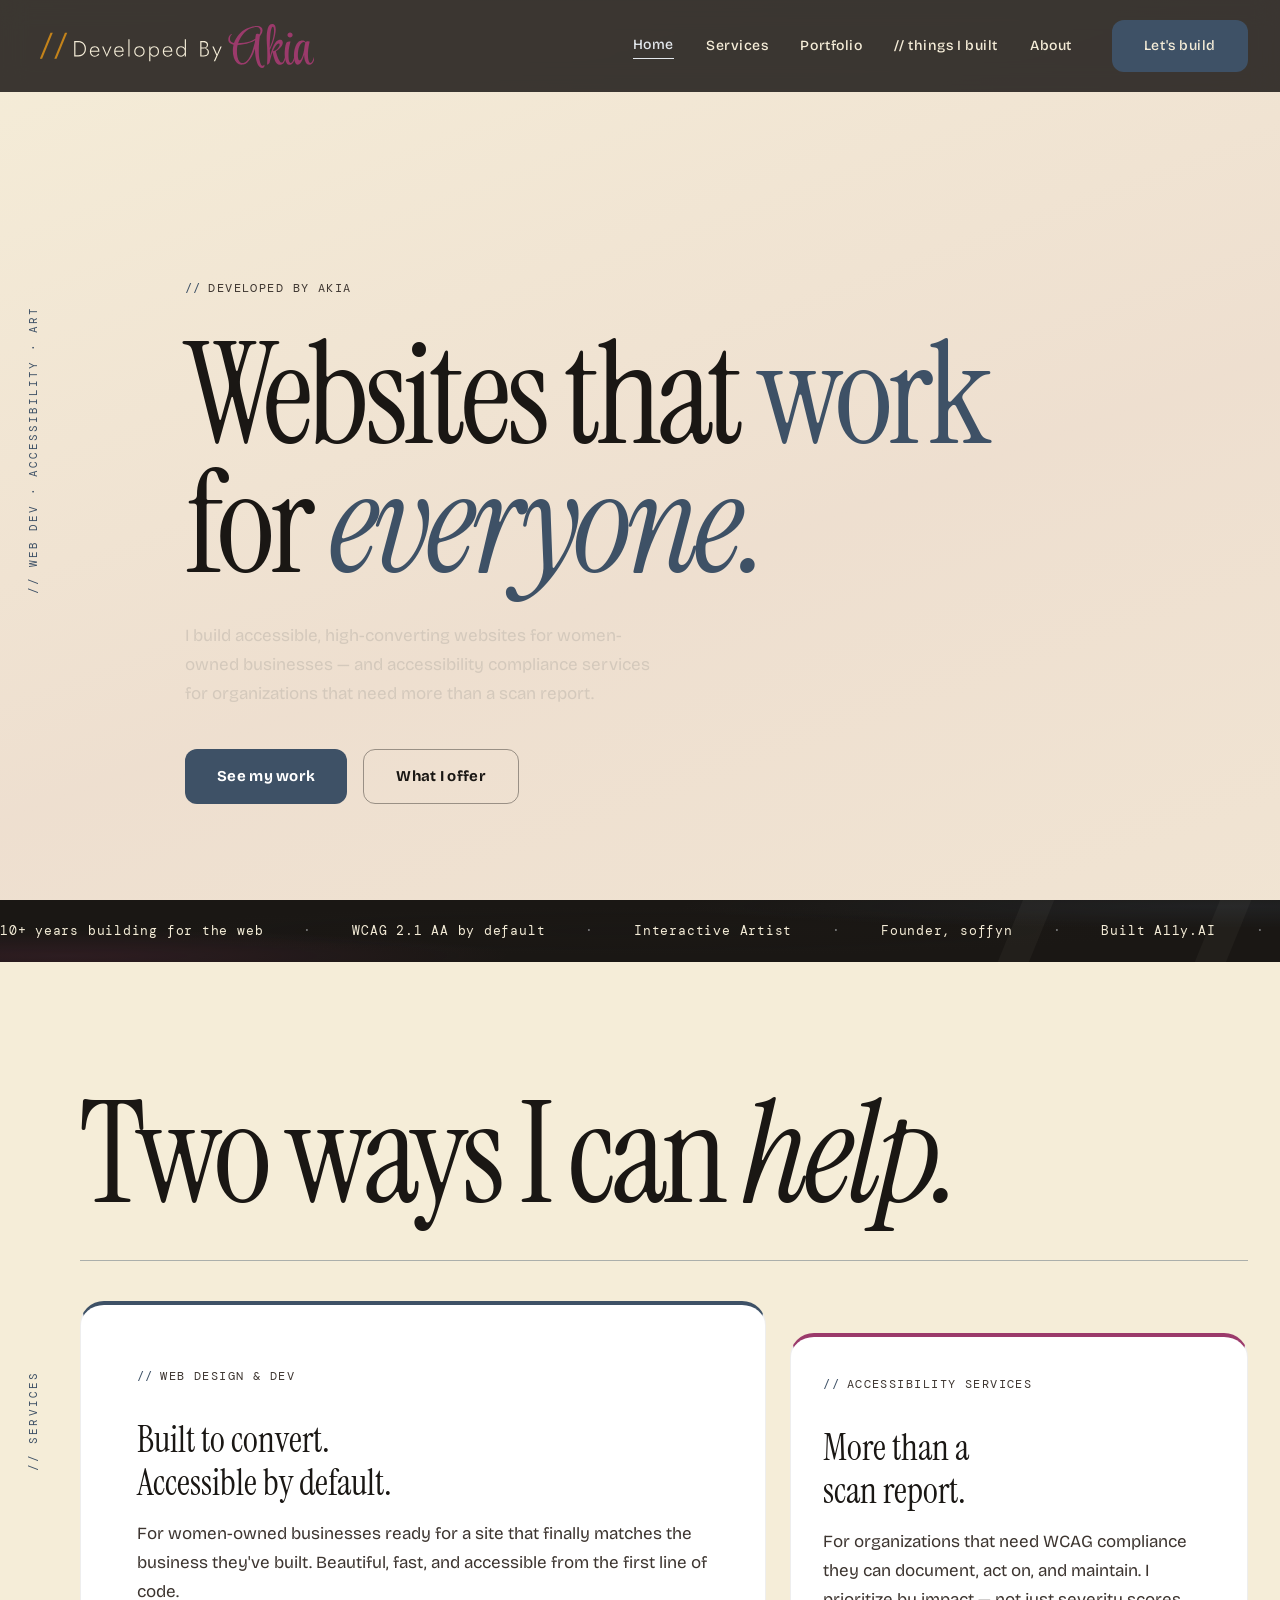
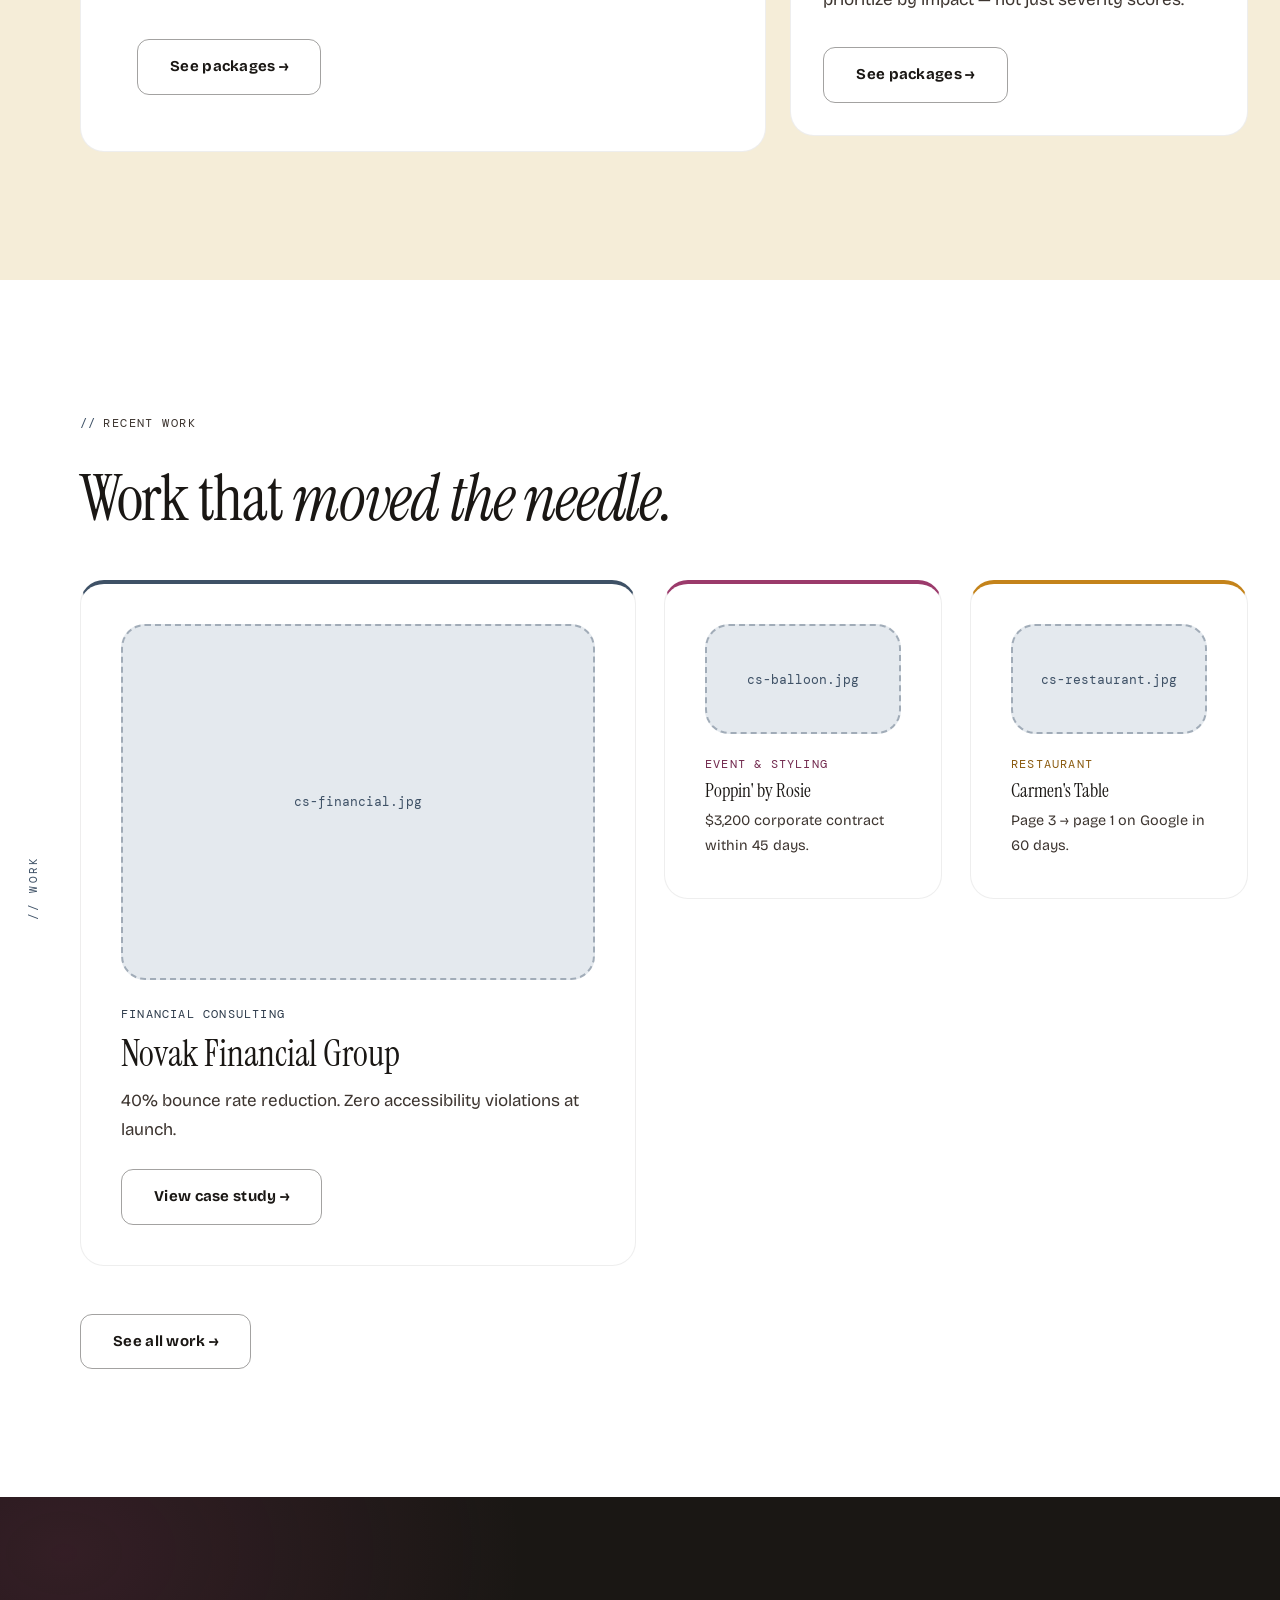
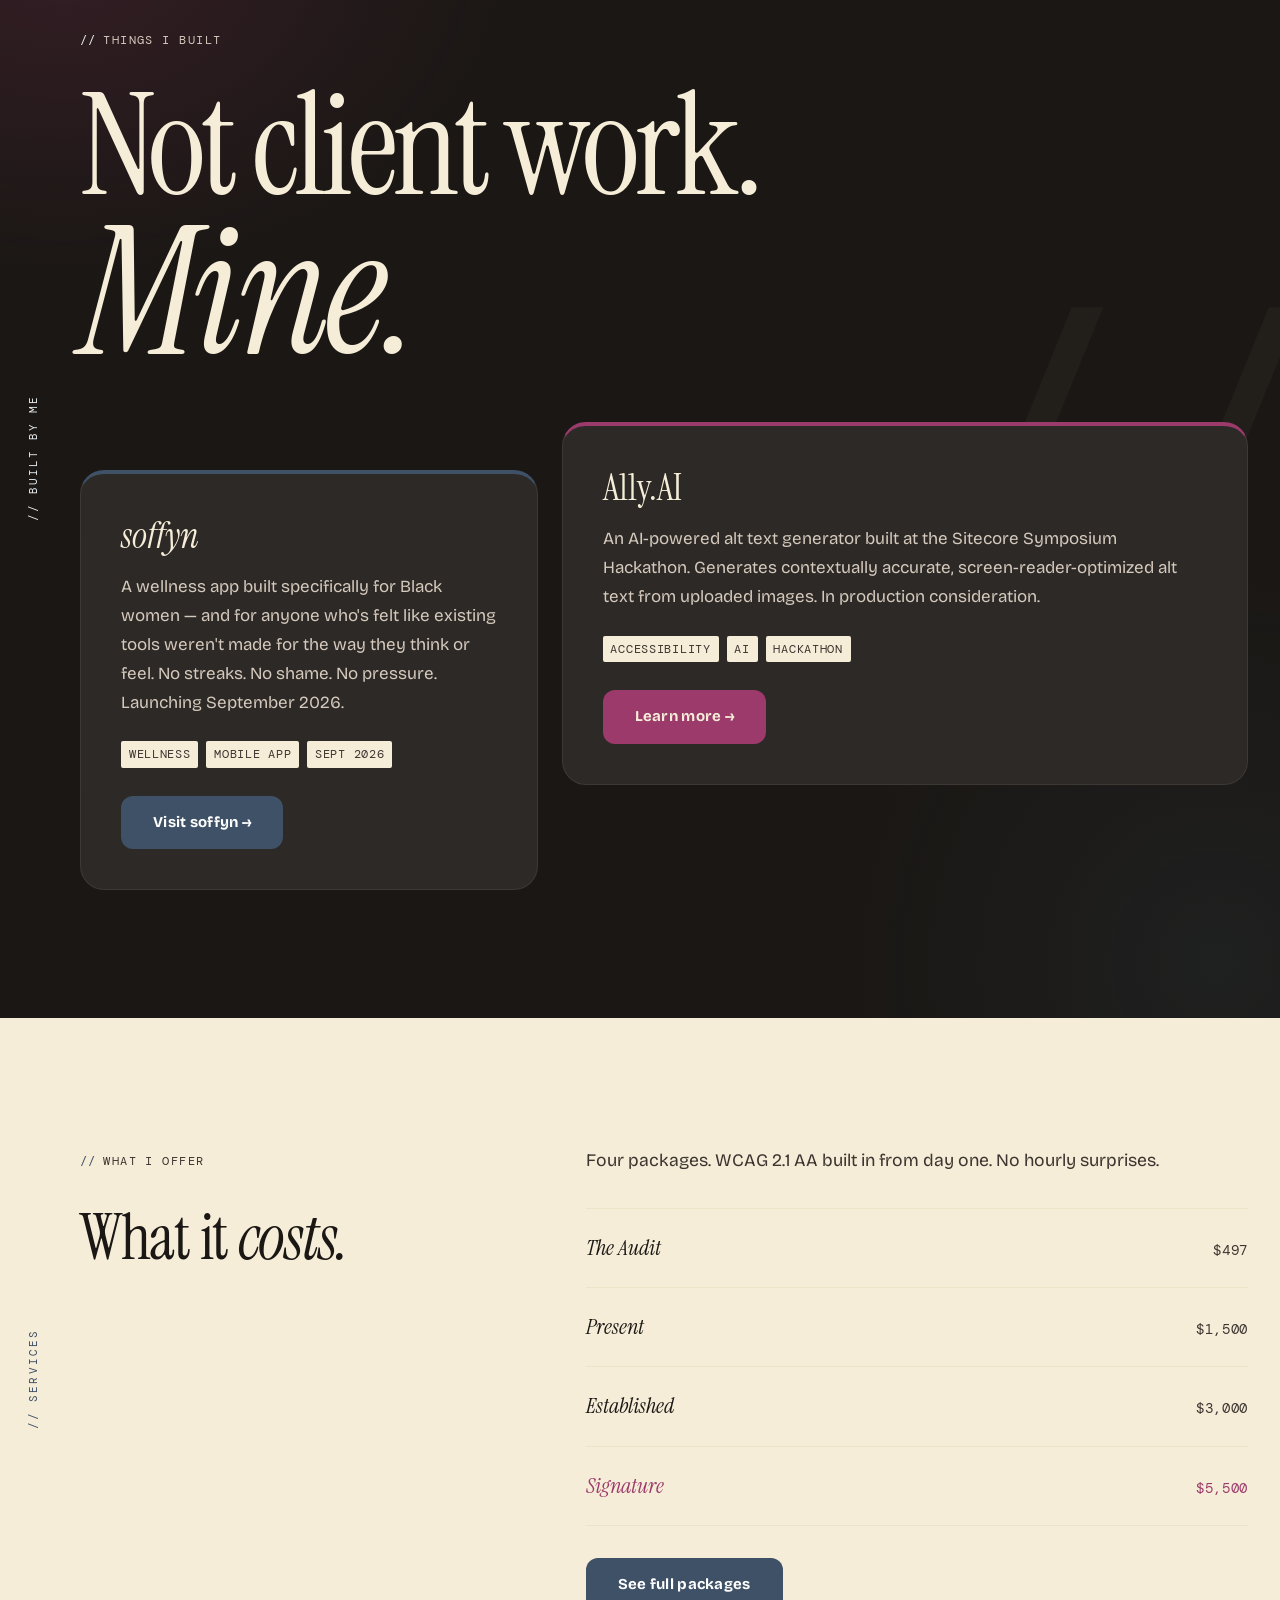
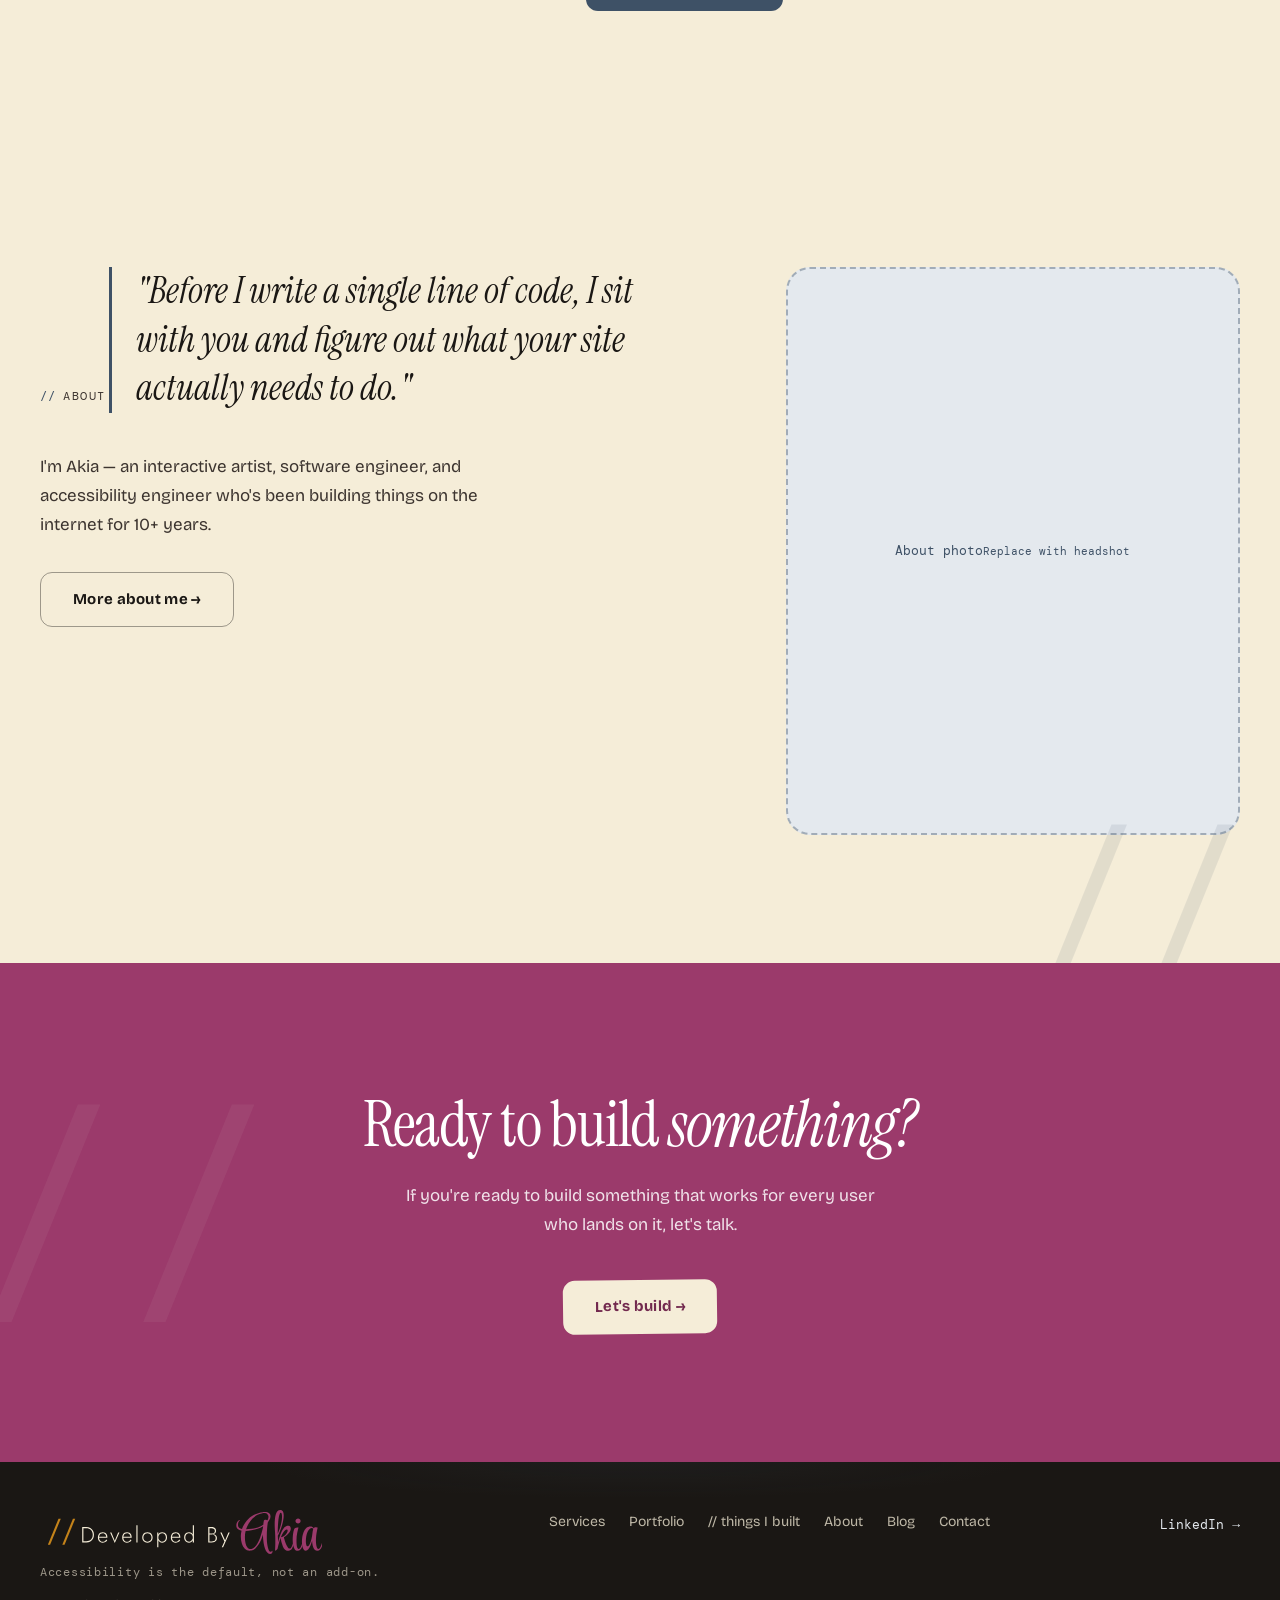
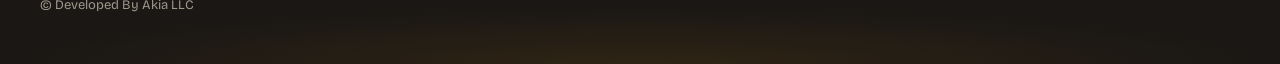
<file: index.html>
<!doctype html>
<html lang="en">
  <head>
    <meta charset="UTF-8" />
    <meta name="viewport" content="width=device-width, initial-scale=1.0" />
    <title>
      Developed By Akia — Accessible Web Design for Women-Owned Businesses
    </title>
    <meta
      name="description"
      content="I build accessible, high-converting websites for women-owned businesses and accessibility compliance services for organizations. WCAG 2.1 AA by default."
    />
    <meta property="og:title" content="Developed By Akia" />
    <meta
      property="og:description"
      content="Accessible web design for women-owned businesses. WCAG 2.1 AA by default."
    />
    <meta property="og:url" content="https://developedbyakia.com" />
    <link rel="canonical" href="https://developedbyakia.com" />
    <link rel="preconnect" href="https://fonts.googleapis.com" />
    <link rel="preconnect" href="https://fonts.gstatic.com" crossorigin />
    <link
      href="https://fonts.googleapis.com/css2?family=Bricolage+Grotesque:opsz,wght@12..96,400;12..96,500;12..96,700&family=DM+Mono:wght@400&family=Instrument+Serif:ital@0;1&display=swap"
      rel="stylesheet"
    />
    <link rel="stylesheet" href="/css/reset.css" />
    <link rel="stylesheet" href="/css/tokens.css" />
    <link rel="stylesheet" href="/css/main.css" />
    <script type="application/ld+json">
      {
        "@context": "https://schema.org",
        "@type": "LocalBusiness",
        "name": "Developed By Akia LLC",
        "url": "https://developedbyakia.com",
        "description": "Web development and accessibility consultancy for women-owned businesses.",
        "founder": { "@type": "Person", "name": "Akia Young" },
        "serviceType": [
          "Web Design",
          "Web Development",
          "Accessibility Engineering"
        ]
      }
    </script>
  </head>
  <body>
    <a href="#main" class="skip-nav">Skip to main content</a>

    <header class="site-header" id="site-header" style="background: rgba(26,23,20,0.85); backdrop-filter: blur(12px);">
      <a href="/" class="logo" aria-label="Developed By Akia — home">
        <svg xmlns="http://www.w3.org/2000/svg" xmlns:xlink="http://www.w3.org/1999/xlink" viewBox="402 375 642 100" height="44" aria-hidden="true" focusable="false" style="display:block;"><defs><g/><clipPath id="clip-logo-h-a"><rect x="0" width="43" y="0" height="91"/></clipPath><clipPath id="clip-logo-h-b"><rect x="0" width="43" y="0" height="91"/></clipPath></defs><g fill="#f5edd8" fill-opacity="1"><g transform="translate(493.718206, 448.883641)"><g><path d="M 4.203125 -35 L 4.203125 0 L 6.953125 0 L 6.953125 -35 Z M 13.703125 0 C 17.097656 0 20.085938 -0.734375 22.671875 -2.203125 C 25.253906 -3.671875 27.269531 -5.710938 28.71875 -8.328125 C 30.175781 -10.941406 30.90625 -14 30.90625 -17.5 C 30.90625 -21 30.175781 -24.054688 28.71875 -26.671875 C 27.269531 -29.285156 25.253906 -31.328125 22.671875 -32.796875 C 20.085938 -34.265625 17.097656 -35 13.703125 -35 L 5.703125 -35 L 5.703125 -32.25 L 13.703125 -32.25 C 15.867188 -32.25 17.84375 -31.898438 19.625 -31.203125 C 21.40625 -30.503906 22.925781 -29.507812 24.1875 -28.21875 C 25.457031 -26.9375 26.4375 -25.382812 27.125 -23.5625 C 27.8125 -21.75 28.15625 -19.726562 28.15625 -17.5 C 28.15625 -15.269531 27.8125 -13.242188 27.125 -11.421875 C 26.4375 -9.609375 25.457031 -8.054688 24.1875 -6.765625 C 22.925781 -5.484375 21.40625 -4.492188 19.625 -3.796875 C 17.84375 -3.097656 15.867188 -2.75 13.703125 -2.75 L 5.703125 -2.75 L 5.703125 0 Z M 13.703125 0 "/></g></g></g><g fill="#f5edd8" fill-opacity="1"><g transform="translate(531.613035, 448.883641)"><g><path d="M 12.59375 0.5 C 14.894531 0.5 16.90625 0.0234375 18.625 -0.921875 C 20.34375 -1.867188 21.851562 -3.34375 23.15625 -5.34375 L 21.046875 -6.703125 C 20.015625 -5.066406 18.835938 -3.863281 17.515625 -3.09375 C 16.203125 -2.332031 14.664062 -1.953125 12.90625 -1.953125 C 11.238281 -1.953125 9.78125 -2.347656 8.53125 -3.140625 C 7.28125 -3.941406 6.3125 -5.078125 5.625 -6.546875 C 4.9375 -8.015625 4.59375 -9.734375 4.59375 -11.703125 C 4.59375 -13.628906 4.941406 -15.300781 5.640625 -16.71875 C 6.347656 -18.132812 7.328125 -19.234375 8.578125 -20.015625 C 9.828125 -20.804688 11.300781 -21.203125 13 -21.203125 C 14.46875 -21.203125 15.785156 -20.847656 16.953125 -20.140625 C 18.117188 -19.441406 19.039062 -18.476562 19.71875 -17.25 C 20.40625 -16.019531 20.75 -14.617188 20.75 -13.046875 C 20.75 -12.785156 20.707031 -12.507812 20.625 -12.21875 C 20.539062 -11.9375 20.46875 -11.710938 20.40625 -11.546875 L 21.5 -13.09375 L 3.59375 -13.09375 L 3.59375 -10.84375 L 23.453125 -10.84375 C 23.484375 -11.007812 23.503906 -11.207031 23.515625 -11.4375 C 23.535156 -11.675781 23.546875 -11.894531 23.546875 -12.09375 C 23.546875 -14.332031 23.101562 -16.304688 22.21875 -18.015625 C 21.34375 -19.734375 20.113281 -21.078125 18.53125 -22.046875 C 16.945312 -23.015625 15.101562 -23.5 13 -23.5 C 10.832031 -23.5 8.914062 -22.988281 7.25 -21.96875 C 5.582031 -20.957031 4.28125 -19.550781 3.34375 -17.75 C 2.414062 -15.945312 1.953125 -13.878906 1.953125 -11.546875 C 1.953125 -9.210938 2.410156 -7.132812 3.328125 -5.3125 C 4.242188 -3.5 5.5 -2.078125 7.09375 -1.046875 C 8.695312 -0.015625 10.53125 0.5 12.59375 0.5 Z M 12.59375 0.5 "/></g></g></g><g fill="#f5edd8" fill-opacity="1"><g transform="translate(561.159113, 448.883641)"><g><path d="M 0.203125 -23 L 10.796875 1.34375 L 21.40625 -23 L 18.453125 -23 L 10.796875 -4.25 L 3.15625 -23 Z M 0.203125 -23 "/></g></g></g><g fill="#f5edd8" fill-opacity="1"><g transform="translate(586.805801, 448.883641)"><g><path d="M 12.59375 0.5 C 14.894531 0.5 16.90625 0.0234375 18.625 -0.921875 C 20.34375 -1.867188 21.851562 -3.34375 23.15625 -5.34375 L 21.046875 -6.703125 C 20.015625 -5.066406 18.835938 -3.863281 17.515625 -3.09375 C 16.203125 -2.332031 14.664062 -1.953125 12.90625 -1.953125 C 11.238281 -1.953125 9.78125 -2.347656 8.53125 -3.140625 C 7.28125 -3.941406 6.3125 -5.078125 5.625 -6.546875 C 4.9375 -8.015625 4.59375 -9.734375 4.59375 -11.703125 C 4.59375 -13.628906 4.941406 -15.300781 5.640625 -16.71875 C 6.347656 -18.132812 7.328125 -19.234375 8.578125 -20.015625 C 9.828125 -20.804688 11.300781 -21.203125 13 -21.203125 C 14.46875 -21.203125 15.785156 -20.847656 16.953125 -20.140625 C 18.117188 -19.441406 19.039062 -18.476562 19.71875 -17.25 C 20.40625 -16.019531 20.75 -14.617188 20.75 -13.046875 C 20.75 -12.785156 20.707031 -12.507812 20.625 -12.21875 C 20.539062 -11.9375 20.46875 -11.710938 20.40625 -11.546875 L 21.5 -13.09375 L 3.59375 -13.09375 L 3.59375 -10.84375 L 23.453125 -10.84375 C 23.484375 -11.007812 23.503906 -11.207031 23.515625 -11.4375 C 23.535156 -11.675781 23.546875 -11.894531 23.546875 -12.09375 C 23.546875 -14.332031 23.101562 -16.304688 22.21875 -18.015625 C 21.34375 -19.734375 20.113281 -21.078125 18.53125 -22.046875 C 16.945312 -23.015625 15.101562 -23.5 13 -23.5 C 10.832031 -23.5 8.914062 -22.988281 7.25 -21.96875 C 5.582031 -20.957031 4.28125 -19.550781 3.34375 -17.75 C 2.414062 -15.945312 1.953125 -13.878906 1.953125 -11.546875 C 1.953125 -9.210938 2.410156 -7.132812 3.328125 -5.3125 C 4.242188 -3.5 5.5 -2.078125 7.09375 -1.046875 C 8.695312 -0.015625 10.53125 0.5 12.59375 0.5 Z M 12.59375 0.5 "/></g></g></g><g fill="#f5edd8" fill-opacity="1"><g transform="translate(617.1018, 448.883641)"><g><path d="M 3.953125 -39 L 3.953125 0 L 6.546875 0 L 6.546875 -39 Z M 3.953125 -39 "/></g></g></g><g fill="#f5edd8" fill-opacity="1"><g transform="translate(632.400124, 448.883641)"><g><path d="M 1.953125 -11.5 C 1.953125 -9.195312 2.46875 -7.132812 3.5 -5.3125 C 4.53125 -3.5 5.9375 -2.078125 7.71875 -1.046875 C 9.507812 -0.015625 11.519531 0.5 13.75 0.5 C 15.976562 0.5 17.984375 -0.015625 19.765625 -1.046875 C 21.554688 -2.078125 22.96875 -3.5 24 -5.3125 C 25.03125 -7.132812 25.546875 -9.195312 25.546875 -11.5 C 25.546875 -13.832031 25.03125 -15.898438 24 -17.703125 C 22.96875 -19.503906 21.554688 -20.921875 19.765625 -21.953125 C 17.984375 -22.984375 15.976562 -23.5 13.75 -23.5 C 11.519531 -23.5 9.507812 -22.984375 7.71875 -21.953125 C 5.9375 -20.921875 4.53125 -19.503906 3.5 -17.703125 C 2.46875 -15.898438 1.953125 -13.832031 1.953125 -11.5 Z M 4.59375 -11.5 C 4.59375 -13.363281 4.992188 -15.007812 5.796875 -16.4375 C 6.597656 -17.875 7.691406 -19 9.078125 -19.8125 C 10.460938 -20.632812 12.019531 -21.046875 13.75 -21.046875 C 15.476562 -21.046875 17.035156 -20.632812 18.421875 -19.8125 C 19.804688 -19 20.898438 -17.867188 21.703125 -16.421875 C 22.503906 -14.972656 22.90625 -13.332031 22.90625 -11.5 C 22.90625 -9.632812 22.503906 -7.984375 21.703125 -6.546875 C 20.898438 -5.117188 19.804688 -3.992188 18.421875 -3.171875 C 17.035156 -2.359375 15.476562 -1.953125 13.75 -1.953125 C 12.019531 -1.953125 10.460938 -2.359375 9.078125 -3.171875 C 7.691406 -3.992188 6.597656 -5.117188 5.796875 -6.546875 C 4.992188 -7.984375 4.59375 -9.632812 4.59375 -11.5 Z M 4.59375 -11.5 "/></g></g></g><g fill="#f5edd8" fill-opacity="1"><g transform="translate(664.695817, 448.883641)"><g><path d="M 6.296875 11 L 6.296875 -23 L 3.703125 -23 L 3.703125 11 Z M 25.953125 -11.5 C 25.953125 -14 25.457031 -16.140625 24.46875 -17.921875 C 23.488281 -19.703125 22.15625 -21.078125 20.46875 -22.046875 C 18.789062 -23.015625 16.914062 -23.5 14.84375 -23.5 C 12.914062 -23.5 11.21875 -22.972656 9.75 -21.921875 C 8.28125 -20.867188 7.132812 -19.441406 6.3125 -17.640625 C 5.5 -15.847656 5.09375 -13.800781 5.09375 -11.5 C 5.09375 -9.226562 5.5 -7.1875 6.3125 -5.375 C 7.132812 -3.5625 8.28125 -2.128906 9.75 -1.078125 C 11.21875 -0.0234375 12.914062 0.5 14.84375 0.5 C 16.914062 0.5 18.789062 0.015625 20.46875 -0.953125 C 22.15625 -1.921875 23.488281 -3.300781 24.46875 -5.09375 C 25.457031 -6.894531 25.953125 -9.03125 25.953125 -11.5 Z M 23.34375 -11.5 C 23.34375 -9.5 22.941406 -7.78125 22.140625 -6.34375 C 21.347656 -4.914062 20.285156 -3.828125 18.953125 -3.078125 C 17.617188 -2.328125 16.132812 -1.953125 14.5 -1.953125 C 13.101562 -1.953125 11.769531 -2.367188 10.5 -3.203125 C 9.226562 -4.035156 8.207031 -5.164062 7.4375 -6.59375 C 6.675781 -8.03125 6.296875 -9.664062 6.296875 -11.5 C 6.296875 -13.332031 6.675781 -14.960938 7.4375 -16.390625 C 8.207031 -17.828125 9.226562 -18.960938 10.5 -19.796875 C 11.769531 -20.628906 13.101562 -21.046875 14.5 -21.046875 C 16.132812 -21.046875 17.617188 -20.671875 18.953125 -19.921875 C 20.285156 -19.171875 21.347656 -18.078125 22.140625 -16.640625 C 22.941406 -15.210938 23.34375 -13.5 23.34375 -11.5 Z M 23.34375 -11.5 "/></g></g></g><g fill="#f5edd8" fill-opacity="1"><g transform="translate(697.391436, 448.883641)"><g><path d="M 12.59375 0.5 C 14.894531 0.5 16.90625 0.0234375 18.625 -0.921875 C 20.34375 -1.867188 21.851562 -3.34375 23.15625 -5.34375 L 21.046875 -6.703125 C 20.015625 -5.066406 18.835938 -3.863281 17.515625 -3.09375 C 16.203125 -2.332031 14.664062 -1.953125 12.90625 -1.953125 C 11.238281 -1.953125 9.78125 -2.347656 8.53125 -3.140625 C 7.28125 -3.941406 6.3125 -5.078125 5.625 -6.546875 C 4.9375 -8.015625 4.59375 -9.734375 4.59375 -11.703125 C 4.59375 -13.628906 4.941406 -15.300781 5.640625 -16.71875 C 6.347656 -18.132812 7.328125 -19.234375 8.578125 -20.015625 C 9.828125 -20.804688 11.300781 -21.203125 13 -21.203125 C 14.46875 -21.203125 15.785156 -20.847656 16.953125 -20.140625 C 18.117188 -19.441406 19.039062 -18.476562 19.71875 -17.25 C 20.40625 -16.019531 20.75 -14.617188 20.75 -13.046875 C 20.75 -12.785156 20.707031 -12.507812 20.625 -12.21875 C 20.539062 -11.9375 20.46875 -11.710938 20.40625 -11.546875 L 21.5 -13.09375 L 3.59375 -13.09375 L 3.59375 -10.84375 L 23.453125 -10.84375 C 23.484375 -11.007812 23.503906 -11.207031 23.515625 -11.4375 C 23.535156 -11.675781 23.546875 -11.894531 23.546875 -12.09375 C 23.546875 -14.332031 23.101562 -16.304688 22.21875 -18.015625 C 21.34375 -19.734375 20.113281 -21.078125 18.53125 -22.046875 C 16.945312 -23.015625 15.101562 -23.5 13 -23.5 C 10.832031 -23.5 8.914062 -22.988281 7.25 -21.96875 C 5.582031 -20.957031 4.28125 -19.550781 3.34375 -17.75 C 2.414062 -15.945312 1.953125 -13.878906 1.953125 -11.546875 C 1.953125 -9.210938 2.410156 -7.132812 3.328125 -5.3125 C 4.242188 -3.5 5.5 -2.078125 7.09375 -1.046875 C 8.695312 -0.015625 10.53125 0.5 12.59375 0.5 Z M 12.59375 0.5 "/></g></g></g><g fill="#f5edd8" fill-opacity="1"><g transform="translate(727.687446, 448.883641)"><g><path d="M 21.59375 -39 L 21.59375 0 L 24.203125 0 L 24.203125 -39 Z M 1.953125 -11.5 C 1.953125 -9.03125 2.453125 -6.894531 3.453125 -5.09375 C 4.453125 -3.300781 5.789062 -1.921875 7.46875 -0.953125 C 9.15625 0.015625 11.015625 0.5 13.046875 0.5 C 15.046875 0.5 16.757812 -0.0234375 18.1875 -1.078125 C 19.625 -2.128906 20.75 -3.5625 21.5625 -5.375 C 22.382812 -7.1875 22.796875 -9.226562 22.796875 -11.5 C 22.796875 -13.800781 22.382812 -15.847656 21.5625 -17.640625 C 20.75 -19.441406 19.625 -20.867188 18.1875 -21.921875 C 16.757812 -22.972656 15.046875 -23.5 13.046875 -23.5 C 11.015625 -23.5 9.15625 -23.015625 7.46875 -22.046875 C 5.789062 -21.078125 4.453125 -19.703125 3.453125 -17.921875 C 2.453125 -16.140625 1.953125 -14 1.953125 -11.5 Z M 4.59375 -11.5 C 4.59375 -13.5 4.984375 -15.210938 5.765625 -16.640625 C 6.554688 -18.078125 7.625 -19.171875 8.96875 -19.921875 C 10.320312 -20.671875 11.800781 -21.046875 13.40625 -21.046875 C 14.832031 -21.046875 16.171875 -20.628906 17.421875 -19.796875 C 18.671875 -18.960938 19.675781 -17.828125 20.4375 -16.390625 C 21.207031 -14.960938 21.59375 -13.332031 21.59375 -11.5 C 21.59375 -9.664062 21.207031 -8.03125 20.4375 -6.59375 C 19.675781 -5.164062 18.671875 -4.035156 17.421875 -3.203125 C 16.171875 -2.367188 14.832031 -1.953125 13.40625 -1.953125 C 11.800781 -1.953125 10.320312 -2.328125 8.96875 -3.078125 C 7.625 -3.828125 6.554688 -4.914062 5.765625 -6.34375 C 4.984375 -7.78125 4.59375 -9.5 4.59375 -11.5 Z M 4.59375 -11.5 "/></g></g></g><g fill="#f5edd8" fill-opacity="1"><g transform="translate(760.383076, 448.883641)"><g/></g></g><g fill="#f5edd8" fill-opacity="1"><g transform="translate(780.180689, 448.883641)"><g><path d="M 6.34375 -18.796875 L 12 -18.796875 C 13.96875 -18.796875 15.703125 -19.085938 17.203125 -19.671875 C 18.703125 -20.253906 19.875 -21.117188 20.71875 -22.265625 C 21.570312 -23.421875 22 -24.847656 22 -26.546875 C 22 -28.410156 21.582031 -29.96875 20.75 -31.21875 C 19.914062 -32.46875 18.738281 -33.410156 17.21875 -34.046875 C 15.707031 -34.679688 13.898438 -35 11.796875 -35 L 4.203125 -35 L 4.203125 0 L 12.296875 0 C 14.566406 0 16.578125 -0.363281 18.328125 -1.09375 C 20.078125 -1.832031 21.453125 -2.953125 22.453125 -4.453125 C 23.453125 -5.953125 23.953125 -7.851562 23.953125 -10.15625 C 23.953125 -11.75 23.625 -13.132812 22.96875 -14.3125 C 22.320312 -15.5 21.457031 -16.476562 20.375 -17.25 C 19.289062 -18.019531 18.066406 -18.59375 16.703125 -18.96875 C 15.335938 -19.351562 13.9375 -19.546875 12.5 -19.546875 L 6.34375 -19.546875 L 6.34375 -17.953125 L 12.296875 -17.953125 C 13.492188 -17.953125 14.617188 -17.785156 15.671875 -17.453125 C 16.722656 -17.117188 17.664062 -16.625 18.5 -15.96875 C 19.332031 -15.320312 19.984375 -14.523438 20.453125 -13.578125 C 20.921875 -12.628906 21.15625 -11.535156 21.15625 -10.296875 C 21.15625 -8.566406 20.785156 -7.125 20.046875 -5.96875 C 19.316406 -4.820312 18.285156 -3.945312 16.953125 -3.34375 C 15.617188 -2.75 14.066406 -2.453125 12.296875 -2.453125 L 6.953125 -2.453125 L 6.953125 -32.546875 L 11.796875 -32.546875 C 14.066406 -32.546875 15.875 -32.003906 17.21875 -30.921875 C 18.570312 -29.835938 19.25 -28.332031 19.25 -26.40625 C 19.25 -25.03125 18.914062 -23.898438 18.25 -23.015625 C 17.582031 -22.140625 16.679688 -21.484375 15.546875 -21.046875 C 14.410156 -20.617188 13.160156 -20.40625 11.796875 -20.40625 L 6.34375 -20.40625 Z M 6.34375 -18.796875 "/></g></g></g><g fill="#f5edd8" fill-opacity="1"><g transform="translate(811.626533, 448.883641)"><g><path d="M 21.5 -23 L 18.59375 -23 L 10.453125 -3.5 L 11.65625 -3.40625 L 3.296875 -23 L 0.203125 -23 L 9.5 -2.34375 L 3.59375 11 L 6.5 11 Z M 21.5 -23 "/></g></g></g><g fill="#9b3a6b" fill-opacity="1"><g transform="translate(850.336839, 467.009969)"><g><path d="M 80.09375 1.6875 L 80.09375 2.546875 C 80.09375 6.171875 78.359375 7.984375 74.890625 7.984375 L 74.15625 7.984375 C 71.65625 7.742188 69.476562 6.515625 67.625 4.296875 C 65.769531 2.078125 64.21875 -0.863281 62.96875 -4.53125 C 61.71875 -8.207031 60.734375 -12.265625 60.015625 -16.703125 C 59.523438 -19.765625 59.140625 -22.925781 58.859375 -26.1875 C 58.578125 -29.457031 58.394531 -32.742188 58.3125 -36.046875 C 57.1875 -32.015625 55.753906 -27.984375 54.015625 -23.953125 C 52.285156 -19.921875 50.289062 -16.191406 48.03125 -12.765625 C 45.769531 -9.335938 43.285156 -6.472656 40.578125 -4.171875 C 37.878906 -1.867188 34.957031 -0.4375 31.8125 0.125 C 30.601562 0.363281 29.394531 0.484375 28.1875 0.484375 C 23.832031 0.484375 20.160156 -0.984375 17.171875 -3.921875 C 14.191406 -6.867188 11.9375 -10.78125 10.40625 -15.65625 C 8.875 -20.539062 8.109375 -25.847656 8.109375 -31.578125 C 8.109375 -32.140625 8.128906 -32.703125 8.171875 -33.265625 C 8.210938 -33.835938 8.234375 -34.40625 8.234375 -34.96875 C 8.472656 -38.507812 8.953125 -41.894531 9.671875 -45.125 C 6.203125 -45.769531 3.359375 -47.0625 1.140625 -49 C -1.066406 -50.9375 -2.171875 -53.757812 -2.171875 -57.46875 C -2.171875 -59.726562 -1.609375 -61.925781 -0.484375 -64.0625 C 0.640625 -66.195312 2.332031 -67.867188 4.59375 -69.078125 C 4.757812 -69.160156 4.921875 -69.203125 5.078125 -69.203125 C 5.566406 -69.203125 5.8125 -68.960938 5.8125 -68.484375 C 5.8125 -67.992188 5.609375 -67.628906 5.203125 -67.390625 C 3.910156 -66.503906 2.984375 -65.171875 2.421875 -63.390625 C 1.859375 -61.617188 1.578125 -59.847656 1.578125 -58.078125 C 1.578125 -55.410156 2.398438 -53.3125 4.046875 -51.78125 C 5.703125 -50.25 7.941406 -49.203125 10.765625 -48.640625 C 13.109375 -55.816406 16.675781 -62.144531 21.46875 -67.625 C 26.269531 -73.113281 31.851562 -77.550781 38.21875 -80.9375 C 44.59375 -84.320312 51.171875 -86.378906 57.953125 -87.109375 C 58.753906 -87.191406 59.519531 -87.25 60.25 -87.28125 C 60.976562 -87.320312 61.664062 -87.34375 62.3125 -87.34375 C 67.0625 -87.34375 70.460938 -86.4375 72.515625 -84.625 C 74.578125 -82.8125 75.609375 -80.570312 75.609375 -77.90625 C 75.609375 -75.164062 74.722656 -72.222656 72.953125 -69.078125 C 72.390625 -68.191406 71.804688 -67.304688 71.203125 -66.421875 C 70.597656 -65.535156 69.972656 -64.6875 69.328125 -63.875 C 68.921875 -60.726562 68.453125 -56.269531 67.921875 -50.5 C 67.398438 -44.738281 67.140625 -38.59375 67.140625 -32.0625 C 67.140625 -29.476562 67.179688 -26.894531 67.265625 -24.3125 C 67.347656 -21.738281 67.550781 -19.160156 67.875 -16.578125 C 68.195312 -13.910156 68.679688 -11.066406 69.328125 -8.046875 C 69.972656 -5.023438 70.816406 -2.421875 71.859375 -0.234375 C 72.910156 1.941406 74.160156 3.066406 75.609375 3.140625 L 75.859375 3.140625 C 76.503906 3.222656 77.085938 3.039062 77.609375 2.59375 C 78.128906 2.15625 78.429688 1.691406 78.515625 1.203125 C 78.597656 0.640625 78.84375 0.359375 79.25 0.359375 C 79.8125 0.359375 80.09375 0.800781 80.09375 1.6875 Z M 58.671875 -53.359375 L 58.796875 -55.171875 C 54.921875 -52.828125 50.6875 -50.890625 46.09375 -49.359375 C 41.5 -47.828125 36.898438 -46.675781 32.296875 -45.90625 C 27.703125 -45.144531 23.304688 -44.679688 19.109375 -44.515625 C 18.390625 -41.773438 17.90625 -38.992188 17.65625 -36.171875 C 17.582031 -35.046875 17.523438 -33.9375 17.484375 -32.84375 C 17.441406 -31.757812 17.421875 -30.648438 17.421875 -29.515625 C 17.421875 -24.753906 17.882812 -20.359375 18.8125 -16.328125 C 19.738281 -12.296875 21.171875 -9.085938 23.109375 -6.703125 C 25.046875 -4.328125 27.460938 -3.140625 30.359375 -3.140625 C 30.679688 -3.140625 31.003906 -3.160156 31.328125 -3.203125 C 31.648438 -3.242188 31.972656 -3.304688 32.296875 -3.390625 C 34.960938 -3.867188 37.484375 -5.335938 39.859375 -7.796875 C 42.242188 -10.265625 44.441406 -13.375 46.453125 -17.125 C 48.472656 -20.875 50.289062 -24.90625 51.90625 -29.21875 C 53.519531 -33.53125 54.847656 -37.828125 55.890625 -42.109375 C 56.378906 -44.117188 56.882812 -46.070312 57.40625 -47.96875 C 57.925781 -49.863281 58.347656 -51.660156 58.671875 -53.359375 Z M 59.15625 -58.4375 C 59.320312 -60.445312 59.546875 -62.316406 59.828125 -64.046875 C 60.109375 -65.785156 60.410156 -67.34375 60.734375 -68.71875 C 60.816406 -68.957031 61.195312 -69.175781 61.875 -69.375 C 62.5625 -69.582031 63.351562 -69.6875 64.25 -69.6875 C 64.96875 -69.6875 65.707031 -69.601562 66.46875 -69.4375 C 67.238281 -69.28125 67.945312 -68.960938 68.59375 -68.484375 L 69.078125 -69.4375 C 70.367188 -72.019531 71.015625 -74.398438 71.015625 -76.578125 C 71.015625 -79.003906 70.1875 -81.019531 68.53125 -82.625 C 66.882812 -84.238281 64.242188 -85.046875 60.609375 -85.046875 C 60.128906 -85.046875 59.625 -85.023438 59.09375 -84.984375 C 58.570312 -84.953125 58.03125 -84.894531 57.46875 -84.8125 C 52.945312 -84.25 48.726562 -82.835938 44.8125 -80.578125 C 40.90625 -78.316406 37.335938 -75.472656 34.109375 -72.046875 C 30.890625 -68.617188 28.085938 -64.847656 25.703125 -60.734375 C 23.328125 -56.617188 21.453125 -52.382812 20.078125 -48.03125 C 24.191406 -48.1875 28.566406 -48.585938 33.203125 -49.234375 C 37.847656 -49.878906 42.425781 -50.945312 46.9375 -52.4375 C 51.457031 -53.9375 55.53125 -55.9375 59.15625 -58.4375 Z M 59.15625 -58.4375 "/></g></g></g><g fill="#9b3a6b" fill-opacity="1"><g transform="translate(933.686979, 467.009969)"><g><path d="M 8.828125 -33.640625 C 8.992188 -31.453125 9.113281 -29.085938 9.1875 -26.546875 C 9.269531 -24.015625 9.351562 -21.457031 9.4375 -18.875 C 10.320312 -22.5 11.429688 -26.445312 12.765625 -30.71875 C 14.097656 -35 15.691406 -39.09375 17.546875 -43 C 19.398438 -46.914062 21.535156 -50.125 23.953125 -52.625 C 26.367188 -55.125 29.070312 -56.375 32.0625 -56.375 C 34.644531 -56.375 36.335938 -55.609375 37.140625 -54.078125 C 37.953125 -52.546875 38.359375 -50.929688 38.359375 -49.234375 C 38.359375 -47.054688 37.507812 -44.695312 35.8125 -42.15625 C 34.113281 -39.625 32.070312 -37.285156 29.6875 -35.140625 C 27.3125 -33.003906 25 -31.375 22.75 -30.25 C 22.90625 -29.113281 23.265625 -27.5 23.828125 -25.40625 C 24.398438 -23.3125 25.085938 -21.050781 25.890625 -18.625 C 26.691406 -16.207031 27.632812 -13.910156 28.71875 -11.734375 C 29.8125 -9.554688 30.941406 -7.78125 32.109375 -6.40625 C 33.285156 -5.039062 34.519531 -4.359375 35.8125 -4.359375 C 36.9375 -4.359375 37.863281 -4.859375 38.59375 -5.859375 C 39.320312 -6.867188 39.882812 -7.78125 40.28125 -8.59375 C 41.332031 -10.851562 42.382812 -13.71875 43.4375 -17.1875 C 43.757812 -17.90625 44.082031 -18.265625 44.40625 -18.265625 C 44.800781 -18.265625 45 -17.78125 45 -16.8125 L 45 -16.328125 C 44.925781 -14.640625 44.546875 -12.722656 43.859375 -10.578125 C 43.171875 -8.441406 42.265625 -6.488281 41.140625 -4.71875 C 40.171875 -3.1875 39 -1.9375 37.625 -0.96875 C 36.25 0 34.71875 0.523438 33.03125 0.609375 L 32.296875 0.609375 C 29.078125 0.609375 26.578125 -0.316406 24.796875 -2.171875 C 23.023438 -4.023438 21.535156 -6.40625 20.328125 -9.3125 C 19.441406 -11.414062 18.632812 -13.71875 17.90625 -16.21875 C 17.175781 -18.71875 16.585938 -21.054688 16.140625 -23.234375 C 15.703125 -25.410156 15.40625 -27.101562 15.25 -28.3125 C 15.25 -28.46875 15.265625 -28.566406 15.296875 -28.609375 C 15.335938 -28.648438 15.359375 -28.710938 15.359375 -28.796875 L 15.25 -28.796875 C 13.71875 -24.597656 12.40625 -20.503906 11.3125 -16.515625 C 10.21875 -12.523438 9.472656 -9.476562 9.078125 -7.375 C 9.078125 -7.21875 8.992188 -7.054688 8.828125 -6.890625 C 8.585938 -4.878906 8.144531 -3.429688 7.5 -2.546875 C 6.125 -0.523438 4.390625 0.484375 2.296875 0.484375 C 2.460938 -0.160156 2.582031 -1.328125 2.65625 -3.015625 C 2.738281 -4.710938 2.820312 -6.734375 2.90625 -9.078125 C 2.988281 -10.691406 3.046875 -12.320312 3.078125 -13.96875 C 3.117188 -15.625 3.140625 -17.300781 3.140625 -19 L 3.140625 -20.328125 C 3.140625 -25.085938 3.054688 -29.644531 2.890625 -34 C 2.734375 -38.351562 2.492188 -42.546875 2.171875 -46.578125 C 2.097656 -47.953125 2 -49.828125 1.875 -52.203125 C 1.75 -54.585938 1.6875 -57.191406 1.6875 -60.015625 C 1.6875 -63.472656 1.847656 -67.078125 2.171875 -70.828125 C 2.492188 -74.585938 3.097656 -78.054688 3.984375 -81.234375 C 4.878906 -84.421875 6.171875 -87.003906 7.859375 -88.984375 C 9.554688 -90.960938 11.734375 -91.953125 14.390625 -91.953125 C 17.378906 -91.953125 19.4375 -90.757812 20.5625 -88.375 C 21.695312 -86 22.265625 -83.117188 22.265625 -79.734375 C 22.265625 -76.265625 21.878906 -72.59375 21.109375 -68.71875 C 20.347656 -64.84375 19.503906 -61.3125 18.578125 -58.125 C 17.648438 -54.945312 16.941406 -52.671875 16.453125 -51.296875 C 15.398438 -48.316406 14.207031 -45.289062 12.875 -42.21875 C 11.550781 -39.15625 10.203125 -36.296875 8.828125 -33.640625 Z M 18.390625 -76.09375 L 18.390625 -77.4375 C 18.304688 -79.769531 18.039062 -81.703125 17.59375 -83.234375 C 17.15625 -84.765625 16.453125 -85.53125 15.484375 -85.53125 C 14.515625 -85.53125 13.644531 -84.5625 12.875 -82.625 C 12.113281 -80.695312 11.453125 -78.035156 10.890625 -74.640625 C 10.398438 -71.660156 10.015625 -68.4375 9.734375 -64.96875 C 9.453125 -61.5 9.226562 -58.109375 9.0625 -54.796875 C 8.90625 -51.492188 8.785156 -48.570312 8.703125 -46.03125 C 8.628906 -43.488281 8.59375 -41.695312 8.59375 -40.65625 C 8.59375 -40.332031 8.59375 -39.945312 8.59375 -39.5 C 8.59375 -39.0625 8.628906 -38.597656 8.703125 -38.109375 C 10.484375 -42.140625 12.097656 -46.375 13.546875 -50.8125 C 15.003906 -55.25 16.175781 -59.644531 17.0625 -64 C 17.945312 -68.351562 18.390625 -72.382812 18.390625 -76.09375 Z M 15.734375 -30 C 18.796875 -30.488281 21.472656 -31.679688 23.765625 -33.578125 C 26.066406 -35.472656 27.882812 -37.546875 29.21875 -39.796875 C 30.550781 -42.054688 31.21875 -43.953125 31.21875 -45.484375 C 31.21875 -47.015625 30.53125 -47.78125 29.15625 -47.78125 C 27.707031 -47.78125 26.273438 -47.070312 24.859375 -45.65625 C 23.453125 -44.25 22.140625 -42.535156 20.921875 -40.515625 C 19.710938 -38.503906 18.664062 -36.53125 17.78125 -34.59375 C 16.894531 -32.664062 16.210938 -31.132812 15.734375 -30 Z M 15.734375 -30 "/></g></g></g><g fill="#9b3a6b" fill-opacity="1"><g transform="translate(974.091841, 467.009969)"><g><path d="M 25.53125 -16.8125 L 25.53125 -16.328125 C 25.363281 -14.234375 24.796875 -11.851562 23.828125 -9.1875 C 22.859375 -6.53125 21.507812 -4.234375 19.78125 -2.296875 C 18.050781 -0.359375 15.972656 0.609375 13.546875 0.609375 C 10.640625 0.609375 8.359375 -0.617188 6.703125 -3.078125 C 5.054688 -5.546875 3.890625 -8.691406 3.203125 -12.515625 C 2.515625 -16.347656 2.171875 -20.363281 2.171875 -24.5625 C 2.171875 -28.03125 2.351562 -31.394531 2.71875 -34.65625 C 3.082031 -37.925781 3.523438 -40.789062 4.046875 -43.25 C 4.578125 -45.707031 5.082031 -47.460938 5.5625 -48.515625 C 6.050781 -49.484375 6.835938 -50.390625 7.921875 -51.234375 C 9.015625 -52.078125 10.488281 -52.5 12.34375 -52.5 C 13.382812 -52.5 14.429688 -52.378906 15.484375 -52.140625 C 14.679688 -49.316406 13.710938 -45.40625 12.578125 -40.40625 C 11.453125 -35.40625 10.890625 -29.878906 10.890625 -23.828125 C 10.890625 -21.734375 10.925781 -19.492188 11 -17.109375 C 11.082031 -14.734375 11.285156 -12.515625 11.609375 -10.453125 C 11.929688 -8.398438 12.4375 -6.726562 13.125 -5.4375 C 13.8125 -4.15625 14.71875 -3.515625 15.84375 -3.515625 L 15.96875 -3.515625 C 16.613281 -3.515625 17.316406 -3.832031 18.078125 -4.46875 C 18.847656 -5.113281 19.675781 -6.328125 20.5625 -8.109375 C 21.769531 -10.441406 22.898438 -13.46875 23.953125 -17.1875 C 24.117188 -17.90625 24.441406 -18.265625 24.921875 -18.265625 C 25.328125 -18.265625 25.53125 -17.78125 25.53125 -16.8125 Z M 20.203125 -67.03125 C 20.203125 -65.414062 19.632812 -64.039062 18.5 -62.90625 C 17.375 -61.78125 16.003906 -61.21875 14.390625 -61.21875 C 12.859375 -61.21875 11.507812 -61.78125 10.34375 -62.90625 C 9.175781 -64.039062 8.59375 -65.414062 8.59375 -67.03125 C 8.59375 -68.632812 9.175781 -70 10.34375 -71.125 C 11.507812 -72.257812 12.859375 -72.828125 14.390625 -72.828125 C 16.003906 -72.828125 17.375 -72.257812 18.5 -71.125 C 19.632812 -70 20.203125 -68.632812 20.203125 -67.03125 Z M 20.203125 -67.03125 "/></g></g></g><g fill="#9b3a6b" fill-opacity="1"><g transform="translate(995.020108, 467.009969)"><g><path d="M 49.359375 -16.8125 L 49.359375 -16.328125 C 49.203125 -14.234375 48.640625 -11.851562 47.671875 -9.1875 C 46.703125 -6.53125 45.347656 -4.234375 43.609375 -2.296875 C 41.878906 -0.359375 39.804688 0.609375 37.390625 0.609375 C 34.890625 0.609375 32.867188 -0.175781 31.328125 -1.75 C 29.796875 -3.320312 28.609375 -5.335938 27.765625 -7.796875 C 26.921875 -10.265625 26.335938 -12.765625 26.015625 -15.296875 C 25.691406 -17.835938 25.53125 -20.078125 25.53125 -22.015625 C 24.5625 -18.390625 23.328125 -14.863281 21.828125 -11.4375 C 20.335938 -8.007812 18.707031 -5.1875 16.9375 -2.96875 C 15.164062 -0.75 13.226562 0.398438 11.125 0.484375 L 11.015625 0.484375 C 9.078125 0.484375 7.460938 -0.421875 6.171875 -2.234375 C 4.878906 -4.046875 3.929688 -6.441406 3.328125 -9.421875 C 2.722656 -12.410156 2.378906 -15.640625 2.296875 -19.109375 L 2.296875 -20.328125 C 2.296875 -23.554688 2.578125 -27.125 3.140625 -31.03125 C 3.710938 -34.945312 4.722656 -38.675781 6.171875 -42.21875 C 7.617188 -45.769531 9.613281 -48.691406 12.15625 -50.984375 C 14.695312 -53.285156 17.941406 -54.4375 21.890625 -54.4375 C 23.429688 -54.4375 24.828125 -54.09375 26.078125 -53.40625 C 27.328125 -52.726562 28.234375 -51.742188 28.796875 -50.453125 C 29.359375 -51.097656 30.125 -51.617188 31.09375 -52.015625 C 32.0625 -52.421875 33.226562 -52.625 34.59375 -52.625 C 35.082031 -52.625 35.628906 -52.582031 36.234375 -52.5 C 36.835938 -52.425781 37.460938 -52.304688 38.109375 -52.140625 C 37.628906 -50.285156 37.066406 -47.742188 36.421875 -44.515625 C 35.773438 -41.296875 35.226562 -37.769531 34.78125 -33.9375 C 34.34375 -30.101562 34.125 -26.375 34.125 -22.75 L 34.125 -22.265625 C 34.125 -20.734375 34.203125 -18.914062 34.359375 -16.8125 C 34.515625 -14.71875 34.796875 -12.640625 35.203125 -10.578125 C 35.609375 -8.523438 36.171875 -6.832031 36.890625 -5.5 C 37.617188 -4.175781 38.550781 -3.515625 39.6875 -3.515625 L 39.796875 -3.515625 C 40.441406 -3.515625 41.148438 -3.832031 41.921875 -4.46875 C 42.691406 -5.113281 43.519531 -6.328125 44.40625 -8.109375 C 45.613281 -10.441406 46.738281 -13.46875 47.78125 -17.1875 C 47.945312 -17.90625 48.269531 -18.265625 48.75 -18.265625 C 49.15625 -18.265625 49.359375 -17.78125 49.359375 -16.8125 Z M 28.0625 -49.359375 C 27.09375 -50.410156 26.003906 -50.9375 24.796875 -50.9375 C 23.023438 -50.9375 21.210938 -50.046875 19.359375 -48.265625 C 17.503906 -46.492188 16.050781 -44.476562 15 -42.21875 C 13.707031 -39.394531 12.757812 -36.085938 12.15625 -32.296875 C 11.550781 -28.503906 11.25 -24.878906 11.25 -21.421875 C 11.25 -20.523438 11.269531 -19.632812 11.3125 -18.75 C 11.351562 -17.863281 11.414062 -17.019531 11.5 -16.21875 C 11.65625 -13.789062 12.113281 -12.050781 12.875 -11 C 13.644531 -9.957031 14.4375 -9.4375 15.25 -9.4375 C 16.539062 -9.4375 17.726562 -10.363281 18.8125 -12.21875 C 19.90625 -14.070312 20.894531 -16.328125 21.78125 -18.984375 C 22.664062 -21.648438 23.429688 -24.234375 24.078125 -26.734375 C 25.046875 -30.441406 25.691406 -34.210938 26.015625 -38.046875 C 26.335938 -41.878906 27.019531 -45.648438 28.0625 -49.359375 Z M 28.0625 -49.359375 "/></g></g></g><g transform="matrix(1, 0, 0, 1, 446, 379)"><g clip-path="url(#clip-logo-h-a)"><g fill="#c4831a" fill-opacity="1"><g transform="translate(0.396538, 68.72644)"><g><path d="M 6.28125 6.28125 L 30.453125 -53.078125 L 35.625 -53.078125 L 11.390625 6.28125 Z M 6.28125 6.28125 "/></g></g></g></g></g><g transform="matrix(1, 0, 0, 1, 413, 379)"><g clip-path="url(#clip-logo-h-b)"><g fill="#c4831a" fill-opacity="1"><g transform="translate(0.576189, 68.72644)"><g><path d="M 6.28125 6.28125 L 30.453125 -53.078125 L 35.625 -53.078125 L 11.390625 6.28125 Z M 6.28125 6.28125 "/></g></g></g></g></g></svg>
      </a>
      <nav class="site-nav" aria-label="Main navigation">
        <a href="/" aria-current="page">Home</a>
        <a href="/services.html">Services</a>
        <a href="/portfolio.html">Portfolio</a>
        <a href="/built.html">// things I built</a>
        <a href="/about.html">About</a>
        <a href="/contact.html" class="btn btn-primary nav-cta">Let's build</a>
      </nav>
      <button
        class="hamburger"
        aria-label="Open menu"
        aria-expanded="false"
        aria-controls="mobile-nav"
      >
        <span></span><span></span><span></span>
      </button>
    </header>

    <div
      class="mobile-nav-overlay"
      id="mobile-nav"
      role="dialog"
      aria-label="Mobile navigation"
      aria-modal="true"
    >
      <button class="mobile-nav-close" aria-label="Close menu">✕</button>
      <a href="/">Home</a>
      <a href="/services.html">Services</a>
      <a href="/portfolio.html">Portfolio</a>
      <a href="/built.html">// things I built</a>
      <a href="/about.html">About</a>
      <a href="/contact.html">Let's build</a>
    </div>

    <main id="main">
      <!-- HERO -->
      <section
        class="section section--parchment hero-section"
        style="background: linear-gradient(160deg, #F5EDD8 0%, rgba(155,58,107,0.08) 60%, rgba(155,58,107,0.05) 100%);"
        aria-label="Introduction"
      >
        <span class="section-label-vertical" aria-hidden="true"
          >// Web Dev · Accessibility · Art</span
        >
        <div class="section-inner">
          <p class="section-label">
            <span class="slash">//</span> Developed By Akia
          </p>
          <h1
            class="display-hero"
            style="color: var(--color-dark); max-width: 14ch"
          >
            Websites that <span style="color: var(--color-primary);">work</span> for <span style="color: var(--color-primary);"><em>everyone.</em></span>
          </h1>
          <p class="hero-subtext">
            I build accessible, high-converting websites for women-owned
            businesses — and accessibility compliance services for organizations
            that need more than a scan report.
          </p>
          <div class="hero-ctas">
            <a href="/portfolio.html" class="btn btn-primary">See my work</a>
            <a href="/services.html" class="btn btn-ghost-dark"
              >What I offer</a
            >
          </div>
        </div>
      </section>

      <!-- TRUST BAR -->
      <section
        class="section section--dark"
        style="padding: 0"
        aria-label="Credentials"
      >
        <div class="marquee-wrapper">
          <div class="marquee-track" aria-hidden="true">
            <span>10+ years building for the web</span>
            <span class="marquee-dot">·</span>
            <span>WCAG 2.1 AA by default</span>
            <span class="marquee-dot">·</span>
            <span>Interactive Artist</span>
            <span class="marquee-dot">·</span>
            <span>Founder, soffyn</span>
            <span class="marquee-dot">·</span>
            <span>Built A11y.AI</span>
            <span class="marquee-dot">·</span>
            <span>Senior Full Stack Developer</span>
            <span class="marquee-dot">·</span>
            <span>Accessibility Engineering</span>
            <span class="marquee-dot">·</span>
            <span>Women-Owned Business Specialist</span>
            <span class="marquee-dot">·</span>
            <span>10+ years building for the web</span>
            <span class="marquee-dot">·</span>
            <span>WCAG 2.1 AA by default</span>
            <span class="marquee-dot">·</span>
            <span>Interactive Artist</span>
            <span class="marquee-dot">·</span>
            <span>Founder, soffyn</span>
            <span class="marquee-dot">·</span>
            <span>Built A11y.AI</span>
            <span class="marquee-dot">·</span>
            <span>Senior Full Stack Developer</span>
            <span class="marquee-dot">·</span>
            <span>Accessibility Engineering</span>
            <span class="marquee-dot">·</span>
            <span>Women-Owned Business Specialist</span>
            <span class="marquee-dot">·</span>
          </div>
        </div>
      </section>

      <!-- SERVICES -->
      <section class="section section--parchment section--has-label">
        <span class="section-label-vertical" aria-hidden="true"
          >// Services</span
        >
        <div class="section-inner">
          <h2 class="display-hero" style="margin-bottom: 0.25em">
            Two ways I can <em>help.</em>
          </h2>
          <hr class="divider-steel" />
          <div class="grid-services">
            <div class="card card--steel">
              <p class="section-label">
                <span class="slash">//</span> Web Design & Dev
              </p>
              <h3 class="display-md" style="margin-bottom: 1rem">
                Built to convert.<br />Accessible by default.
              </h3>
              <p
                style="
                  color: var(--color-text-muted-light);
                  margin-bottom: 2rem;
                "
              >
                For women-owned businesses ready for a site that finally matches
                the business they've built. Beautiful, fast, and accessible from
                the first line of code.
              </p>
              <a href="/services.html" class="btn btn-ghost-dark"
                >See packages →</a
              >
            </div>
            <div class="card card--berry">
              <p class="section-label">
                <span class="slash">//</span> Accessibility Services
              </p>
              <h3 class="display-md" style="margin-bottom: 1rem">
                More than a<br />scan report.
              </h3>
              <p
                style="
                  color: var(--color-text-muted-light);
                  margin-bottom: 2rem;
                "
              >
                For organizations that need WCAG compliance they can document,
                act on, and maintain. I prioritize by impact — not just severity
                scores.
              </p>
              <a href="/services.html#accessibility" class="btn btn-ghost-dark"
                >See packages →</a
              >
            </div>
          </div>
        </div>
      </section>

      <!-- PORTFOLIO PREVIEW -->
      <section class="section section--white section--has-label">
        <span class="section-label-vertical" aria-hidden="true">// Work</span>
        <div class="section-inner">
          <p class="section-label"><span class="slash">//</span> Recent work</p>
          <h2 class="display-lg" style="margin-bottom: 3rem">
            Work that <em>moved the needle.</em>
          </h2>
          <div class="grid-asymmetric">
            <article class="card card--steel" data-category="web-design">
              <div
                class="img-placeholder img-placeholder--wide"
                role="img"
                aria-label="Novak Financial Group website project — replace with cs-financial.jpg"
              >
                cs-financial.jpg
              </div>
              <p
                style="
                  font-family: var(--font-mono);
                  font-size: 0.75rem;
                  color: var(--color-primary-text);
                  margin-top: 1.5rem;
                  letter-spacing: 0.1em;
                  text-transform: uppercase;
                "
              >
                Financial Consulting
              </p>
              <h3 class="display-md" style="margin: 0.5rem 0 0.75rem">
                Novak Financial Group
              </h3>
              <p
                style="
                  color: var(--color-text-muted-light);
                  margin-bottom: 1.5rem;
                "
              >
                40% bounce rate reduction. Zero accessibility violations at
                launch.
              </p>
              <a href="/portfolio.html#novak" class="btn btn-ghost-dark"
                >View case study →</a
              >
            </article>
            <article class="card card--berry" data-category="web-design">
              <div
                class="img-placeholder img-placeholder--landscape"
                role="img"
                aria-label="Poppin by Rosie website project — replace with cs-balloon.jpg"
              >
                cs-balloon.jpg
              </div>
              <p
                style="
                  font-family: var(--font-mono);
                  font-size: 0.75rem;
                  color: var(--color-berry-text);
                  margin-top: 1.25rem;
                  letter-spacing: 0.1em;
                  text-transform: uppercase;
                "
              >
                Event & Styling
              </p>
              <h3 style="font-size: 1.2rem; margin: 0.4rem 0 0.5rem">
                Poppin' by Rosie
              </h3>
              <p
                style="color: var(--color-text-muted-light); font-size: 0.9rem"
              >
                $3,200 corporate contract within 45 days.
              </p>
            </article>
            <article class="card card--amber" data-category="web-design">
              <div
                class="img-placeholder img-placeholder--landscape"
                role="img"
                aria-label="Carmens Table website project — replace with cs-restaurant.jpg"
              >
                cs-restaurant.jpg
              </div>
              <p
                style="
                  font-family: var(--font-mono);
                  font-size: 0.75rem;
                  color: var(--color-amber-text);
                  margin-top: 1.25rem;
                  letter-spacing: 0.1em;
                  text-transform: uppercase;
                "
              >
                Restaurant
              </p>
              <h3 style="font-size: 1.2rem; margin: 0.4rem 0 0.5rem">
                Carmen's Table
              </h3>
              <p
                style="color: var(--color-text-muted-light); font-size: 0.9rem"
              >
                Page 3 → page 1 on Google in 60 days.
              </p>
            </article>
          </div>
          <div style="margin-top: 3rem">
            <a href="/portfolio.html" class="btn btn-ghost-dark"
              >See all work →</a
            >
          </div>
        </div>
      </section>

      <!-- THINGS I BUILT -->
      <section class="section section--dark section--has-label" id="built">
        <span class="section-label-vertical" aria-hidden="true"
          >// Built by me</span
        >
        <div class="section-inner">
          <p class="section-label">
            <span class="slash">//</span> things I built
          </p>
          <h2
            class="display-hero"
            style="color: var(--color-parchment); margin-bottom: 3rem"
          >
            Not client work.<br /><em style="font-size: 1.25em">Mine.</em>
          </h2>
          <div class="grid-ventures">
            <div class="card card--dark card--steel">
              <h3
                class="display-md"
                style="
                  color: var(--color-parchment);
                  margin-bottom: 1rem;
                  font-style: italic;
                "
              >
                soffyn
              </h3>
              <p
                style="
                  color: var(--color-text-muted-dark);
                  margin-bottom: 1.5rem;
                "
              >
                A wellness app built specifically for Black women — and for
                anyone who's felt like existing tools weren't made for the way
                they think or feel. No streaks. No shame. No pressure. Launching
                September 2026.
              </p>
              <div
                style="
                  display: flex;
                  gap: 0.5rem;
                  flex-wrap: wrap;
                  margin-bottom: 1.75rem;
                "
              >
                <span class="tag tag--teal">Wellness</span>
                <span class="tag tag--teal">Mobile App</span>
                <span class="tag tag--teal">Sept 2026</span>
              </div>
              <a
                href="https://soffyn.com"
                class="btn btn-primary"
                target="_blank"
                rel="noopener"
                >Visit soffyn →</a
              >
            </div>
            <div class="card card--dark card--berry">
              <h3
                class="display-md"
                style="color: var(--color-parchment); margin-bottom: 1rem"
              >
                A11y.AI
              </h3>
              <p
                style="
                  color: var(--color-text-muted-dark);
                  margin-bottom: 1.5rem;
                "
              >
                An AI-powered alt text generator built at the Sitecore Symposium
                Hackathon. Generates contextually accurate,
                screen-reader-optimized alt text from uploaded images. In
                production consideration.
              </p>
              <div
                style="
                  display: flex;
                  gap: 0.5rem;
                  flex-wrap: wrap;
                  margin-bottom: 1.75rem;
                "
              >
                <span class="tag tag--berry">Accessibility</span>
                <span class="tag tag--berry">AI</span>
                <span class="tag tag--berry">Hackathon</span>
              </div>
              <a href="#" class="btn btn-berry">Learn more →</a>
            </div>
          </div>
        </div>
      </section>

      <section class="section section--parchment section--has-label" id="services-teaser">
  <span class="section-label-vertical" aria-hidden="true">// Services</span>
  <div class="section-inner">
    <div class="services-teaser-layout">
      <div class="services-teaser-left">
        <p class="section-label"><span class="slash">//</span> What I offer</p>
        <h2 class="display-lg">What it <em>costs.</em></h2>
      </div>
      <div class="services-teaser-right">
        <p style="font-size:1.1rem;line-height:1.7;color:var(--color-text-muted-light);margin-bottom:2rem;">Four packages. WCAG 2.1 AA built in from day one. No hourly surprises.</p>
        <div class="teaser-packages">
          <div class="teaser-package-row">
            <span class="teaser-package-name">The Audit</span>
            <span class="teaser-package-price">$497</span>
          </div>
          <div class="teaser-package-row">
            <span class="teaser-package-name">Present</span>
            <span class="teaser-package-price">$1,500</span>
          </div>
          <div class="teaser-package-row">
            <span class="teaser-package-name">Established</span>
            <span class="teaser-package-price">$3,000</span>
          </div>
          <div class="teaser-package-row teaser-package-row--featured">
            <span class="teaser-package-name">Signature</span>
            <span class="teaser-package-price">$5,500</span>
          </div>
        </div>
        <a href="/services.html" class="btn btn-primary" style="margin-top:2rem;">See full packages</a>
      </div>
    </div>
  </div>
</section>

      <!-- ABOUT STRIP -->
      <section
        class="section section--parchment"
        style="position: relative; overflow: hidden"
      >
        <span class="slash-accent" aria-hidden="true">//</span>
        <div class="section-inner">
          <div class="split--offset">
            <div>
              <p class="section-label"><span class="slash">//</span> About</p>
              <blockquote class="pull-quote" style="margin-bottom: 2.5rem">
                "Before I write a single line of code, I sit with you and figure
                out what your site actually needs to do."
              </blockquote>
              <p
                style="
                  color: var(--color-text-muted-light);
                  margin-bottom: 2rem;
                  max-width: 480px;
                "
              >
                I'm Akia — an interactive artist, software engineer, and
                accessibility engineer who's been building things on the
                internet for 10+ years.
              </p>
              <a href="/about.html" class="btn btn-ghost-dark"
                >More about me →</a
              >
            </div>
            <div>
              <div
                class="img-placeholder"
                style="aspect-ratio: 4/5"
                role="img"
                aria-label="Photo of Akia Young — replace with headshot"
              >
                About photo<br /><small>Replace with headshot</small>
              </div>
            </div>
          </div>
        </div>
      </section>

      <!-- CONTACT CTA -->
      <section
        class="section section--berry"
        style="position: relative; overflow: hidden"
      >
        <span
          aria-hidden="true"
          style="
            font-family: var(--font-mono);
            font-size: clamp(8rem, 20vw, 18rem);
            color: rgba(245, 237, 216, 0.06);
            position: absolute;
            top: 50%;
            left: -2rem;
            transform: translateY(-50%);
            line-height: 1;
            pointer-events: none;
            user-select: none;
          "
          >//</span
        >
        <div class="section-inner" style="text-align: center; position: relative; z-index: 1;">
          <h2 class="display-lg" style="color: #FFFFFF; margin-bottom: 1.5rem;">
            Ready to build <em>something?</em>
          </h2>
          <p style="color: rgba(255,255,255,0.85); max-width: 480px; margin: 0 auto 2.5rem; font-size: 1.0625rem; display: block;">
            If you're ready to build something that works for every user who lands on it, let's talk.
          </p>
          <div style="display: block;">
            <a href="/contact.html" class="btn btn-parchment" style="transform: rotate(-0.75deg); display: inline-flex;">Let's build →</a>
          </div>
        </div>
      </section>
    </main>

    <footer class="site-footer" role="contentinfo">
      <div class="footer-inner">
        <div class="footer-left">
          <a href="/" class="logo" aria-label="Developed By Akia home">
            <svg xmlns="http://www.w3.org/2000/svg" xmlns:xlink="http://www.w3.org/1999/xlink" viewBox="402 375 642 100" height="44" aria-hidden="true" focusable="false" style="display:block;"><defs><g/><clipPath id="clip-logo-f-a"><rect x="0" width="43" y="0" height="91"/></clipPath><clipPath id="clip-logo-f-b"><rect x="0" width="43" y="0" height="91"/></clipPath></defs><g fill="#f5edd8" fill-opacity="1"><g transform="translate(493.718206, 448.883641)"><g><path d="M 4.203125 -35 L 4.203125 0 L 6.953125 0 L 6.953125 -35 Z M 13.703125 0 C 17.097656 0 20.085938 -0.734375 22.671875 -2.203125 C 25.253906 -3.671875 27.269531 -5.710938 28.71875 -8.328125 C 30.175781 -10.941406 30.90625 -14 30.90625 -17.5 C 30.90625 -21 30.175781 -24.054688 28.71875 -26.671875 C 27.269531 -29.285156 25.253906 -31.328125 22.671875 -32.796875 C 20.085938 -34.265625 17.097656 -35 13.703125 -35 L 5.703125 -35 L 5.703125 -32.25 L 13.703125 -32.25 C 15.867188 -32.25 17.84375 -31.898438 19.625 -31.203125 C 21.40625 -30.503906 22.925781 -29.507812 24.1875 -28.21875 C 25.457031 -26.9375 26.4375 -25.382812 27.125 -23.5625 C 27.8125 -21.75 28.15625 -19.726562 28.15625 -17.5 C 28.15625 -15.269531 27.8125 -13.242188 27.125 -11.421875 C 26.4375 -9.609375 25.457031 -8.054688 24.1875 -6.765625 C 22.925781 -5.484375 21.40625 -4.492188 19.625 -3.796875 C 17.84375 -3.097656 15.867188 -2.75 13.703125 -2.75 L 5.703125 -2.75 L 5.703125 0 Z M 13.703125 0 "/></g></g></g><g fill="#f5edd8" fill-opacity="1"><g transform="translate(531.613035, 448.883641)"><g><path d="M 12.59375 0.5 C 14.894531 0.5 16.90625 0.0234375 18.625 -0.921875 C 20.34375 -1.867188 21.851562 -3.34375 23.15625 -5.34375 L 21.046875 -6.703125 C 20.015625 -5.066406 18.835938 -3.863281 17.515625 -3.09375 C 16.203125 -2.332031 14.664062 -1.953125 12.90625 -1.953125 C 11.238281 -1.953125 9.78125 -2.347656 8.53125 -3.140625 C 7.28125 -3.941406 6.3125 -5.078125 5.625 -6.546875 C 4.9375 -8.015625 4.59375 -9.734375 4.59375 -11.703125 C 4.59375 -13.628906 4.941406 -15.300781 5.640625 -16.71875 C 6.347656 -18.132812 7.328125 -19.234375 8.578125 -20.015625 C 9.828125 -20.804688 11.300781 -21.203125 13 -21.203125 C 14.46875 -21.203125 15.785156 -20.847656 16.953125 -20.140625 C 18.117188 -19.441406 19.039062 -18.476562 19.71875 -17.25 C 20.40625 -16.019531 20.75 -14.617188 20.75 -13.046875 C 20.75 -12.785156 20.707031 -12.507812 20.625 -12.21875 C 20.539062 -11.9375 20.46875 -11.710938 20.40625 -11.546875 L 21.5 -13.09375 L 3.59375 -13.09375 L 3.59375 -10.84375 L 23.453125 -10.84375 C 23.484375 -11.007812 23.503906 -11.207031 23.515625 -11.4375 C 23.535156 -11.675781 23.546875 -11.894531 23.546875 -12.09375 C 23.546875 -14.332031 23.101562 -16.304688 22.21875 -18.015625 C 21.34375 -19.734375 20.113281 -21.078125 18.53125 -22.046875 C 16.945312 -23.015625 15.101562 -23.5 13 -23.5 C 10.832031 -23.5 8.914062 -22.988281 7.25 -21.96875 C 5.582031 -20.957031 4.28125 -19.550781 3.34375 -17.75 C 2.414062 -15.945312 1.953125 -13.878906 1.953125 -11.546875 C 1.953125 -9.210938 2.410156 -7.132812 3.328125 -5.3125 C 4.242188 -3.5 5.5 -2.078125 7.09375 -1.046875 C 8.695312 -0.015625 10.53125 0.5 12.59375 0.5 Z M 12.59375 0.5 "/></g></g></g><g fill="#f5edd8" fill-opacity="1"><g transform="translate(561.159113, 448.883641)"><g><path d="M 0.203125 -23 L 10.796875 1.34375 L 21.40625 -23 L 18.453125 -23 L 10.796875 -4.25 L 3.15625 -23 Z M 0.203125 -23 "/></g></g></g><g fill="#f5edd8" fill-opacity="1"><g transform="translate(586.805801, 448.883641)"><g><path d="M 12.59375 0.5 C 14.894531 0.5 16.90625 0.0234375 18.625 -0.921875 C 20.34375 -1.867188 21.851562 -3.34375 23.15625 -5.34375 L 21.046875 -6.703125 C 20.015625 -5.066406 18.835938 -3.863281 17.515625 -3.09375 C 16.203125 -2.332031 14.664062 -1.953125 12.90625 -1.953125 C 11.238281 -1.953125 9.78125 -2.347656 8.53125 -3.140625 C 7.28125 -3.941406 6.3125 -5.078125 5.625 -6.546875 C 4.9375 -8.015625 4.59375 -9.734375 4.59375 -11.703125 C 4.59375 -13.628906 4.941406 -15.300781 5.640625 -16.71875 C 6.347656 -18.132812 7.328125 -19.234375 8.578125 -20.015625 C 9.828125 -20.804688 11.300781 -21.203125 13 -21.203125 C 14.46875 -21.203125 15.785156 -20.847656 16.953125 -20.140625 C 18.117188 -19.441406 19.039062 -18.476562 19.71875 -17.25 C 20.40625 -16.019531 20.75 -14.617188 20.75 -13.046875 C 20.75 -12.785156 20.707031 -12.507812 20.625 -12.21875 C 20.539062 -11.9375 20.46875 -11.710938 20.40625 -11.546875 L 21.5 -13.09375 L 3.59375 -13.09375 L 3.59375 -10.84375 L 23.453125 -10.84375 C 23.484375 -11.007812 23.503906 -11.207031 23.515625 -11.4375 C 23.535156 -11.675781 23.546875 -11.894531 23.546875 -12.09375 C 23.546875 -14.332031 23.101562 -16.304688 22.21875 -18.015625 C 21.34375 -19.734375 20.113281 -21.078125 18.53125 -22.046875 C 16.945312 -23.015625 15.101562 -23.5 13 -23.5 C 10.832031 -23.5 8.914062 -22.988281 7.25 -21.96875 C 5.582031 -20.957031 4.28125 -19.550781 3.34375 -17.75 C 2.414062 -15.945312 1.953125 -13.878906 1.953125 -11.546875 C 1.953125 -9.210938 2.410156 -7.132812 3.328125 -5.3125 C 4.242188 -3.5 5.5 -2.078125 7.09375 -1.046875 C 8.695312 -0.015625 10.53125 0.5 12.59375 0.5 Z M 12.59375 0.5 "/></g></g></g><g fill="#f5edd8" fill-opacity="1"><g transform="translate(617.1018, 448.883641)"><g><path d="M 3.953125 -39 L 3.953125 0 L 6.546875 0 L 6.546875 -39 Z M 3.953125 -39 "/></g></g></g><g fill="#f5edd8" fill-opacity="1"><g transform="translate(632.400124, 448.883641)"><g><path d="M 1.953125 -11.5 C 1.953125 -9.195312 2.46875 -7.132812 3.5 -5.3125 C 4.53125 -3.5 5.9375 -2.078125 7.71875 -1.046875 C 9.507812 -0.015625 11.519531 0.5 13.75 0.5 C 15.976562 0.5 17.984375 -0.015625 19.765625 -1.046875 C 21.554688 -2.078125 22.96875 -3.5 24 -5.3125 C 25.03125 -7.132812 25.546875 -9.195312 25.546875 -11.5 C 25.546875 -13.832031 25.03125 -15.898438 24 -17.703125 C 22.96875 -19.503906 21.554688 -20.921875 19.765625 -21.953125 C 17.984375 -22.984375 15.976562 -23.5 13.75 -23.5 C 11.519531 -23.5 9.507812 -22.984375 7.71875 -21.953125 C 5.9375 -20.921875 4.53125 -19.503906 3.5 -17.703125 C 2.46875 -15.898438 1.953125 -13.832031 1.953125 -11.5 Z M 4.59375 -11.5 C 4.59375 -13.363281 4.992188 -15.007812 5.796875 -16.4375 C 6.597656 -17.875 7.691406 -19 9.078125 -19.8125 C 10.460938 -20.632812 12.019531 -21.046875 13.75 -21.046875 C 15.476562 -21.046875 17.035156 -20.632812 18.421875 -19.8125 C 19.804688 -19 20.898438 -17.867188 21.703125 -16.421875 C 22.503906 -14.972656 22.90625 -13.332031 22.90625 -11.5 C 22.90625 -9.632812 22.503906 -7.984375 21.703125 -6.546875 C 20.898438 -5.117188 19.804688 -3.992188 18.421875 -3.171875 C 17.035156 -2.359375 15.476562 -1.953125 13.75 -1.953125 C 12.019531 -1.953125 10.460938 -2.359375 9.078125 -3.171875 C 7.691406 -3.992188 6.597656 -5.117188 5.796875 -6.546875 C 4.992188 -7.984375 4.59375 -9.632812 4.59375 -11.5 Z M 4.59375 -11.5 "/></g></g></g><g fill="#f5edd8" fill-opacity="1"><g transform="translate(664.695817, 448.883641)"><g><path d="M 6.296875 11 L 6.296875 -23 L 3.703125 -23 L 3.703125 11 Z M 25.953125 -11.5 C 25.953125 -14 25.457031 -16.140625 24.46875 -17.921875 C 23.488281 -19.703125 22.15625 -21.078125 20.46875 -22.046875 C 18.789062 -23.015625 16.914062 -23.5 14.84375 -23.5 C 12.914062 -23.5 11.21875 -22.972656 9.75 -21.921875 C 8.28125 -20.867188 7.132812 -19.441406 6.3125 -17.640625 C 5.5 -15.847656 5.09375 -13.800781 5.09375 -11.5 C 5.09375 -9.226562 5.5 -7.1875 6.3125 -5.375 C 7.132812 -3.5625 8.28125 -2.128906 9.75 -1.078125 C 11.21875 -0.0234375 12.914062 0.5 14.84375 0.5 C 16.914062 0.5 18.789062 0.015625 20.46875 -0.953125 C 22.15625 -1.921875 23.488281 -3.300781 24.46875 -5.09375 C 25.457031 -6.894531 25.953125 -9.03125 25.953125 -11.5 Z M 23.34375 -11.5 C 23.34375 -9.5 22.941406 -7.78125 22.140625 -6.34375 C 21.347656 -4.914062 20.285156 -3.828125 18.953125 -3.078125 C 17.617188 -2.328125 16.132812 -1.953125 14.5 -1.953125 C 13.101562 -1.953125 11.769531 -2.367188 10.5 -3.203125 C 9.226562 -4.035156 8.207031 -5.164062 7.4375 -6.59375 C 6.675781 -8.03125 6.296875 -9.664062 6.296875 -11.5 C 6.296875 -13.332031 6.675781 -14.960938 7.4375 -16.390625 C 8.207031 -17.828125 9.226562 -18.960938 10.5 -19.796875 C 11.769531 -20.628906 13.101562 -21.046875 14.5 -21.046875 C 16.132812 -21.046875 17.617188 -20.671875 18.953125 -19.921875 C 20.285156 -19.171875 21.347656 -18.078125 22.140625 -16.640625 C 22.941406 -15.210938 23.34375 -13.5 23.34375 -11.5 Z M 23.34375 -11.5 "/></g></g></g><g fill="#f5edd8" fill-opacity="1"><g transform="translate(697.391436, 448.883641)"><g><path d="M 12.59375 0.5 C 14.894531 0.5 16.90625 0.0234375 18.625 -0.921875 C 20.34375 -1.867188 21.851562 -3.34375 23.15625 -5.34375 L 21.046875 -6.703125 C 20.015625 -5.066406 18.835938 -3.863281 17.515625 -3.09375 C 16.203125 -2.332031 14.664062 -1.953125 12.90625 -1.953125 C 11.238281 -1.953125 9.78125 -2.347656 8.53125 -3.140625 C 7.28125 -3.941406 6.3125 -5.078125 5.625 -6.546875 C 4.9375 -8.015625 4.59375 -9.734375 4.59375 -11.703125 C 4.59375 -13.628906 4.941406 -15.300781 5.640625 -16.71875 C 6.347656 -18.132812 7.328125 -19.234375 8.578125 -20.015625 C 9.828125 -20.804688 11.300781 -21.203125 13 -21.203125 C 14.46875 -21.203125 15.785156 -20.847656 16.953125 -20.140625 C 18.117188 -19.441406 19.039062 -18.476562 19.71875 -17.25 C 20.40625 -16.019531 20.75 -14.617188 20.75 -13.046875 C 20.75 -12.785156 20.707031 -12.507812 20.625 -12.21875 C 20.539062 -11.9375 20.46875 -11.710938 20.40625 -11.546875 L 21.5 -13.09375 L 3.59375 -13.09375 L 3.59375 -10.84375 L 23.453125 -10.84375 C 23.484375 -11.007812 23.503906 -11.207031 23.515625 -11.4375 C 23.535156 -11.675781 23.546875 -11.894531 23.546875 -12.09375 C 23.546875 -14.332031 23.101562 -16.304688 22.21875 -18.015625 C 21.34375 -19.734375 20.113281 -21.078125 18.53125 -22.046875 C 16.945312 -23.015625 15.101562 -23.5 13 -23.5 C 10.832031 -23.5 8.914062 -22.988281 7.25 -21.96875 C 5.582031 -20.957031 4.28125 -19.550781 3.34375 -17.75 C 2.414062 -15.945312 1.953125 -13.878906 1.953125 -11.546875 C 1.953125 -9.210938 2.410156 -7.132812 3.328125 -5.3125 C 4.242188 -3.5 5.5 -2.078125 7.09375 -1.046875 C 8.695312 -0.015625 10.53125 0.5 12.59375 0.5 Z M 12.59375 0.5 "/></g></g></g><g fill="#f5edd8" fill-opacity="1"><g transform="translate(727.687446, 448.883641)"><g><path d="M 21.59375 -39 L 21.59375 0 L 24.203125 0 L 24.203125 -39 Z M 1.953125 -11.5 C 1.953125 -9.03125 2.453125 -6.894531 3.453125 -5.09375 C 4.453125 -3.300781 5.789062 -1.921875 7.46875 -0.953125 C 9.15625 0.015625 11.015625 0.5 13.046875 0.5 C 15.046875 0.5 16.757812 -0.0234375 18.1875 -1.078125 C 19.625 -2.128906 20.75 -3.5625 21.5625 -5.375 C 22.382812 -7.1875 22.796875 -9.226562 22.796875 -11.5 C 22.796875 -13.800781 22.382812 -15.847656 21.5625 -17.640625 C 20.75 -19.441406 19.625 -20.867188 18.1875 -21.921875 C 16.757812 -22.972656 15.046875 -23.5 13.046875 -23.5 C 11.015625 -23.5 9.15625 -23.015625 7.46875 -22.046875 C 5.789062 -21.078125 4.453125 -19.703125 3.453125 -17.921875 C 2.453125 -16.140625 1.953125 -14 1.953125 -11.5 Z M 4.59375 -11.5 C 4.59375 -13.5 4.984375 -15.210938 5.765625 -16.640625 C 6.554688 -18.078125 7.625 -19.171875 8.96875 -19.921875 C 10.320312 -20.671875 11.800781 -21.046875 13.40625 -21.046875 C 14.832031 -21.046875 16.171875 -20.628906 17.421875 -19.796875 C 18.671875 -18.960938 19.675781 -17.828125 20.4375 -16.390625 C 21.207031 -14.960938 21.59375 -13.332031 21.59375 -11.5 C 21.59375 -9.664062 21.207031 -8.03125 20.4375 -6.59375 C 19.675781 -5.164062 18.671875 -4.035156 17.421875 -3.203125 C 16.171875 -2.367188 14.832031 -1.953125 13.40625 -1.953125 C 11.800781 -1.953125 10.320312 -2.328125 8.96875 -3.078125 C 7.625 -3.828125 6.554688 -4.914062 5.765625 -6.34375 C 4.984375 -7.78125 4.59375 -9.5 4.59375 -11.5 Z M 4.59375 -11.5 "/></g></g></g><g fill="#f5edd8" fill-opacity="1"><g transform="translate(760.383076, 448.883641)"><g/></g></g><g fill="#f5edd8" fill-opacity="1"><g transform="translate(780.180689, 448.883641)"><g><path d="M 6.34375 -18.796875 L 12 -18.796875 C 13.96875 -18.796875 15.703125 -19.085938 17.203125 -19.671875 C 18.703125 -20.253906 19.875 -21.117188 20.71875 -22.265625 C 21.570312 -23.421875 22 -24.847656 22 -26.546875 C 22 -28.410156 21.582031 -29.96875 20.75 -31.21875 C 19.914062 -32.46875 18.738281 -33.410156 17.21875 -34.046875 C 15.707031 -34.679688 13.898438 -35 11.796875 -35 L 4.203125 -35 L 4.203125 0 L 12.296875 0 C 14.566406 0 16.578125 -0.363281 18.328125 -1.09375 C 20.078125 -1.832031 21.453125 -2.953125 22.453125 -4.453125 C 23.453125 -5.953125 23.953125 -7.851562 23.953125 -10.15625 C 23.953125 -11.75 23.625 -13.132812 22.96875 -14.3125 C 22.320312 -15.5 21.457031 -16.476562 20.375 -17.25 C 19.289062 -18.019531 18.066406 -18.59375 16.703125 -18.96875 C 15.335938 -19.351562 13.9375 -19.546875 12.5 -19.546875 L 6.34375 -19.546875 L 6.34375 -17.953125 L 12.296875 -17.953125 C 13.492188 -17.953125 14.617188 -17.785156 15.671875 -17.453125 C 16.722656 -17.117188 17.664062 -16.625 18.5 -15.96875 C 19.332031 -15.320312 19.984375 -14.523438 20.453125 -13.578125 C 20.921875 -12.628906 21.15625 -11.535156 21.15625 -10.296875 C 21.15625 -8.566406 20.785156 -7.125 20.046875 -5.96875 C 19.316406 -4.820312 18.285156 -3.945312 16.953125 -3.34375 C 15.617188 -2.75 14.066406 -2.453125 12.296875 -2.453125 L 6.953125 -2.453125 L 6.953125 -32.546875 L 11.796875 -32.546875 C 14.066406 -32.546875 15.875 -32.003906 17.21875 -30.921875 C 18.570312 -29.835938 19.25 -28.332031 19.25 -26.40625 C 19.25 -25.03125 18.914062 -23.898438 18.25 -23.015625 C 17.582031 -22.140625 16.679688 -21.484375 15.546875 -21.046875 C 14.410156 -20.617188 13.160156 -20.40625 11.796875 -20.40625 L 6.34375 -20.40625 Z M 6.34375 -18.796875 "/></g></g></g><g fill="#f5edd8" fill-opacity="1"><g transform="translate(811.626533, 448.883641)"><g><path d="M 21.5 -23 L 18.59375 -23 L 10.453125 -3.5 L 11.65625 -3.40625 L 3.296875 -23 L 0.203125 -23 L 9.5 -2.34375 L 3.59375 11 L 6.5 11 Z M 21.5 -23 "/></g></g></g><g fill="#9b3a6b" fill-opacity="1"><g transform="translate(850.336839, 467.009969)"><g><path d="M 80.09375 1.6875 L 80.09375 2.546875 C 80.09375 6.171875 78.359375 7.984375 74.890625 7.984375 L 74.15625 7.984375 C 71.65625 7.742188 69.476562 6.515625 67.625 4.296875 C 65.769531 2.078125 64.21875 -0.863281 62.96875 -4.53125 C 61.71875 -8.207031 60.734375 -12.265625 60.015625 -16.703125 C 59.523438 -19.765625 59.140625 -22.925781 58.859375 -26.1875 C 58.578125 -29.457031 58.394531 -32.742188 58.3125 -36.046875 C 57.1875 -32.015625 55.753906 -27.984375 54.015625 -23.953125 C 52.285156 -19.921875 50.289062 -16.191406 48.03125 -12.765625 C 45.769531 -9.335938 43.285156 -6.472656 40.578125 -4.171875 C 37.878906 -1.867188 34.957031 -0.4375 31.8125 0.125 C 30.601562 0.363281 29.394531 0.484375 28.1875 0.484375 C 23.832031 0.484375 20.160156 -0.984375 17.171875 -3.921875 C 14.191406 -6.867188 11.9375 -10.78125 10.40625 -15.65625 C 8.875 -20.539062 8.109375 -25.847656 8.109375 -31.578125 C 8.109375 -32.140625 8.128906 -32.703125 8.171875 -33.265625 C 8.210938 -33.835938 8.234375 -34.40625 8.234375 -34.96875 C 8.472656 -38.507812 8.953125 -41.894531 9.671875 -45.125 C 6.203125 -45.769531 3.359375 -47.0625 1.140625 -49 C -1.066406 -50.9375 -2.171875 -53.757812 -2.171875 -57.46875 C -2.171875 -59.726562 -1.609375 -61.925781 -0.484375 -64.0625 C 0.640625 -66.195312 2.332031 -67.867188 4.59375 -69.078125 C 4.757812 -69.160156 4.921875 -69.203125 5.078125 -69.203125 C 5.566406 -69.203125 5.8125 -68.960938 5.8125 -68.484375 C 5.8125 -67.992188 5.609375 -67.628906 5.203125 -67.390625 C 3.910156 -66.503906 2.984375 -65.171875 2.421875 -63.390625 C 1.859375 -61.617188 1.578125 -59.847656 1.578125 -58.078125 C 1.578125 -55.410156 2.398438 -53.3125 4.046875 -51.78125 C 5.703125 -50.25 7.941406 -49.203125 10.765625 -48.640625 C 13.109375 -55.816406 16.675781 -62.144531 21.46875 -67.625 C 26.269531 -73.113281 31.851562 -77.550781 38.21875 -80.9375 C 44.59375 -84.320312 51.171875 -86.378906 57.953125 -87.109375 C 58.753906 -87.191406 59.519531 -87.25 60.25 -87.28125 C 60.976562 -87.320312 61.664062 -87.34375 62.3125 -87.34375 C 67.0625 -87.34375 70.460938 -86.4375 72.515625 -84.625 C 74.578125 -82.8125 75.609375 -80.570312 75.609375 -77.90625 C 75.609375 -75.164062 74.722656 -72.222656 72.953125 -69.078125 C 72.390625 -68.191406 71.804688 -67.304688 71.203125 -66.421875 C 70.597656 -65.535156 69.972656 -64.6875 69.328125 -63.875 C 68.921875 -60.726562 68.453125 -56.269531 67.921875 -50.5 C 67.398438 -44.738281 67.140625 -38.59375 67.140625 -32.0625 C 67.140625 -29.476562 67.179688 -26.894531 67.265625 -24.3125 C 67.347656 -21.738281 67.550781 -19.160156 67.875 -16.578125 C 68.195312 -13.910156 68.679688 -11.066406 69.328125 -8.046875 C 69.972656 -5.023438 70.816406 -2.421875 71.859375 -0.234375 C 72.910156 1.941406 74.160156 3.066406 75.609375 3.140625 L 75.859375 3.140625 C 76.503906 3.222656 77.085938 3.039062 77.609375 2.59375 C 78.128906 2.15625 78.429688 1.691406 78.515625 1.203125 C 78.597656 0.640625 78.84375 0.359375 79.25 0.359375 C 79.8125 0.359375 80.09375 0.800781 80.09375 1.6875 Z M 58.671875 -53.359375 L 58.796875 -55.171875 C 54.921875 -52.828125 50.6875 -50.890625 46.09375 -49.359375 C 41.5 -47.828125 36.898438 -46.675781 32.296875 -45.90625 C 27.703125 -45.144531 23.304688 -44.679688 19.109375 -44.515625 C 18.390625 -41.773438 17.90625 -38.992188 17.65625 -36.171875 C 17.582031 -35.046875 17.523438 -33.9375 17.484375 -32.84375 C 17.441406 -31.757812 17.421875 -30.648438 17.421875 -29.515625 C 17.421875 -24.753906 17.882812 -20.359375 18.8125 -16.328125 C 19.738281 -12.296875 21.171875 -9.085938 23.109375 -6.703125 C 25.046875 -4.328125 27.460938 -3.140625 30.359375 -3.140625 C 30.679688 -3.140625 31.003906 -3.160156 31.328125 -3.203125 C 31.648438 -3.242188 31.972656 -3.304688 32.296875 -3.390625 C 34.960938 -3.867188 37.484375 -5.335938 39.859375 -7.796875 C 42.242188 -10.265625 44.441406 -13.375 46.453125 -17.125 C 48.472656 -20.875 50.289062 -24.90625 51.90625 -29.21875 C 53.519531 -33.53125 54.847656 -37.828125 55.890625 -42.109375 C 56.378906 -44.117188 56.882812 -46.070312 57.40625 -47.96875 C 57.925781 -49.863281 58.347656 -51.660156 58.671875 -53.359375 Z M 59.15625 -58.4375 C 59.320312 -60.445312 59.546875 -62.316406 59.828125 -64.046875 C 60.109375 -65.785156 60.410156 -67.34375 60.734375 -68.71875 C 60.816406 -68.957031 61.195312 -69.175781 61.875 -69.375 C 62.5625 -69.582031 63.351562 -69.6875 64.25 -69.6875 C 64.96875 -69.6875 65.707031 -69.601562 66.46875 -69.4375 C 67.238281 -69.28125 67.945312 -68.960938 68.59375 -68.484375 L 69.078125 -69.4375 C 70.367188 -72.019531 71.015625 -74.398438 71.015625 -76.578125 C 71.015625 -79.003906 70.1875 -81.019531 68.53125 -82.625 C 66.882812 -84.238281 64.242188 -85.046875 60.609375 -85.046875 C 60.128906 -85.046875 59.625 -85.023438 59.09375 -84.984375 C 58.570312 -84.953125 58.03125 -84.894531 57.46875 -84.8125 C 52.945312 -84.25 48.726562 -82.835938 44.8125 -80.578125 C 40.90625 -78.316406 37.335938 -75.472656 34.109375 -72.046875 C 30.890625 -68.617188 28.085938 -64.847656 25.703125 -60.734375 C 23.328125 -56.617188 21.453125 -52.382812 20.078125 -48.03125 C 24.191406 -48.1875 28.566406 -48.585938 33.203125 -49.234375 C 37.847656 -49.878906 42.425781 -50.945312 46.9375 -52.4375 C 51.457031 -53.9375 55.53125 -55.9375 59.15625 -58.4375 Z M 59.15625 -58.4375 "/></g></g></g><g fill="#9b3a6b" fill-opacity="1"><g transform="translate(933.686979, 467.009969)"><g><path d="M 8.828125 -33.640625 C 8.992188 -31.453125 9.113281 -29.085938 9.1875 -26.546875 C 9.269531 -24.015625 9.351562 -21.457031 9.4375 -18.875 C 10.320312 -22.5 11.429688 -26.445312 12.765625 -30.71875 C 14.097656 -35 15.691406 -39.09375 17.546875 -43 C 19.398438 -46.914062 21.535156 -50.125 23.953125 -52.625 C 26.367188 -55.125 29.070312 -56.375 32.0625 -56.375 C 34.644531 -56.375 36.335938 -55.609375 37.140625 -54.078125 C 37.953125 -52.546875 38.359375 -50.929688 38.359375 -49.234375 C 38.359375 -47.054688 37.507812 -44.695312 35.8125 -42.15625 C 34.113281 -39.625 32.070312 -37.285156 29.6875 -35.140625 C 27.3125 -33.003906 25 -31.375 22.75 -30.25 C 22.90625 -29.113281 23.265625 -27.5 23.828125 -25.40625 C 24.398438 -23.3125 25.085938 -21.050781 25.890625 -18.625 C 26.691406 -16.207031 27.632812 -13.910156 28.71875 -11.734375 C 29.8125 -9.554688 30.941406 -7.78125 32.109375 -6.40625 C 33.285156 -5.039062 34.519531 -4.359375 35.8125 -4.359375 C 36.9375 -4.359375 37.863281 -4.859375 38.59375 -5.859375 C 39.320312 -6.867188 39.882812 -7.78125 40.28125 -8.59375 C 41.332031 -10.851562 42.382812 -13.71875 43.4375 -17.1875 C 43.757812 -17.90625 44.082031 -18.265625 44.40625 -18.265625 C 44.800781 -18.265625 45 -17.78125 45 -16.8125 L 45 -16.328125 C 44.925781 -14.640625 44.546875 -12.722656 43.859375 -10.578125 C 43.171875 -8.441406 42.265625 -6.488281 41.140625 -4.71875 C 40.171875 -3.1875 39 -1.9375 37.625 -0.96875 C 36.25 0 34.71875 0.523438 33.03125 0.609375 L 32.296875 0.609375 C 29.078125 0.609375 26.578125 -0.316406 24.796875 -2.171875 C 23.023438 -4.023438 21.535156 -6.40625 20.328125 -9.3125 C 19.441406 -11.414062 18.632812 -13.71875 17.90625 -16.21875 C 17.175781 -18.71875 16.585938 -21.054688 16.140625 -23.234375 C 15.703125 -25.410156 15.40625 -27.101562 15.25 -28.3125 C 15.25 -28.46875 15.265625 -28.566406 15.296875 -28.609375 C 15.335938 -28.648438 15.359375 -28.710938 15.359375 -28.796875 L 15.25 -28.796875 C 13.71875 -24.597656 12.40625 -20.503906 11.3125 -16.515625 C 10.21875 -12.523438 9.472656 -9.476562 9.078125 -7.375 C 9.078125 -7.21875 8.992188 -7.054688 8.828125 -6.890625 C 8.585938 -4.878906 8.144531 -3.429688 7.5 -2.546875 C 6.125 -0.523438 4.390625 0.484375 2.296875 0.484375 C 2.460938 -0.160156 2.582031 -1.328125 2.65625 -3.015625 C 2.738281 -4.710938 2.820312 -6.734375 2.90625 -9.078125 C 2.988281 -10.691406 3.046875 -12.320312 3.078125 -13.96875 C 3.117188 -15.625 3.140625 -17.300781 3.140625 -19 L 3.140625 -20.328125 C 3.140625 -25.085938 3.054688 -29.644531 2.890625 -34 C 2.734375 -38.351562 2.492188 -42.546875 2.171875 -46.578125 C 2.097656 -47.953125 2 -49.828125 1.875 -52.203125 C 1.75 -54.585938 1.6875 -57.191406 1.6875 -60.015625 C 1.6875 -63.472656 1.847656 -67.078125 2.171875 -70.828125 C 2.492188 -74.585938 3.097656 -78.054688 3.984375 -81.234375 C 4.878906 -84.421875 6.171875 -87.003906 7.859375 -88.984375 C 9.554688 -90.960938 11.734375 -91.953125 14.390625 -91.953125 C 17.378906 -91.953125 19.4375 -90.757812 20.5625 -88.375 C 21.695312 -86 22.265625 -83.117188 22.265625 -79.734375 C 22.265625 -76.265625 21.878906 -72.59375 21.109375 -68.71875 C 20.347656 -64.84375 19.503906 -61.3125 18.578125 -58.125 C 17.648438 -54.945312 16.941406 -52.671875 16.453125 -51.296875 C 15.398438 -48.316406 14.207031 -45.289062 12.875 -42.21875 C 11.550781 -39.15625 10.203125 -36.296875 8.828125 -33.640625 Z M 18.390625 -76.09375 L 18.390625 -77.4375 C 18.304688 -79.769531 18.039062 -81.703125 17.59375 -83.234375 C 17.15625 -84.765625 16.453125 -85.53125 15.484375 -85.53125 C 14.515625 -85.53125 13.644531 -84.5625 12.875 -82.625 C 12.113281 -80.695312 11.453125 -78.035156 10.890625 -74.640625 C 10.398438 -71.660156 10.015625 -68.4375 9.734375 -64.96875 C 9.453125 -61.5 9.226562 -58.109375 9.0625 -54.796875 C 8.90625 -51.492188 8.785156 -48.570312 8.703125 -46.03125 C 8.628906 -43.488281 8.59375 -41.695312 8.59375 -40.65625 C 8.59375 -40.332031 8.59375 -39.945312 8.59375 -39.5 C 8.59375 -39.0625 8.628906 -38.597656 8.703125 -38.109375 C 10.484375 -42.140625 12.097656 -46.375 13.546875 -50.8125 C 15.003906 -55.25 16.175781 -59.644531 17.0625 -64 C 17.945312 -68.351562 18.390625 -72.382812 18.390625 -76.09375 Z M 15.734375 -30 C 18.796875 -30.488281 21.472656 -31.679688 23.765625 -33.578125 C 26.066406 -35.472656 27.882812 -37.546875 29.21875 -39.796875 C 30.550781 -42.054688 31.21875 -43.953125 31.21875 -45.484375 C 31.21875 -47.015625 30.53125 -47.78125 29.15625 -47.78125 C 27.707031 -47.78125 26.273438 -47.070312 24.859375 -45.65625 C 23.453125 -44.25 22.140625 -42.535156 20.921875 -40.515625 C 19.710938 -38.503906 18.664062 -36.53125 17.78125 -34.59375 C 16.894531 -32.664062 16.210938 -31.132812 15.734375 -30 Z M 15.734375 -30 "/></g></g></g><g fill="#9b3a6b" fill-opacity="1"><g transform="translate(974.091841, 467.009969)"><g><path d="M 25.53125 -16.8125 L 25.53125 -16.328125 C 25.363281 -14.234375 24.796875 -11.851562 23.828125 -9.1875 C 22.859375 -6.53125 21.507812 -4.234375 19.78125 -2.296875 C 18.050781 -0.359375 15.972656 0.609375 13.546875 0.609375 C 10.640625 0.609375 8.359375 -0.617188 6.703125 -3.078125 C 5.054688 -5.546875 3.890625 -8.691406 3.203125 -12.515625 C 2.515625 -16.347656 2.171875 -20.363281 2.171875 -24.5625 C 2.171875 -28.03125 2.351562 -31.394531 2.71875 -34.65625 C 3.082031 -37.925781 3.523438 -40.789062 4.046875 -43.25 C 4.578125 -45.707031 5.082031 -47.460938 5.5625 -48.515625 C 6.050781 -49.484375 6.835938 -50.390625 7.921875 -51.234375 C 9.015625 -52.078125 10.488281 -52.5 12.34375 -52.5 C 13.382812 -52.5 14.429688 -52.378906 15.484375 -52.140625 C 14.679688 -49.316406 13.710938 -45.40625 12.578125 -40.40625 C 11.453125 -35.40625 10.890625 -29.878906 10.890625 -23.828125 C 10.890625 -21.734375 10.925781 -19.492188 11 -17.109375 C 11.082031 -14.734375 11.285156 -12.515625 11.609375 -10.453125 C 11.929688 -8.398438 12.4375 -6.726562 13.125 -5.4375 C 13.8125 -4.15625 14.71875 -3.515625 15.84375 -3.515625 L 15.96875 -3.515625 C 16.613281 -3.515625 17.316406 -3.832031 18.078125 -4.46875 C 18.847656 -5.113281 19.675781 -6.328125 20.5625 -8.109375 C 21.769531 -10.441406 22.898438 -13.46875 23.953125 -17.1875 C 24.117188 -17.90625 24.441406 -18.265625 24.921875 -18.265625 C 25.328125 -18.265625 25.53125 -17.78125 25.53125 -16.8125 Z M 20.203125 -67.03125 C 20.203125 -65.414062 19.632812 -64.039062 18.5 -62.90625 C 17.375 -61.78125 16.003906 -61.21875 14.390625 -61.21875 C 12.859375 -61.21875 11.507812 -61.78125 10.34375 -62.90625 C 9.175781 -64.039062 8.59375 -65.414062 8.59375 -67.03125 C 8.59375 -68.632812 9.175781 -70 10.34375 -71.125 C 11.507812 -72.257812 12.859375 -72.828125 14.390625 -72.828125 C 16.003906 -72.828125 17.375 -72.257812 18.5 -71.125 C 19.632812 -70 20.203125 -68.632812 20.203125 -67.03125 Z M 20.203125 -67.03125 "/></g></g></g><g fill="#9b3a6b" fill-opacity="1"><g transform="translate(995.020108, 467.009969)"><g><path d="M 49.359375 -16.8125 L 49.359375 -16.328125 C 49.203125 -14.234375 48.640625 -11.851562 47.671875 -9.1875 C 46.703125 -6.53125 45.347656 -4.234375 43.609375 -2.296875 C 41.878906 -0.359375 39.804688 0.609375 37.390625 0.609375 C 34.890625 0.609375 32.867188 -0.175781 31.328125 -1.75 C 29.796875 -3.320312 28.609375 -5.335938 27.765625 -7.796875 C 26.921875 -10.265625 26.335938 -12.765625 26.015625 -15.296875 C 25.691406 -17.835938 25.53125 -20.078125 25.53125 -22.015625 C 24.5625 -18.390625 23.328125 -14.863281 21.828125 -11.4375 C 20.335938 -8.007812 18.707031 -5.1875 16.9375 -2.96875 C 15.164062 -0.75 13.226562 0.398438 11.125 0.484375 L 11.015625 0.484375 C 9.078125 0.484375 7.460938 -0.421875 6.171875 -2.234375 C 4.878906 -4.046875 3.929688 -6.441406 3.328125 -9.421875 C 2.722656 -12.410156 2.378906 -15.640625 2.296875 -19.109375 L 2.296875 -20.328125 C 2.296875 -23.554688 2.578125 -27.125 3.140625 -31.03125 C 3.710938 -34.945312 4.722656 -38.675781 6.171875 -42.21875 C 7.617188 -45.769531 9.613281 -48.691406 12.15625 -50.984375 C 14.695312 -53.285156 17.941406 -54.4375 21.890625 -54.4375 C 23.429688 -54.4375 24.828125 -54.09375 26.078125 -53.40625 C 27.328125 -52.726562 28.234375 -51.742188 28.796875 -50.453125 C 29.359375 -51.097656 30.125 -51.617188 31.09375 -52.015625 C 32.0625 -52.421875 33.226562 -52.625 34.59375 -52.625 C 35.082031 -52.625 35.628906 -52.582031 36.234375 -52.5 C 36.835938 -52.425781 37.460938 -52.304688 38.109375 -52.140625 C 37.628906 -50.285156 37.066406 -47.742188 36.421875 -44.515625 C 35.773438 -41.296875 35.226562 -37.769531 34.78125 -33.9375 C 34.34375 -30.101562 34.125 -26.375 34.125 -22.75 L 34.125 -22.265625 C 34.125 -20.734375 34.203125 -18.914062 34.359375 -16.8125 C 34.515625 -14.71875 34.796875 -12.640625 35.203125 -10.578125 C 35.609375 -8.523438 36.171875 -6.832031 36.890625 -5.5 C 37.617188 -4.175781 38.550781 -3.515625 39.6875 -3.515625 L 39.796875 -3.515625 C 40.441406 -3.515625 41.148438 -3.832031 41.921875 -4.46875 C 42.691406 -5.113281 43.519531 -6.328125 44.40625 -8.109375 C 45.613281 -10.441406 46.738281 -13.46875 47.78125 -17.1875 C 47.945312 -17.90625 48.269531 -18.265625 48.75 -18.265625 C 49.15625 -18.265625 49.359375 -17.78125 49.359375 -16.8125 Z M 28.0625 -49.359375 C 27.09375 -50.410156 26.003906 -50.9375 24.796875 -50.9375 C 23.023438 -50.9375 21.210938 -50.046875 19.359375 -48.265625 C 17.503906 -46.492188 16.050781 -44.476562 15 -42.21875 C 13.707031 -39.394531 12.757812 -36.085938 12.15625 -32.296875 C 11.550781 -28.503906 11.25 -24.878906 11.25 -21.421875 C 11.25 -20.523438 11.269531 -19.632812 11.3125 -18.75 C 11.351562 -17.863281 11.414062 -17.019531 11.5 -16.21875 C 11.65625 -13.789062 12.113281 -12.050781 12.875 -11 C 13.644531 -9.957031 14.4375 -9.4375 15.25 -9.4375 C 16.539062 -9.4375 17.726562 -10.363281 18.8125 -12.21875 C 19.90625 -14.070312 20.894531 -16.328125 21.78125 -18.984375 C 22.664062 -21.648438 23.429688 -24.234375 24.078125 -26.734375 C 25.046875 -30.441406 25.691406 -34.210938 26.015625 -38.046875 C 26.335938 -41.878906 27.019531 -45.648438 28.0625 -49.359375 Z M 28.0625 -49.359375 "/></g></g></g><g transform="matrix(1, 0, 0, 1, 446, 379)"><g clip-path="url(#clip-logo-f-a)"><g fill="#c4831a" fill-opacity="1"><g transform="translate(0.396538, 68.72644)"><g><path d="M 6.28125 6.28125 L 30.453125 -53.078125 L 35.625 -53.078125 L 11.390625 6.28125 Z M 6.28125 6.28125 "/></g></g></g></g></g><g transform="matrix(1, 0, 0, 1, 413, 379)"><g clip-path="url(#clip-logo-f-b)"><g fill="#c4831a" fill-opacity="1"><g transform="translate(0.576189, 68.72644)"><g><path d="M 6.28125 6.28125 L 30.453125 -53.078125 L 35.625 -53.078125 L 11.390625 6.28125 Z M 6.28125 6.28125 "/></g></g></g></g></g></svg>
          </a>
          <p class="footer-tagline">
            Accessibility is the default, not an add-on.
          </p>
          <p class="footer-copy">© Developed By Akia LLC</p>
        </div>
        <nav class="footer-nav" aria-label="Footer navigation">
          <a href="/services.html">Services</a>
          <a href="/portfolio.html">Portfolio</a>
          <a href="/built.html">// things I built</a>
          <a href="/about.html">About</a>
          <a href="/blog/">Blog</a>
          <a href="/contact.html">Contact</a>
        </nav>
        <div class="footer-social">
          <a
            href="https://www.linkedin.com/in/akiayoung"
            target="_blank"
            rel="noopener"
            aria-label="Akia Young on LinkedIn"
            >LinkedIn →</a
          >
        </div>
      </div>
    </footer>

    <script src="/js/main.js"></script>
  </body>
</html>
</file>
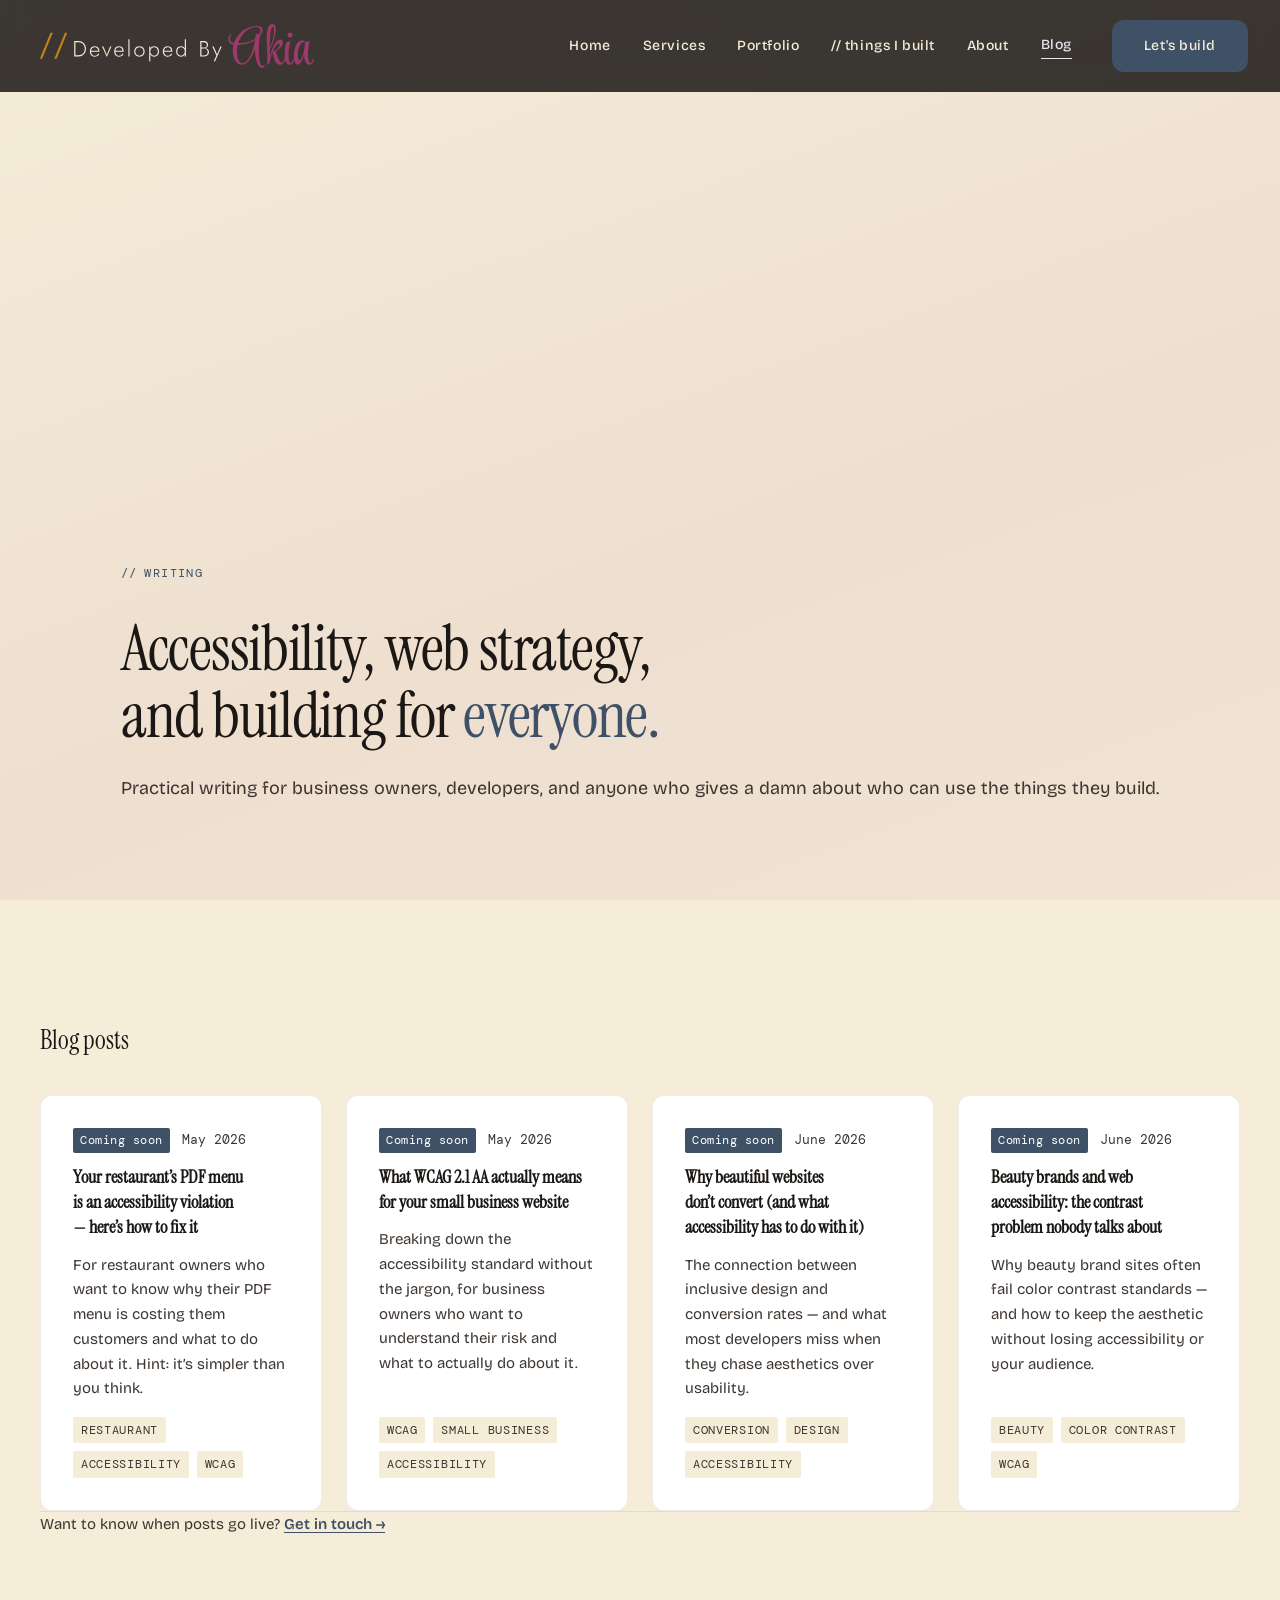
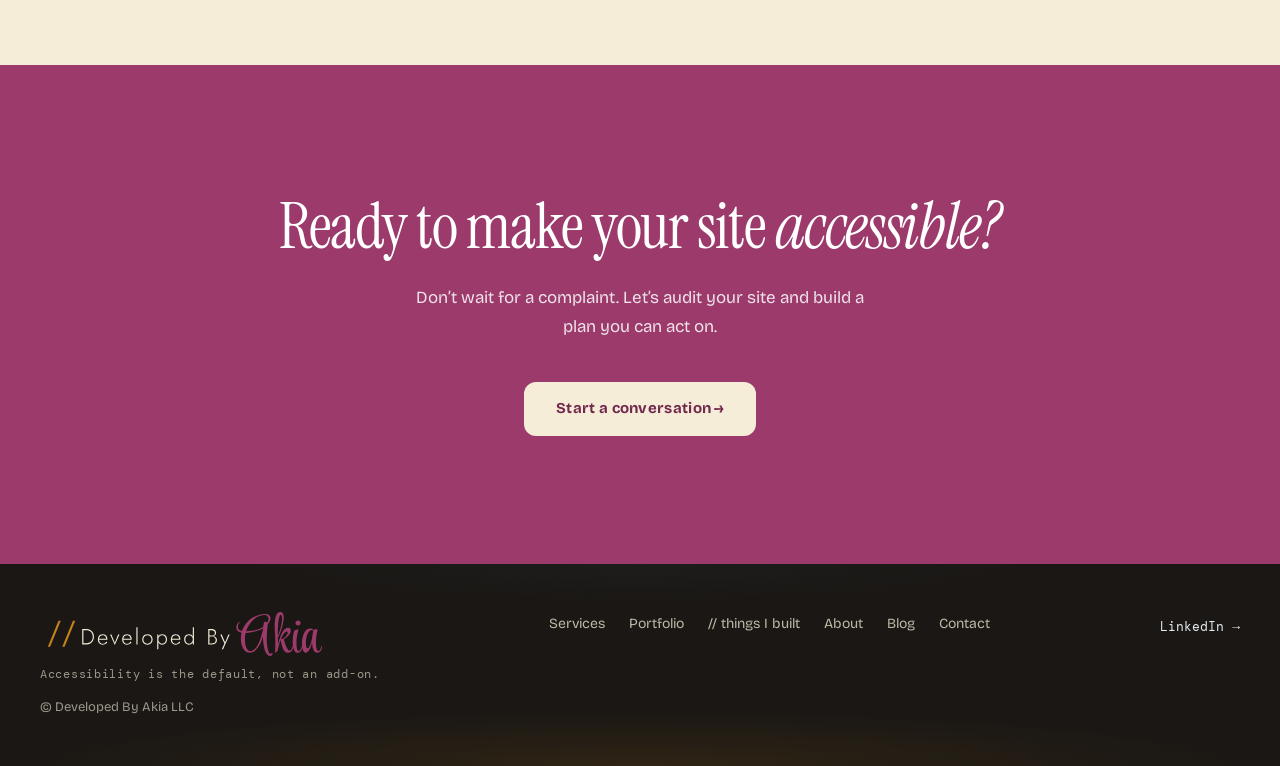
<file: blog/index.html>
<!DOCTYPE html>
<html lang="en">
<head>
  <meta charset="UTF-8" />
  <meta name="viewport" content="width=device-width, initial-scale=1.0" />
  <title>Blog — Developed By Akia</title>
  <meta name="description" content="Accessibility, web strategy, and building for everyone." />
  <meta property="og:title" content="Blog — Developed By Akia" />
  <meta property="og:description" content="Accessibility, web strategy, and building for everyone." />
  <meta property="og:type" content="website" />
  <meta property="og:url" content="https://developedbyakia.com/blog/" />
  <link rel="canonical" href="https://developedbyakia.com/blog/" />
  <link rel="preconnect" href="https://fonts.googleapis.com">
  <link rel="preconnect" href="https://fonts.gstatic.com" crossorigin>
  <link href="https://fonts.googleapis.com/css2?family=Bricolage+Grotesque:opsz,wght@12..96,400;12..96,500;12..96,700&family=DM+Mono:wght@400&family=Instrument+Serif:ital@0;1&display=swap" rel="stylesheet">
  <link rel="stylesheet" href="../css/reset.css" />
  <link rel="stylesheet" href="../css/tokens.css" />
  <link rel="stylesheet" href="../css/main.css" />
</head>
<body>
  <a href="#main" class="skip-nav">Skip to main content</a>

  <header class="site-header" id="site-header" style="background: rgba(26,23,20,0.85); backdrop-filter: blur(12px);">
    <a href="/" class="logo" aria-label="Developed By Akia — home">
  <svg xmlns="http://www.w3.org/2000/svg" xmlns:xlink="http://www.w3.org/1999/xlink" viewBox="402 375 642 100" height="44" aria-hidden="true" focusable="false" style="display:block;"><defs><g/><clipPath id="clip-logo-h-a"><rect x="0" width="43" y="0" height="91"/></clipPath><clipPath id="clip-logo-h-b"><rect x="0" width="43" y="0" height="91"/></clipPath></defs><g fill="#f5edd8" fill-opacity="1"><g transform="translate(493.718206, 448.883641)"><g><path d="M 4.203125 -35 L 4.203125 0 L 6.953125 0 L 6.953125 -35 Z M 13.703125 0 C 17.097656 0 20.085938 -0.734375 22.671875 -2.203125 C 25.253906 -3.671875 27.269531 -5.710938 28.71875 -8.328125 C 30.175781 -10.941406 30.90625 -14 30.90625 -17.5 C 30.90625 -21 30.175781 -24.054688 28.71875 -26.671875 C 27.269531 -29.285156 25.253906 -31.328125 22.671875 -32.796875 C 20.085938 -34.265625 17.097656 -35 13.703125 -35 L 5.703125 -35 L 5.703125 -32.25 L 13.703125 -32.25 C 15.867188 -32.25 17.84375 -31.898438 19.625 -31.203125 C 21.40625 -30.503906 22.925781 -29.507812 24.1875 -28.21875 C 25.457031 -26.9375 26.4375 -25.382812 27.125 -23.5625 C 27.8125 -21.75 28.15625 -19.726562 28.15625 -17.5 C 28.15625 -15.269531 27.8125 -13.242188 27.125 -11.421875 C 26.4375 -9.609375 25.457031 -8.054688 24.1875 -6.765625 C 22.925781 -5.484375 21.40625 -4.492188 19.625 -3.796875 C 17.84375 -3.097656 15.867188 -2.75 13.703125 -2.75 L 5.703125 -2.75 L 5.703125 0 Z M 13.703125 0 "/></g></g></g><g fill="#f5edd8" fill-opacity="1"><g transform="translate(531.613035, 448.883641)"><g><path d="M 12.59375 0.5 C 14.894531 0.5 16.90625 0.0234375 18.625 -0.921875 C 20.34375 -1.867188 21.851562 -3.34375 23.15625 -5.34375 L 21.046875 -6.703125 C 20.015625 -5.066406 18.835938 -3.863281 17.515625 -3.09375 C 16.203125 -2.332031 14.664062 -1.953125 12.90625 -1.953125 C 11.238281 -1.953125 9.78125 -2.347656 8.53125 -3.140625 C 7.28125 -3.941406 6.3125 -5.078125 5.625 -6.546875 C 4.9375 -8.015625 4.59375 -9.734375 4.59375 -11.703125 C 4.59375 -13.628906 4.941406 -15.300781 5.640625 -16.71875 C 6.347656 -18.132812 7.328125 -19.234375 8.578125 -20.015625 C 9.828125 -20.804688 11.300781 -21.203125 13 -21.203125 C 14.46875 -21.203125 15.785156 -20.847656 16.953125 -20.140625 C 18.117188 -19.441406 19.039062 -18.476562 19.71875 -17.25 C 20.40625 -16.019531 20.75 -14.617188 20.75 -13.046875 C 20.75 -12.785156 20.707031 -12.507812 20.625 -12.21875 C 20.539062 -11.9375 20.46875 -11.710938 20.40625 -11.546875 L 21.5 -13.09375 L 3.59375 -13.09375 L 3.59375 -10.84375 L 23.453125 -10.84375 C 23.484375 -11.007812 23.503906 -11.207031 23.515625 -11.4375 C 23.535156 -11.675781 23.546875 -11.894531 23.546875 -12.09375 C 23.546875 -14.332031 23.101562 -16.304688 22.21875 -18.015625 C 21.34375 -19.734375 20.113281 -21.078125 18.53125 -22.046875 C 16.945312 -23.015625 15.101562 -23.5 13 -23.5 C 10.832031 -23.5 8.914062 -22.988281 7.25 -21.96875 C 5.582031 -20.957031 4.28125 -19.550781 3.34375 -17.75 C 2.414062 -15.945312 1.953125 -13.878906 1.953125 -11.546875 C 1.953125 -9.210938 2.410156 -7.132812 3.328125 -5.3125 C 4.242188 -3.5 5.5 -2.078125 7.09375 -1.046875 C 8.695312 -0.015625 10.53125 0.5 12.59375 0.5 Z M 12.59375 0.5 "/></g></g></g><g fill="#f5edd8" fill-opacity="1"><g transform="translate(561.159113, 448.883641)"><g><path d="M 0.203125 -23 L 10.796875 1.34375 L 21.40625 -23 L 18.453125 -23 L 10.796875 -4.25 L 3.15625 -23 Z M 0.203125 -23 "/></g></g></g><g fill="#f5edd8" fill-opacity="1"><g transform="translate(586.805801, 448.883641)"><g><path d="M 12.59375 0.5 C 14.894531 0.5 16.90625 0.0234375 18.625 -0.921875 C 20.34375 -1.867188 21.851562 -3.34375 23.15625 -5.34375 L 21.046875 -6.703125 C 20.015625 -5.066406 18.835938 -3.863281 17.515625 -3.09375 C 16.203125 -2.332031 14.664062 -1.953125 12.90625 -1.953125 C 11.238281 -1.953125 9.78125 -2.347656 8.53125 -3.140625 C 7.28125 -3.941406 6.3125 -5.078125 5.625 -6.546875 C 4.9375 -8.015625 4.59375 -9.734375 4.59375 -11.703125 C 4.59375 -13.628906 4.941406 -15.300781 5.640625 -16.71875 C 6.347656 -18.132812 7.328125 -19.234375 8.578125 -20.015625 C 9.828125 -20.804688 11.300781 -21.203125 13 -21.203125 C 14.46875 -21.203125 15.785156 -20.847656 16.953125 -20.140625 C 18.117188 -19.441406 19.039062 -18.476562 19.71875 -17.25 C 20.40625 -16.019531 20.75 -14.617188 20.75 -13.046875 C 20.75 -12.785156 20.707031 -12.507812 20.625 -12.21875 C 20.539062 -11.9375 20.46875 -11.710938 20.40625 -11.546875 L 21.5 -13.09375 L 3.59375 -13.09375 L 3.59375 -10.84375 L 23.453125 -10.84375 C 23.484375 -11.007812 23.503906 -11.207031 23.515625 -11.4375 C 23.535156 -11.675781 23.546875 -11.894531 23.546875 -12.09375 C 23.546875 -14.332031 23.101562 -16.304688 22.21875 -18.015625 C 21.34375 -19.734375 20.113281 -21.078125 18.53125 -22.046875 C 16.945312 -23.015625 15.101562 -23.5 13 -23.5 C 10.832031 -23.5 8.914062 -22.988281 7.25 -21.96875 C 5.582031 -20.957031 4.28125 -19.550781 3.34375 -17.75 C 2.414062 -15.945312 1.953125 -13.878906 1.953125 -11.546875 C 1.953125 -9.210938 2.410156 -7.132812 3.328125 -5.3125 C 4.242188 -3.5 5.5 -2.078125 7.09375 -1.046875 C 8.695312 -0.015625 10.53125 0.5 12.59375 0.5 Z M 12.59375 0.5 "/></g></g></g><g fill="#f5edd8" fill-opacity="1"><g transform="translate(617.1018, 448.883641)"><g><path d="M 3.953125 -39 L 3.953125 0 L 6.546875 0 L 6.546875 -39 Z M 3.953125 -39 "/></g></g></g><g fill="#f5edd8" fill-opacity="1"><g transform="translate(632.400124, 448.883641)"><g><path d="M 1.953125 -11.5 C 1.953125 -9.195312 2.46875 -7.132812 3.5 -5.3125 C 4.53125 -3.5 5.9375 -2.078125 7.71875 -1.046875 C 9.507812 -0.015625 11.519531 0.5 13.75 0.5 C 15.976562 0.5 17.984375 -0.015625 19.765625 -1.046875 C 21.554688 -2.078125 22.96875 -3.5 24 -5.3125 C 25.03125 -7.132812 25.546875 -9.195312 25.546875 -11.5 C 25.546875 -13.832031 25.03125 -15.898438 24 -17.703125 C 22.96875 -19.503906 21.554688 -20.921875 19.765625 -21.953125 C 17.984375 -22.984375 15.976562 -23.5 13.75 -23.5 C 11.519531 -23.5 9.507812 -22.984375 7.71875 -21.953125 C 5.9375 -20.921875 4.53125 -19.503906 3.5 -17.703125 C 2.46875 -15.898438 1.953125 -13.832031 1.953125 -11.5 Z M 4.59375 -11.5 C 4.59375 -13.363281 4.992188 -15.007812 5.796875 -16.4375 C 6.597656 -17.875 7.691406 -19 9.078125 -19.8125 C 10.460938 -20.632812 12.019531 -21.046875 13.75 -21.046875 C 15.476562 -21.046875 17.035156 -20.632812 18.421875 -19.8125 C 19.804688 -19 20.898438 -17.867188 21.703125 -16.421875 C 22.503906 -14.972656 22.90625 -13.332031 22.90625 -11.5 C 22.90625 -9.632812 22.503906 -7.984375 21.703125 -6.546875 C 20.898438 -5.117188 19.804688 -3.992188 18.421875 -3.171875 C 17.035156 -2.359375 15.476562 -1.953125 13.75 -1.953125 C 12.019531 -1.953125 10.460938 -2.359375 9.078125 -3.171875 C 7.691406 -3.992188 6.597656 -5.117188 5.796875 -6.546875 C 4.992188 -7.984375 4.59375 -9.632812 4.59375 -11.5 Z M 4.59375 -11.5 "/></g></g></g><g fill="#f5edd8" fill-opacity="1"><g transform="translate(664.695817, 448.883641)"><g><path d="M 6.296875 11 L 6.296875 -23 L 3.703125 -23 L 3.703125 11 Z M 25.953125 -11.5 C 25.953125 -14 25.457031 -16.140625 24.46875 -17.921875 C 23.488281 -19.703125 22.15625 -21.078125 20.46875 -22.046875 C 18.789062 -23.015625 16.914062 -23.5 14.84375 -23.5 C 12.914062 -23.5 11.21875 -22.972656 9.75 -21.921875 C 8.28125 -20.867188 7.132812 -19.441406 6.3125 -17.640625 C 5.5 -15.847656 5.09375 -13.800781 5.09375 -11.5 C 5.09375 -9.226562 5.5 -7.1875 6.3125 -5.375 C 7.132812 -3.5625 8.28125 -2.128906 9.75 -1.078125 C 11.21875 -0.0234375 12.914062 0.5 14.84375 0.5 C 16.914062 0.5 18.789062 0.015625 20.46875 -0.953125 C 22.15625 -1.921875 23.488281 -3.300781 24.46875 -5.09375 C 25.457031 -6.894531 25.953125 -9.03125 25.953125 -11.5 Z M 23.34375 -11.5 C 23.34375 -9.5 22.941406 -7.78125 22.140625 -6.34375 C 21.347656 -4.914062 20.285156 -3.828125 18.953125 -3.078125 C 17.617188 -2.328125 16.132812 -1.953125 14.5 -1.953125 C 13.101562 -1.953125 11.769531 -2.367188 10.5 -3.203125 C 9.226562 -4.035156 8.207031 -5.164062 7.4375 -6.59375 C 6.675781 -8.03125 6.296875 -9.664062 6.296875 -11.5 C 6.296875 -13.332031 6.675781 -14.960938 7.4375 -16.390625 C 8.207031 -17.828125 9.226562 -18.960938 10.5 -19.796875 C 11.769531 -20.628906 13.101562 -21.046875 14.5 -21.046875 C 16.132812 -21.046875 17.617188 -20.671875 18.953125 -19.921875 C 20.285156 -19.171875 21.347656 -18.078125 22.140625 -16.640625 C 22.941406 -15.210938 23.34375 -13.5 23.34375 -11.5 Z M 23.34375 -11.5 "/></g></g></g><g fill="#f5edd8" fill-opacity="1"><g transform="translate(697.391436, 448.883641)"><g><path d="M 12.59375 0.5 C 14.894531 0.5 16.90625 0.0234375 18.625 -0.921875 C 20.34375 -1.867188 21.851562 -3.34375 23.15625 -5.34375 L 21.046875 -6.703125 C 20.015625 -5.066406 18.835938 -3.863281 17.515625 -3.09375 C 16.203125 -2.332031 14.664062 -1.953125 12.90625 -1.953125 C 11.238281 -1.953125 9.78125 -2.347656 8.53125 -3.140625 C 7.28125 -3.941406 6.3125 -5.078125 5.625 -6.546875 C 4.9375 -8.015625 4.59375 -9.734375 4.59375 -11.703125 C 4.59375 -13.628906 4.941406 -15.300781 5.640625 -16.71875 C 6.347656 -18.132812 7.328125 -19.234375 8.578125 -20.015625 C 9.828125 -20.804688 11.300781 -21.203125 13 -21.203125 C 14.46875 -21.203125 15.785156 -20.847656 16.953125 -20.140625 C 18.117188 -19.441406 19.039062 -18.476562 19.71875 -17.25 C 20.40625 -16.019531 20.75 -14.617188 20.75 -13.046875 C 20.75 -12.785156 20.707031 -12.507812 20.625 -12.21875 C 20.539062 -11.9375 20.46875 -11.710938 20.40625 -11.546875 L 21.5 -13.09375 L 3.59375 -13.09375 L 3.59375 -10.84375 L 23.453125 -10.84375 C 23.484375 -11.007812 23.503906 -11.207031 23.515625 -11.4375 C 23.535156 -11.675781 23.546875 -11.894531 23.546875 -12.09375 C 23.546875 -14.332031 23.101562 -16.304688 22.21875 -18.015625 C 21.34375 -19.734375 20.113281 -21.078125 18.53125 -22.046875 C 16.945312 -23.015625 15.101562 -23.5 13 -23.5 C 10.832031 -23.5 8.914062 -22.988281 7.25 -21.96875 C 5.582031 -20.957031 4.28125 -19.550781 3.34375 -17.75 C 2.414062 -15.945312 1.953125 -13.878906 1.953125 -11.546875 C 1.953125 -9.210938 2.410156 -7.132812 3.328125 -5.3125 C 4.242188 -3.5 5.5 -2.078125 7.09375 -1.046875 C 8.695312 -0.015625 10.53125 0.5 12.59375 0.5 Z M 12.59375 0.5 "/></g></g></g><g fill="#f5edd8" fill-opacity="1"><g transform="translate(727.687446, 448.883641)"><g><path d="M 21.59375 -39 L 21.59375 0 L 24.203125 0 L 24.203125 -39 Z M 1.953125 -11.5 C 1.953125 -9.03125 2.453125 -6.894531 3.453125 -5.09375 C 4.453125 -3.300781 5.789062 -1.921875 7.46875 -0.953125 C 9.15625 0.015625 11.015625 0.5 13.046875 0.5 C 15.046875 0.5 16.757812 -0.0234375 18.1875 -1.078125 C 19.625 -2.128906 20.75 -3.5625 21.5625 -5.375 C 22.382812 -7.1875 22.796875 -9.226562 22.796875 -11.5 C 22.796875 -13.800781 22.382812 -15.847656 21.5625 -17.640625 C 20.75 -19.441406 19.625 -20.867188 18.1875 -21.921875 C 16.757812 -22.972656 15.046875 -23.5 13.046875 -23.5 C 11.015625 -23.5 9.15625 -23.015625 7.46875 -22.046875 C 5.789062 -21.078125 4.453125 -19.703125 3.453125 -17.921875 C 2.453125 -16.140625 1.953125 -14 1.953125 -11.5 Z M 4.59375 -11.5 C 4.59375 -13.5 4.984375 -15.210938 5.765625 -16.640625 C 6.554688 -18.078125 7.625 -19.171875 8.96875 -19.921875 C 10.320312 -20.671875 11.800781 -21.046875 13.40625 -21.046875 C 14.832031 -21.046875 16.171875 -20.628906 17.421875 -19.796875 C 18.671875 -18.960938 19.675781 -17.828125 20.4375 -16.390625 C 21.207031 -14.960938 21.59375 -13.332031 21.59375 -11.5 C 21.59375 -9.664062 21.207031 -8.03125 20.4375 -6.59375 C 19.675781 -5.164062 18.671875 -4.035156 17.421875 -3.203125 C 16.171875 -2.367188 14.832031 -1.953125 13.40625 -1.953125 C 11.800781 -1.953125 10.320312 -2.328125 8.96875 -3.078125 C 7.625 -3.828125 6.554688 -4.914062 5.765625 -6.34375 C 4.984375 -7.78125 4.59375 -9.5 4.59375 -11.5 Z M 4.59375 -11.5 "/></g></g></g><g fill="#f5edd8" fill-opacity="1"><g transform="translate(760.383076, 448.883641)"><g/></g></g><g fill="#f5edd8" fill-opacity="1"><g transform="translate(780.180689, 448.883641)"><g><path d="M 6.34375 -18.796875 L 12 -18.796875 C 13.96875 -18.796875 15.703125 -19.085938 17.203125 -19.671875 C 18.703125 -20.253906 19.875 -21.117188 20.71875 -22.265625 C 21.570312 -23.421875 22 -24.847656 22 -26.546875 C 22 -28.410156 21.582031 -29.96875 20.75 -31.21875 C 19.914062 -32.46875 18.738281 -33.410156 17.21875 -34.046875 C 15.707031 -34.679688 13.898438 -35 11.796875 -35 L 4.203125 -35 L 4.203125 0 L 12.296875 0 C 14.566406 0 16.578125 -0.363281 18.328125 -1.09375 C 20.078125 -1.832031 21.453125 -2.953125 22.453125 -4.453125 C 23.453125 -5.953125 23.953125 -7.851562 23.953125 -10.15625 C 23.953125 -11.75 23.625 -13.132812 22.96875 -14.3125 C 22.320312 -15.5 21.457031 -16.476562 20.375 -17.25 C 19.289062 -18.019531 18.066406 -18.59375 16.703125 -18.96875 C 15.335938 -19.351562 13.9375 -19.546875 12.5 -19.546875 L 6.34375 -19.546875 L 6.34375 -17.953125 L 12.296875 -17.953125 C 13.492188 -17.953125 14.617188 -17.785156 15.671875 -17.453125 C 16.722656 -17.117188 17.664062 -16.625 18.5 -15.96875 C 19.332031 -15.320312 19.984375 -14.523438 20.453125 -13.578125 C 20.921875 -12.628906 21.15625 -11.535156 21.15625 -10.296875 C 21.15625 -8.566406 20.785156 -7.125 20.046875 -5.96875 C 19.316406 -4.820312 18.285156 -3.945312 16.953125 -3.34375 C 15.617188 -2.75 14.066406 -2.453125 12.296875 -2.453125 L 6.953125 -2.453125 L 6.953125 -32.546875 L 11.796875 -32.546875 C 14.066406 -32.546875 15.875 -32.003906 17.21875 -30.921875 C 18.570312 -29.835938 19.25 -28.332031 19.25 -26.40625 C 19.25 -25.03125 18.914062 -23.898438 18.25 -23.015625 C 17.582031 -22.140625 16.679688 -21.484375 15.546875 -21.046875 C 14.410156 -20.617188 13.160156 -20.40625 11.796875 -20.40625 L 6.34375 -20.40625 Z M 6.34375 -18.796875 "/></g></g></g><g fill="#f5edd8" fill-opacity="1"><g transform="translate(811.626533, 448.883641)"><g><path d="M 21.5 -23 L 18.59375 -23 L 10.453125 -3.5 L 11.65625 -3.40625 L 3.296875 -23 L 0.203125 -23 L 9.5 -2.34375 L 3.59375 11 L 6.5 11 Z M 21.5 -23 "/></g></g></g><g fill="#9b3a6b" fill-opacity="1"><g transform="translate(850.336839, 467.009969)"><g><path d="M 80.09375 1.6875 L 80.09375 2.546875 C 80.09375 6.171875 78.359375 7.984375 74.890625 7.984375 L 74.15625 7.984375 C 71.65625 7.742188 69.476562 6.515625 67.625 4.296875 C 65.769531 2.078125 64.21875 -0.863281 62.96875 -4.53125 C 61.71875 -8.207031 60.734375 -12.265625 60.015625 -16.703125 C 59.523438 -19.765625 59.140625 -22.925781 58.859375 -26.1875 C 58.578125 -29.457031 58.394531 -32.742188 58.3125 -36.046875 C 57.1875 -32.015625 55.753906 -27.984375 54.015625 -23.953125 C 52.285156 -19.921875 50.289062 -16.191406 48.03125 -12.765625 C 45.769531 -9.335938 43.285156 -6.472656 40.578125 -4.171875 C 37.878906 -1.867188 34.957031 -0.4375 31.8125 0.125 C 30.601562 0.363281 29.394531 0.484375 28.1875 0.484375 C 23.832031 0.484375 20.160156 -0.984375 17.171875 -3.921875 C 14.191406 -6.867188 11.9375 -10.78125 10.40625 -15.65625 C 8.875 -20.539062 8.109375 -25.847656 8.109375 -31.578125 C 8.109375 -32.140625 8.128906 -32.703125 8.171875 -33.265625 C 8.210938 -33.835938 8.234375 -34.40625 8.234375 -34.96875 C 8.472656 -38.507812 8.953125 -41.894531 9.671875 -45.125 C 6.203125 -45.769531 3.359375 -47.0625 1.140625 -49 C -1.066406 -50.9375 -2.171875 -53.757812 -2.171875 -57.46875 C -2.171875 -59.726562 -1.609375 -61.925781 -0.484375 -64.0625 C 0.640625 -66.195312 2.332031 -67.867188 4.59375 -69.078125 C 4.757812 -69.160156 4.921875 -69.203125 5.078125 -69.203125 C 5.566406 -69.203125 5.8125 -68.960938 5.8125 -68.484375 C 5.8125 -67.992188 5.609375 -67.628906 5.203125 -67.390625 C 3.910156 -66.503906 2.984375 -65.171875 2.421875 -63.390625 C 1.859375 -61.617188 1.578125 -59.847656 1.578125 -58.078125 C 1.578125 -55.410156 2.398438 -53.3125 4.046875 -51.78125 C 5.703125 -50.25 7.941406 -49.203125 10.765625 -48.640625 C 13.109375 -55.816406 16.675781 -62.144531 21.46875 -67.625 C 26.269531 -73.113281 31.851562 -77.550781 38.21875 -80.9375 C 44.59375 -84.320312 51.171875 -86.378906 57.953125 -87.109375 C 58.753906 -87.191406 59.519531 -87.25 60.25 -87.28125 C 60.976562 -87.320312 61.664062 -87.34375 62.3125 -87.34375 C 67.0625 -87.34375 70.460938 -86.4375 72.515625 -84.625 C 74.578125 -82.8125 75.609375 -80.570312 75.609375 -77.90625 C 75.609375 -75.164062 74.722656 -72.222656 72.953125 -69.078125 C 72.390625 -68.191406 71.804688 -67.304688 71.203125 -66.421875 C 70.597656 -65.535156 69.972656 -64.6875 69.328125 -63.875 C 68.921875 -60.726562 68.453125 -56.269531 67.921875 -50.5 C 67.398438 -44.738281 67.140625 -38.59375 67.140625 -32.0625 C 67.140625 -29.476562 67.179688 -26.894531 67.265625 -24.3125 C 67.347656 -21.738281 67.550781 -19.160156 67.875 -16.578125 C 68.195312 -13.910156 68.679688 -11.066406 69.328125 -8.046875 C 69.972656 -5.023438 70.816406 -2.421875 71.859375 -0.234375 C 72.910156 1.941406 74.160156 3.066406 75.609375 3.140625 L 75.859375 3.140625 C 76.503906 3.222656 77.085938 3.039062 77.609375 2.59375 C 78.128906 2.15625 78.429688 1.691406 78.515625 1.203125 C 78.597656 0.640625 78.84375 0.359375 79.25 0.359375 C 79.8125 0.359375 80.09375 0.800781 80.09375 1.6875 Z M 58.671875 -53.359375 L 58.796875 -55.171875 C 54.921875 -52.828125 50.6875 -50.890625 46.09375 -49.359375 C 41.5 -47.828125 36.898438 -46.675781 32.296875 -45.90625 C 27.703125 -45.144531 23.304688 -44.679688 19.109375 -44.515625 C 18.390625 -41.773438 17.90625 -38.992188 17.65625 -36.171875 C 17.582031 -35.046875 17.523438 -33.9375 17.484375 -32.84375 C 17.441406 -31.757812 17.421875 -30.648438 17.421875 -29.515625 C 17.421875 -24.753906 17.882812 -20.359375 18.8125 -16.328125 C 19.738281 -12.296875 21.171875 -9.085938 23.109375 -6.703125 C 25.046875 -4.328125 27.460938 -3.140625 30.359375 -3.140625 C 30.679688 -3.140625 31.003906 -3.160156 31.328125 -3.203125 C 31.648438 -3.242188 31.972656 -3.304688 32.296875 -3.390625 C 34.960938 -3.867188 37.484375 -5.335938 39.859375 -7.796875 C 42.242188 -10.265625 44.441406 -13.375 46.453125 -17.125 C 48.472656 -20.875 50.289062 -24.90625 51.90625 -29.21875 C 53.519531 -33.53125 54.847656 -37.828125 55.890625 -42.109375 C 56.378906 -44.117188 56.882812 -46.070312 57.40625 -47.96875 C 57.925781 -49.863281 58.347656 -51.660156 58.671875 -53.359375 Z M 59.15625 -58.4375 C 59.320312 -60.445312 59.546875 -62.316406 59.828125 -64.046875 C 60.109375 -65.785156 60.410156 -67.34375 60.734375 -68.71875 C 60.816406 -68.957031 61.195312 -69.175781 61.875 -69.375 C 62.5625 -69.582031 63.351562 -69.6875 64.25 -69.6875 C 64.96875 -69.6875 65.707031 -69.601562 66.46875 -69.4375 C 67.238281 -69.28125 67.945312 -68.960938 68.59375 -68.484375 L 69.078125 -69.4375 C 70.367188 -72.019531 71.015625 -74.398438 71.015625 -76.578125 C 71.015625 -79.003906 70.1875 -81.019531 68.53125 -82.625 C 66.882812 -84.238281 64.242188 -85.046875 60.609375 -85.046875 C 60.128906 -85.046875 59.625 -85.023438 59.09375 -84.984375 C 58.570312 -84.953125 58.03125 -84.894531 57.46875 -84.8125 C 52.945312 -84.25 48.726562 -82.835938 44.8125 -80.578125 C 40.90625 -78.316406 37.335938 -75.472656 34.109375 -72.046875 C 30.890625 -68.617188 28.085938 -64.847656 25.703125 -60.734375 C 23.328125 -56.617188 21.453125 -52.382812 20.078125 -48.03125 C 24.191406 -48.1875 28.566406 -48.585938 33.203125 -49.234375 C 37.847656 -49.878906 42.425781 -50.945312 46.9375 -52.4375 C 51.457031 -53.9375 55.53125 -55.9375 59.15625 -58.4375 Z M 59.15625 -58.4375 "/></g></g></g><g fill="#9b3a6b" fill-opacity="1"><g transform="translate(933.686979, 467.009969)"><g><path d="M 8.828125 -33.640625 C 8.992188 -31.453125 9.113281 -29.085938 9.1875 -26.546875 C 9.269531 -24.015625 9.351562 -21.457031 9.4375 -18.875 C 10.320312 -22.5 11.429688 -26.445312 12.765625 -30.71875 C 14.097656 -35 15.691406 -39.09375 17.546875 -43 C 19.398438 -46.914062 21.535156 -50.125 23.953125 -52.625 C 26.367188 -55.125 29.070312 -56.375 32.0625 -56.375 C 34.644531 -56.375 36.335938 -55.609375 37.140625 -54.078125 C 37.953125 -52.546875 38.359375 -50.929688 38.359375 -49.234375 C 38.359375 -47.054688 37.507812 -44.695312 35.8125 -42.15625 C 34.113281 -39.625 32.070312 -37.285156 29.6875 -35.140625 C 27.3125 -33.003906 25 -31.375 22.75 -30.25 C 22.90625 -29.113281 23.265625 -27.5 23.828125 -25.40625 C 24.398438 -23.3125 25.085938 -21.050781 25.890625 -18.625 C 26.691406 -16.207031 27.632812 -13.910156 28.71875 -11.734375 C 29.8125 -9.554688 30.941406 -7.78125 32.109375 -6.40625 C 33.285156 -5.039062 34.519531 -4.359375 35.8125 -4.359375 C 36.9375 -4.359375 37.863281 -4.859375 38.59375 -5.859375 C 39.320312 -6.867188 39.882812 -7.78125 40.28125 -8.59375 C 41.332031 -10.851562 42.382812 -13.71875 43.4375 -17.1875 C 43.757812 -17.90625 44.082031 -18.265625 44.40625 -18.265625 C 44.800781 -18.265625 45 -17.78125 45 -16.8125 L 45 -16.328125 C 44.925781 -14.640625 44.546875 -12.722656 43.859375 -10.578125 C 43.171875 -8.441406 42.265625 -6.488281 41.140625 -4.71875 C 40.171875 -3.1875 39 -1.9375 37.625 -0.96875 C 36.25 0 34.71875 0.523438 33.03125 0.609375 L 32.296875 0.609375 C 29.078125 0.609375 26.578125 -0.316406 24.796875 -2.171875 C 23.023438 -4.023438 21.535156 -6.40625 20.328125 -9.3125 C 19.441406 -11.414062 18.632812 -13.71875 17.90625 -16.21875 C 17.175781 -18.71875 16.585938 -21.054688 16.140625 -23.234375 C 15.703125 -25.410156 15.40625 -27.101562 15.25 -28.3125 C 15.25 -28.46875 15.265625 -28.566406 15.296875 -28.609375 C 15.335938 -28.648438 15.359375 -28.710938 15.359375 -28.796875 L 15.25 -28.796875 C 13.71875 -24.597656 12.40625 -20.503906 11.3125 -16.515625 C 10.21875 -12.523438 9.472656 -9.476562 9.078125 -7.375 C 9.078125 -7.21875 8.992188 -7.054688 8.828125 -6.890625 C 8.585938 -4.878906 8.144531 -3.429688 7.5 -2.546875 C 6.125 -0.523438 4.390625 0.484375 2.296875 0.484375 C 2.460938 -0.160156 2.582031 -1.328125 2.65625 -3.015625 C 2.738281 -4.710938 2.820312 -6.734375 2.90625 -9.078125 C 2.988281 -10.691406 3.046875 -12.320312 3.078125 -13.96875 C 3.117188 -15.625 3.140625 -17.300781 3.140625 -19 L 3.140625 -20.328125 C 3.140625 -25.085938 3.054688 -29.644531 2.890625 -34 C 2.734375 -38.351562 2.492188 -42.546875 2.171875 -46.578125 C 2.097656 -47.953125 2 -49.828125 1.875 -52.203125 C 1.75 -54.585938 1.6875 -57.191406 1.6875 -60.015625 C 1.6875 -63.472656 1.847656 -67.078125 2.171875 -70.828125 C 2.492188 -74.585938 3.097656 -78.054688 3.984375 -81.234375 C 4.878906 -84.421875 6.171875 -87.003906 7.859375 -88.984375 C 9.554688 -90.960938 11.734375 -91.953125 14.390625 -91.953125 C 17.378906 -91.953125 19.4375 -90.757812 20.5625 -88.375 C 21.695312 -86 22.265625 -83.117188 22.265625 -79.734375 C 22.265625 -76.265625 21.878906 -72.59375 21.109375 -68.71875 C 20.347656 -64.84375 19.503906 -61.3125 18.578125 -58.125 C 17.648438 -54.945312 16.941406 -52.671875 16.453125 -51.296875 C 15.398438 -48.316406 14.207031 -45.289062 12.875 -42.21875 C 11.550781 -39.15625 10.203125 -36.296875 8.828125 -33.640625 Z M 18.390625 -76.09375 L 18.390625 -77.4375 C 18.304688 -79.769531 18.039062 -81.703125 17.59375 -83.234375 C 17.15625 -84.765625 16.453125 -85.53125 15.484375 -85.53125 C 14.515625 -85.53125 13.644531 -84.5625 12.875 -82.625 C 12.113281 -80.695312 11.453125 -78.035156 10.890625 -74.640625 C 10.398438 -71.660156 10.015625 -68.4375 9.734375 -64.96875 C 9.453125 -61.5 9.226562 -58.109375 9.0625 -54.796875 C 8.90625 -51.492188 8.785156 -48.570312 8.703125 -46.03125 C 8.628906 -43.488281 8.59375 -41.695312 8.59375 -40.65625 C 8.59375 -40.332031 8.59375 -39.945312 8.59375 -39.5 C 8.59375 -39.0625 8.628906 -38.597656 8.703125 -38.109375 C 10.484375 -42.140625 12.097656 -46.375 13.546875 -50.8125 C 15.003906 -55.25 16.175781 -59.644531 17.0625 -64 C 17.945312 -68.351562 18.390625 -72.382812 18.390625 -76.09375 Z M 15.734375 -30 C 18.796875 -30.488281 21.472656 -31.679688 23.765625 -33.578125 C 26.066406 -35.472656 27.882812 -37.546875 29.21875 -39.796875 C 30.550781 -42.054688 31.21875 -43.953125 31.21875 -45.484375 C 31.21875 -47.015625 30.53125 -47.78125 29.15625 -47.78125 C 27.707031 -47.78125 26.273438 -47.070312 24.859375 -45.65625 C 23.453125 -44.25 22.140625 -42.535156 20.921875 -40.515625 C 19.710938 -38.503906 18.664062 -36.53125 17.78125 -34.59375 C 16.894531 -32.664062 16.210938 -31.132812 15.734375 -30 Z M 15.734375 -30 "/></g></g></g><g fill="#9b3a6b" fill-opacity="1"><g transform="translate(974.091841, 467.009969)"><g><path d="M 25.53125 -16.8125 L 25.53125 -16.328125 C 25.363281 -14.234375 24.796875 -11.851562 23.828125 -9.1875 C 22.859375 -6.53125 21.507812 -4.234375 19.78125 -2.296875 C 18.050781 -0.359375 15.972656 0.609375 13.546875 0.609375 C 10.640625 0.609375 8.359375 -0.617188 6.703125 -3.078125 C 5.054688 -5.546875 3.890625 -8.691406 3.203125 -12.515625 C 2.515625 -16.347656 2.171875 -20.363281 2.171875 -24.5625 C 2.171875 -28.03125 2.351562 -31.394531 2.71875 -34.65625 C 3.082031 -37.925781 3.523438 -40.789062 4.046875 -43.25 C 4.578125 -45.707031 5.082031 -47.460938 5.5625 -48.515625 C 6.050781 -49.484375 6.835938 -50.390625 7.921875 -51.234375 C 9.015625 -52.078125 10.488281 -52.5 12.34375 -52.5 C 13.382812 -52.5 14.429688 -52.378906 15.484375 -52.140625 C 14.679688 -49.316406 13.710938 -45.40625 12.578125 -40.40625 C 11.453125 -35.40625 10.890625 -29.878906 10.890625 -23.828125 C 10.890625 -21.734375 10.925781 -19.492188 11 -17.109375 C 11.082031 -14.734375 11.285156 -12.515625 11.609375 -10.453125 C 11.929688 -8.398438 12.4375 -6.726562 13.125 -5.4375 C 13.8125 -4.15625 14.71875 -3.515625 15.84375 -3.515625 L 15.96875 -3.515625 C 16.613281 -3.515625 17.316406 -3.832031 18.078125 -4.46875 C 18.847656 -5.113281 19.675781 -6.328125 20.5625 -8.109375 C 21.769531 -10.441406 22.898438 -13.46875 23.953125 -17.1875 C 24.117188 -17.90625 24.441406 -18.265625 24.921875 -18.265625 C 25.328125 -18.265625 25.53125 -17.78125 25.53125 -16.8125 Z M 20.203125 -67.03125 C 20.203125 -65.414062 19.632812 -64.039062 18.5 -62.90625 C 17.375 -61.78125 16.003906 -61.21875 14.390625 -61.21875 C 12.859375 -61.21875 11.507812 -61.78125 10.34375 -62.90625 C 9.175781 -64.039062 8.59375 -65.414062 8.59375 -67.03125 C 8.59375 -68.632812 9.175781 -70 10.34375 -71.125 C 11.507812 -72.257812 12.859375 -72.828125 14.390625 -72.828125 C 16.003906 -72.828125 17.375 -72.257812 18.5 -71.125 C 19.632812 -70 20.203125 -68.632812 20.203125 -67.03125 Z M 20.203125 -67.03125 "/></g></g></g><g fill="#9b3a6b" fill-opacity="1"><g transform="translate(995.020108, 467.009969)"><g><path d="M 49.359375 -16.8125 L 49.359375 -16.328125 C 49.203125 -14.234375 48.640625 -11.851562 47.671875 -9.1875 C 46.703125 -6.53125 45.347656 -4.234375 43.609375 -2.296875 C 41.878906 -0.359375 39.804688 0.609375 37.390625 0.609375 C 34.890625 0.609375 32.867188 -0.175781 31.328125 -1.75 C 29.796875 -3.320312 28.609375 -5.335938 27.765625 -7.796875 C 26.921875 -10.265625 26.335938 -12.765625 26.015625 -15.296875 C 25.691406 -17.835938 25.53125 -20.078125 25.53125 -22.015625 C 24.5625 -18.390625 23.328125 -14.863281 21.828125 -11.4375 C 20.335938 -8.007812 18.707031 -5.1875 16.9375 -2.96875 C 15.164062 -0.75 13.226562 0.398438 11.125 0.484375 L 11.015625 0.484375 C 9.078125 0.484375 7.460938 -0.421875 6.171875 -2.234375 C 4.878906 -4.046875 3.929688 -6.441406 3.328125 -9.421875 C 2.722656 -12.410156 2.378906 -15.640625 2.296875 -19.109375 L 2.296875 -20.328125 C 2.296875 -23.554688 2.578125 -27.125 3.140625 -31.03125 C 3.710938 -34.945312 4.722656 -38.675781 6.171875 -42.21875 C 7.617188 -45.769531 9.613281 -48.691406 12.15625 -50.984375 C 14.695312 -53.285156 17.941406 -54.4375 21.890625 -54.4375 C 23.429688 -54.4375 24.828125 -54.09375 26.078125 -53.40625 C 27.328125 -52.726562 28.234375 -51.742188 28.796875 -50.453125 C 29.359375 -51.097656 30.125 -51.617188 31.09375 -52.015625 C 32.0625 -52.421875 33.226562 -52.625 34.59375 -52.625 C 35.082031 -52.625 35.628906 -52.582031 36.234375 -52.5 C 36.835938 -52.425781 37.460938 -52.304688 38.109375 -52.140625 C 37.628906 -50.285156 37.066406 -47.742188 36.421875 -44.515625 C 35.773438 -41.296875 35.226562 -37.769531 34.78125 -33.9375 C 34.34375 -30.101562 34.125 -26.375 34.125 -22.75 L 34.125 -22.265625 C 34.125 -20.734375 34.203125 -18.914062 34.359375 -16.8125 C 34.515625 -14.71875 34.796875 -12.640625 35.203125 -10.578125 C 35.609375 -8.523438 36.171875 -6.832031 36.890625 -5.5 C 37.617188 -4.175781 38.550781 -3.515625 39.6875 -3.515625 L 39.796875 -3.515625 C 40.441406 -3.515625 41.148438 -3.832031 41.921875 -4.46875 C 42.691406 -5.113281 43.519531 -6.328125 44.40625 -8.109375 C 45.613281 -10.441406 46.738281 -13.46875 47.78125 -17.1875 C 47.945312 -17.90625 48.269531 -18.265625 48.75 -18.265625 C 49.15625 -18.265625 49.359375 -17.78125 49.359375 -16.8125 Z M 28.0625 -49.359375 C 27.09375 -50.410156 26.003906 -50.9375 24.796875 -50.9375 C 23.023438 -50.9375 21.210938 -50.046875 19.359375 -48.265625 C 17.503906 -46.492188 16.050781 -44.476562 15 -42.21875 C 13.707031 -39.394531 12.757812 -36.085938 12.15625 -32.296875 C 11.550781 -28.503906 11.25 -24.878906 11.25 -21.421875 C 11.25 -20.523438 11.269531 -19.632812 11.3125 -18.75 C 11.351562 -17.863281 11.414062 -17.019531 11.5 -16.21875 C 11.65625 -13.789062 12.113281 -12.050781 12.875 -11 C 13.644531 -9.957031 14.4375 -9.4375 15.25 -9.4375 C 16.539062 -9.4375 17.726562 -10.363281 18.8125 -12.21875 C 19.90625 -14.070312 20.894531 -16.328125 21.78125 -18.984375 C 22.664062 -21.648438 23.429688 -24.234375 24.078125 -26.734375 C 25.046875 -30.441406 25.691406 -34.210938 26.015625 -38.046875 C 26.335938 -41.878906 27.019531 -45.648438 28.0625 -49.359375 Z M 28.0625 -49.359375 "/></g></g></g><g transform="matrix(1, 0, 0, 1, 446, 379)"><g clip-path="url(#clip-logo-h-a)"><g fill="#c4831a" fill-opacity="1"><g transform="translate(0.396538, 68.72644)"><g><path d="M 6.28125 6.28125 L 30.453125 -53.078125 L 35.625 -53.078125 L 11.390625 6.28125 Z M 6.28125 6.28125 "/></g></g></g></g></g><g transform="matrix(1, 0, 0, 1, 413, 379)"><g clip-path="url(#clip-logo-h-b)"><g fill="#c4831a" fill-opacity="1"><g transform="translate(0.576189, 68.72644)"><g><path d="M 6.28125 6.28125 L 30.453125 -53.078125 L 35.625 -53.078125 L 11.390625 6.28125 Z M 6.28125 6.28125 "/></g></g></g></g></g></svg>
</a>
    <nav class="site-nav" aria-label="Main navigation">
      <a href="/">Home</a>
      <a href="/services.html">Services</a>
      <a href="/portfolio.html">Portfolio</a>
      <a href="/built.html">// things I built</a>
      <a href="/about.html">About</a>
      <a href="/blog/" aria-current="page">Blog</a>
      <a href="/contact.html" class="btn btn-primary nav-cta">Let's build</a>
    </nav>
    <button class="hamburger" aria-label="Open menu" aria-expanded="false" aria-controls="mobile-nav">
      <span></span><span></span><span></span>
    </button>
  </header>

  <div class="mobile-nav-overlay" id="mobile-nav" role="dialog" aria-label="Mobile navigation" aria-modal="true">
    <button class="mobile-nav-close" aria-label="Close menu">✕</button>
    <a href="/">Home</a>
    <a href="/services.html">Services</a>
    <a href="/portfolio.html">Portfolio</a>
    <a href="/built.html">// things I built</a>
    <a href="/about.html">About</a>
    <a href="/blog/" aria-current="page">Blog</a>
    <a href="/contact.html">Let's build</a>
  </div>

  <main id="main">

    <!-- Blog Hero -->
    <section class="section section--parchment hero-section" style="background: linear-gradient(160deg, #F5EDD8 0%, rgba(155,58,107,0.08) 60%, rgba(155,58,107,0.05) 100%);" aria-labelledby="blog-title">
      <div class="section-inner">
        <p class="section-label" style="color:var(--color-primary)"><span class="slash">//</span> Writing</p>
        <h1 class="display-lg" id="blog-title" style="color:var(--color-dark)">Accessibility, web strategy,<br />and building for <span style="color: var(--color-primary);">everyone.</span></h1>
        <p style="color:var(--color-text-muted-light);font-size:1.125rem;margin-top:1.5rem">Practical writing for business owners, developers, and anyone who gives a damn about who can use the things they build.</p>
      </div>
    </section>

    <!-- Blog Grid -->
    <section class="section section--parchment" aria-labelledby="posts-heading">
      <div class="section-inner">
        <h2 class="visually-hidden" id="posts-heading">Blog posts</h2>
        <div class="blog-grid">

          <article class="blog-card">
            <div class="blog-card__meta">
              <span class="blog-card__badge">Coming soon</span>
              <span class="blog-card__month">May 2026</span>
            </div>
            <h3 class="blog-card__title">
              Your restaurant&#8217;s PDF menu is an accessibility violation &#8212; here&#8217;s how to fix it
            </h3>
            <p class="blog-card__desc">
              For restaurant owners who want to know why their PDF menu is costing them customers and what to do about it. Hint: it&#8217;s simpler than you think.
            </p>
            <div class="blog-card__tags">
              <span class="tag">Restaurant</span>
              <span class="tag">Accessibility</span>
              <span class="tag">WCAG</span>
            </div>
          </article>

          <article class="blog-card">
            <div class="blog-card__meta">
              <span class="blog-card__badge">Coming soon</span>
              <span class="blog-card__month">May 2026</span>
            </div>
            <h3 class="blog-card__title">
              What WCAG 2.1 AA actually means for your small business website
            </h3>
            <p class="blog-card__desc">
              Breaking down the accessibility standard without the jargon, for business owners who want to understand their risk and what to actually do about it.
            </p>
            <div class="blog-card__tags">
              <span class="tag">WCAG</span>
              <span class="tag">Small Business</span>
              <span class="tag">Accessibility</span>
            </div>
          </article>

          <article class="blog-card">
            <div class="blog-card__meta">
              <span class="blog-card__badge">Coming soon</span>
              <span class="blog-card__month">June 2026</span>
            </div>
            <h3 class="blog-card__title">
              Why beautiful websites don&#8217;t convert (and what accessibility has to do with it)
            </h3>
            <p class="blog-card__desc">
              The connection between inclusive design and conversion rates &#8212; and what most developers miss when they chase aesthetics over usability.
            </p>
            <div class="blog-card__tags">
              <span class="tag">Conversion</span>
              <span class="tag">Design</span>
              <span class="tag">Accessibility</span>
            </div>
          </article>

          <article class="blog-card">
            <div class="blog-card__meta">
              <span class="blog-card__badge">Coming soon</span>
              <span class="blog-card__month">June 2026</span>
            </div>
            <h3 class="blog-card__title">
              Beauty brands and web accessibility: the contrast problem nobody talks about
            </h3>
            <p class="blog-card__desc">
              Why beauty brand sites often fail color contrast standards &#8212; and how to keep the aesthetic without losing accessibility or your audience.
            </p>
            <div class="blog-card__tags">
              <span class="tag">Beauty</span>
              <span class="tag">Color Contrast</span>
              <span class="tag">WCAG</span>
            </div>
          </article>

        </div>

        <div style="margin-top:var(--space-xl);padding-top:var(--space-lg);border-top:1px solid rgba(26,23,20,0.08)">
          <p style="color:var(--color-text-muted-light);font-size:0.9375rem">
            Want to know when posts go live?
            <a href="/contact.html" style="color:var(--color-primary);font-weight:600;text-decoration:underline;text-underline-offset:3px">Get in touch &#8594;</a>
          </p>
        </div>
      </div>
    </section>

    <!-- CTA -->
    <section class="section section--berry" aria-labelledby="blog-cta-heading" style="position:relative;overflow:hidden">
      <div class="section-inner" style="text-align: center; position: relative; z-index: 1;">
        <h2 class="display-lg" id="blog-cta-heading" style="color: #FFFFFF; margin-bottom: 1.5rem;">
          Ready to make your site <em>accessible?</em>
        </h2>
        <p style="color: rgba(255,255,255,0.85); max-width: 480px; margin: 0 auto 2.5rem; font-size: 1.0625rem; display: block;">
          Don&#8217;t wait for a complaint. Let&#8217;s audit your site and build a plan you can act on.
        </p>
        <div style="display: block;">
          <a href="/contact.html" class="btn btn-parchment">Start a conversation &#8594;</a>
        </div>
      </div>
    </section>

  </main>

  <footer class="site-footer" role="contentinfo">
    <div class="footer-inner">
      <div class="footer-left">
        <a href="/" class="logo" aria-label="Developed By Akia home">
  <svg xmlns="http://www.w3.org/2000/svg" xmlns:xlink="http://www.w3.org/1999/xlink" viewBox="402 375 642 100" height="44" aria-hidden="true" focusable="false" style="display:block;"><defs><g/><clipPath id="clip-logo-f-a"><rect x="0" width="43" y="0" height="91"/></clipPath><clipPath id="clip-logo-f-b"><rect x="0" width="43" y="0" height="91"/></clipPath></defs><g fill="#f5edd8" fill-opacity="1"><g transform="translate(493.718206, 448.883641)"><g><path d="M 4.203125 -35 L 4.203125 0 L 6.953125 0 L 6.953125 -35 Z M 13.703125 0 C 17.097656 0 20.085938 -0.734375 22.671875 -2.203125 C 25.253906 -3.671875 27.269531 -5.710938 28.71875 -8.328125 C 30.175781 -10.941406 30.90625 -14 30.90625 -17.5 C 30.90625 -21 30.175781 -24.054688 28.71875 -26.671875 C 27.269531 -29.285156 25.253906 -31.328125 22.671875 -32.796875 C 20.085938 -34.265625 17.097656 -35 13.703125 -35 L 5.703125 -35 L 5.703125 -32.25 L 13.703125 -32.25 C 15.867188 -32.25 17.84375 -31.898438 19.625 -31.203125 C 21.40625 -30.503906 22.925781 -29.507812 24.1875 -28.21875 C 25.457031 -26.9375 26.4375 -25.382812 27.125 -23.5625 C 27.8125 -21.75 28.15625 -19.726562 28.15625 -17.5 C 28.15625 -15.269531 27.8125 -13.242188 27.125 -11.421875 C 26.4375 -9.609375 25.457031 -8.054688 24.1875 -6.765625 C 22.925781 -5.484375 21.40625 -4.492188 19.625 -3.796875 C 17.84375 -3.097656 15.867188 -2.75 13.703125 -2.75 L 5.703125 -2.75 L 5.703125 0 Z M 13.703125 0 "/></g></g></g><g fill="#f5edd8" fill-opacity="1"><g transform="translate(531.613035, 448.883641)"><g><path d="M 12.59375 0.5 C 14.894531 0.5 16.90625 0.0234375 18.625 -0.921875 C 20.34375 -1.867188 21.851562 -3.34375 23.15625 -5.34375 L 21.046875 -6.703125 C 20.015625 -5.066406 18.835938 -3.863281 17.515625 -3.09375 C 16.203125 -2.332031 14.664062 -1.953125 12.90625 -1.953125 C 11.238281 -1.953125 9.78125 -2.347656 8.53125 -3.140625 C 7.28125 -3.941406 6.3125 -5.078125 5.625 -6.546875 C 4.9375 -8.015625 4.59375 -9.734375 4.59375 -11.703125 C 4.59375 -13.628906 4.941406 -15.300781 5.640625 -16.71875 C 6.347656 -18.132812 7.328125 -19.234375 8.578125 -20.015625 C 9.828125 -20.804688 11.300781 -21.203125 13 -21.203125 C 14.46875 -21.203125 15.785156 -20.847656 16.953125 -20.140625 C 18.117188 -19.441406 19.039062 -18.476562 19.71875 -17.25 C 20.40625 -16.019531 20.75 -14.617188 20.75 -13.046875 C 20.75 -12.785156 20.707031 -12.507812 20.625 -12.21875 C 20.539062 -11.9375 20.46875 -11.710938 20.40625 -11.546875 L 21.5 -13.09375 L 3.59375 -13.09375 L 3.59375 -10.84375 L 23.453125 -10.84375 C 23.484375 -11.007812 23.503906 -11.207031 23.515625 -11.4375 C 23.535156 -11.675781 23.546875 -11.894531 23.546875 -12.09375 C 23.546875 -14.332031 23.101562 -16.304688 22.21875 -18.015625 C 21.34375 -19.734375 20.113281 -21.078125 18.53125 -22.046875 C 16.945312 -23.015625 15.101562 -23.5 13 -23.5 C 10.832031 -23.5 8.914062 -22.988281 7.25 -21.96875 C 5.582031 -20.957031 4.28125 -19.550781 3.34375 -17.75 C 2.414062 -15.945312 1.953125 -13.878906 1.953125 -11.546875 C 1.953125 -9.210938 2.410156 -7.132812 3.328125 -5.3125 C 4.242188 -3.5 5.5 -2.078125 7.09375 -1.046875 C 8.695312 -0.015625 10.53125 0.5 12.59375 0.5 Z M 12.59375 0.5 "/></g></g></g><g fill="#f5edd8" fill-opacity="1"><g transform="translate(561.159113, 448.883641)"><g><path d="M 0.203125 -23 L 10.796875 1.34375 L 21.40625 -23 L 18.453125 -23 L 10.796875 -4.25 L 3.15625 -23 Z M 0.203125 -23 "/></g></g></g><g fill="#f5edd8" fill-opacity="1"><g transform="translate(586.805801, 448.883641)"><g><path d="M 12.59375 0.5 C 14.894531 0.5 16.90625 0.0234375 18.625 -0.921875 C 20.34375 -1.867188 21.851562 -3.34375 23.15625 -5.34375 L 21.046875 -6.703125 C 20.015625 -5.066406 18.835938 -3.863281 17.515625 -3.09375 C 16.203125 -2.332031 14.664062 -1.953125 12.90625 -1.953125 C 11.238281 -1.953125 9.78125 -2.347656 8.53125 -3.140625 C 7.28125 -3.941406 6.3125 -5.078125 5.625 -6.546875 C 4.9375 -8.015625 4.59375 -9.734375 4.59375 -11.703125 C 4.59375 -13.628906 4.941406 -15.300781 5.640625 -16.71875 C 6.347656 -18.132812 7.328125 -19.234375 8.578125 -20.015625 C 9.828125 -20.804688 11.300781 -21.203125 13 -21.203125 C 14.46875 -21.203125 15.785156 -20.847656 16.953125 -20.140625 C 18.117188 -19.441406 19.039062 -18.476562 19.71875 -17.25 C 20.40625 -16.019531 20.75 -14.617188 20.75 -13.046875 C 20.75 -12.785156 20.707031 -12.507812 20.625 -12.21875 C 20.539062 -11.9375 20.46875 -11.710938 20.40625 -11.546875 L 21.5 -13.09375 L 3.59375 -13.09375 L 3.59375 -10.84375 L 23.453125 -10.84375 C 23.484375 -11.007812 23.503906 -11.207031 23.515625 -11.4375 C 23.535156 -11.675781 23.546875 -11.894531 23.546875 -12.09375 C 23.546875 -14.332031 23.101562 -16.304688 22.21875 -18.015625 C 21.34375 -19.734375 20.113281 -21.078125 18.53125 -22.046875 C 16.945312 -23.015625 15.101562 -23.5 13 -23.5 C 10.832031 -23.5 8.914062 -22.988281 7.25 -21.96875 C 5.582031 -20.957031 4.28125 -19.550781 3.34375 -17.75 C 2.414062 -15.945312 1.953125 -13.878906 1.953125 -11.546875 C 1.953125 -9.210938 2.410156 -7.132812 3.328125 -5.3125 C 4.242188 -3.5 5.5 -2.078125 7.09375 -1.046875 C 8.695312 -0.015625 10.53125 0.5 12.59375 0.5 Z M 12.59375 0.5 "/></g></g></g><g fill="#f5edd8" fill-opacity="1"><g transform="translate(617.1018, 448.883641)"><g><path d="M 3.953125 -39 L 3.953125 0 L 6.546875 0 L 6.546875 -39 Z M 3.953125 -39 "/></g></g></g><g fill="#f5edd8" fill-opacity="1"><g transform="translate(632.400124, 448.883641)"><g><path d="M 1.953125 -11.5 C 1.953125 -9.195312 2.46875 -7.132812 3.5 -5.3125 C 4.53125 -3.5 5.9375 -2.078125 7.71875 -1.046875 C 9.507812 -0.015625 11.519531 0.5 13.75 0.5 C 15.976562 0.5 17.984375 -0.015625 19.765625 -1.046875 C 21.554688 -2.078125 22.96875 -3.5 24 -5.3125 C 25.03125 -7.132812 25.546875 -9.195312 25.546875 -11.5 C 25.546875 -13.832031 25.03125 -15.898438 24 -17.703125 C 22.96875 -19.503906 21.554688 -20.921875 19.765625 -21.953125 C 17.984375 -22.984375 15.976562 -23.5 13.75 -23.5 C 11.519531 -23.5 9.507812 -22.984375 7.71875 -21.953125 C 5.9375 -20.921875 4.53125 -19.503906 3.5 -17.703125 C 2.46875 -15.898438 1.953125 -13.832031 1.953125 -11.5 Z M 4.59375 -11.5 C 4.59375 -13.363281 4.992188 -15.007812 5.796875 -16.4375 C 6.597656 -17.875 7.691406 -19 9.078125 -19.8125 C 10.460938 -20.632812 12.019531 -21.046875 13.75 -21.046875 C 15.476562 -21.046875 17.035156 -20.632812 18.421875 -19.8125 C 19.804688 -19 20.898438 -17.867188 21.703125 -16.421875 C 22.503906 -14.972656 22.90625 -13.332031 22.90625 -11.5 C 22.90625 -9.632812 22.503906 -7.984375 21.703125 -6.546875 C 20.898438 -5.117188 19.804688 -3.992188 18.421875 -3.171875 C 17.035156 -2.359375 15.476562 -1.953125 13.75 -1.953125 C 12.019531 -1.953125 10.460938 -2.359375 9.078125 -3.171875 C 7.691406 -3.992188 6.597656 -5.117188 5.796875 -6.546875 C 4.992188 -7.984375 4.59375 -9.632812 4.59375 -11.5 Z M 4.59375 -11.5 "/></g></g></g><g fill="#f5edd8" fill-opacity="1"><g transform="translate(664.695817, 448.883641)"><g><path d="M 6.296875 11 L 6.296875 -23 L 3.703125 -23 L 3.703125 11 Z M 25.953125 -11.5 C 25.953125 -14 25.457031 -16.140625 24.46875 -17.921875 C 23.488281 -19.703125 22.15625 -21.078125 20.46875 -22.046875 C 18.789062 -23.015625 16.914062 -23.5 14.84375 -23.5 C 12.914062 -23.5 11.21875 -22.972656 9.75 -21.921875 C 8.28125 -20.867188 7.132812 -19.441406 6.3125 -17.640625 C 5.5 -15.847656 5.09375 -13.800781 5.09375 -11.5 C 5.09375 -9.226562 5.5 -7.1875 6.3125 -5.375 C 7.132812 -3.5625 8.28125 -2.128906 9.75 -1.078125 C 11.21875 -0.0234375 12.914062 0.5 14.84375 0.5 C 16.914062 0.5 18.789062 0.015625 20.46875 -0.953125 C 22.15625 -1.921875 23.488281 -3.300781 24.46875 -5.09375 C 25.457031 -6.894531 25.953125 -9.03125 25.953125 -11.5 Z M 23.34375 -11.5 C 23.34375 -9.5 22.941406 -7.78125 22.140625 -6.34375 C 21.347656 -4.914062 20.285156 -3.828125 18.953125 -3.078125 C 17.617188 -2.328125 16.132812 -1.953125 14.5 -1.953125 C 13.101562 -1.953125 11.769531 -2.367188 10.5 -3.203125 C 9.226562 -4.035156 8.207031 -5.164062 7.4375 -6.59375 C 6.675781 -8.03125 6.296875 -9.664062 6.296875 -11.5 C 6.296875 -13.332031 6.675781 -14.960938 7.4375 -16.390625 C 8.207031 -17.828125 9.226562 -18.960938 10.5 -19.796875 C 11.769531 -20.628906 13.101562 -21.046875 14.5 -21.046875 C 16.132812 -21.046875 17.617188 -20.671875 18.953125 -19.921875 C 20.285156 -19.171875 21.347656 -18.078125 22.140625 -16.640625 C 22.941406 -15.210938 23.34375 -13.5 23.34375 -11.5 Z M 23.34375 -11.5 "/></g></g></g><g fill="#f5edd8" fill-opacity="1"><g transform="translate(697.391436, 448.883641)"><g><path d="M 12.59375 0.5 C 14.894531 0.5 16.90625 0.0234375 18.625 -0.921875 C 20.34375 -1.867188 21.851562 -3.34375 23.15625 -5.34375 L 21.046875 -6.703125 C 20.015625 -5.066406 18.835938 -3.863281 17.515625 -3.09375 C 16.203125 -2.332031 14.664062 -1.953125 12.90625 -1.953125 C 11.238281 -1.953125 9.78125 -2.347656 8.53125 -3.140625 C 7.28125 -3.941406 6.3125 -5.078125 5.625 -6.546875 C 4.9375 -8.015625 4.59375 -9.734375 4.59375 -11.703125 C 4.59375 -13.628906 4.941406 -15.300781 5.640625 -16.71875 C 6.347656 -18.132812 7.328125 -19.234375 8.578125 -20.015625 C 9.828125 -20.804688 11.300781 -21.203125 13 -21.203125 C 14.46875 -21.203125 15.785156 -20.847656 16.953125 -20.140625 C 18.117188 -19.441406 19.039062 -18.476562 19.71875 -17.25 C 20.40625 -16.019531 20.75 -14.617188 20.75 -13.046875 C 20.75 -12.785156 20.707031 -12.507812 20.625 -12.21875 C 20.539062 -11.9375 20.46875 -11.710938 20.40625 -11.546875 L 21.5 -13.09375 L 3.59375 -13.09375 L 3.59375 -10.84375 L 23.453125 -10.84375 C 23.484375 -11.007812 23.503906 -11.207031 23.515625 -11.4375 C 23.535156 -11.675781 23.546875 -11.894531 23.546875 -12.09375 C 23.546875 -14.332031 23.101562 -16.304688 22.21875 -18.015625 C 21.34375 -19.734375 20.113281 -21.078125 18.53125 -22.046875 C 16.945312 -23.015625 15.101562 -23.5 13 -23.5 C 10.832031 -23.5 8.914062 -22.988281 7.25 -21.96875 C 5.582031 -20.957031 4.28125 -19.550781 3.34375 -17.75 C 2.414062 -15.945312 1.953125 -13.878906 1.953125 -11.546875 C 1.953125 -9.210938 2.410156 -7.132812 3.328125 -5.3125 C 4.242188 -3.5 5.5 -2.078125 7.09375 -1.046875 C 8.695312 -0.015625 10.53125 0.5 12.59375 0.5 Z M 12.59375 0.5 "/></g></g></g><g fill="#f5edd8" fill-opacity="1"><g transform="translate(727.687446, 448.883641)"><g><path d="M 21.59375 -39 L 21.59375 0 L 24.203125 0 L 24.203125 -39 Z M 1.953125 -11.5 C 1.953125 -9.03125 2.453125 -6.894531 3.453125 -5.09375 C 4.453125 -3.300781 5.789062 -1.921875 7.46875 -0.953125 C 9.15625 0.015625 11.015625 0.5 13.046875 0.5 C 15.046875 0.5 16.757812 -0.0234375 18.1875 -1.078125 C 19.625 -2.128906 20.75 -3.5625 21.5625 -5.375 C 22.382812 -7.1875 22.796875 -9.226562 22.796875 -11.5 C 22.796875 -13.800781 22.382812 -15.847656 21.5625 -17.640625 C 20.75 -19.441406 19.625 -20.867188 18.1875 -21.921875 C 16.757812 -22.972656 15.046875 -23.5 13.046875 -23.5 C 11.015625 -23.5 9.15625 -23.015625 7.46875 -22.046875 C 5.789062 -21.078125 4.453125 -19.703125 3.453125 -17.921875 C 2.453125 -16.140625 1.953125 -14 1.953125 -11.5 Z M 4.59375 -11.5 C 4.59375 -13.5 4.984375 -15.210938 5.765625 -16.640625 C 6.554688 -18.078125 7.625 -19.171875 8.96875 -19.921875 C 10.320312 -20.671875 11.800781 -21.046875 13.40625 -21.046875 C 14.832031 -21.046875 16.171875 -20.628906 17.421875 -19.796875 C 18.671875 -18.960938 19.675781 -17.828125 20.4375 -16.390625 C 21.207031 -14.960938 21.59375 -13.332031 21.59375 -11.5 C 21.59375 -9.664062 21.207031 -8.03125 20.4375 -6.59375 C 19.675781 -5.164062 18.671875 -4.035156 17.421875 -3.203125 C 16.171875 -2.367188 14.832031 -1.953125 13.40625 -1.953125 C 11.800781 -1.953125 10.320312 -2.328125 8.96875 -3.078125 C 7.625 -3.828125 6.554688 -4.914062 5.765625 -6.34375 C 4.984375 -7.78125 4.59375 -9.5 4.59375 -11.5 Z M 4.59375 -11.5 "/></g></g></g><g fill="#f5edd8" fill-opacity="1"><g transform="translate(760.383076, 448.883641)"><g/></g></g><g fill="#f5edd8" fill-opacity="1"><g transform="translate(780.180689, 448.883641)"><g><path d="M 6.34375 -18.796875 L 12 -18.796875 C 13.96875 -18.796875 15.703125 -19.085938 17.203125 -19.671875 C 18.703125 -20.253906 19.875 -21.117188 20.71875 -22.265625 C 21.570312 -23.421875 22 -24.847656 22 -26.546875 C 22 -28.410156 21.582031 -29.96875 20.75 -31.21875 C 19.914062 -32.46875 18.738281 -33.410156 17.21875 -34.046875 C 15.707031 -34.679688 13.898438 -35 11.796875 -35 L 4.203125 -35 L 4.203125 0 L 12.296875 0 C 14.566406 0 16.578125 -0.363281 18.328125 -1.09375 C 20.078125 -1.832031 21.453125 -2.953125 22.453125 -4.453125 C 23.453125 -5.953125 23.953125 -7.851562 23.953125 -10.15625 C 23.953125 -11.75 23.625 -13.132812 22.96875 -14.3125 C 22.320312 -15.5 21.457031 -16.476562 20.375 -17.25 C 19.289062 -18.019531 18.066406 -18.59375 16.703125 -18.96875 C 15.335938 -19.351562 13.9375 -19.546875 12.5 -19.546875 L 6.34375 -19.546875 L 6.34375 -17.953125 L 12.296875 -17.953125 C 13.492188 -17.953125 14.617188 -17.785156 15.671875 -17.453125 C 16.722656 -17.117188 17.664062 -16.625 18.5 -15.96875 C 19.332031 -15.320312 19.984375 -14.523438 20.453125 -13.578125 C 20.921875 -12.628906 21.15625 -11.535156 21.15625 -10.296875 C 21.15625 -8.566406 20.785156 -7.125 20.046875 -5.96875 C 19.316406 -4.820312 18.285156 -3.945312 16.953125 -3.34375 C 15.617188 -2.75 14.066406 -2.453125 12.296875 -2.453125 L 6.953125 -2.453125 L 6.953125 -32.546875 L 11.796875 -32.546875 C 14.066406 -32.546875 15.875 -32.003906 17.21875 -30.921875 C 18.570312 -29.835938 19.25 -28.332031 19.25 -26.40625 C 19.25 -25.03125 18.914062 -23.898438 18.25 -23.015625 C 17.582031 -22.140625 16.679688 -21.484375 15.546875 -21.046875 C 14.410156 -20.617188 13.160156 -20.40625 11.796875 -20.40625 L 6.34375 -20.40625 Z M 6.34375 -18.796875 "/></g></g></g><g fill="#f5edd8" fill-opacity="1"><g transform="translate(811.626533, 448.883641)"><g><path d="M 21.5 -23 L 18.59375 -23 L 10.453125 -3.5 L 11.65625 -3.40625 L 3.296875 -23 L 0.203125 -23 L 9.5 -2.34375 L 3.59375 11 L 6.5 11 Z M 21.5 -23 "/></g></g></g><g fill="#9b3a6b" fill-opacity="1"><g transform="translate(850.336839, 467.009969)"><g><path d="M 80.09375 1.6875 L 80.09375 2.546875 C 80.09375 6.171875 78.359375 7.984375 74.890625 7.984375 L 74.15625 7.984375 C 71.65625 7.742188 69.476562 6.515625 67.625 4.296875 C 65.769531 2.078125 64.21875 -0.863281 62.96875 -4.53125 C 61.71875 -8.207031 60.734375 -12.265625 60.015625 -16.703125 C 59.523438 -19.765625 59.140625 -22.925781 58.859375 -26.1875 C 58.578125 -29.457031 58.394531 -32.742188 58.3125 -36.046875 C 57.1875 -32.015625 55.753906 -27.984375 54.015625 -23.953125 C 52.285156 -19.921875 50.289062 -16.191406 48.03125 -12.765625 C 45.769531 -9.335938 43.285156 -6.472656 40.578125 -4.171875 C 37.878906 -1.867188 34.957031 -0.4375 31.8125 0.125 C 30.601562 0.363281 29.394531 0.484375 28.1875 0.484375 C 23.832031 0.484375 20.160156 -0.984375 17.171875 -3.921875 C 14.191406 -6.867188 11.9375 -10.78125 10.40625 -15.65625 C 8.875 -20.539062 8.109375 -25.847656 8.109375 -31.578125 C 8.109375 -32.140625 8.128906 -32.703125 8.171875 -33.265625 C 8.210938 -33.835938 8.234375 -34.40625 8.234375 -34.96875 C 8.472656 -38.507812 8.953125 -41.894531 9.671875 -45.125 C 6.203125 -45.769531 3.359375 -47.0625 1.140625 -49 C -1.066406 -50.9375 -2.171875 -53.757812 -2.171875 -57.46875 C -2.171875 -59.726562 -1.609375 -61.925781 -0.484375 -64.0625 C 0.640625 -66.195312 2.332031 -67.867188 4.59375 -69.078125 C 4.757812 -69.160156 4.921875 -69.203125 5.078125 -69.203125 C 5.566406 -69.203125 5.8125 -68.960938 5.8125 -68.484375 C 5.8125 -67.992188 5.609375 -67.628906 5.203125 -67.390625 C 3.910156 -66.503906 2.984375 -65.171875 2.421875 -63.390625 C 1.859375 -61.617188 1.578125 -59.847656 1.578125 -58.078125 C 1.578125 -55.410156 2.398438 -53.3125 4.046875 -51.78125 C 5.703125 -50.25 7.941406 -49.203125 10.765625 -48.640625 C 13.109375 -55.816406 16.675781 -62.144531 21.46875 -67.625 C 26.269531 -73.113281 31.851562 -77.550781 38.21875 -80.9375 C 44.59375 -84.320312 51.171875 -86.378906 57.953125 -87.109375 C 58.753906 -87.191406 59.519531 -87.25 60.25 -87.28125 C 60.976562 -87.320312 61.664062 -87.34375 62.3125 -87.34375 C 67.0625 -87.34375 70.460938 -86.4375 72.515625 -84.625 C 74.578125 -82.8125 75.609375 -80.570312 75.609375 -77.90625 C 75.609375 -75.164062 74.722656 -72.222656 72.953125 -69.078125 C 72.390625 -68.191406 71.804688 -67.304688 71.203125 -66.421875 C 70.597656 -65.535156 69.972656 -64.6875 69.328125 -63.875 C 68.921875 -60.726562 68.453125 -56.269531 67.921875 -50.5 C 67.398438 -44.738281 67.140625 -38.59375 67.140625 -32.0625 C 67.140625 -29.476562 67.179688 -26.894531 67.265625 -24.3125 C 67.347656 -21.738281 67.550781 -19.160156 67.875 -16.578125 C 68.195312 -13.910156 68.679688 -11.066406 69.328125 -8.046875 C 69.972656 -5.023438 70.816406 -2.421875 71.859375 -0.234375 C 72.910156 1.941406 74.160156 3.066406 75.609375 3.140625 L 75.859375 3.140625 C 76.503906 3.222656 77.085938 3.039062 77.609375 2.59375 C 78.128906 2.15625 78.429688 1.691406 78.515625 1.203125 C 78.597656 0.640625 78.84375 0.359375 79.25 0.359375 C 79.8125 0.359375 80.09375 0.800781 80.09375 1.6875 Z M 58.671875 -53.359375 L 58.796875 -55.171875 C 54.921875 -52.828125 50.6875 -50.890625 46.09375 -49.359375 C 41.5 -47.828125 36.898438 -46.675781 32.296875 -45.90625 C 27.703125 -45.144531 23.304688 -44.679688 19.109375 -44.515625 C 18.390625 -41.773438 17.90625 -38.992188 17.65625 -36.171875 C 17.582031 -35.046875 17.523438 -33.9375 17.484375 -32.84375 C 17.441406 -31.757812 17.421875 -30.648438 17.421875 -29.515625 C 17.421875 -24.753906 17.882812 -20.359375 18.8125 -16.328125 C 19.738281 -12.296875 21.171875 -9.085938 23.109375 -6.703125 C 25.046875 -4.328125 27.460938 -3.140625 30.359375 -3.140625 C 30.679688 -3.140625 31.003906 -3.160156 31.328125 -3.203125 C 31.648438 -3.242188 31.972656 -3.304688 32.296875 -3.390625 C 34.960938 -3.867188 37.484375 -5.335938 39.859375 -7.796875 C 42.242188 -10.265625 44.441406 -13.375 46.453125 -17.125 C 48.472656 -20.875 50.289062 -24.90625 51.90625 -29.21875 C 53.519531 -33.53125 54.847656 -37.828125 55.890625 -42.109375 C 56.378906 -44.117188 56.882812 -46.070312 57.40625 -47.96875 C 57.925781 -49.863281 58.347656 -51.660156 58.671875 -53.359375 Z M 59.15625 -58.4375 C 59.320312 -60.445312 59.546875 -62.316406 59.828125 -64.046875 C 60.109375 -65.785156 60.410156 -67.34375 60.734375 -68.71875 C 60.816406 -68.957031 61.195312 -69.175781 61.875 -69.375 C 62.5625 -69.582031 63.351562 -69.6875 64.25 -69.6875 C 64.96875 -69.6875 65.707031 -69.601562 66.46875 -69.4375 C 67.238281 -69.28125 67.945312 -68.960938 68.59375 -68.484375 L 69.078125 -69.4375 C 70.367188 -72.019531 71.015625 -74.398438 71.015625 -76.578125 C 71.015625 -79.003906 70.1875 -81.019531 68.53125 -82.625 C 66.882812 -84.238281 64.242188 -85.046875 60.609375 -85.046875 C 60.128906 -85.046875 59.625 -85.023438 59.09375 -84.984375 C 58.570312 -84.953125 58.03125 -84.894531 57.46875 -84.8125 C 52.945312 -84.25 48.726562 -82.835938 44.8125 -80.578125 C 40.90625 -78.316406 37.335938 -75.472656 34.109375 -72.046875 C 30.890625 -68.617188 28.085938 -64.847656 25.703125 -60.734375 C 23.328125 -56.617188 21.453125 -52.382812 20.078125 -48.03125 C 24.191406 -48.1875 28.566406 -48.585938 33.203125 -49.234375 C 37.847656 -49.878906 42.425781 -50.945312 46.9375 -52.4375 C 51.457031 -53.9375 55.53125 -55.9375 59.15625 -58.4375 Z M 59.15625 -58.4375 "/></g></g></g><g fill="#9b3a6b" fill-opacity="1"><g transform="translate(933.686979, 467.009969)"><g><path d="M 8.828125 -33.640625 C 8.992188 -31.453125 9.113281 -29.085938 9.1875 -26.546875 C 9.269531 -24.015625 9.351562 -21.457031 9.4375 -18.875 C 10.320312 -22.5 11.429688 -26.445312 12.765625 -30.71875 C 14.097656 -35 15.691406 -39.09375 17.546875 -43 C 19.398438 -46.914062 21.535156 -50.125 23.953125 -52.625 C 26.367188 -55.125 29.070312 -56.375 32.0625 -56.375 C 34.644531 -56.375 36.335938 -55.609375 37.140625 -54.078125 C 37.953125 -52.546875 38.359375 -50.929688 38.359375 -49.234375 C 38.359375 -47.054688 37.507812 -44.695312 35.8125 -42.15625 C 34.113281 -39.625 32.070312 -37.285156 29.6875 -35.140625 C 27.3125 -33.003906 25 -31.375 22.75 -30.25 C 22.90625 -29.113281 23.265625 -27.5 23.828125 -25.40625 C 24.398438 -23.3125 25.085938 -21.050781 25.890625 -18.625 C 26.691406 -16.207031 27.632812 -13.910156 28.71875 -11.734375 C 29.8125 -9.554688 30.941406 -7.78125 32.109375 -6.40625 C 33.285156 -5.039062 34.519531 -4.359375 35.8125 -4.359375 C 36.9375 -4.359375 37.863281 -4.859375 38.59375 -5.859375 C 39.320312 -6.867188 39.882812 -7.78125 40.28125 -8.59375 C 41.332031 -10.851562 42.382812 -13.71875 43.4375 -17.1875 C 43.757812 -17.90625 44.082031 -18.265625 44.40625 -18.265625 C 44.800781 -18.265625 45 -17.78125 45 -16.8125 L 45 -16.328125 C 44.925781 -14.640625 44.546875 -12.722656 43.859375 -10.578125 C 43.171875 -8.441406 42.265625 -6.488281 41.140625 -4.71875 C 40.171875 -3.1875 39 -1.9375 37.625 -0.96875 C 36.25 0 34.71875 0.523438 33.03125 0.609375 L 32.296875 0.609375 C 29.078125 0.609375 26.578125 -0.316406 24.796875 -2.171875 C 23.023438 -4.023438 21.535156 -6.40625 20.328125 -9.3125 C 19.441406 -11.414062 18.632812 -13.71875 17.90625 -16.21875 C 17.175781 -18.71875 16.585938 -21.054688 16.140625 -23.234375 C 15.703125 -25.410156 15.40625 -27.101562 15.25 -28.3125 C 15.25 -28.46875 15.265625 -28.566406 15.296875 -28.609375 C 15.335938 -28.648438 15.359375 -28.710938 15.359375 -28.796875 L 15.25 -28.796875 C 13.71875 -24.597656 12.40625 -20.503906 11.3125 -16.515625 C 10.21875 -12.523438 9.472656 -9.476562 9.078125 -7.375 C 9.078125 -7.21875 8.992188 -7.054688 8.828125 -6.890625 C 8.585938 -4.878906 8.144531 -3.429688 7.5 -2.546875 C 6.125 -0.523438 4.390625 0.484375 2.296875 0.484375 C 2.460938 -0.160156 2.582031 -1.328125 2.65625 -3.015625 C 2.738281 -4.710938 2.820312 -6.734375 2.90625 -9.078125 C 2.988281 -10.691406 3.046875 -12.320312 3.078125 -13.96875 C 3.117188 -15.625 3.140625 -17.300781 3.140625 -19 L 3.140625 -20.328125 C 3.140625 -25.085938 3.054688 -29.644531 2.890625 -34 C 2.734375 -38.351562 2.492188 -42.546875 2.171875 -46.578125 C 2.097656 -47.953125 2 -49.828125 1.875 -52.203125 C 1.75 -54.585938 1.6875 -57.191406 1.6875 -60.015625 C 1.6875 -63.472656 1.847656 -67.078125 2.171875 -70.828125 C 2.492188 -74.585938 3.097656 -78.054688 3.984375 -81.234375 C 4.878906 -84.421875 6.171875 -87.003906 7.859375 -88.984375 C 9.554688 -90.960938 11.734375 -91.953125 14.390625 -91.953125 C 17.378906 -91.953125 19.4375 -90.757812 20.5625 -88.375 C 21.695312 -86 22.265625 -83.117188 22.265625 -79.734375 C 22.265625 -76.265625 21.878906 -72.59375 21.109375 -68.71875 C 20.347656 -64.84375 19.503906 -61.3125 18.578125 -58.125 C 17.648438 -54.945312 16.941406 -52.671875 16.453125 -51.296875 C 15.398438 -48.316406 14.207031 -45.289062 12.875 -42.21875 C 11.550781 -39.15625 10.203125 -36.296875 8.828125 -33.640625 Z M 18.390625 -76.09375 L 18.390625 -77.4375 C 18.304688 -79.769531 18.039062 -81.703125 17.59375 -83.234375 C 17.15625 -84.765625 16.453125 -85.53125 15.484375 -85.53125 C 14.515625 -85.53125 13.644531 -84.5625 12.875 -82.625 C 12.113281 -80.695312 11.453125 -78.035156 10.890625 -74.640625 C 10.398438 -71.660156 10.015625 -68.4375 9.734375 -64.96875 C 9.453125 -61.5 9.226562 -58.109375 9.0625 -54.796875 C 8.90625 -51.492188 8.785156 -48.570312 8.703125 -46.03125 C 8.628906 -43.488281 8.59375 -41.695312 8.59375 -40.65625 C 8.59375 -40.332031 8.59375 -39.945312 8.59375 -39.5 C 8.59375 -39.0625 8.628906 -38.597656 8.703125 -38.109375 C 10.484375 -42.140625 12.097656 -46.375 13.546875 -50.8125 C 15.003906 -55.25 16.175781 -59.644531 17.0625 -64 C 17.945312 -68.351562 18.390625 -72.382812 18.390625 -76.09375 Z M 15.734375 -30 C 18.796875 -30.488281 21.472656 -31.679688 23.765625 -33.578125 C 26.066406 -35.472656 27.882812 -37.546875 29.21875 -39.796875 C 30.550781 -42.054688 31.21875 -43.953125 31.21875 -45.484375 C 31.21875 -47.015625 30.53125 -47.78125 29.15625 -47.78125 C 27.707031 -47.78125 26.273438 -47.070312 24.859375 -45.65625 C 23.453125 -44.25 22.140625 -42.535156 20.921875 -40.515625 C 19.710938 -38.503906 18.664062 -36.53125 17.78125 -34.59375 C 16.894531 -32.664062 16.210938 -31.132812 15.734375 -30 Z M 15.734375 -30 "/></g></g></g><g fill="#9b3a6b" fill-opacity="1"><g transform="translate(974.091841, 467.009969)"><g><path d="M 25.53125 -16.8125 L 25.53125 -16.328125 C 25.363281 -14.234375 24.796875 -11.851562 23.828125 -9.1875 C 22.859375 -6.53125 21.507812 -4.234375 19.78125 -2.296875 C 18.050781 -0.359375 15.972656 0.609375 13.546875 0.609375 C 10.640625 0.609375 8.359375 -0.617188 6.703125 -3.078125 C 5.054688 -5.546875 3.890625 -8.691406 3.203125 -12.515625 C 2.515625 -16.347656 2.171875 -20.363281 2.171875 -24.5625 C 2.171875 -28.03125 2.351562 -31.394531 2.71875 -34.65625 C 3.082031 -37.925781 3.523438 -40.789062 4.046875 -43.25 C 4.578125 -45.707031 5.082031 -47.460938 5.5625 -48.515625 C 6.050781 -49.484375 6.835938 -50.390625 7.921875 -51.234375 C 9.015625 -52.078125 10.488281 -52.5 12.34375 -52.5 C 13.382812 -52.5 14.429688 -52.378906 15.484375 -52.140625 C 14.679688 -49.316406 13.710938 -45.40625 12.578125 -40.40625 C 11.453125 -35.40625 10.890625 -29.878906 10.890625 -23.828125 C 10.890625 -21.734375 10.925781 -19.492188 11 -17.109375 C 11.082031 -14.734375 11.285156 -12.515625 11.609375 -10.453125 C 11.929688 -8.398438 12.4375 -6.726562 13.125 -5.4375 C 13.8125 -4.15625 14.71875 -3.515625 15.84375 -3.515625 L 15.96875 -3.515625 C 16.613281 -3.515625 17.316406 -3.832031 18.078125 -4.46875 C 18.847656 -5.113281 19.675781 -6.328125 20.5625 -8.109375 C 21.769531 -10.441406 22.898438 -13.46875 23.953125 -17.1875 C 24.117188 -17.90625 24.441406 -18.265625 24.921875 -18.265625 C 25.328125 -18.265625 25.53125 -17.78125 25.53125 -16.8125 Z M 20.203125 -67.03125 C 20.203125 -65.414062 19.632812 -64.039062 18.5 -62.90625 C 17.375 -61.78125 16.003906 -61.21875 14.390625 -61.21875 C 12.859375 -61.21875 11.507812 -61.78125 10.34375 -62.90625 C 9.175781 -64.039062 8.59375 -65.414062 8.59375 -67.03125 C 8.59375 -68.632812 9.175781 -70 10.34375 -71.125 C 11.507812 -72.257812 12.859375 -72.828125 14.390625 -72.828125 C 16.003906 -72.828125 17.375 -72.257812 18.5 -71.125 C 19.632812 -70 20.203125 -68.632812 20.203125 -67.03125 Z M 20.203125 -67.03125 "/></g></g></g><g fill="#9b3a6b" fill-opacity="1"><g transform="translate(995.020108, 467.009969)"><g><path d="M 49.359375 -16.8125 L 49.359375 -16.328125 C 49.203125 -14.234375 48.640625 -11.851562 47.671875 -9.1875 C 46.703125 -6.53125 45.347656 -4.234375 43.609375 -2.296875 C 41.878906 -0.359375 39.804688 0.609375 37.390625 0.609375 C 34.890625 0.609375 32.867188 -0.175781 31.328125 -1.75 C 29.796875 -3.320312 28.609375 -5.335938 27.765625 -7.796875 C 26.921875 -10.265625 26.335938 -12.765625 26.015625 -15.296875 C 25.691406 -17.835938 25.53125 -20.078125 25.53125 -22.015625 C 24.5625 -18.390625 23.328125 -14.863281 21.828125 -11.4375 C 20.335938 -8.007812 18.707031 -5.1875 16.9375 -2.96875 C 15.164062 -0.75 13.226562 0.398438 11.125 0.484375 L 11.015625 0.484375 C 9.078125 0.484375 7.460938 -0.421875 6.171875 -2.234375 C 4.878906 -4.046875 3.929688 -6.441406 3.328125 -9.421875 C 2.722656 -12.410156 2.378906 -15.640625 2.296875 -19.109375 L 2.296875 -20.328125 C 2.296875 -23.554688 2.578125 -27.125 3.140625 -31.03125 C 3.710938 -34.945312 4.722656 -38.675781 6.171875 -42.21875 C 7.617188 -45.769531 9.613281 -48.691406 12.15625 -50.984375 C 14.695312 -53.285156 17.941406 -54.4375 21.890625 -54.4375 C 23.429688 -54.4375 24.828125 -54.09375 26.078125 -53.40625 C 27.328125 -52.726562 28.234375 -51.742188 28.796875 -50.453125 C 29.359375 -51.097656 30.125 -51.617188 31.09375 -52.015625 C 32.0625 -52.421875 33.226562 -52.625 34.59375 -52.625 C 35.082031 -52.625 35.628906 -52.582031 36.234375 -52.5 C 36.835938 -52.425781 37.460938 -52.304688 38.109375 -52.140625 C 37.628906 -50.285156 37.066406 -47.742188 36.421875 -44.515625 C 35.773438 -41.296875 35.226562 -37.769531 34.78125 -33.9375 C 34.34375 -30.101562 34.125 -26.375 34.125 -22.75 L 34.125 -22.265625 C 34.125 -20.734375 34.203125 -18.914062 34.359375 -16.8125 C 34.515625 -14.71875 34.796875 -12.640625 35.203125 -10.578125 C 35.609375 -8.523438 36.171875 -6.832031 36.890625 -5.5 C 37.617188 -4.175781 38.550781 -3.515625 39.6875 -3.515625 L 39.796875 -3.515625 C 40.441406 -3.515625 41.148438 -3.832031 41.921875 -4.46875 C 42.691406 -5.113281 43.519531 -6.328125 44.40625 -8.109375 C 45.613281 -10.441406 46.738281 -13.46875 47.78125 -17.1875 C 47.945312 -17.90625 48.269531 -18.265625 48.75 -18.265625 C 49.15625 -18.265625 49.359375 -17.78125 49.359375 -16.8125 Z M 28.0625 -49.359375 C 27.09375 -50.410156 26.003906 -50.9375 24.796875 -50.9375 C 23.023438 -50.9375 21.210938 -50.046875 19.359375 -48.265625 C 17.503906 -46.492188 16.050781 -44.476562 15 -42.21875 C 13.707031 -39.394531 12.757812 -36.085938 12.15625 -32.296875 C 11.550781 -28.503906 11.25 -24.878906 11.25 -21.421875 C 11.25 -20.523438 11.269531 -19.632812 11.3125 -18.75 C 11.351562 -17.863281 11.414062 -17.019531 11.5 -16.21875 C 11.65625 -13.789062 12.113281 -12.050781 12.875 -11 C 13.644531 -9.957031 14.4375 -9.4375 15.25 -9.4375 C 16.539062 -9.4375 17.726562 -10.363281 18.8125 -12.21875 C 19.90625 -14.070312 20.894531 -16.328125 21.78125 -18.984375 C 22.664062 -21.648438 23.429688 -24.234375 24.078125 -26.734375 C 25.046875 -30.441406 25.691406 -34.210938 26.015625 -38.046875 C 26.335938 -41.878906 27.019531 -45.648438 28.0625 -49.359375 Z M 28.0625 -49.359375 "/></g></g></g><g transform="matrix(1, 0, 0, 1, 446, 379)"><g clip-path="url(#clip-logo-f-a)"><g fill="#c4831a" fill-opacity="1"><g transform="translate(0.396538, 68.72644)"><g><path d="M 6.28125 6.28125 L 30.453125 -53.078125 L 35.625 -53.078125 L 11.390625 6.28125 Z M 6.28125 6.28125 "/></g></g></g></g></g><g transform="matrix(1, 0, 0, 1, 413, 379)"><g clip-path="url(#clip-logo-f-b)"><g fill="#c4831a" fill-opacity="1"><g transform="translate(0.576189, 68.72644)"><g><path d="M 6.28125 6.28125 L 30.453125 -53.078125 L 35.625 -53.078125 L 11.390625 6.28125 Z M 6.28125 6.28125 "/></g></g></g></g></g></svg>
</a>
        <p class="footer-tagline">Accessibility is the default, not an add-on.</p>
        <p class="footer-copy">&#169; Developed By Akia LLC</p>
      </div>
      <nav class="footer-nav" aria-label="Footer navigation">
        <a href="/services.html">Services</a>
        <a href="/portfolio.html">Portfolio</a>
        <a href="/built.html">// things I built</a>
        <a href="/about.html">About</a>
        <a href="/blog/" aria-current="page">Blog</a>
        <a href="/contact.html">Contact</a>
      </nav>
      <div class="footer-social">
        <a href="https://www.linkedin.com/in/akiayoung" target="_blank" rel="noopener" aria-label="Akia Young on LinkedIn">LinkedIn &#8594;</a>
      </div>
    </div>
  </footer>

  <div id="ariaLive" aria-live="polite" aria-atomic="true" class="visually-hidden"></div>
  <script src="../js/main.js"></script>
</body>
</html>
</file>
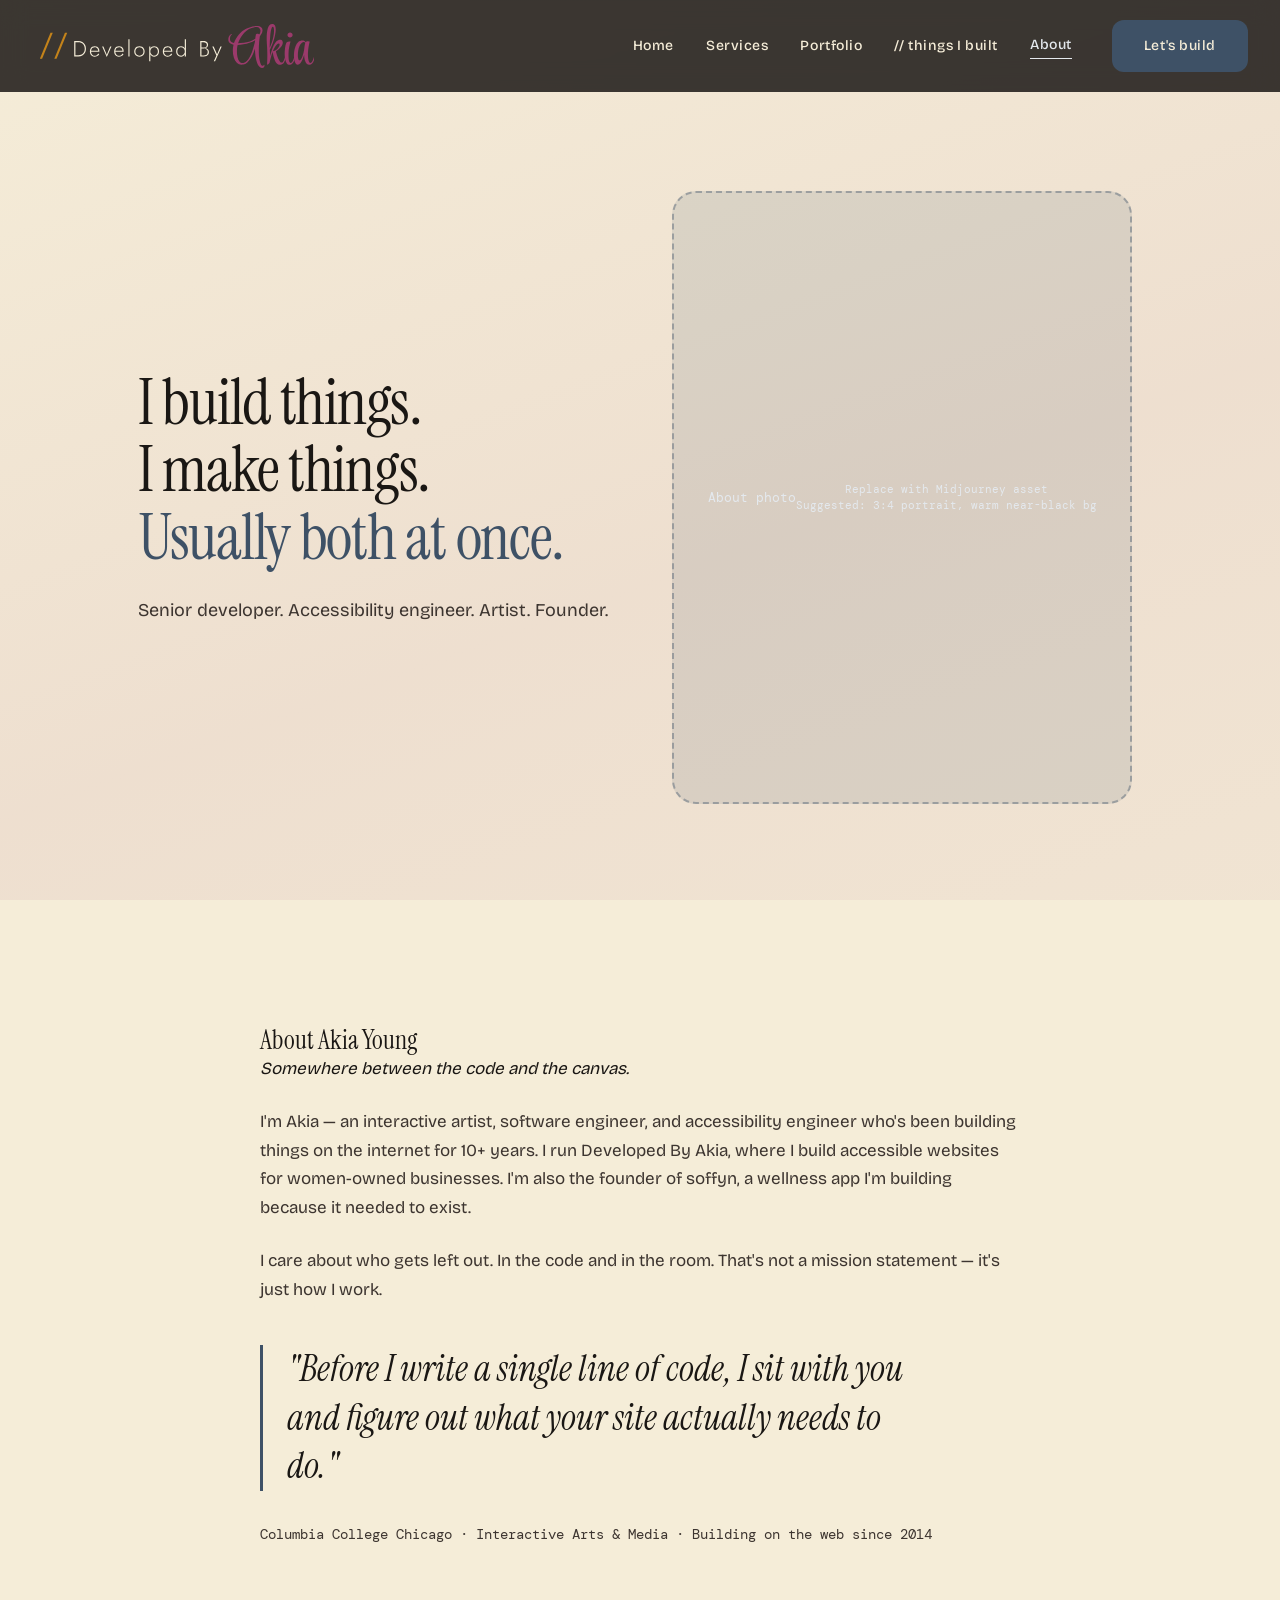
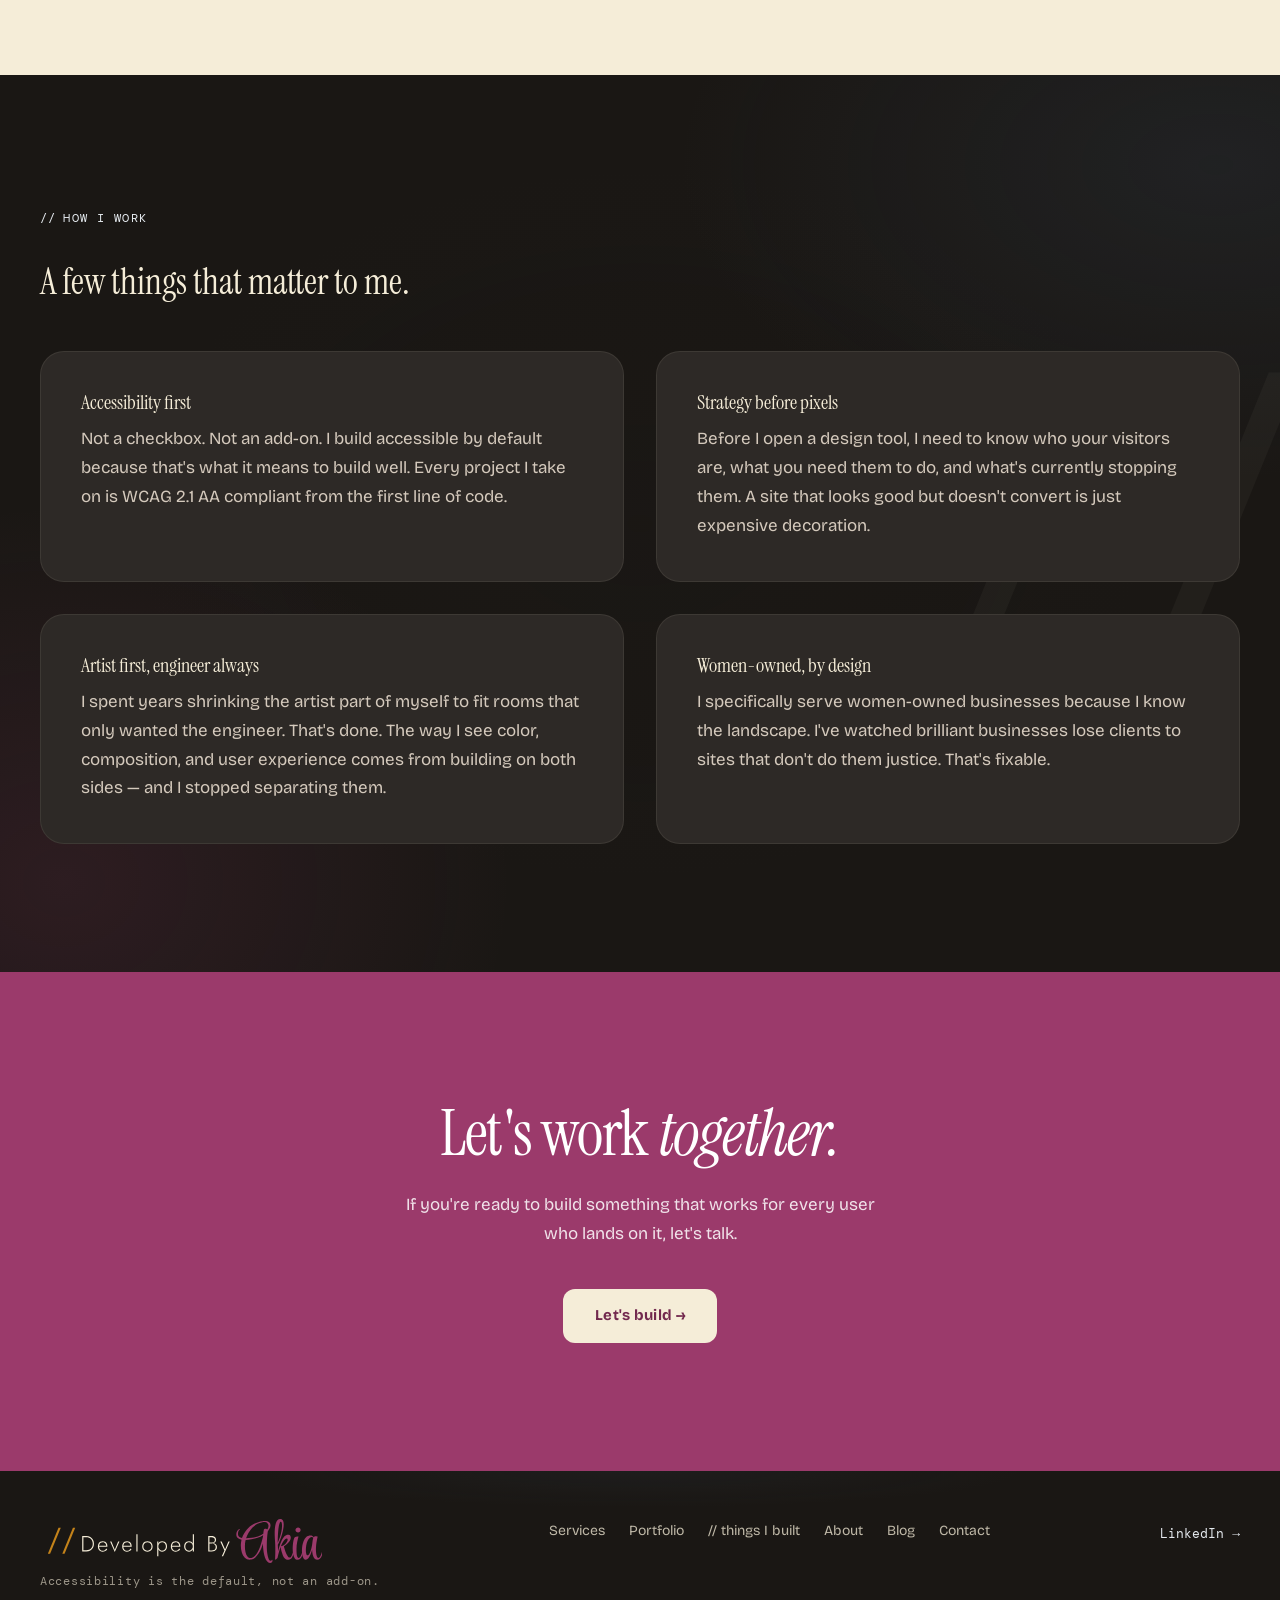
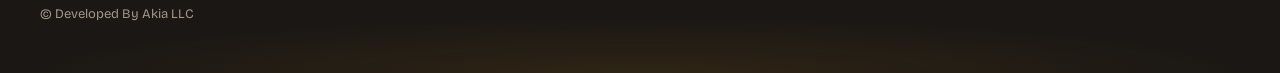
<file: about.html>
<!DOCTYPE html>
<html lang="en">
<head>
  <meta charset="UTF-8" />
  <meta name="viewport" content="width=device-width, initial-scale=1.0" />
  <title>About — Developed By Akia</title>
  <meta name="description" content="Akia Young is an interactive artist, senior full stack developer and accessibility engineer with 10+ years of experience." />
  <meta property="og:title" content="About — Developed By Akia" />
  <meta property="og:description" content="Akia Young is an interactive artist, senior full stack developer and accessibility engineer with 10+ years of experience." />
  <meta property="og:type" content="website" />
  <meta property="og:url" content="https://developedbyakia.com/about.html" />
  <link rel="canonical" href="https://developedbyakia.com/about.html" />
  <link rel="preconnect" href="https://fonts.googleapis.com">
  <link rel="preconnect" href="https://fonts.gstatic.com" crossorigin>
  <link href="https://fonts.googleapis.com/css2?family=Bricolage+Grotesque:opsz,wght@12..96,400;12..96,500;12..96,700&family=DM+Mono:wght@400&family=Instrument+Serif:ital@0;1&display=swap" rel="stylesheet">
  <link rel="stylesheet" href="/css/reset.css" />
  <link rel="stylesheet" href="/css/tokens.css" />
  <link rel="stylesheet" href="/css/main.css" />
</head>
<body>
  <a href="#main" class="skip-nav">Skip to main content</a>

  <header class="site-header" id="site-header" style="background: rgba(26,23,20,0.85); backdrop-filter: blur(12px);">
    <a href="/" class="logo" aria-label="Developed By Akia — home">
  <svg xmlns="http://www.w3.org/2000/svg" xmlns:xlink="http://www.w3.org/1999/xlink" viewBox="402 375 642 100" height="44" aria-hidden="true" focusable="false" style="display:block;"><defs><g/><clipPath id="clip-logo-h-a"><rect x="0" width="43" y="0" height="91"/></clipPath><clipPath id="clip-logo-h-b"><rect x="0" width="43" y="0" height="91"/></clipPath></defs><g fill="#f5edd8" fill-opacity="1"><g transform="translate(493.718206, 448.883641)"><g><path d="M 4.203125 -35 L 4.203125 0 L 6.953125 0 L 6.953125 -35 Z M 13.703125 0 C 17.097656 0 20.085938 -0.734375 22.671875 -2.203125 C 25.253906 -3.671875 27.269531 -5.710938 28.71875 -8.328125 C 30.175781 -10.941406 30.90625 -14 30.90625 -17.5 C 30.90625 -21 30.175781 -24.054688 28.71875 -26.671875 C 27.269531 -29.285156 25.253906 -31.328125 22.671875 -32.796875 C 20.085938 -34.265625 17.097656 -35 13.703125 -35 L 5.703125 -35 L 5.703125 -32.25 L 13.703125 -32.25 C 15.867188 -32.25 17.84375 -31.898438 19.625 -31.203125 C 21.40625 -30.503906 22.925781 -29.507812 24.1875 -28.21875 C 25.457031 -26.9375 26.4375 -25.382812 27.125 -23.5625 C 27.8125 -21.75 28.15625 -19.726562 28.15625 -17.5 C 28.15625 -15.269531 27.8125 -13.242188 27.125 -11.421875 C 26.4375 -9.609375 25.457031 -8.054688 24.1875 -6.765625 C 22.925781 -5.484375 21.40625 -4.492188 19.625 -3.796875 C 17.84375 -3.097656 15.867188 -2.75 13.703125 -2.75 L 5.703125 -2.75 L 5.703125 0 Z M 13.703125 0 "/></g></g></g><g fill="#f5edd8" fill-opacity="1"><g transform="translate(531.613035, 448.883641)"><g><path d="M 12.59375 0.5 C 14.894531 0.5 16.90625 0.0234375 18.625 -0.921875 C 20.34375 -1.867188 21.851562 -3.34375 23.15625 -5.34375 L 21.046875 -6.703125 C 20.015625 -5.066406 18.835938 -3.863281 17.515625 -3.09375 C 16.203125 -2.332031 14.664062 -1.953125 12.90625 -1.953125 C 11.238281 -1.953125 9.78125 -2.347656 8.53125 -3.140625 C 7.28125 -3.941406 6.3125 -5.078125 5.625 -6.546875 C 4.9375 -8.015625 4.59375 -9.734375 4.59375 -11.703125 C 4.59375 -13.628906 4.941406 -15.300781 5.640625 -16.71875 C 6.347656 -18.132812 7.328125 -19.234375 8.578125 -20.015625 C 9.828125 -20.804688 11.300781 -21.203125 13 -21.203125 C 14.46875 -21.203125 15.785156 -20.847656 16.953125 -20.140625 C 18.117188 -19.441406 19.039062 -18.476562 19.71875 -17.25 C 20.40625 -16.019531 20.75 -14.617188 20.75 -13.046875 C 20.75 -12.785156 20.707031 -12.507812 20.625 -12.21875 C 20.539062 -11.9375 20.46875 -11.710938 20.40625 -11.546875 L 21.5 -13.09375 L 3.59375 -13.09375 L 3.59375 -10.84375 L 23.453125 -10.84375 C 23.484375 -11.007812 23.503906 -11.207031 23.515625 -11.4375 C 23.535156 -11.675781 23.546875 -11.894531 23.546875 -12.09375 C 23.546875 -14.332031 23.101562 -16.304688 22.21875 -18.015625 C 21.34375 -19.734375 20.113281 -21.078125 18.53125 -22.046875 C 16.945312 -23.015625 15.101562 -23.5 13 -23.5 C 10.832031 -23.5 8.914062 -22.988281 7.25 -21.96875 C 5.582031 -20.957031 4.28125 -19.550781 3.34375 -17.75 C 2.414062 -15.945312 1.953125 -13.878906 1.953125 -11.546875 C 1.953125 -9.210938 2.410156 -7.132812 3.328125 -5.3125 C 4.242188 -3.5 5.5 -2.078125 7.09375 -1.046875 C 8.695312 -0.015625 10.53125 0.5 12.59375 0.5 Z M 12.59375 0.5 "/></g></g></g><g fill="#f5edd8" fill-opacity="1"><g transform="translate(561.159113, 448.883641)"><g><path d="M 0.203125 -23 L 10.796875 1.34375 L 21.40625 -23 L 18.453125 -23 L 10.796875 -4.25 L 3.15625 -23 Z M 0.203125 -23 "/></g></g></g><g fill="#f5edd8" fill-opacity="1"><g transform="translate(586.805801, 448.883641)"><g><path d="M 12.59375 0.5 C 14.894531 0.5 16.90625 0.0234375 18.625 -0.921875 C 20.34375 -1.867188 21.851562 -3.34375 23.15625 -5.34375 L 21.046875 -6.703125 C 20.015625 -5.066406 18.835938 -3.863281 17.515625 -3.09375 C 16.203125 -2.332031 14.664062 -1.953125 12.90625 -1.953125 C 11.238281 -1.953125 9.78125 -2.347656 8.53125 -3.140625 C 7.28125 -3.941406 6.3125 -5.078125 5.625 -6.546875 C 4.9375 -8.015625 4.59375 -9.734375 4.59375 -11.703125 C 4.59375 -13.628906 4.941406 -15.300781 5.640625 -16.71875 C 6.347656 -18.132812 7.328125 -19.234375 8.578125 -20.015625 C 9.828125 -20.804688 11.300781 -21.203125 13 -21.203125 C 14.46875 -21.203125 15.785156 -20.847656 16.953125 -20.140625 C 18.117188 -19.441406 19.039062 -18.476562 19.71875 -17.25 C 20.40625 -16.019531 20.75 -14.617188 20.75 -13.046875 C 20.75 -12.785156 20.707031 -12.507812 20.625 -12.21875 C 20.539062 -11.9375 20.46875 -11.710938 20.40625 -11.546875 L 21.5 -13.09375 L 3.59375 -13.09375 L 3.59375 -10.84375 L 23.453125 -10.84375 C 23.484375 -11.007812 23.503906 -11.207031 23.515625 -11.4375 C 23.535156 -11.675781 23.546875 -11.894531 23.546875 -12.09375 C 23.546875 -14.332031 23.101562 -16.304688 22.21875 -18.015625 C 21.34375 -19.734375 20.113281 -21.078125 18.53125 -22.046875 C 16.945312 -23.015625 15.101562 -23.5 13 -23.5 C 10.832031 -23.5 8.914062 -22.988281 7.25 -21.96875 C 5.582031 -20.957031 4.28125 -19.550781 3.34375 -17.75 C 2.414062 -15.945312 1.953125 -13.878906 1.953125 -11.546875 C 1.953125 -9.210938 2.410156 -7.132812 3.328125 -5.3125 C 4.242188 -3.5 5.5 -2.078125 7.09375 -1.046875 C 8.695312 -0.015625 10.53125 0.5 12.59375 0.5 Z M 12.59375 0.5 "/></g></g></g><g fill="#f5edd8" fill-opacity="1"><g transform="translate(617.1018, 448.883641)"><g><path d="M 3.953125 -39 L 3.953125 0 L 6.546875 0 L 6.546875 -39 Z M 3.953125 -39 "/></g></g></g><g fill="#f5edd8" fill-opacity="1"><g transform="translate(632.400124, 448.883641)"><g><path d="M 1.953125 -11.5 C 1.953125 -9.195312 2.46875 -7.132812 3.5 -5.3125 C 4.53125 -3.5 5.9375 -2.078125 7.71875 -1.046875 C 9.507812 -0.015625 11.519531 0.5 13.75 0.5 C 15.976562 0.5 17.984375 -0.015625 19.765625 -1.046875 C 21.554688 -2.078125 22.96875 -3.5 24 -5.3125 C 25.03125 -7.132812 25.546875 -9.195312 25.546875 -11.5 C 25.546875 -13.832031 25.03125 -15.898438 24 -17.703125 C 22.96875 -19.503906 21.554688 -20.921875 19.765625 -21.953125 C 17.984375 -22.984375 15.976562 -23.5 13.75 -23.5 C 11.519531 -23.5 9.507812 -22.984375 7.71875 -21.953125 C 5.9375 -20.921875 4.53125 -19.503906 3.5 -17.703125 C 2.46875 -15.898438 1.953125 -13.832031 1.953125 -11.5 Z M 4.59375 -11.5 C 4.59375 -13.363281 4.992188 -15.007812 5.796875 -16.4375 C 6.597656 -17.875 7.691406 -19 9.078125 -19.8125 C 10.460938 -20.632812 12.019531 -21.046875 13.75 -21.046875 C 15.476562 -21.046875 17.035156 -20.632812 18.421875 -19.8125 C 19.804688 -19 20.898438 -17.867188 21.703125 -16.421875 C 22.503906 -14.972656 22.90625 -13.332031 22.90625 -11.5 C 22.90625 -9.632812 22.503906 -7.984375 21.703125 -6.546875 C 20.898438 -5.117188 19.804688 -3.992188 18.421875 -3.171875 C 17.035156 -2.359375 15.476562 -1.953125 13.75 -1.953125 C 12.019531 -1.953125 10.460938 -2.359375 9.078125 -3.171875 C 7.691406 -3.992188 6.597656 -5.117188 5.796875 -6.546875 C 4.992188 -7.984375 4.59375 -9.632812 4.59375 -11.5 Z M 4.59375 -11.5 "/></g></g></g><g fill="#f5edd8" fill-opacity="1"><g transform="translate(664.695817, 448.883641)"><g><path d="M 6.296875 11 L 6.296875 -23 L 3.703125 -23 L 3.703125 11 Z M 25.953125 -11.5 C 25.953125 -14 25.457031 -16.140625 24.46875 -17.921875 C 23.488281 -19.703125 22.15625 -21.078125 20.46875 -22.046875 C 18.789062 -23.015625 16.914062 -23.5 14.84375 -23.5 C 12.914062 -23.5 11.21875 -22.972656 9.75 -21.921875 C 8.28125 -20.867188 7.132812 -19.441406 6.3125 -17.640625 C 5.5 -15.847656 5.09375 -13.800781 5.09375 -11.5 C 5.09375 -9.226562 5.5 -7.1875 6.3125 -5.375 C 7.132812 -3.5625 8.28125 -2.128906 9.75 -1.078125 C 11.21875 -0.0234375 12.914062 0.5 14.84375 0.5 C 16.914062 0.5 18.789062 0.015625 20.46875 -0.953125 C 22.15625 -1.921875 23.488281 -3.300781 24.46875 -5.09375 C 25.457031 -6.894531 25.953125 -9.03125 25.953125 -11.5 Z M 23.34375 -11.5 C 23.34375 -9.5 22.941406 -7.78125 22.140625 -6.34375 C 21.347656 -4.914062 20.285156 -3.828125 18.953125 -3.078125 C 17.617188 -2.328125 16.132812 -1.953125 14.5 -1.953125 C 13.101562 -1.953125 11.769531 -2.367188 10.5 -3.203125 C 9.226562 -4.035156 8.207031 -5.164062 7.4375 -6.59375 C 6.675781 -8.03125 6.296875 -9.664062 6.296875 -11.5 C 6.296875 -13.332031 6.675781 -14.960938 7.4375 -16.390625 C 8.207031 -17.828125 9.226562 -18.960938 10.5 -19.796875 C 11.769531 -20.628906 13.101562 -21.046875 14.5 -21.046875 C 16.132812 -21.046875 17.617188 -20.671875 18.953125 -19.921875 C 20.285156 -19.171875 21.347656 -18.078125 22.140625 -16.640625 C 22.941406 -15.210938 23.34375 -13.5 23.34375 -11.5 Z M 23.34375 -11.5 "/></g></g></g><g fill="#f5edd8" fill-opacity="1"><g transform="translate(697.391436, 448.883641)"><g><path d="M 12.59375 0.5 C 14.894531 0.5 16.90625 0.0234375 18.625 -0.921875 C 20.34375 -1.867188 21.851562 -3.34375 23.15625 -5.34375 L 21.046875 -6.703125 C 20.015625 -5.066406 18.835938 -3.863281 17.515625 -3.09375 C 16.203125 -2.332031 14.664062 -1.953125 12.90625 -1.953125 C 11.238281 -1.953125 9.78125 -2.347656 8.53125 -3.140625 C 7.28125 -3.941406 6.3125 -5.078125 5.625 -6.546875 C 4.9375 -8.015625 4.59375 -9.734375 4.59375 -11.703125 C 4.59375 -13.628906 4.941406 -15.300781 5.640625 -16.71875 C 6.347656 -18.132812 7.328125 -19.234375 8.578125 -20.015625 C 9.828125 -20.804688 11.300781 -21.203125 13 -21.203125 C 14.46875 -21.203125 15.785156 -20.847656 16.953125 -20.140625 C 18.117188 -19.441406 19.039062 -18.476562 19.71875 -17.25 C 20.40625 -16.019531 20.75 -14.617188 20.75 -13.046875 C 20.75 -12.785156 20.707031 -12.507812 20.625 -12.21875 C 20.539062 -11.9375 20.46875 -11.710938 20.40625 -11.546875 L 21.5 -13.09375 L 3.59375 -13.09375 L 3.59375 -10.84375 L 23.453125 -10.84375 C 23.484375 -11.007812 23.503906 -11.207031 23.515625 -11.4375 C 23.535156 -11.675781 23.546875 -11.894531 23.546875 -12.09375 C 23.546875 -14.332031 23.101562 -16.304688 22.21875 -18.015625 C 21.34375 -19.734375 20.113281 -21.078125 18.53125 -22.046875 C 16.945312 -23.015625 15.101562 -23.5 13 -23.5 C 10.832031 -23.5 8.914062 -22.988281 7.25 -21.96875 C 5.582031 -20.957031 4.28125 -19.550781 3.34375 -17.75 C 2.414062 -15.945312 1.953125 -13.878906 1.953125 -11.546875 C 1.953125 -9.210938 2.410156 -7.132812 3.328125 -5.3125 C 4.242188 -3.5 5.5 -2.078125 7.09375 -1.046875 C 8.695312 -0.015625 10.53125 0.5 12.59375 0.5 Z M 12.59375 0.5 "/></g></g></g><g fill="#f5edd8" fill-opacity="1"><g transform="translate(727.687446, 448.883641)"><g><path d="M 21.59375 -39 L 21.59375 0 L 24.203125 0 L 24.203125 -39 Z M 1.953125 -11.5 C 1.953125 -9.03125 2.453125 -6.894531 3.453125 -5.09375 C 4.453125 -3.300781 5.789062 -1.921875 7.46875 -0.953125 C 9.15625 0.015625 11.015625 0.5 13.046875 0.5 C 15.046875 0.5 16.757812 -0.0234375 18.1875 -1.078125 C 19.625 -2.128906 20.75 -3.5625 21.5625 -5.375 C 22.382812 -7.1875 22.796875 -9.226562 22.796875 -11.5 C 22.796875 -13.800781 22.382812 -15.847656 21.5625 -17.640625 C 20.75 -19.441406 19.625 -20.867188 18.1875 -21.921875 C 16.757812 -22.972656 15.046875 -23.5 13.046875 -23.5 C 11.015625 -23.5 9.15625 -23.015625 7.46875 -22.046875 C 5.789062 -21.078125 4.453125 -19.703125 3.453125 -17.921875 C 2.453125 -16.140625 1.953125 -14 1.953125 -11.5 Z M 4.59375 -11.5 C 4.59375 -13.5 4.984375 -15.210938 5.765625 -16.640625 C 6.554688 -18.078125 7.625 -19.171875 8.96875 -19.921875 C 10.320312 -20.671875 11.800781 -21.046875 13.40625 -21.046875 C 14.832031 -21.046875 16.171875 -20.628906 17.421875 -19.796875 C 18.671875 -18.960938 19.675781 -17.828125 20.4375 -16.390625 C 21.207031 -14.960938 21.59375 -13.332031 21.59375 -11.5 C 21.59375 -9.664062 21.207031 -8.03125 20.4375 -6.59375 C 19.675781 -5.164062 18.671875 -4.035156 17.421875 -3.203125 C 16.171875 -2.367188 14.832031 -1.953125 13.40625 -1.953125 C 11.800781 -1.953125 10.320312 -2.328125 8.96875 -3.078125 C 7.625 -3.828125 6.554688 -4.914062 5.765625 -6.34375 C 4.984375 -7.78125 4.59375 -9.5 4.59375 -11.5 Z M 4.59375 -11.5 "/></g></g></g><g fill="#f5edd8" fill-opacity="1"><g transform="translate(760.383076, 448.883641)"><g/></g></g><g fill="#f5edd8" fill-opacity="1"><g transform="translate(780.180689, 448.883641)"><g><path d="M 6.34375 -18.796875 L 12 -18.796875 C 13.96875 -18.796875 15.703125 -19.085938 17.203125 -19.671875 C 18.703125 -20.253906 19.875 -21.117188 20.71875 -22.265625 C 21.570312 -23.421875 22 -24.847656 22 -26.546875 C 22 -28.410156 21.582031 -29.96875 20.75 -31.21875 C 19.914062 -32.46875 18.738281 -33.410156 17.21875 -34.046875 C 15.707031 -34.679688 13.898438 -35 11.796875 -35 L 4.203125 -35 L 4.203125 0 L 12.296875 0 C 14.566406 0 16.578125 -0.363281 18.328125 -1.09375 C 20.078125 -1.832031 21.453125 -2.953125 22.453125 -4.453125 C 23.453125 -5.953125 23.953125 -7.851562 23.953125 -10.15625 C 23.953125 -11.75 23.625 -13.132812 22.96875 -14.3125 C 22.320312 -15.5 21.457031 -16.476562 20.375 -17.25 C 19.289062 -18.019531 18.066406 -18.59375 16.703125 -18.96875 C 15.335938 -19.351562 13.9375 -19.546875 12.5 -19.546875 L 6.34375 -19.546875 L 6.34375 -17.953125 L 12.296875 -17.953125 C 13.492188 -17.953125 14.617188 -17.785156 15.671875 -17.453125 C 16.722656 -17.117188 17.664062 -16.625 18.5 -15.96875 C 19.332031 -15.320312 19.984375 -14.523438 20.453125 -13.578125 C 20.921875 -12.628906 21.15625 -11.535156 21.15625 -10.296875 C 21.15625 -8.566406 20.785156 -7.125 20.046875 -5.96875 C 19.316406 -4.820312 18.285156 -3.945312 16.953125 -3.34375 C 15.617188 -2.75 14.066406 -2.453125 12.296875 -2.453125 L 6.953125 -2.453125 L 6.953125 -32.546875 L 11.796875 -32.546875 C 14.066406 -32.546875 15.875 -32.003906 17.21875 -30.921875 C 18.570312 -29.835938 19.25 -28.332031 19.25 -26.40625 C 19.25 -25.03125 18.914062 -23.898438 18.25 -23.015625 C 17.582031 -22.140625 16.679688 -21.484375 15.546875 -21.046875 C 14.410156 -20.617188 13.160156 -20.40625 11.796875 -20.40625 L 6.34375 -20.40625 Z M 6.34375 -18.796875 "/></g></g></g><g fill="#f5edd8" fill-opacity="1"><g transform="translate(811.626533, 448.883641)"><g><path d="M 21.5 -23 L 18.59375 -23 L 10.453125 -3.5 L 11.65625 -3.40625 L 3.296875 -23 L 0.203125 -23 L 9.5 -2.34375 L 3.59375 11 L 6.5 11 Z M 21.5 -23 "/></g></g></g><g fill="#9b3a6b" fill-opacity="1"><g transform="translate(850.336839, 467.009969)"><g><path d="M 80.09375 1.6875 L 80.09375 2.546875 C 80.09375 6.171875 78.359375 7.984375 74.890625 7.984375 L 74.15625 7.984375 C 71.65625 7.742188 69.476562 6.515625 67.625 4.296875 C 65.769531 2.078125 64.21875 -0.863281 62.96875 -4.53125 C 61.71875 -8.207031 60.734375 -12.265625 60.015625 -16.703125 C 59.523438 -19.765625 59.140625 -22.925781 58.859375 -26.1875 C 58.578125 -29.457031 58.394531 -32.742188 58.3125 -36.046875 C 57.1875 -32.015625 55.753906 -27.984375 54.015625 -23.953125 C 52.285156 -19.921875 50.289062 -16.191406 48.03125 -12.765625 C 45.769531 -9.335938 43.285156 -6.472656 40.578125 -4.171875 C 37.878906 -1.867188 34.957031 -0.4375 31.8125 0.125 C 30.601562 0.363281 29.394531 0.484375 28.1875 0.484375 C 23.832031 0.484375 20.160156 -0.984375 17.171875 -3.921875 C 14.191406 -6.867188 11.9375 -10.78125 10.40625 -15.65625 C 8.875 -20.539062 8.109375 -25.847656 8.109375 -31.578125 C 8.109375 -32.140625 8.128906 -32.703125 8.171875 -33.265625 C 8.210938 -33.835938 8.234375 -34.40625 8.234375 -34.96875 C 8.472656 -38.507812 8.953125 -41.894531 9.671875 -45.125 C 6.203125 -45.769531 3.359375 -47.0625 1.140625 -49 C -1.066406 -50.9375 -2.171875 -53.757812 -2.171875 -57.46875 C -2.171875 -59.726562 -1.609375 -61.925781 -0.484375 -64.0625 C 0.640625 -66.195312 2.332031 -67.867188 4.59375 -69.078125 C 4.757812 -69.160156 4.921875 -69.203125 5.078125 -69.203125 C 5.566406 -69.203125 5.8125 -68.960938 5.8125 -68.484375 C 5.8125 -67.992188 5.609375 -67.628906 5.203125 -67.390625 C 3.910156 -66.503906 2.984375 -65.171875 2.421875 -63.390625 C 1.859375 -61.617188 1.578125 -59.847656 1.578125 -58.078125 C 1.578125 -55.410156 2.398438 -53.3125 4.046875 -51.78125 C 5.703125 -50.25 7.941406 -49.203125 10.765625 -48.640625 C 13.109375 -55.816406 16.675781 -62.144531 21.46875 -67.625 C 26.269531 -73.113281 31.851562 -77.550781 38.21875 -80.9375 C 44.59375 -84.320312 51.171875 -86.378906 57.953125 -87.109375 C 58.753906 -87.191406 59.519531 -87.25 60.25 -87.28125 C 60.976562 -87.320312 61.664062 -87.34375 62.3125 -87.34375 C 67.0625 -87.34375 70.460938 -86.4375 72.515625 -84.625 C 74.578125 -82.8125 75.609375 -80.570312 75.609375 -77.90625 C 75.609375 -75.164062 74.722656 -72.222656 72.953125 -69.078125 C 72.390625 -68.191406 71.804688 -67.304688 71.203125 -66.421875 C 70.597656 -65.535156 69.972656 -64.6875 69.328125 -63.875 C 68.921875 -60.726562 68.453125 -56.269531 67.921875 -50.5 C 67.398438 -44.738281 67.140625 -38.59375 67.140625 -32.0625 C 67.140625 -29.476562 67.179688 -26.894531 67.265625 -24.3125 C 67.347656 -21.738281 67.550781 -19.160156 67.875 -16.578125 C 68.195312 -13.910156 68.679688 -11.066406 69.328125 -8.046875 C 69.972656 -5.023438 70.816406 -2.421875 71.859375 -0.234375 C 72.910156 1.941406 74.160156 3.066406 75.609375 3.140625 L 75.859375 3.140625 C 76.503906 3.222656 77.085938 3.039062 77.609375 2.59375 C 78.128906 2.15625 78.429688 1.691406 78.515625 1.203125 C 78.597656 0.640625 78.84375 0.359375 79.25 0.359375 C 79.8125 0.359375 80.09375 0.800781 80.09375 1.6875 Z M 58.671875 -53.359375 L 58.796875 -55.171875 C 54.921875 -52.828125 50.6875 -50.890625 46.09375 -49.359375 C 41.5 -47.828125 36.898438 -46.675781 32.296875 -45.90625 C 27.703125 -45.144531 23.304688 -44.679688 19.109375 -44.515625 C 18.390625 -41.773438 17.90625 -38.992188 17.65625 -36.171875 C 17.582031 -35.046875 17.523438 -33.9375 17.484375 -32.84375 C 17.441406 -31.757812 17.421875 -30.648438 17.421875 -29.515625 C 17.421875 -24.753906 17.882812 -20.359375 18.8125 -16.328125 C 19.738281 -12.296875 21.171875 -9.085938 23.109375 -6.703125 C 25.046875 -4.328125 27.460938 -3.140625 30.359375 -3.140625 C 30.679688 -3.140625 31.003906 -3.160156 31.328125 -3.203125 C 31.648438 -3.242188 31.972656 -3.304688 32.296875 -3.390625 C 34.960938 -3.867188 37.484375 -5.335938 39.859375 -7.796875 C 42.242188 -10.265625 44.441406 -13.375 46.453125 -17.125 C 48.472656 -20.875 50.289062 -24.90625 51.90625 -29.21875 C 53.519531 -33.53125 54.847656 -37.828125 55.890625 -42.109375 C 56.378906 -44.117188 56.882812 -46.070312 57.40625 -47.96875 C 57.925781 -49.863281 58.347656 -51.660156 58.671875 -53.359375 Z M 59.15625 -58.4375 C 59.320312 -60.445312 59.546875 -62.316406 59.828125 -64.046875 C 60.109375 -65.785156 60.410156 -67.34375 60.734375 -68.71875 C 60.816406 -68.957031 61.195312 -69.175781 61.875 -69.375 C 62.5625 -69.582031 63.351562 -69.6875 64.25 -69.6875 C 64.96875 -69.6875 65.707031 -69.601562 66.46875 -69.4375 C 67.238281 -69.28125 67.945312 -68.960938 68.59375 -68.484375 L 69.078125 -69.4375 C 70.367188 -72.019531 71.015625 -74.398438 71.015625 -76.578125 C 71.015625 -79.003906 70.1875 -81.019531 68.53125 -82.625 C 66.882812 -84.238281 64.242188 -85.046875 60.609375 -85.046875 C 60.128906 -85.046875 59.625 -85.023438 59.09375 -84.984375 C 58.570312 -84.953125 58.03125 -84.894531 57.46875 -84.8125 C 52.945312 -84.25 48.726562 -82.835938 44.8125 -80.578125 C 40.90625 -78.316406 37.335938 -75.472656 34.109375 -72.046875 C 30.890625 -68.617188 28.085938 -64.847656 25.703125 -60.734375 C 23.328125 -56.617188 21.453125 -52.382812 20.078125 -48.03125 C 24.191406 -48.1875 28.566406 -48.585938 33.203125 -49.234375 C 37.847656 -49.878906 42.425781 -50.945312 46.9375 -52.4375 C 51.457031 -53.9375 55.53125 -55.9375 59.15625 -58.4375 Z M 59.15625 -58.4375 "/></g></g></g><g fill="#9b3a6b" fill-opacity="1"><g transform="translate(933.686979, 467.009969)"><g><path d="M 8.828125 -33.640625 C 8.992188 -31.453125 9.113281 -29.085938 9.1875 -26.546875 C 9.269531 -24.015625 9.351562 -21.457031 9.4375 -18.875 C 10.320312 -22.5 11.429688 -26.445312 12.765625 -30.71875 C 14.097656 -35 15.691406 -39.09375 17.546875 -43 C 19.398438 -46.914062 21.535156 -50.125 23.953125 -52.625 C 26.367188 -55.125 29.070312 -56.375 32.0625 -56.375 C 34.644531 -56.375 36.335938 -55.609375 37.140625 -54.078125 C 37.953125 -52.546875 38.359375 -50.929688 38.359375 -49.234375 C 38.359375 -47.054688 37.507812 -44.695312 35.8125 -42.15625 C 34.113281 -39.625 32.070312 -37.285156 29.6875 -35.140625 C 27.3125 -33.003906 25 -31.375 22.75 -30.25 C 22.90625 -29.113281 23.265625 -27.5 23.828125 -25.40625 C 24.398438 -23.3125 25.085938 -21.050781 25.890625 -18.625 C 26.691406 -16.207031 27.632812 -13.910156 28.71875 -11.734375 C 29.8125 -9.554688 30.941406 -7.78125 32.109375 -6.40625 C 33.285156 -5.039062 34.519531 -4.359375 35.8125 -4.359375 C 36.9375 -4.359375 37.863281 -4.859375 38.59375 -5.859375 C 39.320312 -6.867188 39.882812 -7.78125 40.28125 -8.59375 C 41.332031 -10.851562 42.382812 -13.71875 43.4375 -17.1875 C 43.757812 -17.90625 44.082031 -18.265625 44.40625 -18.265625 C 44.800781 -18.265625 45 -17.78125 45 -16.8125 L 45 -16.328125 C 44.925781 -14.640625 44.546875 -12.722656 43.859375 -10.578125 C 43.171875 -8.441406 42.265625 -6.488281 41.140625 -4.71875 C 40.171875 -3.1875 39 -1.9375 37.625 -0.96875 C 36.25 0 34.71875 0.523438 33.03125 0.609375 L 32.296875 0.609375 C 29.078125 0.609375 26.578125 -0.316406 24.796875 -2.171875 C 23.023438 -4.023438 21.535156 -6.40625 20.328125 -9.3125 C 19.441406 -11.414062 18.632812 -13.71875 17.90625 -16.21875 C 17.175781 -18.71875 16.585938 -21.054688 16.140625 -23.234375 C 15.703125 -25.410156 15.40625 -27.101562 15.25 -28.3125 C 15.25 -28.46875 15.265625 -28.566406 15.296875 -28.609375 C 15.335938 -28.648438 15.359375 -28.710938 15.359375 -28.796875 L 15.25 -28.796875 C 13.71875 -24.597656 12.40625 -20.503906 11.3125 -16.515625 C 10.21875 -12.523438 9.472656 -9.476562 9.078125 -7.375 C 9.078125 -7.21875 8.992188 -7.054688 8.828125 -6.890625 C 8.585938 -4.878906 8.144531 -3.429688 7.5 -2.546875 C 6.125 -0.523438 4.390625 0.484375 2.296875 0.484375 C 2.460938 -0.160156 2.582031 -1.328125 2.65625 -3.015625 C 2.738281 -4.710938 2.820312 -6.734375 2.90625 -9.078125 C 2.988281 -10.691406 3.046875 -12.320312 3.078125 -13.96875 C 3.117188 -15.625 3.140625 -17.300781 3.140625 -19 L 3.140625 -20.328125 C 3.140625 -25.085938 3.054688 -29.644531 2.890625 -34 C 2.734375 -38.351562 2.492188 -42.546875 2.171875 -46.578125 C 2.097656 -47.953125 2 -49.828125 1.875 -52.203125 C 1.75 -54.585938 1.6875 -57.191406 1.6875 -60.015625 C 1.6875 -63.472656 1.847656 -67.078125 2.171875 -70.828125 C 2.492188 -74.585938 3.097656 -78.054688 3.984375 -81.234375 C 4.878906 -84.421875 6.171875 -87.003906 7.859375 -88.984375 C 9.554688 -90.960938 11.734375 -91.953125 14.390625 -91.953125 C 17.378906 -91.953125 19.4375 -90.757812 20.5625 -88.375 C 21.695312 -86 22.265625 -83.117188 22.265625 -79.734375 C 22.265625 -76.265625 21.878906 -72.59375 21.109375 -68.71875 C 20.347656 -64.84375 19.503906 -61.3125 18.578125 -58.125 C 17.648438 -54.945312 16.941406 -52.671875 16.453125 -51.296875 C 15.398438 -48.316406 14.207031 -45.289062 12.875 -42.21875 C 11.550781 -39.15625 10.203125 -36.296875 8.828125 -33.640625 Z M 18.390625 -76.09375 L 18.390625 -77.4375 C 18.304688 -79.769531 18.039062 -81.703125 17.59375 -83.234375 C 17.15625 -84.765625 16.453125 -85.53125 15.484375 -85.53125 C 14.515625 -85.53125 13.644531 -84.5625 12.875 -82.625 C 12.113281 -80.695312 11.453125 -78.035156 10.890625 -74.640625 C 10.398438 -71.660156 10.015625 -68.4375 9.734375 -64.96875 C 9.453125 -61.5 9.226562 -58.109375 9.0625 -54.796875 C 8.90625 -51.492188 8.785156 -48.570312 8.703125 -46.03125 C 8.628906 -43.488281 8.59375 -41.695312 8.59375 -40.65625 C 8.59375 -40.332031 8.59375 -39.945312 8.59375 -39.5 C 8.59375 -39.0625 8.628906 -38.597656 8.703125 -38.109375 C 10.484375 -42.140625 12.097656 -46.375 13.546875 -50.8125 C 15.003906 -55.25 16.175781 -59.644531 17.0625 -64 C 17.945312 -68.351562 18.390625 -72.382812 18.390625 -76.09375 Z M 15.734375 -30 C 18.796875 -30.488281 21.472656 -31.679688 23.765625 -33.578125 C 26.066406 -35.472656 27.882812 -37.546875 29.21875 -39.796875 C 30.550781 -42.054688 31.21875 -43.953125 31.21875 -45.484375 C 31.21875 -47.015625 30.53125 -47.78125 29.15625 -47.78125 C 27.707031 -47.78125 26.273438 -47.070312 24.859375 -45.65625 C 23.453125 -44.25 22.140625 -42.535156 20.921875 -40.515625 C 19.710938 -38.503906 18.664062 -36.53125 17.78125 -34.59375 C 16.894531 -32.664062 16.210938 -31.132812 15.734375 -30 Z M 15.734375 -30 "/></g></g></g><g fill="#9b3a6b" fill-opacity="1"><g transform="translate(974.091841, 467.009969)"><g><path d="M 25.53125 -16.8125 L 25.53125 -16.328125 C 25.363281 -14.234375 24.796875 -11.851562 23.828125 -9.1875 C 22.859375 -6.53125 21.507812 -4.234375 19.78125 -2.296875 C 18.050781 -0.359375 15.972656 0.609375 13.546875 0.609375 C 10.640625 0.609375 8.359375 -0.617188 6.703125 -3.078125 C 5.054688 -5.546875 3.890625 -8.691406 3.203125 -12.515625 C 2.515625 -16.347656 2.171875 -20.363281 2.171875 -24.5625 C 2.171875 -28.03125 2.351562 -31.394531 2.71875 -34.65625 C 3.082031 -37.925781 3.523438 -40.789062 4.046875 -43.25 C 4.578125 -45.707031 5.082031 -47.460938 5.5625 -48.515625 C 6.050781 -49.484375 6.835938 -50.390625 7.921875 -51.234375 C 9.015625 -52.078125 10.488281 -52.5 12.34375 -52.5 C 13.382812 -52.5 14.429688 -52.378906 15.484375 -52.140625 C 14.679688 -49.316406 13.710938 -45.40625 12.578125 -40.40625 C 11.453125 -35.40625 10.890625 -29.878906 10.890625 -23.828125 C 10.890625 -21.734375 10.925781 -19.492188 11 -17.109375 C 11.082031 -14.734375 11.285156 -12.515625 11.609375 -10.453125 C 11.929688 -8.398438 12.4375 -6.726562 13.125 -5.4375 C 13.8125 -4.15625 14.71875 -3.515625 15.84375 -3.515625 L 15.96875 -3.515625 C 16.613281 -3.515625 17.316406 -3.832031 18.078125 -4.46875 C 18.847656 -5.113281 19.675781 -6.328125 20.5625 -8.109375 C 21.769531 -10.441406 22.898438 -13.46875 23.953125 -17.1875 C 24.117188 -17.90625 24.441406 -18.265625 24.921875 -18.265625 C 25.328125 -18.265625 25.53125 -17.78125 25.53125 -16.8125 Z M 20.203125 -67.03125 C 20.203125 -65.414062 19.632812 -64.039062 18.5 -62.90625 C 17.375 -61.78125 16.003906 -61.21875 14.390625 -61.21875 C 12.859375 -61.21875 11.507812 -61.78125 10.34375 -62.90625 C 9.175781 -64.039062 8.59375 -65.414062 8.59375 -67.03125 C 8.59375 -68.632812 9.175781 -70 10.34375 -71.125 C 11.507812 -72.257812 12.859375 -72.828125 14.390625 -72.828125 C 16.003906 -72.828125 17.375 -72.257812 18.5 -71.125 C 19.632812 -70 20.203125 -68.632812 20.203125 -67.03125 Z M 20.203125 -67.03125 "/></g></g></g><g fill="#9b3a6b" fill-opacity="1"><g transform="translate(995.020108, 467.009969)"><g><path d="M 49.359375 -16.8125 L 49.359375 -16.328125 C 49.203125 -14.234375 48.640625 -11.851562 47.671875 -9.1875 C 46.703125 -6.53125 45.347656 -4.234375 43.609375 -2.296875 C 41.878906 -0.359375 39.804688 0.609375 37.390625 0.609375 C 34.890625 0.609375 32.867188 -0.175781 31.328125 -1.75 C 29.796875 -3.320312 28.609375 -5.335938 27.765625 -7.796875 C 26.921875 -10.265625 26.335938 -12.765625 26.015625 -15.296875 C 25.691406 -17.835938 25.53125 -20.078125 25.53125 -22.015625 C 24.5625 -18.390625 23.328125 -14.863281 21.828125 -11.4375 C 20.335938 -8.007812 18.707031 -5.1875 16.9375 -2.96875 C 15.164062 -0.75 13.226562 0.398438 11.125 0.484375 L 11.015625 0.484375 C 9.078125 0.484375 7.460938 -0.421875 6.171875 -2.234375 C 4.878906 -4.046875 3.929688 -6.441406 3.328125 -9.421875 C 2.722656 -12.410156 2.378906 -15.640625 2.296875 -19.109375 L 2.296875 -20.328125 C 2.296875 -23.554688 2.578125 -27.125 3.140625 -31.03125 C 3.710938 -34.945312 4.722656 -38.675781 6.171875 -42.21875 C 7.617188 -45.769531 9.613281 -48.691406 12.15625 -50.984375 C 14.695312 -53.285156 17.941406 -54.4375 21.890625 -54.4375 C 23.429688 -54.4375 24.828125 -54.09375 26.078125 -53.40625 C 27.328125 -52.726562 28.234375 -51.742188 28.796875 -50.453125 C 29.359375 -51.097656 30.125 -51.617188 31.09375 -52.015625 C 32.0625 -52.421875 33.226562 -52.625 34.59375 -52.625 C 35.082031 -52.625 35.628906 -52.582031 36.234375 -52.5 C 36.835938 -52.425781 37.460938 -52.304688 38.109375 -52.140625 C 37.628906 -50.285156 37.066406 -47.742188 36.421875 -44.515625 C 35.773438 -41.296875 35.226562 -37.769531 34.78125 -33.9375 C 34.34375 -30.101562 34.125 -26.375 34.125 -22.75 L 34.125 -22.265625 C 34.125 -20.734375 34.203125 -18.914062 34.359375 -16.8125 C 34.515625 -14.71875 34.796875 -12.640625 35.203125 -10.578125 C 35.609375 -8.523438 36.171875 -6.832031 36.890625 -5.5 C 37.617188 -4.175781 38.550781 -3.515625 39.6875 -3.515625 L 39.796875 -3.515625 C 40.441406 -3.515625 41.148438 -3.832031 41.921875 -4.46875 C 42.691406 -5.113281 43.519531 -6.328125 44.40625 -8.109375 C 45.613281 -10.441406 46.738281 -13.46875 47.78125 -17.1875 C 47.945312 -17.90625 48.269531 -18.265625 48.75 -18.265625 C 49.15625 -18.265625 49.359375 -17.78125 49.359375 -16.8125 Z M 28.0625 -49.359375 C 27.09375 -50.410156 26.003906 -50.9375 24.796875 -50.9375 C 23.023438 -50.9375 21.210938 -50.046875 19.359375 -48.265625 C 17.503906 -46.492188 16.050781 -44.476562 15 -42.21875 C 13.707031 -39.394531 12.757812 -36.085938 12.15625 -32.296875 C 11.550781 -28.503906 11.25 -24.878906 11.25 -21.421875 C 11.25 -20.523438 11.269531 -19.632812 11.3125 -18.75 C 11.351562 -17.863281 11.414062 -17.019531 11.5 -16.21875 C 11.65625 -13.789062 12.113281 -12.050781 12.875 -11 C 13.644531 -9.957031 14.4375 -9.4375 15.25 -9.4375 C 16.539062 -9.4375 17.726562 -10.363281 18.8125 -12.21875 C 19.90625 -14.070312 20.894531 -16.328125 21.78125 -18.984375 C 22.664062 -21.648438 23.429688 -24.234375 24.078125 -26.734375 C 25.046875 -30.441406 25.691406 -34.210938 26.015625 -38.046875 C 26.335938 -41.878906 27.019531 -45.648438 28.0625 -49.359375 Z M 28.0625 -49.359375 "/></g></g></g><g transform="matrix(1, 0, 0, 1, 446, 379)"><g clip-path="url(#clip-logo-h-a)"><g fill="#c4831a" fill-opacity="1"><g transform="translate(0.396538, 68.72644)"><g><path d="M 6.28125 6.28125 L 30.453125 -53.078125 L 35.625 -53.078125 L 11.390625 6.28125 Z M 6.28125 6.28125 "/></g></g></g></g></g><g transform="matrix(1, 0, 0, 1, 413, 379)"><g clip-path="url(#clip-logo-h-b)"><g fill="#c4831a" fill-opacity="1"><g transform="translate(0.576189, 68.72644)"><g><path d="M 6.28125 6.28125 L 30.453125 -53.078125 L 35.625 -53.078125 L 11.390625 6.28125 Z M 6.28125 6.28125 "/></g></g></g></g></g></svg>
</a>
    <nav class="site-nav" aria-label="Main navigation">
      <a href="/">Home</a>
      <a href="/services.html">Services</a>
      <a href="/portfolio.html">Portfolio</a>
      <a href="/built.html">// things I built</a>
      <a href="/about.html" aria-current="page">About</a>
      <a href="/contact.html" class="btn btn-primary nav-cta">Let's build</a>
    </nav>
    <button class="hamburger" aria-label="Open menu" aria-expanded="false" aria-controls="mobile-nav">
      <span></span><span></span><span></span>
    </button>
  </header>

  <div class="mobile-nav-overlay" id="mobile-nav" role="dialog" aria-label="Mobile navigation" aria-modal="true">
    <button class="mobile-nav-close" aria-label="Close menu">✕</button>
    <a href="/">Home</a>
    <a href="/services.html">Services</a>
    <a href="/portfolio.html">Portfolio</a>
    <a href="/built.html">// things I built</a>
    <a href="/about.html" aria-current="page">About</a>
    <a href="/contact.html">Let's build</a>
  </div>

  <main id="main">

    <!-- About Hero -->
    <section class="section section--parchment hero-section" style="background: linear-gradient(160deg, #F5EDD8 0%, rgba(155,58,107,0.08) 60%, rgba(155,58,107,0.05) 100%);" aria-labelledby="about-title">
      <div class="section-inner">
        <div class="split" style="align-items:center">
          <div>
            <h1 class="display-lg" id="about-title" style="color:var(--color-dark)">
              I build things.<br />I make things.<br /><span style="color: var(--color-primary);">Usually both at once.</span>
            </h1>
            <p style="color:var(--color-text-muted-light);font-size:1.125rem;margin-top:1.5rem">Senior developer. Accessibility engineer. Artist. Founder.</p>
          </div>
          <div>
            <div
              class="img-placeholder"
              role="img"
              aria-label="Portrait of Akia Young — artist, engineer, and founder."
              style="max-width:460px;background:rgba(62,81,102,0.12);color:var(--color-primary-light);aspect-ratio:3/4"
            >
              <span>About photo</span><br><small>Replace with Midjourney asset<br>Suggested: 3:4 portrait, warm near-black bg</small>
            </div>
          </div>
        </div>
      </div>
    </section>

    <!-- Bio -->
    <section class="section section--parchment" aria-labelledby="bio-heading">
      <div class="section-inner" style="max-width:760px">
        <h2 class="visually-hidden" id="bio-heading">About Akia Young</h2>

        <p class="display-sm" style="margin-bottom:1.5rem;font-style:italic">Somewhere between the code and the canvas.</p>

        <p style="color:var(--color-text-muted-light);margin-bottom:1.5rem;font-size:1.0625rem;line-height:1.7">
          I'm Akia — an interactive artist, software engineer, and accessibility engineer who's been building things on the internet for 10+ years. I run Developed By Akia, where I build accessible websites for women-owned businesses. I'm also the founder of soffyn, a wellness app I'm building because it needed to exist.
        </p>

        <p style="color:var(--color-text-muted-light);margin-bottom:2.5rem;font-size:1.0625rem;line-height:1.7">
          I care about who gets left out. In the code and in the room. That's not a mission statement — it's just how I work.
        </p>

        <blockquote class="pull-quote" style="margin-bottom:2rem">
          "Before I write a single line of code, I sit with you and figure out what your site actually needs to do."
        </blockquote>

        <p style="color:var(--color-text-muted-light);font-family:var(--font-mono);font-size:0.875rem">
          Columbia College Chicago · Interactive Arts &amp; Media · Building on the web since 2014
        </p>
      </div>
    </section>

    <!-- Values strip -->
    <section class="section section--dark" aria-labelledby="values-heading">
      <div class="section-inner">
        <div class="section-head">
          <p class="section-label" style="color:var(--color-primary-light)"><span class="slash">//</span> How I work</p>
          <h2 class="display-md" id="values-heading" style="color:var(--color-parchment)">A few things that matter to me.</h2>
        </div>
        <div class="grid-2" style="margin-top:3rem">
          <div class="card card--dark">
            <h3 style="font-size:1.25rem;margin-bottom:0.75rem;color:var(--color-parchment)">Accessibility first</h3>
            <p style="color:var(--color-text-muted-dark)">Not a checkbox. Not an add-on. I build accessible by default because that's what it means to build well. Every project I take on is WCAG 2.1 AA compliant from the first line of code.</p>
          </div>
          <div class="card card--dark">
            <h3 style="font-size:1.25rem;margin-bottom:0.75rem;color:var(--color-parchment)">Strategy before pixels</h3>
            <p style="color:var(--color-text-muted-dark)">Before I open a design tool, I need to know who your visitors are, what you need them to do, and what's currently stopping them. A site that looks good but doesn't convert is just expensive decoration.</p>
          </div>
          <div class="card card--dark">
  <h3 style="font-size:1.25rem;margin-bottom:0.75rem;color:var(--color-parchment)">Artist first, engineer always</h3>
  <p style="color:var(--color-text-muted-dark)">I spent years shrinking the artist part of myself to fit rooms that only wanted the engineer. That's done. The way I see color, composition, and user experience comes from building on both sides — and I stopped separating them.</p>
</div>
          <div class="card card--dark">
            <h3 style="font-size:1.25rem;margin-bottom:0.75rem;color:var(--color-parchment)">Women-owned, by design</h3>
            <p style="color:var(--color-text-muted-dark)">I specifically serve women-owned businesses because I know the landscape. I've watched brilliant businesses lose clients to sites that don't do them justice. That's fixable.</p>
          </div>
        </div>
      </div>
    </section>

    <!-- CTA -->
    <section class="section section--berry" style="position:relative;overflow:hidden">
      <div class="section-inner" style="text-align: center; position: relative; z-index: 1;">
        <h2 class="display-lg" style="color: #FFFFFF; margin-bottom: 1.5rem;">
          Let's work <em>together.</em>
        </h2>
        <p style="color: rgba(255,255,255,0.85); max-width: 480px; margin: 0 auto 2.5rem; font-size: 1.0625rem; display: block;">
          If you're ready to build something that works for every user who lands on it, let's talk.
        </p>
        <div style="display: block;">
          <a href="/contact.html" class="btn btn-parchment">Let's build →</a>
        </div>
      </div>
    </section>

  </main>

  <footer class="site-footer" role="contentinfo">
    <div class="footer-inner">
      <div class="footer-left">
        <a href="/" class="logo" aria-label="Developed By Akia home">
  <svg xmlns="http://www.w3.org/2000/svg" xmlns:xlink="http://www.w3.org/1999/xlink" viewBox="402 375 642 100" height="44" aria-hidden="true" focusable="false" style="display:block;"><defs><g/><clipPath id="clip-logo-f-a"><rect x="0" width="43" y="0" height="91"/></clipPath><clipPath id="clip-logo-f-b"><rect x="0" width="43" y="0" height="91"/></clipPath></defs><g fill="#f5edd8" fill-opacity="1"><g transform="translate(493.718206, 448.883641)"><g><path d="M 4.203125 -35 L 4.203125 0 L 6.953125 0 L 6.953125 -35 Z M 13.703125 0 C 17.097656 0 20.085938 -0.734375 22.671875 -2.203125 C 25.253906 -3.671875 27.269531 -5.710938 28.71875 -8.328125 C 30.175781 -10.941406 30.90625 -14 30.90625 -17.5 C 30.90625 -21 30.175781 -24.054688 28.71875 -26.671875 C 27.269531 -29.285156 25.253906 -31.328125 22.671875 -32.796875 C 20.085938 -34.265625 17.097656 -35 13.703125 -35 L 5.703125 -35 L 5.703125 -32.25 L 13.703125 -32.25 C 15.867188 -32.25 17.84375 -31.898438 19.625 -31.203125 C 21.40625 -30.503906 22.925781 -29.507812 24.1875 -28.21875 C 25.457031 -26.9375 26.4375 -25.382812 27.125 -23.5625 C 27.8125 -21.75 28.15625 -19.726562 28.15625 -17.5 C 28.15625 -15.269531 27.8125 -13.242188 27.125 -11.421875 C 26.4375 -9.609375 25.457031 -8.054688 24.1875 -6.765625 C 22.925781 -5.484375 21.40625 -4.492188 19.625 -3.796875 C 17.84375 -3.097656 15.867188 -2.75 13.703125 -2.75 L 5.703125 -2.75 L 5.703125 0 Z M 13.703125 0 "/></g></g></g><g fill="#f5edd8" fill-opacity="1"><g transform="translate(531.613035, 448.883641)"><g><path d="M 12.59375 0.5 C 14.894531 0.5 16.90625 0.0234375 18.625 -0.921875 C 20.34375 -1.867188 21.851562 -3.34375 23.15625 -5.34375 L 21.046875 -6.703125 C 20.015625 -5.066406 18.835938 -3.863281 17.515625 -3.09375 C 16.203125 -2.332031 14.664062 -1.953125 12.90625 -1.953125 C 11.238281 -1.953125 9.78125 -2.347656 8.53125 -3.140625 C 7.28125 -3.941406 6.3125 -5.078125 5.625 -6.546875 C 4.9375 -8.015625 4.59375 -9.734375 4.59375 -11.703125 C 4.59375 -13.628906 4.941406 -15.300781 5.640625 -16.71875 C 6.347656 -18.132812 7.328125 -19.234375 8.578125 -20.015625 C 9.828125 -20.804688 11.300781 -21.203125 13 -21.203125 C 14.46875 -21.203125 15.785156 -20.847656 16.953125 -20.140625 C 18.117188 -19.441406 19.039062 -18.476562 19.71875 -17.25 C 20.40625 -16.019531 20.75 -14.617188 20.75 -13.046875 C 20.75 -12.785156 20.707031 -12.507812 20.625 -12.21875 C 20.539062 -11.9375 20.46875 -11.710938 20.40625 -11.546875 L 21.5 -13.09375 L 3.59375 -13.09375 L 3.59375 -10.84375 L 23.453125 -10.84375 C 23.484375 -11.007812 23.503906 -11.207031 23.515625 -11.4375 C 23.535156 -11.675781 23.546875 -11.894531 23.546875 -12.09375 C 23.546875 -14.332031 23.101562 -16.304688 22.21875 -18.015625 C 21.34375 -19.734375 20.113281 -21.078125 18.53125 -22.046875 C 16.945312 -23.015625 15.101562 -23.5 13 -23.5 C 10.832031 -23.5 8.914062 -22.988281 7.25 -21.96875 C 5.582031 -20.957031 4.28125 -19.550781 3.34375 -17.75 C 2.414062 -15.945312 1.953125 -13.878906 1.953125 -11.546875 C 1.953125 -9.210938 2.410156 -7.132812 3.328125 -5.3125 C 4.242188 -3.5 5.5 -2.078125 7.09375 -1.046875 C 8.695312 -0.015625 10.53125 0.5 12.59375 0.5 Z M 12.59375 0.5 "/></g></g></g><g fill="#f5edd8" fill-opacity="1"><g transform="translate(561.159113, 448.883641)"><g><path d="M 0.203125 -23 L 10.796875 1.34375 L 21.40625 -23 L 18.453125 -23 L 10.796875 -4.25 L 3.15625 -23 Z M 0.203125 -23 "/></g></g></g><g fill="#f5edd8" fill-opacity="1"><g transform="translate(586.805801, 448.883641)"><g><path d="M 12.59375 0.5 C 14.894531 0.5 16.90625 0.0234375 18.625 -0.921875 C 20.34375 -1.867188 21.851562 -3.34375 23.15625 -5.34375 L 21.046875 -6.703125 C 20.015625 -5.066406 18.835938 -3.863281 17.515625 -3.09375 C 16.203125 -2.332031 14.664062 -1.953125 12.90625 -1.953125 C 11.238281 -1.953125 9.78125 -2.347656 8.53125 -3.140625 C 7.28125 -3.941406 6.3125 -5.078125 5.625 -6.546875 C 4.9375 -8.015625 4.59375 -9.734375 4.59375 -11.703125 C 4.59375 -13.628906 4.941406 -15.300781 5.640625 -16.71875 C 6.347656 -18.132812 7.328125 -19.234375 8.578125 -20.015625 C 9.828125 -20.804688 11.300781 -21.203125 13 -21.203125 C 14.46875 -21.203125 15.785156 -20.847656 16.953125 -20.140625 C 18.117188 -19.441406 19.039062 -18.476562 19.71875 -17.25 C 20.40625 -16.019531 20.75 -14.617188 20.75 -13.046875 C 20.75 -12.785156 20.707031 -12.507812 20.625 -12.21875 C 20.539062 -11.9375 20.46875 -11.710938 20.40625 -11.546875 L 21.5 -13.09375 L 3.59375 -13.09375 L 3.59375 -10.84375 L 23.453125 -10.84375 C 23.484375 -11.007812 23.503906 -11.207031 23.515625 -11.4375 C 23.535156 -11.675781 23.546875 -11.894531 23.546875 -12.09375 C 23.546875 -14.332031 23.101562 -16.304688 22.21875 -18.015625 C 21.34375 -19.734375 20.113281 -21.078125 18.53125 -22.046875 C 16.945312 -23.015625 15.101562 -23.5 13 -23.5 C 10.832031 -23.5 8.914062 -22.988281 7.25 -21.96875 C 5.582031 -20.957031 4.28125 -19.550781 3.34375 -17.75 C 2.414062 -15.945312 1.953125 -13.878906 1.953125 -11.546875 C 1.953125 -9.210938 2.410156 -7.132812 3.328125 -5.3125 C 4.242188 -3.5 5.5 -2.078125 7.09375 -1.046875 C 8.695312 -0.015625 10.53125 0.5 12.59375 0.5 Z M 12.59375 0.5 "/></g></g></g><g fill="#f5edd8" fill-opacity="1"><g transform="translate(617.1018, 448.883641)"><g><path d="M 3.953125 -39 L 3.953125 0 L 6.546875 0 L 6.546875 -39 Z M 3.953125 -39 "/></g></g></g><g fill="#f5edd8" fill-opacity="1"><g transform="translate(632.400124, 448.883641)"><g><path d="M 1.953125 -11.5 C 1.953125 -9.195312 2.46875 -7.132812 3.5 -5.3125 C 4.53125 -3.5 5.9375 -2.078125 7.71875 -1.046875 C 9.507812 -0.015625 11.519531 0.5 13.75 0.5 C 15.976562 0.5 17.984375 -0.015625 19.765625 -1.046875 C 21.554688 -2.078125 22.96875 -3.5 24 -5.3125 C 25.03125 -7.132812 25.546875 -9.195312 25.546875 -11.5 C 25.546875 -13.832031 25.03125 -15.898438 24 -17.703125 C 22.96875 -19.503906 21.554688 -20.921875 19.765625 -21.953125 C 17.984375 -22.984375 15.976562 -23.5 13.75 -23.5 C 11.519531 -23.5 9.507812 -22.984375 7.71875 -21.953125 C 5.9375 -20.921875 4.53125 -19.503906 3.5 -17.703125 C 2.46875 -15.898438 1.953125 -13.832031 1.953125 -11.5 Z M 4.59375 -11.5 C 4.59375 -13.363281 4.992188 -15.007812 5.796875 -16.4375 C 6.597656 -17.875 7.691406 -19 9.078125 -19.8125 C 10.460938 -20.632812 12.019531 -21.046875 13.75 -21.046875 C 15.476562 -21.046875 17.035156 -20.632812 18.421875 -19.8125 C 19.804688 -19 20.898438 -17.867188 21.703125 -16.421875 C 22.503906 -14.972656 22.90625 -13.332031 22.90625 -11.5 C 22.90625 -9.632812 22.503906 -7.984375 21.703125 -6.546875 C 20.898438 -5.117188 19.804688 -3.992188 18.421875 -3.171875 C 17.035156 -2.359375 15.476562 -1.953125 13.75 -1.953125 C 12.019531 -1.953125 10.460938 -2.359375 9.078125 -3.171875 C 7.691406 -3.992188 6.597656 -5.117188 5.796875 -6.546875 C 4.992188 -7.984375 4.59375 -9.632812 4.59375 -11.5 Z M 4.59375 -11.5 "/></g></g></g><g fill="#f5edd8" fill-opacity="1"><g transform="translate(664.695817, 448.883641)"><g><path d="M 6.296875 11 L 6.296875 -23 L 3.703125 -23 L 3.703125 11 Z M 25.953125 -11.5 C 25.953125 -14 25.457031 -16.140625 24.46875 -17.921875 C 23.488281 -19.703125 22.15625 -21.078125 20.46875 -22.046875 C 18.789062 -23.015625 16.914062 -23.5 14.84375 -23.5 C 12.914062 -23.5 11.21875 -22.972656 9.75 -21.921875 C 8.28125 -20.867188 7.132812 -19.441406 6.3125 -17.640625 C 5.5 -15.847656 5.09375 -13.800781 5.09375 -11.5 C 5.09375 -9.226562 5.5 -7.1875 6.3125 -5.375 C 7.132812 -3.5625 8.28125 -2.128906 9.75 -1.078125 C 11.21875 -0.0234375 12.914062 0.5 14.84375 0.5 C 16.914062 0.5 18.789062 0.015625 20.46875 -0.953125 C 22.15625 -1.921875 23.488281 -3.300781 24.46875 -5.09375 C 25.457031 -6.894531 25.953125 -9.03125 25.953125 -11.5 Z M 23.34375 -11.5 C 23.34375 -9.5 22.941406 -7.78125 22.140625 -6.34375 C 21.347656 -4.914062 20.285156 -3.828125 18.953125 -3.078125 C 17.617188 -2.328125 16.132812 -1.953125 14.5 -1.953125 C 13.101562 -1.953125 11.769531 -2.367188 10.5 -3.203125 C 9.226562 -4.035156 8.207031 -5.164062 7.4375 -6.59375 C 6.675781 -8.03125 6.296875 -9.664062 6.296875 -11.5 C 6.296875 -13.332031 6.675781 -14.960938 7.4375 -16.390625 C 8.207031 -17.828125 9.226562 -18.960938 10.5 -19.796875 C 11.769531 -20.628906 13.101562 -21.046875 14.5 -21.046875 C 16.132812 -21.046875 17.617188 -20.671875 18.953125 -19.921875 C 20.285156 -19.171875 21.347656 -18.078125 22.140625 -16.640625 C 22.941406 -15.210938 23.34375 -13.5 23.34375 -11.5 Z M 23.34375 -11.5 "/></g></g></g><g fill="#f5edd8" fill-opacity="1"><g transform="translate(697.391436, 448.883641)"><g><path d="M 12.59375 0.5 C 14.894531 0.5 16.90625 0.0234375 18.625 -0.921875 C 20.34375 -1.867188 21.851562 -3.34375 23.15625 -5.34375 L 21.046875 -6.703125 C 20.015625 -5.066406 18.835938 -3.863281 17.515625 -3.09375 C 16.203125 -2.332031 14.664062 -1.953125 12.90625 -1.953125 C 11.238281 -1.953125 9.78125 -2.347656 8.53125 -3.140625 C 7.28125 -3.941406 6.3125 -5.078125 5.625 -6.546875 C 4.9375 -8.015625 4.59375 -9.734375 4.59375 -11.703125 C 4.59375 -13.628906 4.941406 -15.300781 5.640625 -16.71875 C 6.347656 -18.132812 7.328125 -19.234375 8.578125 -20.015625 C 9.828125 -20.804688 11.300781 -21.203125 13 -21.203125 C 14.46875 -21.203125 15.785156 -20.847656 16.953125 -20.140625 C 18.117188 -19.441406 19.039062 -18.476562 19.71875 -17.25 C 20.40625 -16.019531 20.75 -14.617188 20.75 -13.046875 C 20.75 -12.785156 20.707031 -12.507812 20.625 -12.21875 C 20.539062 -11.9375 20.46875 -11.710938 20.40625 -11.546875 L 21.5 -13.09375 L 3.59375 -13.09375 L 3.59375 -10.84375 L 23.453125 -10.84375 C 23.484375 -11.007812 23.503906 -11.207031 23.515625 -11.4375 C 23.535156 -11.675781 23.546875 -11.894531 23.546875 -12.09375 C 23.546875 -14.332031 23.101562 -16.304688 22.21875 -18.015625 C 21.34375 -19.734375 20.113281 -21.078125 18.53125 -22.046875 C 16.945312 -23.015625 15.101562 -23.5 13 -23.5 C 10.832031 -23.5 8.914062 -22.988281 7.25 -21.96875 C 5.582031 -20.957031 4.28125 -19.550781 3.34375 -17.75 C 2.414062 -15.945312 1.953125 -13.878906 1.953125 -11.546875 C 1.953125 -9.210938 2.410156 -7.132812 3.328125 -5.3125 C 4.242188 -3.5 5.5 -2.078125 7.09375 -1.046875 C 8.695312 -0.015625 10.53125 0.5 12.59375 0.5 Z M 12.59375 0.5 "/></g></g></g><g fill="#f5edd8" fill-opacity="1"><g transform="translate(727.687446, 448.883641)"><g><path d="M 21.59375 -39 L 21.59375 0 L 24.203125 0 L 24.203125 -39 Z M 1.953125 -11.5 C 1.953125 -9.03125 2.453125 -6.894531 3.453125 -5.09375 C 4.453125 -3.300781 5.789062 -1.921875 7.46875 -0.953125 C 9.15625 0.015625 11.015625 0.5 13.046875 0.5 C 15.046875 0.5 16.757812 -0.0234375 18.1875 -1.078125 C 19.625 -2.128906 20.75 -3.5625 21.5625 -5.375 C 22.382812 -7.1875 22.796875 -9.226562 22.796875 -11.5 C 22.796875 -13.800781 22.382812 -15.847656 21.5625 -17.640625 C 20.75 -19.441406 19.625 -20.867188 18.1875 -21.921875 C 16.757812 -22.972656 15.046875 -23.5 13.046875 -23.5 C 11.015625 -23.5 9.15625 -23.015625 7.46875 -22.046875 C 5.789062 -21.078125 4.453125 -19.703125 3.453125 -17.921875 C 2.453125 -16.140625 1.953125 -14 1.953125 -11.5 Z M 4.59375 -11.5 C 4.59375 -13.5 4.984375 -15.210938 5.765625 -16.640625 C 6.554688 -18.078125 7.625 -19.171875 8.96875 -19.921875 C 10.320312 -20.671875 11.800781 -21.046875 13.40625 -21.046875 C 14.832031 -21.046875 16.171875 -20.628906 17.421875 -19.796875 C 18.671875 -18.960938 19.675781 -17.828125 20.4375 -16.390625 C 21.207031 -14.960938 21.59375 -13.332031 21.59375 -11.5 C 21.59375 -9.664062 21.207031 -8.03125 20.4375 -6.59375 C 19.675781 -5.164062 18.671875 -4.035156 17.421875 -3.203125 C 16.171875 -2.367188 14.832031 -1.953125 13.40625 -1.953125 C 11.800781 -1.953125 10.320312 -2.328125 8.96875 -3.078125 C 7.625 -3.828125 6.554688 -4.914062 5.765625 -6.34375 C 4.984375 -7.78125 4.59375 -9.5 4.59375 -11.5 Z M 4.59375 -11.5 "/></g></g></g><g fill="#f5edd8" fill-opacity="1"><g transform="translate(760.383076, 448.883641)"><g/></g></g><g fill="#f5edd8" fill-opacity="1"><g transform="translate(780.180689, 448.883641)"><g><path d="M 6.34375 -18.796875 L 12 -18.796875 C 13.96875 -18.796875 15.703125 -19.085938 17.203125 -19.671875 C 18.703125 -20.253906 19.875 -21.117188 20.71875 -22.265625 C 21.570312 -23.421875 22 -24.847656 22 -26.546875 C 22 -28.410156 21.582031 -29.96875 20.75 -31.21875 C 19.914062 -32.46875 18.738281 -33.410156 17.21875 -34.046875 C 15.707031 -34.679688 13.898438 -35 11.796875 -35 L 4.203125 -35 L 4.203125 0 L 12.296875 0 C 14.566406 0 16.578125 -0.363281 18.328125 -1.09375 C 20.078125 -1.832031 21.453125 -2.953125 22.453125 -4.453125 C 23.453125 -5.953125 23.953125 -7.851562 23.953125 -10.15625 C 23.953125 -11.75 23.625 -13.132812 22.96875 -14.3125 C 22.320312 -15.5 21.457031 -16.476562 20.375 -17.25 C 19.289062 -18.019531 18.066406 -18.59375 16.703125 -18.96875 C 15.335938 -19.351562 13.9375 -19.546875 12.5 -19.546875 L 6.34375 -19.546875 L 6.34375 -17.953125 L 12.296875 -17.953125 C 13.492188 -17.953125 14.617188 -17.785156 15.671875 -17.453125 C 16.722656 -17.117188 17.664062 -16.625 18.5 -15.96875 C 19.332031 -15.320312 19.984375 -14.523438 20.453125 -13.578125 C 20.921875 -12.628906 21.15625 -11.535156 21.15625 -10.296875 C 21.15625 -8.566406 20.785156 -7.125 20.046875 -5.96875 C 19.316406 -4.820312 18.285156 -3.945312 16.953125 -3.34375 C 15.617188 -2.75 14.066406 -2.453125 12.296875 -2.453125 L 6.953125 -2.453125 L 6.953125 -32.546875 L 11.796875 -32.546875 C 14.066406 -32.546875 15.875 -32.003906 17.21875 -30.921875 C 18.570312 -29.835938 19.25 -28.332031 19.25 -26.40625 C 19.25 -25.03125 18.914062 -23.898438 18.25 -23.015625 C 17.582031 -22.140625 16.679688 -21.484375 15.546875 -21.046875 C 14.410156 -20.617188 13.160156 -20.40625 11.796875 -20.40625 L 6.34375 -20.40625 Z M 6.34375 -18.796875 "/></g></g></g><g fill="#f5edd8" fill-opacity="1"><g transform="translate(811.626533, 448.883641)"><g><path d="M 21.5 -23 L 18.59375 -23 L 10.453125 -3.5 L 11.65625 -3.40625 L 3.296875 -23 L 0.203125 -23 L 9.5 -2.34375 L 3.59375 11 L 6.5 11 Z M 21.5 -23 "/></g></g></g><g fill="#9b3a6b" fill-opacity="1"><g transform="translate(850.336839, 467.009969)"><g><path d="M 80.09375 1.6875 L 80.09375 2.546875 C 80.09375 6.171875 78.359375 7.984375 74.890625 7.984375 L 74.15625 7.984375 C 71.65625 7.742188 69.476562 6.515625 67.625 4.296875 C 65.769531 2.078125 64.21875 -0.863281 62.96875 -4.53125 C 61.71875 -8.207031 60.734375 -12.265625 60.015625 -16.703125 C 59.523438 -19.765625 59.140625 -22.925781 58.859375 -26.1875 C 58.578125 -29.457031 58.394531 -32.742188 58.3125 -36.046875 C 57.1875 -32.015625 55.753906 -27.984375 54.015625 -23.953125 C 52.285156 -19.921875 50.289062 -16.191406 48.03125 -12.765625 C 45.769531 -9.335938 43.285156 -6.472656 40.578125 -4.171875 C 37.878906 -1.867188 34.957031 -0.4375 31.8125 0.125 C 30.601562 0.363281 29.394531 0.484375 28.1875 0.484375 C 23.832031 0.484375 20.160156 -0.984375 17.171875 -3.921875 C 14.191406 -6.867188 11.9375 -10.78125 10.40625 -15.65625 C 8.875 -20.539062 8.109375 -25.847656 8.109375 -31.578125 C 8.109375 -32.140625 8.128906 -32.703125 8.171875 -33.265625 C 8.210938 -33.835938 8.234375 -34.40625 8.234375 -34.96875 C 8.472656 -38.507812 8.953125 -41.894531 9.671875 -45.125 C 6.203125 -45.769531 3.359375 -47.0625 1.140625 -49 C -1.066406 -50.9375 -2.171875 -53.757812 -2.171875 -57.46875 C -2.171875 -59.726562 -1.609375 -61.925781 -0.484375 -64.0625 C 0.640625 -66.195312 2.332031 -67.867188 4.59375 -69.078125 C 4.757812 -69.160156 4.921875 -69.203125 5.078125 -69.203125 C 5.566406 -69.203125 5.8125 -68.960938 5.8125 -68.484375 C 5.8125 -67.992188 5.609375 -67.628906 5.203125 -67.390625 C 3.910156 -66.503906 2.984375 -65.171875 2.421875 -63.390625 C 1.859375 -61.617188 1.578125 -59.847656 1.578125 -58.078125 C 1.578125 -55.410156 2.398438 -53.3125 4.046875 -51.78125 C 5.703125 -50.25 7.941406 -49.203125 10.765625 -48.640625 C 13.109375 -55.816406 16.675781 -62.144531 21.46875 -67.625 C 26.269531 -73.113281 31.851562 -77.550781 38.21875 -80.9375 C 44.59375 -84.320312 51.171875 -86.378906 57.953125 -87.109375 C 58.753906 -87.191406 59.519531 -87.25 60.25 -87.28125 C 60.976562 -87.320312 61.664062 -87.34375 62.3125 -87.34375 C 67.0625 -87.34375 70.460938 -86.4375 72.515625 -84.625 C 74.578125 -82.8125 75.609375 -80.570312 75.609375 -77.90625 C 75.609375 -75.164062 74.722656 -72.222656 72.953125 -69.078125 C 72.390625 -68.191406 71.804688 -67.304688 71.203125 -66.421875 C 70.597656 -65.535156 69.972656 -64.6875 69.328125 -63.875 C 68.921875 -60.726562 68.453125 -56.269531 67.921875 -50.5 C 67.398438 -44.738281 67.140625 -38.59375 67.140625 -32.0625 C 67.140625 -29.476562 67.179688 -26.894531 67.265625 -24.3125 C 67.347656 -21.738281 67.550781 -19.160156 67.875 -16.578125 C 68.195312 -13.910156 68.679688 -11.066406 69.328125 -8.046875 C 69.972656 -5.023438 70.816406 -2.421875 71.859375 -0.234375 C 72.910156 1.941406 74.160156 3.066406 75.609375 3.140625 L 75.859375 3.140625 C 76.503906 3.222656 77.085938 3.039062 77.609375 2.59375 C 78.128906 2.15625 78.429688 1.691406 78.515625 1.203125 C 78.597656 0.640625 78.84375 0.359375 79.25 0.359375 C 79.8125 0.359375 80.09375 0.800781 80.09375 1.6875 Z M 58.671875 -53.359375 L 58.796875 -55.171875 C 54.921875 -52.828125 50.6875 -50.890625 46.09375 -49.359375 C 41.5 -47.828125 36.898438 -46.675781 32.296875 -45.90625 C 27.703125 -45.144531 23.304688 -44.679688 19.109375 -44.515625 C 18.390625 -41.773438 17.90625 -38.992188 17.65625 -36.171875 C 17.582031 -35.046875 17.523438 -33.9375 17.484375 -32.84375 C 17.441406 -31.757812 17.421875 -30.648438 17.421875 -29.515625 C 17.421875 -24.753906 17.882812 -20.359375 18.8125 -16.328125 C 19.738281 -12.296875 21.171875 -9.085938 23.109375 -6.703125 C 25.046875 -4.328125 27.460938 -3.140625 30.359375 -3.140625 C 30.679688 -3.140625 31.003906 -3.160156 31.328125 -3.203125 C 31.648438 -3.242188 31.972656 -3.304688 32.296875 -3.390625 C 34.960938 -3.867188 37.484375 -5.335938 39.859375 -7.796875 C 42.242188 -10.265625 44.441406 -13.375 46.453125 -17.125 C 48.472656 -20.875 50.289062 -24.90625 51.90625 -29.21875 C 53.519531 -33.53125 54.847656 -37.828125 55.890625 -42.109375 C 56.378906 -44.117188 56.882812 -46.070312 57.40625 -47.96875 C 57.925781 -49.863281 58.347656 -51.660156 58.671875 -53.359375 Z M 59.15625 -58.4375 C 59.320312 -60.445312 59.546875 -62.316406 59.828125 -64.046875 C 60.109375 -65.785156 60.410156 -67.34375 60.734375 -68.71875 C 60.816406 -68.957031 61.195312 -69.175781 61.875 -69.375 C 62.5625 -69.582031 63.351562 -69.6875 64.25 -69.6875 C 64.96875 -69.6875 65.707031 -69.601562 66.46875 -69.4375 C 67.238281 -69.28125 67.945312 -68.960938 68.59375 -68.484375 L 69.078125 -69.4375 C 70.367188 -72.019531 71.015625 -74.398438 71.015625 -76.578125 C 71.015625 -79.003906 70.1875 -81.019531 68.53125 -82.625 C 66.882812 -84.238281 64.242188 -85.046875 60.609375 -85.046875 C 60.128906 -85.046875 59.625 -85.023438 59.09375 -84.984375 C 58.570312 -84.953125 58.03125 -84.894531 57.46875 -84.8125 C 52.945312 -84.25 48.726562 -82.835938 44.8125 -80.578125 C 40.90625 -78.316406 37.335938 -75.472656 34.109375 -72.046875 C 30.890625 -68.617188 28.085938 -64.847656 25.703125 -60.734375 C 23.328125 -56.617188 21.453125 -52.382812 20.078125 -48.03125 C 24.191406 -48.1875 28.566406 -48.585938 33.203125 -49.234375 C 37.847656 -49.878906 42.425781 -50.945312 46.9375 -52.4375 C 51.457031 -53.9375 55.53125 -55.9375 59.15625 -58.4375 Z M 59.15625 -58.4375 "/></g></g></g><g fill="#9b3a6b" fill-opacity="1"><g transform="translate(933.686979, 467.009969)"><g><path d="M 8.828125 -33.640625 C 8.992188 -31.453125 9.113281 -29.085938 9.1875 -26.546875 C 9.269531 -24.015625 9.351562 -21.457031 9.4375 -18.875 C 10.320312 -22.5 11.429688 -26.445312 12.765625 -30.71875 C 14.097656 -35 15.691406 -39.09375 17.546875 -43 C 19.398438 -46.914062 21.535156 -50.125 23.953125 -52.625 C 26.367188 -55.125 29.070312 -56.375 32.0625 -56.375 C 34.644531 -56.375 36.335938 -55.609375 37.140625 -54.078125 C 37.953125 -52.546875 38.359375 -50.929688 38.359375 -49.234375 C 38.359375 -47.054688 37.507812 -44.695312 35.8125 -42.15625 C 34.113281 -39.625 32.070312 -37.285156 29.6875 -35.140625 C 27.3125 -33.003906 25 -31.375 22.75 -30.25 C 22.90625 -29.113281 23.265625 -27.5 23.828125 -25.40625 C 24.398438 -23.3125 25.085938 -21.050781 25.890625 -18.625 C 26.691406 -16.207031 27.632812 -13.910156 28.71875 -11.734375 C 29.8125 -9.554688 30.941406 -7.78125 32.109375 -6.40625 C 33.285156 -5.039062 34.519531 -4.359375 35.8125 -4.359375 C 36.9375 -4.359375 37.863281 -4.859375 38.59375 -5.859375 C 39.320312 -6.867188 39.882812 -7.78125 40.28125 -8.59375 C 41.332031 -10.851562 42.382812 -13.71875 43.4375 -17.1875 C 43.757812 -17.90625 44.082031 -18.265625 44.40625 -18.265625 C 44.800781 -18.265625 45 -17.78125 45 -16.8125 L 45 -16.328125 C 44.925781 -14.640625 44.546875 -12.722656 43.859375 -10.578125 C 43.171875 -8.441406 42.265625 -6.488281 41.140625 -4.71875 C 40.171875 -3.1875 39 -1.9375 37.625 -0.96875 C 36.25 0 34.71875 0.523438 33.03125 0.609375 L 32.296875 0.609375 C 29.078125 0.609375 26.578125 -0.316406 24.796875 -2.171875 C 23.023438 -4.023438 21.535156 -6.40625 20.328125 -9.3125 C 19.441406 -11.414062 18.632812 -13.71875 17.90625 -16.21875 C 17.175781 -18.71875 16.585938 -21.054688 16.140625 -23.234375 C 15.703125 -25.410156 15.40625 -27.101562 15.25 -28.3125 C 15.25 -28.46875 15.265625 -28.566406 15.296875 -28.609375 C 15.335938 -28.648438 15.359375 -28.710938 15.359375 -28.796875 L 15.25 -28.796875 C 13.71875 -24.597656 12.40625 -20.503906 11.3125 -16.515625 C 10.21875 -12.523438 9.472656 -9.476562 9.078125 -7.375 C 9.078125 -7.21875 8.992188 -7.054688 8.828125 -6.890625 C 8.585938 -4.878906 8.144531 -3.429688 7.5 -2.546875 C 6.125 -0.523438 4.390625 0.484375 2.296875 0.484375 C 2.460938 -0.160156 2.582031 -1.328125 2.65625 -3.015625 C 2.738281 -4.710938 2.820312 -6.734375 2.90625 -9.078125 C 2.988281 -10.691406 3.046875 -12.320312 3.078125 -13.96875 C 3.117188 -15.625 3.140625 -17.300781 3.140625 -19 L 3.140625 -20.328125 C 3.140625 -25.085938 3.054688 -29.644531 2.890625 -34 C 2.734375 -38.351562 2.492188 -42.546875 2.171875 -46.578125 C 2.097656 -47.953125 2 -49.828125 1.875 -52.203125 C 1.75 -54.585938 1.6875 -57.191406 1.6875 -60.015625 C 1.6875 -63.472656 1.847656 -67.078125 2.171875 -70.828125 C 2.492188 -74.585938 3.097656 -78.054688 3.984375 -81.234375 C 4.878906 -84.421875 6.171875 -87.003906 7.859375 -88.984375 C 9.554688 -90.960938 11.734375 -91.953125 14.390625 -91.953125 C 17.378906 -91.953125 19.4375 -90.757812 20.5625 -88.375 C 21.695312 -86 22.265625 -83.117188 22.265625 -79.734375 C 22.265625 -76.265625 21.878906 -72.59375 21.109375 -68.71875 C 20.347656 -64.84375 19.503906 -61.3125 18.578125 -58.125 C 17.648438 -54.945312 16.941406 -52.671875 16.453125 -51.296875 C 15.398438 -48.316406 14.207031 -45.289062 12.875 -42.21875 C 11.550781 -39.15625 10.203125 -36.296875 8.828125 -33.640625 Z M 18.390625 -76.09375 L 18.390625 -77.4375 C 18.304688 -79.769531 18.039062 -81.703125 17.59375 -83.234375 C 17.15625 -84.765625 16.453125 -85.53125 15.484375 -85.53125 C 14.515625 -85.53125 13.644531 -84.5625 12.875 -82.625 C 12.113281 -80.695312 11.453125 -78.035156 10.890625 -74.640625 C 10.398438 -71.660156 10.015625 -68.4375 9.734375 -64.96875 C 9.453125 -61.5 9.226562 -58.109375 9.0625 -54.796875 C 8.90625 -51.492188 8.785156 -48.570312 8.703125 -46.03125 C 8.628906 -43.488281 8.59375 -41.695312 8.59375 -40.65625 C 8.59375 -40.332031 8.59375 -39.945312 8.59375 -39.5 C 8.59375 -39.0625 8.628906 -38.597656 8.703125 -38.109375 C 10.484375 -42.140625 12.097656 -46.375 13.546875 -50.8125 C 15.003906 -55.25 16.175781 -59.644531 17.0625 -64 C 17.945312 -68.351562 18.390625 -72.382812 18.390625 -76.09375 Z M 15.734375 -30 C 18.796875 -30.488281 21.472656 -31.679688 23.765625 -33.578125 C 26.066406 -35.472656 27.882812 -37.546875 29.21875 -39.796875 C 30.550781 -42.054688 31.21875 -43.953125 31.21875 -45.484375 C 31.21875 -47.015625 30.53125 -47.78125 29.15625 -47.78125 C 27.707031 -47.78125 26.273438 -47.070312 24.859375 -45.65625 C 23.453125 -44.25 22.140625 -42.535156 20.921875 -40.515625 C 19.710938 -38.503906 18.664062 -36.53125 17.78125 -34.59375 C 16.894531 -32.664062 16.210938 -31.132812 15.734375 -30 Z M 15.734375 -30 "/></g></g></g><g fill="#9b3a6b" fill-opacity="1"><g transform="translate(974.091841, 467.009969)"><g><path d="M 25.53125 -16.8125 L 25.53125 -16.328125 C 25.363281 -14.234375 24.796875 -11.851562 23.828125 -9.1875 C 22.859375 -6.53125 21.507812 -4.234375 19.78125 -2.296875 C 18.050781 -0.359375 15.972656 0.609375 13.546875 0.609375 C 10.640625 0.609375 8.359375 -0.617188 6.703125 -3.078125 C 5.054688 -5.546875 3.890625 -8.691406 3.203125 -12.515625 C 2.515625 -16.347656 2.171875 -20.363281 2.171875 -24.5625 C 2.171875 -28.03125 2.351562 -31.394531 2.71875 -34.65625 C 3.082031 -37.925781 3.523438 -40.789062 4.046875 -43.25 C 4.578125 -45.707031 5.082031 -47.460938 5.5625 -48.515625 C 6.050781 -49.484375 6.835938 -50.390625 7.921875 -51.234375 C 9.015625 -52.078125 10.488281 -52.5 12.34375 -52.5 C 13.382812 -52.5 14.429688 -52.378906 15.484375 -52.140625 C 14.679688 -49.316406 13.710938 -45.40625 12.578125 -40.40625 C 11.453125 -35.40625 10.890625 -29.878906 10.890625 -23.828125 C 10.890625 -21.734375 10.925781 -19.492188 11 -17.109375 C 11.082031 -14.734375 11.285156 -12.515625 11.609375 -10.453125 C 11.929688 -8.398438 12.4375 -6.726562 13.125 -5.4375 C 13.8125 -4.15625 14.71875 -3.515625 15.84375 -3.515625 L 15.96875 -3.515625 C 16.613281 -3.515625 17.316406 -3.832031 18.078125 -4.46875 C 18.847656 -5.113281 19.675781 -6.328125 20.5625 -8.109375 C 21.769531 -10.441406 22.898438 -13.46875 23.953125 -17.1875 C 24.117188 -17.90625 24.441406 -18.265625 24.921875 -18.265625 C 25.328125 -18.265625 25.53125 -17.78125 25.53125 -16.8125 Z M 20.203125 -67.03125 C 20.203125 -65.414062 19.632812 -64.039062 18.5 -62.90625 C 17.375 -61.78125 16.003906 -61.21875 14.390625 -61.21875 C 12.859375 -61.21875 11.507812 -61.78125 10.34375 -62.90625 C 9.175781 -64.039062 8.59375 -65.414062 8.59375 -67.03125 C 8.59375 -68.632812 9.175781 -70 10.34375 -71.125 C 11.507812 -72.257812 12.859375 -72.828125 14.390625 -72.828125 C 16.003906 -72.828125 17.375 -72.257812 18.5 -71.125 C 19.632812 -70 20.203125 -68.632812 20.203125 -67.03125 Z M 20.203125 -67.03125 "/></g></g></g><g fill="#9b3a6b" fill-opacity="1"><g transform="translate(995.020108, 467.009969)"><g><path d="M 49.359375 -16.8125 L 49.359375 -16.328125 C 49.203125 -14.234375 48.640625 -11.851562 47.671875 -9.1875 C 46.703125 -6.53125 45.347656 -4.234375 43.609375 -2.296875 C 41.878906 -0.359375 39.804688 0.609375 37.390625 0.609375 C 34.890625 0.609375 32.867188 -0.175781 31.328125 -1.75 C 29.796875 -3.320312 28.609375 -5.335938 27.765625 -7.796875 C 26.921875 -10.265625 26.335938 -12.765625 26.015625 -15.296875 C 25.691406 -17.835938 25.53125 -20.078125 25.53125 -22.015625 C 24.5625 -18.390625 23.328125 -14.863281 21.828125 -11.4375 C 20.335938 -8.007812 18.707031 -5.1875 16.9375 -2.96875 C 15.164062 -0.75 13.226562 0.398438 11.125 0.484375 L 11.015625 0.484375 C 9.078125 0.484375 7.460938 -0.421875 6.171875 -2.234375 C 4.878906 -4.046875 3.929688 -6.441406 3.328125 -9.421875 C 2.722656 -12.410156 2.378906 -15.640625 2.296875 -19.109375 L 2.296875 -20.328125 C 2.296875 -23.554688 2.578125 -27.125 3.140625 -31.03125 C 3.710938 -34.945312 4.722656 -38.675781 6.171875 -42.21875 C 7.617188 -45.769531 9.613281 -48.691406 12.15625 -50.984375 C 14.695312 -53.285156 17.941406 -54.4375 21.890625 -54.4375 C 23.429688 -54.4375 24.828125 -54.09375 26.078125 -53.40625 C 27.328125 -52.726562 28.234375 -51.742188 28.796875 -50.453125 C 29.359375 -51.097656 30.125 -51.617188 31.09375 -52.015625 C 32.0625 -52.421875 33.226562 -52.625 34.59375 -52.625 C 35.082031 -52.625 35.628906 -52.582031 36.234375 -52.5 C 36.835938 -52.425781 37.460938 -52.304688 38.109375 -52.140625 C 37.628906 -50.285156 37.066406 -47.742188 36.421875 -44.515625 C 35.773438 -41.296875 35.226562 -37.769531 34.78125 -33.9375 C 34.34375 -30.101562 34.125 -26.375 34.125 -22.75 L 34.125 -22.265625 C 34.125 -20.734375 34.203125 -18.914062 34.359375 -16.8125 C 34.515625 -14.71875 34.796875 -12.640625 35.203125 -10.578125 C 35.609375 -8.523438 36.171875 -6.832031 36.890625 -5.5 C 37.617188 -4.175781 38.550781 -3.515625 39.6875 -3.515625 L 39.796875 -3.515625 C 40.441406 -3.515625 41.148438 -3.832031 41.921875 -4.46875 C 42.691406 -5.113281 43.519531 -6.328125 44.40625 -8.109375 C 45.613281 -10.441406 46.738281 -13.46875 47.78125 -17.1875 C 47.945312 -17.90625 48.269531 -18.265625 48.75 -18.265625 C 49.15625 -18.265625 49.359375 -17.78125 49.359375 -16.8125 Z M 28.0625 -49.359375 C 27.09375 -50.410156 26.003906 -50.9375 24.796875 -50.9375 C 23.023438 -50.9375 21.210938 -50.046875 19.359375 -48.265625 C 17.503906 -46.492188 16.050781 -44.476562 15 -42.21875 C 13.707031 -39.394531 12.757812 -36.085938 12.15625 -32.296875 C 11.550781 -28.503906 11.25 -24.878906 11.25 -21.421875 C 11.25 -20.523438 11.269531 -19.632812 11.3125 -18.75 C 11.351562 -17.863281 11.414062 -17.019531 11.5 -16.21875 C 11.65625 -13.789062 12.113281 -12.050781 12.875 -11 C 13.644531 -9.957031 14.4375 -9.4375 15.25 -9.4375 C 16.539062 -9.4375 17.726562 -10.363281 18.8125 -12.21875 C 19.90625 -14.070312 20.894531 -16.328125 21.78125 -18.984375 C 22.664062 -21.648438 23.429688 -24.234375 24.078125 -26.734375 C 25.046875 -30.441406 25.691406 -34.210938 26.015625 -38.046875 C 26.335938 -41.878906 27.019531 -45.648438 28.0625 -49.359375 Z M 28.0625 -49.359375 "/></g></g></g><g transform="matrix(1, 0, 0, 1, 446, 379)"><g clip-path="url(#clip-logo-f-a)"><g fill="#c4831a" fill-opacity="1"><g transform="translate(0.396538, 68.72644)"><g><path d="M 6.28125 6.28125 L 30.453125 -53.078125 L 35.625 -53.078125 L 11.390625 6.28125 Z M 6.28125 6.28125 "/></g></g></g></g></g><g transform="matrix(1, 0, 0, 1, 413, 379)"><g clip-path="url(#clip-logo-f-b)"><g fill="#c4831a" fill-opacity="1"><g transform="translate(0.576189, 68.72644)"><g><path d="M 6.28125 6.28125 L 30.453125 -53.078125 L 35.625 -53.078125 L 11.390625 6.28125 Z M 6.28125 6.28125 "/></g></g></g></g></g></svg>
</a>
        <p class="footer-tagline">Accessibility is the default, not an add-on.</p>
        <p class="footer-copy">© Developed By Akia LLC</p>
      </div>
      <nav class="footer-nav" aria-label="Footer navigation">
        <a href="/services.html">Services</a>
        <a href="/portfolio.html">Portfolio</a>
        <a href="/built.html">// things I built</a>
        <a href="/about.html">About</a>
        <a href="/blog/">Blog</a>
        <a href="/contact.html">Contact</a>
      </nav>
      <div class="footer-social">
        <a href="https://www.linkedin.com/in/akiayoung" target="_blank" rel="noopener" aria-label="Akia Young on LinkedIn">LinkedIn →</a>
      </div>
    </div>
  </footer>

  <div id="ariaLive" aria-live="polite" aria-atomic="true" class="visually-hidden"></div>
  <script src="/js/main.js"></script>
</body>
</html>
</file>
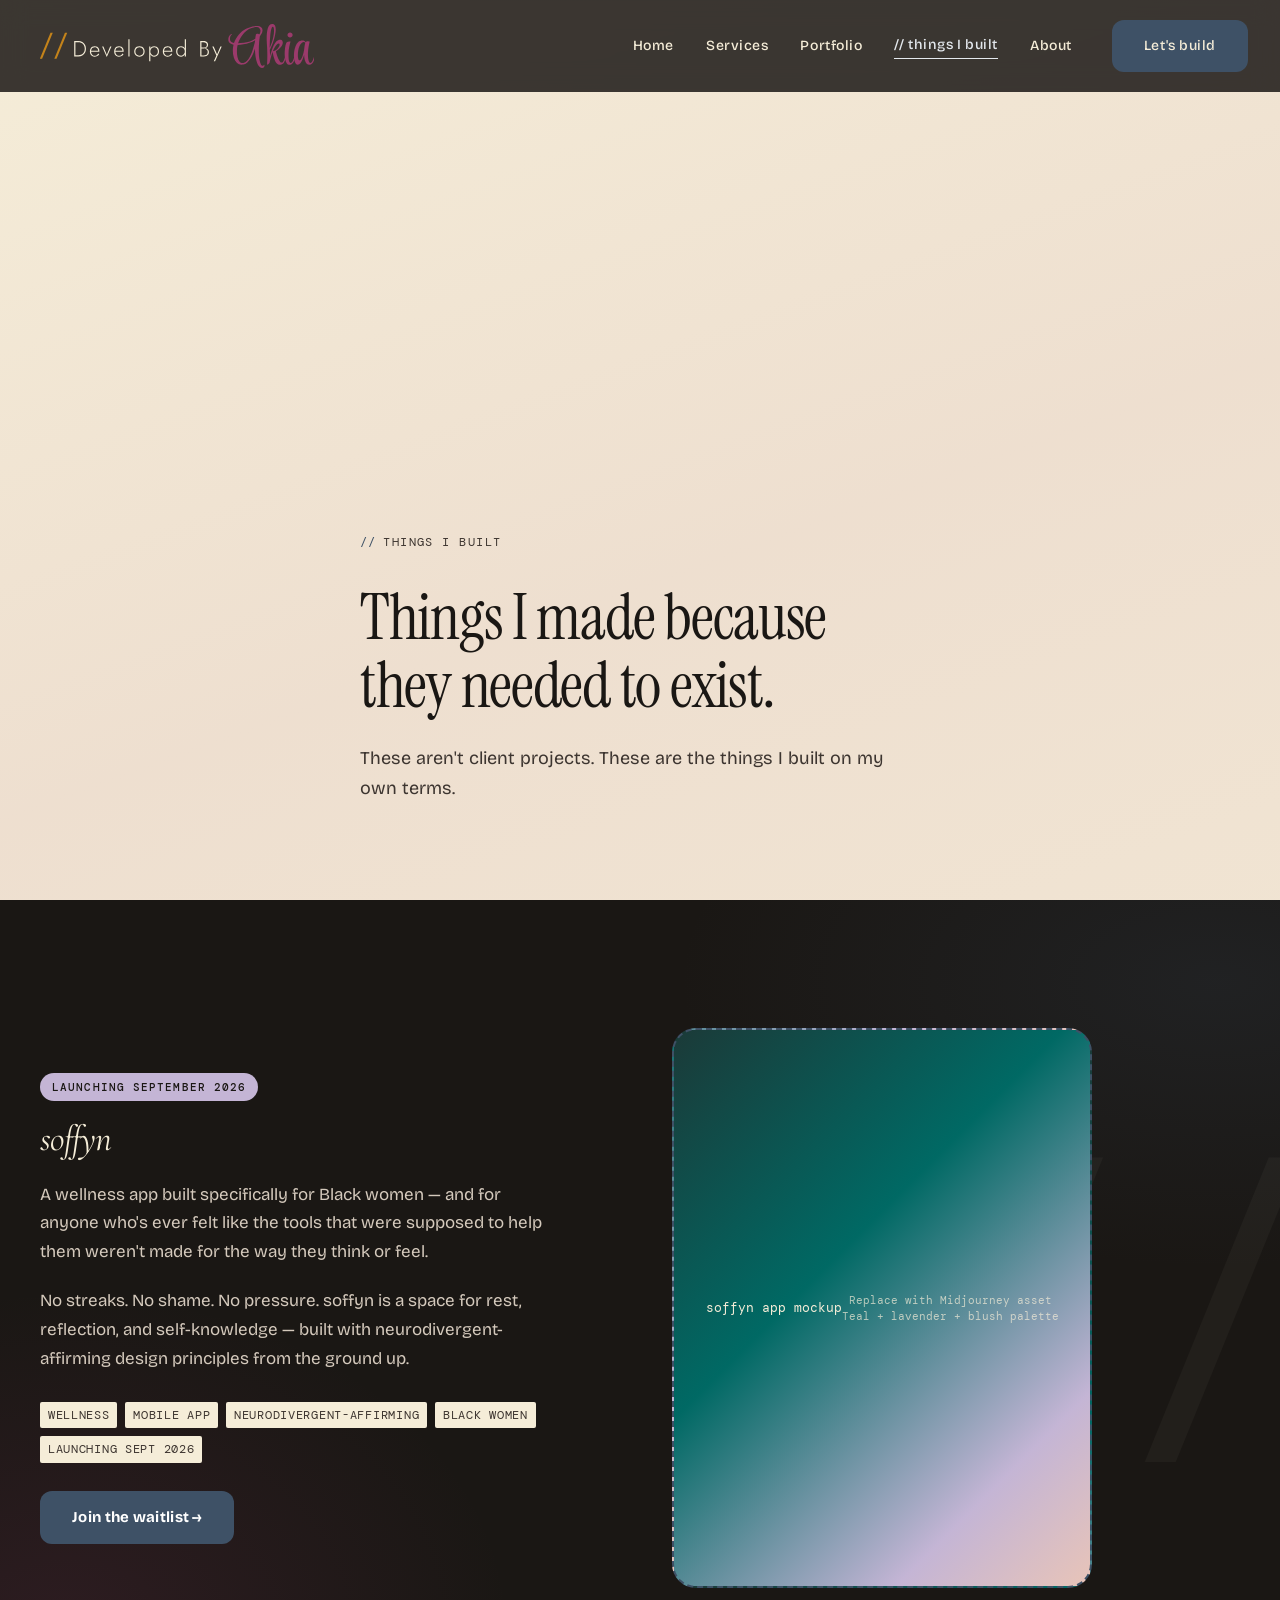
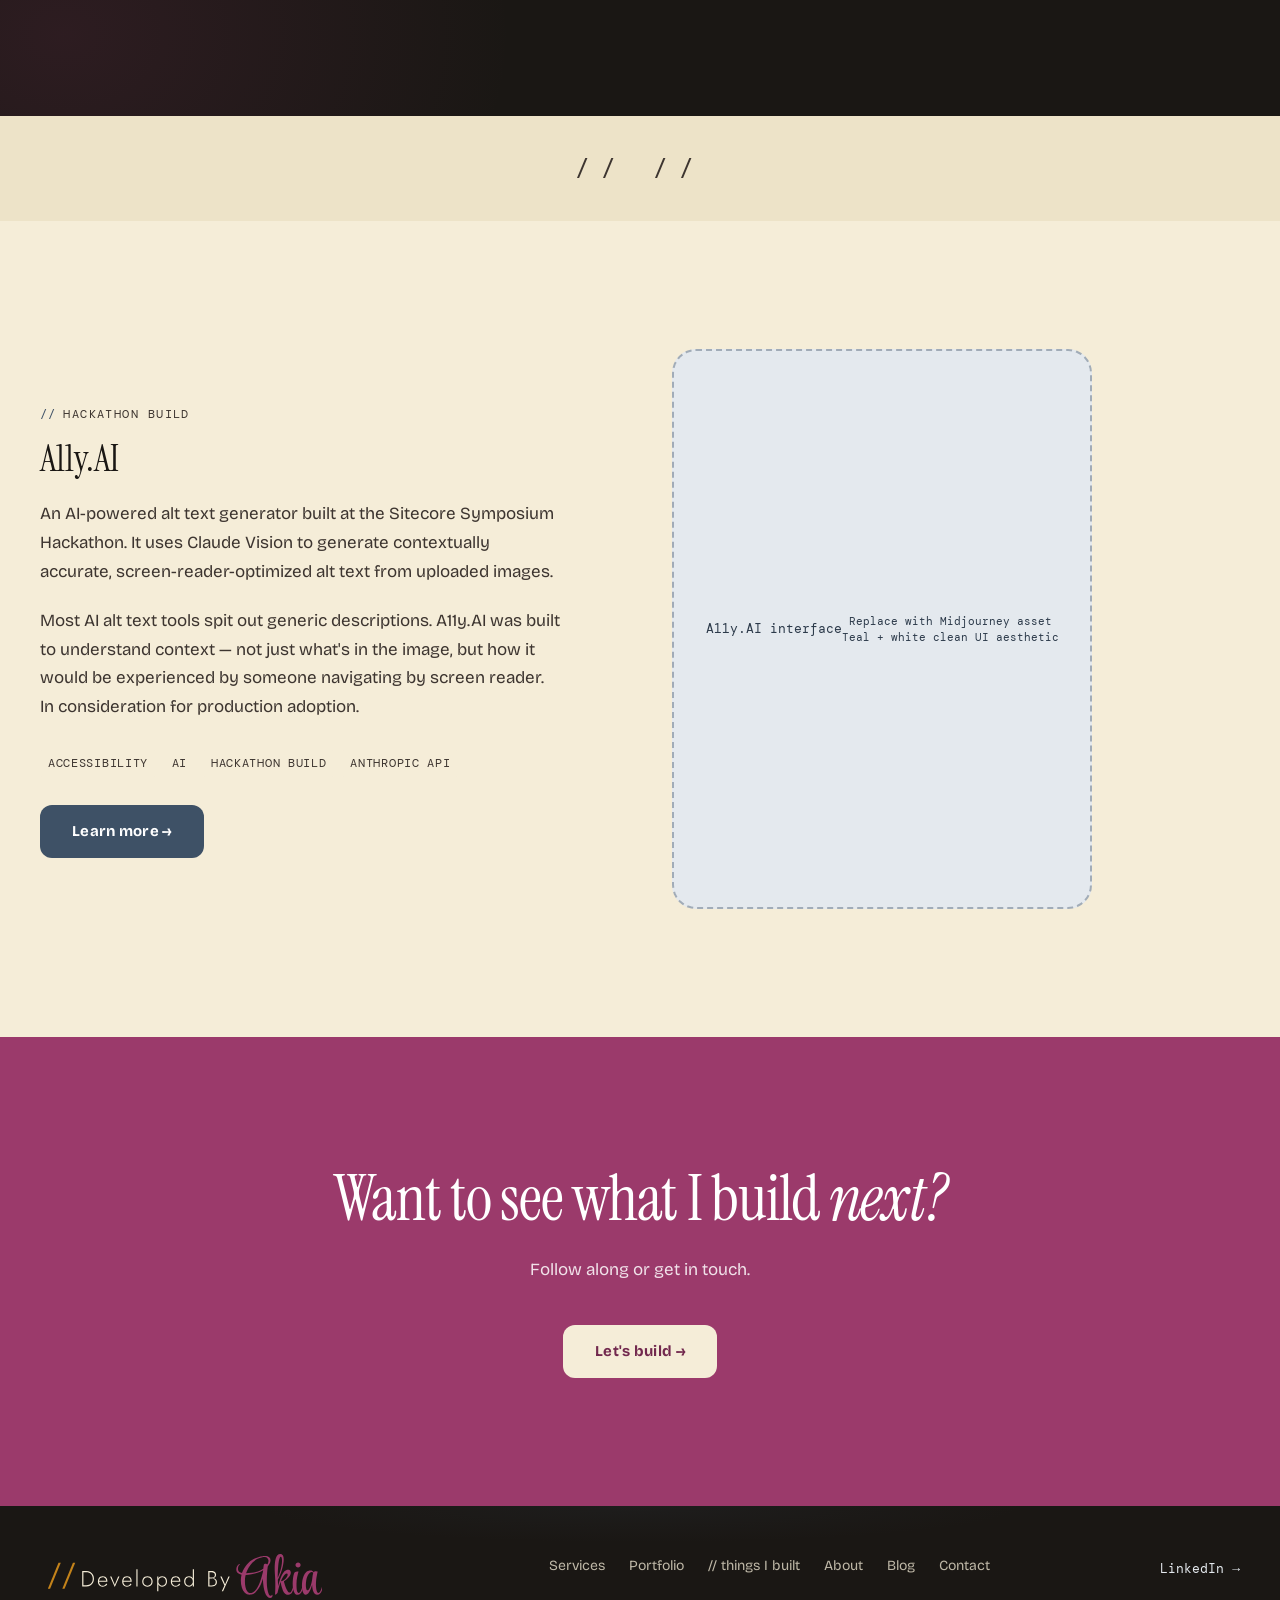
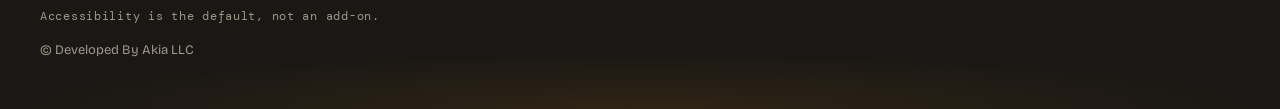
<file: built.html>
<!DOCTYPE html>
<html lang="en">
<head>
  <meta charset="UTF-8" />
  <meta name="viewport" content="width=device-width, initial-scale=1.0" />
  <title>// Things I Built — Developed By Akia</title>
  <meta name="description" content="soffyn, A11y.AI, and other things I made because they needed to exist." />
  <meta property="og:title" content="// Things I Built — Developed By Akia" />
  <meta property="og:description" content="soffyn, A11y.AI, and other things I made because they needed to exist." />
  <meta property="og:type" content="website" />
  <meta property="og:url" content="https://developedbyakia.com/built.html" />
  <link rel="canonical" href="https://developedbyakia.com/built.html" />
  <link rel="preconnect" href="https://fonts.googleapis.com">
  <link rel="preconnect" href="https://fonts.gstatic.com" crossorigin>
  <link href="https://fonts.googleapis.com/css2?family=Bricolage+Grotesque:opsz,wght@12..96,400;12..96,500;12..96,700&family=Cormorant+Garamond:ital,wght@0,400;0,600;1,400&family=DM+Mono:wght@400&family=Instrument+Serif:ital@0;1&display=swap" rel="stylesheet">
  <link rel="stylesheet" href="/css/reset.css" />
  <link rel="stylesheet" href="/css/tokens.css" />
  <link rel="stylesheet" href="/css/main.css" />
  <style>
    /* soffyn brand overrides — scoped to the soffyn section */
    .soffyn-section {
      --soffyn-teal: #006964;
      --soffyn-parchment: #F5EDD8;
      --soffyn-lavender: #C4B5D5;
      --soffyn-blush: #E8C4B8;
    }
    .soffyn-section .soffyn-name {
      font-family: 'Cormorant Garamond', Georgia, serif;
      font-style: italic;
      letter-spacing: -0.02em;
    }
    .soffyn-badge {
      display: inline-block;
      background: var(--soffyn-lavender, #C4B5D5);
      color: var(--color-dark);
      font-family: var(--font-mono);
      font-size: 0.6875rem;
      letter-spacing: 0.1em;
      text-transform: uppercase;
      padding: 0.3rem 0.75rem;
      border-radius: 999px;
      font-weight: 500;
      margin-bottom: var(--space-sm, 1rem);
    }
    .soffyn-img-placeholder {
      background: linear-gradient(135deg, #1B3A38 0%, #006964 40%, #C4B5D5 80%, #E8C4B8 100%) !important;
      color: var(--color-parchment) !important;
    }
    .built-divider {
      text-align: center;
      font-family: var(--font-mono);
      font-size: 1.5rem;
      color: var(--color-text-muted-light);
      padding: 2rem 0;
      background: var(--color-parchment-dark, #EDE3C8);
      letter-spacing: 0.5em;
    }
  </style>
</head>
<body>
  <a href="#main" class="skip-nav">Skip to main content</a>

  <header class="site-header" id="site-header" style="background: rgba(26,23,20,0.85); backdrop-filter: blur(12px);">
    <a href="/" class="logo" aria-label="Developed By Akia — home">
  <svg xmlns="http://www.w3.org/2000/svg" xmlns:xlink="http://www.w3.org/1999/xlink" viewBox="402 375 642 100" height="44" aria-hidden="true" focusable="false" style="display:block;"><defs><g/><clipPath id="clip-logo-h-a"><rect x="0" width="43" y="0" height="91"/></clipPath><clipPath id="clip-logo-h-b"><rect x="0" width="43" y="0" height="91"/></clipPath></defs><g fill="#f5edd8" fill-opacity="1"><g transform="translate(493.718206, 448.883641)"><g><path d="M 4.203125 -35 L 4.203125 0 L 6.953125 0 L 6.953125 -35 Z M 13.703125 0 C 17.097656 0 20.085938 -0.734375 22.671875 -2.203125 C 25.253906 -3.671875 27.269531 -5.710938 28.71875 -8.328125 C 30.175781 -10.941406 30.90625 -14 30.90625 -17.5 C 30.90625 -21 30.175781 -24.054688 28.71875 -26.671875 C 27.269531 -29.285156 25.253906 -31.328125 22.671875 -32.796875 C 20.085938 -34.265625 17.097656 -35 13.703125 -35 L 5.703125 -35 L 5.703125 -32.25 L 13.703125 -32.25 C 15.867188 -32.25 17.84375 -31.898438 19.625 -31.203125 C 21.40625 -30.503906 22.925781 -29.507812 24.1875 -28.21875 C 25.457031 -26.9375 26.4375 -25.382812 27.125 -23.5625 C 27.8125 -21.75 28.15625 -19.726562 28.15625 -17.5 C 28.15625 -15.269531 27.8125 -13.242188 27.125 -11.421875 C 26.4375 -9.609375 25.457031 -8.054688 24.1875 -6.765625 C 22.925781 -5.484375 21.40625 -4.492188 19.625 -3.796875 C 17.84375 -3.097656 15.867188 -2.75 13.703125 -2.75 L 5.703125 -2.75 L 5.703125 0 Z M 13.703125 0 "/></g></g></g><g fill="#f5edd8" fill-opacity="1"><g transform="translate(531.613035, 448.883641)"><g><path d="M 12.59375 0.5 C 14.894531 0.5 16.90625 0.0234375 18.625 -0.921875 C 20.34375 -1.867188 21.851562 -3.34375 23.15625 -5.34375 L 21.046875 -6.703125 C 20.015625 -5.066406 18.835938 -3.863281 17.515625 -3.09375 C 16.203125 -2.332031 14.664062 -1.953125 12.90625 -1.953125 C 11.238281 -1.953125 9.78125 -2.347656 8.53125 -3.140625 C 7.28125 -3.941406 6.3125 -5.078125 5.625 -6.546875 C 4.9375 -8.015625 4.59375 -9.734375 4.59375 -11.703125 C 4.59375 -13.628906 4.941406 -15.300781 5.640625 -16.71875 C 6.347656 -18.132812 7.328125 -19.234375 8.578125 -20.015625 C 9.828125 -20.804688 11.300781 -21.203125 13 -21.203125 C 14.46875 -21.203125 15.785156 -20.847656 16.953125 -20.140625 C 18.117188 -19.441406 19.039062 -18.476562 19.71875 -17.25 C 20.40625 -16.019531 20.75 -14.617188 20.75 -13.046875 C 20.75 -12.785156 20.707031 -12.507812 20.625 -12.21875 C 20.539062 -11.9375 20.46875 -11.710938 20.40625 -11.546875 L 21.5 -13.09375 L 3.59375 -13.09375 L 3.59375 -10.84375 L 23.453125 -10.84375 C 23.484375 -11.007812 23.503906 -11.207031 23.515625 -11.4375 C 23.535156 -11.675781 23.546875 -11.894531 23.546875 -12.09375 C 23.546875 -14.332031 23.101562 -16.304688 22.21875 -18.015625 C 21.34375 -19.734375 20.113281 -21.078125 18.53125 -22.046875 C 16.945312 -23.015625 15.101562 -23.5 13 -23.5 C 10.832031 -23.5 8.914062 -22.988281 7.25 -21.96875 C 5.582031 -20.957031 4.28125 -19.550781 3.34375 -17.75 C 2.414062 -15.945312 1.953125 -13.878906 1.953125 -11.546875 C 1.953125 -9.210938 2.410156 -7.132812 3.328125 -5.3125 C 4.242188 -3.5 5.5 -2.078125 7.09375 -1.046875 C 8.695312 -0.015625 10.53125 0.5 12.59375 0.5 Z M 12.59375 0.5 "/></g></g></g><g fill="#f5edd8" fill-opacity="1"><g transform="translate(561.159113, 448.883641)"><g><path d="M 0.203125 -23 L 10.796875 1.34375 L 21.40625 -23 L 18.453125 -23 L 10.796875 -4.25 L 3.15625 -23 Z M 0.203125 -23 "/></g></g></g><g fill="#f5edd8" fill-opacity="1"><g transform="translate(586.805801, 448.883641)"><g><path d="M 12.59375 0.5 C 14.894531 0.5 16.90625 0.0234375 18.625 -0.921875 C 20.34375 -1.867188 21.851562 -3.34375 23.15625 -5.34375 L 21.046875 -6.703125 C 20.015625 -5.066406 18.835938 -3.863281 17.515625 -3.09375 C 16.203125 -2.332031 14.664062 -1.953125 12.90625 -1.953125 C 11.238281 -1.953125 9.78125 -2.347656 8.53125 -3.140625 C 7.28125 -3.941406 6.3125 -5.078125 5.625 -6.546875 C 4.9375 -8.015625 4.59375 -9.734375 4.59375 -11.703125 C 4.59375 -13.628906 4.941406 -15.300781 5.640625 -16.71875 C 6.347656 -18.132812 7.328125 -19.234375 8.578125 -20.015625 C 9.828125 -20.804688 11.300781 -21.203125 13 -21.203125 C 14.46875 -21.203125 15.785156 -20.847656 16.953125 -20.140625 C 18.117188 -19.441406 19.039062 -18.476562 19.71875 -17.25 C 20.40625 -16.019531 20.75 -14.617188 20.75 -13.046875 C 20.75 -12.785156 20.707031 -12.507812 20.625 -12.21875 C 20.539062 -11.9375 20.46875 -11.710938 20.40625 -11.546875 L 21.5 -13.09375 L 3.59375 -13.09375 L 3.59375 -10.84375 L 23.453125 -10.84375 C 23.484375 -11.007812 23.503906 -11.207031 23.515625 -11.4375 C 23.535156 -11.675781 23.546875 -11.894531 23.546875 -12.09375 C 23.546875 -14.332031 23.101562 -16.304688 22.21875 -18.015625 C 21.34375 -19.734375 20.113281 -21.078125 18.53125 -22.046875 C 16.945312 -23.015625 15.101562 -23.5 13 -23.5 C 10.832031 -23.5 8.914062 -22.988281 7.25 -21.96875 C 5.582031 -20.957031 4.28125 -19.550781 3.34375 -17.75 C 2.414062 -15.945312 1.953125 -13.878906 1.953125 -11.546875 C 1.953125 -9.210938 2.410156 -7.132812 3.328125 -5.3125 C 4.242188 -3.5 5.5 -2.078125 7.09375 -1.046875 C 8.695312 -0.015625 10.53125 0.5 12.59375 0.5 Z M 12.59375 0.5 "/></g></g></g><g fill="#f5edd8" fill-opacity="1"><g transform="translate(617.1018, 448.883641)"><g><path d="M 3.953125 -39 L 3.953125 0 L 6.546875 0 L 6.546875 -39 Z M 3.953125 -39 "/></g></g></g><g fill="#f5edd8" fill-opacity="1"><g transform="translate(632.400124, 448.883641)"><g><path d="M 1.953125 -11.5 C 1.953125 -9.195312 2.46875 -7.132812 3.5 -5.3125 C 4.53125 -3.5 5.9375 -2.078125 7.71875 -1.046875 C 9.507812 -0.015625 11.519531 0.5 13.75 0.5 C 15.976562 0.5 17.984375 -0.015625 19.765625 -1.046875 C 21.554688 -2.078125 22.96875 -3.5 24 -5.3125 C 25.03125 -7.132812 25.546875 -9.195312 25.546875 -11.5 C 25.546875 -13.832031 25.03125 -15.898438 24 -17.703125 C 22.96875 -19.503906 21.554688 -20.921875 19.765625 -21.953125 C 17.984375 -22.984375 15.976562 -23.5 13.75 -23.5 C 11.519531 -23.5 9.507812 -22.984375 7.71875 -21.953125 C 5.9375 -20.921875 4.53125 -19.503906 3.5 -17.703125 C 2.46875 -15.898438 1.953125 -13.832031 1.953125 -11.5 Z M 4.59375 -11.5 C 4.59375 -13.363281 4.992188 -15.007812 5.796875 -16.4375 C 6.597656 -17.875 7.691406 -19 9.078125 -19.8125 C 10.460938 -20.632812 12.019531 -21.046875 13.75 -21.046875 C 15.476562 -21.046875 17.035156 -20.632812 18.421875 -19.8125 C 19.804688 -19 20.898438 -17.867188 21.703125 -16.421875 C 22.503906 -14.972656 22.90625 -13.332031 22.90625 -11.5 C 22.90625 -9.632812 22.503906 -7.984375 21.703125 -6.546875 C 20.898438 -5.117188 19.804688 -3.992188 18.421875 -3.171875 C 17.035156 -2.359375 15.476562 -1.953125 13.75 -1.953125 C 12.019531 -1.953125 10.460938 -2.359375 9.078125 -3.171875 C 7.691406 -3.992188 6.597656 -5.117188 5.796875 -6.546875 C 4.992188 -7.984375 4.59375 -9.632812 4.59375 -11.5 Z M 4.59375 -11.5 "/></g></g></g><g fill="#f5edd8" fill-opacity="1"><g transform="translate(664.695817, 448.883641)"><g><path d="M 6.296875 11 L 6.296875 -23 L 3.703125 -23 L 3.703125 11 Z M 25.953125 -11.5 C 25.953125 -14 25.457031 -16.140625 24.46875 -17.921875 C 23.488281 -19.703125 22.15625 -21.078125 20.46875 -22.046875 C 18.789062 -23.015625 16.914062 -23.5 14.84375 -23.5 C 12.914062 -23.5 11.21875 -22.972656 9.75 -21.921875 C 8.28125 -20.867188 7.132812 -19.441406 6.3125 -17.640625 C 5.5 -15.847656 5.09375 -13.800781 5.09375 -11.5 C 5.09375 -9.226562 5.5 -7.1875 6.3125 -5.375 C 7.132812 -3.5625 8.28125 -2.128906 9.75 -1.078125 C 11.21875 -0.0234375 12.914062 0.5 14.84375 0.5 C 16.914062 0.5 18.789062 0.015625 20.46875 -0.953125 C 22.15625 -1.921875 23.488281 -3.300781 24.46875 -5.09375 C 25.457031 -6.894531 25.953125 -9.03125 25.953125 -11.5 Z M 23.34375 -11.5 C 23.34375 -9.5 22.941406 -7.78125 22.140625 -6.34375 C 21.347656 -4.914062 20.285156 -3.828125 18.953125 -3.078125 C 17.617188 -2.328125 16.132812 -1.953125 14.5 -1.953125 C 13.101562 -1.953125 11.769531 -2.367188 10.5 -3.203125 C 9.226562 -4.035156 8.207031 -5.164062 7.4375 -6.59375 C 6.675781 -8.03125 6.296875 -9.664062 6.296875 -11.5 C 6.296875 -13.332031 6.675781 -14.960938 7.4375 -16.390625 C 8.207031 -17.828125 9.226562 -18.960938 10.5 -19.796875 C 11.769531 -20.628906 13.101562 -21.046875 14.5 -21.046875 C 16.132812 -21.046875 17.617188 -20.671875 18.953125 -19.921875 C 20.285156 -19.171875 21.347656 -18.078125 22.140625 -16.640625 C 22.941406 -15.210938 23.34375 -13.5 23.34375 -11.5 Z M 23.34375 -11.5 "/></g></g></g><g fill="#f5edd8" fill-opacity="1"><g transform="translate(697.391436, 448.883641)"><g><path d="M 12.59375 0.5 C 14.894531 0.5 16.90625 0.0234375 18.625 -0.921875 C 20.34375 -1.867188 21.851562 -3.34375 23.15625 -5.34375 L 21.046875 -6.703125 C 20.015625 -5.066406 18.835938 -3.863281 17.515625 -3.09375 C 16.203125 -2.332031 14.664062 -1.953125 12.90625 -1.953125 C 11.238281 -1.953125 9.78125 -2.347656 8.53125 -3.140625 C 7.28125 -3.941406 6.3125 -5.078125 5.625 -6.546875 C 4.9375 -8.015625 4.59375 -9.734375 4.59375 -11.703125 C 4.59375 -13.628906 4.941406 -15.300781 5.640625 -16.71875 C 6.347656 -18.132812 7.328125 -19.234375 8.578125 -20.015625 C 9.828125 -20.804688 11.300781 -21.203125 13 -21.203125 C 14.46875 -21.203125 15.785156 -20.847656 16.953125 -20.140625 C 18.117188 -19.441406 19.039062 -18.476562 19.71875 -17.25 C 20.40625 -16.019531 20.75 -14.617188 20.75 -13.046875 C 20.75 -12.785156 20.707031 -12.507812 20.625 -12.21875 C 20.539062 -11.9375 20.46875 -11.710938 20.40625 -11.546875 L 21.5 -13.09375 L 3.59375 -13.09375 L 3.59375 -10.84375 L 23.453125 -10.84375 C 23.484375 -11.007812 23.503906 -11.207031 23.515625 -11.4375 C 23.535156 -11.675781 23.546875 -11.894531 23.546875 -12.09375 C 23.546875 -14.332031 23.101562 -16.304688 22.21875 -18.015625 C 21.34375 -19.734375 20.113281 -21.078125 18.53125 -22.046875 C 16.945312 -23.015625 15.101562 -23.5 13 -23.5 C 10.832031 -23.5 8.914062 -22.988281 7.25 -21.96875 C 5.582031 -20.957031 4.28125 -19.550781 3.34375 -17.75 C 2.414062 -15.945312 1.953125 -13.878906 1.953125 -11.546875 C 1.953125 -9.210938 2.410156 -7.132812 3.328125 -5.3125 C 4.242188 -3.5 5.5 -2.078125 7.09375 -1.046875 C 8.695312 -0.015625 10.53125 0.5 12.59375 0.5 Z M 12.59375 0.5 "/></g></g></g><g fill="#f5edd8" fill-opacity="1"><g transform="translate(727.687446, 448.883641)"><g><path d="M 21.59375 -39 L 21.59375 0 L 24.203125 0 L 24.203125 -39 Z M 1.953125 -11.5 C 1.953125 -9.03125 2.453125 -6.894531 3.453125 -5.09375 C 4.453125 -3.300781 5.789062 -1.921875 7.46875 -0.953125 C 9.15625 0.015625 11.015625 0.5 13.046875 0.5 C 15.046875 0.5 16.757812 -0.0234375 18.1875 -1.078125 C 19.625 -2.128906 20.75 -3.5625 21.5625 -5.375 C 22.382812 -7.1875 22.796875 -9.226562 22.796875 -11.5 C 22.796875 -13.800781 22.382812 -15.847656 21.5625 -17.640625 C 20.75 -19.441406 19.625 -20.867188 18.1875 -21.921875 C 16.757812 -22.972656 15.046875 -23.5 13.046875 -23.5 C 11.015625 -23.5 9.15625 -23.015625 7.46875 -22.046875 C 5.789062 -21.078125 4.453125 -19.703125 3.453125 -17.921875 C 2.453125 -16.140625 1.953125 -14 1.953125 -11.5 Z M 4.59375 -11.5 C 4.59375 -13.5 4.984375 -15.210938 5.765625 -16.640625 C 6.554688 -18.078125 7.625 -19.171875 8.96875 -19.921875 C 10.320312 -20.671875 11.800781 -21.046875 13.40625 -21.046875 C 14.832031 -21.046875 16.171875 -20.628906 17.421875 -19.796875 C 18.671875 -18.960938 19.675781 -17.828125 20.4375 -16.390625 C 21.207031 -14.960938 21.59375 -13.332031 21.59375 -11.5 C 21.59375 -9.664062 21.207031 -8.03125 20.4375 -6.59375 C 19.675781 -5.164062 18.671875 -4.035156 17.421875 -3.203125 C 16.171875 -2.367188 14.832031 -1.953125 13.40625 -1.953125 C 11.800781 -1.953125 10.320312 -2.328125 8.96875 -3.078125 C 7.625 -3.828125 6.554688 -4.914062 5.765625 -6.34375 C 4.984375 -7.78125 4.59375 -9.5 4.59375 -11.5 Z M 4.59375 -11.5 "/></g></g></g><g fill="#f5edd8" fill-opacity="1"><g transform="translate(760.383076, 448.883641)"><g/></g></g><g fill="#f5edd8" fill-opacity="1"><g transform="translate(780.180689, 448.883641)"><g><path d="M 6.34375 -18.796875 L 12 -18.796875 C 13.96875 -18.796875 15.703125 -19.085938 17.203125 -19.671875 C 18.703125 -20.253906 19.875 -21.117188 20.71875 -22.265625 C 21.570312 -23.421875 22 -24.847656 22 -26.546875 C 22 -28.410156 21.582031 -29.96875 20.75 -31.21875 C 19.914062 -32.46875 18.738281 -33.410156 17.21875 -34.046875 C 15.707031 -34.679688 13.898438 -35 11.796875 -35 L 4.203125 -35 L 4.203125 0 L 12.296875 0 C 14.566406 0 16.578125 -0.363281 18.328125 -1.09375 C 20.078125 -1.832031 21.453125 -2.953125 22.453125 -4.453125 C 23.453125 -5.953125 23.953125 -7.851562 23.953125 -10.15625 C 23.953125 -11.75 23.625 -13.132812 22.96875 -14.3125 C 22.320312 -15.5 21.457031 -16.476562 20.375 -17.25 C 19.289062 -18.019531 18.066406 -18.59375 16.703125 -18.96875 C 15.335938 -19.351562 13.9375 -19.546875 12.5 -19.546875 L 6.34375 -19.546875 L 6.34375 -17.953125 L 12.296875 -17.953125 C 13.492188 -17.953125 14.617188 -17.785156 15.671875 -17.453125 C 16.722656 -17.117188 17.664062 -16.625 18.5 -15.96875 C 19.332031 -15.320312 19.984375 -14.523438 20.453125 -13.578125 C 20.921875 -12.628906 21.15625 -11.535156 21.15625 -10.296875 C 21.15625 -8.566406 20.785156 -7.125 20.046875 -5.96875 C 19.316406 -4.820312 18.285156 -3.945312 16.953125 -3.34375 C 15.617188 -2.75 14.066406 -2.453125 12.296875 -2.453125 L 6.953125 -2.453125 L 6.953125 -32.546875 L 11.796875 -32.546875 C 14.066406 -32.546875 15.875 -32.003906 17.21875 -30.921875 C 18.570312 -29.835938 19.25 -28.332031 19.25 -26.40625 C 19.25 -25.03125 18.914062 -23.898438 18.25 -23.015625 C 17.582031 -22.140625 16.679688 -21.484375 15.546875 -21.046875 C 14.410156 -20.617188 13.160156 -20.40625 11.796875 -20.40625 L 6.34375 -20.40625 Z M 6.34375 -18.796875 "/></g></g></g><g fill="#f5edd8" fill-opacity="1"><g transform="translate(811.626533, 448.883641)"><g><path d="M 21.5 -23 L 18.59375 -23 L 10.453125 -3.5 L 11.65625 -3.40625 L 3.296875 -23 L 0.203125 -23 L 9.5 -2.34375 L 3.59375 11 L 6.5 11 Z M 21.5 -23 "/></g></g></g><g fill="#9b3a6b" fill-opacity="1"><g transform="translate(850.336839, 467.009969)"><g><path d="M 80.09375 1.6875 L 80.09375 2.546875 C 80.09375 6.171875 78.359375 7.984375 74.890625 7.984375 L 74.15625 7.984375 C 71.65625 7.742188 69.476562 6.515625 67.625 4.296875 C 65.769531 2.078125 64.21875 -0.863281 62.96875 -4.53125 C 61.71875 -8.207031 60.734375 -12.265625 60.015625 -16.703125 C 59.523438 -19.765625 59.140625 -22.925781 58.859375 -26.1875 C 58.578125 -29.457031 58.394531 -32.742188 58.3125 -36.046875 C 57.1875 -32.015625 55.753906 -27.984375 54.015625 -23.953125 C 52.285156 -19.921875 50.289062 -16.191406 48.03125 -12.765625 C 45.769531 -9.335938 43.285156 -6.472656 40.578125 -4.171875 C 37.878906 -1.867188 34.957031 -0.4375 31.8125 0.125 C 30.601562 0.363281 29.394531 0.484375 28.1875 0.484375 C 23.832031 0.484375 20.160156 -0.984375 17.171875 -3.921875 C 14.191406 -6.867188 11.9375 -10.78125 10.40625 -15.65625 C 8.875 -20.539062 8.109375 -25.847656 8.109375 -31.578125 C 8.109375 -32.140625 8.128906 -32.703125 8.171875 -33.265625 C 8.210938 -33.835938 8.234375 -34.40625 8.234375 -34.96875 C 8.472656 -38.507812 8.953125 -41.894531 9.671875 -45.125 C 6.203125 -45.769531 3.359375 -47.0625 1.140625 -49 C -1.066406 -50.9375 -2.171875 -53.757812 -2.171875 -57.46875 C -2.171875 -59.726562 -1.609375 -61.925781 -0.484375 -64.0625 C 0.640625 -66.195312 2.332031 -67.867188 4.59375 -69.078125 C 4.757812 -69.160156 4.921875 -69.203125 5.078125 -69.203125 C 5.566406 -69.203125 5.8125 -68.960938 5.8125 -68.484375 C 5.8125 -67.992188 5.609375 -67.628906 5.203125 -67.390625 C 3.910156 -66.503906 2.984375 -65.171875 2.421875 -63.390625 C 1.859375 -61.617188 1.578125 -59.847656 1.578125 -58.078125 C 1.578125 -55.410156 2.398438 -53.3125 4.046875 -51.78125 C 5.703125 -50.25 7.941406 -49.203125 10.765625 -48.640625 C 13.109375 -55.816406 16.675781 -62.144531 21.46875 -67.625 C 26.269531 -73.113281 31.851562 -77.550781 38.21875 -80.9375 C 44.59375 -84.320312 51.171875 -86.378906 57.953125 -87.109375 C 58.753906 -87.191406 59.519531 -87.25 60.25 -87.28125 C 60.976562 -87.320312 61.664062 -87.34375 62.3125 -87.34375 C 67.0625 -87.34375 70.460938 -86.4375 72.515625 -84.625 C 74.578125 -82.8125 75.609375 -80.570312 75.609375 -77.90625 C 75.609375 -75.164062 74.722656 -72.222656 72.953125 -69.078125 C 72.390625 -68.191406 71.804688 -67.304688 71.203125 -66.421875 C 70.597656 -65.535156 69.972656 -64.6875 69.328125 -63.875 C 68.921875 -60.726562 68.453125 -56.269531 67.921875 -50.5 C 67.398438 -44.738281 67.140625 -38.59375 67.140625 -32.0625 C 67.140625 -29.476562 67.179688 -26.894531 67.265625 -24.3125 C 67.347656 -21.738281 67.550781 -19.160156 67.875 -16.578125 C 68.195312 -13.910156 68.679688 -11.066406 69.328125 -8.046875 C 69.972656 -5.023438 70.816406 -2.421875 71.859375 -0.234375 C 72.910156 1.941406 74.160156 3.066406 75.609375 3.140625 L 75.859375 3.140625 C 76.503906 3.222656 77.085938 3.039062 77.609375 2.59375 C 78.128906 2.15625 78.429688 1.691406 78.515625 1.203125 C 78.597656 0.640625 78.84375 0.359375 79.25 0.359375 C 79.8125 0.359375 80.09375 0.800781 80.09375 1.6875 Z M 58.671875 -53.359375 L 58.796875 -55.171875 C 54.921875 -52.828125 50.6875 -50.890625 46.09375 -49.359375 C 41.5 -47.828125 36.898438 -46.675781 32.296875 -45.90625 C 27.703125 -45.144531 23.304688 -44.679688 19.109375 -44.515625 C 18.390625 -41.773438 17.90625 -38.992188 17.65625 -36.171875 C 17.582031 -35.046875 17.523438 -33.9375 17.484375 -32.84375 C 17.441406 -31.757812 17.421875 -30.648438 17.421875 -29.515625 C 17.421875 -24.753906 17.882812 -20.359375 18.8125 -16.328125 C 19.738281 -12.296875 21.171875 -9.085938 23.109375 -6.703125 C 25.046875 -4.328125 27.460938 -3.140625 30.359375 -3.140625 C 30.679688 -3.140625 31.003906 -3.160156 31.328125 -3.203125 C 31.648438 -3.242188 31.972656 -3.304688 32.296875 -3.390625 C 34.960938 -3.867188 37.484375 -5.335938 39.859375 -7.796875 C 42.242188 -10.265625 44.441406 -13.375 46.453125 -17.125 C 48.472656 -20.875 50.289062 -24.90625 51.90625 -29.21875 C 53.519531 -33.53125 54.847656 -37.828125 55.890625 -42.109375 C 56.378906 -44.117188 56.882812 -46.070312 57.40625 -47.96875 C 57.925781 -49.863281 58.347656 -51.660156 58.671875 -53.359375 Z M 59.15625 -58.4375 C 59.320312 -60.445312 59.546875 -62.316406 59.828125 -64.046875 C 60.109375 -65.785156 60.410156 -67.34375 60.734375 -68.71875 C 60.816406 -68.957031 61.195312 -69.175781 61.875 -69.375 C 62.5625 -69.582031 63.351562 -69.6875 64.25 -69.6875 C 64.96875 -69.6875 65.707031 -69.601562 66.46875 -69.4375 C 67.238281 -69.28125 67.945312 -68.960938 68.59375 -68.484375 L 69.078125 -69.4375 C 70.367188 -72.019531 71.015625 -74.398438 71.015625 -76.578125 C 71.015625 -79.003906 70.1875 -81.019531 68.53125 -82.625 C 66.882812 -84.238281 64.242188 -85.046875 60.609375 -85.046875 C 60.128906 -85.046875 59.625 -85.023438 59.09375 -84.984375 C 58.570312 -84.953125 58.03125 -84.894531 57.46875 -84.8125 C 52.945312 -84.25 48.726562 -82.835938 44.8125 -80.578125 C 40.90625 -78.316406 37.335938 -75.472656 34.109375 -72.046875 C 30.890625 -68.617188 28.085938 -64.847656 25.703125 -60.734375 C 23.328125 -56.617188 21.453125 -52.382812 20.078125 -48.03125 C 24.191406 -48.1875 28.566406 -48.585938 33.203125 -49.234375 C 37.847656 -49.878906 42.425781 -50.945312 46.9375 -52.4375 C 51.457031 -53.9375 55.53125 -55.9375 59.15625 -58.4375 Z M 59.15625 -58.4375 "/></g></g></g><g fill="#9b3a6b" fill-opacity="1"><g transform="translate(933.686979, 467.009969)"><g><path d="M 8.828125 -33.640625 C 8.992188 -31.453125 9.113281 -29.085938 9.1875 -26.546875 C 9.269531 -24.015625 9.351562 -21.457031 9.4375 -18.875 C 10.320312 -22.5 11.429688 -26.445312 12.765625 -30.71875 C 14.097656 -35 15.691406 -39.09375 17.546875 -43 C 19.398438 -46.914062 21.535156 -50.125 23.953125 -52.625 C 26.367188 -55.125 29.070312 -56.375 32.0625 -56.375 C 34.644531 -56.375 36.335938 -55.609375 37.140625 -54.078125 C 37.953125 -52.546875 38.359375 -50.929688 38.359375 -49.234375 C 38.359375 -47.054688 37.507812 -44.695312 35.8125 -42.15625 C 34.113281 -39.625 32.070312 -37.285156 29.6875 -35.140625 C 27.3125 -33.003906 25 -31.375 22.75 -30.25 C 22.90625 -29.113281 23.265625 -27.5 23.828125 -25.40625 C 24.398438 -23.3125 25.085938 -21.050781 25.890625 -18.625 C 26.691406 -16.207031 27.632812 -13.910156 28.71875 -11.734375 C 29.8125 -9.554688 30.941406 -7.78125 32.109375 -6.40625 C 33.285156 -5.039062 34.519531 -4.359375 35.8125 -4.359375 C 36.9375 -4.359375 37.863281 -4.859375 38.59375 -5.859375 C 39.320312 -6.867188 39.882812 -7.78125 40.28125 -8.59375 C 41.332031 -10.851562 42.382812 -13.71875 43.4375 -17.1875 C 43.757812 -17.90625 44.082031 -18.265625 44.40625 -18.265625 C 44.800781 -18.265625 45 -17.78125 45 -16.8125 L 45 -16.328125 C 44.925781 -14.640625 44.546875 -12.722656 43.859375 -10.578125 C 43.171875 -8.441406 42.265625 -6.488281 41.140625 -4.71875 C 40.171875 -3.1875 39 -1.9375 37.625 -0.96875 C 36.25 0 34.71875 0.523438 33.03125 0.609375 L 32.296875 0.609375 C 29.078125 0.609375 26.578125 -0.316406 24.796875 -2.171875 C 23.023438 -4.023438 21.535156 -6.40625 20.328125 -9.3125 C 19.441406 -11.414062 18.632812 -13.71875 17.90625 -16.21875 C 17.175781 -18.71875 16.585938 -21.054688 16.140625 -23.234375 C 15.703125 -25.410156 15.40625 -27.101562 15.25 -28.3125 C 15.25 -28.46875 15.265625 -28.566406 15.296875 -28.609375 C 15.335938 -28.648438 15.359375 -28.710938 15.359375 -28.796875 L 15.25 -28.796875 C 13.71875 -24.597656 12.40625 -20.503906 11.3125 -16.515625 C 10.21875 -12.523438 9.472656 -9.476562 9.078125 -7.375 C 9.078125 -7.21875 8.992188 -7.054688 8.828125 -6.890625 C 8.585938 -4.878906 8.144531 -3.429688 7.5 -2.546875 C 6.125 -0.523438 4.390625 0.484375 2.296875 0.484375 C 2.460938 -0.160156 2.582031 -1.328125 2.65625 -3.015625 C 2.738281 -4.710938 2.820312 -6.734375 2.90625 -9.078125 C 2.988281 -10.691406 3.046875 -12.320312 3.078125 -13.96875 C 3.117188 -15.625 3.140625 -17.300781 3.140625 -19 L 3.140625 -20.328125 C 3.140625 -25.085938 3.054688 -29.644531 2.890625 -34 C 2.734375 -38.351562 2.492188 -42.546875 2.171875 -46.578125 C 2.097656 -47.953125 2 -49.828125 1.875 -52.203125 C 1.75 -54.585938 1.6875 -57.191406 1.6875 -60.015625 C 1.6875 -63.472656 1.847656 -67.078125 2.171875 -70.828125 C 2.492188 -74.585938 3.097656 -78.054688 3.984375 -81.234375 C 4.878906 -84.421875 6.171875 -87.003906 7.859375 -88.984375 C 9.554688 -90.960938 11.734375 -91.953125 14.390625 -91.953125 C 17.378906 -91.953125 19.4375 -90.757812 20.5625 -88.375 C 21.695312 -86 22.265625 -83.117188 22.265625 -79.734375 C 22.265625 -76.265625 21.878906 -72.59375 21.109375 -68.71875 C 20.347656 -64.84375 19.503906 -61.3125 18.578125 -58.125 C 17.648438 -54.945312 16.941406 -52.671875 16.453125 -51.296875 C 15.398438 -48.316406 14.207031 -45.289062 12.875 -42.21875 C 11.550781 -39.15625 10.203125 -36.296875 8.828125 -33.640625 Z M 18.390625 -76.09375 L 18.390625 -77.4375 C 18.304688 -79.769531 18.039062 -81.703125 17.59375 -83.234375 C 17.15625 -84.765625 16.453125 -85.53125 15.484375 -85.53125 C 14.515625 -85.53125 13.644531 -84.5625 12.875 -82.625 C 12.113281 -80.695312 11.453125 -78.035156 10.890625 -74.640625 C 10.398438 -71.660156 10.015625 -68.4375 9.734375 -64.96875 C 9.453125 -61.5 9.226562 -58.109375 9.0625 -54.796875 C 8.90625 -51.492188 8.785156 -48.570312 8.703125 -46.03125 C 8.628906 -43.488281 8.59375 -41.695312 8.59375 -40.65625 C 8.59375 -40.332031 8.59375 -39.945312 8.59375 -39.5 C 8.59375 -39.0625 8.628906 -38.597656 8.703125 -38.109375 C 10.484375 -42.140625 12.097656 -46.375 13.546875 -50.8125 C 15.003906 -55.25 16.175781 -59.644531 17.0625 -64 C 17.945312 -68.351562 18.390625 -72.382812 18.390625 -76.09375 Z M 15.734375 -30 C 18.796875 -30.488281 21.472656 -31.679688 23.765625 -33.578125 C 26.066406 -35.472656 27.882812 -37.546875 29.21875 -39.796875 C 30.550781 -42.054688 31.21875 -43.953125 31.21875 -45.484375 C 31.21875 -47.015625 30.53125 -47.78125 29.15625 -47.78125 C 27.707031 -47.78125 26.273438 -47.070312 24.859375 -45.65625 C 23.453125 -44.25 22.140625 -42.535156 20.921875 -40.515625 C 19.710938 -38.503906 18.664062 -36.53125 17.78125 -34.59375 C 16.894531 -32.664062 16.210938 -31.132812 15.734375 -30 Z M 15.734375 -30 "/></g></g></g><g fill="#9b3a6b" fill-opacity="1"><g transform="translate(974.091841, 467.009969)"><g><path d="M 25.53125 -16.8125 L 25.53125 -16.328125 C 25.363281 -14.234375 24.796875 -11.851562 23.828125 -9.1875 C 22.859375 -6.53125 21.507812 -4.234375 19.78125 -2.296875 C 18.050781 -0.359375 15.972656 0.609375 13.546875 0.609375 C 10.640625 0.609375 8.359375 -0.617188 6.703125 -3.078125 C 5.054688 -5.546875 3.890625 -8.691406 3.203125 -12.515625 C 2.515625 -16.347656 2.171875 -20.363281 2.171875 -24.5625 C 2.171875 -28.03125 2.351562 -31.394531 2.71875 -34.65625 C 3.082031 -37.925781 3.523438 -40.789062 4.046875 -43.25 C 4.578125 -45.707031 5.082031 -47.460938 5.5625 -48.515625 C 6.050781 -49.484375 6.835938 -50.390625 7.921875 -51.234375 C 9.015625 -52.078125 10.488281 -52.5 12.34375 -52.5 C 13.382812 -52.5 14.429688 -52.378906 15.484375 -52.140625 C 14.679688 -49.316406 13.710938 -45.40625 12.578125 -40.40625 C 11.453125 -35.40625 10.890625 -29.878906 10.890625 -23.828125 C 10.890625 -21.734375 10.925781 -19.492188 11 -17.109375 C 11.082031 -14.734375 11.285156 -12.515625 11.609375 -10.453125 C 11.929688 -8.398438 12.4375 -6.726562 13.125 -5.4375 C 13.8125 -4.15625 14.71875 -3.515625 15.84375 -3.515625 L 15.96875 -3.515625 C 16.613281 -3.515625 17.316406 -3.832031 18.078125 -4.46875 C 18.847656 -5.113281 19.675781 -6.328125 20.5625 -8.109375 C 21.769531 -10.441406 22.898438 -13.46875 23.953125 -17.1875 C 24.117188 -17.90625 24.441406 -18.265625 24.921875 -18.265625 C 25.328125 -18.265625 25.53125 -17.78125 25.53125 -16.8125 Z M 20.203125 -67.03125 C 20.203125 -65.414062 19.632812 -64.039062 18.5 -62.90625 C 17.375 -61.78125 16.003906 -61.21875 14.390625 -61.21875 C 12.859375 -61.21875 11.507812 -61.78125 10.34375 -62.90625 C 9.175781 -64.039062 8.59375 -65.414062 8.59375 -67.03125 C 8.59375 -68.632812 9.175781 -70 10.34375 -71.125 C 11.507812 -72.257812 12.859375 -72.828125 14.390625 -72.828125 C 16.003906 -72.828125 17.375 -72.257812 18.5 -71.125 C 19.632812 -70 20.203125 -68.632812 20.203125 -67.03125 Z M 20.203125 -67.03125 "/></g></g></g><g fill="#9b3a6b" fill-opacity="1"><g transform="translate(995.020108, 467.009969)"><g><path d="M 49.359375 -16.8125 L 49.359375 -16.328125 C 49.203125 -14.234375 48.640625 -11.851562 47.671875 -9.1875 C 46.703125 -6.53125 45.347656 -4.234375 43.609375 -2.296875 C 41.878906 -0.359375 39.804688 0.609375 37.390625 0.609375 C 34.890625 0.609375 32.867188 -0.175781 31.328125 -1.75 C 29.796875 -3.320312 28.609375 -5.335938 27.765625 -7.796875 C 26.921875 -10.265625 26.335938 -12.765625 26.015625 -15.296875 C 25.691406 -17.835938 25.53125 -20.078125 25.53125 -22.015625 C 24.5625 -18.390625 23.328125 -14.863281 21.828125 -11.4375 C 20.335938 -8.007812 18.707031 -5.1875 16.9375 -2.96875 C 15.164062 -0.75 13.226562 0.398438 11.125 0.484375 L 11.015625 0.484375 C 9.078125 0.484375 7.460938 -0.421875 6.171875 -2.234375 C 4.878906 -4.046875 3.929688 -6.441406 3.328125 -9.421875 C 2.722656 -12.410156 2.378906 -15.640625 2.296875 -19.109375 L 2.296875 -20.328125 C 2.296875 -23.554688 2.578125 -27.125 3.140625 -31.03125 C 3.710938 -34.945312 4.722656 -38.675781 6.171875 -42.21875 C 7.617188 -45.769531 9.613281 -48.691406 12.15625 -50.984375 C 14.695312 -53.285156 17.941406 -54.4375 21.890625 -54.4375 C 23.429688 -54.4375 24.828125 -54.09375 26.078125 -53.40625 C 27.328125 -52.726562 28.234375 -51.742188 28.796875 -50.453125 C 29.359375 -51.097656 30.125 -51.617188 31.09375 -52.015625 C 32.0625 -52.421875 33.226562 -52.625 34.59375 -52.625 C 35.082031 -52.625 35.628906 -52.582031 36.234375 -52.5 C 36.835938 -52.425781 37.460938 -52.304688 38.109375 -52.140625 C 37.628906 -50.285156 37.066406 -47.742188 36.421875 -44.515625 C 35.773438 -41.296875 35.226562 -37.769531 34.78125 -33.9375 C 34.34375 -30.101562 34.125 -26.375 34.125 -22.75 L 34.125 -22.265625 C 34.125 -20.734375 34.203125 -18.914062 34.359375 -16.8125 C 34.515625 -14.71875 34.796875 -12.640625 35.203125 -10.578125 C 35.609375 -8.523438 36.171875 -6.832031 36.890625 -5.5 C 37.617188 -4.175781 38.550781 -3.515625 39.6875 -3.515625 L 39.796875 -3.515625 C 40.441406 -3.515625 41.148438 -3.832031 41.921875 -4.46875 C 42.691406 -5.113281 43.519531 -6.328125 44.40625 -8.109375 C 45.613281 -10.441406 46.738281 -13.46875 47.78125 -17.1875 C 47.945312 -17.90625 48.269531 -18.265625 48.75 -18.265625 C 49.15625 -18.265625 49.359375 -17.78125 49.359375 -16.8125 Z M 28.0625 -49.359375 C 27.09375 -50.410156 26.003906 -50.9375 24.796875 -50.9375 C 23.023438 -50.9375 21.210938 -50.046875 19.359375 -48.265625 C 17.503906 -46.492188 16.050781 -44.476562 15 -42.21875 C 13.707031 -39.394531 12.757812 -36.085938 12.15625 -32.296875 C 11.550781 -28.503906 11.25 -24.878906 11.25 -21.421875 C 11.25 -20.523438 11.269531 -19.632812 11.3125 -18.75 C 11.351562 -17.863281 11.414062 -17.019531 11.5 -16.21875 C 11.65625 -13.789062 12.113281 -12.050781 12.875 -11 C 13.644531 -9.957031 14.4375 -9.4375 15.25 -9.4375 C 16.539062 -9.4375 17.726562 -10.363281 18.8125 -12.21875 C 19.90625 -14.070312 20.894531 -16.328125 21.78125 -18.984375 C 22.664062 -21.648438 23.429688 -24.234375 24.078125 -26.734375 C 25.046875 -30.441406 25.691406 -34.210938 26.015625 -38.046875 C 26.335938 -41.878906 27.019531 -45.648438 28.0625 -49.359375 Z M 28.0625 -49.359375 "/></g></g></g><g transform="matrix(1, 0, 0, 1, 446, 379)"><g clip-path="url(#clip-logo-h-a)"><g fill="#c4831a" fill-opacity="1"><g transform="translate(0.396538, 68.72644)"><g><path d="M 6.28125 6.28125 L 30.453125 -53.078125 L 35.625 -53.078125 L 11.390625 6.28125 Z M 6.28125 6.28125 "/></g></g></g></g></g><g transform="matrix(1, 0, 0, 1, 413, 379)"><g clip-path="url(#clip-logo-h-b)"><g fill="#c4831a" fill-opacity="1"><g transform="translate(0.576189, 68.72644)"><g><path d="M 6.28125 6.28125 L 30.453125 -53.078125 L 35.625 -53.078125 L 11.390625 6.28125 Z M 6.28125 6.28125 "/></g></g></g></g></g></svg>
</a>
    <nav class="site-nav" aria-label="Main navigation">
      <a href="/">Home</a>
      <a href="/services.html">Services</a>
      <a href="/portfolio.html">Portfolio</a>
      <a href="/built.html" aria-current="page">// things I built</a>
      <a href="/about.html">About</a>
      <a href="/contact.html" class="btn btn-primary nav-cta">Let's build</a>
    </nav>
    <button class="hamburger" aria-label="Open menu" aria-expanded="false" aria-controls="mobile-nav">
      <span></span><span></span><span></span>
    </button>
  </header>

  <div class="mobile-nav-overlay" id="mobile-nav" role="dialog" aria-label="Mobile navigation" aria-modal="true">
    <button class="mobile-nav-close" aria-label="Close menu">✕</button>
    <a href="/">Home</a>
    <a href="/services.html">Services</a>
    <a href="/portfolio.html">Portfolio</a>
    <a href="/built.html" aria-current="page">// things I built</a>
    <a href="/about.html">About</a>
    <a href="/contact.html">Let's build</a>
  </div>

  <main id="main">

    <!-- Page Hero -->
    <section class="section section--parchment hero-section" style="background: linear-gradient(160deg, #F5EDD8 0%, rgba(155,58,107,0.08) 60%, rgba(155,58,107,0.05) 100%);" aria-labelledby="built-title">
      <div class="section-inner">
        <p class="section-label" style="font-family:var(--font-mono)"><span class="slash">//</span> things I built</p>
        <h1 class="display-lg" id="built-title" style="color:var(--color-dark)">Things I made because<br />they needed to exist.</h1>
        <p style="color:var(--color-text-muted-light);font-size:1.125rem;margin-top:1.5rem;max-width:560px">These aren't client projects. These are the things I built on my own terms.</p>
      </div>
    </section>

    <!-- soffyn -->
    <section class="section section--dark soffyn-section" id="soffyn" aria-labelledby="soffyn-title">
      <div class="section-inner">
        <div class="split" style="align-items:center">
          <div>
            <span class="soffyn-badge">Launching September 2026</span>
            <h2 class="display-md soffyn-name" id="soffyn-title" style="color:var(--color-parchment);margin-bottom:1.25rem">soffyn</h2>
            <p style="color:var(--color-text-muted-dark);margin-bottom:1.25rem;max-width:520px">
              A wellness app built specifically for Black women — and for anyone who's ever felt like the tools that were supposed to help them weren't made for the way they think or feel.
            </p>
            <p style="color:var(--color-text-muted-dark);margin-bottom:1.75rem;max-width:520px">
              No streaks. No shame. No pressure. soffyn is a space for rest, reflection, and self-knowledge — built with neurodivergent-affirming design principles from the ground up.
            </p>
            <div style="display:flex;gap:0.5rem;flex-wrap:wrap;margin-bottom:1.75rem">
              <span class="tag">Wellness</span>
              <span class="tag">Mobile App</span>
              <span class="tag">Neurodivergent-affirming</span>
              <span class="tag">Black Women</span>
              <span class="tag">Launching Sept 2026</span>
            </div>
            <a href="https://soffyn.com" class="btn btn-primary" aria-label="Join the soffyn waitlist" target="_blank" rel="noopener">Join the waitlist →</a>
          </div>
          <div>
            <div
              class="img-placeholder soffyn-img-placeholder"
              role="img"
              aria-label="soffyn app mockup — soft teal and lavender interface with gentle typography and calming illustrations"
              style="max-width:420px;border-color:var(--color-primary)"
            >
              <span>soffyn app mockup</span><br><small style="opacity:0.7">Replace with Midjourney asset<br>Teal + lavender + blush palette</small>
            </div>
          </div>
        </div>
      </div>
    </section>

    <!-- Divider -->
    <div class="built-divider" aria-hidden="true">// //</div>

    <!-- A11y.AI -->
    <section class="section section--parchment" id="a11yai" aria-labelledby="a11yai-title">
      <div class="section-inner">
        <div class="split" style="align-items:center">
          <div>
            <p class="section-label" style="margin-bottom:0.75rem"><span class="slash">//</span> Hackathon Build</p>
            <h2 class="display-md" id="a11yai-title" style="margin-bottom:1.25rem">A11y.AI</h2>
            <p style="color:var(--color-text-muted-light);margin-bottom:1.25rem;max-width:520px">
              An AI-powered alt text generator built at the Sitecore Symposium Hackathon. It uses Claude Vision to generate contextually accurate, screen-reader-optimized alt text from uploaded images.
            </p>
            <p style="color:var(--color-text-muted-light);margin-bottom:1.75rem;max-width:520px">
              Most AI alt text tools spit out generic descriptions. A11y.AI was built to understand context — not just what's in the image, but how it would be experienced by someone navigating by screen reader. In consideration for production adoption.
            </p>
            <div style="display:flex;gap:0.5rem;flex-wrap:wrap;margin-bottom:1.75rem">
              <span class="tag tag--primary">Accessibility</span>
              <span class="tag tag--primary">AI</span>
              <span class="tag tag--primary">Hackathon Build</span>
              <span class="tag tag--primary">Anthropic API</span>
            </div>
            <a href="#" class="btn btn-primary" aria-label="Learn more about A11y.AI">Learn more →</a>
          </div>
          <div>
            <div
              class="img-placeholder"
              role="img"
              aria-label="A11y.AI interface — upload area with generated alt text output showing structured, screen-reader-optimized descriptions"
              style="max-width:420px;background:var(--color-primary-light);color:var(--color-primary-dark)"
            >
              <span>A11y.AI interface</span><br><small>Replace with Midjourney asset<br>Teal + white clean UI aesthetic</small>
            </div>
          </div>
        </div>
      </div>
    </section>

    <!-- CTA -->
    <section class="section section--berry" style="position:relative;overflow:hidden">
      <div class="section-inner" style="text-align: center; position: relative; z-index: 1;">
        <h2 class="display-lg" style="color: #FFFFFF; margin-bottom: 1.5rem;">
          Want to see what I build <em>next?</em>
        </h2>
        <p style="color: rgba(255,255,255,0.85); max-width: 480px; margin: 0 auto 2.5rem; font-size: 1.0625rem; display: block;">
          Follow along or get in touch.
        </p>
        <div style="display: block;">
          <a href="/contact.html" class="btn btn-parchment">Let's build →</a>
        </div>
      </div>
    </section>

  </main>

  <footer class="site-footer" role="contentinfo">
    <div class="footer-inner">
      <div class="footer-left">
        <a href="/" class="logo" aria-label="Developed By Akia home">
  <svg xmlns="http://www.w3.org/2000/svg" xmlns:xlink="http://www.w3.org/1999/xlink" viewBox="402 375 642 100" height="44" aria-hidden="true" focusable="false" style="display:block;"><defs><g/><clipPath id="clip-logo-f-a"><rect x="0" width="43" y="0" height="91"/></clipPath><clipPath id="clip-logo-f-b"><rect x="0" width="43" y="0" height="91"/></clipPath></defs><g fill="#f5edd8" fill-opacity="1"><g transform="translate(493.718206, 448.883641)"><g><path d="M 4.203125 -35 L 4.203125 0 L 6.953125 0 L 6.953125 -35 Z M 13.703125 0 C 17.097656 0 20.085938 -0.734375 22.671875 -2.203125 C 25.253906 -3.671875 27.269531 -5.710938 28.71875 -8.328125 C 30.175781 -10.941406 30.90625 -14 30.90625 -17.5 C 30.90625 -21 30.175781 -24.054688 28.71875 -26.671875 C 27.269531 -29.285156 25.253906 -31.328125 22.671875 -32.796875 C 20.085938 -34.265625 17.097656 -35 13.703125 -35 L 5.703125 -35 L 5.703125 -32.25 L 13.703125 -32.25 C 15.867188 -32.25 17.84375 -31.898438 19.625 -31.203125 C 21.40625 -30.503906 22.925781 -29.507812 24.1875 -28.21875 C 25.457031 -26.9375 26.4375 -25.382812 27.125 -23.5625 C 27.8125 -21.75 28.15625 -19.726562 28.15625 -17.5 C 28.15625 -15.269531 27.8125 -13.242188 27.125 -11.421875 C 26.4375 -9.609375 25.457031 -8.054688 24.1875 -6.765625 C 22.925781 -5.484375 21.40625 -4.492188 19.625 -3.796875 C 17.84375 -3.097656 15.867188 -2.75 13.703125 -2.75 L 5.703125 -2.75 L 5.703125 0 Z M 13.703125 0 "/></g></g></g><g fill="#f5edd8" fill-opacity="1"><g transform="translate(531.613035, 448.883641)"><g><path d="M 12.59375 0.5 C 14.894531 0.5 16.90625 0.0234375 18.625 -0.921875 C 20.34375 -1.867188 21.851562 -3.34375 23.15625 -5.34375 L 21.046875 -6.703125 C 20.015625 -5.066406 18.835938 -3.863281 17.515625 -3.09375 C 16.203125 -2.332031 14.664062 -1.953125 12.90625 -1.953125 C 11.238281 -1.953125 9.78125 -2.347656 8.53125 -3.140625 C 7.28125 -3.941406 6.3125 -5.078125 5.625 -6.546875 C 4.9375 -8.015625 4.59375 -9.734375 4.59375 -11.703125 C 4.59375 -13.628906 4.941406 -15.300781 5.640625 -16.71875 C 6.347656 -18.132812 7.328125 -19.234375 8.578125 -20.015625 C 9.828125 -20.804688 11.300781 -21.203125 13 -21.203125 C 14.46875 -21.203125 15.785156 -20.847656 16.953125 -20.140625 C 18.117188 -19.441406 19.039062 -18.476562 19.71875 -17.25 C 20.40625 -16.019531 20.75 -14.617188 20.75 -13.046875 C 20.75 -12.785156 20.707031 -12.507812 20.625 -12.21875 C 20.539062 -11.9375 20.46875 -11.710938 20.40625 -11.546875 L 21.5 -13.09375 L 3.59375 -13.09375 L 3.59375 -10.84375 L 23.453125 -10.84375 C 23.484375 -11.007812 23.503906 -11.207031 23.515625 -11.4375 C 23.535156 -11.675781 23.546875 -11.894531 23.546875 -12.09375 C 23.546875 -14.332031 23.101562 -16.304688 22.21875 -18.015625 C 21.34375 -19.734375 20.113281 -21.078125 18.53125 -22.046875 C 16.945312 -23.015625 15.101562 -23.5 13 -23.5 C 10.832031 -23.5 8.914062 -22.988281 7.25 -21.96875 C 5.582031 -20.957031 4.28125 -19.550781 3.34375 -17.75 C 2.414062 -15.945312 1.953125 -13.878906 1.953125 -11.546875 C 1.953125 -9.210938 2.410156 -7.132812 3.328125 -5.3125 C 4.242188 -3.5 5.5 -2.078125 7.09375 -1.046875 C 8.695312 -0.015625 10.53125 0.5 12.59375 0.5 Z M 12.59375 0.5 "/></g></g></g><g fill="#f5edd8" fill-opacity="1"><g transform="translate(561.159113, 448.883641)"><g><path d="M 0.203125 -23 L 10.796875 1.34375 L 21.40625 -23 L 18.453125 -23 L 10.796875 -4.25 L 3.15625 -23 Z M 0.203125 -23 "/></g></g></g><g fill="#f5edd8" fill-opacity="1"><g transform="translate(586.805801, 448.883641)"><g><path d="M 12.59375 0.5 C 14.894531 0.5 16.90625 0.0234375 18.625 -0.921875 C 20.34375 -1.867188 21.851562 -3.34375 23.15625 -5.34375 L 21.046875 -6.703125 C 20.015625 -5.066406 18.835938 -3.863281 17.515625 -3.09375 C 16.203125 -2.332031 14.664062 -1.953125 12.90625 -1.953125 C 11.238281 -1.953125 9.78125 -2.347656 8.53125 -3.140625 C 7.28125 -3.941406 6.3125 -5.078125 5.625 -6.546875 C 4.9375 -8.015625 4.59375 -9.734375 4.59375 -11.703125 C 4.59375 -13.628906 4.941406 -15.300781 5.640625 -16.71875 C 6.347656 -18.132812 7.328125 -19.234375 8.578125 -20.015625 C 9.828125 -20.804688 11.300781 -21.203125 13 -21.203125 C 14.46875 -21.203125 15.785156 -20.847656 16.953125 -20.140625 C 18.117188 -19.441406 19.039062 -18.476562 19.71875 -17.25 C 20.40625 -16.019531 20.75 -14.617188 20.75 -13.046875 C 20.75 -12.785156 20.707031 -12.507812 20.625 -12.21875 C 20.539062 -11.9375 20.46875 -11.710938 20.40625 -11.546875 L 21.5 -13.09375 L 3.59375 -13.09375 L 3.59375 -10.84375 L 23.453125 -10.84375 C 23.484375 -11.007812 23.503906 -11.207031 23.515625 -11.4375 C 23.535156 -11.675781 23.546875 -11.894531 23.546875 -12.09375 C 23.546875 -14.332031 23.101562 -16.304688 22.21875 -18.015625 C 21.34375 -19.734375 20.113281 -21.078125 18.53125 -22.046875 C 16.945312 -23.015625 15.101562 -23.5 13 -23.5 C 10.832031 -23.5 8.914062 -22.988281 7.25 -21.96875 C 5.582031 -20.957031 4.28125 -19.550781 3.34375 -17.75 C 2.414062 -15.945312 1.953125 -13.878906 1.953125 -11.546875 C 1.953125 -9.210938 2.410156 -7.132812 3.328125 -5.3125 C 4.242188 -3.5 5.5 -2.078125 7.09375 -1.046875 C 8.695312 -0.015625 10.53125 0.5 12.59375 0.5 Z M 12.59375 0.5 "/></g></g></g><g fill="#f5edd8" fill-opacity="1"><g transform="translate(617.1018, 448.883641)"><g><path d="M 3.953125 -39 L 3.953125 0 L 6.546875 0 L 6.546875 -39 Z M 3.953125 -39 "/></g></g></g><g fill="#f5edd8" fill-opacity="1"><g transform="translate(632.400124, 448.883641)"><g><path d="M 1.953125 -11.5 C 1.953125 -9.195312 2.46875 -7.132812 3.5 -5.3125 C 4.53125 -3.5 5.9375 -2.078125 7.71875 -1.046875 C 9.507812 -0.015625 11.519531 0.5 13.75 0.5 C 15.976562 0.5 17.984375 -0.015625 19.765625 -1.046875 C 21.554688 -2.078125 22.96875 -3.5 24 -5.3125 C 25.03125 -7.132812 25.546875 -9.195312 25.546875 -11.5 C 25.546875 -13.832031 25.03125 -15.898438 24 -17.703125 C 22.96875 -19.503906 21.554688 -20.921875 19.765625 -21.953125 C 17.984375 -22.984375 15.976562 -23.5 13.75 -23.5 C 11.519531 -23.5 9.507812 -22.984375 7.71875 -21.953125 C 5.9375 -20.921875 4.53125 -19.503906 3.5 -17.703125 C 2.46875 -15.898438 1.953125 -13.832031 1.953125 -11.5 Z M 4.59375 -11.5 C 4.59375 -13.363281 4.992188 -15.007812 5.796875 -16.4375 C 6.597656 -17.875 7.691406 -19 9.078125 -19.8125 C 10.460938 -20.632812 12.019531 -21.046875 13.75 -21.046875 C 15.476562 -21.046875 17.035156 -20.632812 18.421875 -19.8125 C 19.804688 -19 20.898438 -17.867188 21.703125 -16.421875 C 22.503906 -14.972656 22.90625 -13.332031 22.90625 -11.5 C 22.90625 -9.632812 22.503906 -7.984375 21.703125 -6.546875 C 20.898438 -5.117188 19.804688 -3.992188 18.421875 -3.171875 C 17.035156 -2.359375 15.476562 -1.953125 13.75 -1.953125 C 12.019531 -1.953125 10.460938 -2.359375 9.078125 -3.171875 C 7.691406 -3.992188 6.597656 -5.117188 5.796875 -6.546875 C 4.992188 -7.984375 4.59375 -9.632812 4.59375 -11.5 Z M 4.59375 -11.5 "/></g></g></g><g fill="#f5edd8" fill-opacity="1"><g transform="translate(664.695817, 448.883641)"><g><path d="M 6.296875 11 L 6.296875 -23 L 3.703125 -23 L 3.703125 11 Z M 25.953125 -11.5 C 25.953125 -14 25.457031 -16.140625 24.46875 -17.921875 C 23.488281 -19.703125 22.15625 -21.078125 20.46875 -22.046875 C 18.789062 -23.015625 16.914062 -23.5 14.84375 -23.5 C 12.914062 -23.5 11.21875 -22.972656 9.75 -21.921875 C 8.28125 -20.867188 7.132812 -19.441406 6.3125 -17.640625 C 5.5 -15.847656 5.09375 -13.800781 5.09375 -11.5 C 5.09375 -9.226562 5.5 -7.1875 6.3125 -5.375 C 7.132812 -3.5625 8.28125 -2.128906 9.75 -1.078125 C 11.21875 -0.0234375 12.914062 0.5 14.84375 0.5 C 16.914062 0.5 18.789062 0.015625 20.46875 -0.953125 C 22.15625 -1.921875 23.488281 -3.300781 24.46875 -5.09375 C 25.457031 -6.894531 25.953125 -9.03125 25.953125 -11.5 Z M 23.34375 -11.5 C 23.34375 -9.5 22.941406 -7.78125 22.140625 -6.34375 C 21.347656 -4.914062 20.285156 -3.828125 18.953125 -3.078125 C 17.617188 -2.328125 16.132812 -1.953125 14.5 -1.953125 C 13.101562 -1.953125 11.769531 -2.367188 10.5 -3.203125 C 9.226562 -4.035156 8.207031 -5.164062 7.4375 -6.59375 C 6.675781 -8.03125 6.296875 -9.664062 6.296875 -11.5 C 6.296875 -13.332031 6.675781 -14.960938 7.4375 -16.390625 C 8.207031 -17.828125 9.226562 -18.960938 10.5 -19.796875 C 11.769531 -20.628906 13.101562 -21.046875 14.5 -21.046875 C 16.132812 -21.046875 17.617188 -20.671875 18.953125 -19.921875 C 20.285156 -19.171875 21.347656 -18.078125 22.140625 -16.640625 C 22.941406 -15.210938 23.34375 -13.5 23.34375 -11.5 Z M 23.34375 -11.5 "/></g></g></g><g fill="#f5edd8" fill-opacity="1"><g transform="translate(697.391436, 448.883641)"><g><path d="M 12.59375 0.5 C 14.894531 0.5 16.90625 0.0234375 18.625 -0.921875 C 20.34375 -1.867188 21.851562 -3.34375 23.15625 -5.34375 L 21.046875 -6.703125 C 20.015625 -5.066406 18.835938 -3.863281 17.515625 -3.09375 C 16.203125 -2.332031 14.664062 -1.953125 12.90625 -1.953125 C 11.238281 -1.953125 9.78125 -2.347656 8.53125 -3.140625 C 7.28125 -3.941406 6.3125 -5.078125 5.625 -6.546875 C 4.9375 -8.015625 4.59375 -9.734375 4.59375 -11.703125 C 4.59375 -13.628906 4.941406 -15.300781 5.640625 -16.71875 C 6.347656 -18.132812 7.328125 -19.234375 8.578125 -20.015625 C 9.828125 -20.804688 11.300781 -21.203125 13 -21.203125 C 14.46875 -21.203125 15.785156 -20.847656 16.953125 -20.140625 C 18.117188 -19.441406 19.039062 -18.476562 19.71875 -17.25 C 20.40625 -16.019531 20.75 -14.617188 20.75 -13.046875 C 20.75 -12.785156 20.707031 -12.507812 20.625 -12.21875 C 20.539062 -11.9375 20.46875 -11.710938 20.40625 -11.546875 L 21.5 -13.09375 L 3.59375 -13.09375 L 3.59375 -10.84375 L 23.453125 -10.84375 C 23.484375 -11.007812 23.503906 -11.207031 23.515625 -11.4375 C 23.535156 -11.675781 23.546875 -11.894531 23.546875 -12.09375 C 23.546875 -14.332031 23.101562 -16.304688 22.21875 -18.015625 C 21.34375 -19.734375 20.113281 -21.078125 18.53125 -22.046875 C 16.945312 -23.015625 15.101562 -23.5 13 -23.5 C 10.832031 -23.5 8.914062 -22.988281 7.25 -21.96875 C 5.582031 -20.957031 4.28125 -19.550781 3.34375 -17.75 C 2.414062 -15.945312 1.953125 -13.878906 1.953125 -11.546875 C 1.953125 -9.210938 2.410156 -7.132812 3.328125 -5.3125 C 4.242188 -3.5 5.5 -2.078125 7.09375 -1.046875 C 8.695312 -0.015625 10.53125 0.5 12.59375 0.5 Z M 12.59375 0.5 "/></g></g></g><g fill="#f5edd8" fill-opacity="1"><g transform="translate(727.687446, 448.883641)"><g><path d="M 21.59375 -39 L 21.59375 0 L 24.203125 0 L 24.203125 -39 Z M 1.953125 -11.5 C 1.953125 -9.03125 2.453125 -6.894531 3.453125 -5.09375 C 4.453125 -3.300781 5.789062 -1.921875 7.46875 -0.953125 C 9.15625 0.015625 11.015625 0.5 13.046875 0.5 C 15.046875 0.5 16.757812 -0.0234375 18.1875 -1.078125 C 19.625 -2.128906 20.75 -3.5625 21.5625 -5.375 C 22.382812 -7.1875 22.796875 -9.226562 22.796875 -11.5 C 22.796875 -13.800781 22.382812 -15.847656 21.5625 -17.640625 C 20.75 -19.441406 19.625 -20.867188 18.1875 -21.921875 C 16.757812 -22.972656 15.046875 -23.5 13.046875 -23.5 C 11.015625 -23.5 9.15625 -23.015625 7.46875 -22.046875 C 5.789062 -21.078125 4.453125 -19.703125 3.453125 -17.921875 C 2.453125 -16.140625 1.953125 -14 1.953125 -11.5 Z M 4.59375 -11.5 C 4.59375 -13.5 4.984375 -15.210938 5.765625 -16.640625 C 6.554688 -18.078125 7.625 -19.171875 8.96875 -19.921875 C 10.320312 -20.671875 11.800781 -21.046875 13.40625 -21.046875 C 14.832031 -21.046875 16.171875 -20.628906 17.421875 -19.796875 C 18.671875 -18.960938 19.675781 -17.828125 20.4375 -16.390625 C 21.207031 -14.960938 21.59375 -13.332031 21.59375 -11.5 C 21.59375 -9.664062 21.207031 -8.03125 20.4375 -6.59375 C 19.675781 -5.164062 18.671875 -4.035156 17.421875 -3.203125 C 16.171875 -2.367188 14.832031 -1.953125 13.40625 -1.953125 C 11.800781 -1.953125 10.320312 -2.328125 8.96875 -3.078125 C 7.625 -3.828125 6.554688 -4.914062 5.765625 -6.34375 C 4.984375 -7.78125 4.59375 -9.5 4.59375 -11.5 Z M 4.59375 -11.5 "/></g></g></g><g fill="#f5edd8" fill-opacity="1"><g transform="translate(760.383076, 448.883641)"><g/></g></g><g fill="#f5edd8" fill-opacity="1"><g transform="translate(780.180689, 448.883641)"><g><path d="M 6.34375 -18.796875 L 12 -18.796875 C 13.96875 -18.796875 15.703125 -19.085938 17.203125 -19.671875 C 18.703125 -20.253906 19.875 -21.117188 20.71875 -22.265625 C 21.570312 -23.421875 22 -24.847656 22 -26.546875 C 22 -28.410156 21.582031 -29.96875 20.75 -31.21875 C 19.914062 -32.46875 18.738281 -33.410156 17.21875 -34.046875 C 15.707031 -34.679688 13.898438 -35 11.796875 -35 L 4.203125 -35 L 4.203125 0 L 12.296875 0 C 14.566406 0 16.578125 -0.363281 18.328125 -1.09375 C 20.078125 -1.832031 21.453125 -2.953125 22.453125 -4.453125 C 23.453125 -5.953125 23.953125 -7.851562 23.953125 -10.15625 C 23.953125 -11.75 23.625 -13.132812 22.96875 -14.3125 C 22.320312 -15.5 21.457031 -16.476562 20.375 -17.25 C 19.289062 -18.019531 18.066406 -18.59375 16.703125 -18.96875 C 15.335938 -19.351562 13.9375 -19.546875 12.5 -19.546875 L 6.34375 -19.546875 L 6.34375 -17.953125 L 12.296875 -17.953125 C 13.492188 -17.953125 14.617188 -17.785156 15.671875 -17.453125 C 16.722656 -17.117188 17.664062 -16.625 18.5 -15.96875 C 19.332031 -15.320312 19.984375 -14.523438 20.453125 -13.578125 C 20.921875 -12.628906 21.15625 -11.535156 21.15625 -10.296875 C 21.15625 -8.566406 20.785156 -7.125 20.046875 -5.96875 C 19.316406 -4.820312 18.285156 -3.945312 16.953125 -3.34375 C 15.617188 -2.75 14.066406 -2.453125 12.296875 -2.453125 L 6.953125 -2.453125 L 6.953125 -32.546875 L 11.796875 -32.546875 C 14.066406 -32.546875 15.875 -32.003906 17.21875 -30.921875 C 18.570312 -29.835938 19.25 -28.332031 19.25 -26.40625 C 19.25 -25.03125 18.914062 -23.898438 18.25 -23.015625 C 17.582031 -22.140625 16.679688 -21.484375 15.546875 -21.046875 C 14.410156 -20.617188 13.160156 -20.40625 11.796875 -20.40625 L 6.34375 -20.40625 Z M 6.34375 -18.796875 "/></g></g></g><g fill="#f5edd8" fill-opacity="1"><g transform="translate(811.626533, 448.883641)"><g><path d="M 21.5 -23 L 18.59375 -23 L 10.453125 -3.5 L 11.65625 -3.40625 L 3.296875 -23 L 0.203125 -23 L 9.5 -2.34375 L 3.59375 11 L 6.5 11 Z M 21.5 -23 "/></g></g></g><g fill="#9b3a6b" fill-opacity="1"><g transform="translate(850.336839, 467.009969)"><g><path d="M 80.09375 1.6875 L 80.09375 2.546875 C 80.09375 6.171875 78.359375 7.984375 74.890625 7.984375 L 74.15625 7.984375 C 71.65625 7.742188 69.476562 6.515625 67.625 4.296875 C 65.769531 2.078125 64.21875 -0.863281 62.96875 -4.53125 C 61.71875 -8.207031 60.734375 -12.265625 60.015625 -16.703125 C 59.523438 -19.765625 59.140625 -22.925781 58.859375 -26.1875 C 58.578125 -29.457031 58.394531 -32.742188 58.3125 -36.046875 C 57.1875 -32.015625 55.753906 -27.984375 54.015625 -23.953125 C 52.285156 -19.921875 50.289062 -16.191406 48.03125 -12.765625 C 45.769531 -9.335938 43.285156 -6.472656 40.578125 -4.171875 C 37.878906 -1.867188 34.957031 -0.4375 31.8125 0.125 C 30.601562 0.363281 29.394531 0.484375 28.1875 0.484375 C 23.832031 0.484375 20.160156 -0.984375 17.171875 -3.921875 C 14.191406 -6.867188 11.9375 -10.78125 10.40625 -15.65625 C 8.875 -20.539062 8.109375 -25.847656 8.109375 -31.578125 C 8.109375 -32.140625 8.128906 -32.703125 8.171875 -33.265625 C 8.210938 -33.835938 8.234375 -34.40625 8.234375 -34.96875 C 8.472656 -38.507812 8.953125 -41.894531 9.671875 -45.125 C 6.203125 -45.769531 3.359375 -47.0625 1.140625 -49 C -1.066406 -50.9375 -2.171875 -53.757812 -2.171875 -57.46875 C -2.171875 -59.726562 -1.609375 -61.925781 -0.484375 -64.0625 C 0.640625 -66.195312 2.332031 -67.867188 4.59375 -69.078125 C 4.757812 -69.160156 4.921875 -69.203125 5.078125 -69.203125 C 5.566406 -69.203125 5.8125 -68.960938 5.8125 -68.484375 C 5.8125 -67.992188 5.609375 -67.628906 5.203125 -67.390625 C 3.910156 -66.503906 2.984375 -65.171875 2.421875 -63.390625 C 1.859375 -61.617188 1.578125 -59.847656 1.578125 -58.078125 C 1.578125 -55.410156 2.398438 -53.3125 4.046875 -51.78125 C 5.703125 -50.25 7.941406 -49.203125 10.765625 -48.640625 C 13.109375 -55.816406 16.675781 -62.144531 21.46875 -67.625 C 26.269531 -73.113281 31.851562 -77.550781 38.21875 -80.9375 C 44.59375 -84.320312 51.171875 -86.378906 57.953125 -87.109375 C 58.753906 -87.191406 59.519531 -87.25 60.25 -87.28125 C 60.976562 -87.320312 61.664062 -87.34375 62.3125 -87.34375 C 67.0625 -87.34375 70.460938 -86.4375 72.515625 -84.625 C 74.578125 -82.8125 75.609375 -80.570312 75.609375 -77.90625 C 75.609375 -75.164062 74.722656 -72.222656 72.953125 -69.078125 C 72.390625 -68.191406 71.804688 -67.304688 71.203125 -66.421875 C 70.597656 -65.535156 69.972656 -64.6875 69.328125 -63.875 C 68.921875 -60.726562 68.453125 -56.269531 67.921875 -50.5 C 67.398438 -44.738281 67.140625 -38.59375 67.140625 -32.0625 C 67.140625 -29.476562 67.179688 -26.894531 67.265625 -24.3125 C 67.347656 -21.738281 67.550781 -19.160156 67.875 -16.578125 C 68.195312 -13.910156 68.679688 -11.066406 69.328125 -8.046875 C 69.972656 -5.023438 70.816406 -2.421875 71.859375 -0.234375 C 72.910156 1.941406 74.160156 3.066406 75.609375 3.140625 L 75.859375 3.140625 C 76.503906 3.222656 77.085938 3.039062 77.609375 2.59375 C 78.128906 2.15625 78.429688 1.691406 78.515625 1.203125 C 78.597656 0.640625 78.84375 0.359375 79.25 0.359375 C 79.8125 0.359375 80.09375 0.800781 80.09375 1.6875 Z M 58.671875 -53.359375 L 58.796875 -55.171875 C 54.921875 -52.828125 50.6875 -50.890625 46.09375 -49.359375 C 41.5 -47.828125 36.898438 -46.675781 32.296875 -45.90625 C 27.703125 -45.144531 23.304688 -44.679688 19.109375 -44.515625 C 18.390625 -41.773438 17.90625 -38.992188 17.65625 -36.171875 C 17.582031 -35.046875 17.523438 -33.9375 17.484375 -32.84375 C 17.441406 -31.757812 17.421875 -30.648438 17.421875 -29.515625 C 17.421875 -24.753906 17.882812 -20.359375 18.8125 -16.328125 C 19.738281 -12.296875 21.171875 -9.085938 23.109375 -6.703125 C 25.046875 -4.328125 27.460938 -3.140625 30.359375 -3.140625 C 30.679688 -3.140625 31.003906 -3.160156 31.328125 -3.203125 C 31.648438 -3.242188 31.972656 -3.304688 32.296875 -3.390625 C 34.960938 -3.867188 37.484375 -5.335938 39.859375 -7.796875 C 42.242188 -10.265625 44.441406 -13.375 46.453125 -17.125 C 48.472656 -20.875 50.289062 -24.90625 51.90625 -29.21875 C 53.519531 -33.53125 54.847656 -37.828125 55.890625 -42.109375 C 56.378906 -44.117188 56.882812 -46.070312 57.40625 -47.96875 C 57.925781 -49.863281 58.347656 -51.660156 58.671875 -53.359375 Z M 59.15625 -58.4375 C 59.320312 -60.445312 59.546875 -62.316406 59.828125 -64.046875 C 60.109375 -65.785156 60.410156 -67.34375 60.734375 -68.71875 C 60.816406 -68.957031 61.195312 -69.175781 61.875 -69.375 C 62.5625 -69.582031 63.351562 -69.6875 64.25 -69.6875 C 64.96875 -69.6875 65.707031 -69.601562 66.46875 -69.4375 C 67.238281 -69.28125 67.945312 -68.960938 68.59375 -68.484375 L 69.078125 -69.4375 C 70.367188 -72.019531 71.015625 -74.398438 71.015625 -76.578125 C 71.015625 -79.003906 70.1875 -81.019531 68.53125 -82.625 C 66.882812 -84.238281 64.242188 -85.046875 60.609375 -85.046875 C 60.128906 -85.046875 59.625 -85.023438 59.09375 -84.984375 C 58.570312 -84.953125 58.03125 -84.894531 57.46875 -84.8125 C 52.945312 -84.25 48.726562 -82.835938 44.8125 -80.578125 C 40.90625 -78.316406 37.335938 -75.472656 34.109375 -72.046875 C 30.890625 -68.617188 28.085938 -64.847656 25.703125 -60.734375 C 23.328125 -56.617188 21.453125 -52.382812 20.078125 -48.03125 C 24.191406 -48.1875 28.566406 -48.585938 33.203125 -49.234375 C 37.847656 -49.878906 42.425781 -50.945312 46.9375 -52.4375 C 51.457031 -53.9375 55.53125 -55.9375 59.15625 -58.4375 Z M 59.15625 -58.4375 "/></g></g></g><g fill="#9b3a6b" fill-opacity="1"><g transform="translate(933.686979, 467.009969)"><g><path d="M 8.828125 -33.640625 C 8.992188 -31.453125 9.113281 -29.085938 9.1875 -26.546875 C 9.269531 -24.015625 9.351562 -21.457031 9.4375 -18.875 C 10.320312 -22.5 11.429688 -26.445312 12.765625 -30.71875 C 14.097656 -35 15.691406 -39.09375 17.546875 -43 C 19.398438 -46.914062 21.535156 -50.125 23.953125 -52.625 C 26.367188 -55.125 29.070312 -56.375 32.0625 -56.375 C 34.644531 -56.375 36.335938 -55.609375 37.140625 -54.078125 C 37.953125 -52.546875 38.359375 -50.929688 38.359375 -49.234375 C 38.359375 -47.054688 37.507812 -44.695312 35.8125 -42.15625 C 34.113281 -39.625 32.070312 -37.285156 29.6875 -35.140625 C 27.3125 -33.003906 25 -31.375 22.75 -30.25 C 22.90625 -29.113281 23.265625 -27.5 23.828125 -25.40625 C 24.398438 -23.3125 25.085938 -21.050781 25.890625 -18.625 C 26.691406 -16.207031 27.632812 -13.910156 28.71875 -11.734375 C 29.8125 -9.554688 30.941406 -7.78125 32.109375 -6.40625 C 33.285156 -5.039062 34.519531 -4.359375 35.8125 -4.359375 C 36.9375 -4.359375 37.863281 -4.859375 38.59375 -5.859375 C 39.320312 -6.867188 39.882812 -7.78125 40.28125 -8.59375 C 41.332031 -10.851562 42.382812 -13.71875 43.4375 -17.1875 C 43.757812 -17.90625 44.082031 -18.265625 44.40625 -18.265625 C 44.800781 -18.265625 45 -17.78125 45 -16.8125 L 45 -16.328125 C 44.925781 -14.640625 44.546875 -12.722656 43.859375 -10.578125 C 43.171875 -8.441406 42.265625 -6.488281 41.140625 -4.71875 C 40.171875 -3.1875 39 -1.9375 37.625 -0.96875 C 36.25 0 34.71875 0.523438 33.03125 0.609375 L 32.296875 0.609375 C 29.078125 0.609375 26.578125 -0.316406 24.796875 -2.171875 C 23.023438 -4.023438 21.535156 -6.40625 20.328125 -9.3125 C 19.441406 -11.414062 18.632812 -13.71875 17.90625 -16.21875 C 17.175781 -18.71875 16.585938 -21.054688 16.140625 -23.234375 C 15.703125 -25.410156 15.40625 -27.101562 15.25 -28.3125 C 15.25 -28.46875 15.265625 -28.566406 15.296875 -28.609375 C 15.335938 -28.648438 15.359375 -28.710938 15.359375 -28.796875 L 15.25 -28.796875 C 13.71875 -24.597656 12.40625 -20.503906 11.3125 -16.515625 C 10.21875 -12.523438 9.472656 -9.476562 9.078125 -7.375 C 9.078125 -7.21875 8.992188 -7.054688 8.828125 -6.890625 C 8.585938 -4.878906 8.144531 -3.429688 7.5 -2.546875 C 6.125 -0.523438 4.390625 0.484375 2.296875 0.484375 C 2.460938 -0.160156 2.582031 -1.328125 2.65625 -3.015625 C 2.738281 -4.710938 2.820312 -6.734375 2.90625 -9.078125 C 2.988281 -10.691406 3.046875 -12.320312 3.078125 -13.96875 C 3.117188 -15.625 3.140625 -17.300781 3.140625 -19 L 3.140625 -20.328125 C 3.140625 -25.085938 3.054688 -29.644531 2.890625 -34 C 2.734375 -38.351562 2.492188 -42.546875 2.171875 -46.578125 C 2.097656 -47.953125 2 -49.828125 1.875 -52.203125 C 1.75 -54.585938 1.6875 -57.191406 1.6875 -60.015625 C 1.6875 -63.472656 1.847656 -67.078125 2.171875 -70.828125 C 2.492188 -74.585938 3.097656 -78.054688 3.984375 -81.234375 C 4.878906 -84.421875 6.171875 -87.003906 7.859375 -88.984375 C 9.554688 -90.960938 11.734375 -91.953125 14.390625 -91.953125 C 17.378906 -91.953125 19.4375 -90.757812 20.5625 -88.375 C 21.695312 -86 22.265625 -83.117188 22.265625 -79.734375 C 22.265625 -76.265625 21.878906 -72.59375 21.109375 -68.71875 C 20.347656 -64.84375 19.503906 -61.3125 18.578125 -58.125 C 17.648438 -54.945312 16.941406 -52.671875 16.453125 -51.296875 C 15.398438 -48.316406 14.207031 -45.289062 12.875 -42.21875 C 11.550781 -39.15625 10.203125 -36.296875 8.828125 -33.640625 Z M 18.390625 -76.09375 L 18.390625 -77.4375 C 18.304688 -79.769531 18.039062 -81.703125 17.59375 -83.234375 C 17.15625 -84.765625 16.453125 -85.53125 15.484375 -85.53125 C 14.515625 -85.53125 13.644531 -84.5625 12.875 -82.625 C 12.113281 -80.695312 11.453125 -78.035156 10.890625 -74.640625 C 10.398438 -71.660156 10.015625 -68.4375 9.734375 -64.96875 C 9.453125 -61.5 9.226562 -58.109375 9.0625 -54.796875 C 8.90625 -51.492188 8.785156 -48.570312 8.703125 -46.03125 C 8.628906 -43.488281 8.59375 -41.695312 8.59375 -40.65625 C 8.59375 -40.332031 8.59375 -39.945312 8.59375 -39.5 C 8.59375 -39.0625 8.628906 -38.597656 8.703125 -38.109375 C 10.484375 -42.140625 12.097656 -46.375 13.546875 -50.8125 C 15.003906 -55.25 16.175781 -59.644531 17.0625 -64 C 17.945312 -68.351562 18.390625 -72.382812 18.390625 -76.09375 Z M 15.734375 -30 C 18.796875 -30.488281 21.472656 -31.679688 23.765625 -33.578125 C 26.066406 -35.472656 27.882812 -37.546875 29.21875 -39.796875 C 30.550781 -42.054688 31.21875 -43.953125 31.21875 -45.484375 C 31.21875 -47.015625 30.53125 -47.78125 29.15625 -47.78125 C 27.707031 -47.78125 26.273438 -47.070312 24.859375 -45.65625 C 23.453125 -44.25 22.140625 -42.535156 20.921875 -40.515625 C 19.710938 -38.503906 18.664062 -36.53125 17.78125 -34.59375 C 16.894531 -32.664062 16.210938 -31.132812 15.734375 -30 Z M 15.734375 -30 "/></g></g></g><g fill="#9b3a6b" fill-opacity="1"><g transform="translate(974.091841, 467.009969)"><g><path d="M 25.53125 -16.8125 L 25.53125 -16.328125 C 25.363281 -14.234375 24.796875 -11.851562 23.828125 -9.1875 C 22.859375 -6.53125 21.507812 -4.234375 19.78125 -2.296875 C 18.050781 -0.359375 15.972656 0.609375 13.546875 0.609375 C 10.640625 0.609375 8.359375 -0.617188 6.703125 -3.078125 C 5.054688 -5.546875 3.890625 -8.691406 3.203125 -12.515625 C 2.515625 -16.347656 2.171875 -20.363281 2.171875 -24.5625 C 2.171875 -28.03125 2.351562 -31.394531 2.71875 -34.65625 C 3.082031 -37.925781 3.523438 -40.789062 4.046875 -43.25 C 4.578125 -45.707031 5.082031 -47.460938 5.5625 -48.515625 C 6.050781 -49.484375 6.835938 -50.390625 7.921875 -51.234375 C 9.015625 -52.078125 10.488281 -52.5 12.34375 -52.5 C 13.382812 -52.5 14.429688 -52.378906 15.484375 -52.140625 C 14.679688 -49.316406 13.710938 -45.40625 12.578125 -40.40625 C 11.453125 -35.40625 10.890625 -29.878906 10.890625 -23.828125 C 10.890625 -21.734375 10.925781 -19.492188 11 -17.109375 C 11.082031 -14.734375 11.285156 -12.515625 11.609375 -10.453125 C 11.929688 -8.398438 12.4375 -6.726562 13.125 -5.4375 C 13.8125 -4.15625 14.71875 -3.515625 15.84375 -3.515625 L 15.96875 -3.515625 C 16.613281 -3.515625 17.316406 -3.832031 18.078125 -4.46875 C 18.847656 -5.113281 19.675781 -6.328125 20.5625 -8.109375 C 21.769531 -10.441406 22.898438 -13.46875 23.953125 -17.1875 C 24.117188 -17.90625 24.441406 -18.265625 24.921875 -18.265625 C 25.328125 -18.265625 25.53125 -17.78125 25.53125 -16.8125 Z M 20.203125 -67.03125 C 20.203125 -65.414062 19.632812 -64.039062 18.5 -62.90625 C 17.375 -61.78125 16.003906 -61.21875 14.390625 -61.21875 C 12.859375 -61.21875 11.507812 -61.78125 10.34375 -62.90625 C 9.175781 -64.039062 8.59375 -65.414062 8.59375 -67.03125 C 8.59375 -68.632812 9.175781 -70 10.34375 -71.125 C 11.507812 -72.257812 12.859375 -72.828125 14.390625 -72.828125 C 16.003906 -72.828125 17.375 -72.257812 18.5 -71.125 C 19.632812 -70 20.203125 -68.632812 20.203125 -67.03125 Z M 20.203125 -67.03125 "/></g></g></g><g fill="#9b3a6b" fill-opacity="1"><g transform="translate(995.020108, 467.009969)"><g><path d="M 49.359375 -16.8125 L 49.359375 -16.328125 C 49.203125 -14.234375 48.640625 -11.851562 47.671875 -9.1875 C 46.703125 -6.53125 45.347656 -4.234375 43.609375 -2.296875 C 41.878906 -0.359375 39.804688 0.609375 37.390625 0.609375 C 34.890625 0.609375 32.867188 -0.175781 31.328125 -1.75 C 29.796875 -3.320312 28.609375 -5.335938 27.765625 -7.796875 C 26.921875 -10.265625 26.335938 -12.765625 26.015625 -15.296875 C 25.691406 -17.835938 25.53125 -20.078125 25.53125 -22.015625 C 24.5625 -18.390625 23.328125 -14.863281 21.828125 -11.4375 C 20.335938 -8.007812 18.707031 -5.1875 16.9375 -2.96875 C 15.164062 -0.75 13.226562 0.398438 11.125 0.484375 L 11.015625 0.484375 C 9.078125 0.484375 7.460938 -0.421875 6.171875 -2.234375 C 4.878906 -4.046875 3.929688 -6.441406 3.328125 -9.421875 C 2.722656 -12.410156 2.378906 -15.640625 2.296875 -19.109375 L 2.296875 -20.328125 C 2.296875 -23.554688 2.578125 -27.125 3.140625 -31.03125 C 3.710938 -34.945312 4.722656 -38.675781 6.171875 -42.21875 C 7.617188 -45.769531 9.613281 -48.691406 12.15625 -50.984375 C 14.695312 -53.285156 17.941406 -54.4375 21.890625 -54.4375 C 23.429688 -54.4375 24.828125 -54.09375 26.078125 -53.40625 C 27.328125 -52.726562 28.234375 -51.742188 28.796875 -50.453125 C 29.359375 -51.097656 30.125 -51.617188 31.09375 -52.015625 C 32.0625 -52.421875 33.226562 -52.625 34.59375 -52.625 C 35.082031 -52.625 35.628906 -52.582031 36.234375 -52.5 C 36.835938 -52.425781 37.460938 -52.304688 38.109375 -52.140625 C 37.628906 -50.285156 37.066406 -47.742188 36.421875 -44.515625 C 35.773438 -41.296875 35.226562 -37.769531 34.78125 -33.9375 C 34.34375 -30.101562 34.125 -26.375 34.125 -22.75 L 34.125 -22.265625 C 34.125 -20.734375 34.203125 -18.914062 34.359375 -16.8125 C 34.515625 -14.71875 34.796875 -12.640625 35.203125 -10.578125 C 35.609375 -8.523438 36.171875 -6.832031 36.890625 -5.5 C 37.617188 -4.175781 38.550781 -3.515625 39.6875 -3.515625 L 39.796875 -3.515625 C 40.441406 -3.515625 41.148438 -3.832031 41.921875 -4.46875 C 42.691406 -5.113281 43.519531 -6.328125 44.40625 -8.109375 C 45.613281 -10.441406 46.738281 -13.46875 47.78125 -17.1875 C 47.945312 -17.90625 48.269531 -18.265625 48.75 -18.265625 C 49.15625 -18.265625 49.359375 -17.78125 49.359375 -16.8125 Z M 28.0625 -49.359375 C 27.09375 -50.410156 26.003906 -50.9375 24.796875 -50.9375 C 23.023438 -50.9375 21.210938 -50.046875 19.359375 -48.265625 C 17.503906 -46.492188 16.050781 -44.476562 15 -42.21875 C 13.707031 -39.394531 12.757812 -36.085938 12.15625 -32.296875 C 11.550781 -28.503906 11.25 -24.878906 11.25 -21.421875 C 11.25 -20.523438 11.269531 -19.632812 11.3125 -18.75 C 11.351562 -17.863281 11.414062 -17.019531 11.5 -16.21875 C 11.65625 -13.789062 12.113281 -12.050781 12.875 -11 C 13.644531 -9.957031 14.4375 -9.4375 15.25 -9.4375 C 16.539062 -9.4375 17.726562 -10.363281 18.8125 -12.21875 C 19.90625 -14.070312 20.894531 -16.328125 21.78125 -18.984375 C 22.664062 -21.648438 23.429688 -24.234375 24.078125 -26.734375 C 25.046875 -30.441406 25.691406 -34.210938 26.015625 -38.046875 C 26.335938 -41.878906 27.019531 -45.648438 28.0625 -49.359375 Z M 28.0625 -49.359375 "/></g></g></g><g transform="matrix(1, 0, 0, 1, 446, 379)"><g clip-path="url(#clip-logo-f-a)"><g fill="#c4831a" fill-opacity="1"><g transform="translate(0.396538, 68.72644)"><g><path d="M 6.28125 6.28125 L 30.453125 -53.078125 L 35.625 -53.078125 L 11.390625 6.28125 Z M 6.28125 6.28125 "/></g></g></g></g></g><g transform="matrix(1, 0, 0, 1, 413, 379)"><g clip-path="url(#clip-logo-f-b)"><g fill="#c4831a" fill-opacity="1"><g transform="translate(0.576189, 68.72644)"><g><path d="M 6.28125 6.28125 L 30.453125 -53.078125 L 35.625 -53.078125 L 11.390625 6.28125 Z M 6.28125 6.28125 "/></g></g></g></g></g></svg>
</a>
        <p class="footer-tagline">Accessibility is the default, not an add-on.</p>
        <p class="footer-copy">© Developed By Akia LLC</p>
      </div>
      <nav class="footer-nav" aria-label="Footer navigation">
        <a href="/services.html">Services</a>
        <a href="/portfolio.html">Portfolio</a>
        <a href="/built.html">// things I built</a>
        <a href="/about.html">About</a>
        <a href="/blog/">Blog</a>
        <a href="/contact.html">Contact</a>
      </nav>
      <div class="footer-social">
        <a href="https://www.linkedin.com/in/akiayoung" target="_blank" rel="noopener" aria-label="Akia Young on LinkedIn">LinkedIn →</a>
      </div>
    </div>
  </footer>

  <div id="ariaLive" aria-live="polite" aria-atomic="true" class="visually-hidden"></div>
  <script src="/js/main.js"></script>
</body>
</html>
</file>
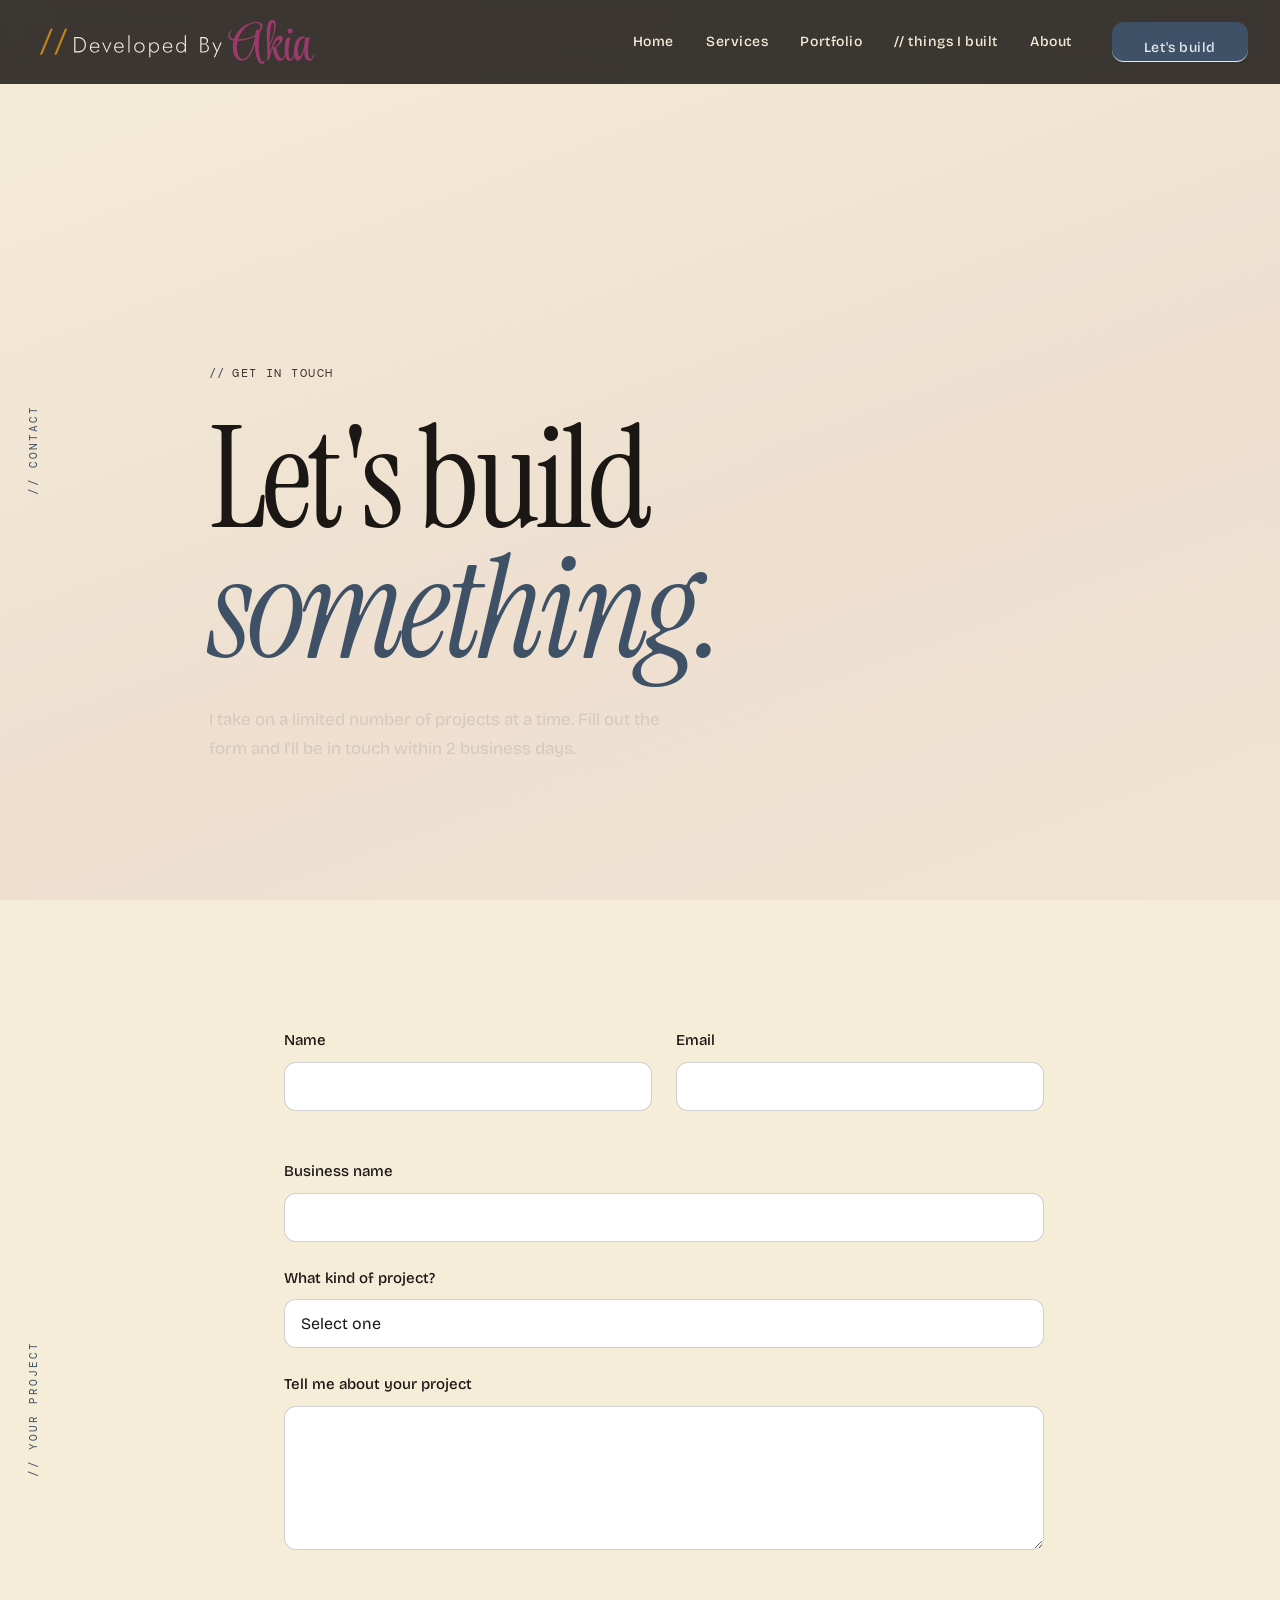
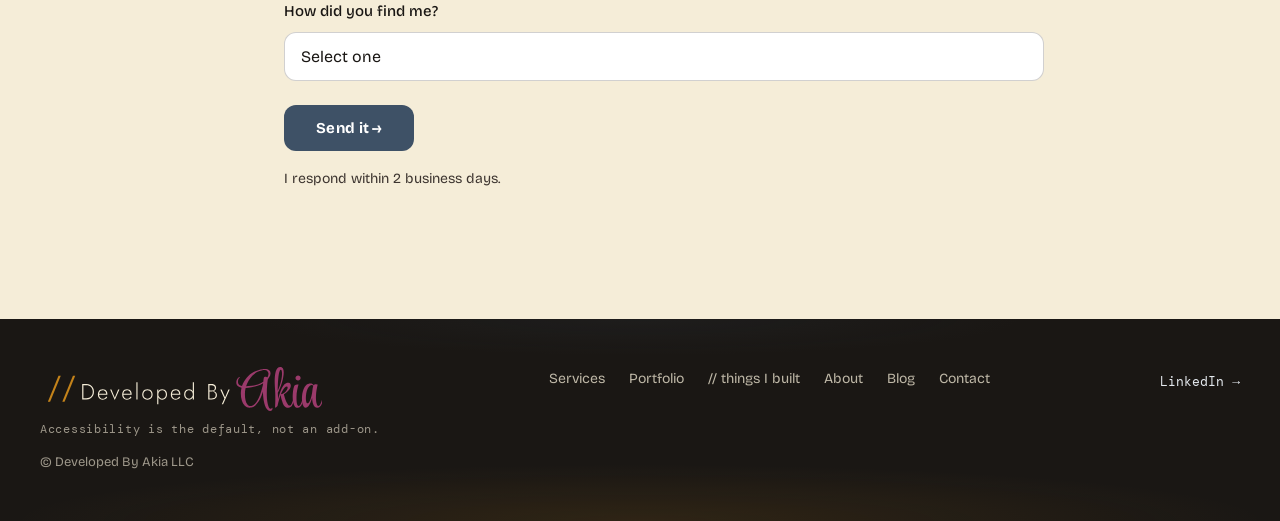
<file: contact.html>
<!DOCTYPE html>
<html lang="en">
<head>
  <meta charset="UTF-8">
  <meta name="viewport" content="width=device-width, initial-scale=1.0">
  <title>Contact — Developed By Akia</title>
  <meta name="description" content="Ready to build something? Get in touch.">
  <meta property="og:title" content="Contact — Developed By Akia">
  <meta property="og:description" content="Ready to build something? Get in touch.">
  <meta property="og:url" content="https://developedbyakia.com/contact.html">
  <link rel="canonical" href="https://developedbyakia.com/contact.html">
  <link rel="preconnect" href="https://fonts.googleapis.com">
  <link rel="preconnect" href="https://fonts.gstatic.com" crossorigin>
  <link href="https://fonts.googleapis.com/css2?family=Bricolage+Grotesque:opsz,wght@12..96,400;12..96,500;12..96,700&family=DM+Mono:wght@400&family=Instrument+Serif:ital@0;1&display=swap" rel="stylesheet">
  <link rel="stylesheet" href="/css/reset.css">
  <link rel="stylesheet" href="/css/tokens.css">
  <link rel="stylesheet" href="/css/main.css">
  <style>
    .form-field {
      display: flex;
      flex-direction: column;
      gap: 0.5rem;
    }
    .form-label {
      font-family: var(--font-body);
      font-size: 0.9375rem;
      font-weight: 500;
      color: var(--color-text-on-light);
    }
    .form-input {
      font-family: var(--font-body);
      font-size: 1rem;
      padding: 0.875rem 1rem;
      border: 1.5px solid rgba(26,23,20,0.2);
      border-radius: var(--radius-md);
      background: var(--color-white);
      color: var(--color-text-on-light);
      width: 100%;
      transition: border-color 0.15s, box-shadow 0.15s;
      appearance: none;
    }
    .form-input:focus {
      outline: none;
      border-color: var(--color-primary);
      box-shadow: 0 0 0 3px rgba(62,81,102,0.15);
    }
    .form-input[aria-invalid="true"] {
      border-color: var(--color-berry);
    }
    .form-error {
      font-size: 0.875rem;
      color: var(--color-berry);
      min-height: 1.2em;
    }
    .form-grid {
      display: grid;
      grid-template-columns: 1fr 1fr;
      gap: 1.5rem;
    }
    @media (max-width: 768px) {
      .form-grid { grid-template-columns: 1fr; }
    }
  </style>
</head>
<body>

  <a href="#main" class="skip-nav">Skip to main content</a>

  <header class="site-header" id="site-header" style="background: rgba(26,23,20,0.85); backdrop-filter: blur(12px);">
    <a href="/" class="logo" aria-label="Developed By Akia — home">
  <svg xmlns="http://www.w3.org/2000/svg" xmlns:xlink="http://www.w3.org/1999/xlink" viewBox="402 375 642 100" height="44" aria-hidden="true" focusable="false" style="display:block;"><defs><g/><clipPath id="clip-logo-h-a"><rect x="0" width="43" y="0" height="91"/></clipPath><clipPath id="clip-logo-h-b"><rect x="0" width="43" y="0" height="91"/></clipPath></defs><g fill="#f5edd8" fill-opacity="1"><g transform="translate(493.718206, 448.883641)"><g><path d="M 4.203125 -35 L 4.203125 0 L 6.953125 0 L 6.953125 -35 Z M 13.703125 0 C 17.097656 0 20.085938 -0.734375 22.671875 -2.203125 C 25.253906 -3.671875 27.269531 -5.710938 28.71875 -8.328125 C 30.175781 -10.941406 30.90625 -14 30.90625 -17.5 C 30.90625 -21 30.175781 -24.054688 28.71875 -26.671875 C 27.269531 -29.285156 25.253906 -31.328125 22.671875 -32.796875 C 20.085938 -34.265625 17.097656 -35 13.703125 -35 L 5.703125 -35 L 5.703125 -32.25 L 13.703125 -32.25 C 15.867188 -32.25 17.84375 -31.898438 19.625 -31.203125 C 21.40625 -30.503906 22.925781 -29.507812 24.1875 -28.21875 C 25.457031 -26.9375 26.4375 -25.382812 27.125 -23.5625 C 27.8125 -21.75 28.15625 -19.726562 28.15625 -17.5 C 28.15625 -15.269531 27.8125 -13.242188 27.125 -11.421875 C 26.4375 -9.609375 25.457031 -8.054688 24.1875 -6.765625 C 22.925781 -5.484375 21.40625 -4.492188 19.625 -3.796875 C 17.84375 -3.097656 15.867188 -2.75 13.703125 -2.75 L 5.703125 -2.75 L 5.703125 0 Z M 13.703125 0 "/></g></g></g><g fill="#f5edd8" fill-opacity="1"><g transform="translate(531.613035, 448.883641)"><g><path d="M 12.59375 0.5 C 14.894531 0.5 16.90625 0.0234375 18.625 -0.921875 C 20.34375 -1.867188 21.851562 -3.34375 23.15625 -5.34375 L 21.046875 -6.703125 C 20.015625 -5.066406 18.835938 -3.863281 17.515625 -3.09375 C 16.203125 -2.332031 14.664062 -1.953125 12.90625 -1.953125 C 11.238281 -1.953125 9.78125 -2.347656 8.53125 -3.140625 C 7.28125 -3.941406 6.3125 -5.078125 5.625 -6.546875 C 4.9375 -8.015625 4.59375 -9.734375 4.59375 -11.703125 C 4.59375 -13.628906 4.941406 -15.300781 5.640625 -16.71875 C 6.347656 -18.132812 7.328125 -19.234375 8.578125 -20.015625 C 9.828125 -20.804688 11.300781 -21.203125 13 -21.203125 C 14.46875 -21.203125 15.785156 -20.847656 16.953125 -20.140625 C 18.117188 -19.441406 19.039062 -18.476562 19.71875 -17.25 C 20.40625 -16.019531 20.75 -14.617188 20.75 -13.046875 C 20.75 -12.785156 20.707031 -12.507812 20.625 -12.21875 C 20.539062 -11.9375 20.46875 -11.710938 20.40625 -11.546875 L 21.5 -13.09375 L 3.59375 -13.09375 L 3.59375 -10.84375 L 23.453125 -10.84375 C 23.484375 -11.007812 23.503906 -11.207031 23.515625 -11.4375 C 23.535156 -11.675781 23.546875 -11.894531 23.546875 -12.09375 C 23.546875 -14.332031 23.101562 -16.304688 22.21875 -18.015625 C 21.34375 -19.734375 20.113281 -21.078125 18.53125 -22.046875 C 16.945312 -23.015625 15.101562 -23.5 13 -23.5 C 10.832031 -23.5 8.914062 -22.988281 7.25 -21.96875 C 5.582031 -20.957031 4.28125 -19.550781 3.34375 -17.75 C 2.414062 -15.945312 1.953125 -13.878906 1.953125 -11.546875 C 1.953125 -9.210938 2.410156 -7.132812 3.328125 -5.3125 C 4.242188 -3.5 5.5 -2.078125 7.09375 -1.046875 C 8.695312 -0.015625 10.53125 0.5 12.59375 0.5 Z M 12.59375 0.5 "/></g></g></g><g fill="#f5edd8" fill-opacity="1"><g transform="translate(561.159113, 448.883641)"><g><path d="M 0.203125 -23 L 10.796875 1.34375 L 21.40625 -23 L 18.453125 -23 L 10.796875 -4.25 L 3.15625 -23 Z M 0.203125 -23 "/></g></g></g><g fill="#f5edd8" fill-opacity="1"><g transform="translate(586.805801, 448.883641)"><g><path d="M 12.59375 0.5 C 14.894531 0.5 16.90625 0.0234375 18.625 -0.921875 C 20.34375 -1.867188 21.851562 -3.34375 23.15625 -5.34375 L 21.046875 -6.703125 C 20.015625 -5.066406 18.835938 -3.863281 17.515625 -3.09375 C 16.203125 -2.332031 14.664062 -1.953125 12.90625 -1.953125 C 11.238281 -1.953125 9.78125 -2.347656 8.53125 -3.140625 C 7.28125 -3.941406 6.3125 -5.078125 5.625 -6.546875 C 4.9375 -8.015625 4.59375 -9.734375 4.59375 -11.703125 C 4.59375 -13.628906 4.941406 -15.300781 5.640625 -16.71875 C 6.347656 -18.132812 7.328125 -19.234375 8.578125 -20.015625 C 9.828125 -20.804688 11.300781 -21.203125 13 -21.203125 C 14.46875 -21.203125 15.785156 -20.847656 16.953125 -20.140625 C 18.117188 -19.441406 19.039062 -18.476562 19.71875 -17.25 C 20.40625 -16.019531 20.75 -14.617188 20.75 -13.046875 C 20.75 -12.785156 20.707031 -12.507812 20.625 -12.21875 C 20.539062 -11.9375 20.46875 -11.710938 20.40625 -11.546875 L 21.5 -13.09375 L 3.59375 -13.09375 L 3.59375 -10.84375 L 23.453125 -10.84375 C 23.484375 -11.007812 23.503906 -11.207031 23.515625 -11.4375 C 23.535156 -11.675781 23.546875 -11.894531 23.546875 -12.09375 C 23.546875 -14.332031 23.101562 -16.304688 22.21875 -18.015625 C 21.34375 -19.734375 20.113281 -21.078125 18.53125 -22.046875 C 16.945312 -23.015625 15.101562 -23.5 13 -23.5 C 10.832031 -23.5 8.914062 -22.988281 7.25 -21.96875 C 5.582031 -20.957031 4.28125 -19.550781 3.34375 -17.75 C 2.414062 -15.945312 1.953125 -13.878906 1.953125 -11.546875 C 1.953125 -9.210938 2.410156 -7.132812 3.328125 -5.3125 C 4.242188 -3.5 5.5 -2.078125 7.09375 -1.046875 C 8.695312 -0.015625 10.53125 0.5 12.59375 0.5 Z M 12.59375 0.5 "/></g></g></g><g fill="#f5edd8" fill-opacity="1"><g transform="translate(617.1018, 448.883641)"><g><path d="M 3.953125 -39 L 3.953125 0 L 6.546875 0 L 6.546875 -39 Z M 3.953125 -39 "/></g></g></g><g fill="#f5edd8" fill-opacity="1"><g transform="translate(632.400124, 448.883641)"><g><path d="M 1.953125 -11.5 C 1.953125 -9.195312 2.46875 -7.132812 3.5 -5.3125 C 4.53125 -3.5 5.9375 -2.078125 7.71875 -1.046875 C 9.507812 -0.015625 11.519531 0.5 13.75 0.5 C 15.976562 0.5 17.984375 -0.015625 19.765625 -1.046875 C 21.554688 -2.078125 22.96875 -3.5 24 -5.3125 C 25.03125 -7.132812 25.546875 -9.195312 25.546875 -11.5 C 25.546875 -13.832031 25.03125 -15.898438 24 -17.703125 C 22.96875 -19.503906 21.554688 -20.921875 19.765625 -21.953125 C 17.984375 -22.984375 15.976562 -23.5 13.75 -23.5 C 11.519531 -23.5 9.507812 -22.984375 7.71875 -21.953125 C 5.9375 -20.921875 4.53125 -19.503906 3.5 -17.703125 C 2.46875 -15.898438 1.953125 -13.832031 1.953125 -11.5 Z M 4.59375 -11.5 C 4.59375 -13.363281 4.992188 -15.007812 5.796875 -16.4375 C 6.597656 -17.875 7.691406 -19 9.078125 -19.8125 C 10.460938 -20.632812 12.019531 -21.046875 13.75 -21.046875 C 15.476562 -21.046875 17.035156 -20.632812 18.421875 -19.8125 C 19.804688 -19 20.898438 -17.867188 21.703125 -16.421875 C 22.503906 -14.972656 22.90625 -13.332031 22.90625 -11.5 C 22.90625 -9.632812 22.503906 -7.984375 21.703125 -6.546875 C 20.898438 -5.117188 19.804688 -3.992188 18.421875 -3.171875 C 17.035156 -2.359375 15.476562 -1.953125 13.75 -1.953125 C 12.019531 -1.953125 10.460938 -2.359375 9.078125 -3.171875 C 7.691406 -3.992188 6.597656 -5.117188 5.796875 -6.546875 C 4.992188 -7.984375 4.59375 -9.632812 4.59375 -11.5 Z M 4.59375 -11.5 "/></g></g></g><g fill="#f5edd8" fill-opacity="1"><g transform="translate(664.695817, 448.883641)"><g><path d="M 6.296875 11 L 6.296875 -23 L 3.703125 -23 L 3.703125 11 Z M 25.953125 -11.5 C 25.953125 -14 25.457031 -16.140625 24.46875 -17.921875 C 23.488281 -19.703125 22.15625 -21.078125 20.46875 -22.046875 C 18.789062 -23.015625 16.914062 -23.5 14.84375 -23.5 C 12.914062 -23.5 11.21875 -22.972656 9.75 -21.921875 C 8.28125 -20.867188 7.132812 -19.441406 6.3125 -17.640625 C 5.5 -15.847656 5.09375 -13.800781 5.09375 -11.5 C 5.09375 -9.226562 5.5 -7.1875 6.3125 -5.375 C 7.132812 -3.5625 8.28125 -2.128906 9.75 -1.078125 C 11.21875 -0.0234375 12.914062 0.5 14.84375 0.5 C 16.914062 0.5 18.789062 0.015625 20.46875 -0.953125 C 22.15625 -1.921875 23.488281 -3.300781 24.46875 -5.09375 C 25.457031 -6.894531 25.953125 -9.03125 25.953125 -11.5 Z M 23.34375 -11.5 C 23.34375 -9.5 22.941406 -7.78125 22.140625 -6.34375 C 21.347656 -4.914062 20.285156 -3.828125 18.953125 -3.078125 C 17.617188 -2.328125 16.132812 -1.953125 14.5 -1.953125 C 13.101562 -1.953125 11.769531 -2.367188 10.5 -3.203125 C 9.226562 -4.035156 8.207031 -5.164062 7.4375 -6.59375 C 6.675781 -8.03125 6.296875 -9.664062 6.296875 -11.5 C 6.296875 -13.332031 6.675781 -14.960938 7.4375 -16.390625 C 8.207031 -17.828125 9.226562 -18.960938 10.5 -19.796875 C 11.769531 -20.628906 13.101562 -21.046875 14.5 -21.046875 C 16.132812 -21.046875 17.617188 -20.671875 18.953125 -19.921875 C 20.285156 -19.171875 21.347656 -18.078125 22.140625 -16.640625 C 22.941406 -15.210938 23.34375 -13.5 23.34375 -11.5 Z M 23.34375 -11.5 "/></g></g></g><g fill="#f5edd8" fill-opacity="1"><g transform="translate(697.391436, 448.883641)"><g><path d="M 12.59375 0.5 C 14.894531 0.5 16.90625 0.0234375 18.625 -0.921875 C 20.34375 -1.867188 21.851562 -3.34375 23.15625 -5.34375 L 21.046875 -6.703125 C 20.015625 -5.066406 18.835938 -3.863281 17.515625 -3.09375 C 16.203125 -2.332031 14.664062 -1.953125 12.90625 -1.953125 C 11.238281 -1.953125 9.78125 -2.347656 8.53125 -3.140625 C 7.28125 -3.941406 6.3125 -5.078125 5.625 -6.546875 C 4.9375 -8.015625 4.59375 -9.734375 4.59375 -11.703125 C 4.59375 -13.628906 4.941406 -15.300781 5.640625 -16.71875 C 6.347656 -18.132812 7.328125 -19.234375 8.578125 -20.015625 C 9.828125 -20.804688 11.300781 -21.203125 13 -21.203125 C 14.46875 -21.203125 15.785156 -20.847656 16.953125 -20.140625 C 18.117188 -19.441406 19.039062 -18.476562 19.71875 -17.25 C 20.40625 -16.019531 20.75 -14.617188 20.75 -13.046875 C 20.75 -12.785156 20.707031 -12.507812 20.625 -12.21875 C 20.539062 -11.9375 20.46875 -11.710938 20.40625 -11.546875 L 21.5 -13.09375 L 3.59375 -13.09375 L 3.59375 -10.84375 L 23.453125 -10.84375 C 23.484375 -11.007812 23.503906 -11.207031 23.515625 -11.4375 C 23.535156 -11.675781 23.546875 -11.894531 23.546875 -12.09375 C 23.546875 -14.332031 23.101562 -16.304688 22.21875 -18.015625 C 21.34375 -19.734375 20.113281 -21.078125 18.53125 -22.046875 C 16.945312 -23.015625 15.101562 -23.5 13 -23.5 C 10.832031 -23.5 8.914062 -22.988281 7.25 -21.96875 C 5.582031 -20.957031 4.28125 -19.550781 3.34375 -17.75 C 2.414062 -15.945312 1.953125 -13.878906 1.953125 -11.546875 C 1.953125 -9.210938 2.410156 -7.132812 3.328125 -5.3125 C 4.242188 -3.5 5.5 -2.078125 7.09375 -1.046875 C 8.695312 -0.015625 10.53125 0.5 12.59375 0.5 Z M 12.59375 0.5 "/></g></g></g><g fill="#f5edd8" fill-opacity="1"><g transform="translate(727.687446, 448.883641)"><g><path d="M 21.59375 -39 L 21.59375 0 L 24.203125 0 L 24.203125 -39 Z M 1.953125 -11.5 C 1.953125 -9.03125 2.453125 -6.894531 3.453125 -5.09375 C 4.453125 -3.300781 5.789062 -1.921875 7.46875 -0.953125 C 9.15625 0.015625 11.015625 0.5 13.046875 0.5 C 15.046875 0.5 16.757812 -0.0234375 18.1875 -1.078125 C 19.625 -2.128906 20.75 -3.5625 21.5625 -5.375 C 22.382812 -7.1875 22.796875 -9.226562 22.796875 -11.5 C 22.796875 -13.800781 22.382812 -15.847656 21.5625 -17.640625 C 20.75 -19.441406 19.625 -20.867188 18.1875 -21.921875 C 16.757812 -22.972656 15.046875 -23.5 13.046875 -23.5 C 11.015625 -23.5 9.15625 -23.015625 7.46875 -22.046875 C 5.789062 -21.078125 4.453125 -19.703125 3.453125 -17.921875 C 2.453125 -16.140625 1.953125 -14 1.953125 -11.5 Z M 4.59375 -11.5 C 4.59375 -13.5 4.984375 -15.210938 5.765625 -16.640625 C 6.554688 -18.078125 7.625 -19.171875 8.96875 -19.921875 C 10.320312 -20.671875 11.800781 -21.046875 13.40625 -21.046875 C 14.832031 -21.046875 16.171875 -20.628906 17.421875 -19.796875 C 18.671875 -18.960938 19.675781 -17.828125 20.4375 -16.390625 C 21.207031 -14.960938 21.59375 -13.332031 21.59375 -11.5 C 21.59375 -9.664062 21.207031 -8.03125 20.4375 -6.59375 C 19.675781 -5.164062 18.671875 -4.035156 17.421875 -3.203125 C 16.171875 -2.367188 14.832031 -1.953125 13.40625 -1.953125 C 11.800781 -1.953125 10.320312 -2.328125 8.96875 -3.078125 C 7.625 -3.828125 6.554688 -4.914062 5.765625 -6.34375 C 4.984375 -7.78125 4.59375 -9.5 4.59375 -11.5 Z M 4.59375 -11.5 "/></g></g></g><g fill="#f5edd8" fill-opacity="1"><g transform="translate(760.383076, 448.883641)"><g/></g></g><g fill="#f5edd8" fill-opacity="1"><g transform="translate(780.180689, 448.883641)"><g><path d="M 6.34375 -18.796875 L 12 -18.796875 C 13.96875 -18.796875 15.703125 -19.085938 17.203125 -19.671875 C 18.703125 -20.253906 19.875 -21.117188 20.71875 -22.265625 C 21.570312 -23.421875 22 -24.847656 22 -26.546875 C 22 -28.410156 21.582031 -29.96875 20.75 -31.21875 C 19.914062 -32.46875 18.738281 -33.410156 17.21875 -34.046875 C 15.707031 -34.679688 13.898438 -35 11.796875 -35 L 4.203125 -35 L 4.203125 0 L 12.296875 0 C 14.566406 0 16.578125 -0.363281 18.328125 -1.09375 C 20.078125 -1.832031 21.453125 -2.953125 22.453125 -4.453125 C 23.453125 -5.953125 23.953125 -7.851562 23.953125 -10.15625 C 23.953125 -11.75 23.625 -13.132812 22.96875 -14.3125 C 22.320312 -15.5 21.457031 -16.476562 20.375 -17.25 C 19.289062 -18.019531 18.066406 -18.59375 16.703125 -18.96875 C 15.335938 -19.351562 13.9375 -19.546875 12.5 -19.546875 L 6.34375 -19.546875 L 6.34375 -17.953125 L 12.296875 -17.953125 C 13.492188 -17.953125 14.617188 -17.785156 15.671875 -17.453125 C 16.722656 -17.117188 17.664062 -16.625 18.5 -15.96875 C 19.332031 -15.320312 19.984375 -14.523438 20.453125 -13.578125 C 20.921875 -12.628906 21.15625 -11.535156 21.15625 -10.296875 C 21.15625 -8.566406 20.785156 -7.125 20.046875 -5.96875 C 19.316406 -4.820312 18.285156 -3.945312 16.953125 -3.34375 C 15.617188 -2.75 14.066406 -2.453125 12.296875 -2.453125 L 6.953125 -2.453125 L 6.953125 -32.546875 L 11.796875 -32.546875 C 14.066406 -32.546875 15.875 -32.003906 17.21875 -30.921875 C 18.570312 -29.835938 19.25 -28.332031 19.25 -26.40625 C 19.25 -25.03125 18.914062 -23.898438 18.25 -23.015625 C 17.582031 -22.140625 16.679688 -21.484375 15.546875 -21.046875 C 14.410156 -20.617188 13.160156 -20.40625 11.796875 -20.40625 L 6.34375 -20.40625 Z M 6.34375 -18.796875 "/></g></g></g><g fill="#f5edd8" fill-opacity="1"><g transform="translate(811.626533, 448.883641)"><g><path d="M 21.5 -23 L 18.59375 -23 L 10.453125 -3.5 L 11.65625 -3.40625 L 3.296875 -23 L 0.203125 -23 L 9.5 -2.34375 L 3.59375 11 L 6.5 11 Z M 21.5 -23 "/></g></g></g><g fill="#9b3a6b" fill-opacity="1"><g transform="translate(850.336839, 467.009969)"><g><path d="M 80.09375 1.6875 L 80.09375 2.546875 C 80.09375 6.171875 78.359375 7.984375 74.890625 7.984375 L 74.15625 7.984375 C 71.65625 7.742188 69.476562 6.515625 67.625 4.296875 C 65.769531 2.078125 64.21875 -0.863281 62.96875 -4.53125 C 61.71875 -8.207031 60.734375 -12.265625 60.015625 -16.703125 C 59.523438 -19.765625 59.140625 -22.925781 58.859375 -26.1875 C 58.578125 -29.457031 58.394531 -32.742188 58.3125 -36.046875 C 57.1875 -32.015625 55.753906 -27.984375 54.015625 -23.953125 C 52.285156 -19.921875 50.289062 -16.191406 48.03125 -12.765625 C 45.769531 -9.335938 43.285156 -6.472656 40.578125 -4.171875 C 37.878906 -1.867188 34.957031 -0.4375 31.8125 0.125 C 30.601562 0.363281 29.394531 0.484375 28.1875 0.484375 C 23.832031 0.484375 20.160156 -0.984375 17.171875 -3.921875 C 14.191406 -6.867188 11.9375 -10.78125 10.40625 -15.65625 C 8.875 -20.539062 8.109375 -25.847656 8.109375 -31.578125 C 8.109375 -32.140625 8.128906 -32.703125 8.171875 -33.265625 C 8.210938 -33.835938 8.234375 -34.40625 8.234375 -34.96875 C 8.472656 -38.507812 8.953125 -41.894531 9.671875 -45.125 C 6.203125 -45.769531 3.359375 -47.0625 1.140625 -49 C -1.066406 -50.9375 -2.171875 -53.757812 -2.171875 -57.46875 C -2.171875 -59.726562 -1.609375 -61.925781 -0.484375 -64.0625 C 0.640625 -66.195312 2.332031 -67.867188 4.59375 -69.078125 C 4.757812 -69.160156 4.921875 -69.203125 5.078125 -69.203125 C 5.566406 -69.203125 5.8125 -68.960938 5.8125 -68.484375 C 5.8125 -67.992188 5.609375 -67.628906 5.203125 -67.390625 C 3.910156 -66.503906 2.984375 -65.171875 2.421875 -63.390625 C 1.859375 -61.617188 1.578125 -59.847656 1.578125 -58.078125 C 1.578125 -55.410156 2.398438 -53.3125 4.046875 -51.78125 C 5.703125 -50.25 7.941406 -49.203125 10.765625 -48.640625 C 13.109375 -55.816406 16.675781 -62.144531 21.46875 -67.625 C 26.269531 -73.113281 31.851562 -77.550781 38.21875 -80.9375 C 44.59375 -84.320312 51.171875 -86.378906 57.953125 -87.109375 C 58.753906 -87.191406 59.519531 -87.25 60.25 -87.28125 C 60.976562 -87.320312 61.664062 -87.34375 62.3125 -87.34375 C 67.0625 -87.34375 70.460938 -86.4375 72.515625 -84.625 C 74.578125 -82.8125 75.609375 -80.570312 75.609375 -77.90625 C 75.609375 -75.164062 74.722656 -72.222656 72.953125 -69.078125 C 72.390625 -68.191406 71.804688 -67.304688 71.203125 -66.421875 C 70.597656 -65.535156 69.972656 -64.6875 69.328125 -63.875 C 68.921875 -60.726562 68.453125 -56.269531 67.921875 -50.5 C 67.398438 -44.738281 67.140625 -38.59375 67.140625 -32.0625 C 67.140625 -29.476562 67.179688 -26.894531 67.265625 -24.3125 C 67.347656 -21.738281 67.550781 -19.160156 67.875 -16.578125 C 68.195312 -13.910156 68.679688 -11.066406 69.328125 -8.046875 C 69.972656 -5.023438 70.816406 -2.421875 71.859375 -0.234375 C 72.910156 1.941406 74.160156 3.066406 75.609375 3.140625 L 75.859375 3.140625 C 76.503906 3.222656 77.085938 3.039062 77.609375 2.59375 C 78.128906 2.15625 78.429688 1.691406 78.515625 1.203125 C 78.597656 0.640625 78.84375 0.359375 79.25 0.359375 C 79.8125 0.359375 80.09375 0.800781 80.09375 1.6875 Z M 58.671875 -53.359375 L 58.796875 -55.171875 C 54.921875 -52.828125 50.6875 -50.890625 46.09375 -49.359375 C 41.5 -47.828125 36.898438 -46.675781 32.296875 -45.90625 C 27.703125 -45.144531 23.304688 -44.679688 19.109375 -44.515625 C 18.390625 -41.773438 17.90625 -38.992188 17.65625 -36.171875 C 17.582031 -35.046875 17.523438 -33.9375 17.484375 -32.84375 C 17.441406 -31.757812 17.421875 -30.648438 17.421875 -29.515625 C 17.421875 -24.753906 17.882812 -20.359375 18.8125 -16.328125 C 19.738281 -12.296875 21.171875 -9.085938 23.109375 -6.703125 C 25.046875 -4.328125 27.460938 -3.140625 30.359375 -3.140625 C 30.679688 -3.140625 31.003906 -3.160156 31.328125 -3.203125 C 31.648438 -3.242188 31.972656 -3.304688 32.296875 -3.390625 C 34.960938 -3.867188 37.484375 -5.335938 39.859375 -7.796875 C 42.242188 -10.265625 44.441406 -13.375 46.453125 -17.125 C 48.472656 -20.875 50.289062 -24.90625 51.90625 -29.21875 C 53.519531 -33.53125 54.847656 -37.828125 55.890625 -42.109375 C 56.378906 -44.117188 56.882812 -46.070312 57.40625 -47.96875 C 57.925781 -49.863281 58.347656 -51.660156 58.671875 -53.359375 Z M 59.15625 -58.4375 C 59.320312 -60.445312 59.546875 -62.316406 59.828125 -64.046875 C 60.109375 -65.785156 60.410156 -67.34375 60.734375 -68.71875 C 60.816406 -68.957031 61.195312 -69.175781 61.875 -69.375 C 62.5625 -69.582031 63.351562 -69.6875 64.25 -69.6875 C 64.96875 -69.6875 65.707031 -69.601562 66.46875 -69.4375 C 67.238281 -69.28125 67.945312 -68.960938 68.59375 -68.484375 L 69.078125 -69.4375 C 70.367188 -72.019531 71.015625 -74.398438 71.015625 -76.578125 C 71.015625 -79.003906 70.1875 -81.019531 68.53125 -82.625 C 66.882812 -84.238281 64.242188 -85.046875 60.609375 -85.046875 C 60.128906 -85.046875 59.625 -85.023438 59.09375 -84.984375 C 58.570312 -84.953125 58.03125 -84.894531 57.46875 -84.8125 C 52.945312 -84.25 48.726562 -82.835938 44.8125 -80.578125 C 40.90625 -78.316406 37.335938 -75.472656 34.109375 -72.046875 C 30.890625 -68.617188 28.085938 -64.847656 25.703125 -60.734375 C 23.328125 -56.617188 21.453125 -52.382812 20.078125 -48.03125 C 24.191406 -48.1875 28.566406 -48.585938 33.203125 -49.234375 C 37.847656 -49.878906 42.425781 -50.945312 46.9375 -52.4375 C 51.457031 -53.9375 55.53125 -55.9375 59.15625 -58.4375 Z M 59.15625 -58.4375 "/></g></g></g><g fill="#9b3a6b" fill-opacity="1"><g transform="translate(933.686979, 467.009969)"><g><path d="M 8.828125 -33.640625 C 8.992188 -31.453125 9.113281 -29.085938 9.1875 -26.546875 C 9.269531 -24.015625 9.351562 -21.457031 9.4375 -18.875 C 10.320312 -22.5 11.429688 -26.445312 12.765625 -30.71875 C 14.097656 -35 15.691406 -39.09375 17.546875 -43 C 19.398438 -46.914062 21.535156 -50.125 23.953125 -52.625 C 26.367188 -55.125 29.070312 -56.375 32.0625 -56.375 C 34.644531 -56.375 36.335938 -55.609375 37.140625 -54.078125 C 37.953125 -52.546875 38.359375 -50.929688 38.359375 -49.234375 C 38.359375 -47.054688 37.507812 -44.695312 35.8125 -42.15625 C 34.113281 -39.625 32.070312 -37.285156 29.6875 -35.140625 C 27.3125 -33.003906 25 -31.375 22.75 -30.25 C 22.90625 -29.113281 23.265625 -27.5 23.828125 -25.40625 C 24.398438 -23.3125 25.085938 -21.050781 25.890625 -18.625 C 26.691406 -16.207031 27.632812 -13.910156 28.71875 -11.734375 C 29.8125 -9.554688 30.941406 -7.78125 32.109375 -6.40625 C 33.285156 -5.039062 34.519531 -4.359375 35.8125 -4.359375 C 36.9375 -4.359375 37.863281 -4.859375 38.59375 -5.859375 C 39.320312 -6.867188 39.882812 -7.78125 40.28125 -8.59375 C 41.332031 -10.851562 42.382812 -13.71875 43.4375 -17.1875 C 43.757812 -17.90625 44.082031 -18.265625 44.40625 -18.265625 C 44.800781 -18.265625 45 -17.78125 45 -16.8125 L 45 -16.328125 C 44.925781 -14.640625 44.546875 -12.722656 43.859375 -10.578125 C 43.171875 -8.441406 42.265625 -6.488281 41.140625 -4.71875 C 40.171875 -3.1875 39 -1.9375 37.625 -0.96875 C 36.25 0 34.71875 0.523438 33.03125 0.609375 L 32.296875 0.609375 C 29.078125 0.609375 26.578125 -0.316406 24.796875 -2.171875 C 23.023438 -4.023438 21.535156 -6.40625 20.328125 -9.3125 C 19.441406 -11.414062 18.632812 -13.71875 17.90625 -16.21875 C 17.175781 -18.71875 16.585938 -21.054688 16.140625 -23.234375 C 15.703125 -25.410156 15.40625 -27.101562 15.25 -28.3125 C 15.25 -28.46875 15.265625 -28.566406 15.296875 -28.609375 C 15.335938 -28.648438 15.359375 -28.710938 15.359375 -28.796875 L 15.25 -28.796875 C 13.71875 -24.597656 12.40625 -20.503906 11.3125 -16.515625 C 10.21875 -12.523438 9.472656 -9.476562 9.078125 -7.375 C 9.078125 -7.21875 8.992188 -7.054688 8.828125 -6.890625 C 8.585938 -4.878906 8.144531 -3.429688 7.5 -2.546875 C 6.125 -0.523438 4.390625 0.484375 2.296875 0.484375 C 2.460938 -0.160156 2.582031 -1.328125 2.65625 -3.015625 C 2.738281 -4.710938 2.820312 -6.734375 2.90625 -9.078125 C 2.988281 -10.691406 3.046875 -12.320312 3.078125 -13.96875 C 3.117188 -15.625 3.140625 -17.300781 3.140625 -19 L 3.140625 -20.328125 C 3.140625 -25.085938 3.054688 -29.644531 2.890625 -34 C 2.734375 -38.351562 2.492188 -42.546875 2.171875 -46.578125 C 2.097656 -47.953125 2 -49.828125 1.875 -52.203125 C 1.75 -54.585938 1.6875 -57.191406 1.6875 -60.015625 C 1.6875 -63.472656 1.847656 -67.078125 2.171875 -70.828125 C 2.492188 -74.585938 3.097656 -78.054688 3.984375 -81.234375 C 4.878906 -84.421875 6.171875 -87.003906 7.859375 -88.984375 C 9.554688 -90.960938 11.734375 -91.953125 14.390625 -91.953125 C 17.378906 -91.953125 19.4375 -90.757812 20.5625 -88.375 C 21.695312 -86 22.265625 -83.117188 22.265625 -79.734375 C 22.265625 -76.265625 21.878906 -72.59375 21.109375 -68.71875 C 20.347656 -64.84375 19.503906 -61.3125 18.578125 -58.125 C 17.648438 -54.945312 16.941406 -52.671875 16.453125 -51.296875 C 15.398438 -48.316406 14.207031 -45.289062 12.875 -42.21875 C 11.550781 -39.15625 10.203125 -36.296875 8.828125 -33.640625 Z M 18.390625 -76.09375 L 18.390625 -77.4375 C 18.304688 -79.769531 18.039062 -81.703125 17.59375 -83.234375 C 17.15625 -84.765625 16.453125 -85.53125 15.484375 -85.53125 C 14.515625 -85.53125 13.644531 -84.5625 12.875 -82.625 C 12.113281 -80.695312 11.453125 -78.035156 10.890625 -74.640625 C 10.398438 -71.660156 10.015625 -68.4375 9.734375 -64.96875 C 9.453125 -61.5 9.226562 -58.109375 9.0625 -54.796875 C 8.90625 -51.492188 8.785156 -48.570312 8.703125 -46.03125 C 8.628906 -43.488281 8.59375 -41.695312 8.59375 -40.65625 C 8.59375 -40.332031 8.59375 -39.945312 8.59375 -39.5 C 8.59375 -39.0625 8.628906 -38.597656 8.703125 -38.109375 C 10.484375 -42.140625 12.097656 -46.375 13.546875 -50.8125 C 15.003906 -55.25 16.175781 -59.644531 17.0625 -64 C 17.945312 -68.351562 18.390625 -72.382812 18.390625 -76.09375 Z M 15.734375 -30 C 18.796875 -30.488281 21.472656 -31.679688 23.765625 -33.578125 C 26.066406 -35.472656 27.882812 -37.546875 29.21875 -39.796875 C 30.550781 -42.054688 31.21875 -43.953125 31.21875 -45.484375 C 31.21875 -47.015625 30.53125 -47.78125 29.15625 -47.78125 C 27.707031 -47.78125 26.273438 -47.070312 24.859375 -45.65625 C 23.453125 -44.25 22.140625 -42.535156 20.921875 -40.515625 C 19.710938 -38.503906 18.664062 -36.53125 17.78125 -34.59375 C 16.894531 -32.664062 16.210938 -31.132812 15.734375 -30 Z M 15.734375 -30 "/></g></g></g><g fill="#9b3a6b" fill-opacity="1"><g transform="translate(974.091841, 467.009969)"><g><path d="M 25.53125 -16.8125 L 25.53125 -16.328125 C 25.363281 -14.234375 24.796875 -11.851562 23.828125 -9.1875 C 22.859375 -6.53125 21.507812 -4.234375 19.78125 -2.296875 C 18.050781 -0.359375 15.972656 0.609375 13.546875 0.609375 C 10.640625 0.609375 8.359375 -0.617188 6.703125 -3.078125 C 5.054688 -5.546875 3.890625 -8.691406 3.203125 -12.515625 C 2.515625 -16.347656 2.171875 -20.363281 2.171875 -24.5625 C 2.171875 -28.03125 2.351562 -31.394531 2.71875 -34.65625 C 3.082031 -37.925781 3.523438 -40.789062 4.046875 -43.25 C 4.578125 -45.707031 5.082031 -47.460938 5.5625 -48.515625 C 6.050781 -49.484375 6.835938 -50.390625 7.921875 -51.234375 C 9.015625 -52.078125 10.488281 -52.5 12.34375 -52.5 C 13.382812 -52.5 14.429688 -52.378906 15.484375 -52.140625 C 14.679688 -49.316406 13.710938 -45.40625 12.578125 -40.40625 C 11.453125 -35.40625 10.890625 -29.878906 10.890625 -23.828125 C 10.890625 -21.734375 10.925781 -19.492188 11 -17.109375 C 11.082031 -14.734375 11.285156 -12.515625 11.609375 -10.453125 C 11.929688 -8.398438 12.4375 -6.726562 13.125 -5.4375 C 13.8125 -4.15625 14.71875 -3.515625 15.84375 -3.515625 L 15.96875 -3.515625 C 16.613281 -3.515625 17.316406 -3.832031 18.078125 -4.46875 C 18.847656 -5.113281 19.675781 -6.328125 20.5625 -8.109375 C 21.769531 -10.441406 22.898438 -13.46875 23.953125 -17.1875 C 24.117188 -17.90625 24.441406 -18.265625 24.921875 -18.265625 C 25.328125 -18.265625 25.53125 -17.78125 25.53125 -16.8125 Z M 20.203125 -67.03125 C 20.203125 -65.414062 19.632812 -64.039062 18.5 -62.90625 C 17.375 -61.78125 16.003906 -61.21875 14.390625 -61.21875 C 12.859375 -61.21875 11.507812 -61.78125 10.34375 -62.90625 C 9.175781 -64.039062 8.59375 -65.414062 8.59375 -67.03125 C 8.59375 -68.632812 9.175781 -70 10.34375 -71.125 C 11.507812 -72.257812 12.859375 -72.828125 14.390625 -72.828125 C 16.003906 -72.828125 17.375 -72.257812 18.5 -71.125 C 19.632812 -70 20.203125 -68.632812 20.203125 -67.03125 Z M 20.203125 -67.03125 "/></g></g></g><g fill="#9b3a6b" fill-opacity="1"><g transform="translate(995.020108, 467.009969)"><g><path d="M 49.359375 -16.8125 L 49.359375 -16.328125 C 49.203125 -14.234375 48.640625 -11.851562 47.671875 -9.1875 C 46.703125 -6.53125 45.347656 -4.234375 43.609375 -2.296875 C 41.878906 -0.359375 39.804688 0.609375 37.390625 0.609375 C 34.890625 0.609375 32.867188 -0.175781 31.328125 -1.75 C 29.796875 -3.320312 28.609375 -5.335938 27.765625 -7.796875 C 26.921875 -10.265625 26.335938 -12.765625 26.015625 -15.296875 C 25.691406 -17.835938 25.53125 -20.078125 25.53125 -22.015625 C 24.5625 -18.390625 23.328125 -14.863281 21.828125 -11.4375 C 20.335938 -8.007812 18.707031 -5.1875 16.9375 -2.96875 C 15.164062 -0.75 13.226562 0.398438 11.125 0.484375 L 11.015625 0.484375 C 9.078125 0.484375 7.460938 -0.421875 6.171875 -2.234375 C 4.878906 -4.046875 3.929688 -6.441406 3.328125 -9.421875 C 2.722656 -12.410156 2.378906 -15.640625 2.296875 -19.109375 L 2.296875 -20.328125 C 2.296875 -23.554688 2.578125 -27.125 3.140625 -31.03125 C 3.710938 -34.945312 4.722656 -38.675781 6.171875 -42.21875 C 7.617188 -45.769531 9.613281 -48.691406 12.15625 -50.984375 C 14.695312 -53.285156 17.941406 -54.4375 21.890625 -54.4375 C 23.429688 -54.4375 24.828125 -54.09375 26.078125 -53.40625 C 27.328125 -52.726562 28.234375 -51.742188 28.796875 -50.453125 C 29.359375 -51.097656 30.125 -51.617188 31.09375 -52.015625 C 32.0625 -52.421875 33.226562 -52.625 34.59375 -52.625 C 35.082031 -52.625 35.628906 -52.582031 36.234375 -52.5 C 36.835938 -52.425781 37.460938 -52.304688 38.109375 -52.140625 C 37.628906 -50.285156 37.066406 -47.742188 36.421875 -44.515625 C 35.773438 -41.296875 35.226562 -37.769531 34.78125 -33.9375 C 34.34375 -30.101562 34.125 -26.375 34.125 -22.75 L 34.125 -22.265625 C 34.125 -20.734375 34.203125 -18.914062 34.359375 -16.8125 C 34.515625 -14.71875 34.796875 -12.640625 35.203125 -10.578125 C 35.609375 -8.523438 36.171875 -6.832031 36.890625 -5.5 C 37.617188 -4.175781 38.550781 -3.515625 39.6875 -3.515625 L 39.796875 -3.515625 C 40.441406 -3.515625 41.148438 -3.832031 41.921875 -4.46875 C 42.691406 -5.113281 43.519531 -6.328125 44.40625 -8.109375 C 45.613281 -10.441406 46.738281 -13.46875 47.78125 -17.1875 C 47.945312 -17.90625 48.269531 -18.265625 48.75 -18.265625 C 49.15625 -18.265625 49.359375 -17.78125 49.359375 -16.8125 Z M 28.0625 -49.359375 C 27.09375 -50.410156 26.003906 -50.9375 24.796875 -50.9375 C 23.023438 -50.9375 21.210938 -50.046875 19.359375 -48.265625 C 17.503906 -46.492188 16.050781 -44.476562 15 -42.21875 C 13.707031 -39.394531 12.757812 -36.085938 12.15625 -32.296875 C 11.550781 -28.503906 11.25 -24.878906 11.25 -21.421875 C 11.25 -20.523438 11.269531 -19.632812 11.3125 -18.75 C 11.351562 -17.863281 11.414062 -17.019531 11.5 -16.21875 C 11.65625 -13.789062 12.113281 -12.050781 12.875 -11 C 13.644531 -9.957031 14.4375 -9.4375 15.25 -9.4375 C 16.539062 -9.4375 17.726562 -10.363281 18.8125 -12.21875 C 19.90625 -14.070312 20.894531 -16.328125 21.78125 -18.984375 C 22.664062 -21.648438 23.429688 -24.234375 24.078125 -26.734375 C 25.046875 -30.441406 25.691406 -34.210938 26.015625 -38.046875 C 26.335938 -41.878906 27.019531 -45.648438 28.0625 -49.359375 Z M 28.0625 -49.359375 "/></g></g></g><g transform="matrix(1, 0, 0, 1, 446, 379)"><g clip-path="url(#clip-logo-h-a)"><g fill="#c4831a" fill-opacity="1"><g transform="translate(0.396538, 68.72644)"><g><path d="M 6.28125 6.28125 L 30.453125 -53.078125 L 35.625 -53.078125 L 11.390625 6.28125 Z M 6.28125 6.28125 "/></g></g></g></g></g><g transform="matrix(1, 0, 0, 1, 413, 379)"><g clip-path="url(#clip-logo-h-b)"><g fill="#c4831a" fill-opacity="1"><g transform="translate(0.576189, 68.72644)"><g><path d="M 6.28125 6.28125 L 30.453125 -53.078125 L 35.625 -53.078125 L 11.390625 6.28125 Z M 6.28125 6.28125 "/></g></g></g></g></g></svg>
</a>
    <nav class="site-nav" aria-label="Main navigation">
      <a href="/">Home</a>
      <a href="/services.html">Services</a>
      <a href="/portfolio.html">Portfolio</a>
      <a href="/built.html">// things I built</a>
      <a href="/about.html">About</a>
      <a href="/contact.html" class="btn btn-primary nav-cta" aria-current="page">Let's build</a>
    </nav>
    <button class="hamburger" aria-label="Open menu" aria-expanded="false" aria-controls="mobile-nav">
      <span></span><span></span><span></span>
    </button>
  </header>

  <div class="mobile-nav-overlay" id="mobile-nav" role="dialog" aria-label="Mobile navigation" aria-modal="true">
    <button class="mobile-nav-close" aria-label="Close menu">✕</button>
    <a href="/">Home</a>
    <a href="/services.html">Services</a>
    <a href="/portfolio.html">Portfolio</a>
    <a href="/built.html">// things I built</a>
    <a href="/about.html">About</a>
    <a href="/contact.html">Let's build</a>
  </div>

  <main id="main">

    <section class="section section--parchment hero-section section--has-label hero--contact" style="background: linear-gradient(160deg, #F5EDD8 0%, rgba(155,58,107,0.08) 60%, rgba(155,58,107,0.05) 100%);" aria-label="Contact introduction">
      <span class="section-label-vertical" aria-hidden="true">// Contact</span>
      <div class="section-inner">
        <p class="section-label"><span class="slash">//</span> Get in touch</p>
        <h1 class="display-hero" style="color: var(--color-dark); max-width: 14ch;">
          Let's build <span style="color: var(--color-primary);"><em>something.</em></span>
        </h1>
        <p class="hero-subtext">
          I take on a limited number of projects at a time. Fill out the form and I'll be in touch within 2 business days.
        </p>
      </div>
    </section>

    <section class="section section--parchment section--has-label">
      <span class="section-label-vertical" aria-hidden="true">// Your project</span>
      <div class="section-inner section-inner--narrow">

        <div aria-live="polite" id="form-announcer" style="position:absolute;left:-9999px;"></div>

        <form
          data-netlify="true"
          name="contact"
          method="POST"
          novalidate
          style="display: flex; flex-direction: column; gap: 1.5rem;"
        >
          <input type="hidden" name="form-name" value="contact">

          <div class="form-grid">
            <div class="form-field">
              <label class="form-label" for="name">Name</label>
              <input
                class="form-input"
                type="text"
                id="name"
                name="name"
                aria-required="true"
                aria-describedby="name-error"
                autocomplete="name"
              >
              <span class="form-error" id="name-error" role="alert"></span>
            </div>

            <div class="form-field">
              <label class="form-label" for="email">Email</label>
              <input
                class="form-input"
                type="email"
                id="email"
                name="email"
                aria-required="true"
                aria-describedby="email-error"
                autocomplete="email"
              >
              <span class="form-error" id="email-error" role="alert"></span>
            </div>
          </div>

          <div class="form-field">
            <label class="form-label" for="business">Business name</label>
            <input
              class="form-input"
              type="text"
              id="business"
              name="business"
              autocomplete="organization"
            >
          </div>

          <div class="form-field">
            <label class="form-label" for="project-type">What kind of project?</label>
            <select class="form-input" id="project-type" name="project-type">
              <option value="">Select one</option>
              <option value="web-design">Web Design</option>
              <option value="accessibility-audit">Accessibility Audit</option>
              <option value="accessibility-retainer">Accessibility Retainer</option>
              <option value="maintenance">Maintenance</option>
              <option value="something-else">Something else</option>
            </select>
          </div>

          <div class="form-field">
            <label class="form-label" for="project-details">Tell me about your project</label>
            <textarea
              class="form-input"
              id="project-details"
              name="project-details"
              rows="6"
              aria-required="true"
              aria-describedby="details-error"
              style="resize: vertical;"
            ></textarea>
            <span class="form-error" id="details-error" role="alert"></span>
          </div>

          <div class="form-field">
            <label class="form-label" for="how-found">How did you find me?</label>
            <select class="form-input" id="how-found" name="how-found">
              <option value="">Select one</option>
              <option value="linkedin">LinkedIn</option>
              <option value="referral">Referral</option>
              <option value="google">Google</option>
              <option value="other">Other</option>
            </select>
          </div>

          <div>
            <button type="submit" class="btn btn-primary">Send it →</button>
            <p style="font-size:0.875rem;color:var(--color-text-muted-light);margin-top:1rem;">
              I respond within 2 business days.
            </p>
          </div>

        </form>
      </div>
    </section>

  </main>

  <footer class="site-footer" role="contentinfo">
    <div class="footer-inner">
      <div class="footer-left">
        <a href="/" class="logo" aria-label="Developed By Akia home">
  <svg xmlns="http://www.w3.org/2000/svg" xmlns:xlink="http://www.w3.org/1999/xlink" viewBox="402 375 642 100" height="44" aria-hidden="true" focusable="false" style="display:block;"><defs><g/><clipPath id="clip-logo-f-a"><rect x="0" width="43" y="0" height="91"/></clipPath><clipPath id="clip-logo-f-b"><rect x="0" width="43" y="0" height="91"/></clipPath></defs><g fill="#f5edd8" fill-opacity="1"><g transform="translate(493.718206, 448.883641)"><g><path d="M 4.203125 -35 L 4.203125 0 L 6.953125 0 L 6.953125 -35 Z M 13.703125 0 C 17.097656 0 20.085938 -0.734375 22.671875 -2.203125 C 25.253906 -3.671875 27.269531 -5.710938 28.71875 -8.328125 C 30.175781 -10.941406 30.90625 -14 30.90625 -17.5 C 30.90625 -21 30.175781 -24.054688 28.71875 -26.671875 C 27.269531 -29.285156 25.253906 -31.328125 22.671875 -32.796875 C 20.085938 -34.265625 17.097656 -35 13.703125 -35 L 5.703125 -35 L 5.703125 -32.25 L 13.703125 -32.25 C 15.867188 -32.25 17.84375 -31.898438 19.625 -31.203125 C 21.40625 -30.503906 22.925781 -29.507812 24.1875 -28.21875 C 25.457031 -26.9375 26.4375 -25.382812 27.125 -23.5625 C 27.8125 -21.75 28.15625 -19.726562 28.15625 -17.5 C 28.15625 -15.269531 27.8125 -13.242188 27.125 -11.421875 C 26.4375 -9.609375 25.457031 -8.054688 24.1875 -6.765625 C 22.925781 -5.484375 21.40625 -4.492188 19.625 -3.796875 C 17.84375 -3.097656 15.867188 -2.75 13.703125 -2.75 L 5.703125 -2.75 L 5.703125 0 Z M 13.703125 0 "/></g></g></g><g fill="#f5edd8" fill-opacity="1"><g transform="translate(531.613035, 448.883641)"><g><path d="M 12.59375 0.5 C 14.894531 0.5 16.90625 0.0234375 18.625 -0.921875 C 20.34375 -1.867188 21.851562 -3.34375 23.15625 -5.34375 L 21.046875 -6.703125 C 20.015625 -5.066406 18.835938 -3.863281 17.515625 -3.09375 C 16.203125 -2.332031 14.664062 -1.953125 12.90625 -1.953125 C 11.238281 -1.953125 9.78125 -2.347656 8.53125 -3.140625 C 7.28125 -3.941406 6.3125 -5.078125 5.625 -6.546875 C 4.9375 -8.015625 4.59375 -9.734375 4.59375 -11.703125 C 4.59375 -13.628906 4.941406 -15.300781 5.640625 -16.71875 C 6.347656 -18.132812 7.328125 -19.234375 8.578125 -20.015625 C 9.828125 -20.804688 11.300781 -21.203125 13 -21.203125 C 14.46875 -21.203125 15.785156 -20.847656 16.953125 -20.140625 C 18.117188 -19.441406 19.039062 -18.476562 19.71875 -17.25 C 20.40625 -16.019531 20.75 -14.617188 20.75 -13.046875 C 20.75 -12.785156 20.707031 -12.507812 20.625 -12.21875 C 20.539062 -11.9375 20.46875 -11.710938 20.40625 -11.546875 L 21.5 -13.09375 L 3.59375 -13.09375 L 3.59375 -10.84375 L 23.453125 -10.84375 C 23.484375 -11.007812 23.503906 -11.207031 23.515625 -11.4375 C 23.535156 -11.675781 23.546875 -11.894531 23.546875 -12.09375 C 23.546875 -14.332031 23.101562 -16.304688 22.21875 -18.015625 C 21.34375 -19.734375 20.113281 -21.078125 18.53125 -22.046875 C 16.945312 -23.015625 15.101562 -23.5 13 -23.5 C 10.832031 -23.5 8.914062 -22.988281 7.25 -21.96875 C 5.582031 -20.957031 4.28125 -19.550781 3.34375 -17.75 C 2.414062 -15.945312 1.953125 -13.878906 1.953125 -11.546875 C 1.953125 -9.210938 2.410156 -7.132812 3.328125 -5.3125 C 4.242188 -3.5 5.5 -2.078125 7.09375 -1.046875 C 8.695312 -0.015625 10.53125 0.5 12.59375 0.5 Z M 12.59375 0.5 "/></g></g></g><g fill="#f5edd8" fill-opacity="1"><g transform="translate(561.159113, 448.883641)"><g><path d="M 0.203125 -23 L 10.796875 1.34375 L 21.40625 -23 L 18.453125 -23 L 10.796875 -4.25 L 3.15625 -23 Z M 0.203125 -23 "/></g></g></g><g fill="#f5edd8" fill-opacity="1"><g transform="translate(586.805801, 448.883641)"><g><path d="M 12.59375 0.5 C 14.894531 0.5 16.90625 0.0234375 18.625 -0.921875 C 20.34375 -1.867188 21.851562 -3.34375 23.15625 -5.34375 L 21.046875 -6.703125 C 20.015625 -5.066406 18.835938 -3.863281 17.515625 -3.09375 C 16.203125 -2.332031 14.664062 -1.953125 12.90625 -1.953125 C 11.238281 -1.953125 9.78125 -2.347656 8.53125 -3.140625 C 7.28125 -3.941406 6.3125 -5.078125 5.625 -6.546875 C 4.9375 -8.015625 4.59375 -9.734375 4.59375 -11.703125 C 4.59375 -13.628906 4.941406 -15.300781 5.640625 -16.71875 C 6.347656 -18.132812 7.328125 -19.234375 8.578125 -20.015625 C 9.828125 -20.804688 11.300781 -21.203125 13 -21.203125 C 14.46875 -21.203125 15.785156 -20.847656 16.953125 -20.140625 C 18.117188 -19.441406 19.039062 -18.476562 19.71875 -17.25 C 20.40625 -16.019531 20.75 -14.617188 20.75 -13.046875 C 20.75 -12.785156 20.707031 -12.507812 20.625 -12.21875 C 20.539062 -11.9375 20.46875 -11.710938 20.40625 -11.546875 L 21.5 -13.09375 L 3.59375 -13.09375 L 3.59375 -10.84375 L 23.453125 -10.84375 C 23.484375 -11.007812 23.503906 -11.207031 23.515625 -11.4375 C 23.535156 -11.675781 23.546875 -11.894531 23.546875 -12.09375 C 23.546875 -14.332031 23.101562 -16.304688 22.21875 -18.015625 C 21.34375 -19.734375 20.113281 -21.078125 18.53125 -22.046875 C 16.945312 -23.015625 15.101562 -23.5 13 -23.5 C 10.832031 -23.5 8.914062 -22.988281 7.25 -21.96875 C 5.582031 -20.957031 4.28125 -19.550781 3.34375 -17.75 C 2.414062 -15.945312 1.953125 -13.878906 1.953125 -11.546875 C 1.953125 -9.210938 2.410156 -7.132812 3.328125 -5.3125 C 4.242188 -3.5 5.5 -2.078125 7.09375 -1.046875 C 8.695312 -0.015625 10.53125 0.5 12.59375 0.5 Z M 12.59375 0.5 "/></g></g></g><g fill="#f5edd8" fill-opacity="1"><g transform="translate(617.1018, 448.883641)"><g><path d="M 3.953125 -39 L 3.953125 0 L 6.546875 0 L 6.546875 -39 Z M 3.953125 -39 "/></g></g></g><g fill="#f5edd8" fill-opacity="1"><g transform="translate(632.400124, 448.883641)"><g><path d="M 1.953125 -11.5 C 1.953125 -9.195312 2.46875 -7.132812 3.5 -5.3125 C 4.53125 -3.5 5.9375 -2.078125 7.71875 -1.046875 C 9.507812 -0.015625 11.519531 0.5 13.75 0.5 C 15.976562 0.5 17.984375 -0.015625 19.765625 -1.046875 C 21.554688 -2.078125 22.96875 -3.5 24 -5.3125 C 25.03125 -7.132812 25.546875 -9.195312 25.546875 -11.5 C 25.546875 -13.832031 25.03125 -15.898438 24 -17.703125 C 22.96875 -19.503906 21.554688 -20.921875 19.765625 -21.953125 C 17.984375 -22.984375 15.976562 -23.5 13.75 -23.5 C 11.519531 -23.5 9.507812 -22.984375 7.71875 -21.953125 C 5.9375 -20.921875 4.53125 -19.503906 3.5 -17.703125 C 2.46875 -15.898438 1.953125 -13.832031 1.953125 -11.5 Z M 4.59375 -11.5 C 4.59375 -13.363281 4.992188 -15.007812 5.796875 -16.4375 C 6.597656 -17.875 7.691406 -19 9.078125 -19.8125 C 10.460938 -20.632812 12.019531 -21.046875 13.75 -21.046875 C 15.476562 -21.046875 17.035156 -20.632812 18.421875 -19.8125 C 19.804688 -19 20.898438 -17.867188 21.703125 -16.421875 C 22.503906 -14.972656 22.90625 -13.332031 22.90625 -11.5 C 22.90625 -9.632812 22.503906 -7.984375 21.703125 -6.546875 C 20.898438 -5.117188 19.804688 -3.992188 18.421875 -3.171875 C 17.035156 -2.359375 15.476562 -1.953125 13.75 -1.953125 C 12.019531 -1.953125 10.460938 -2.359375 9.078125 -3.171875 C 7.691406 -3.992188 6.597656 -5.117188 5.796875 -6.546875 C 4.992188 -7.984375 4.59375 -9.632812 4.59375 -11.5 Z M 4.59375 -11.5 "/></g></g></g><g fill="#f5edd8" fill-opacity="1"><g transform="translate(664.695817, 448.883641)"><g><path d="M 6.296875 11 L 6.296875 -23 L 3.703125 -23 L 3.703125 11 Z M 25.953125 -11.5 C 25.953125 -14 25.457031 -16.140625 24.46875 -17.921875 C 23.488281 -19.703125 22.15625 -21.078125 20.46875 -22.046875 C 18.789062 -23.015625 16.914062 -23.5 14.84375 -23.5 C 12.914062 -23.5 11.21875 -22.972656 9.75 -21.921875 C 8.28125 -20.867188 7.132812 -19.441406 6.3125 -17.640625 C 5.5 -15.847656 5.09375 -13.800781 5.09375 -11.5 C 5.09375 -9.226562 5.5 -7.1875 6.3125 -5.375 C 7.132812 -3.5625 8.28125 -2.128906 9.75 -1.078125 C 11.21875 -0.0234375 12.914062 0.5 14.84375 0.5 C 16.914062 0.5 18.789062 0.015625 20.46875 -0.953125 C 22.15625 -1.921875 23.488281 -3.300781 24.46875 -5.09375 C 25.457031 -6.894531 25.953125 -9.03125 25.953125 -11.5 Z M 23.34375 -11.5 C 23.34375 -9.5 22.941406 -7.78125 22.140625 -6.34375 C 21.347656 -4.914062 20.285156 -3.828125 18.953125 -3.078125 C 17.617188 -2.328125 16.132812 -1.953125 14.5 -1.953125 C 13.101562 -1.953125 11.769531 -2.367188 10.5 -3.203125 C 9.226562 -4.035156 8.207031 -5.164062 7.4375 -6.59375 C 6.675781 -8.03125 6.296875 -9.664062 6.296875 -11.5 C 6.296875 -13.332031 6.675781 -14.960938 7.4375 -16.390625 C 8.207031 -17.828125 9.226562 -18.960938 10.5 -19.796875 C 11.769531 -20.628906 13.101562 -21.046875 14.5 -21.046875 C 16.132812 -21.046875 17.617188 -20.671875 18.953125 -19.921875 C 20.285156 -19.171875 21.347656 -18.078125 22.140625 -16.640625 C 22.941406 -15.210938 23.34375 -13.5 23.34375 -11.5 Z M 23.34375 -11.5 "/></g></g></g><g fill="#f5edd8" fill-opacity="1"><g transform="translate(697.391436, 448.883641)"><g><path d="M 12.59375 0.5 C 14.894531 0.5 16.90625 0.0234375 18.625 -0.921875 C 20.34375 -1.867188 21.851562 -3.34375 23.15625 -5.34375 L 21.046875 -6.703125 C 20.015625 -5.066406 18.835938 -3.863281 17.515625 -3.09375 C 16.203125 -2.332031 14.664062 -1.953125 12.90625 -1.953125 C 11.238281 -1.953125 9.78125 -2.347656 8.53125 -3.140625 C 7.28125 -3.941406 6.3125 -5.078125 5.625 -6.546875 C 4.9375 -8.015625 4.59375 -9.734375 4.59375 -11.703125 C 4.59375 -13.628906 4.941406 -15.300781 5.640625 -16.71875 C 6.347656 -18.132812 7.328125 -19.234375 8.578125 -20.015625 C 9.828125 -20.804688 11.300781 -21.203125 13 -21.203125 C 14.46875 -21.203125 15.785156 -20.847656 16.953125 -20.140625 C 18.117188 -19.441406 19.039062 -18.476562 19.71875 -17.25 C 20.40625 -16.019531 20.75 -14.617188 20.75 -13.046875 C 20.75 -12.785156 20.707031 -12.507812 20.625 -12.21875 C 20.539062 -11.9375 20.46875 -11.710938 20.40625 -11.546875 L 21.5 -13.09375 L 3.59375 -13.09375 L 3.59375 -10.84375 L 23.453125 -10.84375 C 23.484375 -11.007812 23.503906 -11.207031 23.515625 -11.4375 C 23.535156 -11.675781 23.546875 -11.894531 23.546875 -12.09375 C 23.546875 -14.332031 23.101562 -16.304688 22.21875 -18.015625 C 21.34375 -19.734375 20.113281 -21.078125 18.53125 -22.046875 C 16.945312 -23.015625 15.101562 -23.5 13 -23.5 C 10.832031 -23.5 8.914062 -22.988281 7.25 -21.96875 C 5.582031 -20.957031 4.28125 -19.550781 3.34375 -17.75 C 2.414062 -15.945312 1.953125 -13.878906 1.953125 -11.546875 C 1.953125 -9.210938 2.410156 -7.132812 3.328125 -5.3125 C 4.242188 -3.5 5.5 -2.078125 7.09375 -1.046875 C 8.695312 -0.015625 10.53125 0.5 12.59375 0.5 Z M 12.59375 0.5 "/></g></g></g><g fill="#f5edd8" fill-opacity="1"><g transform="translate(727.687446, 448.883641)"><g><path d="M 21.59375 -39 L 21.59375 0 L 24.203125 0 L 24.203125 -39 Z M 1.953125 -11.5 C 1.953125 -9.03125 2.453125 -6.894531 3.453125 -5.09375 C 4.453125 -3.300781 5.789062 -1.921875 7.46875 -0.953125 C 9.15625 0.015625 11.015625 0.5 13.046875 0.5 C 15.046875 0.5 16.757812 -0.0234375 18.1875 -1.078125 C 19.625 -2.128906 20.75 -3.5625 21.5625 -5.375 C 22.382812 -7.1875 22.796875 -9.226562 22.796875 -11.5 C 22.796875 -13.800781 22.382812 -15.847656 21.5625 -17.640625 C 20.75 -19.441406 19.625 -20.867188 18.1875 -21.921875 C 16.757812 -22.972656 15.046875 -23.5 13.046875 -23.5 C 11.015625 -23.5 9.15625 -23.015625 7.46875 -22.046875 C 5.789062 -21.078125 4.453125 -19.703125 3.453125 -17.921875 C 2.453125 -16.140625 1.953125 -14 1.953125 -11.5 Z M 4.59375 -11.5 C 4.59375 -13.5 4.984375 -15.210938 5.765625 -16.640625 C 6.554688 -18.078125 7.625 -19.171875 8.96875 -19.921875 C 10.320312 -20.671875 11.800781 -21.046875 13.40625 -21.046875 C 14.832031 -21.046875 16.171875 -20.628906 17.421875 -19.796875 C 18.671875 -18.960938 19.675781 -17.828125 20.4375 -16.390625 C 21.207031 -14.960938 21.59375 -13.332031 21.59375 -11.5 C 21.59375 -9.664062 21.207031 -8.03125 20.4375 -6.59375 C 19.675781 -5.164062 18.671875 -4.035156 17.421875 -3.203125 C 16.171875 -2.367188 14.832031 -1.953125 13.40625 -1.953125 C 11.800781 -1.953125 10.320312 -2.328125 8.96875 -3.078125 C 7.625 -3.828125 6.554688 -4.914062 5.765625 -6.34375 C 4.984375 -7.78125 4.59375 -9.5 4.59375 -11.5 Z M 4.59375 -11.5 "/></g></g></g><g fill="#f5edd8" fill-opacity="1"><g transform="translate(760.383076, 448.883641)"><g/></g></g><g fill="#f5edd8" fill-opacity="1"><g transform="translate(780.180689, 448.883641)"><g><path d="M 6.34375 -18.796875 L 12 -18.796875 C 13.96875 -18.796875 15.703125 -19.085938 17.203125 -19.671875 C 18.703125 -20.253906 19.875 -21.117188 20.71875 -22.265625 C 21.570312 -23.421875 22 -24.847656 22 -26.546875 C 22 -28.410156 21.582031 -29.96875 20.75 -31.21875 C 19.914062 -32.46875 18.738281 -33.410156 17.21875 -34.046875 C 15.707031 -34.679688 13.898438 -35 11.796875 -35 L 4.203125 -35 L 4.203125 0 L 12.296875 0 C 14.566406 0 16.578125 -0.363281 18.328125 -1.09375 C 20.078125 -1.832031 21.453125 -2.953125 22.453125 -4.453125 C 23.453125 -5.953125 23.953125 -7.851562 23.953125 -10.15625 C 23.953125 -11.75 23.625 -13.132812 22.96875 -14.3125 C 22.320312 -15.5 21.457031 -16.476562 20.375 -17.25 C 19.289062 -18.019531 18.066406 -18.59375 16.703125 -18.96875 C 15.335938 -19.351562 13.9375 -19.546875 12.5 -19.546875 L 6.34375 -19.546875 L 6.34375 -17.953125 L 12.296875 -17.953125 C 13.492188 -17.953125 14.617188 -17.785156 15.671875 -17.453125 C 16.722656 -17.117188 17.664062 -16.625 18.5 -15.96875 C 19.332031 -15.320312 19.984375 -14.523438 20.453125 -13.578125 C 20.921875 -12.628906 21.15625 -11.535156 21.15625 -10.296875 C 21.15625 -8.566406 20.785156 -7.125 20.046875 -5.96875 C 19.316406 -4.820312 18.285156 -3.945312 16.953125 -3.34375 C 15.617188 -2.75 14.066406 -2.453125 12.296875 -2.453125 L 6.953125 -2.453125 L 6.953125 -32.546875 L 11.796875 -32.546875 C 14.066406 -32.546875 15.875 -32.003906 17.21875 -30.921875 C 18.570312 -29.835938 19.25 -28.332031 19.25 -26.40625 C 19.25 -25.03125 18.914062 -23.898438 18.25 -23.015625 C 17.582031 -22.140625 16.679688 -21.484375 15.546875 -21.046875 C 14.410156 -20.617188 13.160156 -20.40625 11.796875 -20.40625 L 6.34375 -20.40625 Z M 6.34375 -18.796875 "/></g></g></g><g fill="#f5edd8" fill-opacity="1"><g transform="translate(811.626533, 448.883641)"><g><path d="M 21.5 -23 L 18.59375 -23 L 10.453125 -3.5 L 11.65625 -3.40625 L 3.296875 -23 L 0.203125 -23 L 9.5 -2.34375 L 3.59375 11 L 6.5 11 Z M 21.5 -23 "/></g></g></g><g fill="#9b3a6b" fill-opacity="1"><g transform="translate(850.336839, 467.009969)"><g><path d="M 80.09375 1.6875 L 80.09375 2.546875 C 80.09375 6.171875 78.359375 7.984375 74.890625 7.984375 L 74.15625 7.984375 C 71.65625 7.742188 69.476562 6.515625 67.625 4.296875 C 65.769531 2.078125 64.21875 -0.863281 62.96875 -4.53125 C 61.71875 -8.207031 60.734375 -12.265625 60.015625 -16.703125 C 59.523438 -19.765625 59.140625 -22.925781 58.859375 -26.1875 C 58.578125 -29.457031 58.394531 -32.742188 58.3125 -36.046875 C 57.1875 -32.015625 55.753906 -27.984375 54.015625 -23.953125 C 52.285156 -19.921875 50.289062 -16.191406 48.03125 -12.765625 C 45.769531 -9.335938 43.285156 -6.472656 40.578125 -4.171875 C 37.878906 -1.867188 34.957031 -0.4375 31.8125 0.125 C 30.601562 0.363281 29.394531 0.484375 28.1875 0.484375 C 23.832031 0.484375 20.160156 -0.984375 17.171875 -3.921875 C 14.191406 -6.867188 11.9375 -10.78125 10.40625 -15.65625 C 8.875 -20.539062 8.109375 -25.847656 8.109375 -31.578125 C 8.109375 -32.140625 8.128906 -32.703125 8.171875 -33.265625 C 8.210938 -33.835938 8.234375 -34.40625 8.234375 -34.96875 C 8.472656 -38.507812 8.953125 -41.894531 9.671875 -45.125 C 6.203125 -45.769531 3.359375 -47.0625 1.140625 -49 C -1.066406 -50.9375 -2.171875 -53.757812 -2.171875 -57.46875 C -2.171875 -59.726562 -1.609375 -61.925781 -0.484375 -64.0625 C 0.640625 -66.195312 2.332031 -67.867188 4.59375 -69.078125 C 4.757812 -69.160156 4.921875 -69.203125 5.078125 -69.203125 C 5.566406 -69.203125 5.8125 -68.960938 5.8125 -68.484375 C 5.8125 -67.992188 5.609375 -67.628906 5.203125 -67.390625 C 3.910156 -66.503906 2.984375 -65.171875 2.421875 -63.390625 C 1.859375 -61.617188 1.578125 -59.847656 1.578125 -58.078125 C 1.578125 -55.410156 2.398438 -53.3125 4.046875 -51.78125 C 5.703125 -50.25 7.941406 -49.203125 10.765625 -48.640625 C 13.109375 -55.816406 16.675781 -62.144531 21.46875 -67.625 C 26.269531 -73.113281 31.851562 -77.550781 38.21875 -80.9375 C 44.59375 -84.320312 51.171875 -86.378906 57.953125 -87.109375 C 58.753906 -87.191406 59.519531 -87.25 60.25 -87.28125 C 60.976562 -87.320312 61.664062 -87.34375 62.3125 -87.34375 C 67.0625 -87.34375 70.460938 -86.4375 72.515625 -84.625 C 74.578125 -82.8125 75.609375 -80.570312 75.609375 -77.90625 C 75.609375 -75.164062 74.722656 -72.222656 72.953125 -69.078125 C 72.390625 -68.191406 71.804688 -67.304688 71.203125 -66.421875 C 70.597656 -65.535156 69.972656 -64.6875 69.328125 -63.875 C 68.921875 -60.726562 68.453125 -56.269531 67.921875 -50.5 C 67.398438 -44.738281 67.140625 -38.59375 67.140625 -32.0625 C 67.140625 -29.476562 67.179688 -26.894531 67.265625 -24.3125 C 67.347656 -21.738281 67.550781 -19.160156 67.875 -16.578125 C 68.195312 -13.910156 68.679688 -11.066406 69.328125 -8.046875 C 69.972656 -5.023438 70.816406 -2.421875 71.859375 -0.234375 C 72.910156 1.941406 74.160156 3.066406 75.609375 3.140625 L 75.859375 3.140625 C 76.503906 3.222656 77.085938 3.039062 77.609375 2.59375 C 78.128906 2.15625 78.429688 1.691406 78.515625 1.203125 C 78.597656 0.640625 78.84375 0.359375 79.25 0.359375 C 79.8125 0.359375 80.09375 0.800781 80.09375 1.6875 Z M 58.671875 -53.359375 L 58.796875 -55.171875 C 54.921875 -52.828125 50.6875 -50.890625 46.09375 -49.359375 C 41.5 -47.828125 36.898438 -46.675781 32.296875 -45.90625 C 27.703125 -45.144531 23.304688 -44.679688 19.109375 -44.515625 C 18.390625 -41.773438 17.90625 -38.992188 17.65625 -36.171875 C 17.582031 -35.046875 17.523438 -33.9375 17.484375 -32.84375 C 17.441406 -31.757812 17.421875 -30.648438 17.421875 -29.515625 C 17.421875 -24.753906 17.882812 -20.359375 18.8125 -16.328125 C 19.738281 -12.296875 21.171875 -9.085938 23.109375 -6.703125 C 25.046875 -4.328125 27.460938 -3.140625 30.359375 -3.140625 C 30.679688 -3.140625 31.003906 -3.160156 31.328125 -3.203125 C 31.648438 -3.242188 31.972656 -3.304688 32.296875 -3.390625 C 34.960938 -3.867188 37.484375 -5.335938 39.859375 -7.796875 C 42.242188 -10.265625 44.441406 -13.375 46.453125 -17.125 C 48.472656 -20.875 50.289062 -24.90625 51.90625 -29.21875 C 53.519531 -33.53125 54.847656 -37.828125 55.890625 -42.109375 C 56.378906 -44.117188 56.882812 -46.070312 57.40625 -47.96875 C 57.925781 -49.863281 58.347656 -51.660156 58.671875 -53.359375 Z M 59.15625 -58.4375 C 59.320312 -60.445312 59.546875 -62.316406 59.828125 -64.046875 C 60.109375 -65.785156 60.410156 -67.34375 60.734375 -68.71875 C 60.816406 -68.957031 61.195312 -69.175781 61.875 -69.375 C 62.5625 -69.582031 63.351562 -69.6875 64.25 -69.6875 C 64.96875 -69.6875 65.707031 -69.601562 66.46875 -69.4375 C 67.238281 -69.28125 67.945312 -68.960938 68.59375 -68.484375 L 69.078125 -69.4375 C 70.367188 -72.019531 71.015625 -74.398438 71.015625 -76.578125 C 71.015625 -79.003906 70.1875 -81.019531 68.53125 -82.625 C 66.882812 -84.238281 64.242188 -85.046875 60.609375 -85.046875 C 60.128906 -85.046875 59.625 -85.023438 59.09375 -84.984375 C 58.570312 -84.953125 58.03125 -84.894531 57.46875 -84.8125 C 52.945312 -84.25 48.726562 -82.835938 44.8125 -80.578125 C 40.90625 -78.316406 37.335938 -75.472656 34.109375 -72.046875 C 30.890625 -68.617188 28.085938 -64.847656 25.703125 -60.734375 C 23.328125 -56.617188 21.453125 -52.382812 20.078125 -48.03125 C 24.191406 -48.1875 28.566406 -48.585938 33.203125 -49.234375 C 37.847656 -49.878906 42.425781 -50.945312 46.9375 -52.4375 C 51.457031 -53.9375 55.53125 -55.9375 59.15625 -58.4375 Z M 59.15625 -58.4375 "/></g></g></g><g fill="#9b3a6b" fill-opacity="1"><g transform="translate(933.686979, 467.009969)"><g><path d="M 8.828125 -33.640625 C 8.992188 -31.453125 9.113281 -29.085938 9.1875 -26.546875 C 9.269531 -24.015625 9.351562 -21.457031 9.4375 -18.875 C 10.320312 -22.5 11.429688 -26.445312 12.765625 -30.71875 C 14.097656 -35 15.691406 -39.09375 17.546875 -43 C 19.398438 -46.914062 21.535156 -50.125 23.953125 -52.625 C 26.367188 -55.125 29.070312 -56.375 32.0625 -56.375 C 34.644531 -56.375 36.335938 -55.609375 37.140625 -54.078125 C 37.953125 -52.546875 38.359375 -50.929688 38.359375 -49.234375 C 38.359375 -47.054688 37.507812 -44.695312 35.8125 -42.15625 C 34.113281 -39.625 32.070312 -37.285156 29.6875 -35.140625 C 27.3125 -33.003906 25 -31.375 22.75 -30.25 C 22.90625 -29.113281 23.265625 -27.5 23.828125 -25.40625 C 24.398438 -23.3125 25.085938 -21.050781 25.890625 -18.625 C 26.691406 -16.207031 27.632812 -13.910156 28.71875 -11.734375 C 29.8125 -9.554688 30.941406 -7.78125 32.109375 -6.40625 C 33.285156 -5.039062 34.519531 -4.359375 35.8125 -4.359375 C 36.9375 -4.359375 37.863281 -4.859375 38.59375 -5.859375 C 39.320312 -6.867188 39.882812 -7.78125 40.28125 -8.59375 C 41.332031 -10.851562 42.382812 -13.71875 43.4375 -17.1875 C 43.757812 -17.90625 44.082031 -18.265625 44.40625 -18.265625 C 44.800781 -18.265625 45 -17.78125 45 -16.8125 L 45 -16.328125 C 44.925781 -14.640625 44.546875 -12.722656 43.859375 -10.578125 C 43.171875 -8.441406 42.265625 -6.488281 41.140625 -4.71875 C 40.171875 -3.1875 39 -1.9375 37.625 -0.96875 C 36.25 0 34.71875 0.523438 33.03125 0.609375 L 32.296875 0.609375 C 29.078125 0.609375 26.578125 -0.316406 24.796875 -2.171875 C 23.023438 -4.023438 21.535156 -6.40625 20.328125 -9.3125 C 19.441406 -11.414062 18.632812 -13.71875 17.90625 -16.21875 C 17.175781 -18.71875 16.585938 -21.054688 16.140625 -23.234375 C 15.703125 -25.410156 15.40625 -27.101562 15.25 -28.3125 C 15.25 -28.46875 15.265625 -28.566406 15.296875 -28.609375 C 15.335938 -28.648438 15.359375 -28.710938 15.359375 -28.796875 L 15.25 -28.796875 C 13.71875 -24.597656 12.40625 -20.503906 11.3125 -16.515625 C 10.21875 -12.523438 9.472656 -9.476562 9.078125 -7.375 C 9.078125 -7.21875 8.992188 -7.054688 8.828125 -6.890625 C 8.585938 -4.878906 8.144531 -3.429688 7.5 -2.546875 C 6.125 -0.523438 4.390625 0.484375 2.296875 0.484375 C 2.460938 -0.160156 2.582031 -1.328125 2.65625 -3.015625 C 2.738281 -4.710938 2.820312 -6.734375 2.90625 -9.078125 C 2.988281 -10.691406 3.046875 -12.320312 3.078125 -13.96875 C 3.117188 -15.625 3.140625 -17.300781 3.140625 -19 L 3.140625 -20.328125 C 3.140625 -25.085938 3.054688 -29.644531 2.890625 -34 C 2.734375 -38.351562 2.492188 -42.546875 2.171875 -46.578125 C 2.097656 -47.953125 2 -49.828125 1.875 -52.203125 C 1.75 -54.585938 1.6875 -57.191406 1.6875 -60.015625 C 1.6875 -63.472656 1.847656 -67.078125 2.171875 -70.828125 C 2.492188 -74.585938 3.097656 -78.054688 3.984375 -81.234375 C 4.878906 -84.421875 6.171875 -87.003906 7.859375 -88.984375 C 9.554688 -90.960938 11.734375 -91.953125 14.390625 -91.953125 C 17.378906 -91.953125 19.4375 -90.757812 20.5625 -88.375 C 21.695312 -86 22.265625 -83.117188 22.265625 -79.734375 C 22.265625 -76.265625 21.878906 -72.59375 21.109375 -68.71875 C 20.347656 -64.84375 19.503906 -61.3125 18.578125 -58.125 C 17.648438 -54.945312 16.941406 -52.671875 16.453125 -51.296875 C 15.398438 -48.316406 14.207031 -45.289062 12.875 -42.21875 C 11.550781 -39.15625 10.203125 -36.296875 8.828125 -33.640625 Z M 18.390625 -76.09375 L 18.390625 -77.4375 C 18.304688 -79.769531 18.039062 -81.703125 17.59375 -83.234375 C 17.15625 -84.765625 16.453125 -85.53125 15.484375 -85.53125 C 14.515625 -85.53125 13.644531 -84.5625 12.875 -82.625 C 12.113281 -80.695312 11.453125 -78.035156 10.890625 -74.640625 C 10.398438 -71.660156 10.015625 -68.4375 9.734375 -64.96875 C 9.453125 -61.5 9.226562 -58.109375 9.0625 -54.796875 C 8.90625 -51.492188 8.785156 -48.570312 8.703125 -46.03125 C 8.628906 -43.488281 8.59375 -41.695312 8.59375 -40.65625 C 8.59375 -40.332031 8.59375 -39.945312 8.59375 -39.5 C 8.59375 -39.0625 8.628906 -38.597656 8.703125 -38.109375 C 10.484375 -42.140625 12.097656 -46.375 13.546875 -50.8125 C 15.003906 -55.25 16.175781 -59.644531 17.0625 -64 C 17.945312 -68.351562 18.390625 -72.382812 18.390625 -76.09375 Z M 15.734375 -30 C 18.796875 -30.488281 21.472656 -31.679688 23.765625 -33.578125 C 26.066406 -35.472656 27.882812 -37.546875 29.21875 -39.796875 C 30.550781 -42.054688 31.21875 -43.953125 31.21875 -45.484375 C 31.21875 -47.015625 30.53125 -47.78125 29.15625 -47.78125 C 27.707031 -47.78125 26.273438 -47.070312 24.859375 -45.65625 C 23.453125 -44.25 22.140625 -42.535156 20.921875 -40.515625 C 19.710938 -38.503906 18.664062 -36.53125 17.78125 -34.59375 C 16.894531 -32.664062 16.210938 -31.132812 15.734375 -30 Z M 15.734375 -30 "/></g></g></g><g fill="#9b3a6b" fill-opacity="1"><g transform="translate(974.091841, 467.009969)"><g><path d="M 25.53125 -16.8125 L 25.53125 -16.328125 C 25.363281 -14.234375 24.796875 -11.851562 23.828125 -9.1875 C 22.859375 -6.53125 21.507812 -4.234375 19.78125 -2.296875 C 18.050781 -0.359375 15.972656 0.609375 13.546875 0.609375 C 10.640625 0.609375 8.359375 -0.617188 6.703125 -3.078125 C 5.054688 -5.546875 3.890625 -8.691406 3.203125 -12.515625 C 2.515625 -16.347656 2.171875 -20.363281 2.171875 -24.5625 C 2.171875 -28.03125 2.351562 -31.394531 2.71875 -34.65625 C 3.082031 -37.925781 3.523438 -40.789062 4.046875 -43.25 C 4.578125 -45.707031 5.082031 -47.460938 5.5625 -48.515625 C 6.050781 -49.484375 6.835938 -50.390625 7.921875 -51.234375 C 9.015625 -52.078125 10.488281 -52.5 12.34375 -52.5 C 13.382812 -52.5 14.429688 -52.378906 15.484375 -52.140625 C 14.679688 -49.316406 13.710938 -45.40625 12.578125 -40.40625 C 11.453125 -35.40625 10.890625 -29.878906 10.890625 -23.828125 C 10.890625 -21.734375 10.925781 -19.492188 11 -17.109375 C 11.082031 -14.734375 11.285156 -12.515625 11.609375 -10.453125 C 11.929688 -8.398438 12.4375 -6.726562 13.125 -5.4375 C 13.8125 -4.15625 14.71875 -3.515625 15.84375 -3.515625 L 15.96875 -3.515625 C 16.613281 -3.515625 17.316406 -3.832031 18.078125 -4.46875 C 18.847656 -5.113281 19.675781 -6.328125 20.5625 -8.109375 C 21.769531 -10.441406 22.898438 -13.46875 23.953125 -17.1875 C 24.117188 -17.90625 24.441406 -18.265625 24.921875 -18.265625 C 25.328125 -18.265625 25.53125 -17.78125 25.53125 -16.8125 Z M 20.203125 -67.03125 C 20.203125 -65.414062 19.632812 -64.039062 18.5 -62.90625 C 17.375 -61.78125 16.003906 -61.21875 14.390625 -61.21875 C 12.859375 -61.21875 11.507812 -61.78125 10.34375 -62.90625 C 9.175781 -64.039062 8.59375 -65.414062 8.59375 -67.03125 C 8.59375 -68.632812 9.175781 -70 10.34375 -71.125 C 11.507812 -72.257812 12.859375 -72.828125 14.390625 -72.828125 C 16.003906 -72.828125 17.375 -72.257812 18.5 -71.125 C 19.632812 -70 20.203125 -68.632812 20.203125 -67.03125 Z M 20.203125 -67.03125 "/></g></g></g><g fill="#9b3a6b" fill-opacity="1"><g transform="translate(995.020108, 467.009969)"><g><path d="M 49.359375 -16.8125 L 49.359375 -16.328125 C 49.203125 -14.234375 48.640625 -11.851562 47.671875 -9.1875 C 46.703125 -6.53125 45.347656 -4.234375 43.609375 -2.296875 C 41.878906 -0.359375 39.804688 0.609375 37.390625 0.609375 C 34.890625 0.609375 32.867188 -0.175781 31.328125 -1.75 C 29.796875 -3.320312 28.609375 -5.335938 27.765625 -7.796875 C 26.921875 -10.265625 26.335938 -12.765625 26.015625 -15.296875 C 25.691406 -17.835938 25.53125 -20.078125 25.53125 -22.015625 C 24.5625 -18.390625 23.328125 -14.863281 21.828125 -11.4375 C 20.335938 -8.007812 18.707031 -5.1875 16.9375 -2.96875 C 15.164062 -0.75 13.226562 0.398438 11.125 0.484375 L 11.015625 0.484375 C 9.078125 0.484375 7.460938 -0.421875 6.171875 -2.234375 C 4.878906 -4.046875 3.929688 -6.441406 3.328125 -9.421875 C 2.722656 -12.410156 2.378906 -15.640625 2.296875 -19.109375 L 2.296875 -20.328125 C 2.296875 -23.554688 2.578125 -27.125 3.140625 -31.03125 C 3.710938 -34.945312 4.722656 -38.675781 6.171875 -42.21875 C 7.617188 -45.769531 9.613281 -48.691406 12.15625 -50.984375 C 14.695312 -53.285156 17.941406 -54.4375 21.890625 -54.4375 C 23.429688 -54.4375 24.828125 -54.09375 26.078125 -53.40625 C 27.328125 -52.726562 28.234375 -51.742188 28.796875 -50.453125 C 29.359375 -51.097656 30.125 -51.617188 31.09375 -52.015625 C 32.0625 -52.421875 33.226562 -52.625 34.59375 -52.625 C 35.082031 -52.625 35.628906 -52.582031 36.234375 -52.5 C 36.835938 -52.425781 37.460938 -52.304688 38.109375 -52.140625 C 37.628906 -50.285156 37.066406 -47.742188 36.421875 -44.515625 C 35.773438 -41.296875 35.226562 -37.769531 34.78125 -33.9375 C 34.34375 -30.101562 34.125 -26.375 34.125 -22.75 L 34.125 -22.265625 C 34.125 -20.734375 34.203125 -18.914062 34.359375 -16.8125 C 34.515625 -14.71875 34.796875 -12.640625 35.203125 -10.578125 C 35.609375 -8.523438 36.171875 -6.832031 36.890625 -5.5 C 37.617188 -4.175781 38.550781 -3.515625 39.6875 -3.515625 L 39.796875 -3.515625 C 40.441406 -3.515625 41.148438 -3.832031 41.921875 -4.46875 C 42.691406 -5.113281 43.519531 -6.328125 44.40625 -8.109375 C 45.613281 -10.441406 46.738281 -13.46875 47.78125 -17.1875 C 47.945312 -17.90625 48.269531 -18.265625 48.75 -18.265625 C 49.15625 -18.265625 49.359375 -17.78125 49.359375 -16.8125 Z M 28.0625 -49.359375 C 27.09375 -50.410156 26.003906 -50.9375 24.796875 -50.9375 C 23.023438 -50.9375 21.210938 -50.046875 19.359375 -48.265625 C 17.503906 -46.492188 16.050781 -44.476562 15 -42.21875 C 13.707031 -39.394531 12.757812 -36.085938 12.15625 -32.296875 C 11.550781 -28.503906 11.25 -24.878906 11.25 -21.421875 C 11.25 -20.523438 11.269531 -19.632812 11.3125 -18.75 C 11.351562 -17.863281 11.414062 -17.019531 11.5 -16.21875 C 11.65625 -13.789062 12.113281 -12.050781 12.875 -11 C 13.644531 -9.957031 14.4375 -9.4375 15.25 -9.4375 C 16.539062 -9.4375 17.726562 -10.363281 18.8125 -12.21875 C 19.90625 -14.070312 20.894531 -16.328125 21.78125 -18.984375 C 22.664062 -21.648438 23.429688 -24.234375 24.078125 -26.734375 C 25.046875 -30.441406 25.691406 -34.210938 26.015625 -38.046875 C 26.335938 -41.878906 27.019531 -45.648438 28.0625 -49.359375 Z M 28.0625 -49.359375 "/></g></g></g><g transform="matrix(1, 0, 0, 1, 446, 379)"><g clip-path="url(#clip-logo-f-a)"><g fill="#c4831a" fill-opacity="1"><g transform="translate(0.396538, 68.72644)"><g><path d="M 6.28125 6.28125 L 30.453125 -53.078125 L 35.625 -53.078125 L 11.390625 6.28125 Z M 6.28125 6.28125 "/></g></g></g></g></g><g transform="matrix(1, 0, 0, 1, 413, 379)"><g clip-path="url(#clip-logo-f-b)"><g fill="#c4831a" fill-opacity="1"><g transform="translate(0.576189, 68.72644)"><g><path d="M 6.28125 6.28125 L 30.453125 -53.078125 L 35.625 -53.078125 L 11.390625 6.28125 Z M 6.28125 6.28125 "/></g></g></g></g></g></svg>
</a>
        <p class="footer-tagline">Accessibility is the default, not an add-on.</p>
        <p class="footer-copy">© Developed By Akia LLC</p>
      </div>
      <nav class="footer-nav" aria-label="Footer navigation">
        <a href="/services.html">Services</a>
        <a href="/portfolio.html">Portfolio</a>
        <a href="/built.html">// things I built</a>
        <a href="/about.html">About</a>
        <a href="/blog/">Blog</a>
        <a href="/contact.html">Contact</a>
      </nav>
      <div class="footer-social">
        <a href="https://www.linkedin.com/in/akiayoung" target="_blank" rel="noopener" aria-label="Akia Young on LinkedIn">LinkedIn →</a>
      </div>
    </div>
  </footer>

  <script src="/js/main.js"></script>
</body>
</html>
</file>
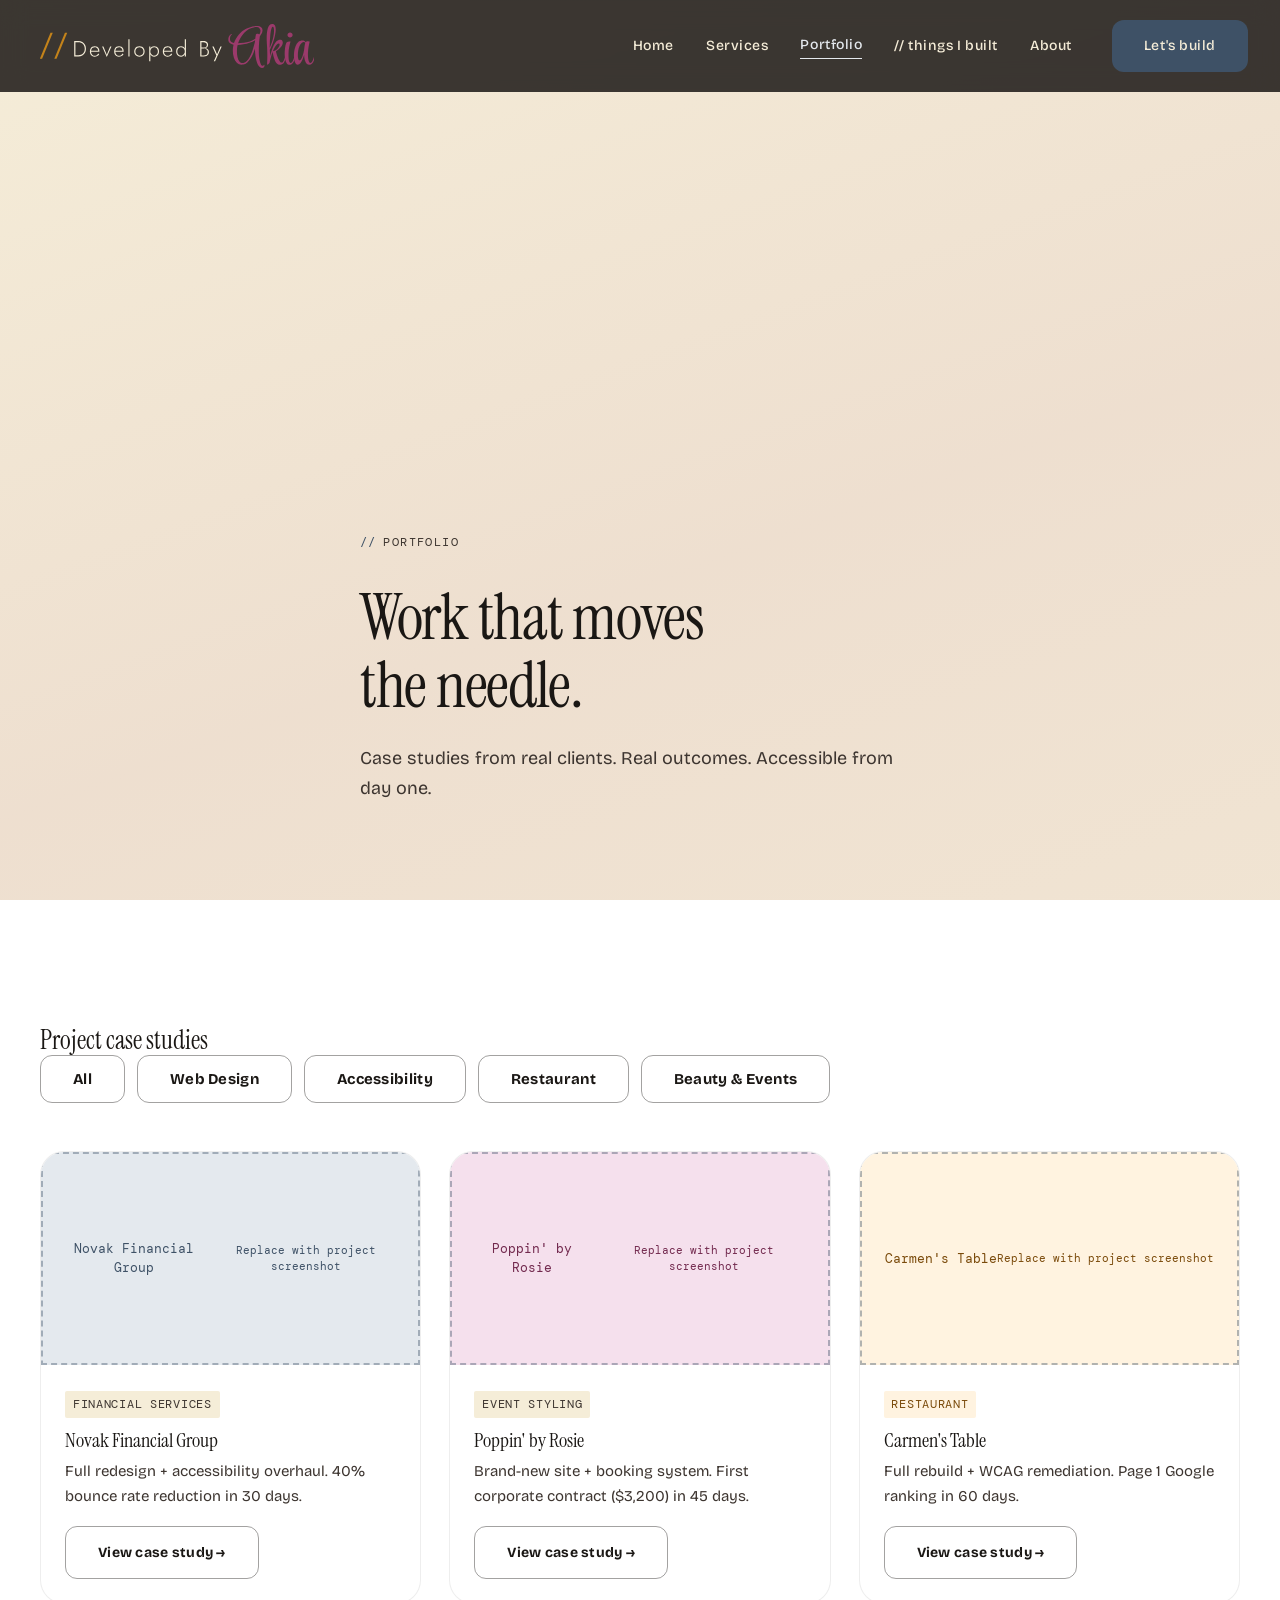
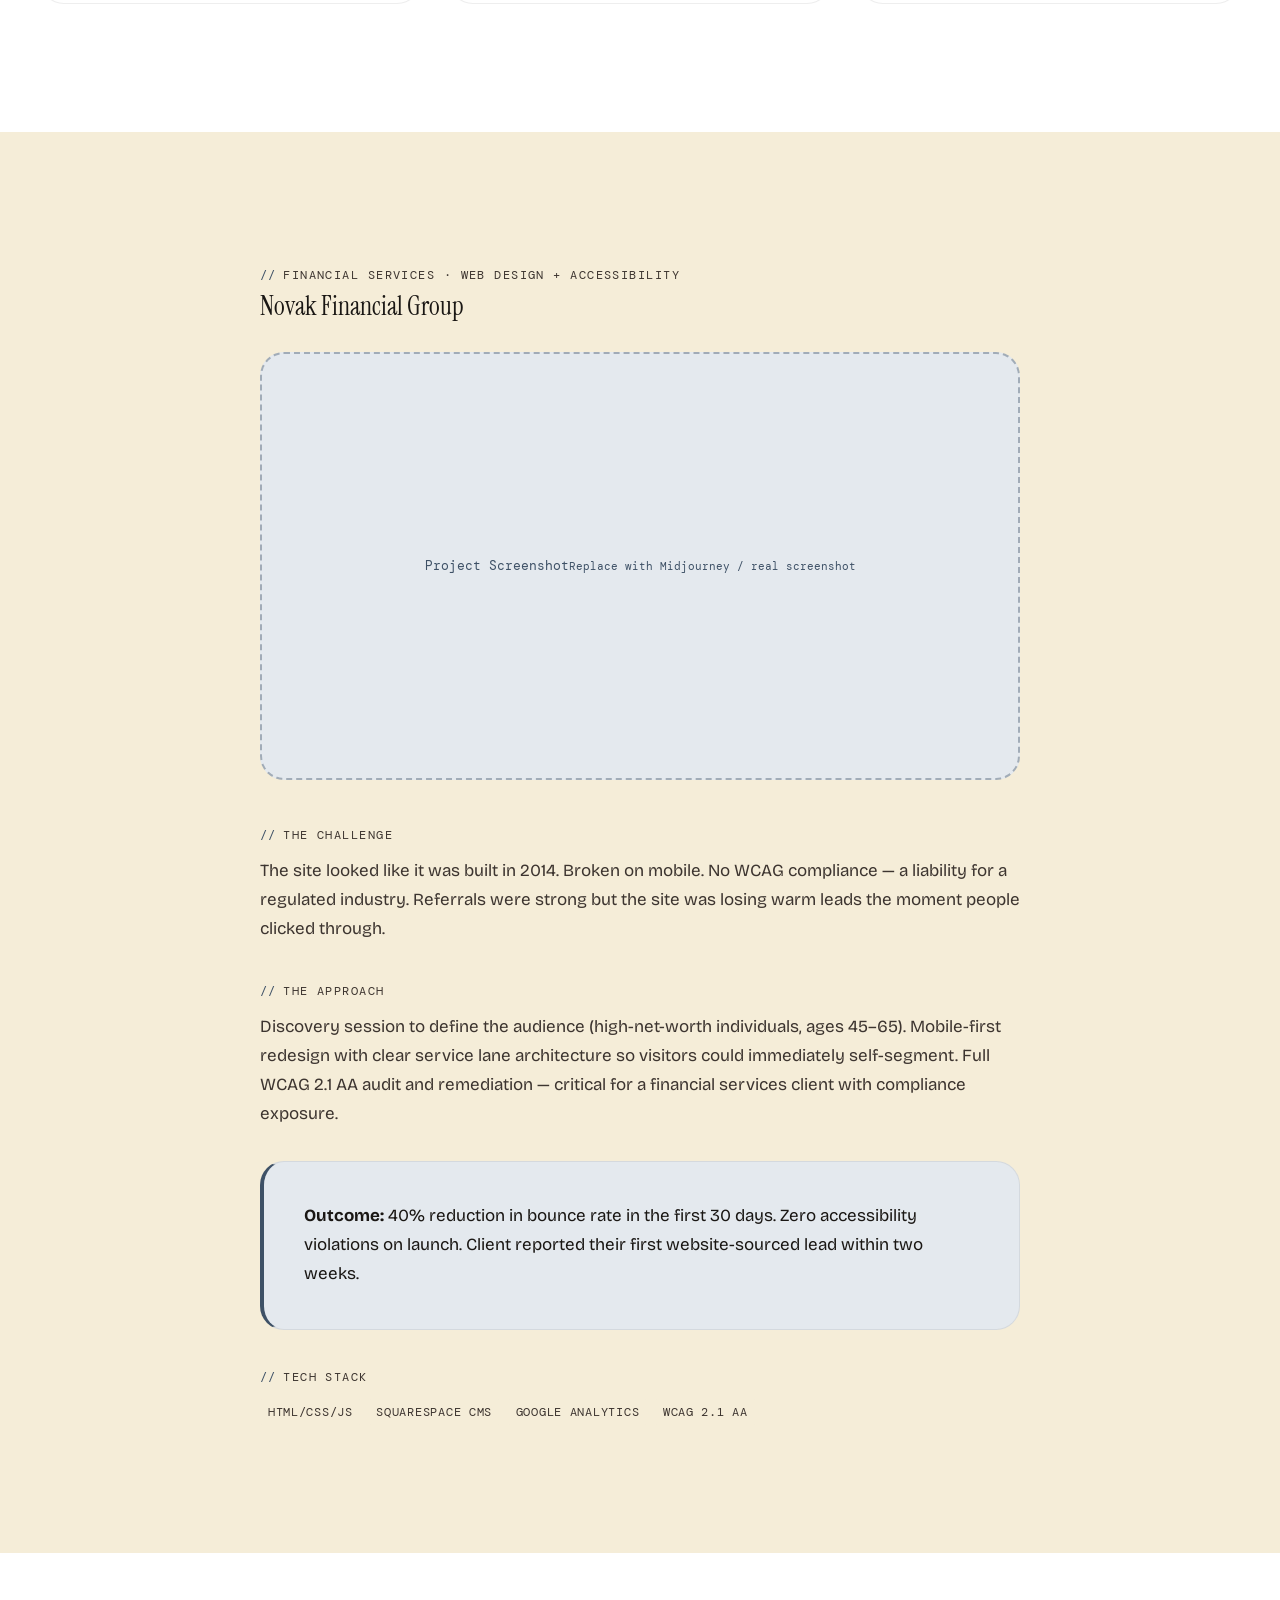
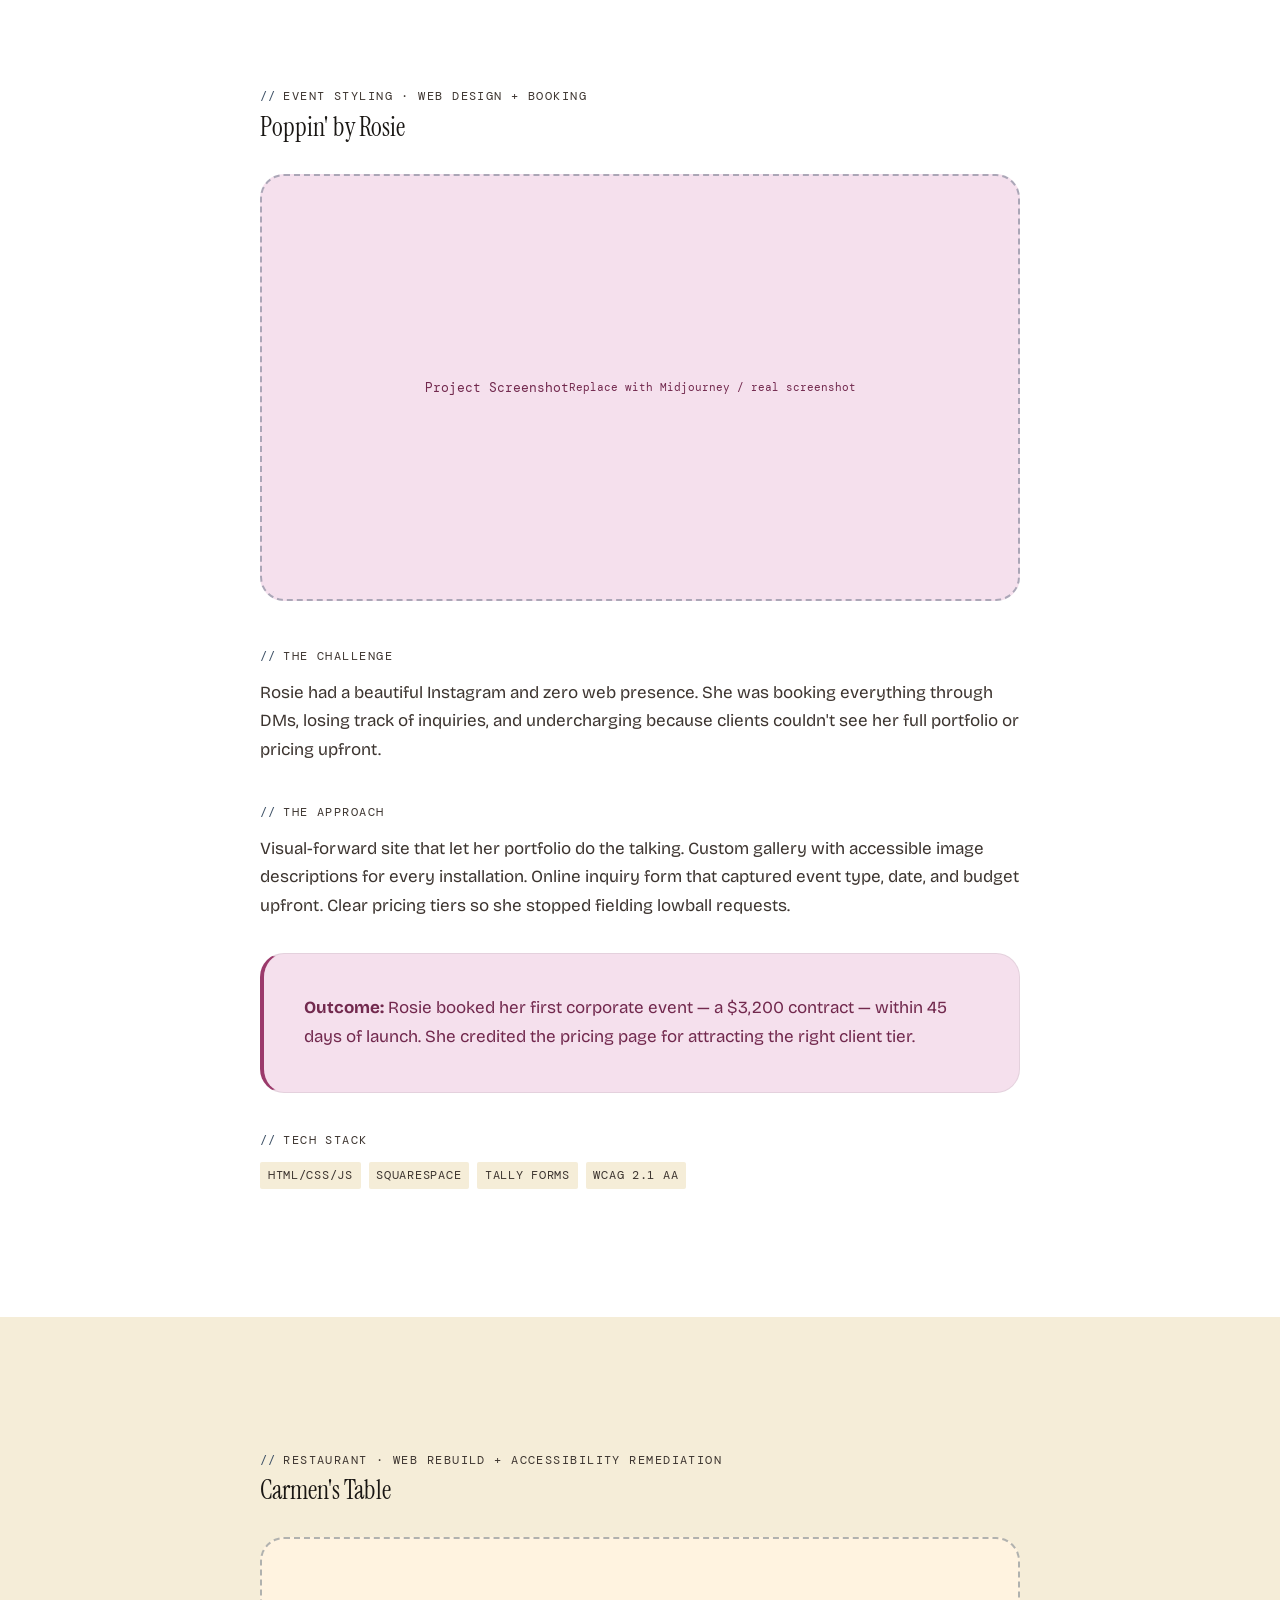
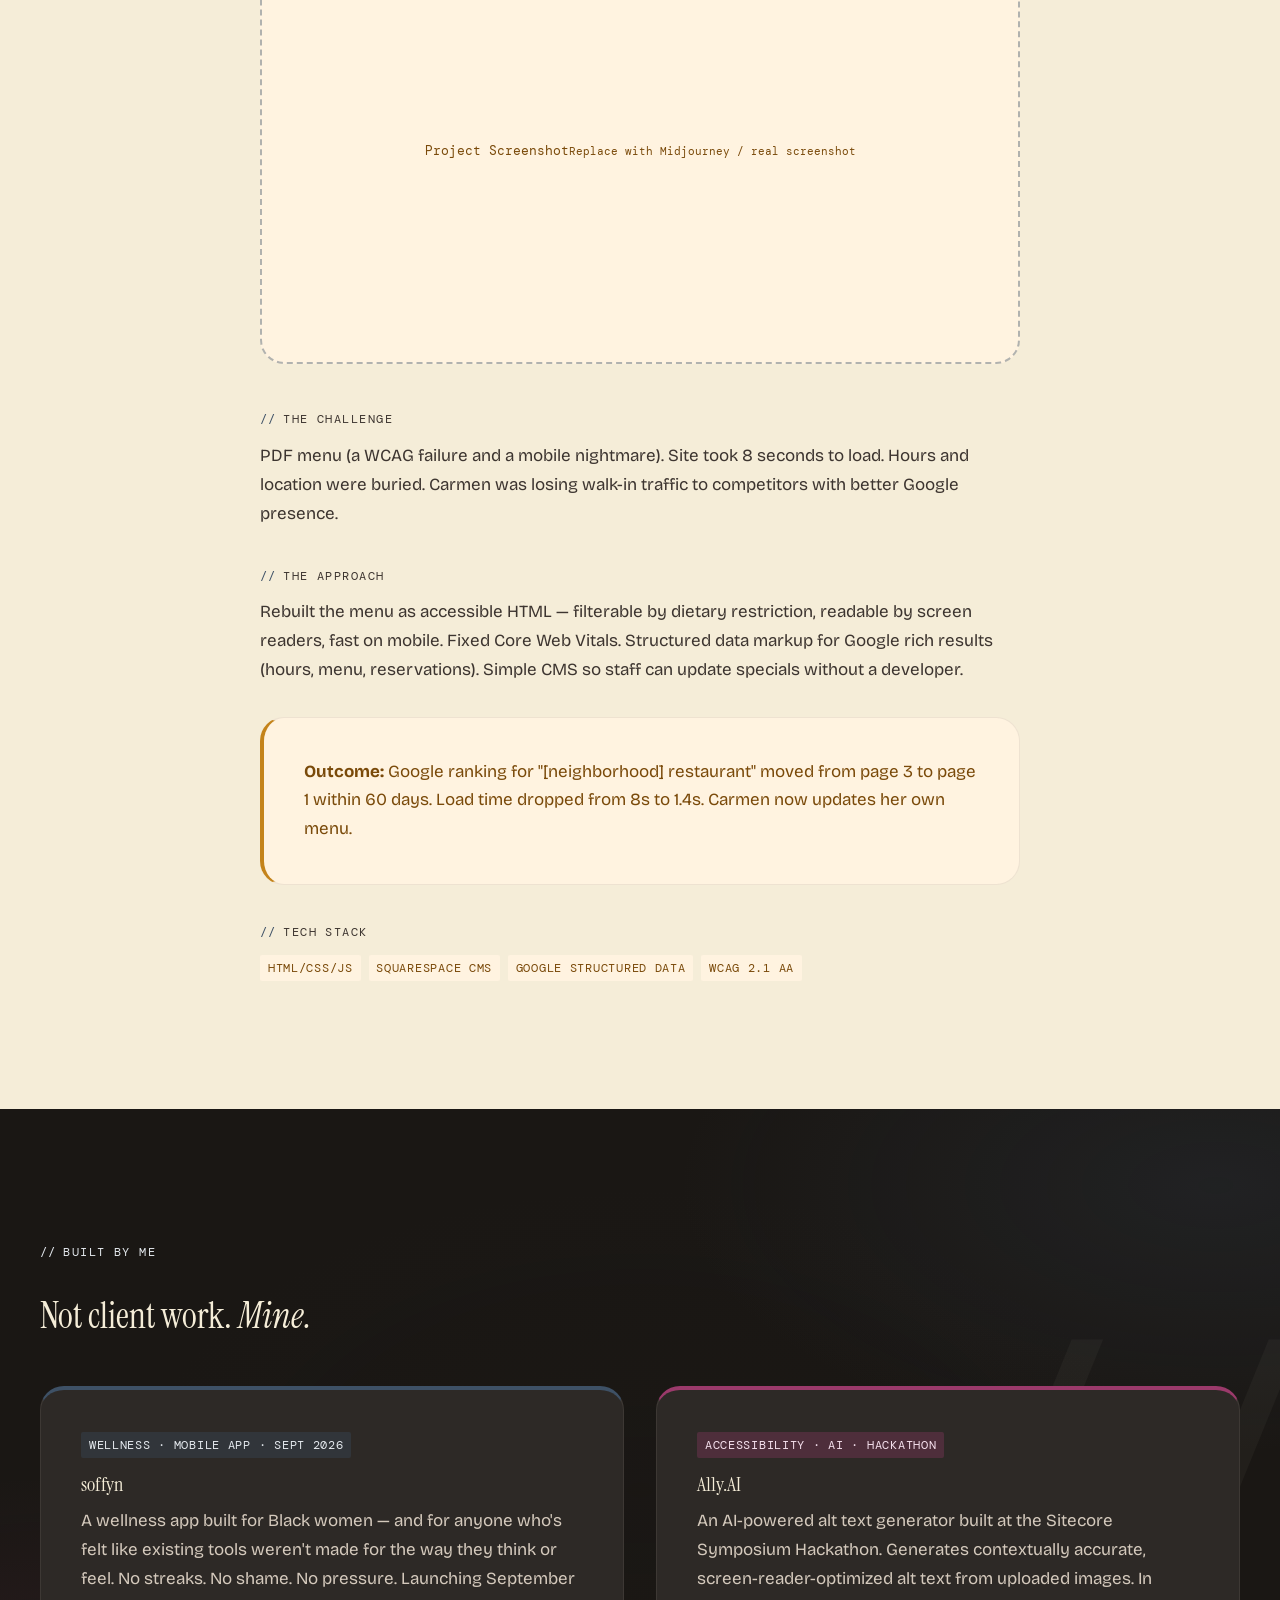
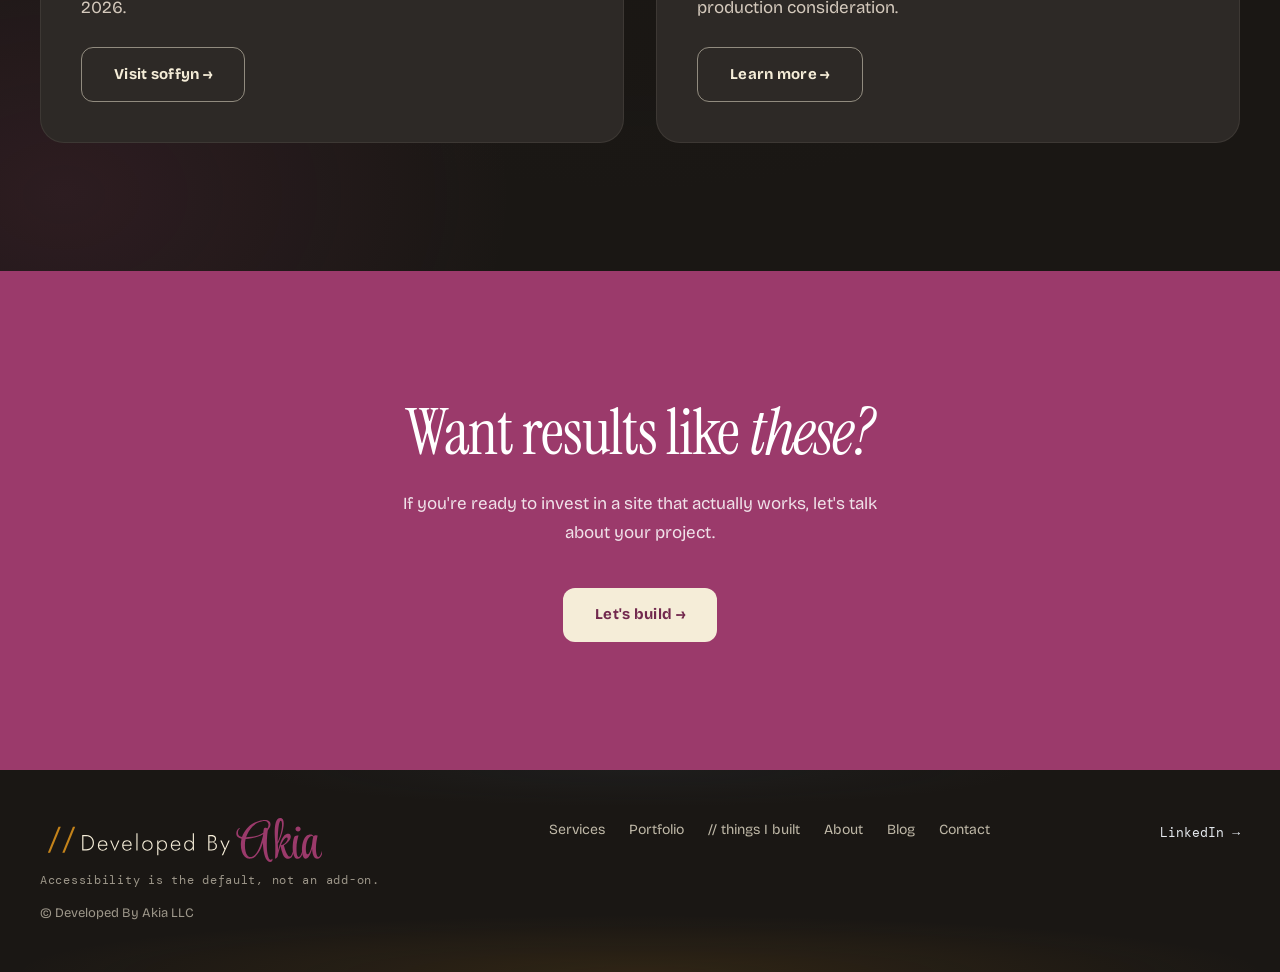
<file: portfolio.html>
<!DOCTYPE html>
<html lang="en">
<head>
  <meta charset="UTF-8" />
  <meta name="viewport" content="width=device-width, initial-scale=1.0" />
  <title>Portfolio — Developed By Akia</title>
  <meta name="description" content="Web design and accessibility projects for small businesses, restaurants, and wellness brands." />
  <meta property="og:title" content="Portfolio — Developed By Akia" />
  <meta property="og:description" content="Web design and accessibility projects for small businesses, restaurants, and wellness brands." />
  <meta property="og:type" content="website" />
  <meta property="og:url" content="https://developedbyakia.com/portfolio.html" />
  <link rel="canonical" href="https://developedbyakia.com/portfolio.html" />
  <link rel="preconnect" href="https://fonts.googleapis.com">
  <link rel="preconnect" href="https://fonts.gstatic.com" crossorigin>
  <link href="https://fonts.googleapis.com/css2?family=Bricolage+Grotesque:opsz,wght@12..96,400;12..96,500;12..96,700&family=DM+Mono:wght@400&family=Instrument+Serif:ital@0;1&display=swap" rel="stylesheet">
  <link rel="stylesheet" href="/css/reset.css" />
  <link rel="stylesheet" href="/css/tokens.css" />
  <link rel="stylesheet" href="/css/main.css" />
</head>
<body>
  <a href="#main" class="skip-nav">Skip to main content</a>

  <header class="site-header" id="site-header" style="background: rgba(26,23,20,0.85); backdrop-filter: blur(12px);">
    <a href="/" class="logo" aria-label="Developed By Akia — home">
  <svg xmlns="http://www.w3.org/2000/svg" xmlns:xlink="http://www.w3.org/1999/xlink" viewBox="402 375 642 100" height="44" aria-hidden="true" focusable="false" style="display:block;"><defs><g/><clipPath id="clip-logo-h-a"><rect x="0" width="43" y="0" height="91"/></clipPath><clipPath id="clip-logo-h-b"><rect x="0" width="43" y="0" height="91"/></clipPath></defs><g fill="#f5edd8" fill-opacity="1"><g transform="translate(493.718206, 448.883641)"><g><path d="M 4.203125 -35 L 4.203125 0 L 6.953125 0 L 6.953125 -35 Z M 13.703125 0 C 17.097656 0 20.085938 -0.734375 22.671875 -2.203125 C 25.253906 -3.671875 27.269531 -5.710938 28.71875 -8.328125 C 30.175781 -10.941406 30.90625 -14 30.90625 -17.5 C 30.90625 -21 30.175781 -24.054688 28.71875 -26.671875 C 27.269531 -29.285156 25.253906 -31.328125 22.671875 -32.796875 C 20.085938 -34.265625 17.097656 -35 13.703125 -35 L 5.703125 -35 L 5.703125 -32.25 L 13.703125 -32.25 C 15.867188 -32.25 17.84375 -31.898438 19.625 -31.203125 C 21.40625 -30.503906 22.925781 -29.507812 24.1875 -28.21875 C 25.457031 -26.9375 26.4375 -25.382812 27.125 -23.5625 C 27.8125 -21.75 28.15625 -19.726562 28.15625 -17.5 C 28.15625 -15.269531 27.8125 -13.242188 27.125 -11.421875 C 26.4375 -9.609375 25.457031 -8.054688 24.1875 -6.765625 C 22.925781 -5.484375 21.40625 -4.492188 19.625 -3.796875 C 17.84375 -3.097656 15.867188 -2.75 13.703125 -2.75 L 5.703125 -2.75 L 5.703125 0 Z M 13.703125 0 "/></g></g></g><g fill="#f5edd8" fill-opacity="1"><g transform="translate(531.613035, 448.883641)"><g><path d="M 12.59375 0.5 C 14.894531 0.5 16.90625 0.0234375 18.625 -0.921875 C 20.34375 -1.867188 21.851562 -3.34375 23.15625 -5.34375 L 21.046875 -6.703125 C 20.015625 -5.066406 18.835938 -3.863281 17.515625 -3.09375 C 16.203125 -2.332031 14.664062 -1.953125 12.90625 -1.953125 C 11.238281 -1.953125 9.78125 -2.347656 8.53125 -3.140625 C 7.28125 -3.941406 6.3125 -5.078125 5.625 -6.546875 C 4.9375 -8.015625 4.59375 -9.734375 4.59375 -11.703125 C 4.59375 -13.628906 4.941406 -15.300781 5.640625 -16.71875 C 6.347656 -18.132812 7.328125 -19.234375 8.578125 -20.015625 C 9.828125 -20.804688 11.300781 -21.203125 13 -21.203125 C 14.46875 -21.203125 15.785156 -20.847656 16.953125 -20.140625 C 18.117188 -19.441406 19.039062 -18.476562 19.71875 -17.25 C 20.40625 -16.019531 20.75 -14.617188 20.75 -13.046875 C 20.75 -12.785156 20.707031 -12.507812 20.625 -12.21875 C 20.539062 -11.9375 20.46875 -11.710938 20.40625 -11.546875 L 21.5 -13.09375 L 3.59375 -13.09375 L 3.59375 -10.84375 L 23.453125 -10.84375 C 23.484375 -11.007812 23.503906 -11.207031 23.515625 -11.4375 C 23.535156 -11.675781 23.546875 -11.894531 23.546875 -12.09375 C 23.546875 -14.332031 23.101562 -16.304688 22.21875 -18.015625 C 21.34375 -19.734375 20.113281 -21.078125 18.53125 -22.046875 C 16.945312 -23.015625 15.101562 -23.5 13 -23.5 C 10.832031 -23.5 8.914062 -22.988281 7.25 -21.96875 C 5.582031 -20.957031 4.28125 -19.550781 3.34375 -17.75 C 2.414062 -15.945312 1.953125 -13.878906 1.953125 -11.546875 C 1.953125 -9.210938 2.410156 -7.132812 3.328125 -5.3125 C 4.242188 -3.5 5.5 -2.078125 7.09375 -1.046875 C 8.695312 -0.015625 10.53125 0.5 12.59375 0.5 Z M 12.59375 0.5 "/></g></g></g><g fill="#f5edd8" fill-opacity="1"><g transform="translate(561.159113, 448.883641)"><g><path d="M 0.203125 -23 L 10.796875 1.34375 L 21.40625 -23 L 18.453125 -23 L 10.796875 -4.25 L 3.15625 -23 Z M 0.203125 -23 "/></g></g></g><g fill="#f5edd8" fill-opacity="1"><g transform="translate(586.805801, 448.883641)"><g><path d="M 12.59375 0.5 C 14.894531 0.5 16.90625 0.0234375 18.625 -0.921875 C 20.34375 -1.867188 21.851562 -3.34375 23.15625 -5.34375 L 21.046875 -6.703125 C 20.015625 -5.066406 18.835938 -3.863281 17.515625 -3.09375 C 16.203125 -2.332031 14.664062 -1.953125 12.90625 -1.953125 C 11.238281 -1.953125 9.78125 -2.347656 8.53125 -3.140625 C 7.28125 -3.941406 6.3125 -5.078125 5.625 -6.546875 C 4.9375 -8.015625 4.59375 -9.734375 4.59375 -11.703125 C 4.59375 -13.628906 4.941406 -15.300781 5.640625 -16.71875 C 6.347656 -18.132812 7.328125 -19.234375 8.578125 -20.015625 C 9.828125 -20.804688 11.300781 -21.203125 13 -21.203125 C 14.46875 -21.203125 15.785156 -20.847656 16.953125 -20.140625 C 18.117188 -19.441406 19.039062 -18.476562 19.71875 -17.25 C 20.40625 -16.019531 20.75 -14.617188 20.75 -13.046875 C 20.75 -12.785156 20.707031 -12.507812 20.625 -12.21875 C 20.539062 -11.9375 20.46875 -11.710938 20.40625 -11.546875 L 21.5 -13.09375 L 3.59375 -13.09375 L 3.59375 -10.84375 L 23.453125 -10.84375 C 23.484375 -11.007812 23.503906 -11.207031 23.515625 -11.4375 C 23.535156 -11.675781 23.546875 -11.894531 23.546875 -12.09375 C 23.546875 -14.332031 23.101562 -16.304688 22.21875 -18.015625 C 21.34375 -19.734375 20.113281 -21.078125 18.53125 -22.046875 C 16.945312 -23.015625 15.101562 -23.5 13 -23.5 C 10.832031 -23.5 8.914062 -22.988281 7.25 -21.96875 C 5.582031 -20.957031 4.28125 -19.550781 3.34375 -17.75 C 2.414062 -15.945312 1.953125 -13.878906 1.953125 -11.546875 C 1.953125 -9.210938 2.410156 -7.132812 3.328125 -5.3125 C 4.242188 -3.5 5.5 -2.078125 7.09375 -1.046875 C 8.695312 -0.015625 10.53125 0.5 12.59375 0.5 Z M 12.59375 0.5 "/></g></g></g><g fill="#f5edd8" fill-opacity="1"><g transform="translate(617.1018, 448.883641)"><g><path d="M 3.953125 -39 L 3.953125 0 L 6.546875 0 L 6.546875 -39 Z M 3.953125 -39 "/></g></g></g><g fill="#f5edd8" fill-opacity="1"><g transform="translate(632.400124, 448.883641)"><g><path d="M 1.953125 -11.5 C 1.953125 -9.195312 2.46875 -7.132812 3.5 -5.3125 C 4.53125 -3.5 5.9375 -2.078125 7.71875 -1.046875 C 9.507812 -0.015625 11.519531 0.5 13.75 0.5 C 15.976562 0.5 17.984375 -0.015625 19.765625 -1.046875 C 21.554688 -2.078125 22.96875 -3.5 24 -5.3125 C 25.03125 -7.132812 25.546875 -9.195312 25.546875 -11.5 C 25.546875 -13.832031 25.03125 -15.898438 24 -17.703125 C 22.96875 -19.503906 21.554688 -20.921875 19.765625 -21.953125 C 17.984375 -22.984375 15.976562 -23.5 13.75 -23.5 C 11.519531 -23.5 9.507812 -22.984375 7.71875 -21.953125 C 5.9375 -20.921875 4.53125 -19.503906 3.5 -17.703125 C 2.46875 -15.898438 1.953125 -13.832031 1.953125 -11.5 Z M 4.59375 -11.5 C 4.59375 -13.363281 4.992188 -15.007812 5.796875 -16.4375 C 6.597656 -17.875 7.691406 -19 9.078125 -19.8125 C 10.460938 -20.632812 12.019531 -21.046875 13.75 -21.046875 C 15.476562 -21.046875 17.035156 -20.632812 18.421875 -19.8125 C 19.804688 -19 20.898438 -17.867188 21.703125 -16.421875 C 22.503906 -14.972656 22.90625 -13.332031 22.90625 -11.5 C 22.90625 -9.632812 22.503906 -7.984375 21.703125 -6.546875 C 20.898438 -5.117188 19.804688 -3.992188 18.421875 -3.171875 C 17.035156 -2.359375 15.476562 -1.953125 13.75 -1.953125 C 12.019531 -1.953125 10.460938 -2.359375 9.078125 -3.171875 C 7.691406 -3.992188 6.597656 -5.117188 5.796875 -6.546875 C 4.992188 -7.984375 4.59375 -9.632812 4.59375 -11.5 Z M 4.59375 -11.5 "/></g></g></g><g fill="#f5edd8" fill-opacity="1"><g transform="translate(664.695817, 448.883641)"><g><path d="M 6.296875 11 L 6.296875 -23 L 3.703125 -23 L 3.703125 11 Z M 25.953125 -11.5 C 25.953125 -14 25.457031 -16.140625 24.46875 -17.921875 C 23.488281 -19.703125 22.15625 -21.078125 20.46875 -22.046875 C 18.789062 -23.015625 16.914062 -23.5 14.84375 -23.5 C 12.914062 -23.5 11.21875 -22.972656 9.75 -21.921875 C 8.28125 -20.867188 7.132812 -19.441406 6.3125 -17.640625 C 5.5 -15.847656 5.09375 -13.800781 5.09375 -11.5 C 5.09375 -9.226562 5.5 -7.1875 6.3125 -5.375 C 7.132812 -3.5625 8.28125 -2.128906 9.75 -1.078125 C 11.21875 -0.0234375 12.914062 0.5 14.84375 0.5 C 16.914062 0.5 18.789062 0.015625 20.46875 -0.953125 C 22.15625 -1.921875 23.488281 -3.300781 24.46875 -5.09375 C 25.457031 -6.894531 25.953125 -9.03125 25.953125 -11.5 Z M 23.34375 -11.5 C 23.34375 -9.5 22.941406 -7.78125 22.140625 -6.34375 C 21.347656 -4.914062 20.285156 -3.828125 18.953125 -3.078125 C 17.617188 -2.328125 16.132812 -1.953125 14.5 -1.953125 C 13.101562 -1.953125 11.769531 -2.367188 10.5 -3.203125 C 9.226562 -4.035156 8.207031 -5.164062 7.4375 -6.59375 C 6.675781 -8.03125 6.296875 -9.664062 6.296875 -11.5 C 6.296875 -13.332031 6.675781 -14.960938 7.4375 -16.390625 C 8.207031 -17.828125 9.226562 -18.960938 10.5 -19.796875 C 11.769531 -20.628906 13.101562 -21.046875 14.5 -21.046875 C 16.132812 -21.046875 17.617188 -20.671875 18.953125 -19.921875 C 20.285156 -19.171875 21.347656 -18.078125 22.140625 -16.640625 C 22.941406 -15.210938 23.34375 -13.5 23.34375 -11.5 Z M 23.34375 -11.5 "/></g></g></g><g fill="#f5edd8" fill-opacity="1"><g transform="translate(697.391436, 448.883641)"><g><path d="M 12.59375 0.5 C 14.894531 0.5 16.90625 0.0234375 18.625 -0.921875 C 20.34375 -1.867188 21.851562 -3.34375 23.15625 -5.34375 L 21.046875 -6.703125 C 20.015625 -5.066406 18.835938 -3.863281 17.515625 -3.09375 C 16.203125 -2.332031 14.664062 -1.953125 12.90625 -1.953125 C 11.238281 -1.953125 9.78125 -2.347656 8.53125 -3.140625 C 7.28125 -3.941406 6.3125 -5.078125 5.625 -6.546875 C 4.9375 -8.015625 4.59375 -9.734375 4.59375 -11.703125 C 4.59375 -13.628906 4.941406 -15.300781 5.640625 -16.71875 C 6.347656 -18.132812 7.328125 -19.234375 8.578125 -20.015625 C 9.828125 -20.804688 11.300781 -21.203125 13 -21.203125 C 14.46875 -21.203125 15.785156 -20.847656 16.953125 -20.140625 C 18.117188 -19.441406 19.039062 -18.476562 19.71875 -17.25 C 20.40625 -16.019531 20.75 -14.617188 20.75 -13.046875 C 20.75 -12.785156 20.707031 -12.507812 20.625 -12.21875 C 20.539062 -11.9375 20.46875 -11.710938 20.40625 -11.546875 L 21.5 -13.09375 L 3.59375 -13.09375 L 3.59375 -10.84375 L 23.453125 -10.84375 C 23.484375 -11.007812 23.503906 -11.207031 23.515625 -11.4375 C 23.535156 -11.675781 23.546875 -11.894531 23.546875 -12.09375 C 23.546875 -14.332031 23.101562 -16.304688 22.21875 -18.015625 C 21.34375 -19.734375 20.113281 -21.078125 18.53125 -22.046875 C 16.945312 -23.015625 15.101562 -23.5 13 -23.5 C 10.832031 -23.5 8.914062 -22.988281 7.25 -21.96875 C 5.582031 -20.957031 4.28125 -19.550781 3.34375 -17.75 C 2.414062 -15.945312 1.953125 -13.878906 1.953125 -11.546875 C 1.953125 -9.210938 2.410156 -7.132812 3.328125 -5.3125 C 4.242188 -3.5 5.5 -2.078125 7.09375 -1.046875 C 8.695312 -0.015625 10.53125 0.5 12.59375 0.5 Z M 12.59375 0.5 "/></g></g></g><g fill="#f5edd8" fill-opacity="1"><g transform="translate(727.687446, 448.883641)"><g><path d="M 21.59375 -39 L 21.59375 0 L 24.203125 0 L 24.203125 -39 Z M 1.953125 -11.5 C 1.953125 -9.03125 2.453125 -6.894531 3.453125 -5.09375 C 4.453125 -3.300781 5.789062 -1.921875 7.46875 -0.953125 C 9.15625 0.015625 11.015625 0.5 13.046875 0.5 C 15.046875 0.5 16.757812 -0.0234375 18.1875 -1.078125 C 19.625 -2.128906 20.75 -3.5625 21.5625 -5.375 C 22.382812 -7.1875 22.796875 -9.226562 22.796875 -11.5 C 22.796875 -13.800781 22.382812 -15.847656 21.5625 -17.640625 C 20.75 -19.441406 19.625 -20.867188 18.1875 -21.921875 C 16.757812 -22.972656 15.046875 -23.5 13.046875 -23.5 C 11.015625 -23.5 9.15625 -23.015625 7.46875 -22.046875 C 5.789062 -21.078125 4.453125 -19.703125 3.453125 -17.921875 C 2.453125 -16.140625 1.953125 -14 1.953125 -11.5 Z M 4.59375 -11.5 C 4.59375 -13.5 4.984375 -15.210938 5.765625 -16.640625 C 6.554688 -18.078125 7.625 -19.171875 8.96875 -19.921875 C 10.320312 -20.671875 11.800781 -21.046875 13.40625 -21.046875 C 14.832031 -21.046875 16.171875 -20.628906 17.421875 -19.796875 C 18.671875 -18.960938 19.675781 -17.828125 20.4375 -16.390625 C 21.207031 -14.960938 21.59375 -13.332031 21.59375 -11.5 C 21.59375 -9.664062 21.207031 -8.03125 20.4375 -6.59375 C 19.675781 -5.164062 18.671875 -4.035156 17.421875 -3.203125 C 16.171875 -2.367188 14.832031 -1.953125 13.40625 -1.953125 C 11.800781 -1.953125 10.320312 -2.328125 8.96875 -3.078125 C 7.625 -3.828125 6.554688 -4.914062 5.765625 -6.34375 C 4.984375 -7.78125 4.59375 -9.5 4.59375 -11.5 Z M 4.59375 -11.5 "/></g></g></g><g fill="#f5edd8" fill-opacity="1"><g transform="translate(760.383076, 448.883641)"><g/></g></g><g fill="#f5edd8" fill-opacity="1"><g transform="translate(780.180689, 448.883641)"><g><path d="M 6.34375 -18.796875 L 12 -18.796875 C 13.96875 -18.796875 15.703125 -19.085938 17.203125 -19.671875 C 18.703125 -20.253906 19.875 -21.117188 20.71875 -22.265625 C 21.570312 -23.421875 22 -24.847656 22 -26.546875 C 22 -28.410156 21.582031 -29.96875 20.75 -31.21875 C 19.914062 -32.46875 18.738281 -33.410156 17.21875 -34.046875 C 15.707031 -34.679688 13.898438 -35 11.796875 -35 L 4.203125 -35 L 4.203125 0 L 12.296875 0 C 14.566406 0 16.578125 -0.363281 18.328125 -1.09375 C 20.078125 -1.832031 21.453125 -2.953125 22.453125 -4.453125 C 23.453125 -5.953125 23.953125 -7.851562 23.953125 -10.15625 C 23.953125 -11.75 23.625 -13.132812 22.96875 -14.3125 C 22.320312 -15.5 21.457031 -16.476562 20.375 -17.25 C 19.289062 -18.019531 18.066406 -18.59375 16.703125 -18.96875 C 15.335938 -19.351562 13.9375 -19.546875 12.5 -19.546875 L 6.34375 -19.546875 L 6.34375 -17.953125 L 12.296875 -17.953125 C 13.492188 -17.953125 14.617188 -17.785156 15.671875 -17.453125 C 16.722656 -17.117188 17.664062 -16.625 18.5 -15.96875 C 19.332031 -15.320312 19.984375 -14.523438 20.453125 -13.578125 C 20.921875 -12.628906 21.15625 -11.535156 21.15625 -10.296875 C 21.15625 -8.566406 20.785156 -7.125 20.046875 -5.96875 C 19.316406 -4.820312 18.285156 -3.945312 16.953125 -3.34375 C 15.617188 -2.75 14.066406 -2.453125 12.296875 -2.453125 L 6.953125 -2.453125 L 6.953125 -32.546875 L 11.796875 -32.546875 C 14.066406 -32.546875 15.875 -32.003906 17.21875 -30.921875 C 18.570312 -29.835938 19.25 -28.332031 19.25 -26.40625 C 19.25 -25.03125 18.914062 -23.898438 18.25 -23.015625 C 17.582031 -22.140625 16.679688 -21.484375 15.546875 -21.046875 C 14.410156 -20.617188 13.160156 -20.40625 11.796875 -20.40625 L 6.34375 -20.40625 Z M 6.34375 -18.796875 "/></g></g></g><g fill="#f5edd8" fill-opacity="1"><g transform="translate(811.626533, 448.883641)"><g><path d="M 21.5 -23 L 18.59375 -23 L 10.453125 -3.5 L 11.65625 -3.40625 L 3.296875 -23 L 0.203125 -23 L 9.5 -2.34375 L 3.59375 11 L 6.5 11 Z M 21.5 -23 "/></g></g></g><g fill="#9b3a6b" fill-opacity="1"><g transform="translate(850.336839, 467.009969)"><g><path d="M 80.09375 1.6875 L 80.09375 2.546875 C 80.09375 6.171875 78.359375 7.984375 74.890625 7.984375 L 74.15625 7.984375 C 71.65625 7.742188 69.476562 6.515625 67.625 4.296875 C 65.769531 2.078125 64.21875 -0.863281 62.96875 -4.53125 C 61.71875 -8.207031 60.734375 -12.265625 60.015625 -16.703125 C 59.523438 -19.765625 59.140625 -22.925781 58.859375 -26.1875 C 58.578125 -29.457031 58.394531 -32.742188 58.3125 -36.046875 C 57.1875 -32.015625 55.753906 -27.984375 54.015625 -23.953125 C 52.285156 -19.921875 50.289062 -16.191406 48.03125 -12.765625 C 45.769531 -9.335938 43.285156 -6.472656 40.578125 -4.171875 C 37.878906 -1.867188 34.957031 -0.4375 31.8125 0.125 C 30.601562 0.363281 29.394531 0.484375 28.1875 0.484375 C 23.832031 0.484375 20.160156 -0.984375 17.171875 -3.921875 C 14.191406 -6.867188 11.9375 -10.78125 10.40625 -15.65625 C 8.875 -20.539062 8.109375 -25.847656 8.109375 -31.578125 C 8.109375 -32.140625 8.128906 -32.703125 8.171875 -33.265625 C 8.210938 -33.835938 8.234375 -34.40625 8.234375 -34.96875 C 8.472656 -38.507812 8.953125 -41.894531 9.671875 -45.125 C 6.203125 -45.769531 3.359375 -47.0625 1.140625 -49 C -1.066406 -50.9375 -2.171875 -53.757812 -2.171875 -57.46875 C -2.171875 -59.726562 -1.609375 -61.925781 -0.484375 -64.0625 C 0.640625 -66.195312 2.332031 -67.867188 4.59375 -69.078125 C 4.757812 -69.160156 4.921875 -69.203125 5.078125 -69.203125 C 5.566406 -69.203125 5.8125 -68.960938 5.8125 -68.484375 C 5.8125 -67.992188 5.609375 -67.628906 5.203125 -67.390625 C 3.910156 -66.503906 2.984375 -65.171875 2.421875 -63.390625 C 1.859375 -61.617188 1.578125 -59.847656 1.578125 -58.078125 C 1.578125 -55.410156 2.398438 -53.3125 4.046875 -51.78125 C 5.703125 -50.25 7.941406 -49.203125 10.765625 -48.640625 C 13.109375 -55.816406 16.675781 -62.144531 21.46875 -67.625 C 26.269531 -73.113281 31.851562 -77.550781 38.21875 -80.9375 C 44.59375 -84.320312 51.171875 -86.378906 57.953125 -87.109375 C 58.753906 -87.191406 59.519531 -87.25 60.25 -87.28125 C 60.976562 -87.320312 61.664062 -87.34375 62.3125 -87.34375 C 67.0625 -87.34375 70.460938 -86.4375 72.515625 -84.625 C 74.578125 -82.8125 75.609375 -80.570312 75.609375 -77.90625 C 75.609375 -75.164062 74.722656 -72.222656 72.953125 -69.078125 C 72.390625 -68.191406 71.804688 -67.304688 71.203125 -66.421875 C 70.597656 -65.535156 69.972656 -64.6875 69.328125 -63.875 C 68.921875 -60.726562 68.453125 -56.269531 67.921875 -50.5 C 67.398438 -44.738281 67.140625 -38.59375 67.140625 -32.0625 C 67.140625 -29.476562 67.179688 -26.894531 67.265625 -24.3125 C 67.347656 -21.738281 67.550781 -19.160156 67.875 -16.578125 C 68.195312 -13.910156 68.679688 -11.066406 69.328125 -8.046875 C 69.972656 -5.023438 70.816406 -2.421875 71.859375 -0.234375 C 72.910156 1.941406 74.160156 3.066406 75.609375 3.140625 L 75.859375 3.140625 C 76.503906 3.222656 77.085938 3.039062 77.609375 2.59375 C 78.128906 2.15625 78.429688 1.691406 78.515625 1.203125 C 78.597656 0.640625 78.84375 0.359375 79.25 0.359375 C 79.8125 0.359375 80.09375 0.800781 80.09375 1.6875 Z M 58.671875 -53.359375 L 58.796875 -55.171875 C 54.921875 -52.828125 50.6875 -50.890625 46.09375 -49.359375 C 41.5 -47.828125 36.898438 -46.675781 32.296875 -45.90625 C 27.703125 -45.144531 23.304688 -44.679688 19.109375 -44.515625 C 18.390625 -41.773438 17.90625 -38.992188 17.65625 -36.171875 C 17.582031 -35.046875 17.523438 -33.9375 17.484375 -32.84375 C 17.441406 -31.757812 17.421875 -30.648438 17.421875 -29.515625 C 17.421875 -24.753906 17.882812 -20.359375 18.8125 -16.328125 C 19.738281 -12.296875 21.171875 -9.085938 23.109375 -6.703125 C 25.046875 -4.328125 27.460938 -3.140625 30.359375 -3.140625 C 30.679688 -3.140625 31.003906 -3.160156 31.328125 -3.203125 C 31.648438 -3.242188 31.972656 -3.304688 32.296875 -3.390625 C 34.960938 -3.867188 37.484375 -5.335938 39.859375 -7.796875 C 42.242188 -10.265625 44.441406 -13.375 46.453125 -17.125 C 48.472656 -20.875 50.289062 -24.90625 51.90625 -29.21875 C 53.519531 -33.53125 54.847656 -37.828125 55.890625 -42.109375 C 56.378906 -44.117188 56.882812 -46.070312 57.40625 -47.96875 C 57.925781 -49.863281 58.347656 -51.660156 58.671875 -53.359375 Z M 59.15625 -58.4375 C 59.320312 -60.445312 59.546875 -62.316406 59.828125 -64.046875 C 60.109375 -65.785156 60.410156 -67.34375 60.734375 -68.71875 C 60.816406 -68.957031 61.195312 -69.175781 61.875 -69.375 C 62.5625 -69.582031 63.351562 -69.6875 64.25 -69.6875 C 64.96875 -69.6875 65.707031 -69.601562 66.46875 -69.4375 C 67.238281 -69.28125 67.945312 -68.960938 68.59375 -68.484375 L 69.078125 -69.4375 C 70.367188 -72.019531 71.015625 -74.398438 71.015625 -76.578125 C 71.015625 -79.003906 70.1875 -81.019531 68.53125 -82.625 C 66.882812 -84.238281 64.242188 -85.046875 60.609375 -85.046875 C 60.128906 -85.046875 59.625 -85.023438 59.09375 -84.984375 C 58.570312 -84.953125 58.03125 -84.894531 57.46875 -84.8125 C 52.945312 -84.25 48.726562 -82.835938 44.8125 -80.578125 C 40.90625 -78.316406 37.335938 -75.472656 34.109375 -72.046875 C 30.890625 -68.617188 28.085938 -64.847656 25.703125 -60.734375 C 23.328125 -56.617188 21.453125 -52.382812 20.078125 -48.03125 C 24.191406 -48.1875 28.566406 -48.585938 33.203125 -49.234375 C 37.847656 -49.878906 42.425781 -50.945312 46.9375 -52.4375 C 51.457031 -53.9375 55.53125 -55.9375 59.15625 -58.4375 Z M 59.15625 -58.4375 "/></g></g></g><g fill="#9b3a6b" fill-opacity="1"><g transform="translate(933.686979, 467.009969)"><g><path d="M 8.828125 -33.640625 C 8.992188 -31.453125 9.113281 -29.085938 9.1875 -26.546875 C 9.269531 -24.015625 9.351562 -21.457031 9.4375 -18.875 C 10.320312 -22.5 11.429688 -26.445312 12.765625 -30.71875 C 14.097656 -35 15.691406 -39.09375 17.546875 -43 C 19.398438 -46.914062 21.535156 -50.125 23.953125 -52.625 C 26.367188 -55.125 29.070312 -56.375 32.0625 -56.375 C 34.644531 -56.375 36.335938 -55.609375 37.140625 -54.078125 C 37.953125 -52.546875 38.359375 -50.929688 38.359375 -49.234375 C 38.359375 -47.054688 37.507812 -44.695312 35.8125 -42.15625 C 34.113281 -39.625 32.070312 -37.285156 29.6875 -35.140625 C 27.3125 -33.003906 25 -31.375 22.75 -30.25 C 22.90625 -29.113281 23.265625 -27.5 23.828125 -25.40625 C 24.398438 -23.3125 25.085938 -21.050781 25.890625 -18.625 C 26.691406 -16.207031 27.632812 -13.910156 28.71875 -11.734375 C 29.8125 -9.554688 30.941406 -7.78125 32.109375 -6.40625 C 33.285156 -5.039062 34.519531 -4.359375 35.8125 -4.359375 C 36.9375 -4.359375 37.863281 -4.859375 38.59375 -5.859375 C 39.320312 -6.867188 39.882812 -7.78125 40.28125 -8.59375 C 41.332031 -10.851562 42.382812 -13.71875 43.4375 -17.1875 C 43.757812 -17.90625 44.082031 -18.265625 44.40625 -18.265625 C 44.800781 -18.265625 45 -17.78125 45 -16.8125 L 45 -16.328125 C 44.925781 -14.640625 44.546875 -12.722656 43.859375 -10.578125 C 43.171875 -8.441406 42.265625 -6.488281 41.140625 -4.71875 C 40.171875 -3.1875 39 -1.9375 37.625 -0.96875 C 36.25 0 34.71875 0.523438 33.03125 0.609375 L 32.296875 0.609375 C 29.078125 0.609375 26.578125 -0.316406 24.796875 -2.171875 C 23.023438 -4.023438 21.535156 -6.40625 20.328125 -9.3125 C 19.441406 -11.414062 18.632812 -13.71875 17.90625 -16.21875 C 17.175781 -18.71875 16.585938 -21.054688 16.140625 -23.234375 C 15.703125 -25.410156 15.40625 -27.101562 15.25 -28.3125 C 15.25 -28.46875 15.265625 -28.566406 15.296875 -28.609375 C 15.335938 -28.648438 15.359375 -28.710938 15.359375 -28.796875 L 15.25 -28.796875 C 13.71875 -24.597656 12.40625 -20.503906 11.3125 -16.515625 C 10.21875 -12.523438 9.472656 -9.476562 9.078125 -7.375 C 9.078125 -7.21875 8.992188 -7.054688 8.828125 -6.890625 C 8.585938 -4.878906 8.144531 -3.429688 7.5 -2.546875 C 6.125 -0.523438 4.390625 0.484375 2.296875 0.484375 C 2.460938 -0.160156 2.582031 -1.328125 2.65625 -3.015625 C 2.738281 -4.710938 2.820312 -6.734375 2.90625 -9.078125 C 2.988281 -10.691406 3.046875 -12.320312 3.078125 -13.96875 C 3.117188 -15.625 3.140625 -17.300781 3.140625 -19 L 3.140625 -20.328125 C 3.140625 -25.085938 3.054688 -29.644531 2.890625 -34 C 2.734375 -38.351562 2.492188 -42.546875 2.171875 -46.578125 C 2.097656 -47.953125 2 -49.828125 1.875 -52.203125 C 1.75 -54.585938 1.6875 -57.191406 1.6875 -60.015625 C 1.6875 -63.472656 1.847656 -67.078125 2.171875 -70.828125 C 2.492188 -74.585938 3.097656 -78.054688 3.984375 -81.234375 C 4.878906 -84.421875 6.171875 -87.003906 7.859375 -88.984375 C 9.554688 -90.960938 11.734375 -91.953125 14.390625 -91.953125 C 17.378906 -91.953125 19.4375 -90.757812 20.5625 -88.375 C 21.695312 -86 22.265625 -83.117188 22.265625 -79.734375 C 22.265625 -76.265625 21.878906 -72.59375 21.109375 -68.71875 C 20.347656 -64.84375 19.503906 -61.3125 18.578125 -58.125 C 17.648438 -54.945312 16.941406 -52.671875 16.453125 -51.296875 C 15.398438 -48.316406 14.207031 -45.289062 12.875 -42.21875 C 11.550781 -39.15625 10.203125 -36.296875 8.828125 -33.640625 Z M 18.390625 -76.09375 L 18.390625 -77.4375 C 18.304688 -79.769531 18.039062 -81.703125 17.59375 -83.234375 C 17.15625 -84.765625 16.453125 -85.53125 15.484375 -85.53125 C 14.515625 -85.53125 13.644531 -84.5625 12.875 -82.625 C 12.113281 -80.695312 11.453125 -78.035156 10.890625 -74.640625 C 10.398438 -71.660156 10.015625 -68.4375 9.734375 -64.96875 C 9.453125 -61.5 9.226562 -58.109375 9.0625 -54.796875 C 8.90625 -51.492188 8.785156 -48.570312 8.703125 -46.03125 C 8.628906 -43.488281 8.59375 -41.695312 8.59375 -40.65625 C 8.59375 -40.332031 8.59375 -39.945312 8.59375 -39.5 C 8.59375 -39.0625 8.628906 -38.597656 8.703125 -38.109375 C 10.484375 -42.140625 12.097656 -46.375 13.546875 -50.8125 C 15.003906 -55.25 16.175781 -59.644531 17.0625 -64 C 17.945312 -68.351562 18.390625 -72.382812 18.390625 -76.09375 Z M 15.734375 -30 C 18.796875 -30.488281 21.472656 -31.679688 23.765625 -33.578125 C 26.066406 -35.472656 27.882812 -37.546875 29.21875 -39.796875 C 30.550781 -42.054688 31.21875 -43.953125 31.21875 -45.484375 C 31.21875 -47.015625 30.53125 -47.78125 29.15625 -47.78125 C 27.707031 -47.78125 26.273438 -47.070312 24.859375 -45.65625 C 23.453125 -44.25 22.140625 -42.535156 20.921875 -40.515625 C 19.710938 -38.503906 18.664062 -36.53125 17.78125 -34.59375 C 16.894531 -32.664062 16.210938 -31.132812 15.734375 -30 Z M 15.734375 -30 "/></g></g></g><g fill="#9b3a6b" fill-opacity="1"><g transform="translate(974.091841, 467.009969)"><g><path d="M 25.53125 -16.8125 L 25.53125 -16.328125 C 25.363281 -14.234375 24.796875 -11.851562 23.828125 -9.1875 C 22.859375 -6.53125 21.507812 -4.234375 19.78125 -2.296875 C 18.050781 -0.359375 15.972656 0.609375 13.546875 0.609375 C 10.640625 0.609375 8.359375 -0.617188 6.703125 -3.078125 C 5.054688 -5.546875 3.890625 -8.691406 3.203125 -12.515625 C 2.515625 -16.347656 2.171875 -20.363281 2.171875 -24.5625 C 2.171875 -28.03125 2.351562 -31.394531 2.71875 -34.65625 C 3.082031 -37.925781 3.523438 -40.789062 4.046875 -43.25 C 4.578125 -45.707031 5.082031 -47.460938 5.5625 -48.515625 C 6.050781 -49.484375 6.835938 -50.390625 7.921875 -51.234375 C 9.015625 -52.078125 10.488281 -52.5 12.34375 -52.5 C 13.382812 -52.5 14.429688 -52.378906 15.484375 -52.140625 C 14.679688 -49.316406 13.710938 -45.40625 12.578125 -40.40625 C 11.453125 -35.40625 10.890625 -29.878906 10.890625 -23.828125 C 10.890625 -21.734375 10.925781 -19.492188 11 -17.109375 C 11.082031 -14.734375 11.285156 -12.515625 11.609375 -10.453125 C 11.929688 -8.398438 12.4375 -6.726562 13.125 -5.4375 C 13.8125 -4.15625 14.71875 -3.515625 15.84375 -3.515625 L 15.96875 -3.515625 C 16.613281 -3.515625 17.316406 -3.832031 18.078125 -4.46875 C 18.847656 -5.113281 19.675781 -6.328125 20.5625 -8.109375 C 21.769531 -10.441406 22.898438 -13.46875 23.953125 -17.1875 C 24.117188 -17.90625 24.441406 -18.265625 24.921875 -18.265625 C 25.328125 -18.265625 25.53125 -17.78125 25.53125 -16.8125 Z M 20.203125 -67.03125 C 20.203125 -65.414062 19.632812 -64.039062 18.5 -62.90625 C 17.375 -61.78125 16.003906 -61.21875 14.390625 -61.21875 C 12.859375 -61.21875 11.507812 -61.78125 10.34375 -62.90625 C 9.175781 -64.039062 8.59375 -65.414062 8.59375 -67.03125 C 8.59375 -68.632812 9.175781 -70 10.34375 -71.125 C 11.507812 -72.257812 12.859375 -72.828125 14.390625 -72.828125 C 16.003906 -72.828125 17.375 -72.257812 18.5 -71.125 C 19.632812 -70 20.203125 -68.632812 20.203125 -67.03125 Z M 20.203125 -67.03125 "/></g></g></g><g fill="#9b3a6b" fill-opacity="1"><g transform="translate(995.020108, 467.009969)"><g><path d="M 49.359375 -16.8125 L 49.359375 -16.328125 C 49.203125 -14.234375 48.640625 -11.851562 47.671875 -9.1875 C 46.703125 -6.53125 45.347656 -4.234375 43.609375 -2.296875 C 41.878906 -0.359375 39.804688 0.609375 37.390625 0.609375 C 34.890625 0.609375 32.867188 -0.175781 31.328125 -1.75 C 29.796875 -3.320312 28.609375 -5.335938 27.765625 -7.796875 C 26.921875 -10.265625 26.335938 -12.765625 26.015625 -15.296875 C 25.691406 -17.835938 25.53125 -20.078125 25.53125 -22.015625 C 24.5625 -18.390625 23.328125 -14.863281 21.828125 -11.4375 C 20.335938 -8.007812 18.707031 -5.1875 16.9375 -2.96875 C 15.164062 -0.75 13.226562 0.398438 11.125 0.484375 L 11.015625 0.484375 C 9.078125 0.484375 7.460938 -0.421875 6.171875 -2.234375 C 4.878906 -4.046875 3.929688 -6.441406 3.328125 -9.421875 C 2.722656 -12.410156 2.378906 -15.640625 2.296875 -19.109375 L 2.296875 -20.328125 C 2.296875 -23.554688 2.578125 -27.125 3.140625 -31.03125 C 3.710938 -34.945312 4.722656 -38.675781 6.171875 -42.21875 C 7.617188 -45.769531 9.613281 -48.691406 12.15625 -50.984375 C 14.695312 -53.285156 17.941406 -54.4375 21.890625 -54.4375 C 23.429688 -54.4375 24.828125 -54.09375 26.078125 -53.40625 C 27.328125 -52.726562 28.234375 -51.742188 28.796875 -50.453125 C 29.359375 -51.097656 30.125 -51.617188 31.09375 -52.015625 C 32.0625 -52.421875 33.226562 -52.625 34.59375 -52.625 C 35.082031 -52.625 35.628906 -52.582031 36.234375 -52.5 C 36.835938 -52.425781 37.460938 -52.304688 38.109375 -52.140625 C 37.628906 -50.285156 37.066406 -47.742188 36.421875 -44.515625 C 35.773438 -41.296875 35.226562 -37.769531 34.78125 -33.9375 C 34.34375 -30.101562 34.125 -26.375 34.125 -22.75 L 34.125 -22.265625 C 34.125 -20.734375 34.203125 -18.914062 34.359375 -16.8125 C 34.515625 -14.71875 34.796875 -12.640625 35.203125 -10.578125 C 35.609375 -8.523438 36.171875 -6.832031 36.890625 -5.5 C 37.617188 -4.175781 38.550781 -3.515625 39.6875 -3.515625 L 39.796875 -3.515625 C 40.441406 -3.515625 41.148438 -3.832031 41.921875 -4.46875 C 42.691406 -5.113281 43.519531 -6.328125 44.40625 -8.109375 C 45.613281 -10.441406 46.738281 -13.46875 47.78125 -17.1875 C 47.945312 -17.90625 48.269531 -18.265625 48.75 -18.265625 C 49.15625 -18.265625 49.359375 -17.78125 49.359375 -16.8125 Z M 28.0625 -49.359375 C 27.09375 -50.410156 26.003906 -50.9375 24.796875 -50.9375 C 23.023438 -50.9375 21.210938 -50.046875 19.359375 -48.265625 C 17.503906 -46.492188 16.050781 -44.476562 15 -42.21875 C 13.707031 -39.394531 12.757812 -36.085938 12.15625 -32.296875 C 11.550781 -28.503906 11.25 -24.878906 11.25 -21.421875 C 11.25 -20.523438 11.269531 -19.632812 11.3125 -18.75 C 11.351562 -17.863281 11.414062 -17.019531 11.5 -16.21875 C 11.65625 -13.789062 12.113281 -12.050781 12.875 -11 C 13.644531 -9.957031 14.4375 -9.4375 15.25 -9.4375 C 16.539062 -9.4375 17.726562 -10.363281 18.8125 -12.21875 C 19.90625 -14.070312 20.894531 -16.328125 21.78125 -18.984375 C 22.664062 -21.648438 23.429688 -24.234375 24.078125 -26.734375 C 25.046875 -30.441406 25.691406 -34.210938 26.015625 -38.046875 C 26.335938 -41.878906 27.019531 -45.648438 28.0625 -49.359375 Z M 28.0625 -49.359375 "/></g></g></g><g transform="matrix(1, 0, 0, 1, 446, 379)"><g clip-path="url(#clip-logo-h-a)"><g fill="#c4831a" fill-opacity="1"><g transform="translate(0.396538, 68.72644)"><g><path d="M 6.28125 6.28125 L 30.453125 -53.078125 L 35.625 -53.078125 L 11.390625 6.28125 Z M 6.28125 6.28125 "/></g></g></g></g></g><g transform="matrix(1, 0, 0, 1, 413, 379)"><g clip-path="url(#clip-logo-h-b)"><g fill="#c4831a" fill-opacity="1"><g transform="translate(0.576189, 68.72644)"><g><path d="M 6.28125 6.28125 L 30.453125 -53.078125 L 35.625 -53.078125 L 11.390625 6.28125 Z M 6.28125 6.28125 "/></g></g></g></g></g></svg>
</a>
    <nav class="site-nav" aria-label="Main navigation">
      <a href="/">Home</a>
      <a href="/services.html">Services</a>
      <a href="/portfolio.html" aria-current="page">Portfolio</a>
      <a href="/built.html">// things I built</a>
      <a href="/about.html">About</a>
      <a href="/contact.html" class="btn btn-primary nav-cta">Let's build</a>
    </nav>
    <button class="hamburger" aria-label="Open menu" aria-expanded="false" aria-controls="mobile-nav">
      <span></span><span></span><span></span>
    </button>
  </header>

  <div class="mobile-nav-overlay" id="mobile-nav" role="dialog" aria-label="Mobile navigation" aria-modal="true">
    <button class="mobile-nav-close" aria-label="Close menu">✕</button>
    <a href="/">Home</a>
    <a href="/services.html">Services</a>
    <a href="/portfolio.html" aria-current="page">Portfolio</a>
    <a href="/built.html">// things I built</a>
    <a href="/about.html">About</a>
    <a href="/contact.html">Let's build</a>
  </div>

  <main id="main">

    <!-- Page Hero -->
    <section class="section section--parchment hero-section" style="background: linear-gradient(160deg, #F5EDD8 0%, rgba(155,58,107,0.08) 60%, rgba(155,58,107,0.05) 100%);" aria-labelledby="portfolio-title">
      <div class="section-inner">
        <p class="section-label"><span class="slash">//</span> Portfolio</p>
        <h1 class="display-lg" id="portfolio-title" style="color:var(--color-dark)">Work that moves<br />the needle.</h1>
        <p style="color:var(--color-text-muted-light);font-size:1.125rem;margin-top:1.5rem;max-width:560px">Case studies from real clients. Real outcomes. Accessible from day one.</p>
      </div>
    </section>

    <!-- Filter + Grid -->
    <section class="section section--white" aria-labelledby="projects-heading">
      <div class="section-inner">
        <h2 class="visually-hidden" id="projects-heading">Project case studies</h2>

        <!-- Filter -->
        <div class="portfolio-filter" role="group" aria-label="Filter projects by category" style="display:flex;gap:0.75rem;flex-wrap:wrap;margin-bottom:var(--space-xl,3rem)">
          <button class="btn btn-ghost-dark filter-btn is-active" data-filter="all" aria-pressed="true">All</button>
          <button class="btn btn-ghost-dark filter-btn" data-filter="web-design" aria-pressed="false">Web Design</button>
          <button class="btn btn-ghost-dark filter-btn" data-filter="accessibility" aria-pressed="false">Accessibility</button>
          <button class="btn btn-ghost-dark filter-btn" data-filter="restaurant" aria-pressed="false">Restaurant</button>
          <button class="btn btn-ghost-dark filter-btn" data-filter="beauty" aria-pressed="false">Beauty &amp; Events</button>
        </div>

        <!-- Project Cards -->
        <div class="grid-3" style="margin-top:0">

          <article class="card" data-category="web-design" id="novak-card" style="padding:0;overflow:hidden">
            <div class="img-placeholder" role="img" aria-label="Novak Financial Group website — professional redesign with clear service architecture and accessible navigation" style="border-radius:var(--radius-md) var(--radius-md) 0 0;aspect-ratio:16/9">
              <span>Novak Financial Group</span><br><small>Replace with project screenshot</small>
            </div>
            <div style="padding:1.5rem">
              <span class="tag" style="margin-bottom:0.75rem;display:inline-block">Financial Services</span>
              <h2 style="font-size:1.25rem;margin-bottom:0.5rem">Novak Financial Group</h2>
              <p style="color:var(--color-text-muted-light);margin-bottom:1rem;font-size:0.9375rem">Full redesign + accessibility overhaul. 40% bounce rate reduction in 30 days.</p>
              <a href="#novak" class="btn btn-ghost-dark" style="font-size:0.875rem">View case study →</a>
            </div>
          </article>

          <article class="card" data-category="beauty" id="rosie-card" style="padding:0;overflow:hidden">
            <div class="img-placeholder" role="img" aria-label="Poppin' by Rosie — vibrant event styling portfolio with accessible gallery and booking integration" style="border-radius:var(--radius-md) var(--radius-md) 0 0;aspect-ratio:16/9;background:var(--color-berry-light)">
              <span style="color:var(--color-berry-dark)">Poppin' by Rosie</span><br><small style="color:var(--color-berry-dark)">Replace with project screenshot</small>
            </div>
            <div style="padding:1.5rem">
              <span class="tag tag--berry" style="margin-bottom:0.75rem;display:inline-block">Event Styling</span>
              <h2 style="font-size:1.25rem;margin-bottom:0.5rem">Poppin' by Rosie</h2>
              <p style="color:var(--color-text-muted-light);margin-bottom:1rem;font-size:0.9375rem">Brand-new site + booking system. First corporate contract ($3,200) in 45 days.</p>
              <a href="#rosie" class="btn btn-ghost-dark" style="font-size:0.875rem">View case study →</a>
            </div>
          </article>

          <article class="card" data-category="restaurant accessibility" id="carmens-card" style="padding:0;overflow:hidden">
            <div class="img-placeholder" role="img" aria-label="Carmen's Table restaurant website — accessible HTML menu with dietary filters and fast load time" style="border-radius:var(--radius-md) var(--radius-md) 0 0;aspect-ratio:16/9;background:#FFF3E0">
              <span style="color:#7A4A0A">Carmen's Table</span><br><small style="color:#7A4A0A">Replace with project screenshot</small>
            </div>
            <div style="padding:1.5rem">
              <span class="tag" style="margin-bottom:0.75rem;display:inline-block;background:#FFF3E0;color:#7A4A0A">Restaurant</span>
              <h2 style="font-size:1.25rem;margin-bottom:0.5rem">Carmen's Table</h2>
              <p style="color:var(--color-text-muted-light);margin-bottom:1rem;font-size:0.9375rem">Full rebuild + WCAG remediation. Page 1 Google ranking in 60 days.</p>
              <a href="#carmens" class="btn btn-ghost-dark" style="font-size:0.875rem">View case study →</a>
            </div>
          </article>

        </div>
      </div>
    </section>

    <!-- Case Study: Novak -->
    <section class="section section--parchment" id="novak" aria-labelledby="novak-title">
      <div class="section-inner" style="max-width:760px">
        <p class="section-label" style="margin-bottom:0.5rem"><span class="slash">//</span> Financial Services · Web Design + Accessibility</p>
        <h2 class="display-sm" id="novak-title" style="margin-bottom:2rem">Novak Financial Group</h2>

        <div class="img-placeholder" role="img" aria-label="Novak Financial Group full-page screenshot showing clean professional redesign" style="aspect-ratio:16/9;margin-bottom:2.5rem">
          <span>Project Screenshot</span><br><small>Replace with Midjourney / real screenshot</small>
        </div>

        <p class="section-label" style="margin-bottom:0.75rem"><span class="slash">//</span> The challenge</p>
        <p style="color:var(--color-text-muted-light);margin-bottom:2rem">The site looked like it was built in 2014. Broken on mobile. No WCAG compliance — a liability for a regulated industry. Referrals were strong but the site was losing warm leads the moment people clicked through.</p>

        <p class="section-label" style="margin-bottom:0.75rem"><span class="slash">//</span> The approach</p>
        <p style="color:var(--color-text-muted-light);margin-bottom:2rem">Discovery session to define the audience (high-net-worth individuals, ages 45–65). Mobile-first redesign with clear service lane architecture so visitors could immediately self-segment. Full WCAG 2.1 AA audit and remediation — critical for a financial services client with compliance exposure.</p>

        <div class="card" style="border-left:4px solid var(--color-primary);background:var(--color-primary-light);margin-bottom:2rem">
          <p><strong>Outcome:</strong> 40% reduction in bounce rate in the first 30 days. Zero accessibility violations on launch. Client reported their first website-sourced lead within two weeks.</p>
        </div>

        <p class="section-label" style="margin-bottom:0.75rem"><span class="slash">//</span> Tech stack</p>
        <div style="display:flex;gap:0.5rem;flex-wrap:wrap">
          <span class="tag">HTML/CSS/JS</span>
          <span class="tag">Squarespace CMS</span>
          <span class="tag">Google Analytics</span>
          <span class="tag">WCAG 2.1 AA</span>
        </div>
      </div>
    </section>

    <!-- Case Study: Rosie -->
    <section class="section section--white" id="rosie" aria-labelledby="rosie-title">
      <div class="section-inner" style="max-width:760px">
        <p class="section-label" style="margin-bottom:0.5rem"><span class="slash">//</span> Event Styling · Web Design + Booking</p>
        <h2 class="display-sm" id="rosie-title" style="margin-bottom:2rem">Poppin' by Rosie</h2>

        <div class="img-placeholder" role="img" aria-label="Poppin' by Rosie portfolio page showing gallery grid of balloon installations with accessible image descriptions" style="aspect-ratio:16/9;margin-bottom:2.5rem;background:var(--color-berry-light)">
          <span style="color:var(--color-berry-dark)">Project Screenshot</span><br><small style="color:var(--color-berry-dark)">Replace with Midjourney / real screenshot</small>
        </div>

        <p class="section-label" style="margin-bottom:0.75rem"><span class="slash">//</span> The challenge</p>
        <p style="color:var(--color-text-muted-light);margin-bottom:2rem">Rosie had a beautiful Instagram and zero web presence. She was booking everything through DMs, losing track of inquiries, and undercharging because clients couldn't see her full portfolio or pricing upfront.</p>

        <p class="section-label" style="margin-bottom:0.75rem"><span class="slash">//</span> The approach</p>
        <p style="color:var(--color-text-muted-light);margin-bottom:2rem">Visual-forward site that let her portfolio do the talking. Custom gallery with accessible image descriptions for every installation. Online inquiry form that captured event type, date, and budget upfront. Clear pricing tiers so she stopped fielding lowball requests.</p>

        <div class="card" style="border-left:4px solid var(--color-berry);background:var(--color-berry-light);margin-bottom:2rem">
          <p style="color:var(--color-berry-dark)"><strong>Outcome:</strong> Rosie booked her first corporate event — a $3,200 contract — within 45 days of launch. She credited the pricing page for attracting the right client tier.</p>
        </div>

        <p class="section-label" style="margin-bottom:0.75rem"><span class="slash">//</span> Tech stack</p>
        <div style="display:flex;gap:0.5rem;flex-wrap:wrap">
          <span class="tag tag--berry">HTML/CSS/JS</span>
          <span class="tag tag--berry">Squarespace</span>
          <span class="tag tag--berry">Tally Forms</span>
          <span class="tag tag--berry">WCAG 2.1 AA</span>
        </div>
      </div>
    </section>

    <!-- Case Study: Carmen's Table -->
    <section class="section section--parchment" id="carmens" aria-labelledby="carmens-title">
      <div class="section-inner" style="max-width:760px">
        <p class="section-label" style="margin-bottom:0.5rem"><span class="slash">//</span> Restaurant · Web Rebuild + Accessibility Remediation</p>
        <h2 class="display-sm" id="carmens-title" style="margin-bottom:2rem">Carmen's Table</h2>

        <div class="img-placeholder" role="img" aria-label="Carmen's Table website showing accessible HTML menu with dietary filter tags and fast mobile layout" style="aspect-ratio:16/9;margin-bottom:2.5rem;background:#FFF3E0">
          <span style="color:#7A4A0A">Project Screenshot</span><br><small style="color:#7A4A0A">Replace with Midjourney / real screenshot</small>
        </div>

        <p class="section-label" style="margin-bottom:0.75rem"><span class="slash">//</span> The challenge</p>
        <p style="color:var(--color-text-muted-light);margin-bottom:2rem">PDF menu (a WCAG failure and a mobile nightmare). Site took 8 seconds to load. Hours and location were buried. Carmen was losing walk-in traffic to competitors with better Google presence.</p>

        <p class="section-label" style="margin-bottom:0.75rem"><span class="slash">//</span> The approach</p>
        <p style="color:var(--color-text-muted-light);margin-bottom:2rem">Rebuilt the menu as accessible HTML — filterable by dietary restriction, readable by screen readers, fast on mobile. Fixed Core Web Vitals. Structured data markup for Google rich results (hours, menu, reservations). Simple CMS so staff can update specials without a developer.</p>

        <div class="card" style="border-left:4px solid var(--color-amber);background:#FFF3E0;margin-bottom:2rem">
          <p style="color:#7A4A0A"><strong>Outcome:</strong> Google ranking for "[neighborhood] restaurant" moved from page 3 to page 1 within 60 days. Load time dropped from 8s to 1.4s. Carmen now updates her own menu.</p>
        </div>

        <p class="section-label" style="margin-bottom:0.75rem"><span class="slash">//</span> Tech stack</p>
        <div style="display:flex;gap:0.5rem;flex-wrap:wrap">
          <span class="tag" style="background:#FFF3E0;color:#7A4A0A">HTML/CSS/JS</span>
          <span class="tag" style="background:#FFF3E0;color:#7A4A0A">Squarespace CMS</span>
          <span class="tag" style="background:#FFF3E0;color:#7A4A0A">Google Structured Data</span>
          <span class="tag" style="background:#FFF3E0;color:#7A4A0A">WCAG 2.1 AA</span>
        </div>
      </div>
    </section>

<!-- Things I Built -->
<section class="section section--dark" aria-labelledby="built-heading">
  <div class="section-inner">
    <p class="section-label" style="color:var(--color-primary-light)"><span class="slash">//</span> Built by me</p>
    <h2 class="display-md" id="built-heading" style="color:var(--color-parchment);margin-bottom:3rem">Not client work. <em>Mine.</em></h2>
    <div class="grid-2">
      <article class="card card--dark card--steel">
        <span class="tag" style="display:inline-block;margin-bottom:1rem;background:rgba(62,81,102,0.3);color:var(--color-primary-light)">Wellness · Mobile App · Sept 2026</span>
        <h3 style="font-size:1.25rem;margin-bottom:0.75rem;color:var(--color-parchment)">soffyn</h3>
        <p style="color:var(--color-text-muted-dark);margin-bottom:1.5rem">A wellness app built for Black women — and for anyone who's felt like existing tools weren't made for the way they think or feel. No streaks. No shame. No pressure. Launching September 2026.</p>
        <a href="https://soffyn.com" class="btn btn-ghost-light" target="_blank" rel="noopener">Visit soffyn →</a>
      </article>
      <article class="card card--dark card--berry">
        <span class="tag" style="display:inline-block;margin-bottom:1rem;background:rgba(155,58,107,0.3);color:var(--color-berry-light)">Accessibility · AI · Hackathon</span>
        <h3 style="font-size:1.25rem;margin-bottom:0.75rem;color:var(--color-parchment)">A11y.AI</h3>
        <p style="color:var(--color-text-muted-dark);margin-bottom:1.5rem">An AI-powered alt text generator built at the Sitecore Symposium Hackathon. Generates contextually accurate, screen-reader-optimized alt text from uploaded images. In production consideration.</p>
        <a href="/built.html" class="btn btn-ghost-light">Learn more →</a>
      </article>
    </div>
  </div>
</section>

    <!-- CTA -->
    <section class="section section--berry" style="position:relative;overflow:hidden">
      <div class="section-inner" style="text-align: center; position: relative; z-index: 1;">
        <h2 class="display-lg" style="color: #FFFFFF; margin-bottom: 1.5rem;">
          Want results like <em>these?</em>
        </h2>
        <p style="color: rgba(255,255,255,0.85); max-width: 480px; margin: 0 auto 2.5rem; font-size: 1.0625rem; display: block;">
          If you're ready to invest in a site that actually works, let's talk about your project.
        </p>
        <div style="display: block;">
          <a href="/contact.html" class="btn btn-parchment">Let's build →</a>
        </div>
      </div>
    </section>

  </main>

  <footer class="site-footer" role="contentinfo">
    <div class="footer-inner">
      <div class="footer-left">
        <a href="/" class="logo" aria-label="Developed By Akia home">
  <svg xmlns="http://www.w3.org/2000/svg" xmlns:xlink="http://www.w3.org/1999/xlink" viewBox="402 375 642 100" height="44" aria-hidden="true" focusable="false" style="display:block;"><defs><g/><clipPath id="clip-logo-f-a"><rect x="0" width="43" y="0" height="91"/></clipPath><clipPath id="clip-logo-f-b"><rect x="0" width="43" y="0" height="91"/></clipPath></defs><g fill="#f5edd8" fill-opacity="1"><g transform="translate(493.718206, 448.883641)"><g><path d="M 4.203125 -35 L 4.203125 0 L 6.953125 0 L 6.953125 -35 Z M 13.703125 0 C 17.097656 0 20.085938 -0.734375 22.671875 -2.203125 C 25.253906 -3.671875 27.269531 -5.710938 28.71875 -8.328125 C 30.175781 -10.941406 30.90625 -14 30.90625 -17.5 C 30.90625 -21 30.175781 -24.054688 28.71875 -26.671875 C 27.269531 -29.285156 25.253906 -31.328125 22.671875 -32.796875 C 20.085938 -34.265625 17.097656 -35 13.703125 -35 L 5.703125 -35 L 5.703125 -32.25 L 13.703125 -32.25 C 15.867188 -32.25 17.84375 -31.898438 19.625 -31.203125 C 21.40625 -30.503906 22.925781 -29.507812 24.1875 -28.21875 C 25.457031 -26.9375 26.4375 -25.382812 27.125 -23.5625 C 27.8125 -21.75 28.15625 -19.726562 28.15625 -17.5 C 28.15625 -15.269531 27.8125 -13.242188 27.125 -11.421875 C 26.4375 -9.609375 25.457031 -8.054688 24.1875 -6.765625 C 22.925781 -5.484375 21.40625 -4.492188 19.625 -3.796875 C 17.84375 -3.097656 15.867188 -2.75 13.703125 -2.75 L 5.703125 -2.75 L 5.703125 0 Z M 13.703125 0 "/></g></g></g><g fill="#f5edd8" fill-opacity="1"><g transform="translate(531.613035, 448.883641)"><g><path d="M 12.59375 0.5 C 14.894531 0.5 16.90625 0.0234375 18.625 -0.921875 C 20.34375 -1.867188 21.851562 -3.34375 23.15625 -5.34375 L 21.046875 -6.703125 C 20.015625 -5.066406 18.835938 -3.863281 17.515625 -3.09375 C 16.203125 -2.332031 14.664062 -1.953125 12.90625 -1.953125 C 11.238281 -1.953125 9.78125 -2.347656 8.53125 -3.140625 C 7.28125 -3.941406 6.3125 -5.078125 5.625 -6.546875 C 4.9375 -8.015625 4.59375 -9.734375 4.59375 -11.703125 C 4.59375 -13.628906 4.941406 -15.300781 5.640625 -16.71875 C 6.347656 -18.132812 7.328125 -19.234375 8.578125 -20.015625 C 9.828125 -20.804688 11.300781 -21.203125 13 -21.203125 C 14.46875 -21.203125 15.785156 -20.847656 16.953125 -20.140625 C 18.117188 -19.441406 19.039062 -18.476562 19.71875 -17.25 C 20.40625 -16.019531 20.75 -14.617188 20.75 -13.046875 C 20.75 -12.785156 20.707031 -12.507812 20.625 -12.21875 C 20.539062 -11.9375 20.46875 -11.710938 20.40625 -11.546875 L 21.5 -13.09375 L 3.59375 -13.09375 L 3.59375 -10.84375 L 23.453125 -10.84375 C 23.484375 -11.007812 23.503906 -11.207031 23.515625 -11.4375 C 23.535156 -11.675781 23.546875 -11.894531 23.546875 -12.09375 C 23.546875 -14.332031 23.101562 -16.304688 22.21875 -18.015625 C 21.34375 -19.734375 20.113281 -21.078125 18.53125 -22.046875 C 16.945312 -23.015625 15.101562 -23.5 13 -23.5 C 10.832031 -23.5 8.914062 -22.988281 7.25 -21.96875 C 5.582031 -20.957031 4.28125 -19.550781 3.34375 -17.75 C 2.414062 -15.945312 1.953125 -13.878906 1.953125 -11.546875 C 1.953125 -9.210938 2.410156 -7.132812 3.328125 -5.3125 C 4.242188 -3.5 5.5 -2.078125 7.09375 -1.046875 C 8.695312 -0.015625 10.53125 0.5 12.59375 0.5 Z M 12.59375 0.5 "/></g></g></g><g fill="#f5edd8" fill-opacity="1"><g transform="translate(561.159113, 448.883641)"><g><path d="M 0.203125 -23 L 10.796875 1.34375 L 21.40625 -23 L 18.453125 -23 L 10.796875 -4.25 L 3.15625 -23 Z M 0.203125 -23 "/></g></g></g><g fill="#f5edd8" fill-opacity="1"><g transform="translate(586.805801, 448.883641)"><g><path d="M 12.59375 0.5 C 14.894531 0.5 16.90625 0.0234375 18.625 -0.921875 C 20.34375 -1.867188 21.851562 -3.34375 23.15625 -5.34375 L 21.046875 -6.703125 C 20.015625 -5.066406 18.835938 -3.863281 17.515625 -3.09375 C 16.203125 -2.332031 14.664062 -1.953125 12.90625 -1.953125 C 11.238281 -1.953125 9.78125 -2.347656 8.53125 -3.140625 C 7.28125 -3.941406 6.3125 -5.078125 5.625 -6.546875 C 4.9375 -8.015625 4.59375 -9.734375 4.59375 -11.703125 C 4.59375 -13.628906 4.941406 -15.300781 5.640625 -16.71875 C 6.347656 -18.132812 7.328125 -19.234375 8.578125 -20.015625 C 9.828125 -20.804688 11.300781 -21.203125 13 -21.203125 C 14.46875 -21.203125 15.785156 -20.847656 16.953125 -20.140625 C 18.117188 -19.441406 19.039062 -18.476562 19.71875 -17.25 C 20.40625 -16.019531 20.75 -14.617188 20.75 -13.046875 C 20.75 -12.785156 20.707031 -12.507812 20.625 -12.21875 C 20.539062 -11.9375 20.46875 -11.710938 20.40625 -11.546875 L 21.5 -13.09375 L 3.59375 -13.09375 L 3.59375 -10.84375 L 23.453125 -10.84375 C 23.484375 -11.007812 23.503906 -11.207031 23.515625 -11.4375 C 23.535156 -11.675781 23.546875 -11.894531 23.546875 -12.09375 C 23.546875 -14.332031 23.101562 -16.304688 22.21875 -18.015625 C 21.34375 -19.734375 20.113281 -21.078125 18.53125 -22.046875 C 16.945312 -23.015625 15.101562 -23.5 13 -23.5 C 10.832031 -23.5 8.914062 -22.988281 7.25 -21.96875 C 5.582031 -20.957031 4.28125 -19.550781 3.34375 -17.75 C 2.414062 -15.945312 1.953125 -13.878906 1.953125 -11.546875 C 1.953125 -9.210938 2.410156 -7.132812 3.328125 -5.3125 C 4.242188 -3.5 5.5 -2.078125 7.09375 -1.046875 C 8.695312 -0.015625 10.53125 0.5 12.59375 0.5 Z M 12.59375 0.5 "/></g></g></g><g fill="#f5edd8" fill-opacity="1"><g transform="translate(617.1018, 448.883641)"><g><path d="M 3.953125 -39 L 3.953125 0 L 6.546875 0 L 6.546875 -39 Z M 3.953125 -39 "/></g></g></g><g fill="#f5edd8" fill-opacity="1"><g transform="translate(632.400124, 448.883641)"><g><path d="M 1.953125 -11.5 C 1.953125 -9.195312 2.46875 -7.132812 3.5 -5.3125 C 4.53125 -3.5 5.9375 -2.078125 7.71875 -1.046875 C 9.507812 -0.015625 11.519531 0.5 13.75 0.5 C 15.976562 0.5 17.984375 -0.015625 19.765625 -1.046875 C 21.554688 -2.078125 22.96875 -3.5 24 -5.3125 C 25.03125 -7.132812 25.546875 -9.195312 25.546875 -11.5 C 25.546875 -13.832031 25.03125 -15.898438 24 -17.703125 C 22.96875 -19.503906 21.554688 -20.921875 19.765625 -21.953125 C 17.984375 -22.984375 15.976562 -23.5 13.75 -23.5 C 11.519531 -23.5 9.507812 -22.984375 7.71875 -21.953125 C 5.9375 -20.921875 4.53125 -19.503906 3.5 -17.703125 C 2.46875 -15.898438 1.953125 -13.832031 1.953125 -11.5 Z M 4.59375 -11.5 C 4.59375 -13.363281 4.992188 -15.007812 5.796875 -16.4375 C 6.597656 -17.875 7.691406 -19 9.078125 -19.8125 C 10.460938 -20.632812 12.019531 -21.046875 13.75 -21.046875 C 15.476562 -21.046875 17.035156 -20.632812 18.421875 -19.8125 C 19.804688 -19 20.898438 -17.867188 21.703125 -16.421875 C 22.503906 -14.972656 22.90625 -13.332031 22.90625 -11.5 C 22.90625 -9.632812 22.503906 -7.984375 21.703125 -6.546875 C 20.898438 -5.117188 19.804688 -3.992188 18.421875 -3.171875 C 17.035156 -2.359375 15.476562 -1.953125 13.75 -1.953125 C 12.019531 -1.953125 10.460938 -2.359375 9.078125 -3.171875 C 7.691406 -3.992188 6.597656 -5.117188 5.796875 -6.546875 C 4.992188 -7.984375 4.59375 -9.632812 4.59375 -11.5 Z M 4.59375 -11.5 "/></g></g></g><g fill="#f5edd8" fill-opacity="1"><g transform="translate(664.695817, 448.883641)"><g><path d="M 6.296875 11 L 6.296875 -23 L 3.703125 -23 L 3.703125 11 Z M 25.953125 -11.5 C 25.953125 -14 25.457031 -16.140625 24.46875 -17.921875 C 23.488281 -19.703125 22.15625 -21.078125 20.46875 -22.046875 C 18.789062 -23.015625 16.914062 -23.5 14.84375 -23.5 C 12.914062 -23.5 11.21875 -22.972656 9.75 -21.921875 C 8.28125 -20.867188 7.132812 -19.441406 6.3125 -17.640625 C 5.5 -15.847656 5.09375 -13.800781 5.09375 -11.5 C 5.09375 -9.226562 5.5 -7.1875 6.3125 -5.375 C 7.132812 -3.5625 8.28125 -2.128906 9.75 -1.078125 C 11.21875 -0.0234375 12.914062 0.5 14.84375 0.5 C 16.914062 0.5 18.789062 0.015625 20.46875 -0.953125 C 22.15625 -1.921875 23.488281 -3.300781 24.46875 -5.09375 C 25.457031 -6.894531 25.953125 -9.03125 25.953125 -11.5 Z M 23.34375 -11.5 C 23.34375 -9.5 22.941406 -7.78125 22.140625 -6.34375 C 21.347656 -4.914062 20.285156 -3.828125 18.953125 -3.078125 C 17.617188 -2.328125 16.132812 -1.953125 14.5 -1.953125 C 13.101562 -1.953125 11.769531 -2.367188 10.5 -3.203125 C 9.226562 -4.035156 8.207031 -5.164062 7.4375 -6.59375 C 6.675781 -8.03125 6.296875 -9.664062 6.296875 -11.5 C 6.296875 -13.332031 6.675781 -14.960938 7.4375 -16.390625 C 8.207031 -17.828125 9.226562 -18.960938 10.5 -19.796875 C 11.769531 -20.628906 13.101562 -21.046875 14.5 -21.046875 C 16.132812 -21.046875 17.617188 -20.671875 18.953125 -19.921875 C 20.285156 -19.171875 21.347656 -18.078125 22.140625 -16.640625 C 22.941406 -15.210938 23.34375 -13.5 23.34375 -11.5 Z M 23.34375 -11.5 "/></g></g></g><g fill="#f5edd8" fill-opacity="1"><g transform="translate(697.391436, 448.883641)"><g><path d="M 12.59375 0.5 C 14.894531 0.5 16.90625 0.0234375 18.625 -0.921875 C 20.34375 -1.867188 21.851562 -3.34375 23.15625 -5.34375 L 21.046875 -6.703125 C 20.015625 -5.066406 18.835938 -3.863281 17.515625 -3.09375 C 16.203125 -2.332031 14.664062 -1.953125 12.90625 -1.953125 C 11.238281 -1.953125 9.78125 -2.347656 8.53125 -3.140625 C 7.28125 -3.941406 6.3125 -5.078125 5.625 -6.546875 C 4.9375 -8.015625 4.59375 -9.734375 4.59375 -11.703125 C 4.59375 -13.628906 4.941406 -15.300781 5.640625 -16.71875 C 6.347656 -18.132812 7.328125 -19.234375 8.578125 -20.015625 C 9.828125 -20.804688 11.300781 -21.203125 13 -21.203125 C 14.46875 -21.203125 15.785156 -20.847656 16.953125 -20.140625 C 18.117188 -19.441406 19.039062 -18.476562 19.71875 -17.25 C 20.40625 -16.019531 20.75 -14.617188 20.75 -13.046875 C 20.75 -12.785156 20.707031 -12.507812 20.625 -12.21875 C 20.539062 -11.9375 20.46875 -11.710938 20.40625 -11.546875 L 21.5 -13.09375 L 3.59375 -13.09375 L 3.59375 -10.84375 L 23.453125 -10.84375 C 23.484375 -11.007812 23.503906 -11.207031 23.515625 -11.4375 C 23.535156 -11.675781 23.546875 -11.894531 23.546875 -12.09375 C 23.546875 -14.332031 23.101562 -16.304688 22.21875 -18.015625 C 21.34375 -19.734375 20.113281 -21.078125 18.53125 -22.046875 C 16.945312 -23.015625 15.101562 -23.5 13 -23.5 C 10.832031 -23.5 8.914062 -22.988281 7.25 -21.96875 C 5.582031 -20.957031 4.28125 -19.550781 3.34375 -17.75 C 2.414062 -15.945312 1.953125 -13.878906 1.953125 -11.546875 C 1.953125 -9.210938 2.410156 -7.132812 3.328125 -5.3125 C 4.242188 -3.5 5.5 -2.078125 7.09375 -1.046875 C 8.695312 -0.015625 10.53125 0.5 12.59375 0.5 Z M 12.59375 0.5 "/></g></g></g><g fill="#f5edd8" fill-opacity="1"><g transform="translate(727.687446, 448.883641)"><g><path d="M 21.59375 -39 L 21.59375 0 L 24.203125 0 L 24.203125 -39 Z M 1.953125 -11.5 C 1.953125 -9.03125 2.453125 -6.894531 3.453125 -5.09375 C 4.453125 -3.300781 5.789062 -1.921875 7.46875 -0.953125 C 9.15625 0.015625 11.015625 0.5 13.046875 0.5 C 15.046875 0.5 16.757812 -0.0234375 18.1875 -1.078125 C 19.625 -2.128906 20.75 -3.5625 21.5625 -5.375 C 22.382812 -7.1875 22.796875 -9.226562 22.796875 -11.5 C 22.796875 -13.800781 22.382812 -15.847656 21.5625 -17.640625 C 20.75 -19.441406 19.625 -20.867188 18.1875 -21.921875 C 16.757812 -22.972656 15.046875 -23.5 13.046875 -23.5 C 11.015625 -23.5 9.15625 -23.015625 7.46875 -22.046875 C 5.789062 -21.078125 4.453125 -19.703125 3.453125 -17.921875 C 2.453125 -16.140625 1.953125 -14 1.953125 -11.5 Z M 4.59375 -11.5 C 4.59375 -13.5 4.984375 -15.210938 5.765625 -16.640625 C 6.554688 -18.078125 7.625 -19.171875 8.96875 -19.921875 C 10.320312 -20.671875 11.800781 -21.046875 13.40625 -21.046875 C 14.832031 -21.046875 16.171875 -20.628906 17.421875 -19.796875 C 18.671875 -18.960938 19.675781 -17.828125 20.4375 -16.390625 C 21.207031 -14.960938 21.59375 -13.332031 21.59375 -11.5 C 21.59375 -9.664062 21.207031 -8.03125 20.4375 -6.59375 C 19.675781 -5.164062 18.671875 -4.035156 17.421875 -3.203125 C 16.171875 -2.367188 14.832031 -1.953125 13.40625 -1.953125 C 11.800781 -1.953125 10.320312 -2.328125 8.96875 -3.078125 C 7.625 -3.828125 6.554688 -4.914062 5.765625 -6.34375 C 4.984375 -7.78125 4.59375 -9.5 4.59375 -11.5 Z M 4.59375 -11.5 "/></g></g></g><g fill="#f5edd8" fill-opacity="1"><g transform="translate(760.383076, 448.883641)"><g/></g></g><g fill="#f5edd8" fill-opacity="1"><g transform="translate(780.180689, 448.883641)"><g><path d="M 6.34375 -18.796875 L 12 -18.796875 C 13.96875 -18.796875 15.703125 -19.085938 17.203125 -19.671875 C 18.703125 -20.253906 19.875 -21.117188 20.71875 -22.265625 C 21.570312 -23.421875 22 -24.847656 22 -26.546875 C 22 -28.410156 21.582031 -29.96875 20.75 -31.21875 C 19.914062 -32.46875 18.738281 -33.410156 17.21875 -34.046875 C 15.707031 -34.679688 13.898438 -35 11.796875 -35 L 4.203125 -35 L 4.203125 0 L 12.296875 0 C 14.566406 0 16.578125 -0.363281 18.328125 -1.09375 C 20.078125 -1.832031 21.453125 -2.953125 22.453125 -4.453125 C 23.453125 -5.953125 23.953125 -7.851562 23.953125 -10.15625 C 23.953125 -11.75 23.625 -13.132812 22.96875 -14.3125 C 22.320312 -15.5 21.457031 -16.476562 20.375 -17.25 C 19.289062 -18.019531 18.066406 -18.59375 16.703125 -18.96875 C 15.335938 -19.351562 13.9375 -19.546875 12.5 -19.546875 L 6.34375 -19.546875 L 6.34375 -17.953125 L 12.296875 -17.953125 C 13.492188 -17.953125 14.617188 -17.785156 15.671875 -17.453125 C 16.722656 -17.117188 17.664062 -16.625 18.5 -15.96875 C 19.332031 -15.320312 19.984375 -14.523438 20.453125 -13.578125 C 20.921875 -12.628906 21.15625 -11.535156 21.15625 -10.296875 C 21.15625 -8.566406 20.785156 -7.125 20.046875 -5.96875 C 19.316406 -4.820312 18.285156 -3.945312 16.953125 -3.34375 C 15.617188 -2.75 14.066406 -2.453125 12.296875 -2.453125 L 6.953125 -2.453125 L 6.953125 -32.546875 L 11.796875 -32.546875 C 14.066406 -32.546875 15.875 -32.003906 17.21875 -30.921875 C 18.570312 -29.835938 19.25 -28.332031 19.25 -26.40625 C 19.25 -25.03125 18.914062 -23.898438 18.25 -23.015625 C 17.582031 -22.140625 16.679688 -21.484375 15.546875 -21.046875 C 14.410156 -20.617188 13.160156 -20.40625 11.796875 -20.40625 L 6.34375 -20.40625 Z M 6.34375 -18.796875 "/></g></g></g><g fill="#f5edd8" fill-opacity="1"><g transform="translate(811.626533, 448.883641)"><g><path d="M 21.5 -23 L 18.59375 -23 L 10.453125 -3.5 L 11.65625 -3.40625 L 3.296875 -23 L 0.203125 -23 L 9.5 -2.34375 L 3.59375 11 L 6.5 11 Z M 21.5 -23 "/></g></g></g><g fill="#9b3a6b" fill-opacity="1"><g transform="translate(850.336839, 467.009969)"><g><path d="M 80.09375 1.6875 L 80.09375 2.546875 C 80.09375 6.171875 78.359375 7.984375 74.890625 7.984375 L 74.15625 7.984375 C 71.65625 7.742188 69.476562 6.515625 67.625 4.296875 C 65.769531 2.078125 64.21875 -0.863281 62.96875 -4.53125 C 61.71875 -8.207031 60.734375 -12.265625 60.015625 -16.703125 C 59.523438 -19.765625 59.140625 -22.925781 58.859375 -26.1875 C 58.578125 -29.457031 58.394531 -32.742188 58.3125 -36.046875 C 57.1875 -32.015625 55.753906 -27.984375 54.015625 -23.953125 C 52.285156 -19.921875 50.289062 -16.191406 48.03125 -12.765625 C 45.769531 -9.335938 43.285156 -6.472656 40.578125 -4.171875 C 37.878906 -1.867188 34.957031 -0.4375 31.8125 0.125 C 30.601562 0.363281 29.394531 0.484375 28.1875 0.484375 C 23.832031 0.484375 20.160156 -0.984375 17.171875 -3.921875 C 14.191406 -6.867188 11.9375 -10.78125 10.40625 -15.65625 C 8.875 -20.539062 8.109375 -25.847656 8.109375 -31.578125 C 8.109375 -32.140625 8.128906 -32.703125 8.171875 -33.265625 C 8.210938 -33.835938 8.234375 -34.40625 8.234375 -34.96875 C 8.472656 -38.507812 8.953125 -41.894531 9.671875 -45.125 C 6.203125 -45.769531 3.359375 -47.0625 1.140625 -49 C -1.066406 -50.9375 -2.171875 -53.757812 -2.171875 -57.46875 C -2.171875 -59.726562 -1.609375 -61.925781 -0.484375 -64.0625 C 0.640625 -66.195312 2.332031 -67.867188 4.59375 -69.078125 C 4.757812 -69.160156 4.921875 -69.203125 5.078125 -69.203125 C 5.566406 -69.203125 5.8125 -68.960938 5.8125 -68.484375 C 5.8125 -67.992188 5.609375 -67.628906 5.203125 -67.390625 C 3.910156 -66.503906 2.984375 -65.171875 2.421875 -63.390625 C 1.859375 -61.617188 1.578125 -59.847656 1.578125 -58.078125 C 1.578125 -55.410156 2.398438 -53.3125 4.046875 -51.78125 C 5.703125 -50.25 7.941406 -49.203125 10.765625 -48.640625 C 13.109375 -55.816406 16.675781 -62.144531 21.46875 -67.625 C 26.269531 -73.113281 31.851562 -77.550781 38.21875 -80.9375 C 44.59375 -84.320312 51.171875 -86.378906 57.953125 -87.109375 C 58.753906 -87.191406 59.519531 -87.25 60.25 -87.28125 C 60.976562 -87.320312 61.664062 -87.34375 62.3125 -87.34375 C 67.0625 -87.34375 70.460938 -86.4375 72.515625 -84.625 C 74.578125 -82.8125 75.609375 -80.570312 75.609375 -77.90625 C 75.609375 -75.164062 74.722656 -72.222656 72.953125 -69.078125 C 72.390625 -68.191406 71.804688 -67.304688 71.203125 -66.421875 C 70.597656 -65.535156 69.972656 -64.6875 69.328125 -63.875 C 68.921875 -60.726562 68.453125 -56.269531 67.921875 -50.5 C 67.398438 -44.738281 67.140625 -38.59375 67.140625 -32.0625 C 67.140625 -29.476562 67.179688 -26.894531 67.265625 -24.3125 C 67.347656 -21.738281 67.550781 -19.160156 67.875 -16.578125 C 68.195312 -13.910156 68.679688 -11.066406 69.328125 -8.046875 C 69.972656 -5.023438 70.816406 -2.421875 71.859375 -0.234375 C 72.910156 1.941406 74.160156 3.066406 75.609375 3.140625 L 75.859375 3.140625 C 76.503906 3.222656 77.085938 3.039062 77.609375 2.59375 C 78.128906 2.15625 78.429688 1.691406 78.515625 1.203125 C 78.597656 0.640625 78.84375 0.359375 79.25 0.359375 C 79.8125 0.359375 80.09375 0.800781 80.09375 1.6875 Z M 58.671875 -53.359375 L 58.796875 -55.171875 C 54.921875 -52.828125 50.6875 -50.890625 46.09375 -49.359375 C 41.5 -47.828125 36.898438 -46.675781 32.296875 -45.90625 C 27.703125 -45.144531 23.304688 -44.679688 19.109375 -44.515625 C 18.390625 -41.773438 17.90625 -38.992188 17.65625 -36.171875 C 17.582031 -35.046875 17.523438 -33.9375 17.484375 -32.84375 C 17.441406 -31.757812 17.421875 -30.648438 17.421875 -29.515625 C 17.421875 -24.753906 17.882812 -20.359375 18.8125 -16.328125 C 19.738281 -12.296875 21.171875 -9.085938 23.109375 -6.703125 C 25.046875 -4.328125 27.460938 -3.140625 30.359375 -3.140625 C 30.679688 -3.140625 31.003906 -3.160156 31.328125 -3.203125 C 31.648438 -3.242188 31.972656 -3.304688 32.296875 -3.390625 C 34.960938 -3.867188 37.484375 -5.335938 39.859375 -7.796875 C 42.242188 -10.265625 44.441406 -13.375 46.453125 -17.125 C 48.472656 -20.875 50.289062 -24.90625 51.90625 -29.21875 C 53.519531 -33.53125 54.847656 -37.828125 55.890625 -42.109375 C 56.378906 -44.117188 56.882812 -46.070312 57.40625 -47.96875 C 57.925781 -49.863281 58.347656 -51.660156 58.671875 -53.359375 Z M 59.15625 -58.4375 C 59.320312 -60.445312 59.546875 -62.316406 59.828125 -64.046875 C 60.109375 -65.785156 60.410156 -67.34375 60.734375 -68.71875 C 60.816406 -68.957031 61.195312 -69.175781 61.875 -69.375 C 62.5625 -69.582031 63.351562 -69.6875 64.25 -69.6875 C 64.96875 -69.6875 65.707031 -69.601562 66.46875 -69.4375 C 67.238281 -69.28125 67.945312 -68.960938 68.59375 -68.484375 L 69.078125 -69.4375 C 70.367188 -72.019531 71.015625 -74.398438 71.015625 -76.578125 C 71.015625 -79.003906 70.1875 -81.019531 68.53125 -82.625 C 66.882812 -84.238281 64.242188 -85.046875 60.609375 -85.046875 C 60.128906 -85.046875 59.625 -85.023438 59.09375 -84.984375 C 58.570312 -84.953125 58.03125 -84.894531 57.46875 -84.8125 C 52.945312 -84.25 48.726562 -82.835938 44.8125 -80.578125 C 40.90625 -78.316406 37.335938 -75.472656 34.109375 -72.046875 C 30.890625 -68.617188 28.085938 -64.847656 25.703125 -60.734375 C 23.328125 -56.617188 21.453125 -52.382812 20.078125 -48.03125 C 24.191406 -48.1875 28.566406 -48.585938 33.203125 -49.234375 C 37.847656 -49.878906 42.425781 -50.945312 46.9375 -52.4375 C 51.457031 -53.9375 55.53125 -55.9375 59.15625 -58.4375 Z M 59.15625 -58.4375 "/></g></g></g><g fill="#9b3a6b" fill-opacity="1"><g transform="translate(933.686979, 467.009969)"><g><path d="M 8.828125 -33.640625 C 8.992188 -31.453125 9.113281 -29.085938 9.1875 -26.546875 C 9.269531 -24.015625 9.351562 -21.457031 9.4375 -18.875 C 10.320312 -22.5 11.429688 -26.445312 12.765625 -30.71875 C 14.097656 -35 15.691406 -39.09375 17.546875 -43 C 19.398438 -46.914062 21.535156 -50.125 23.953125 -52.625 C 26.367188 -55.125 29.070312 -56.375 32.0625 -56.375 C 34.644531 -56.375 36.335938 -55.609375 37.140625 -54.078125 C 37.953125 -52.546875 38.359375 -50.929688 38.359375 -49.234375 C 38.359375 -47.054688 37.507812 -44.695312 35.8125 -42.15625 C 34.113281 -39.625 32.070312 -37.285156 29.6875 -35.140625 C 27.3125 -33.003906 25 -31.375 22.75 -30.25 C 22.90625 -29.113281 23.265625 -27.5 23.828125 -25.40625 C 24.398438 -23.3125 25.085938 -21.050781 25.890625 -18.625 C 26.691406 -16.207031 27.632812 -13.910156 28.71875 -11.734375 C 29.8125 -9.554688 30.941406 -7.78125 32.109375 -6.40625 C 33.285156 -5.039062 34.519531 -4.359375 35.8125 -4.359375 C 36.9375 -4.359375 37.863281 -4.859375 38.59375 -5.859375 C 39.320312 -6.867188 39.882812 -7.78125 40.28125 -8.59375 C 41.332031 -10.851562 42.382812 -13.71875 43.4375 -17.1875 C 43.757812 -17.90625 44.082031 -18.265625 44.40625 -18.265625 C 44.800781 -18.265625 45 -17.78125 45 -16.8125 L 45 -16.328125 C 44.925781 -14.640625 44.546875 -12.722656 43.859375 -10.578125 C 43.171875 -8.441406 42.265625 -6.488281 41.140625 -4.71875 C 40.171875 -3.1875 39 -1.9375 37.625 -0.96875 C 36.25 0 34.71875 0.523438 33.03125 0.609375 L 32.296875 0.609375 C 29.078125 0.609375 26.578125 -0.316406 24.796875 -2.171875 C 23.023438 -4.023438 21.535156 -6.40625 20.328125 -9.3125 C 19.441406 -11.414062 18.632812 -13.71875 17.90625 -16.21875 C 17.175781 -18.71875 16.585938 -21.054688 16.140625 -23.234375 C 15.703125 -25.410156 15.40625 -27.101562 15.25 -28.3125 C 15.25 -28.46875 15.265625 -28.566406 15.296875 -28.609375 C 15.335938 -28.648438 15.359375 -28.710938 15.359375 -28.796875 L 15.25 -28.796875 C 13.71875 -24.597656 12.40625 -20.503906 11.3125 -16.515625 C 10.21875 -12.523438 9.472656 -9.476562 9.078125 -7.375 C 9.078125 -7.21875 8.992188 -7.054688 8.828125 -6.890625 C 8.585938 -4.878906 8.144531 -3.429688 7.5 -2.546875 C 6.125 -0.523438 4.390625 0.484375 2.296875 0.484375 C 2.460938 -0.160156 2.582031 -1.328125 2.65625 -3.015625 C 2.738281 -4.710938 2.820312 -6.734375 2.90625 -9.078125 C 2.988281 -10.691406 3.046875 -12.320312 3.078125 -13.96875 C 3.117188 -15.625 3.140625 -17.300781 3.140625 -19 L 3.140625 -20.328125 C 3.140625 -25.085938 3.054688 -29.644531 2.890625 -34 C 2.734375 -38.351562 2.492188 -42.546875 2.171875 -46.578125 C 2.097656 -47.953125 2 -49.828125 1.875 -52.203125 C 1.75 -54.585938 1.6875 -57.191406 1.6875 -60.015625 C 1.6875 -63.472656 1.847656 -67.078125 2.171875 -70.828125 C 2.492188 -74.585938 3.097656 -78.054688 3.984375 -81.234375 C 4.878906 -84.421875 6.171875 -87.003906 7.859375 -88.984375 C 9.554688 -90.960938 11.734375 -91.953125 14.390625 -91.953125 C 17.378906 -91.953125 19.4375 -90.757812 20.5625 -88.375 C 21.695312 -86 22.265625 -83.117188 22.265625 -79.734375 C 22.265625 -76.265625 21.878906 -72.59375 21.109375 -68.71875 C 20.347656 -64.84375 19.503906 -61.3125 18.578125 -58.125 C 17.648438 -54.945312 16.941406 -52.671875 16.453125 -51.296875 C 15.398438 -48.316406 14.207031 -45.289062 12.875 -42.21875 C 11.550781 -39.15625 10.203125 -36.296875 8.828125 -33.640625 Z M 18.390625 -76.09375 L 18.390625 -77.4375 C 18.304688 -79.769531 18.039062 -81.703125 17.59375 -83.234375 C 17.15625 -84.765625 16.453125 -85.53125 15.484375 -85.53125 C 14.515625 -85.53125 13.644531 -84.5625 12.875 -82.625 C 12.113281 -80.695312 11.453125 -78.035156 10.890625 -74.640625 C 10.398438 -71.660156 10.015625 -68.4375 9.734375 -64.96875 C 9.453125 -61.5 9.226562 -58.109375 9.0625 -54.796875 C 8.90625 -51.492188 8.785156 -48.570312 8.703125 -46.03125 C 8.628906 -43.488281 8.59375 -41.695312 8.59375 -40.65625 C 8.59375 -40.332031 8.59375 -39.945312 8.59375 -39.5 C 8.59375 -39.0625 8.628906 -38.597656 8.703125 -38.109375 C 10.484375 -42.140625 12.097656 -46.375 13.546875 -50.8125 C 15.003906 -55.25 16.175781 -59.644531 17.0625 -64 C 17.945312 -68.351562 18.390625 -72.382812 18.390625 -76.09375 Z M 15.734375 -30 C 18.796875 -30.488281 21.472656 -31.679688 23.765625 -33.578125 C 26.066406 -35.472656 27.882812 -37.546875 29.21875 -39.796875 C 30.550781 -42.054688 31.21875 -43.953125 31.21875 -45.484375 C 31.21875 -47.015625 30.53125 -47.78125 29.15625 -47.78125 C 27.707031 -47.78125 26.273438 -47.070312 24.859375 -45.65625 C 23.453125 -44.25 22.140625 -42.535156 20.921875 -40.515625 C 19.710938 -38.503906 18.664062 -36.53125 17.78125 -34.59375 C 16.894531 -32.664062 16.210938 -31.132812 15.734375 -30 Z M 15.734375 -30 "/></g></g></g><g fill="#9b3a6b" fill-opacity="1"><g transform="translate(974.091841, 467.009969)"><g><path d="M 25.53125 -16.8125 L 25.53125 -16.328125 C 25.363281 -14.234375 24.796875 -11.851562 23.828125 -9.1875 C 22.859375 -6.53125 21.507812 -4.234375 19.78125 -2.296875 C 18.050781 -0.359375 15.972656 0.609375 13.546875 0.609375 C 10.640625 0.609375 8.359375 -0.617188 6.703125 -3.078125 C 5.054688 -5.546875 3.890625 -8.691406 3.203125 -12.515625 C 2.515625 -16.347656 2.171875 -20.363281 2.171875 -24.5625 C 2.171875 -28.03125 2.351562 -31.394531 2.71875 -34.65625 C 3.082031 -37.925781 3.523438 -40.789062 4.046875 -43.25 C 4.578125 -45.707031 5.082031 -47.460938 5.5625 -48.515625 C 6.050781 -49.484375 6.835938 -50.390625 7.921875 -51.234375 C 9.015625 -52.078125 10.488281 -52.5 12.34375 -52.5 C 13.382812 -52.5 14.429688 -52.378906 15.484375 -52.140625 C 14.679688 -49.316406 13.710938 -45.40625 12.578125 -40.40625 C 11.453125 -35.40625 10.890625 -29.878906 10.890625 -23.828125 C 10.890625 -21.734375 10.925781 -19.492188 11 -17.109375 C 11.082031 -14.734375 11.285156 -12.515625 11.609375 -10.453125 C 11.929688 -8.398438 12.4375 -6.726562 13.125 -5.4375 C 13.8125 -4.15625 14.71875 -3.515625 15.84375 -3.515625 L 15.96875 -3.515625 C 16.613281 -3.515625 17.316406 -3.832031 18.078125 -4.46875 C 18.847656 -5.113281 19.675781 -6.328125 20.5625 -8.109375 C 21.769531 -10.441406 22.898438 -13.46875 23.953125 -17.1875 C 24.117188 -17.90625 24.441406 -18.265625 24.921875 -18.265625 C 25.328125 -18.265625 25.53125 -17.78125 25.53125 -16.8125 Z M 20.203125 -67.03125 C 20.203125 -65.414062 19.632812 -64.039062 18.5 -62.90625 C 17.375 -61.78125 16.003906 -61.21875 14.390625 -61.21875 C 12.859375 -61.21875 11.507812 -61.78125 10.34375 -62.90625 C 9.175781 -64.039062 8.59375 -65.414062 8.59375 -67.03125 C 8.59375 -68.632812 9.175781 -70 10.34375 -71.125 C 11.507812 -72.257812 12.859375 -72.828125 14.390625 -72.828125 C 16.003906 -72.828125 17.375 -72.257812 18.5 -71.125 C 19.632812 -70 20.203125 -68.632812 20.203125 -67.03125 Z M 20.203125 -67.03125 "/></g></g></g><g fill="#9b3a6b" fill-opacity="1"><g transform="translate(995.020108, 467.009969)"><g><path d="M 49.359375 -16.8125 L 49.359375 -16.328125 C 49.203125 -14.234375 48.640625 -11.851562 47.671875 -9.1875 C 46.703125 -6.53125 45.347656 -4.234375 43.609375 -2.296875 C 41.878906 -0.359375 39.804688 0.609375 37.390625 0.609375 C 34.890625 0.609375 32.867188 -0.175781 31.328125 -1.75 C 29.796875 -3.320312 28.609375 -5.335938 27.765625 -7.796875 C 26.921875 -10.265625 26.335938 -12.765625 26.015625 -15.296875 C 25.691406 -17.835938 25.53125 -20.078125 25.53125 -22.015625 C 24.5625 -18.390625 23.328125 -14.863281 21.828125 -11.4375 C 20.335938 -8.007812 18.707031 -5.1875 16.9375 -2.96875 C 15.164062 -0.75 13.226562 0.398438 11.125 0.484375 L 11.015625 0.484375 C 9.078125 0.484375 7.460938 -0.421875 6.171875 -2.234375 C 4.878906 -4.046875 3.929688 -6.441406 3.328125 -9.421875 C 2.722656 -12.410156 2.378906 -15.640625 2.296875 -19.109375 L 2.296875 -20.328125 C 2.296875 -23.554688 2.578125 -27.125 3.140625 -31.03125 C 3.710938 -34.945312 4.722656 -38.675781 6.171875 -42.21875 C 7.617188 -45.769531 9.613281 -48.691406 12.15625 -50.984375 C 14.695312 -53.285156 17.941406 -54.4375 21.890625 -54.4375 C 23.429688 -54.4375 24.828125 -54.09375 26.078125 -53.40625 C 27.328125 -52.726562 28.234375 -51.742188 28.796875 -50.453125 C 29.359375 -51.097656 30.125 -51.617188 31.09375 -52.015625 C 32.0625 -52.421875 33.226562 -52.625 34.59375 -52.625 C 35.082031 -52.625 35.628906 -52.582031 36.234375 -52.5 C 36.835938 -52.425781 37.460938 -52.304688 38.109375 -52.140625 C 37.628906 -50.285156 37.066406 -47.742188 36.421875 -44.515625 C 35.773438 -41.296875 35.226562 -37.769531 34.78125 -33.9375 C 34.34375 -30.101562 34.125 -26.375 34.125 -22.75 L 34.125 -22.265625 C 34.125 -20.734375 34.203125 -18.914062 34.359375 -16.8125 C 34.515625 -14.71875 34.796875 -12.640625 35.203125 -10.578125 C 35.609375 -8.523438 36.171875 -6.832031 36.890625 -5.5 C 37.617188 -4.175781 38.550781 -3.515625 39.6875 -3.515625 L 39.796875 -3.515625 C 40.441406 -3.515625 41.148438 -3.832031 41.921875 -4.46875 C 42.691406 -5.113281 43.519531 -6.328125 44.40625 -8.109375 C 45.613281 -10.441406 46.738281 -13.46875 47.78125 -17.1875 C 47.945312 -17.90625 48.269531 -18.265625 48.75 -18.265625 C 49.15625 -18.265625 49.359375 -17.78125 49.359375 -16.8125 Z M 28.0625 -49.359375 C 27.09375 -50.410156 26.003906 -50.9375 24.796875 -50.9375 C 23.023438 -50.9375 21.210938 -50.046875 19.359375 -48.265625 C 17.503906 -46.492188 16.050781 -44.476562 15 -42.21875 C 13.707031 -39.394531 12.757812 -36.085938 12.15625 -32.296875 C 11.550781 -28.503906 11.25 -24.878906 11.25 -21.421875 C 11.25 -20.523438 11.269531 -19.632812 11.3125 -18.75 C 11.351562 -17.863281 11.414062 -17.019531 11.5 -16.21875 C 11.65625 -13.789062 12.113281 -12.050781 12.875 -11 C 13.644531 -9.957031 14.4375 -9.4375 15.25 -9.4375 C 16.539062 -9.4375 17.726562 -10.363281 18.8125 -12.21875 C 19.90625 -14.070312 20.894531 -16.328125 21.78125 -18.984375 C 22.664062 -21.648438 23.429688 -24.234375 24.078125 -26.734375 C 25.046875 -30.441406 25.691406 -34.210938 26.015625 -38.046875 C 26.335938 -41.878906 27.019531 -45.648438 28.0625 -49.359375 Z M 28.0625 -49.359375 "/></g></g></g><g transform="matrix(1, 0, 0, 1, 446, 379)"><g clip-path="url(#clip-logo-f-a)"><g fill="#c4831a" fill-opacity="1"><g transform="translate(0.396538, 68.72644)"><g><path d="M 6.28125 6.28125 L 30.453125 -53.078125 L 35.625 -53.078125 L 11.390625 6.28125 Z M 6.28125 6.28125 "/></g></g></g></g></g><g transform="matrix(1, 0, 0, 1, 413, 379)"><g clip-path="url(#clip-logo-f-b)"><g fill="#c4831a" fill-opacity="1"><g transform="translate(0.576189, 68.72644)"><g><path d="M 6.28125 6.28125 L 30.453125 -53.078125 L 35.625 -53.078125 L 11.390625 6.28125 Z M 6.28125 6.28125 "/></g></g></g></g></g></svg>
</a>
        <p class="footer-tagline">Accessibility is the default, not an add-on.</p>
        <p class="footer-copy">© Developed By Akia LLC</p>
      </div>
      <nav class="footer-nav" aria-label="Footer navigation">
        <a href="/services.html">Services</a>
        <a href="/portfolio.html">Portfolio</a>
        <a href="/built.html">// things I built</a>
        <a href="/about.html">About</a>
        <a href="/blog/">Blog</a>
        <a href="/contact.html">Contact</a>
      </nav>
      <div class="footer-social">
        <a href="https://www.linkedin.com/in/akiayoung" target="_blank" rel="noopener" aria-label="Akia Young on LinkedIn">LinkedIn →</a>
      </div>
    </div>
  </footer>

  <div id="ariaLive" aria-live="polite" aria-atomic="true" class="visually-hidden"></div>
  <script src="/js/main.js"></script>
</body>
</html>
</file>
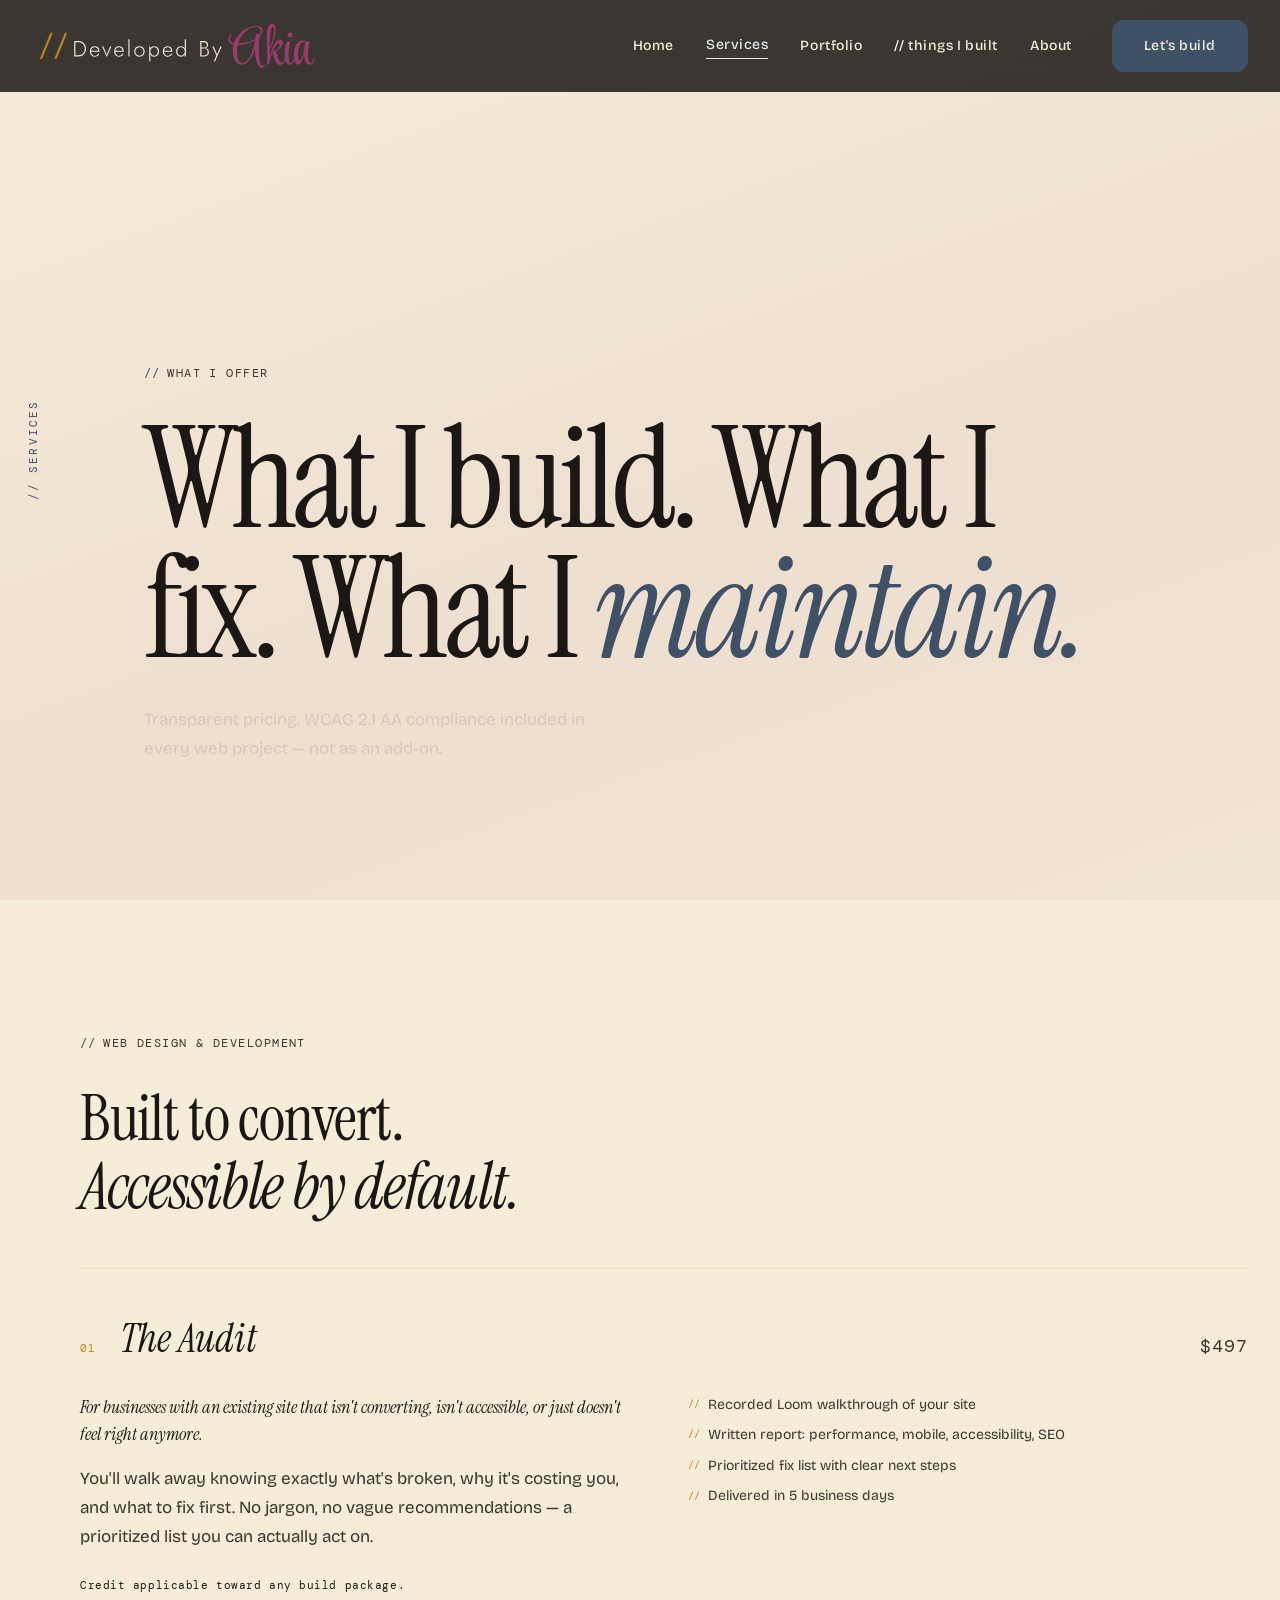
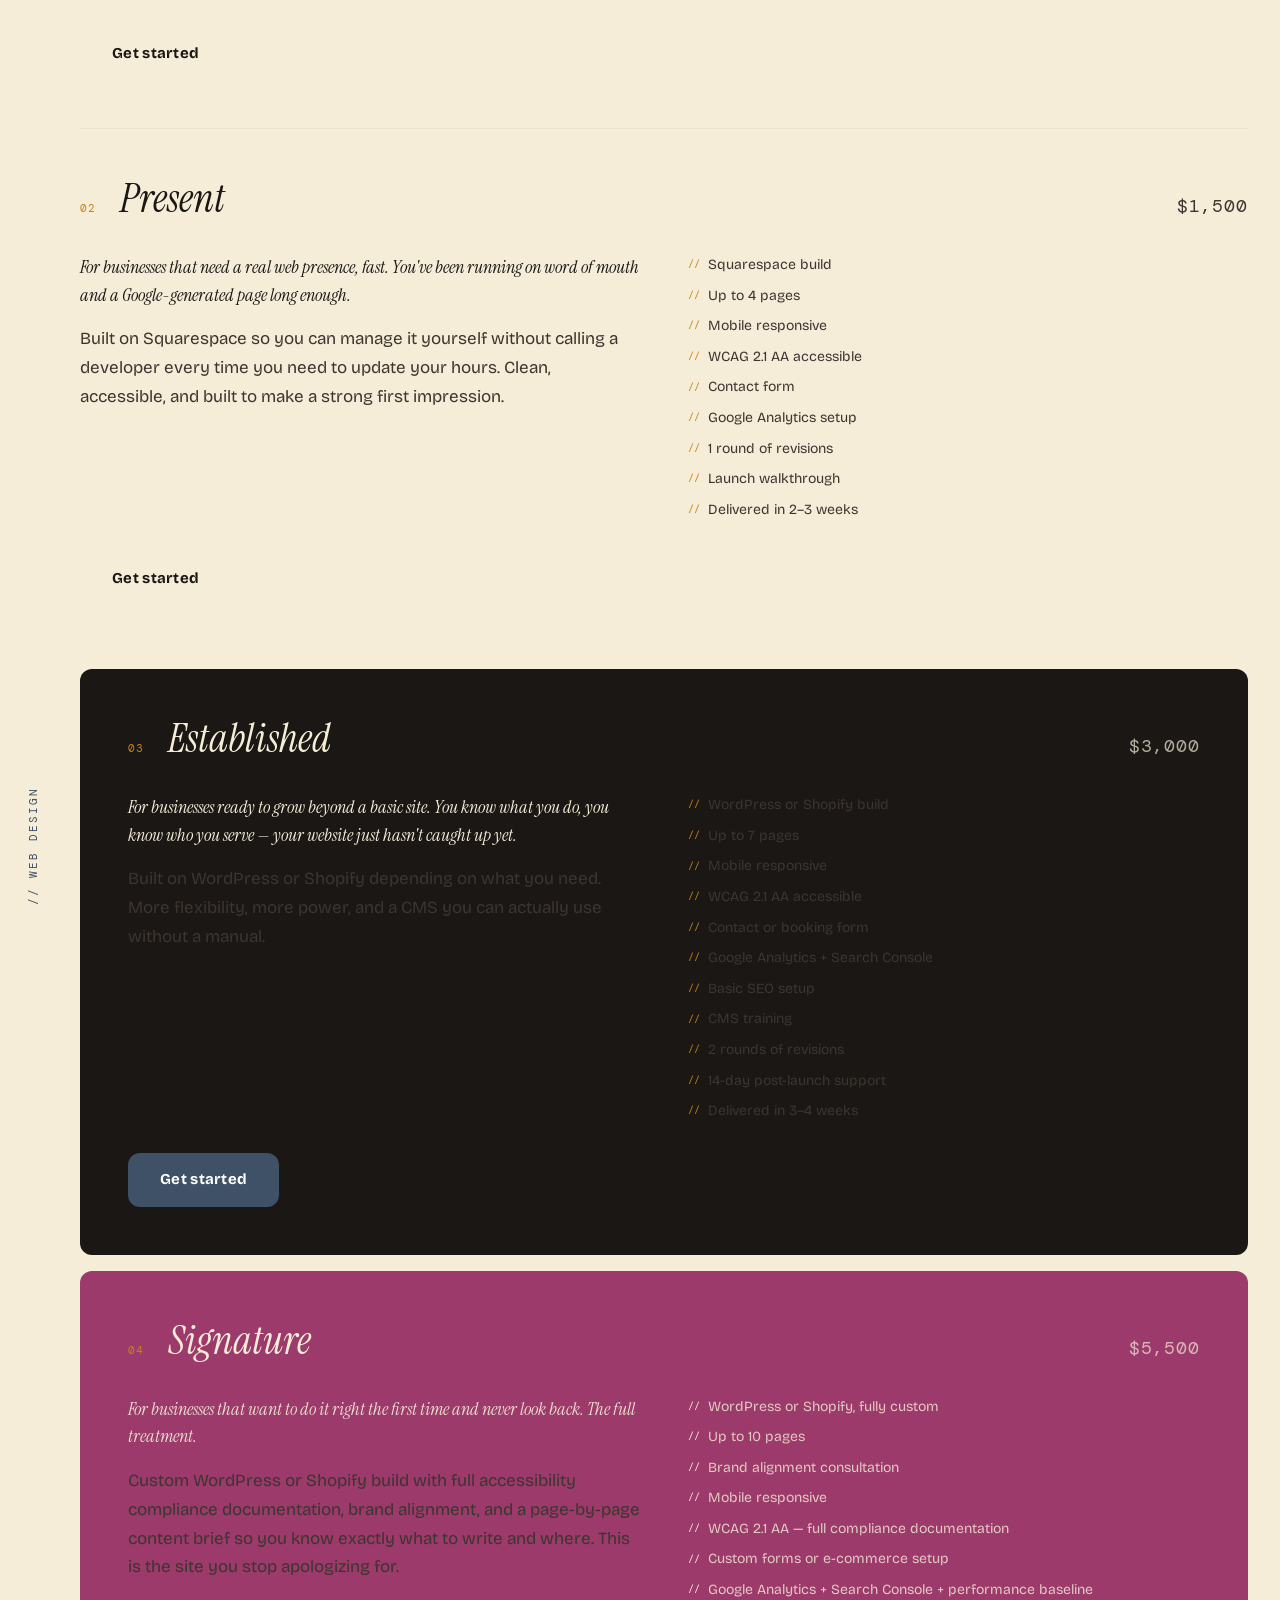
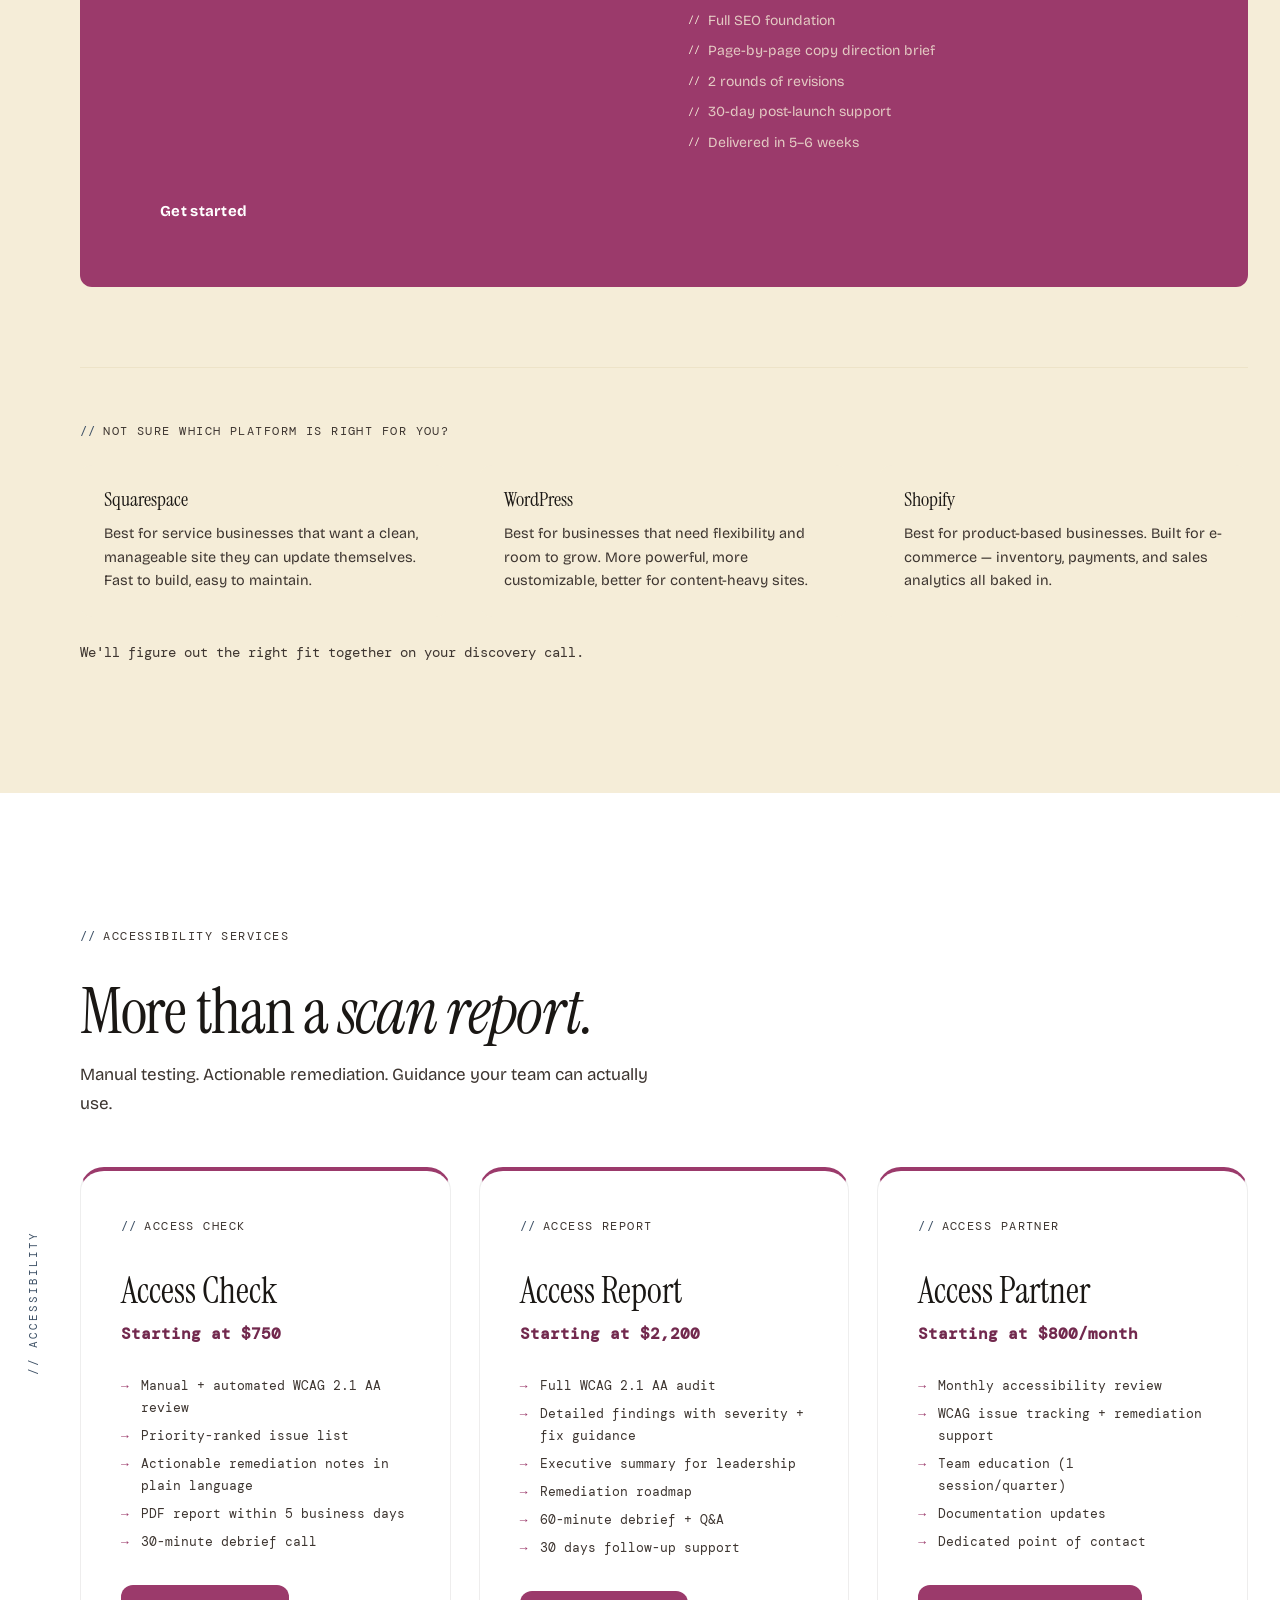
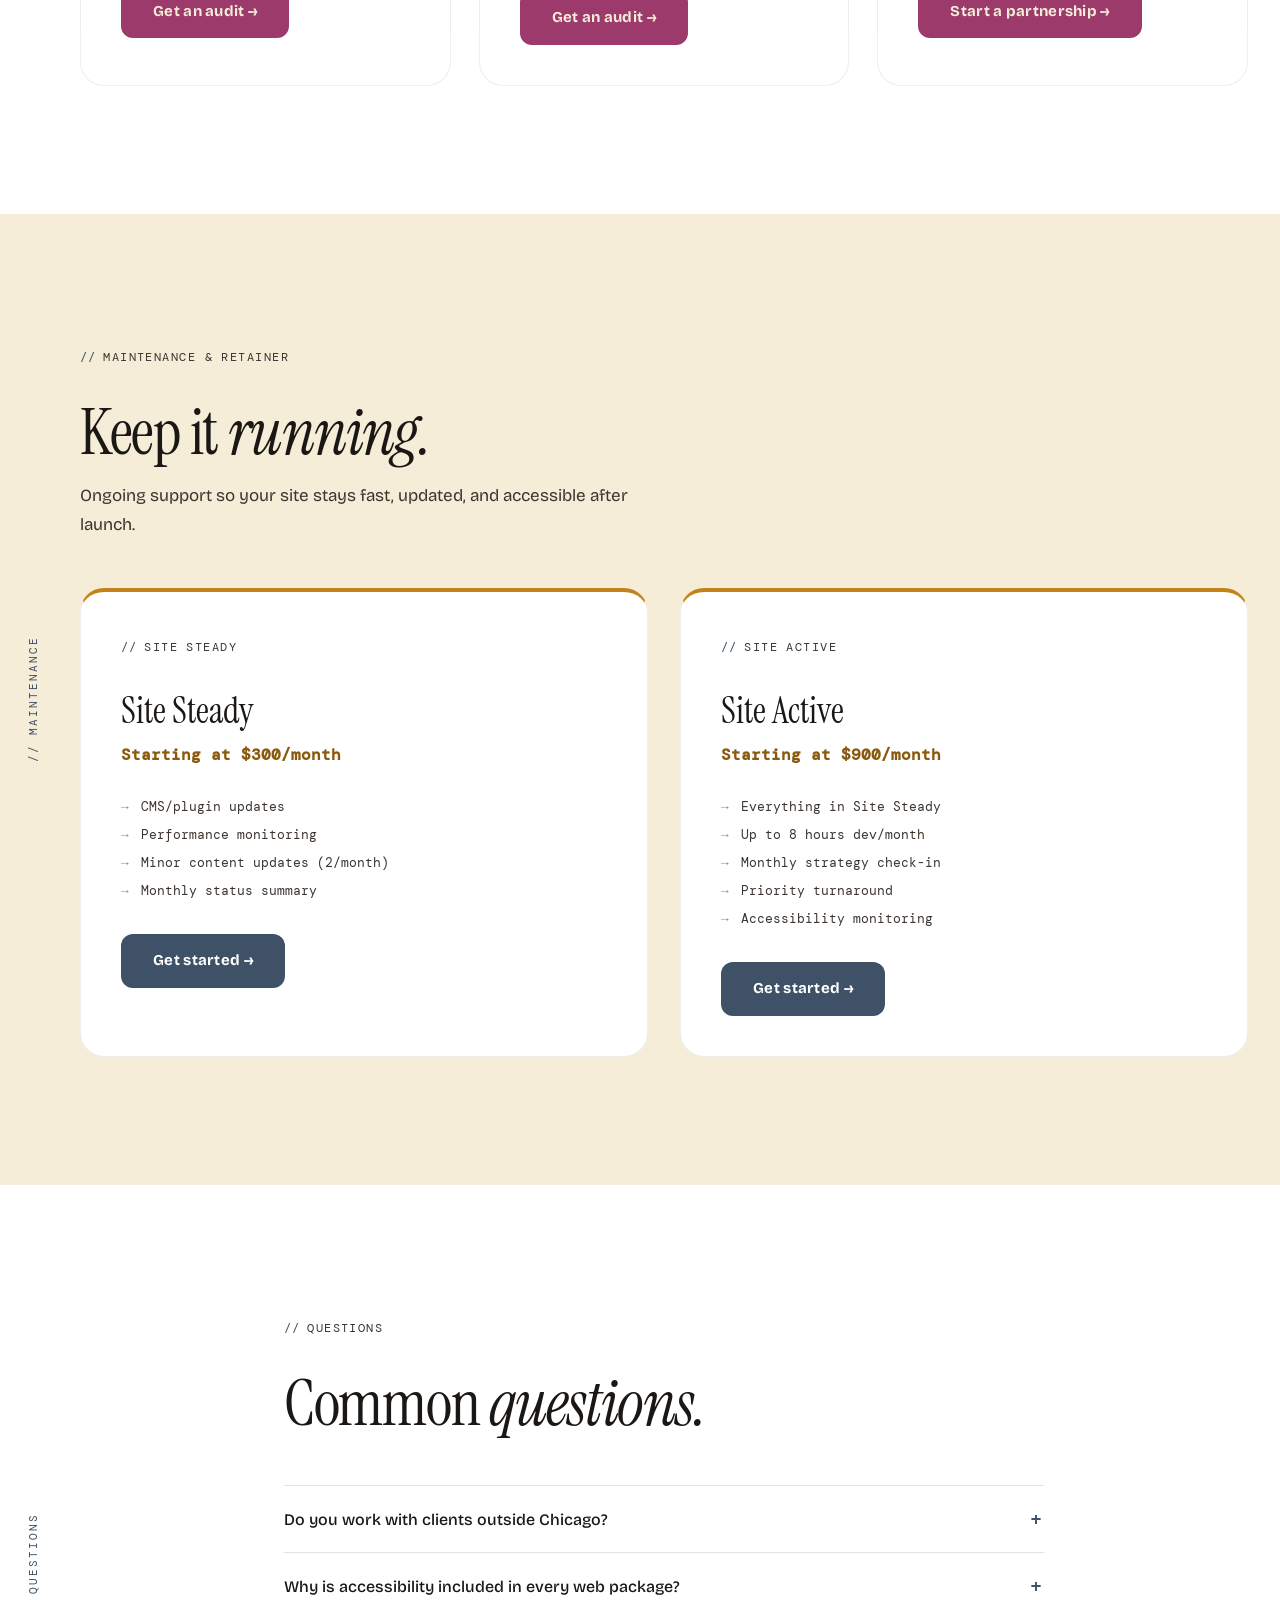
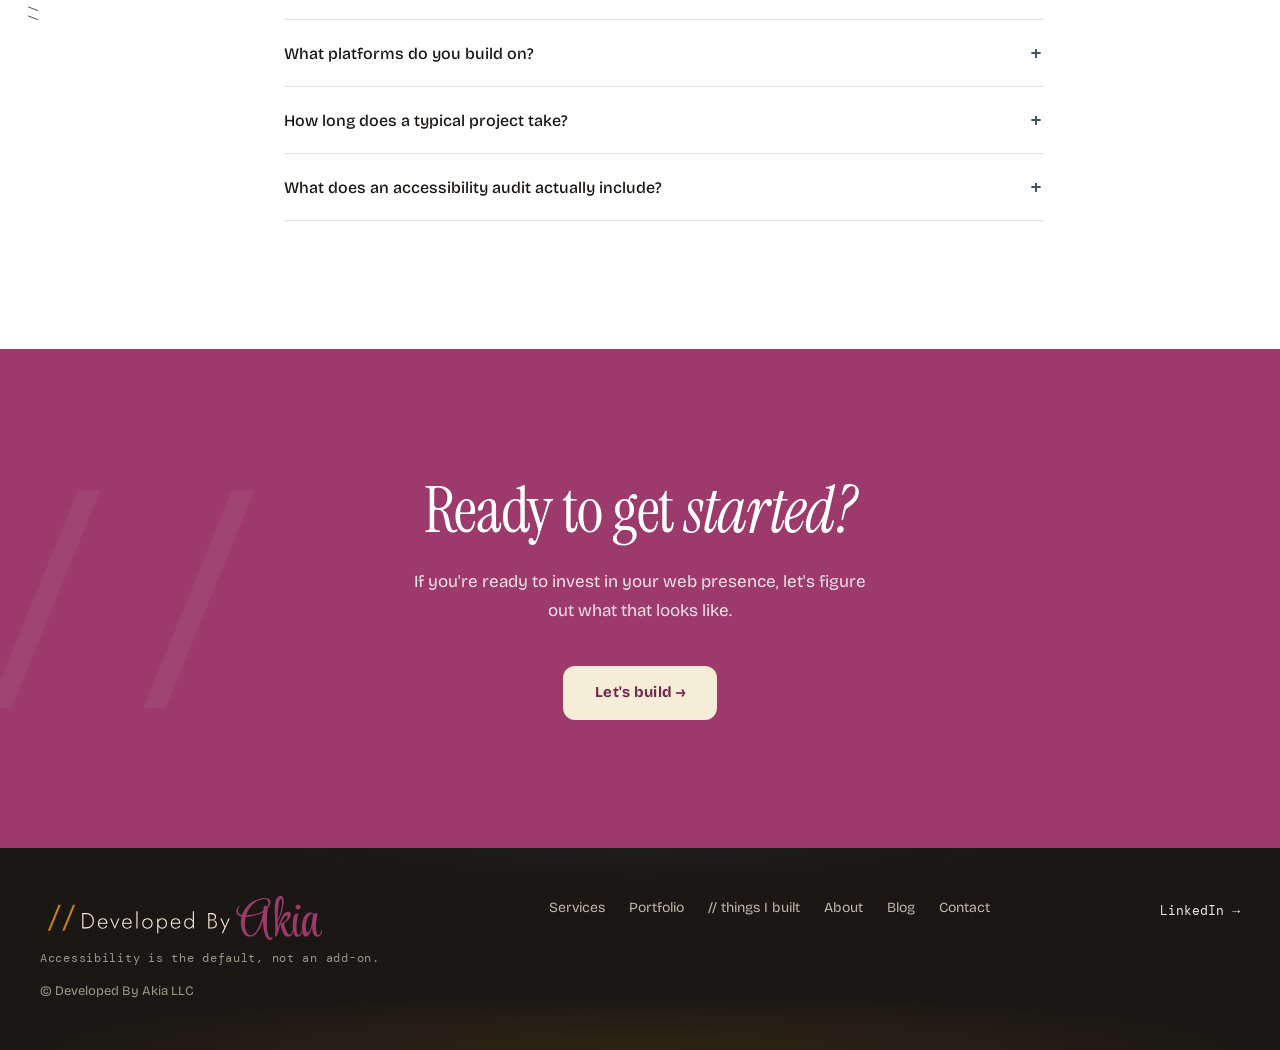
<file: services.html>
<!doctype html>
<html lang="en">
  <head>
    <meta charset="UTF-8">
    <meta name="viewport" content="width=device-width, initial-scale=1.0">
    <title>Services — Developed By Akia</title>
    <meta name="description" content="Web design, development, and accessibility services. Transparent pricing. WCAG 2.1 AA included in every build.">
    <meta property="og:title" content="Services — Developed By Akia">
    <meta property="og:description" content="Web design, development, and accessibility services. Transparent pricing. WCAG 2.1 AA included in every build.">
    <meta property="og:url" content="https://developedbyakia.com/services.html">
    <link rel="canonical" href="https://developedbyakia.com/services.html">
    <link rel="preconnect" href="https://fonts.googleapis.com">
    <link rel="preconnect" href="https://fonts.gstatic.com" crossorigin>
    <link href="https://fonts.googleapis.com/css2?family=Bricolage+Grotesque:opsz,wght@12..96,400;12..96,500;12..96,700&family=DM+Mono:wght@400&family=Instrument+Serif:ital@0;1&display=swap" rel="stylesheet">
    <link rel="stylesheet" href="/css/reset.css">
    <link rel="stylesheet" href="/css/tokens.css">
    <link rel="stylesheet" href="/css/main.css">
  </head>
  <body>
    <a href="#main" class="skip-nav">Skip to main content</a>

    <header class="site-header" id="site-header" style="background: rgba(26,23,20,0.85); backdrop-filter: blur(12px);">
      <a href="/" class="logo" aria-label="Developed By Akia — home">
        <svg xmlns="http://www.w3.org/2000/svg" xmlns:xlink="http://www.w3.org/1999/xlink" viewBox="402 375 642 100" height="44" aria-hidden="true" focusable="false" style="display:block;"><defs><g/><clipPath id="clip-logo-h-a"><rect x="0" width="43" y="0" height="91"/></clipPath><clipPath id="clip-logo-h-b"><rect x="0" width="43" y="0" height="91"/></clipPath></defs><g fill="#f5edd8" fill-opacity="1"><g transform="translate(493.718206, 448.883641)"><g><path d="M 4.203125 -35 L 4.203125 0 L 6.953125 0 L 6.953125 -35 Z M 13.703125 0 C 17.097656 0 20.085938 -0.734375 22.671875 -2.203125 C 25.253906 -3.671875 27.269531 -5.710938 28.71875 -8.328125 C 30.175781 -10.941406 30.90625 -14 30.90625 -17.5 C 30.90625 -21 30.175781 -24.054688 28.71875 -26.671875 C 27.269531 -29.285156 25.253906 -31.328125 22.671875 -32.796875 C 20.085938 -34.265625 17.097656 -35 13.703125 -35 L 5.703125 -35 L 5.703125 -32.25 L 13.703125 -32.25 C 15.867188 -32.25 17.84375 -31.898438 19.625 -31.203125 C 21.40625 -30.503906 22.925781 -29.507812 24.1875 -28.21875 C 25.457031 -26.9375 26.4375 -25.382812 27.125 -23.5625 C 27.8125 -21.75 28.15625 -19.726562 28.15625 -17.5 C 28.15625 -15.269531 27.8125 -13.242188 27.125 -11.421875 C 26.4375 -9.609375 25.457031 -8.054688 24.1875 -6.765625 C 22.925781 -5.484375 21.40625 -4.492188 19.625 -3.796875 C 17.84375 -3.097656 15.867188 -2.75 13.703125 -2.75 L 5.703125 -2.75 L 5.703125 0 Z M 13.703125 0 "/></g></g></g><g fill="#f5edd8" fill-opacity="1"><g transform="translate(531.613035, 448.883641)"><g><path d="M 12.59375 0.5 C 14.894531 0.5 16.90625 0.0234375 18.625 -0.921875 C 20.34375 -1.867188 21.851562 -3.34375 23.15625 -5.34375 L 21.046875 -6.703125 C 20.015625 -5.066406 18.835938 -3.863281 17.515625 -3.09375 C 16.203125 -2.332031 14.664062 -1.953125 12.90625 -1.953125 C 11.238281 -1.953125 9.78125 -2.347656 8.53125 -3.140625 C 7.28125 -3.941406 6.3125 -5.078125 5.625 -6.546875 C 4.9375 -8.015625 4.59375 -9.734375 4.59375 -11.703125 C 4.59375 -13.628906 4.941406 -15.300781 5.640625 -16.71875 C 6.347656 -18.132812 7.328125 -19.234375 8.578125 -20.015625 C 9.828125 -20.804688 11.300781 -21.203125 13 -21.203125 C 14.46875 -21.203125 15.785156 -20.847656 16.953125 -20.140625 C 18.117188 -19.441406 19.039062 -18.476562 19.71875 -17.25 C 20.40625 -16.019531 20.75 -14.617188 20.75 -13.046875 C 20.75 -12.785156 20.707031 -12.507812 20.625 -12.21875 C 20.539062 -11.9375 20.46875 -11.710938 20.40625 -11.546875 L 21.5 -13.09375 L 3.59375 -13.09375 L 3.59375 -10.84375 L 23.453125 -10.84375 C 23.484375 -11.007812 23.503906 -11.207031 23.515625 -11.4375 C 23.535156 -11.675781 23.546875 -11.894531 23.546875 -12.09375 C 23.546875 -14.332031 23.101562 -16.304688 22.21875 -18.015625 C 21.34375 -19.734375 20.113281 -21.078125 18.53125 -22.046875 C 16.945312 -23.015625 15.101562 -23.5 13 -23.5 C 10.832031 -23.5 8.914062 -22.988281 7.25 -21.96875 C 5.582031 -20.957031 4.28125 -19.550781 3.34375 -17.75 C 2.414062 -15.945312 1.953125 -13.878906 1.953125 -11.546875 C 1.953125 -9.210938 2.410156 -7.132812 3.328125 -5.3125 C 4.242188 -3.5 5.5 -2.078125 7.09375 -1.046875 C 8.695312 -0.015625 10.53125 0.5 12.59375 0.5 Z M 12.59375 0.5 "/></g></g></g><g fill="#f5edd8" fill-opacity="1"><g transform="translate(561.159113, 448.883641)"><g><path d="M 0.203125 -23 L 10.796875 1.34375 L 21.40625 -23 L 18.453125 -23 L 10.796875 -4.25 L 3.15625 -23 Z M 0.203125 -23 "/></g></g></g><g fill="#f5edd8" fill-opacity="1"><g transform="translate(586.805801, 448.883641)"><g><path d="M 12.59375 0.5 C 14.894531 0.5 16.90625 0.0234375 18.625 -0.921875 C 20.34375 -1.867188 21.851562 -3.34375 23.15625 -5.34375 L 21.046875 -6.703125 C 20.015625 -5.066406 18.835938 -3.863281 17.515625 -3.09375 C 16.203125 -2.332031 14.664062 -1.953125 12.90625 -1.953125 C 11.238281 -1.953125 9.78125 -2.347656 8.53125 -3.140625 C 7.28125 -3.941406 6.3125 -5.078125 5.625 -6.546875 C 4.9375 -8.015625 4.59375 -9.734375 4.59375 -11.703125 C 4.59375 -13.628906 4.941406 -15.300781 5.640625 -16.71875 C 6.347656 -18.132812 7.328125 -19.234375 8.578125 -20.015625 C 9.828125 -20.804688 11.300781 -21.203125 13 -21.203125 C 14.46875 -21.203125 15.785156 -20.847656 16.953125 -20.140625 C 18.117188 -19.441406 19.039062 -18.476562 19.71875 -17.25 C 20.40625 -16.019531 20.75 -14.617188 20.75 -13.046875 C 20.75 -12.785156 20.707031 -12.507812 20.625 -12.21875 C 20.539062 -11.9375 20.46875 -11.710938 20.40625 -11.546875 L 21.5 -13.09375 L 3.59375 -13.09375 L 3.59375 -10.84375 L 23.453125 -10.84375 C 23.484375 -11.007812 23.503906 -11.207031 23.515625 -11.4375 C 23.535156 -11.675781 23.546875 -11.894531 23.546875 -12.09375 C 23.546875 -14.332031 23.101562 -16.304688 22.21875 -18.015625 C 21.34375 -19.734375 20.113281 -21.078125 18.53125 -22.046875 C 16.945312 -23.015625 15.101562 -23.5 13 -23.5 C 10.832031 -23.5 8.914062 -22.988281 7.25 -21.96875 C 5.582031 -20.957031 4.28125 -19.550781 3.34375 -17.75 C 2.414062 -15.945312 1.953125 -13.878906 1.953125 -11.546875 C 1.953125 -9.210938 2.410156 -7.132812 3.328125 -5.3125 C 4.242188 -3.5 5.5 -2.078125 7.09375 -1.046875 C 8.695312 -0.015625 10.53125 0.5 12.59375 0.5 Z M 12.59375 0.5 "/></g></g></g><g fill="#f5edd8" fill-opacity="1"><g transform="translate(617.1018, 448.883641)"><g><path d="M 3.953125 -39 L 3.953125 0 L 6.546875 0 L 6.546875 -39 Z M 3.953125 -39 "/></g></g></g><g fill="#f5edd8" fill-opacity="1"><g transform="translate(632.400124, 448.883641)"><g><path d="M 1.953125 -11.5 C 1.953125 -9.195312 2.46875 -7.132812 3.5 -5.3125 C 4.53125 -3.5 5.9375 -2.078125 7.71875 -1.046875 C 9.507812 -0.015625 11.519531 0.5 13.75 0.5 C 15.976562 0.5 17.984375 -0.015625 19.765625 -1.046875 C 21.554688 -2.078125 22.96875 -3.5 24 -5.3125 C 25.03125 -7.132812 25.546875 -9.195312 25.546875 -11.5 C 25.546875 -13.832031 25.03125 -15.898438 24 -17.703125 C 22.96875 -19.503906 21.554688 -20.921875 19.765625 -21.953125 C 17.984375 -22.984375 15.976562 -23.5 13.75 -23.5 C 11.519531 -23.5 9.507812 -22.984375 7.71875 -21.953125 C 5.9375 -20.921875 4.53125 -19.503906 3.5 -17.703125 C 2.46875 -15.898438 1.953125 -13.832031 1.953125 -11.5 Z M 4.59375 -11.5 C 4.59375 -13.363281 4.992188 -15.007812 5.796875 -16.4375 C 6.597656 -17.875 7.691406 -19 9.078125 -19.8125 C 10.460938 -20.632812 12.019531 -21.046875 13.75 -21.046875 C 15.476562 -21.046875 17.035156 -20.632812 18.421875 -19.8125 C 19.804688 -19 20.898438 -17.867188 21.703125 -16.421875 C 22.503906 -14.972656 22.90625 -13.332031 22.90625 -11.5 C 22.90625 -9.632812 22.503906 -7.984375 21.703125 -6.546875 C 20.898438 -5.117188 19.804688 -3.992188 18.421875 -3.171875 C 17.035156 -2.359375 15.476562 -1.953125 13.75 -1.953125 C 12.019531 -1.953125 10.460938 -2.359375 9.078125 -3.171875 C 7.691406 -3.992188 6.597656 -5.117188 5.796875 -6.546875 C 4.992188 -7.984375 4.59375 -9.632812 4.59375 -11.5 Z M 4.59375 -11.5 "/></g></g></g><g fill="#f5edd8" fill-opacity="1"><g transform="translate(664.695817, 448.883641)"><g><path d="M 6.296875 11 L 6.296875 -23 L 3.703125 -23 L 3.703125 11 Z M 25.953125 -11.5 C 25.953125 -14 25.457031 -16.140625 24.46875 -17.921875 C 23.488281 -19.703125 22.15625 -21.078125 20.46875 -22.046875 C 18.789062 -23.015625 16.914062 -23.5 14.84375 -23.5 C 12.914062 -23.5 11.21875 -22.972656 9.75 -21.921875 C 8.28125 -20.867188 7.132812 -19.441406 6.3125 -17.640625 C 5.5 -15.847656 5.09375 -13.800781 5.09375 -11.5 C 5.09375 -9.226562 5.5 -7.1875 6.3125 -5.375 C 7.132812 -3.5625 8.28125 -2.128906 9.75 -1.078125 C 11.21875 -0.0234375 12.914062 0.5 14.84375 0.5 C 16.914062 0.5 18.789062 0.015625 20.46875 -0.953125 C 22.15625 -1.921875 23.488281 -3.300781 24.46875 -5.09375 C 25.457031 -6.894531 25.953125 -9.03125 25.953125 -11.5 Z M 23.34375 -11.5 C 23.34375 -9.5 22.941406 -7.78125 22.140625 -6.34375 C 21.347656 -4.914062 20.285156 -3.828125 18.953125 -3.078125 C 17.617188 -2.328125 16.132812 -1.953125 14.5 -1.953125 C 13.101562 -1.953125 11.769531 -2.367188 10.5 -3.203125 C 9.226562 -4.035156 8.207031 -5.164062 7.4375 -6.59375 C 6.675781 -8.03125 6.296875 -9.664062 6.296875 -11.5 C 6.296875 -13.332031 6.675781 -14.960938 7.4375 -16.390625 C 8.207031 -17.828125 9.226562 -18.960938 10.5 -19.796875 C 11.769531 -20.628906 13.101562 -21.046875 14.5 -21.046875 C 16.132812 -21.046875 17.617188 -20.671875 18.953125 -19.921875 C 20.285156 -19.171875 21.347656 -18.078125 22.140625 -16.640625 C 22.941406 -15.210938 23.34375 -13.5 23.34375 -11.5 Z M 23.34375 -11.5 "/></g></g></g><g fill="#f5edd8" fill-opacity="1"><g transform="translate(697.391436, 448.883641)"><g><path d="M 12.59375 0.5 C 14.894531 0.5 16.90625 0.0234375 18.625 -0.921875 C 20.34375 -1.867188 21.851562 -3.34375 23.15625 -5.34375 L 21.046875 -6.703125 C 20.015625 -5.066406 18.835938 -3.863281 17.515625 -3.09375 C 16.203125 -2.332031 14.664062 -1.953125 12.90625 -1.953125 C 11.238281 -1.953125 9.78125 -2.347656 8.53125 -3.140625 C 7.28125 -3.941406 6.3125 -5.078125 5.625 -6.546875 C 4.9375 -8.015625 4.59375 -9.734375 4.59375 -11.703125 C 4.59375 -13.628906 4.941406 -15.300781 5.640625 -16.71875 C 6.347656 -18.132812 7.328125 -19.234375 8.578125 -20.015625 C 9.828125 -20.804688 11.300781 -21.203125 13 -21.203125 C 14.46875 -21.203125 15.785156 -20.847656 16.953125 -20.140625 C 18.117188 -19.441406 19.039062 -18.476562 19.71875 -17.25 C 20.40625 -16.019531 20.75 -14.617188 20.75 -13.046875 C 20.75 -12.785156 20.707031 -12.507812 20.625 -12.21875 C 20.539062 -11.9375 20.46875 -11.710938 20.40625 -11.546875 L 21.5 -13.09375 L 3.59375 -13.09375 L 3.59375 -10.84375 L 23.453125 -10.84375 C 23.484375 -11.007812 23.503906 -11.207031 23.515625 -11.4375 C 23.535156 -11.675781 23.546875 -11.894531 23.546875 -12.09375 C 23.546875 -14.332031 23.101562 -16.304688 22.21875 -18.015625 C 21.34375 -19.734375 20.113281 -21.078125 18.53125 -22.046875 C 16.945312 -23.015625 15.101562 -23.5 13 -23.5 C 10.832031 -23.5 8.914062 -22.988281 7.25 -21.96875 C 5.582031 -20.957031 4.28125 -19.550781 3.34375 -17.75 C 2.414062 -15.945312 1.953125 -13.878906 1.953125 -11.546875 C 1.953125 -9.210938 2.410156 -7.132812 3.328125 -5.3125 C 4.242188 -3.5 5.5 -2.078125 7.09375 -1.046875 C 8.695312 -0.015625 10.53125 0.5 12.59375 0.5 Z M 12.59375 0.5 "/></g></g></g><g fill="#f5edd8" fill-opacity="1"><g transform="translate(727.687446, 448.883641)"><g><path d="M 21.59375 -39 L 21.59375 0 L 24.203125 0 L 24.203125 -39 Z M 1.953125 -11.5 C 1.953125 -9.03125 2.453125 -6.894531 3.453125 -5.09375 C 4.453125 -3.300781 5.789062 -1.921875 7.46875 -0.953125 C 9.15625 0.015625 11.015625 0.5 13.046875 0.5 C 15.046875 0.5 16.757812 -0.0234375 18.1875 -1.078125 C 19.625 -2.128906 20.75 -3.5625 21.5625 -5.375 C 22.382812 -7.1875 22.796875 -9.226562 22.796875 -11.5 C 22.796875 -13.800781 22.382812 -15.847656 21.5625 -17.640625 C 20.75 -19.441406 19.625 -20.867188 18.1875 -21.921875 C 16.757812 -22.972656 15.046875 -23.5 13.046875 -23.5 C 11.015625 -23.5 9.15625 -23.015625 7.46875 -22.046875 C 5.789062 -21.078125 4.453125 -19.703125 3.453125 -17.921875 C 2.453125 -16.140625 1.953125 -14 1.953125 -11.5 Z M 4.59375 -11.5 C 4.59375 -13.5 4.984375 -15.210938 5.765625 -16.640625 C 6.554688 -18.078125 7.625 -19.171875 8.96875 -19.921875 C 10.320312 -20.671875 11.800781 -21.046875 13.40625 -21.046875 C 14.832031 -21.046875 16.171875 -20.628906 17.421875 -19.796875 C 18.671875 -18.960938 19.675781 -17.828125 20.4375 -16.390625 C 21.207031 -14.960938 21.59375 -13.332031 21.59375 -11.5 C 21.59375 -9.664062 21.207031 -8.03125 20.4375 -6.59375 C 19.675781 -5.164062 18.671875 -4.035156 17.421875 -3.203125 C 16.171875 -2.367188 14.832031 -1.953125 13.40625 -1.953125 C 11.800781 -1.953125 10.320312 -2.328125 8.96875 -3.078125 C 7.625 -3.828125 6.554688 -4.914062 5.765625 -6.34375 C 4.984375 -7.78125 4.59375 -9.5 4.59375 -11.5 Z M 4.59375 -11.5 "/></g></g></g><g fill="#f5edd8" fill-opacity="1"><g transform="translate(760.383076, 448.883641)"><g/></g></g><g fill="#f5edd8" fill-opacity="1"><g transform="translate(780.180689, 448.883641)"><g><path d="M 6.34375 -18.796875 L 12 -18.796875 C 13.96875 -18.796875 15.703125 -19.085938 17.203125 -19.671875 C 18.703125 -20.253906 19.875 -21.117188 20.71875 -22.265625 C 21.570312 -23.421875 22 -24.847656 22 -26.546875 C 22 -28.410156 21.582031 -29.96875 20.75 -31.21875 C 19.914062 -32.46875 18.738281 -33.410156 17.21875 -34.046875 C 15.707031 -34.679688 13.898438 -35 11.796875 -35 L 4.203125 -35 L 4.203125 0 L 12.296875 0 C 14.566406 0 16.578125 -0.363281 18.328125 -1.09375 C 20.078125 -1.832031 21.453125 -2.953125 22.453125 -4.453125 C 23.453125 -5.953125 23.953125 -7.851562 23.953125 -10.15625 C 23.953125 -11.75 23.625 -13.132812 22.96875 -14.3125 C 22.320312 -15.5 21.457031 -16.476562 20.375 -17.25 C 19.289062 -18.019531 18.066406 -18.59375 16.703125 -18.96875 C 15.335938 -19.351562 13.9375 -19.546875 12.5 -19.546875 L 6.34375 -19.546875 L 6.34375 -17.953125 L 12.296875 -17.953125 C 13.492188 -17.953125 14.617188 -17.785156 15.671875 -17.453125 C 16.722656 -17.117188 17.664062 -16.625 18.5 -15.96875 C 19.332031 -15.320312 19.984375 -14.523438 20.453125 -13.578125 C 20.921875 -12.628906 21.15625 -11.535156 21.15625 -10.296875 C 21.15625 -8.566406 20.785156 -7.125 20.046875 -5.96875 C 19.316406 -4.820312 18.285156 -3.945312 16.953125 -3.34375 C 15.617188 -2.75 14.066406 -2.453125 12.296875 -2.453125 L 6.953125 -2.453125 L 6.953125 -32.546875 L 11.796875 -32.546875 C 14.066406 -32.546875 15.875 -32.003906 17.21875 -30.921875 C 18.570312 -29.835938 19.25 -28.332031 19.25 -26.40625 C 19.25 -25.03125 18.914062 -23.898438 18.25 -23.015625 C 17.582031 -22.140625 16.679688 -21.484375 15.546875 -21.046875 C 14.410156 -20.617188 13.160156 -20.40625 11.796875 -20.40625 L 6.34375 -20.40625 Z M 6.34375 -18.796875 "/></g></g></g><g fill="#f5edd8" fill-opacity="1"><g transform="translate(811.626533, 448.883641)"><g><path d="M 21.5 -23 L 18.59375 -23 L 10.453125 -3.5 L 11.65625 -3.40625 L 3.296875 -23 L 0.203125 -23 L 9.5 -2.34375 L 3.59375 11 L 6.5 11 Z M 21.5 -23 "/></g></g></g><g fill="#9b3a6b" fill-opacity="1"><g transform="translate(850.336839, 467.009969)"><g><path d="M 80.09375 1.6875 L 80.09375 2.546875 C 80.09375 6.171875 78.359375 7.984375 74.890625 7.984375 L 74.15625 7.984375 C 71.65625 7.742188 69.476562 6.515625 67.625 4.296875 C 65.769531 2.078125 64.21875 -0.863281 62.96875 -4.53125 C 61.71875 -8.207031 60.734375 -12.265625 60.015625 -16.703125 C 59.523438 -19.765625 59.140625 -22.925781 58.859375 -26.1875 C 58.578125 -29.457031 58.394531 -32.742188 58.3125 -36.046875 C 57.1875 -32.015625 55.753906 -27.984375 54.015625 -23.953125 C 52.285156 -19.921875 50.289062 -16.191406 48.03125 -12.765625 C 45.769531 -9.335938 43.285156 -6.472656 40.578125 -4.171875 C 37.878906 -1.867188 34.957031 -0.4375 31.8125 0.125 C 30.601562 0.363281 29.394531 0.484375 28.1875 0.484375 C 23.832031 0.484375 20.160156 -0.984375 17.171875 -3.921875 C 14.191406 -6.867188 11.9375 -10.78125 10.40625 -15.65625 C 8.875 -20.539062 8.109375 -25.847656 8.109375 -31.578125 C 8.109375 -32.140625 8.128906 -32.703125 8.171875 -33.265625 C 8.210938 -33.835938 8.234375 -34.40625 8.234375 -34.96875 C 8.472656 -38.507812 8.953125 -41.894531 9.671875 -45.125 C 6.203125 -45.769531 3.359375 -47.0625 1.140625 -49 C -1.066406 -50.9375 -2.171875 -53.757812 -2.171875 -57.46875 C -2.171875 -59.726562 -1.609375 -61.925781 -0.484375 -64.0625 C 0.640625 -66.195312 2.332031 -67.867188 4.59375 -69.078125 C 4.757812 -69.160156 4.921875 -69.203125 5.078125 -69.203125 C 5.566406 -69.203125 5.8125 -68.960938 5.8125 -68.484375 C 5.8125 -67.992188 5.609375 -67.628906 5.203125 -67.390625 C 3.910156 -66.503906 2.984375 -65.171875 2.421875 -63.390625 C 1.859375 -61.617188 1.578125 -59.847656 1.578125 -58.078125 C 1.578125 -55.410156 2.398438 -53.3125 4.046875 -51.78125 C 5.703125 -50.25 7.941406 -49.203125 10.765625 -48.640625 C 13.109375 -55.816406 16.675781 -62.144531 21.46875 -67.625 C 26.269531 -73.113281 31.851562 -77.550781 38.21875 -80.9375 C 44.59375 -84.320312 51.171875 -86.378906 57.953125 -87.109375 C 58.753906 -87.191406 59.519531 -87.25 60.25 -87.28125 C 60.976562 -87.320312 61.664062 -87.34375 62.3125 -87.34375 C 67.0625 -87.34375 70.460938 -86.4375 72.515625 -84.625 C 74.578125 -82.8125 75.609375 -80.570312 75.609375 -77.90625 C 75.609375 -75.164062 74.722656 -72.222656 72.953125 -69.078125 C 72.390625 -68.191406 71.804688 -67.304688 71.203125 -66.421875 C 70.597656 -65.535156 69.972656 -64.6875 69.328125 -63.875 C 68.921875 -60.726562 68.453125 -56.269531 67.921875 -50.5 C 67.398438 -44.738281 67.140625 -38.59375 67.140625 -32.0625 C 67.140625 -29.476562 67.179688 -26.894531 67.265625 -24.3125 C 67.347656 -21.738281 67.550781 -19.160156 67.875 -16.578125 C 68.195312 -13.910156 68.679688 -11.066406 69.328125 -8.046875 C 69.972656 -5.023438 70.816406 -2.421875 71.859375 -0.234375 C 72.910156 1.941406 74.160156 3.066406 75.609375 3.140625 L 75.859375 3.140625 C 76.503906 3.222656 77.085938 3.039062 77.609375 2.59375 C 78.128906 2.15625 78.429688 1.691406 78.515625 1.203125 C 78.597656 0.640625 78.84375 0.359375 79.25 0.359375 C 79.8125 0.359375 80.09375 0.800781 80.09375 1.6875 Z M 58.671875 -53.359375 L 58.796875 -55.171875 C 54.921875 -52.828125 50.6875 -50.890625 46.09375 -49.359375 C 41.5 -47.828125 36.898438 -46.675781 32.296875 -45.90625 C 27.703125 -45.144531 23.304688 -44.679688 19.109375 -44.515625 C 18.390625 -41.773438 17.90625 -38.992188 17.65625 -36.171875 C 17.582031 -35.046875 17.523438 -33.9375 17.484375 -32.84375 C 17.441406 -31.757812 17.421875 -30.648438 17.421875 -29.515625 C 17.421875 -24.753906 17.882812 -20.359375 18.8125 -16.328125 C 19.738281 -12.296875 21.171875 -9.085938 23.109375 -6.703125 C 25.046875 -4.328125 27.460938 -3.140625 30.359375 -3.140625 C 30.679688 -3.140625 31.003906 -3.160156 31.328125 -3.203125 C 31.648438 -3.242188 31.972656 -3.304688 32.296875 -3.390625 C 34.960938 -3.867188 37.484375 -5.335938 39.859375 -7.796875 C 42.242188 -10.265625 44.441406 -13.375 46.453125 -17.125 C 48.472656 -20.875 50.289062 -24.90625 51.90625 -29.21875 C 53.519531 -33.53125 54.847656 -37.828125 55.890625 -42.109375 C 56.378906 -44.117188 56.882812 -46.070312 57.40625 -47.96875 C 57.925781 -49.863281 58.347656 -51.660156 58.671875 -53.359375 Z M 59.15625 -58.4375 C 59.320312 -60.445312 59.546875 -62.316406 59.828125 -64.046875 C 60.109375 -65.785156 60.410156 -67.34375 60.734375 -68.71875 C 60.816406 -68.957031 61.195312 -69.175781 61.875 -69.375 C 62.5625 -69.582031 63.351562 -69.6875 64.25 -69.6875 C 64.96875 -69.6875 65.707031 -69.601562 66.46875 -69.4375 C 67.238281 -69.28125 67.945312 -68.960938 68.59375 -68.484375 L 69.078125 -69.4375 C 70.367188 -72.019531 71.015625 -74.398438 71.015625 -76.578125 C 71.015625 -79.003906 70.1875 -81.019531 68.53125 -82.625 C 66.882812 -84.238281 64.242188 -85.046875 60.609375 -85.046875 C 60.128906 -85.046875 59.625 -85.023438 59.09375 -84.984375 C 58.570312 -84.953125 58.03125 -84.894531 57.46875 -84.8125 C 52.945312 -84.25 48.726562 -82.835938 44.8125 -80.578125 C 40.90625 -78.316406 37.335938 -75.472656 34.109375 -72.046875 C 30.890625 -68.617188 28.085938 -64.847656 25.703125 -60.734375 C 23.328125 -56.617188 21.453125 -52.382812 20.078125 -48.03125 C 24.191406 -48.1875 28.566406 -48.585938 33.203125 -49.234375 C 37.847656 -49.878906 42.425781 -50.945312 46.9375 -52.4375 C 51.457031 -53.9375 55.53125 -55.9375 59.15625 -58.4375 Z M 59.15625 -58.4375 "/></g></g></g><g fill="#9b3a6b" fill-opacity="1"><g transform="translate(933.686979, 467.009969)"><g><path d="M 8.828125 -33.640625 C 8.992188 -31.453125 9.113281 -29.085938 9.1875 -26.546875 C 9.269531 -24.015625 9.351562 -21.457031 9.4375 -18.875 C 10.320312 -22.5 11.429688 -26.445312 12.765625 -30.71875 C 14.097656 -35 15.691406 -39.09375 17.546875 -43 C 19.398438 -46.914062 21.535156 -50.125 23.953125 -52.625 C 26.367188 -55.125 29.070312 -56.375 32.0625 -56.375 C 34.644531 -56.375 36.335938 -55.609375 37.140625 -54.078125 C 37.953125 -52.546875 38.359375 -50.929688 38.359375 -49.234375 C 38.359375 -47.054688 37.507812 -44.695312 35.8125 -42.15625 C 34.113281 -39.625 32.070312 -37.285156 29.6875 -35.140625 C 27.3125 -33.003906 25 -31.375 22.75 -30.25 C 22.90625 -29.113281 23.265625 -27.5 23.828125 -25.40625 C 24.398438 -23.3125 25.085938 -21.050781 25.890625 -18.625 C 26.691406 -16.207031 27.632812 -13.910156 28.71875 -11.734375 C 29.8125 -9.554688 30.941406 -7.78125 32.109375 -6.40625 C 33.285156 -5.039062 34.519531 -4.359375 35.8125 -4.359375 C 36.9375 -4.359375 37.863281 -4.859375 38.59375 -5.859375 C 39.320312 -6.867188 39.882812 -7.78125 40.28125 -8.59375 C 41.332031 -10.851562 42.382812 -13.71875 43.4375 -17.1875 C 43.757812 -17.90625 44.082031 -18.265625 44.40625 -18.265625 C 44.800781 -18.265625 45 -17.78125 45 -16.8125 L 45 -16.328125 C 44.925781 -14.640625 44.546875 -12.722656 43.859375 -10.578125 C 43.171875 -8.441406 42.265625 -6.488281 41.140625 -4.71875 C 40.171875 -3.1875 39 -1.9375 37.625 -0.96875 C 36.25 0 34.71875 0.523438 33.03125 0.609375 L 32.296875 0.609375 C 29.078125 0.609375 26.578125 -0.316406 24.796875 -2.171875 C 23.023438 -4.023438 21.535156 -6.40625 20.328125 -9.3125 C 19.441406 -11.414062 18.632812 -13.71875 17.90625 -16.21875 C 17.175781 -18.71875 16.585938 -21.054688 16.140625 -23.234375 C 15.703125 -25.410156 15.40625 -27.101562 15.25 -28.3125 C 15.25 -28.46875 15.265625 -28.566406 15.296875 -28.609375 C 15.335938 -28.648438 15.359375 -28.710938 15.359375 -28.796875 L 15.25 -28.796875 C 13.71875 -24.597656 12.40625 -20.503906 11.3125 -16.515625 C 10.21875 -12.523438 9.472656 -9.476562 9.078125 -7.375 C 9.078125 -7.21875 8.992188 -7.054688 8.828125 -6.890625 C 8.585938 -4.878906 8.144531 -3.429688 7.5 -2.546875 C 6.125 -0.523438 4.390625 0.484375 2.296875 0.484375 C 2.460938 -0.160156 2.582031 -1.328125 2.65625 -3.015625 C 2.738281 -4.710938 2.820312 -6.734375 2.90625 -9.078125 C 2.988281 -10.691406 3.046875 -12.320312 3.078125 -13.96875 C 3.117188 -15.625 3.140625 -17.300781 3.140625 -19 L 3.140625 -20.328125 C 3.140625 -25.085938 3.054688 -29.644531 2.890625 -34 C 2.734375 -38.351562 2.492188 -42.546875 2.171875 -46.578125 C 2.097656 -47.953125 2 -49.828125 1.875 -52.203125 C 1.75 -54.585938 1.6875 -57.191406 1.6875 -60.015625 C 1.6875 -63.472656 1.847656 -67.078125 2.171875 -70.828125 C 2.492188 -74.585938 3.097656 -78.054688 3.984375 -81.234375 C 4.878906 -84.421875 6.171875 -87.003906 7.859375 -88.984375 C 9.554688 -90.960938 11.734375 -91.953125 14.390625 -91.953125 C 17.378906 -91.953125 19.4375 -90.757812 20.5625 -88.375 C 21.695312 -86 22.265625 -83.117188 22.265625 -79.734375 C 22.265625 -76.265625 21.878906 -72.59375 21.109375 -68.71875 C 20.347656 -64.84375 19.503906 -61.3125 18.578125 -58.125 C 17.648438 -54.945312 16.941406 -52.671875 16.453125 -51.296875 C 15.398438 -48.316406 14.207031 -45.289062 12.875 -42.21875 C 11.550781 -39.15625 10.203125 -36.296875 8.828125 -33.640625 Z M 18.390625 -76.09375 L 18.390625 -77.4375 C 18.304688 -79.769531 18.039062 -81.703125 17.59375 -83.234375 C 17.15625 -84.765625 16.453125 -85.53125 15.484375 -85.53125 C 14.515625 -85.53125 13.644531 -84.5625 12.875 -82.625 C 12.113281 -80.695312 11.453125 -78.035156 10.890625 -74.640625 C 10.398438 -71.660156 10.015625 -68.4375 9.734375 -64.96875 C 9.453125 -61.5 9.226562 -58.109375 9.0625 -54.796875 C 8.90625 -51.492188 8.785156 -48.570312 8.703125 -46.03125 C 8.628906 -43.488281 8.59375 -41.695312 8.59375 -40.65625 C 8.59375 -40.332031 8.59375 -39.945312 8.59375 -39.5 C 8.59375 -39.0625 8.628906 -38.597656 8.703125 -38.109375 C 10.484375 -42.140625 12.097656 -46.375 13.546875 -50.8125 C 15.003906 -55.25 16.175781 -59.644531 17.0625 -64 C 17.945312 -68.351562 18.390625 -72.382812 18.390625 -76.09375 Z M 15.734375 -30 C 18.796875 -30.488281 21.472656 -31.679688 23.765625 -33.578125 C 26.066406 -35.472656 27.882812 -37.546875 29.21875 -39.796875 C 30.550781 -42.054688 31.21875 -43.953125 31.21875 -45.484375 C 31.21875 -47.015625 30.53125 -47.78125 29.15625 -47.78125 C 27.707031 -47.78125 26.273438 -47.070312 24.859375 -45.65625 C 23.453125 -44.25 22.140625 -42.535156 20.921875 -40.515625 C 19.710938 -38.503906 18.664062 -36.53125 17.78125 -34.59375 C 16.894531 -32.664062 16.210938 -31.132812 15.734375 -30 Z M 15.734375 -30 "/></g></g></g><g fill="#9b3a6b" fill-opacity="1"><g transform="translate(974.091841, 467.009969)"><g><path d="M 25.53125 -16.8125 L 25.53125 -16.328125 C 25.363281 -14.234375 24.796875 -11.851562 23.828125 -9.1875 C 22.859375 -6.53125 21.507812 -4.234375 19.78125 -2.296875 C 18.050781 -0.359375 15.972656 0.609375 13.546875 0.609375 C 10.640625 0.609375 8.359375 -0.617188 6.703125 -3.078125 C 5.054688 -5.546875 3.890625 -8.691406 3.203125 -12.515625 C 2.515625 -16.347656 2.171875 -20.363281 2.171875 -24.5625 C 2.171875 -28.03125 2.351562 -31.394531 2.71875 -34.65625 C 3.082031 -37.925781 3.523438 -40.789062 4.046875 -43.25 C 4.578125 -45.707031 5.082031 -47.460938 5.5625 -48.515625 C 6.050781 -49.484375 6.835938 -50.390625 7.921875 -51.234375 C 9.015625 -52.078125 10.488281 -52.5 12.34375 -52.5 C 13.382812 -52.5 14.429688 -52.378906 15.484375 -52.140625 C 14.679688 -49.316406 13.710938 -45.40625 12.578125 -40.40625 C 11.453125 -35.40625 10.890625 -29.878906 10.890625 -23.828125 C 10.890625 -21.734375 10.925781 -19.492188 11 -17.109375 C 11.082031 -14.734375 11.285156 -12.515625 11.609375 -10.453125 C 11.929688 -8.398438 12.4375 -6.726562 13.125 -5.4375 C 13.8125 -4.15625 14.71875 -3.515625 15.84375 -3.515625 L 15.96875 -3.515625 C 16.613281 -3.515625 17.316406 -3.832031 18.078125 -4.46875 C 18.847656 -5.113281 19.675781 -6.328125 20.5625 -8.109375 C 21.769531 -10.441406 22.898438 -13.46875 23.953125 -17.1875 C 24.117188 -17.90625 24.441406 -18.265625 24.921875 -18.265625 C 25.328125 -18.265625 25.53125 -17.78125 25.53125 -16.8125 Z M 20.203125 -67.03125 C 20.203125 -65.414062 19.632812 -64.039062 18.5 -62.90625 C 17.375 -61.78125 16.003906 -61.21875 14.390625 -61.21875 C 12.859375 -61.21875 11.507812 -61.78125 10.34375 -62.90625 C 9.175781 -64.039062 8.59375 -65.414062 8.59375 -67.03125 C 8.59375 -68.632812 9.175781 -70 10.34375 -71.125 C 11.507812 -72.257812 12.859375 -72.828125 14.390625 -72.828125 C 16.003906 -72.828125 17.375 -72.257812 18.5 -71.125 C 19.632812 -70 20.203125 -68.632812 20.203125 -67.03125 Z M 20.203125 -67.03125 "/></g></g></g><g fill="#9b3a6b" fill-opacity="1"><g transform="translate(995.020108, 467.009969)"><g><path d="M 49.359375 -16.8125 L 49.359375 -16.328125 C 49.203125 -14.234375 48.640625 -11.851562 47.671875 -9.1875 C 46.703125 -6.53125 45.347656 -4.234375 43.609375 -2.296875 C 41.878906 -0.359375 39.804688 0.609375 37.390625 0.609375 C 34.890625 0.609375 32.867188 -0.175781 31.328125 -1.75 C 29.796875 -3.320312 28.609375 -5.335938 27.765625 -7.796875 C 26.921875 -10.265625 26.335938 -12.765625 26.015625 -15.296875 C 25.691406 -17.835938 25.53125 -20.078125 25.53125 -22.015625 C 24.5625 -18.390625 23.328125 -14.863281 21.828125 -11.4375 C 20.335938 -8.007812 18.707031 -5.1875 16.9375 -2.96875 C 15.164062 -0.75 13.226562 0.398438 11.125 0.484375 L 11.015625 0.484375 C 9.078125 0.484375 7.460938 -0.421875 6.171875 -2.234375 C 4.878906 -4.046875 3.929688 -6.441406 3.328125 -9.421875 C 2.722656 -12.410156 2.378906 -15.640625 2.296875 -19.109375 L 2.296875 -20.328125 C 2.296875 -23.554688 2.578125 -27.125 3.140625 -31.03125 C 3.710938 -34.945312 4.722656 -38.675781 6.171875 -42.21875 C 7.617188 -45.769531 9.613281 -48.691406 12.15625 -50.984375 C 14.695312 -53.285156 17.941406 -54.4375 21.890625 -54.4375 C 23.429688 -54.4375 24.828125 -54.09375 26.078125 -53.40625 C 27.328125 -52.726562 28.234375 -51.742188 28.796875 -50.453125 C 29.359375 -51.097656 30.125 -51.617188 31.09375 -52.015625 C 32.0625 -52.421875 33.226562 -52.625 34.59375 -52.625 C 35.082031 -52.625 35.628906 -52.582031 36.234375 -52.5 C 36.835938 -52.425781 37.460938 -52.304688 38.109375 -52.140625 C 37.628906 -50.285156 37.066406 -47.742188 36.421875 -44.515625 C 35.773438 -41.296875 35.226562 -37.769531 34.78125 -33.9375 C 34.34375 -30.101562 34.125 -26.375 34.125 -22.75 L 34.125 -22.265625 C 34.125 -20.734375 34.203125 -18.914062 34.359375 -16.8125 C 34.515625 -14.71875 34.796875 -12.640625 35.203125 -10.578125 C 35.609375 -8.523438 36.171875 -6.832031 36.890625 -5.5 C 37.617188 -4.175781 38.550781 -3.515625 39.6875 -3.515625 L 39.796875 -3.515625 C 40.441406 -3.515625 41.148438 -3.832031 41.921875 -4.46875 C 42.691406 -5.113281 43.519531 -6.328125 44.40625 -8.109375 C 45.613281 -10.441406 46.738281 -13.46875 47.78125 -17.1875 C 47.945312 -17.90625 48.269531 -18.265625 48.75 -18.265625 C 49.15625 -18.265625 49.359375 -17.78125 49.359375 -16.8125 Z M 28.0625 -49.359375 C 27.09375 -50.410156 26.003906 -50.9375 24.796875 -50.9375 C 23.023438 -50.9375 21.210938 -50.046875 19.359375 -48.265625 C 17.503906 -46.492188 16.050781 -44.476562 15 -42.21875 C 13.707031 -39.394531 12.757812 -36.085938 12.15625 -32.296875 C 11.550781 -28.503906 11.25 -24.878906 11.25 -21.421875 C 11.25 -20.523438 11.269531 -19.632812 11.3125 -18.75 C 11.351562 -17.863281 11.414062 -17.019531 11.5 -16.21875 C 11.65625 -13.789062 12.113281 -12.050781 12.875 -11 C 13.644531 -9.957031 14.4375 -9.4375 15.25 -9.4375 C 16.539062 -9.4375 17.726562 -10.363281 18.8125 -12.21875 C 19.90625 -14.070312 20.894531 -16.328125 21.78125 -18.984375 C 22.664062 -21.648438 23.429688 -24.234375 24.078125 -26.734375 C 25.046875 -30.441406 25.691406 -34.210938 26.015625 -38.046875 C 26.335938 -41.878906 27.019531 -45.648438 28.0625 -49.359375 Z M 28.0625 -49.359375 "/></g></g></g><g transform="matrix(1, 0, 0, 1, 446, 379)"><g clip-path="url(#clip-logo-h-a)"><g fill="#c4831a" fill-opacity="1"><g transform="translate(0.396538, 68.72644)"><g><path d="M 6.28125 6.28125 L 30.453125 -53.078125 L 35.625 -53.078125 L 11.390625 6.28125 Z M 6.28125 6.28125 "/></g></g></g></g></g><g transform="matrix(1, 0, 0, 1, 413, 379)"><g clip-path="url(#clip-logo-h-b)"><g fill="#c4831a" fill-opacity="1"><g transform="translate(0.576189, 68.72644)"><g><path d="M 6.28125 6.28125 L 30.453125 -53.078125 L 35.625 -53.078125 L 11.390625 6.28125 Z M 6.28125 6.28125 "/></g></g></g></g></g></svg>
      </a>
      <nav class="site-nav" aria-label="Main navigation">
        <a href="/">Home</a>
        <a href="/services.html" aria-current="page">Services</a>
        <a href="/portfolio.html">Portfolio</a>
        <a href="/built.html">// things I built</a>
        <a href="/about.html">About</a>
        <a href="/contact.html" class="btn btn-primary nav-cta">Let's build</a>
      </nav>
      <button class="hamburger" aria-label="Open menu" aria-expanded="false" aria-controls="mobile-nav">
        <span></span><span></span><span></span>
      </button>
    </header>

    <div class="mobile-nav-overlay" id="mobile-nav" role="dialog" aria-label="Mobile navigation" aria-modal="true">
      <button class="mobile-nav-close" aria-label="Close menu">✕</button>
      <a href="/">Home</a>
      <a href="/services.html">Services</a>
      <a href="/portfolio.html">Portfolio</a>
      <a href="/built.html">// things I built</a>
      <a href="/about.html">About</a>
      <a href="/contact.html">Let's build</a>
    </div>

    <main id="main">

      <!-- HERO -->
      <section class="section section--parchment hero-section section--has-label hero--services" style="background: linear-gradient(160deg, #F5EDD8 0%, rgba(155,58,107,0.08) 60%, rgba(155,58,107,0.05) 100%);" aria-label="Services introduction">
        <span class="section-label-vertical" aria-hidden="true">// Services</span>
        <div class="section-inner">
          <p class="section-label"><span class="slash">//</span> What I offer</p>
          <h1 class="display-hero" style="color: var(--color-dark); max-width: 16ch;">
            What I build. What I fix. What I <span style="color: var(--color-primary);"><em>maintain.</em></span>
          </h1>
          <p class="hero-subtext">Transparent pricing. WCAG 2.1 AA compliance included in every web project — not as an add-on.</p>
        </div>
      </section>

      <!-- WEB DESIGN & DEVELOPMENT -->
      <section class="section section--parchment section--has-label" id="web-design" aria-labelledby="webdesign-heading">
  <span class="section-label-vertical" aria-hidden="true">// Web Design</span>
  <div class="section-inner">
    <p class="section-label"><span class="slash">//</span> Web Design &amp; Development</p>
    <h2 class="display-lg" style="margin-bottom:3rem;" id="webdesign-heading">Built to convert.<br /><em>Accessible by default.</em></h2>

    <div class="service-row" id="the-audit">
      <div class="service-row__header">
        <div class="service-row__meta">
          <span class="service-row__number">01</span>
          <h3 class="service-row__name">The Audit</h3>
        </div>
        <span class="service-row__price">$497</span>
      </div>
      <div class="service-row__body">
        <div class="service-row__desc">
          <p class="service-row__for">For businesses with an existing site that isn't converting, isn't accessible, or just doesn't feel right anymore.</p>
          <p style="color:var(--color-text-muted-light);line-height:1.7;margin-top:1rem;">You'll walk away knowing exactly what's broken, why it's costing you, and what to fix first. No jargon, no vague recommendations — a prioritized list you can actually act on.</p>
          <p class="service-row__note">Credit applicable toward any build package.</p>
        </div>
        <ul class="service-row__includes" aria-label="What's included in The Audit">
          <li>Recorded Loom walkthrough of your site</li>
          <li>Written report: performance, mobile, accessibility, SEO</li>
          <li>Prioritized fix list with clear next steps</li>
          <li>Delivered in 5 business days</li>
        </ul>
      </div>
      <a href="/contact.html" class="btn btn-outline service-row__cta">Get started</a>
    </div>

    <div class="service-row" id="present">
      <div class="service-row__header">
        <div class="service-row__meta">
          <span class="service-row__number">02</span>
          <h3 class="service-row__name">Present</h3>
        </div>
        <span class="service-row__price">$1,500</span>
      </div>
      <div class="service-row__body">
        <div class="service-row__desc">
          <p class="service-row__for">For businesses that need a real web presence, fast. You've been running on word of mouth and a Google-generated page long enough.</p>
          <p style="color:var(--color-text-muted-light);line-height:1.7;margin-top:1rem;">Built on Squarespace so you can manage it yourself without calling a developer every time you need to update your hours. Clean, accessible, and built to make a strong first impression.</p>
        </div>
        <ul class="service-row__includes" aria-label="What's included in Present">
          <li>Squarespace build</li>
          <li>Up to 4 pages</li>
          <li>Mobile responsive</li>
          <li>WCAG 2.1 AA accessible</li>
          <li>Contact form</li>
          <li>Google Analytics setup</li>
          <li>1 round of revisions</li>
          <li>Launch walkthrough</li>
          <li>Delivered in 2–3 weeks</li>
        </ul>
      </div>
      <a href="/contact.html" class="btn btn-outline service-row__cta">Get started</a>
    </div>

    <div class="service-row service-row--featured" id="established">
      <div class="service-row__header">
        <div class="service-row__meta">
          <span class="service-row__number">03</span>
          <h3 class="service-row__name">Established</h3>
        </div>
        <span class="service-row__price">$3,000</span>
      </div>
      <div class="service-row__body">
        <div class="service-row__desc">
          <p class="service-row__for">For businesses ready to grow beyond a basic site. You know what you do, you know who you serve — your website just hasn't caught up yet.</p>
          <p style="color:var(--color-text-muted-light);line-height:1.7;margin-top:1rem;">Built on WordPress or Shopify depending on what you need. More flexibility, more power, and a CMS you can actually use without a manual.</p>
        </div>
        <ul class="service-row__includes" aria-label="What's included in Established">
          <li>WordPress or Shopify build</li>
          <li>Up to 7 pages</li>
          <li>Mobile responsive</li>
          <li>WCAG 2.1 AA accessible</li>
          <li>Contact or booking form</li>
          <li>Google Analytics + Search Console</li>
          <li>Basic SEO setup</li>
          <li>CMS training</li>
          <li>2 rounds of revisions</li>
          <li>14-day post-launch support</li>
          <li>Delivered in 3–4 weeks</li>
        </ul>
      </div>
      <a href="/contact.html" class="btn btn-primary service-row__cta">Get started</a>
    </div>

    <div class="service-row service-row--premium" id="signature">
      <div class="service-row__header">
        <div class="service-row__meta">
          <span class="service-row__number">04</span>
          <h3 class="service-row__name">Signature</h3>
        </div>
        <span class="service-row__price">$5,500</span>
      </div>
      <div class="service-row__body">
        <div class="service-row__desc">
          <p class="service-row__for">For businesses that want to do it right the first time and never look back. The full treatment.</p>
          <p style="color:var(--color-text-muted-light);line-height:1.7;margin-top:1rem;">Custom WordPress or Shopify build with full accessibility compliance documentation, brand alignment, and a page-by-page content brief so you know exactly what to write and where. This is the site you stop apologizing for.</p>
        </div>
        <ul class="service-row__includes" aria-label="What's included in Signature">
          <li>WordPress or Shopify, fully custom</li>
          <li>Up to 10 pages</li>
          <li>Brand alignment consultation</li>
          <li>Mobile responsive</li>
          <li>WCAG 2.1 AA — full compliance documentation</li>
          <li>Custom forms or e-commerce setup</li>
          <li>Google Analytics + Search Console + performance baseline</li>
          <li>Full SEO foundation</li>
          <li>Page-by-page copy direction brief</li>
          <li>2 rounds of revisions</li>
          <li>30-day post-launch support</li>
          <li>Delivered in 5–6 weeks</li>
        </ul>
      </div>
      <a href="/contact.html" class="btn btn-outline service-row__cta">Get started</a>
    </div>

    <div class="platform-explainer" style="margin-top:5rem;">
      <p class="section-label" style="margin-bottom:1.5rem;"><span class="slash">//</span> Not sure which platform is right for you?</p>
      <div class="platform-grid">
        <div class="platform-card">
          <h3 class="display-sm">Squarespace</h3>
          <p>Best for service businesses that want a clean, manageable site they can update themselves. Fast to build, easy to maintain.</p>
        </div>
        <div class="platform-card">
          <h3 class="display-sm">WordPress</h3>
          <p>Best for businesses that need flexibility and room to grow. More powerful, more customizable, better for content-heavy sites.</p>
        </div>
        <div class="platform-card">
          <h3 class="display-sm">Shopify</h3>
          <p>Best for product-based businesses. Built for e-commerce — inventory, payments, and sales analytics all baked in.</p>
        </div>
      </div>
      <p style="margin-top:1.5rem;font-size:0.875rem;color:var(--color-text-muted-light);font-family:var(--font-mono);">We'll figure out the right fit together on your discovery call.</p>
    </div>

  </div>
</section>

      <!-- ACCESSIBILITY SERVICES -->
      <section class="section section--white section--has-label" id="accessibility" aria-labelledby="a11y-heading">
        <span class="section-label-vertical" aria-hidden="true">// Accessibility</span>
        <div class="section-inner">
          <p class="section-label"><span class="slash">//</span> Accessibility Services</p>
          <h2 class="display-lg" style="margin-bottom: 1rem;" id="a11y-heading">More than a <em>scan report.</em></h2>
          <p style="color: var(--color-text-muted-light); max-width: 600px; margin-bottom: 3rem;">Manual testing. Actionable remediation. Guidance your team can actually use.</p>
          <div class="grid-3">

            <div class="card card--berry">
              <p class="section-label"><span class="slash">//</span> Access Check</p>
              <h3 class="display-md" style="margin-bottom: 0.5rem;">Access Check</h3>
              <p style="font-family: var(--font-mono); font-size: 1rem; font-weight: 700; color: var(--color-berry-text); margin-bottom: 1.75rem;">Starting at $750</p>
              <ul style="list-style: none; padding: 0; margin: 0 0 2rem; display: flex; flex-direction: column; gap: 0.4rem;" aria-label="Access Check features">
                <li style="font-family: var(--font-mono); font-size: 0.8rem; color: var(--color-text-muted-light); padding-left: 1.25rem; position: relative;"><span aria-hidden="true" style="position: absolute; left: 0; color: var(--color-berry);">→</span>Manual + automated WCAG 2.1 AA review</li>
                <li style="font-family: var(--font-mono); font-size: 0.8rem; color: var(--color-text-muted-light); padding-left: 1.25rem; position: relative;"><span aria-hidden="true" style="position: absolute; left: 0; color: var(--color-berry);">→</span>Priority-ranked issue list</li>
                <li style="font-family: var(--font-mono); font-size: 0.8rem; color: var(--color-text-muted-light); padding-left: 1.25rem; position: relative;"><span aria-hidden="true" style="position: absolute; left: 0; color: var(--color-berry);">→</span>Actionable remediation notes in plain language</li>
                <li style="font-family: var(--font-mono); font-size: 0.8rem; color: var(--color-text-muted-light); padding-left: 1.25rem; position: relative;"><span aria-hidden="true" style="position: absolute; left: 0; color: var(--color-berry);">→</span>PDF report within 5 business days</li>
                <li style="font-family: var(--font-mono); font-size: 0.8rem; color: var(--color-text-muted-light); padding-left: 1.25rem; position: relative;"><span aria-hidden="true" style="position: absolute; left: 0; color: var(--color-berry);">→</span>30-minute debrief call</li>
              </ul>
              <a href="/contact.html" class="btn btn-berry">Get an audit →</a>
            </div>

            <div class="card card--berry">
              <p class="section-label"><span class="slash">//</span> Access Report</p>
              <h3 class="display-md" style="margin-bottom: 0.5rem;">Access Report</h3>
              <p style="font-family: var(--font-mono); font-size: 1rem; font-weight: 700; color: var(--color-berry-text); margin-bottom: 1.75rem;">Starting at $2,200</p>
              <ul style="list-style: none; padding: 0; margin: 0 0 2rem; display: flex; flex-direction: column; gap: 0.4rem;" aria-label="Access Report features">
                <li style="font-family: var(--font-mono); font-size: 0.8rem; color: var(--color-text-muted-light); padding-left: 1.25rem; position: relative;"><span aria-hidden="true" style="position: absolute; left: 0; color: var(--color-berry);">→</span>Full WCAG 2.1 AA audit</li>
                <li style="font-family: var(--font-mono); font-size: 0.8rem; color: var(--color-text-muted-light); padding-left: 1.25rem; position: relative;"><span aria-hidden="true" style="position: absolute; left: 0; color: var(--color-berry);">→</span>Detailed findings with severity + fix guidance</li>
                <li style="font-family: var(--font-mono); font-size: 0.8rem; color: var(--color-text-muted-light); padding-left: 1.25rem; position: relative;"><span aria-hidden="true" style="position: absolute; left: 0; color: var(--color-berry);">→</span>Executive summary for leadership</li>
                <li style="font-family: var(--font-mono); font-size: 0.8rem; color: var(--color-text-muted-light); padding-left: 1.25rem; position: relative;"><span aria-hidden="true" style="position: absolute; left: 0; color: var(--color-berry);">→</span>Remediation roadmap</li>
                <li style="font-family: var(--font-mono); font-size: 0.8rem; color: var(--color-text-muted-light); padding-left: 1.25rem; position: relative;"><span aria-hidden="true" style="position: absolute; left: 0; color: var(--color-berry);">→</span>60-minute debrief + Q&amp;A</li>
                <li style="font-family: var(--font-mono); font-size: 0.8rem; color: var(--color-text-muted-light); padding-left: 1.25rem; position: relative;"><span aria-hidden="true" style="position: absolute; left: 0; color: var(--color-berry);">→</span>30 days follow-up support</li>
              </ul>
              <a href="/contact.html" class="btn btn-berry">Get an audit →</a>
            </div>

            <div class="card card--berry">
              <p class="section-label"><span class="slash">//</span> Access Partner</p>
              <h3 class="display-md" style="margin-bottom: 0.5rem;">Access Partner</h3>
              <p style="font-family: var(--font-mono); font-size: 1rem; font-weight: 700; color: var(--color-berry-text); margin-bottom: 1.75rem;">Starting at $800/month</p>
              <ul style="list-style: none; padding: 0; margin: 0 0 2rem; display: flex; flex-direction: column; gap: 0.4rem;" aria-label="Access Partner features">
                <li style="font-family: var(--font-mono); font-size: 0.8rem; color: var(--color-text-muted-light); padding-left: 1.25rem; position: relative;"><span aria-hidden="true" style="position: absolute; left: 0; color: var(--color-berry);">→</span>Monthly accessibility review</li>
                <li style="font-family: var(--font-mono); font-size: 0.8rem; color: var(--color-text-muted-light); padding-left: 1.25rem; position: relative;"><span aria-hidden="true" style="position: absolute; left: 0; color: var(--color-berry);">→</span>WCAG issue tracking + remediation support</li>
                <li style="font-family: var(--font-mono); font-size: 0.8rem; color: var(--color-text-muted-light); padding-left: 1.25rem; position: relative;"><span aria-hidden="true" style="position: absolute; left: 0; color: var(--color-berry);">→</span>Team education (1 session/quarter)</li>
                <li style="font-family: var(--font-mono); font-size: 0.8rem; color: var(--color-text-muted-light); padding-left: 1.25rem; position: relative;"><span aria-hidden="true" style="position: absolute; left: 0; color: var(--color-berry);">→</span>Documentation updates</li>
                <li style="font-family: var(--font-mono); font-size: 0.8rem; color: var(--color-text-muted-light); padding-left: 1.25rem; position: relative;"><span aria-hidden="true" style="position: absolute; left: 0; color: var(--color-berry);">→</span>Dedicated point of contact</li>
              </ul>
              <a href="/contact.html" class="btn btn-berry">Start a partnership →</a>
            </div>

          </div>
        </div>
      </section>

      <!-- MAINTENANCE & RETAINER -->
      <section class="section section--parchment section--has-label" id="maintenance" aria-labelledby="maintenance-heading">
        <span class="section-label-vertical" aria-hidden="true">// Maintenance</span>
        <div class="section-inner">
          <p class="section-label"><span class="slash">//</span> Maintenance &amp; Retainer</p>
          <h2 class="display-lg" style="margin-bottom: 1rem;" id="maintenance-heading">Keep it <em>running.</em></h2>
          <p style="color: var(--color-text-muted-light); max-width: 600px; margin-bottom: 3rem;">Ongoing support so your site stays fast, updated, and accessible after launch.</p>
          <div class="grid-2">

            <div class="card card--amber">
              <p class="section-label"><span class="slash">//</span> Site Steady</p>
              <h3 class="display-md" style="margin-bottom: 0.5rem;">Site Steady</h3>
              <p style="font-family: var(--font-mono); font-size: 1rem; font-weight: 700; color: var(--color-amber-text); margin-bottom: 1.75rem;">Starting at $300/month</p>
              <ul style="list-style: none; padding: 0; margin: 0 0 2rem; display: flex; flex-direction: column; gap: 0.4rem;" aria-label="Site Steady features">
                <li style="font-family: var(--font-mono); font-size: 0.8rem; color: var(--color-text-muted-light); padding-left: 1.25rem; position: relative;"><span aria-hidden="true" style="position: absolute; left: 0; color: var(--color-amber);">→</span>CMS/plugin updates</li>
                <li style="font-family: var(--font-mono); font-size: 0.8rem; color: var(--color-text-muted-light); padding-left: 1.25rem; position: relative;"><span aria-hidden="true" style="position: absolute; left: 0; color: var(--color-amber);">→</span>Performance monitoring</li>
                <li style="font-family: var(--font-mono); font-size: 0.8rem; color: var(--color-text-muted-light); padding-left: 1.25rem; position: relative;"><span aria-hidden="true" style="position: absolute; left: 0; color: var(--color-amber);">→</span>Minor content updates (2/month)</li>
                <li style="font-family: var(--font-mono); font-size: 0.8rem; color: var(--color-text-muted-light); padding-left: 1.25rem; position: relative;"><span aria-hidden="true" style="position: absolute; left: 0; color: var(--color-amber);">→</span>Monthly status summary</li>
              </ul>
              <a href="/contact.html" class="btn btn-primary">Get started →</a>
            </div>

            <div class="card card--amber">
              <p class="section-label"><span class="slash">//</span> Site Active</p>
              <h3 class="display-md" style="margin-bottom: 0.5rem;">Site Active</h3>
              <p style="font-family: var(--font-mono); font-size: 1rem; font-weight: 700; color: var(--color-amber-text); margin-bottom: 1.75rem;">Starting at $900/month</p>
              <ul style="list-style: none; padding: 0; margin: 0 0 2rem; display: flex; flex-direction: column; gap: 0.4rem;" aria-label="Site Active features">
                <li style="font-family: var(--font-mono); font-size: 0.8rem; color: var(--color-text-muted-light); padding-left: 1.25rem; position: relative;"><span aria-hidden="true" style="position: absolute; left: 0; color: var(--color-amber);">→</span>Everything in Site Steady</li>
                <li style="font-family: var(--font-mono); font-size: 0.8rem; color: var(--color-text-muted-light); padding-left: 1.25rem; position: relative;"><span aria-hidden="true" style="position: absolute; left: 0; color: var(--color-amber);">→</span>Up to 8 hours dev/month</li>
                <li style="font-family: var(--font-mono); font-size: 0.8rem; color: var(--color-text-muted-light); padding-left: 1.25rem; position: relative;"><span aria-hidden="true" style="position: absolute; left: 0; color: var(--color-amber);">→</span>Monthly strategy check-in</li>
                <li style="font-family: var(--font-mono); font-size: 0.8rem; color: var(--color-text-muted-light); padding-left: 1.25rem; position: relative;"><span aria-hidden="true" style="position: absolute; left: 0; color: var(--color-amber);">→</span>Priority turnaround</li>
                <li style="font-family: var(--font-mono); font-size: 0.8rem; color: var(--color-text-muted-light); padding-left: 1.25rem; position: relative;"><span aria-hidden="true" style="position: absolute; left: 0; color: var(--color-amber);">→</span>Accessibility monitoring</li>
              </ul>
              <a href="/contact.html" class="btn btn-primary">Get started →</a>
            </div>

          </div>
        </div>
      </section>

      <!-- FAQ -->
      <section class="section section--white section--has-label" aria-labelledby="faq-heading">
        <span class="section-label-vertical" aria-hidden="true">// Questions</span>
        <div class="section-inner--narrow">
          <p class="section-label"><span class="slash">//</span> Questions</p>
          <h2 class="display-lg" style="margin-bottom: 3rem;" id="faq-heading">Common <em>questions.</em></h2>

          <div style="border-top: 1px solid rgba(26,23,20,0.12);">

            <div>
              <button class="faq-trigger" aria-expanded="false" aria-controls="faq-1" id="faq-btn-1"
                style="width: 100%; text-align: left; background: none; border: none; border-bottom: 1px solid rgba(26,23,20,0.12); padding: 1.25rem 0; font-family: var(--font-body); font-size: 1rem; font-weight: 500; cursor: pointer; display: flex; justify-content: space-between; align-items: center; color: var(--color-text-on-light); gap: 1rem;">
                Do you work with clients outside Chicago?
                <span class="faq-icon" aria-hidden="true" style="font-family: var(--font-mono); color: var(--color-primary); font-size: 1.25rem; flex-shrink: 0; min-width: 1rem; text-align: center;">+</span>
              </button>
              <div id="faq-1" role="region" aria-labelledby="faq-btn-1" hidden>
                <p style="padding: 1rem 0 1.5rem; color: var(--color-text-muted-light); line-height: 1.7;">Yes — fully remote. I work with clients across the US. Chicago is home base, but it doesn't need to be yours.</p>
              </div>
            </div>

            <div>
              <button class="faq-trigger" aria-expanded="false" aria-controls="faq-2" id="faq-btn-2"
                style="width: 100%; text-align: left; background: none; border: none; border-bottom: 1px solid rgba(26,23,20,0.12); padding: 1.25rem 0; font-family: var(--font-body); font-size: 1rem; font-weight: 500; cursor: pointer; display: flex; justify-content: space-between; align-items: center; color: var(--color-text-on-light); gap: 1rem;">
                Why is accessibility included in every web package?
                <span class="faq-icon" aria-hidden="true" style="font-family: var(--font-mono); color: var(--color-primary); font-size: 1.25rem; flex-shrink: 0; min-width: 1rem; text-align: center;">+</span>
              </button>
              <div id="faq-2" role="region" aria-labelledby="faq-btn-2" hidden>
                <p style="padding: 1rem 0 1.5rem; color: var(--color-text-muted-light); line-height: 1.7;">Because it's not an add-on. It's how I build. Accessibility isn't a checkbox you run at the end — it's a decision you make at the start. Every project I take on is WCAG 2.1 AA compliant by default.</p>
              </div>
            </div>

            <div>
              <button class="faq-trigger" aria-expanded="false" aria-controls="faq-3" id="faq-btn-3"
                style="width: 100%; text-align: left; background: none; border: none; border-bottom: 1px solid rgba(26,23,20,0.12); padding: 1.25rem 0; font-family: var(--font-body); font-size: 1rem; font-weight: 500; cursor: pointer; display: flex; justify-content: space-between; align-items: center; color: var(--color-text-on-light); gap: 1rem;">
                What platforms do you build on?
                <span class="faq-icon" aria-hidden="true" style="font-family: var(--font-mono); color: var(--color-primary); font-size: 1.25rem; flex-shrink: 0; min-width: 1rem; text-align: center;">+</span>
              </button>
              <div id="faq-3" role="region" aria-labelledby="faq-btn-3" hidden>
                <p style="padding: 1rem 0 1.5rem; color: var(--color-text-muted-light); line-height: 1.7;">Squarespace for Present — it's maintainable without a developer after launch. WordPress or Shopify for Established and Signature, depending on whether you need content flexibility or e-commerce. I scope the platform to the project, not the other way around.</p>
              </div>
            </div>

            <div>
              <button class="faq-trigger" aria-expanded="false" aria-controls="faq-4" id="faq-btn-4"
                style="width: 100%; text-align: left; background: none; border: none; border-bottom: 1px solid rgba(26,23,20,0.12); padding: 1.25rem 0; font-family: var(--font-body); font-size: 1rem; font-weight: 500; cursor: pointer; display: flex; justify-content: space-between; align-items: center; color: var(--color-text-on-light); gap: 1rem;">
                How long does a typical project take?
                <span class="faq-icon" aria-hidden="true" style="font-family: var(--font-mono); color: var(--color-primary); font-size: 1.25rem; flex-shrink: 0; min-width: 1rem; text-align: center;">+</span>
              </button>
              <div id="faq-4" role="region" aria-labelledby="faq-btn-4" hidden>
                <p style="padding: 1rem 0 1.5rem; color: var(--color-text-muted-light); line-height: 1.7;">The Audit delivers in 5 business days. Present: 2–3 weeks. Established: 3–4 weeks. Signature: 5–6 weeks. Timeline depends on how quickly we align on content and feedback — I keep things moving.</p>
              </div>
            </div>

            <div>
              <button class="faq-trigger" aria-expanded="false" aria-controls="faq-5" id="faq-btn-5"
                style="width: 100%; text-align: left; background: none; border: none; border-bottom: 1px solid rgba(26,23,20,0.12); padding: 1.25rem 0; font-family: var(--font-body); font-size: 1rem; font-weight: 500; cursor: pointer; display: flex; justify-content: space-between; align-items: center; color: var(--color-text-on-light); gap: 1rem;">
                What does an accessibility audit actually include?
                <span class="faq-icon" aria-hidden="true" style="font-family: var(--font-mono); color: var(--color-primary); font-size: 1.25rem; flex-shrink: 0; min-width: 1rem; text-align: center;">+</span>
              </button>
              <div id="faq-5" role="region" aria-labelledby="faq-btn-5" hidden>
                <p style="padding: 1rem 0 1.5rem; color: var(--color-text-muted-light); line-height: 1.7;">A real audit includes manual testing with assistive technology (screen readers, keyboard navigation) and automated scanning — because automated tools only catch about 30% of issues. You get a priority-ranked list of actual issues, not a wall of automated output, with plain-language remediation guidance your team can act on.</p>
              </div>
            </div>

          </div>
        </div>
      </section>

      <!-- CTA -->
      <section class="section section--berry" style="position: relative; overflow: hidden;" aria-labelledby="services-cta-heading">
        <span aria-hidden="true" style="font-family: var(--font-mono); font-size: clamp(8rem, 20vw, 18rem); color: rgba(245, 237, 216, 0.06); position: absolute; top: 50%; left: -2rem; transform: translateY(-50%); line-height: 1; pointer-events: none; user-select: none;">//</span>
        <div class="section-inner" style="text-align: center; position: relative; z-index: 1;">
          <h2 class="display-lg" style="color: #FFFFFF; margin-bottom: 1.5rem;">
            Ready to get <em>started?</em>
          </h2>
          <p style="color: rgba(255,255,255,0.85); max-width: 480px; margin: 0 auto 2.5rem; font-size: 1.0625rem; display: block;">
            If you're ready to invest in your web presence, let's figure out what that looks like.
          </p>
          <div style="display: block;">
            <a href="/contact.html" class="btn btn-parchment">Let's build →</a>
          </div>
        </div>
      </section>

    </main>

    <footer class="site-footer" role="contentinfo">
      <div class="footer-inner">
        <div class="footer-left">
          <a href="/" class="logo" aria-label="Developed By Akia home">
            <svg xmlns="http://www.w3.org/2000/svg" xmlns:xlink="http://www.w3.org/1999/xlink" viewBox="402 375 642 100" height="44" aria-hidden="true" focusable="false" style="display:block;"><defs><g/><clipPath id="clip-logo-f-a"><rect x="0" width="43" y="0" height="91"/></clipPath><clipPath id="clip-logo-f-b"><rect x="0" width="43" y="0" height="91"/></clipPath></defs><g fill="#f5edd8" fill-opacity="1"><g transform="translate(493.718206, 448.883641)"><g><path d="M 4.203125 -35 L 4.203125 0 L 6.953125 0 L 6.953125 -35 Z M 13.703125 0 C 17.097656 0 20.085938 -0.734375 22.671875 -2.203125 C 25.253906 -3.671875 27.269531 -5.710938 28.71875 -8.328125 C 30.175781 -10.941406 30.90625 -14 30.90625 -17.5 C 30.90625 -21 30.175781 -24.054688 28.71875 -26.671875 C 27.269531 -29.285156 25.253906 -31.328125 22.671875 -32.796875 C 20.085938 -34.265625 17.097656 -35 13.703125 -35 L 5.703125 -35 L 5.703125 -32.25 L 13.703125 -32.25 C 15.867188 -32.25 17.84375 -31.898438 19.625 -31.203125 C 21.40625 -30.503906 22.925781 -29.507812 24.1875 -28.21875 C 25.457031 -26.9375 26.4375 -25.382812 27.125 -23.5625 C 27.8125 -21.75 28.15625 -19.726562 28.15625 -17.5 C 28.15625 -15.269531 27.8125 -13.242188 27.125 -11.421875 C 26.4375 -9.609375 25.457031 -8.054688 24.1875 -6.765625 C 22.925781 -5.484375 21.40625 -4.492188 19.625 -3.796875 C 17.84375 -3.097656 15.867188 -2.75 13.703125 -2.75 L 5.703125 -2.75 L 5.703125 0 Z M 13.703125 0 "/></g></g></g><g fill="#f5edd8" fill-opacity="1"><g transform="translate(531.613035, 448.883641)"><g><path d="M 12.59375 0.5 C 14.894531 0.5 16.90625 0.0234375 18.625 -0.921875 C 20.34375 -1.867188 21.851562 -3.34375 23.15625 -5.34375 L 21.046875 -6.703125 C 20.015625 -5.066406 18.835938 -3.863281 17.515625 -3.09375 C 16.203125 -2.332031 14.664062 -1.953125 12.90625 -1.953125 C 11.238281 -1.953125 9.78125 -2.347656 8.53125 -3.140625 C 7.28125 -3.941406 6.3125 -5.078125 5.625 -6.546875 C 4.9375 -8.015625 4.59375 -9.734375 4.59375 -11.703125 C 4.59375 -13.628906 4.941406 -15.300781 5.640625 -16.71875 C 6.347656 -18.132812 7.328125 -19.234375 8.578125 -20.015625 C 9.828125 -20.804688 11.300781 -21.203125 13 -21.203125 C 14.46875 -21.203125 15.785156 -20.847656 16.953125 -20.140625 C 18.117188 -19.441406 19.039062 -18.476562 19.71875 -17.25 C 20.40625 -16.019531 20.75 -14.617188 20.75 -13.046875 C 20.75 -12.785156 20.707031 -12.507812 20.625 -12.21875 C 20.539062 -11.9375 20.46875 -11.710938 20.40625 -11.546875 L 21.5 -13.09375 L 3.59375 -13.09375 L 3.59375 -10.84375 L 23.453125 -10.84375 C 23.484375 -11.007812 23.503906 -11.207031 23.515625 -11.4375 C 23.535156 -11.675781 23.546875 -11.894531 23.546875 -12.09375 C 23.546875 -14.332031 23.101562 -16.304688 22.21875 -18.015625 C 21.34375 -19.734375 20.113281 -21.078125 18.53125 -22.046875 C 16.945312 -23.015625 15.101562 -23.5 13 -23.5 C 10.832031 -23.5 8.914062 -22.988281 7.25 -21.96875 C 5.582031 -20.957031 4.28125 -19.550781 3.34375 -17.75 C 2.414062 -15.945312 1.953125 -13.878906 1.953125 -11.546875 C 1.953125 -9.210938 2.410156 -7.132812 3.328125 -5.3125 C 4.242188 -3.5 5.5 -2.078125 7.09375 -1.046875 C 8.695312 -0.015625 10.53125 0.5 12.59375 0.5 Z M 12.59375 0.5 "/></g></g></g><g fill="#f5edd8" fill-opacity="1"><g transform="translate(561.159113, 448.883641)"><g><path d="M 0.203125 -23 L 10.796875 1.34375 L 21.40625 -23 L 18.453125 -23 L 10.796875 -4.25 L 3.15625 -23 Z M 0.203125 -23 "/></g></g></g><g fill="#f5edd8" fill-opacity="1"><g transform="translate(586.805801, 448.883641)"><g><path d="M 12.59375 0.5 C 14.894531 0.5 16.90625 0.0234375 18.625 -0.921875 C 20.34375 -1.867188 21.851562 -3.34375 23.15625 -5.34375 L 21.046875 -6.703125 C 20.015625 -5.066406 18.835938 -3.863281 17.515625 -3.09375 C 16.203125 -2.332031 14.664062 -1.953125 12.90625 -1.953125 C 11.238281 -1.953125 9.78125 -2.347656 8.53125 -3.140625 C 7.28125 -3.941406 6.3125 -5.078125 5.625 -6.546875 C 4.9375 -8.015625 4.59375 -9.734375 4.59375 -11.703125 C 4.59375 -13.628906 4.941406 -15.300781 5.640625 -16.71875 C 6.347656 -18.132812 7.328125 -19.234375 8.578125 -20.015625 C 9.828125 -20.804688 11.300781 -21.203125 13 -21.203125 C 14.46875 -21.203125 15.785156 -20.847656 16.953125 -20.140625 C 18.117188 -19.441406 19.039062 -18.476562 19.71875 -17.25 C 20.40625 -16.019531 20.75 -14.617188 20.75 -13.046875 C 20.75 -12.785156 20.707031 -12.507812 20.625 -12.21875 C 20.539062 -11.9375 20.46875 -11.710938 20.40625 -11.546875 L 21.5 -13.09375 L 3.59375 -13.09375 L 3.59375 -10.84375 L 23.453125 -10.84375 C 23.484375 -11.007812 23.503906 -11.207031 23.515625 -11.4375 C 23.535156 -11.675781 23.546875 -11.894531 23.546875 -12.09375 C 23.546875 -14.332031 23.101562 -16.304688 22.21875 -18.015625 C 21.34375 -19.734375 20.113281 -21.078125 18.53125 -22.046875 C 16.945312 -23.015625 15.101562 -23.5 13 -23.5 C 10.832031 -23.5 8.914062 -22.988281 7.25 -21.96875 C 5.582031 -20.957031 4.28125 -19.550781 3.34375 -17.75 C 2.414062 -15.945312 1.953125 -13.878906 1.953125 -11.546875 C 1.953125 -9.210938 2.410156 -7.132812 3.328125 -5.3125 C 4.242188 -3.5 5.5 -2.078125 7.09375 -1.046875 C 8.695312 -0.015625 10.53125 0.5 12.59375 0.5 Z M 12.59375 0.5 "/></g></g></g><g fill="#f5edd8" fill-opacity="1"><g transform="translate(617.1018, 448.883641)"><g><path d="M 3.953125 -39 L 3.953125 0 L 6.546875 0 L 6.546875 -39 Z M 3.953125 -39 "/></g></g></g><g fill="#f5edd8" fill-opacity="1"><g transform="translate(632.400124, 448.883641)"><g><path d="M 1.953125 -11.5 C 1.953125 -9.195312 2.46875 -7.132812 3.5 -5.3125 C 4.53125 -3.5 5.9375 -2.078125 7.71875 -1.046875 C 9.507812 -0.015625 11.519531 0.5 13.75 0.5 C 15.976562 0.5 17.984375 -0.015625 19.765625 -1.046875 C 21.554688 -2.078125 22.96875 -3.5 24 -5.3125 C 25.03125 -7.132812 25.546875 -9.195312 25.546875 -11.5 C 25.546875 -13.832031 25.03125 -15.898438 24 -17.703125 C 22.96875 -19.503906 21.554688 -20.921875 19.765625 -21.953125 C 17.984375 -22.984375 15.976562 -23.5 13.75 -23.5 C 11.519531 -23.5 9.507812 -22.984375 7.71875 -21.953125 C 5.9375 -20.921875 4.53125 -19.503906 3.5 -17.703125 C 2.46875 -15.898438 1.953125 -13.832031 1.953125 -11.5 Z M 4.59375 -11.5 C 4.59375 -13.363281 4.992188 -15.007812 5.796875 -16.4375 C 6.597656 -17.875 7.691406 -19 9.078125 -19.8125 C 10.460938 -20.632812 12.019531 -21.046875 13.75 -21.046875 C 15.476562 -21.046875 17.035156 -20.632812 18.421875 -19.8125 C 19.804688 -19 20.898438 -17.867188 21.703125 -16.421875 C 22.503906 -14.972656 22.90625 -13.332031 22.90625 -11.5 C 22.90625 -9.632812 22.503906 -7.984375 21.703125 -6.546875 C 20.898438 -5.117188 19.804688 -3.992188 18.421875 -3.171875 C 17.035156 -2.359375 15.476562 -1.953125 13.75 -1.953125 C 12.019531 -1.953125 10.460938 -2.359375 9.078125 -3.171875 C 7.691406 -3.992188 6.597656 -5.117188 5.796875 -6.546875 C 4.992188 -7.984375 4.59375 -9.632812 4.59375 -11.5 Z M 4.59375 -11.5 "/></g></g></g><g fill="#f5edd8" fill-opacity="1"><g transform="translate(664.695817, 448.883641)"><g><path d="M 6.296875 11 L 6.296875 -23 L 3.703125 -23 L 3.703125 11 Z M 25.953125 -11.5 C 25.953125 -14 25.457031 -16.140625 24.46875 -17.921875 C 23.488281 -19.703125 22.15625 -21.078125 20.46875 -22.046875 C 18.789062 -23.015625 16.914062 -23.5 14.84375 -23.5 C 12.914062 -23.5 11.21875 -22.972656 9.75 -21.921875 C 8.28125 -20.867188 7.132812 -19.441406 6.3125 -17.640625 C 5.5 -15.847656 5.09375 -13.800781 5.09375 -11.5 C 5.09375 -9.226562 5.5 -7.1875 6.3125 -5.375 C 7.132812 -3.5625 8.28125 -2.128906 9.75 -1.078125 C 11.21875 -0.0234375 12.914062 0.5 14.84375 0.5 C 16.914062 0.5 18.789062 0.015625 20.46875 -0.953125 C 22.15625 -1.921875 23.488281 -3.300781 24.46875 -5.09375 C 25.457031 -6.894531 25.953125 -9.03125 25.953125 -11.5 Z M 23.34375 -11.5 C 23.34375 -9.5 22.941406 -7.78125 22.140625 -6.34375 C 21.347656 -4.914062 20.285156 -3.828125 18.953125 -3.078125 C 17.617188 -2.328125 16.132812 -1.953125 14.5 -1.953125 C 13.101562 -1.953125 11.769531 -2.367188 10.5 -3.203125 C 9.226562 -4.035156 8.207031 -5.164062 7.4375 -6.59375 C 6.675781 -8.03125 6.296875 -9.664062 6.296875 -11.5 C 6.296875 -13.332031 6.675781 -14.960938 7.4375 -16.390625 C 8.207031 -17.828125 9.226562 -18.960938 10.5 -19.796875 C 11.769531 -20.628906 13.101562 -21.046875 14.5 -21.046875 C 16.132812 -21.046875 17.617188 -20.671875 18.953125 -19.921875 C 20.285156 -19.171875 21.347656 -18.078125 22.140625 -16.640625 C 22.941406 -15.210938 23.34375 -13.5 23.34375 -11.5 Z M 23.34375 -11.5 "/></g></g></g><g fill="#f5edd8" fill-opacity="1"><g transform="translate(697.391436, 448.883641)"><g><path d="M 12.59375 0.5 C 14.894531 0.5 16.90625 0.0234375 18.625 -0.921875 C 20.34375 -1.867188 21.851562 -3.34375 23.15625 -5.34375 L 21.046875 -6.703125 C 20.015625 -5.066406 18.835938 -3.863281 17.515625 -3.09375 C 16.203125 -2.332031 14.664062 -1.953125 12.90625 -1.953125 C 11.238281 -1.953125 9.78125 -2.347656 8.53125 -3.140625 C 7.28125 -3.941406 6.3125 -5.078125 5.625 -6.546875 C 4.9375 -8.015625 4.59375 -9.734375 4.59375 -11.703125 C 4.59375 -13.628906 4.941406 -15.300781 5.640625 -16.71875 C 6.347656 -18.132812 7.328125 -19.234375 8.578125 -20.015625 C 9.828125 -20.804688 11.300781 -21.203125 13 -21.203125 C 14.46875 -21.203125 15.785156 -20.847656 16.953125 -20.140625 C 18.117188 -19.441406 19.039062 -18.476562 19.71875 -17.25 C 20.40625 -16.019531 20.75 -14.617188 20.75 -13.046875 C 20.75 -12.785156 20.707031 -12.507812 20.625 -12.21875 C 20.539062 -11.9375 20.46875 -11.710938 20.40625 -11.546875 L 21.5 -13.09375 L 3.59375 -13.09375 L 3.59375 -10.84375 L 23.453125 -10.84375 C 23.484375 -11.007812 23.503906 -11.207031 23.515625 -11.4375 C 23.535156 -11.675781 23.546875 -11.894531 23.546875 -12.09375 C 23.546875 -14.332031 23.101562 -16.304688 22.21875 -18.015625 C 21.34375 -19.734375 20.113281 -21.078125 18.53125 -22.046875 C 16.945312 -23.015625 15.101562 -23.5 13 -23.5 C 10.832031 -23.5 8.914062 -22.988281 7.25 -21.96875 C 5.582031 -20.957031 4.28125 -19.550781 3.34375 -17.75 C 2.414062 -15.945312 1.953125 -13.878906 1.953125 -11.546875 C 1.953125 -9.210938 2.410156 -7.132812 3.328125 -5.3125 C 4.242188 -3.5 5.5 -2.078125 7.09375 -1.046875 C 8.695312 -0.015625 10.53125 0.5 12.59375 0.5 Z M 12.59375 0.5 "/></g></g></g><g fill="#f5edd8" fill-opacity="1"><g transform="translate(727.687446, 448.883641)"><g><path d="M 21.59375 -39 L 21.59375 0 L 24.203125 0 L 24.203125 -39 Z M 1.953125 -11.5 C 1.953125 -9.03125 2.453125 -6.894531 3.453125 -5.09375 C 4.453125 -3.300781 5.789062 -1.921875 7.46875 -0.953125 C 9.15625 0.015625 11.015625 0.5 13.046875 0.5 C 15.046875 0.5 16.757812 -0.0234375 18.1875 -1.078125 C 19.625 -2.128906 20.75 -3.5625 21.5625 -5.375 C 22.382812 -7.1875 22.796875 -9.226562 22.796875 -11.5 C 22.796875 -13.800781 22.382812 -15.847656 21.5625 -17.640625 C 20.75 -19.441406 19.625 -20.867188 18.1875 -21.921875 C 16.757812 -22.972656 15.046875 -23.5 13.046875 -23.5 C 11.015625 -23.5 9.15625 -23.015625 7.46875 -22.046875 C 5.789062 -21.078125 4.453125 -19.703125 3.453125 -17.921875 C 2.453125 -16.140625 1.953125 -14 1.953125 -11.5 Z M 4.59375 -11.5 C 4.59375 -13.5 4.984375 -15.210938 5.765625 -16.640625 C 6.554688 -18.078125 7.625 -19.171875 8.96875 -19.921875 C 10.320312 -20.671875 11.800781 -21.046875 13.40625 -21.046875 C 14.832031 -21.046875 16.171875 -20.628906 17.421875 -19.796875 C 18.671875 -18.960938 19.675781 -17.828125 20.4375 -16.390625 C 21.207031 -14.960938 21.59375 -13.332031 21.59375 -11.5 C 21.59375 -9.664062 21.207031 -8.03125 20.4375 -6.59375 C 19.675781 -5.164062 18.671875 -4.035156 17.421875 -3.203125 C 16.171875 -2.367188 14.832031 -1.953125 13.40625 -1.953125 C 11.800781 -1.953125 10.320312 -2.328125 8.96875 -3.078125 C 7.625 -3.828125 6.554688 -4.914062 5.765625 -6.34375 C 4.984375 -7.78125 4.59375 -9.5 4.59375 -11.5 Z M 4.59375 -11.5 "/></g></g></g><g fill="#f5edd8" fill-opacity="1"><g transform="translate(760.383076, 448.883641)"><g/></g></g><g fill="#f5edd8" fill-opacity="1"><g transform="translate(780.180689, 448.883641)"><g><path d="M 6.34375 -18.796875 L 12 -18.796875 C 13.96875 -18.796875 15.703125 -19.085938 17.203125 -19.671875 C 18.703125 -20.253906 19.875 -21.117188 20.71875 -22.265625 C 21.570312 -23.421875 22 -24.847656 22 -26.546875 C 22 -28.410156 21.582031 -29.96875 20.75 -31.21875 C 19.914062 -32.46875 18.738281 -33.410156 17.21875 -34.046875 C 15.707031 -34.679688 13.898438 -35 11.796875 -35 L 4.203125 -35 L 4.203125 0 L 12.296875 0 C 14.566406 0 16.578125 -0.363281 18.328125 -1.09375 C 20.078125 -1.832031 21.453125 -2.953125 22.453125 -4.453125 C 23.453125 -5.953125 23.953125 -7.851562 23.953125 -10.15625 C 23.953125 -11.75 23.625 -13.132812 22.96875 -14.3125 C 22.320312 -15.5 21.457031 -16.476562 20.375 -17.25 C 19.289062 -18.019531 18.066406 -18.59375 16.703125 -18.96875 C 15.335938 -19.351562 13.9375 -19.546875 12.5 -19.546875 L 6.34375 -19.546875 L 6.34375 -17.953125 L 12.296875 -17.953125 C 13.492188 -17.953125 14.617188 -17.785156 15.671875 -17.453125 C 16.722656 -17.117188 17.664062 -16.625 18.5 -15.96875 C 19.332031 -15.320312 19.984375 -14.523438 20.453125 -13.578125 C 20.921875 -12.628906 21.15625 -11.535156 21.15625 -10.296875 C 21.15625 -8.566406 20.785156 -7.125 20.046875 -5.96875 C 19.316406 -4.820312 18.285156 -3.945312 16.953125 -3.34375 C 15.617188 -2.75 14.066406 -2.453125 12.296875 -2.453125 L 6.953125 -2.453125 L 6.953125 -32.546875 L 11.796875 -32.546875 C 14.066406 -32.546875 15.875 -32.003906 17.21875 -30.921875 C 18.570312 -29.835938 19.25 -28.332031 19.25 -26.40625 C 19.25 -25.03125 18.914062 -23.898438 18.25 -23.015625 C 17.582031 -22.140625 16.679688 -21.484375 15.546875 -21.046875 C 14.410156 -20.617188 13.160156 -20.40625 11.796875 -20.40625 L 6.34375 -20.40625 Z M 6.34375 -18.796875 "/></g></g></g><g fill="#f5edd8" fill-opacity="1"><g transform="translate(811.626533, 448.883641)"><g><path d="M 21.5 -23 L 18.59375 -23 L 10.453125 -3.5 L 11.65625 -3.40625 L 3.296875 -23 L 0.203125 -23 L 9.5 -2.34375 L 3.59375 11 L 6.5 11 Z M 21.5 -23 "/></g></g></g><g fill="#9b3a6b" fill-opacity="1"><g transform="translate(850.336839, 467.009969)"><g><path d="M 80.09375 1.6875 L 80.09375 2.546875 C 80.09375 6.171875 78.359375 7.984375 74.890625 7.984375 L 74.15625 7.984375 C 71.65625 7.742188 69.476562 6.515625 67.625 4.296875 C 65.769531 2.078125 64.21875 -0.863281 62.96875 -4.53125 C 61.71875 -8.207031 60.734375 -12.265625 60.015625 -16.703125 C 59.523438 -19.765625 59.140625 -22.925781 58.859375 -26.1875 C 58.578125 -29.457031 58.394531 -32.742188 58.3125 -36.046875 C 57.1875 -32.015625 55.753906 -27.984375 54.015625 -23.953125 C 52.285156 -19.921875 50.289062 -16.191406 48.03125 -12.765625 C 45.769531 -9.335938 43.285156 -6.472656 40.578125 -4.171875 C 37.878906 -1.867188 34.957031 -0.4375 31.8125 0.125 C 30.601562 0.363281 29.394531 0.484375 28.1875 0.484375 C 23.832031 0.484375 20.160156 -0.984375 17.171875 -3.921875 C 14.191406 -6.867188 11.9375 -10.78125 10.40625 -15.65625 C 8.875 -20.539062 8.109375 -25.847656 8.109375 -31.578125 C 8.109375 -32.140625 8.128906 -32.703125 8.171875 -33.265625 C 8.210938 -33.835938 8.234375 -34.40625 8.234375 -34.96875 C 8.472656 -38.507812 8.953125 -41.894531 9.671875 -45.125 C 6.203125 -45.769531 3.359375 -47.0625 1.140625 -49 C -1.066406 -50.9375 -2.171875 -53.757812 -2.171875 -57.46875 C -2.171875 -59.726562 -1.609375 -61.925781 -0.484375 -64.0625 C 0.640625 -66.195312 2.332031 -67.867188 4.59375 -69.078125 C 4.757812 -69.160156 4.921875 -69.203125 5.078125 -69.203125 C 5.566406 -69.203125 5.8125 -68.960938 5.8125 -68.484375 C 5.8125 -67.992188 5.609375 -67.628906 5.203125 -67.390625 C 3.910156 -66.503906 2.984375 -65.171875 2.421875 -63.390625 C 1.859375 -61.617188 1.578125 -59.847656 1.578125 -58.078125 C 1.578125 -55.410156 2.398438 -53.3125 4.046875 -51.78125 C 5.703125 -50.25 7.941406 -49.203125 10.765625 -48.640625 C 13.109375 -55.816406 16.675781 -62.144531 21.46875 -67.625 C 26.269531 -73.113281 31.851562 -77.550781 38.21875 -80.9375 C 44.59375 -84.320312 51.171875 -86.378906 57.953125 -87.109375 C 58.753906 -87.191406 59.519531 -87.25 60.25 -87.28125 C 60.976562 -87.320312 61.664062 -87.34375 62.3125 -87.34375 C 67.0625 -87.34375 70.460938 -86.4375 72.515625 -84.625 C 74.578125 -82.8125 75.609375 -80.570312 75.609375 -77.90625 C 75.609375 -75.164062 74.722656 -72.222656 72.953125 -69.078125 C 72.390625 -68.191406 71.804688 -67.304688 71.203125 -66.421875 C 70.597656 -65.535156 69.972656 -64.6875 69.328125 -63.875 C 68.921875 -60.726562 68.453125 -56.269531 67.921875 -50.5 C 67.398438 -44.738281 67.140625 -38.59375 67.140625 -32.0625 C 67.140625 -29.476562 67.179688 -26.894531 67.265625 -24.3125 C 67.347656 -21.738281 67.550781 -19.160156 67.875 -16.578125 C 68.195312 -13.910156 68.679688 -11.066406 69.328125 -8.046875 C 69.972656 -5.023438 70.816406 -2.421875 71.859375 -0.234375 C 72.910156 1.941406 74.160156 3.066406 75.609375 3.140625 L 75.859375 3.140625 C 76.503906 3.222656 77.085938 3.039062 77.609375 2.59375 C 78.128906 2.15625 78.429688 1.691406 78.515625 1.203125 C 78.597656 0.640625 78.84375 0.359375 79.25 0.359375 C 79.8125 0.359375 80.09375 0.800781 80.09375 1.6875 Z M 58.671875 -53.359375 L 58.796875 -55.171875 C 54.921875 -52.828125 50.6875 -50.890625 46.09375 -49.359375 C 41.5 -47.828125 36.898438 -46.675781 32.296875 -45.90625 C 27.703125 -45.144531 23.304688 -44.679688 19.109375 -44.515625 C 18.390625 -41.773438 17.90625 -38.992188 17.65625 -36.171875 C 17.582031 -35.046875 17.523438 -33.9375 17.484375 -32.84375 C 17.441406 -31.757812 17.421875 -30.648438 17.421875 -29.515625 C 17.421875 -24.753906 17.882812 -20.359375 18.8125 -16.328125 C 19.738281 -12.296875 21.171875 -9.085938 23.109375 -6.703125 C 25.046875 -4.328125 27.460938 -3.140625 30.359375 -3.140625 C 30.679688 -3.140625 31.003906 -3.160156 31.328125 -3.203125 C 31.648438 -3.242188 31.972656 -3.304688 32.296875 -3.390625 C 34.960938 -3.867188 37.484375 -5.335938 39.859375 -7.796875 C 42.242188 -10.265625 44.441406 -13.375 46.453125 -17.125 C 48.472656 -20.875 50.289062 -24.90625 51.90625 -29.21875 C 53.519531 -33.53125 54.847656 -37.828125 55.890625 -42.109375 C 56.378906 -44.117188 56.882812 -46.070312 57.40625 -47.96875 C 57.925781 -49.863281 58.347656 -51.660156 58.671875 -53.359375 Z M 59.15625 -58.4375 C 59.320312 -60.445312 59.546875 -62.316406 59.828125 -64.046875 C 60.109375 -65.785156 60.410156 -67.34375 60.734375 -68.71875 C 60.816406 -68.957031 61.195312 -69.175781 61.875 -69.375 C 62.5625 -69.582031 63.351562 -69.6875 64.25 -69.6875 C 64.96875 -69.6875 65.707031 -69.601562 66.46875 -69.4375 C 67.238281 -69.28125 67.945312 -68.960938 68.59375 -68.484375 L 69.078125 -69.4375 C 70.367188 -72.019531 71.015625 -74.398438 71.015625 -76.578125 C 71.015625 -79.003906 70.1875 -81.019531 68.53125 -82.625 C 66.882812 -84.238281 64.242188 -85.046875 60.609375 -85.046875 C 60.128906 -85.046875 59.625 -85.023438 59.09375 -84.984375 C 58.570312 -84.953125 58.03125 -84.894531 57.46875 -84.8125 C 52.945312 -84.25 48.726562 -82.835938 44.8125 -80.578125 C 40.90625 -78.316406 37.335938 -75.472656 34.109375 -72.046875 C 30.890625 -68.617188 28.085938 -64.847656 25.703125 -60.734375 C 23.328125 -56.617188 21.453125 -52.382812 20.078125 -48.03125 C 24.191406 -48.1875 28.566406 -48.585938 33.203125 -49.234375 C 37.847656 -49.878906 42.425781 -50.945312 46.9375 -52.4375 C 51.457031 -53.9375 55.53125 -55.9375 59.15625 -58.4375 Z M 59.15625 -58.4375 "/></g></g></g><g fill="#9b3a6b" fill-opacity="1"><g transform="translate(933.686979, 467.009969)"><g><path d="M 8.828125 -33.640625 C 8.992188 -31.453125 9.113281 -29.085938 9.1875 -26.546875 C 9.269531 -24.015625 9.351562 -21.457031 9.4375 -18.875 C 10.320312 -22.5 11.429688 -26.445312 12.765625 -30.71875 C 14.097656 -35 15.691406 -39.09375 17.546875 -43 C 19.398438 -46.914062 21.535156 -50.125 23.953125 -52.625 C 26.367188 -55.125 29.070312 -56.375 32.0625 -56.375 C 34.644531 -56.375 36.335938 -55.609375 37.140625 -54.078125 C 37.953125 -52.546875 38.359375 -50.929688 38.359375 -49.234375 C 38.359375 -47.054688 37.507812 -44.695312 35.8125 -42.15625 C 34.113281 -39.625 32.070312 -37.285156 29.6875 -35.140625 C 27.3125 -33.003906 25 -31.375 22.75 -30.25 C 22.90625 -29.113281 23.265625 -27.5 23.828125 -25.40625 C 24.398438 -23.3125 25.085938 -21.050781 25.890625 -18.625 C 26.691406 -16.207031 27.632812 -13.910156 28.71875 -11.734375 C 29.8125 -9.554688 30.941406 -7.78125 32.109375 -6.40625 C 33.285156 -5.039062 34.519531 -4.359375 35.8125 -4.359375 C 36.9375 -4.359375 37.863281 -4.859375 38.59375 -5.859375 C 39.320312 -6.867188 39.882812 -7.78125 40.28125 -8.59375 C 41.332031 -10.851562 42.382812 -13.71875 43.4375 -17.1875 C 43.757812 -17.90625 44.082031 -18.265625 44.40625 -18.265625 C 44.800781 -18.265625 45 -17.78125 45 -16.8125 L 45 -16.328125 C 44.925781 -14.640625 44.546875 -12.722656 43.859375 -10.578125 C 43.171875 -8.441406 42.265625 -6.488281 41.140625 -4.71875 C 40.171875 -3.1875 39 -1.9375 37.625 -0.96875 C 36.25 0 34.71875 0.523438 33.03125 0.609375 L 32.296875 0.609375 C 29.078125 0.609375 26.578125 -0.316406 24.796875 -2.171875 C 23.023438 -4.023438 21.535156 -6.40625 20.328125 -9.3125 C 19.441406 -11.414062 18.632812 -13.71875 17.90625 -16.21875 C 17.175781 -18.71875 16.585938 -21.054688 16.140625 -23.234375 C 15.703125 -25.410156 15.40625 -27.101562 15.25 -28.3125 C 15.25 -28.46875 15.265625 -28.566406 15.296875 -28.609375 C 15.335938 -28.648438 15.359375 -28.710938 15.359375 -28.796875 L 15.25 -28.796875 C 13.71875 -24.597656 12.40625 -20.503906 11.3125 -16.515625 C 10.21875 -12.523438 9.472656 -9.476562 9.078125 -7.375 C 9.078125 -7.21875 8.992188 -7.054688 8.828125 -6.890625 C 8.585938 -4.878906 8.144531 -3.429688 7.5 -2.546875 C 6.125 -0.523438 4.390625 0.484375 2.296875 0.484375 C 2.460938 -0.160156 2.582031 -1.328125 2.65625 -3.015625 C 2.738281 -4.710938 2.820312 -6.734375 2.90625 -9.078125 C 2.988281 -10.691406 3.046875 -12.320312 3.078125 -13.96875 C 3.117188 -15.625 3.140625 -17.300781 3.140625 -19 L 3.140625 -20.328125 C 3.140625 -25.085938 3.054688 -29.644531 2.890625 -34 C 2.734375 -38.351562 2.492188 -42.546875 2.171875 -46.578125 C 2.097656 -47.953125 2 -49.828125 1.875 -52.203125 C 1.75 -54.585938 1.6875 -57.191406 1.6875 -60.015625 C 1.6875 -63.472656 1.847656 -67.078125 2.171875 -70.828125 C 2.492188 -74.585938 3.097656 -78.054688 3.984375 -81.234375 C 4.878906 -84.421875 6.171875 -87.003906 7.859375 -88.984375 C 9.554688 -90.960938 11.734375 -91.953125 14.390625 -91.953125 C 17.378906 -91.953125 19.4375 -90.757812 20.5625 -88.375 C 21.695312 -86 22.265625 -83.117188 22.265625 -79.734375 C 22.265625 -76.265625 21.878906 -72.59375 21.109375 -68.71875 C 20.347656 -64.84375 19.503906 -61.3125 18.578125 -58.125 C 17.648438 -54.945312 16.941406 -52.671875 16.453125 -51.296875 C 15.398438 -48.316406 14.207031 -45.289062 12.875 -42.21875 C 11.550781 -39.15625 10.203125 -36.296875 8.828125 -33.640625 Z M 18.390625 -76.09375 L 18.390625 -77.4375 C 18.304688 -79.769531 18.039062 -81.703125 17.59375 -83.234375 C 17.15625 -84.765625 16.453125 -85.53125 15.484375 -85.53125 C 14.515625 -85.53125 13.644531 -84.5625 12.875 -82.625 C 12.113281 -80.695312 11.453125 -78.035156 10.890625 -74.640625 C 10.398438 -71.660156 10.015625 -68.4375 9.734375 -64.96875 C 9.453125 -61.5 9.226562 -58.109375 9.0625 -54.796875 C 8.90625 -51.492188 8.785156 -48.570312 8.703125 -46.03125 C 8.628906 -43.488281 8.59375 -41.695312 8.59375 -40.65625 C 8.59375 -40.332031 8.59375 -39.945312 8.59375 -39.5 C 8.59375 -39.0625 8.628906 -38.597656 8.703125 -38.109375 C 10.484375 -42.140625 12.097656 -46.375 13.546875 -50.8125 C 15.003906 -55.25 16.175781 -59.644531 17.0625 -64 C 17.945312 -68.351562 18.390625 -72.382812 18.390625 -76.09375 Z M 15.734375 -30 C 18.796875 -30.488281 21.472656 -31.679688 23.765625 -33.578125 C 26.066406 -35.472656 27.882812 -37.546875 29.21875 -39.796875 C 30.550781 -42.054688 31.21875 -43.953125 31.21875 -45.484375 C 31.21875 -47.015625 30.53125 -47.78125 29.15625 -47.78125 C 27.707031 -47.78125 26.273438 -47.070312 24.859375 -45.65625 C 23.453125 -44.25 22.140625 -42.535156 20.921875 -40.515625 C 19.710938 -38.503906 18.664062 -36.53125 17.78125 -34.59375 C 16.894531 -32.664062 16.210938 -31.132812 15.734375 -30 Z M 15.734375 -30 "/></g></g></g><g fill="#9b3a6b" fill-opacity="1"><g transform="translate(974.091841, 467.009969)"><g><path d="M 25.53125 -16.8125 L 25.53125 -16.328125 C 25.363281 -14.234375 24.796875 -11.851562 23.828125 -9.1875 C 22.859375 -6.53125 21.507812 -4.234375 19.78125 -2.296875 C 18.050781 -0.359375 15.972656 0.609375 13.546875 0.609375 C 10.640625 0.609375 8.359375 -0.617188 6.703125 -3.078125 C 5.054688 -5.546875 3.890625 -8.691406 3.203125 -12.515625 C 2.515625 -16.347656 2.171875 -20.363281 2.171875 -24.5625 C 2.171875 -28.03125 2.351562 -31.394531 2.71875 -34.65625 C 3.082031 -37.925781 3.523438 -40.789062 4.046875 -43.25 C 4.578125 -45.707031 5.082031 -47.460938 5.5625 -48.515625 C 6.050781 -49.484375 6.835938 -50.390625 7.921875 -51.234375 C 9.015625 -52.078125 10.488281 -52.5 12.34375 -52.5 C 13.382812 -52.5 14.429688 -52.378906 15.484375 -52.140625 C 14.679688 -49.316406 13.710938 -45.40625 12.578125 -40.40625 C 11.453125 -35.40625 10.890625 -29.878906 10.890625 -23.828125 C 10.890625 -21.734375 10.925781 -19.492188 11 -17.109375 C 11.082031 -14.734375 11.285156 -12.515625 11.609375 -10.453125 C 11.929688 -8.398438 12.4375 -6.726562 13.125 -5.4375 C 13.8125 -4.15625 14.71875 -3.515625 15.84375 -3.515625 L 15.96875 -3.515625 C 16.613281 -3.515625 17.316406 -3.832031 18.078125 -4.46875 C 18.847656 -5.113281 19.675781 -6.328125 20.5625 -8.109375 C 21.769531 -10.441406 22.898438 -13.46875 23.953125 -17.1875 C 24.117188 -17.90625 24.441406 -18.265625 24.921875 -18.265625 C 25.328125 -18.265625 25.53125 -17.78125 25.53125 -16.8125 Z M 20.203125 -67.03125 C 20.203125 -65.414062 19.632812 -64.039062 18.5 -62.90625 C 17.375 -61.78125 16.003906 -61.21875 14.390625 -61.21875 C 12.859375 -61.21875 11.507812 -61.78125 10.34375 -62.90625 C 9.175781 -64.039062 8.59375 -65.414062 8.59375 -67.03125 C 8.59375 -68.632812 9.175781 -70 10.34375 -71.125 C 11.507812 -72.257812 12.859375 -72.828125 14.390625 -72.828125 C 16.003906 -72.828125 17.375 -72.257812 18.5 -71.125 C 19.632812 -70 20.203125 -68.632812 20.203125 -67.03125 Z M 20.203125 -67.03125 "/></g></g></g><g fill="#9b3a6b" fill-opacity="1"><g transform="translate(995.020108, 467.009969)"><g><path d="M 49.359375 -16.8125 L 49.359375 -16.328125 C 49.203125 -14.234375 48.640625 -11.851562 47.671875 -9.1875 C 46.703125 -6.53125 45.347656 -4.234375 43.609375 -2.296875 C 41.878906 -0.359375 39.804688 0.609375 37.390625 0.609375 C 34.890625 0.609375 32.867188 -0.175781 31.328125 -1.75 C 29.796875 -3.320312 28.609375 -5.335938 27.765625 -7.796875 C 26.921875 -10.265625 26.335938 -12.765625 26.015625 -15.296875 C 25.691406 -17.835938 25.53125 -20.078125 25.53125 -22.015625 C 24.5625 -18.390625 23.328125 -14.863281 21.828125 -11.4375 C 20.335938 -8.007812 18.707031 -5.1875 16.9375 -2.96875 C 15.164062 -0.75 13.226562 0.398438 11.125 0.484375 L 11.015625 0.484375 C 9.078125 0.484375 7.460938 -0.421875 6.171875 -2.234375 C 4.878906 -4.046875 3.929688 -6.441406 3.328125 -9.421875 C 2.722656 -12.410156 2.378906 -15.640625 2.296875 -19.109375 L 2.296875 -20.328125 C 2.296875 -23.554688 2.578125 -27.125 3.140625 -31.03125 C 3.710938 -34.945312 4.722656 -38.675781 6.171875 -42.21875 C 7.617188 -45.769531 9.613281 -48.691406 12.15625 -50.984375 C 14.695312 -53.285156 17.941406 -54.4375 21.890625 -54.4375 C 23.429688 -54.4375 24.828125 -54.09375 26.078125 -53.40625 C 27.328125 -52.726562 28.234375 -51.742188 28.796875 -50.453125 C 29.359375 -51.097656 30.125 -51.617188 31.09375 -52.015625 C 32.0625 -52.421875 33.226562 -52.625 34.59375 -52.625 C 35.082031 -52.625 35.628906 -52.582031 36.234375 -52.5 C 36.835938 -52.425781 37.460938 -52.304688 38.109375 -52.140625 C 37.628906 -50.285156 37.066406 -47.742188 36.421875 -44.515625 C 35.773438 -41.296875 35.226562 -37.769531 34.78125 -33.9375 C 34.34375 -30.101562 34.125 -26.375 34.125 -22.75 L 34.125 -22.265625 C 34.125 -20.734375 34.203125 -18.914062 34.359375 -16.8125 C 34.515625 -14.71875 34.796875 -12.640625 35.203125 -10.578125 C 35.609375 -8.523438 36.171875 -6.832031 36.890625 -5.5 C 37.617188 -4.175781 38.550781 -3.515625 39.6875 -3.515625 L 39.796875 -3.515625 C 40.441406 -3.515625 41.148438 -3.832031 41.921875 -4.46875 C 42.691406 -5.113281 43.519531 -6.328125 44.40625 -8.109375 C 45.613281 -10.441406 46.738281 -13.46875 47.78125 -17.1875 C 47.945312 -17.90625 48.269531 -18.265625 48.75 -18.265625 C 49.15625 -18.265625 49.359375 -17.78125 49.359375 -16.8125 Z M 28.0625 -49.359375 C 27.09375 -50.410156 26.003906 -50.9375 24.796875 -50.9375 C 23.023438 -50.9375 21.210938 -50.046875 19.359375 -48.265625 C 17.503906 -46.492188 16.050781 -44.476562 15 -42.21875 C 13.707031 -39.394531 12.757812 -36.085938 12.15625 -32.296875 C 11.550781 -28.503906 11.25 -24.878906 11.25 -21.421875 C 11.25 -20.523438 11.269531 -19.632812 11.3125 -18.75 C 11.351562 -17.863281 11.414062 -17.019531 11.5 -16.21875 C 11.65625 -13.789062 12.113281 -12.050781 12.875 -11 C 13.644531 -9.957031 14.4375 -9.4375 15.25 -9.4375 C 16.539062 -9.4375 17.726562 -10.363281 18.8125 -12.21875 C 19.90625 -14.070312 20.894531 -16.328125 21.78125 -18.984375 C 22.664062 -21.648438 23.429688 -24.234375 24.078125 -26.734375 C 25.046875 -30.441406 25.691406 -34.210938 26.015625 -38.046875 C 26.335938 -41.878906 27.019531 -45.648438 28.0625 -49.359375 Z M 28.0625 -49.359375 "/></g></g></g><g transform="matrix(1, 0, 0, 1, 446, 379)"><g clip-path="url(#clip-logo-f-a)"><g fill="#c4831a" fill-opacity="1"><g transform="translate(0.396538, 68.72644)"><g><path d="M 6.28125 6.28125 L 30.453125 -53.078125 L 35.625 -53.078125 L 11.390625 6.28125 Z M 6.28125 6.28125 "/></g></g></g></g></g><g transform="matrix(1, 0, 0, 1, 413, 379)"><g clip-path="url(#clip-logo-f-b)"><g fill="#c4831a" fill-opacity="1"><g transform="translate(0.576189, 68.72644)"><g><path d="M 6.28125 6.28125 L 30.453125 -53.078125 L 35.625 -53.078125 L 11.390625 6.28125 Z M 6.28125 6.28125 "/></g></g></g></g></g></svg>
          </a>
          <p class="footer-tagline">Accessibility is the default, not an add-on.</p>
          <p class="footer-copy">© Developed By Akia LLC</p>
        </div>
        <nav class="footer-nav" aria-label="Footer navigation">
          <a href="/services.html">Services</a>
          <a href="/portfolio.html">Portfolio</a>
          <a href="/built.html">// things I built</a>
          <a href="/about.html">About</a>
          <a href="/blog/">Blog</a>
          <a href="/contact.html">Contact</a>
        </nav>
        <div class="footer-social">
          <a href="https://www.linkedin.com/in/akiayoung" target="_blank" rel="noopener" aria-label="Akia Young on LinkedIn">LinkedIn →</a>
        </div>
      </div>
    </footer>

    <script src="/js/main.js"></script>
  </body>
</html>
</file>
<file: css/tokens.css>
:root {
  --color-dark: #1A1714;
  --color-dark-mid: #2D2926;
  --color-primary: #3E5166;
  --color-primary-dark: #2C3A4A;
  --color-primary-light: #E4E9EE;
  --color-berry: #9B3A6B;
  --color-berry-dark: #72294E;
  --color-berry-light: #F5E0ED;
  --color-parchment: #F5EDD8;
  --color-parchment-dark: #EDE3C8;
  --color-amber: #C4831A;
  --color-white: #FFFFFF;
  --color-text-on-dark: #F5EDD8;
  --color-text-on-light: #1A1714;
  --color-text-muted-light: #3D3530;
  --color-text-muted-dark: #D4C9BC;
  --color-primary-text: #2C3A4A;
  --color-berry-text: #72294E;
  --color-amber-text: #8A5A0E;
  --font-heading: 'Instrument Serif', Georgia, serif;
  --font-body: 'Bricolage Grotesque', system-ui, sans-serif;
  --font-mono: 'DM Mono', monospace;
  --radius-sm: 4px;
  --radius-md: 12px;
  --radius-lg: 24px;
  --max-width: 1200px;
  --content-width: 760px;
  --section-padding: 8rem 2rem;
  --section-padding-mobile: 4rem 1.25rem;
  --rotate-subtle: -1.5deg;
}
</file>
<file: css/main.css>
/* ==========================================
   SKIP NAV
   ========================================== */
.skip-nav {
  position: absolute;
  top: -100%;
  left: 1rem;
  background: var(--color-primary);
  color: var(--color-white);
  padding: 0.75rem 1.5rem;
  border-radius: var(--radius-md);
  font-family: var(--font-body);
  font-weight: 700;
  z-index: 9999;
  transition: top 0.2s;
  text-decoration: none;
}
.skip-nav:focus {
  top: 1rem;
}

/* ==========================================
   LOGO
   ========================================== */
.logo { display: inline-flex; align-items: center; text-decoration: none; line-height: 1; }

/* ==========================================
   NAVIGATION
   ========================================== */
.site-header {
  position: fixed;
  top: 0;
  left: 0;
  right: 0;
  z-index: 100;
  padding: 1.25rem 2rem;
  display: flex;
  align-items: center;
  justify-content: space-between;
  transition: background 0.3s;
}
.site-header.scrolled {
  background: rgba(26, 23, 20, 0.96);
  backdrop-filter: blur(12px);
}
.site-nav {
  display: flex;
  align-items: center;
  gap: 2rem;
}
.site-nav a {
  font-family: var(--font-body);
  font-weight: 500;
  font-size: 0.875rem;
  color: var(--color-parchment);
  text-decoration: none;
  letter-spacing: 0.04em;
  transition: color 0.15s;
}
.site-nav a:hover {
  color: var(--color-primary-light);
}
.site-nav a[aria-current="page"] {
  color: var(--color-primary-light);
  border-bottom: 1.5px solid var(--color-primary-light);
  padding-bottom: 2px;
}
.site-nav a:focus-visible {
  outline: 2px solid var(--color-parchment);
  outline-offset: 4px;
  border-radius: 2px;
}
.nav-cta {
  margin-left: 0.5rem;
}

/* ==========================================
   MOBILE NAV
   ========================================== */
.hamburger {
  display: none;
  flex-direction: column;
  gap: 5px;
  padding: 4px;
  background: none;
  border: none;
  cursor: pointer;
}
.hamburger span {
  display: block;
  width: 26px;
  height: 2px;
  background: var(--color-parchment);
  border-radius: 2px;
}
.mobile-nav-overlay {
  display: none;
  position: fixed;
  inset: 0;
  background: var(--color-dark);
  z-index: 99;
  flex-direction: column;
  align-items: flex-start;
  justify-content: center;
  padding: 4rem 2.5rem;
  gap: 2rem;
}
.mobile-nav-overlay.open {
  display: flex;
}
.mobile-nav-overlay a {
  font-family: var(--font-heading);
  font-size: clamp(2rem, 8vw, 3.5rem);
  color: var(--color-parchment);
  text-decoration: none;
  line-height: 1;
  transition: color 0.15s;
}
.mobile-nav-overlay a:hover {
  color: var(--color-primary-light);
}
.mobile-nav-close {
  position: absolute;
  top: 1.5rem;
  right: 2rem;
  font-size: 1.5rem;
  color: var(--color-parchment);
  background: none;
  border: none;
  cursor: pointer;
  font-family: var(--font-mono);
}

/* ==========================================
   BUTTONS
   ========================================== */
.btn {
  display: inline-flex;
  align-items: center;
  gap: 0.5rem;
  padding: 0.875rem 2rem;
  border-radius: var(--radius-md);
  font-family: var(--font-body);
  font-weight: 700;
  font-size: 0.9375rem;
  text-decoration: none;
  transition:
    transform 0.15s,
    opacity 0.15s;
  letter-spacing: 0.02em;
  cursor: pointer;
}
.btn:hover {
  transform: translateY(-3px);
}
.btn:active {
  transform: translateY(0);
}
.btn:focus-visible {
  outline: 3px solid var(--color-parchment);
  outline-offset: 3px;
}
.btn-primary:focus-visible {
  outline: 3px solid var(--color-parchment);
  outline-offset: 3px;
}
.btn-ghost-dark:focus-visible {
  outline: 3px solid var(--color-primary);
  outline-offset: 3px;
}
.btn-primary {
  background: var(--color-primary);
  color: var(--color-white);
}
.btn-ghost-light {
  background: transparent;
  color: var(--color-parchment);
  border: 1.5px solid rgba(245, 237, 216, 0.5);
}
.btn-ghost-light:hover {
  border-color: var(--color-parchment);
}
.btn-ghost-dark {
  background: transparent;
  color: var(--color-dark);
  border: 1.5px solid rgba(26, 23, 20, 0.4);
}
.btn-ghost-dark:hover {
  border-color: var(--color-dark);
}
.btn-berry {
  background: var(--color-berry);
  color: var(--color-parchment);
}
.btn-parchment {
  background: var(--color-parchment);
  color: var(--color-berry-dark);
}

/* ==========================================
   SECTION SYSTEM
   ========================================== */
.section {
  padding: var(--section-padding);
}
.section-inner {
  max-width: var(--max-width);
  margin: 0 auto;
}
.section-inner--narrow {
  max-width: var(--content-width);
  margin: 0 auto;
}

.section--dark {
  background:
    radial-gradient(
      ellipse 60% 50% at 95% 10%,
      rgba(62, 81, 102, 0.18) 0%,
      transparent 70%
    ),
    radial-gradient(
      ellipse 50% 60% at 5% 90%,
      rgba(155, 58, 107, 0.15) 0%,
      transparent 70%
    ),
    radial-gradient(
      ellipse 40% 40% at 50% 50%,
      rgba(26, 23, 20, 0.08) 0%,
      transparent 100%
    ),
    #1a1714;
  color: var(--color-text-on-dark);
  position: relative;
  overflow: hidden;
}
.section--dark::before {
  content: "//";
  font-family: var(--font-mono);
  font-size: clamp(14rem, 28vw, 26rem);
  color: rgba(245, 237, 216, 0.035);
  position: absolute;
  top: 50%;
  right: -2rem;
  transform: translateY(-50%);
  pointer-events: none;
  user-select: none;
  z-index: 0;
  line-height: 1;
  letter-spacing: -0.05em;
}
.section--dark .section-inner {
  position: relative;
  z-index: 1;
}
.section--parchment {
  background: var(--color-parchment);
  color: var(--color-text-on-light);
}
.section--white {
  background: var(--color-white);
  color: var(--color-text-on-light);
}
.section--teal-dark {
  background: var(--color-dark);
  color: var(--color-text-on-dark);
}
.section--berry {
  background: var(--color-berry);
  color: var(--color-text-on-dark);
  position: relative;
  overflow: hidden;
}

/* ==========================================
   VERTICAL SECTION LABEL
   ========================================== */
.section--has-label {
  position: relative;
  padding-left: 5rem;
}
.section-label-vertical {
  writing-mode: vertical-rl;
  position: absolute;
  left: 1.5rem;
  top: 50%;
  transform: rotate(180deg) translateY(50%);
  font-family: var(--font-mono);
  font-size: 0.7rem;
  letter-spacing: 0.18em;
  color: var(--color-primary);
  text-transform: uppercase;
  opacity: 1;
  white-space: nowrap;
}
.section--dark .section-label-vertical {
  color: var(--color-primary-light);
  opacity: 1;
}

/* ==========================================
   HORIZONTAL SECTION LABEL
   ========================================== */
.section-label {
  display: inline-flex;
  align-items: center;
  gap: 0.4rem;
  font-family: var(--font-mono);
  font-size: 0.75rem;
  letter-spacing: 0.12em;
  text-transform: uppercase;
  margin-bottom: 2rem;
  color: var(--color-text-muted-light);
}
.section--dark .section-label {
  color: var(--color-text-muted-dark);
}
.section--berry .section-label {
  color: rgba(245, 237, 216, 0.9);
}
.section-label .slash {
  color: var(--color-primary);
}
.section--dark .section-label .slash {
  color: var(--color-primary-light);
}

/* ==========================================
   TYPOGRAPHY
   ========================================== */
.display-hero {
  font-family: var(--font-heading);
  font-size: clamp(4.5rem, 11vw, 10rem);
  line-height: 0.92;
  letter-spacing: -0.035em;
  font-weight: 400;
}
.display-lg {
  font-size: clamp(2.2rem, 5vw, 4rem);
  line-height: 1.05;
  letter-spacing: -0.02em;
}
.display-md {
  font-size: clamp(1.5rem, 3.5vw, 2.25rem);
  line-height: 1.2;
}
.display-hero em,
.display-lg em,
.display-md em {
  font-style: italic;
}

/* ==========================================
   HERO
   ========================================== */
.hero-section {
  min-height: 100vh;
  display: flex;
  align-items: flex-end;
  padding-top: 8rem;
  padding-bottom: 6rem;
  position: relative;
}
.hero-subtext {
  font-size: 1.0625rem;
  color: var(--color-text-muted-dark);
  max-width: 480px;
  margin-top: 2rem;
  margin-bottom: 2.5rem;
  line-height: 1.7;
}
.hero-ctas {
  display: flex;
  gap: 1rem;
  flex-wrap: wrap;
}

/* ==========================================
   MARQUEE
   ========================================== */
.marquee-wrapper {
  overflow: hidden;
  padding: 1.25rem 0;
}
.marquee-track {
  display: flex;
  gap: 2.5rem;
  animation: marquee 35s linear infinite;
  white-space: nowrap;
  font-family: var(--font-mono);
  font-size: 0.8125rem;
  letter-spacing: 0.06em;
  align-items: center;
  color: var(--color-parchment);
}
.marquee-track:hover {
  animation-play-state: paused;
}
.marquee-dot {
  color: var(--color-primary-light);
  opacity: 0.5;
}
@keyframes marquee {
  from {
    transform: translateX(0);
  }
  to {
    transform: translateX(-50%);
  }
}
@media (prefers-reduced-motion: reduce) {
  .marquee-track {
    animation: none;
    flex-wrap: wrap;
    gap: 1rem;
    white-space: normal;
  }
}

/* ==========================================
   CARDS
   ========================================== */
.card {
  background: var(--color-white);
  border-radius: var(--radius-lg);
  padding: 2.5rem;
  border: 1px solid rgba(26, 23, 20, 0.07);
  transition:
    transform 0.25s ease,
    box-shadow 0.25s ease;
  position: relative;
}
.card:hover {
  transform: translateY(-6px);
  box-shadow: 0 12px 40px rgba(26, 23, 20, 0.1);
}
.card--teal,
.card--steel {
  border-top: 4px solid var(--color-primary);
}
.card--berry {
  border-top: 4px solid var(--color-berry);
}
.card--amber {
  border-top: 4px solid var(--color-amber);
}
.card--dark {
  background: var(--color-dark-mid);
  border: 1px solid rgba(245, 237, 216, 0.08);
  color: var(--color-text-on-dark);
}
.card--dark:hover {
  box-shadow: 0 12px 40px rgba(0, 0, 0, 0.3);
}
.card--dark.card--teal,
.card--dark.card--steel {
  border-top: 4px solid var(--color-primary);
}
.card--dark.card--berry {
  border-top: 4px solid var(--color-berry);
}

/* ==========================================
   PULL QUOTE
   ========================================== */
.pull-quote {
  font-family: var(--font-heading);
  font-style: italic;
  font-size: clamp(1.4rem, 3.5vw, 2.25rem);
  line-height: 1.35;
  border-left: 3px solid var(--color-primary);
  padding-left: 1.5rem;
  transform: rotate(var(--rotate-subtle));
  transform-origin: left top;
  display: inline-block;
  max-width: 85%;
}

/* ==========================================
   GRIDS
   ========================================== */
.grid-2 {
  display: grid;
  grid-template-columns: repeat(2, 1fr);
  gap: 2rem;
}

.grid-services {
  display: grid;
  grid-template-columns: 3fr 2fr;
  gap: 1.5rem;
  align-items: start;
}

.grid-services > *:first-child {
  padding: 3.5rem;
}

.grid-services > *:last-child {
  padding: 2rem;
  margin-top: 2rem;
}

@media (max-width: 768px) {
  .grid-services {
    grid-template-columns: 1fr;
  }
  .grid-services > *:first-child,
  .grid-services > *:last-child {
    padding: 2rem;
    margin-top: 0;
  }
}

.grid-ventures {
  display: grid;
  grid-template-columns: 2fr 3fr;
  gap: 1.5rem;
  align-items: start;
}

.grid-ventures > *:first-child {
  margin-top: 3rem;
}

@media (max-width: 768px) {
  .grid-ventures {
    grid-template-columns: 1fr;
  }
  .grid-ventures > *:first-child {
    margin-top: 0;
  }
}

.grid-3 {
  display: grid;
  grid-template-columns: repeat(3, 1fr);
  gap: 1.75rem;
}
.grid-asymmetric {
  display: grid;
  grid-template-columns: 2fr 1fr 1fr;
  gap: 1.75rem;
  align-items: start;
}
.grid-asymmetric > *:first-child {
  grid-row: span 2;
}
.split {
  display: grid;
  grid-template-columns: 1fr 1fr;
  gap: 4rem;
  align-items: center;
}
.split--offset {
  display: grid;
  grid-template-columns: 3fr 2fr;
  gap: 4rem;
  align-items: start;
}

/* ==========================================
   IMAGE PLACEHOLDER
   ========================================== */
.img-placeholder {
  aspect-ratio: 3/4;
  border: 2px dashed rgba(62, 81, 102, 0.4);
  border-radius: var(--radius-lg);
  display: flex;
  align-items: center;
  justify-content: center;
  background: var(--color-primary-light);
  color: var(--color-primary);
  font-family: var(--font-mono);
  font-size: 0.8125rem;
  padding: 1rem;
  text-align: center;
  line-height: 1.5;
}
.img-placeholder--landscape {
  aspect-ratio: 16/9;
}
.img-placeholder--wide {
  aspect-ratio: 4/3;
}
.img-placeholder--square {
  aspect-ratio: 1;
}

/* ==========================================
   TAGS
   ========================================== */
.tag {
  display: inline-block;
  font-family: var(--font-mono);
  font-size: 0.7rem;
  padding: 0.25rem 0.75rem;
  border-radius: 20px;
  letter-spacing: 0.06em;
  text-transform: uppercase;
}
.tag--teal {
  background: rgba(62, 81, 102, 0.2);
  color: var(--color-primary-light);
}
.tag--berry {
  background: rgba(155, 58, 107, 0.2);
  color: var(--color-berry-light);
}
.tag--primary {
  background: rgba(62, 81, 102, 0.15);
  color: var(--color-primary-text);
}
.tag--berry-light {
  background: rgba(155, 58, 107, 0.15);
  color: var(--color-berry-text);
}

/* ==========================================
   DIVIDER
   ========================================== */
.divider-teal,
.divider-steel {
  border: none;
  border-top: 1px solid var(--color-primary);
  margin: 2.5rem 0;
  opacity: 0.4;
}

/* ==========================================
   FOOTER
   ========================================== */
.site-footer {
  background: var(--color-dark);
  color: var(--color-text-on-dark);
  padding: 3rem 2rem;
}
.footer-inner {
  max-width: var(--max-width);
  margin: 0 auto;
  display: flex;
  align-items: flex-start;
  justify-content: space-between;
  flex-wrap: wrap;
  gap: 2rem;
}
.footer-left {
  display: flex;
  flex-direction: column;
  gap: 0.5rem;
}
.footer-tagline {
  font-family: var(--font-mono);
  font-size: 0.75rem;
  color: rgba(245, 237, 216, 0.6);
  letter-spacing: 0.06em;
}
.footer-copy {
  font-size: 0.8125rem;
  color: rgba(245, 237, 216, 0.6);
  margin-top: 0.25rem;
}
.footer-nav {
  display: flex;
  gap: 1.5rem;
  flex-wrap: wrap;
}
.footer-nav a {
  font-size: 0.875rem;
  color: rgba(245, 237, 216, 0.75);
  text-decoration: none;
  transition: color 0.15s;
}
.footer-nav a:hover {
  color: var(--color-parchment);
}
.footer-social a {
  font-family: var(--font-mono);
  font-size: 0.8125rem;
  color: var(--color-primary-light);
  text-decoration: none;
}
.footer-social a:hover {
  color: var(--color-parchment);
}

/* ==========================================
   SLASH ACCENT
   ========================================== */
.slash-accent {
  font-family: var(--font-mono);
  font-size: clamp(6rem, 14vw, 11rem);
  color: var(--color-primary);
  opacity: 0.1;
  position: absolute;
  right: 2rem;
  bottom: -1.5rem;
  line-height: 1;
  pointer-events: none;
  user-select: none;
  z-index: 0;
}

/* ==========================================
   RESPONSIVE
   ========================================== */
@media (max-width: 768px) {
  :root {
    --section-padding: var(--section-padding-mobile);
  }
  .site-nav {
    display: none;
  }
  .hamburger {
    display: flex;
  }
  .grid-2,
  .grid-3,
  .grid-asymmetric,
  .split,
  .split--offset {
    grid-template-columns: 1fr;
    gap: 1.5rem;
  }
  .grid-asymmetric > *:first-child {
    grid-row: span 1;
  }
  .card {
    padding: 1.75rem;
  }
  .pull-quote {
    transform: none;
    max-width: 100%;
  }
  .section--has-label {
    padding-left: 1.25rem;
  }
  .section-label-vertical {
    display: none;
  }
  .slash-accent {
    display: none;
  }
  .hero-section {
    padding-bottom: 4rem;
  }
  .display-hero {
    font-size: clamp(3rem, 12vw, 5rem);
  }
}
/* HERO — teal top right, berry bottom left */
.hero-section {
  background:
    radial-gradient(
      ellipse 60% 50% at 95% 10%,
      rgba(62, 81, 102, 0.18) 0%,
      transparent 70%
    ),
    radial-gradient(
      ellipse 50% 60% at 5% 90%,
      rgba(155, 58, 107, 0.15) 0%,
      transparent 70%
    ),
    #1a1714;
}

/* THINGS I BUILT — berry top left, teal bottom right */
#built {
  background:
    radial-gradient(
      ellipse 55% 45% at 5% 5%,
      rgba(155, 58, 107, 0.2) 0%,
      transparent 65%
    ),
    radial-gradient(
      ellipse 45% 55% at 95% 95%,
      rgba(62, 81, 102, 0.15) 0%,
      transparent 65%
    ),
    #1a1714;
}

/* FOOTER — amber warmth center bottom, teal top */
.site-footer {
  background:
    radial-gradient(
      ellipse 70% 40% at 50% 100%,
      rgba(196, 131, 26, 0.12) 0%,
      transparent 70%
    ),
    radial-gradient(
      ellipse 50% 30% at 50% 0%,
      rgba(62, 81, 102, 0.1) 0%,
      transparent 60%
    ),
    #1a1714;
}

/* MOBILE NAV OVERLAY — berry center bloom */
.mobile-nav-overlay {
  background:
    radial-gradient(
      ellipse 80% 60% at 50% 50%,
      rgba(155, 58, 107, 0.2) 0%,
      transparent 70%
    ),
    #1a1714;
}

/* ==========================================
   CTA SUBTEXT — Berry section paragraph overlay
   ========================================== */
.cta-subtext {
  color: #FFFFFF;
  background: rgba(0, 0, 0, 0.2);
  padding: 0.75rem 1.25rem;
  border-radius: var(--radius-md);
  display: inline-block;
}

.packages-grid {
  display: grid;
  grid-template-columns: 1fr 1fr;
  grid-template-rows: auto auto;
  gap: 1.5rem;
  margin-bottom: 5rem;
}

.packages-grid > *:nth-child(3) {
  background: var(--color-dark);
  color: var(--color-text-on-dark);
}

.package-card {
  border: 1px solid var(--color-parchment-dark);
  border-radius: var(--radius-md);
  padding: 2.5rem;
  display: flex;
  flex-direction: column;
  gap: 1.25rem;
  background: var(--color-white);
}

.package-card--featured {
  background: var(--color-dark);
  color: var(--color-text-on-dark);
  border-color: transparent;
  padding: 3rem;
  position: relative;
  top: -1rem;
}

.package-card--featured .package-price {
  color: var(--color-parchment);
}

.package-card--featured .package-desc {
  color: var(--color-text-muted-dark);
}

.package-card--featured .package-includes li {
  color: var(--color-text-muted-dark);
}

.package-card--premium {
  background: var(--color-berry);
  color: var(--color-white);
  border-color: transparent;
}

.package-card--premium .package-price {
  color: var(--color-parchment);
}

.package-card--premium .package-desc,
.package-card--premium .package-includes li {
  color: rgba(245,237,216,0.8);
}

.package-header {
  display: flex;
  justify-content: space-between;
  align-items: baseline;
  border-bottom: 1px solid rgba(0,0,0,0.08);
  padding-bottom: 1.25rem;
}

.package-card--featured .package-header,
.package-card--premium .package-header {
  border-bottom-color: rgba(255,255,255,0.15);
}

.package-label {
  font-family: var(--font-mono);
  font-size: 0.75rem;
  letter-spacing: 0.1em;
  text-transform: uppercase;
  color: var(--color-steel);
}

.package-card--featured .package-label {
  color: var(--color-parchment);
  opacity: 0.7;
}

.package-card--premium .package-label {
  color: var(--color-parchment);
  opacity: 0.7;
}

.package-price {
  font-family: var(--font-heading);
  font-size: 2rem;
  color: var(--color-dark);
}

.package-desc {
  font-size: 0.95rem;
  line-height: 1.65;
  color: var(--color-text-muted-light);
}

.package-includes {
  list-style: none;
  padding: 0;
  margin: 0;
  display: flex;
  flex-direction: column;
  gap: 0.5rem;
  flex: 1;
}

.package-includes li {
  font-size: 0.875rem;
  color: var(--color-text-muted-light);
  padding-left: 1rem;
  position: relative;
}

.package-includes li::before {
  content: '//';
  font-family: var(--font-mono);
  font-size: 0.65rem;
  color: var(--color-amber);
  position: absolute;
  left: 0;
  top: 0.15rem;
}

.package-note {
  font-family: var(--font-mono);
  font-size: 0.7rem;
  color: var(--color-steel);
  letter-spacing: 0.05em;
}

.platform-explainer {
  border-top: 1px solid var(--color-parchment-dark);
  padding-top: 3rem;
}

.platform-grid {
  display: grid;
  grid-template-columns: 1fr 1fr 1fr;
  gap: 2rem;
}

.platform-card {
  padding: 1.5rem;
  background: var(--color-parchment);
  border-radius: var(--radius-md);
}

.platform-card p {
  font-size: 0.9rem;
  line-height: 1.65;
  color: var(--color-text-muted-light);
  margin-top: 0.75rem;
}

@media (max-width: 768px) {
  .packages-grid {
    grid-template-columns: 1fr;
  }
  .package-card--featured {
    top: 0;
  }
  .platform-grid {
    grid-template-columns: 1fr;
  }
}

/* ==========================================
   FORM FOCUS INDICATORS
   ========================================== */
input:focus,
textarea:focus,
select:focus {
  outline: 3px solid var(--color-primary);
  outline-offset: 0;
}

.services-teaser-layout {
  display: grid;
  grid-template-columns: 2fr 3fr;
  gap: 4rem;
  align-items: start;
}

.services-teaser-left {
  position: sticky;
  top: 6rem;
}

.teaser-packages {
  display: flex;
  flex-direction: column;
  border-top: 1px solid var(--color-parchment-dark);
}

.teaser-package-row {
  display: flex;
  justify-content: space-between;
  align-items: baseline;
  padding: 1.25rem 0;
  border-bottom: 1px solid var(--color-parchment-dark);
  transition: padding-left 0.2s ease;
}

.teaser-package-row:hover {
  padding-left: 0.75rem;
}

.teaser-package-name {
  font-family: var(--font-heading);
  font-size: 1.4rem;
  font-style: italic;
  color: var(--color-dark);
}

.teaser-package-price {
  font-family: var(--font-mono);
  font-size: 0.85rem;
  color: var(--color-text-muted-light);
  letter-spacing: 0.05em;
}

.teaser-package-row--featured .teaser-package-name {
  color: var(--color-berry);
}

.teaser-package-row--featured .teaser-package-price {
  color: var(--color-berry);
}

@media (max-width: 768px) {
  .services-teaser-layout {
    grid-template-columns: 1fr;
    gap: 2rem;
  }
  .services-teaser-left {
    position: static;
  }
}

.service-row {
  border-top: 1px solid var(--color-parchment-dark);
  padding: 3rem 0;
  display: flex;
  flex-direction: column;
  gap: 2rem;
}

.service-row:last-of-type {
  border-bottom: 1px solid var(--color-parchment-dark);
}

.service-row--featured {
  background: var(--color-dark);
  color: var(--color-text-on-dark);
  padding: 3rem;
  border-radius: var(--radius-md);
  border-top: none;
  margin: 1rem 0;
}

.service-row--featured .service-row__for {
  color: var(--color-parchment);
}

.service-row--premium {
  background: var(--color-berry);
  color: var(--color-white);
  padding: 3rem;
  border-radius: var(--radius-md);
  border-top: none;
  margin: 1rem 0;
}

.service-row--premium .service-row__for {
  color: rgba(245,237,216,0.9);
}

.service-row--premium .service-row__includes li {
  color: rgba(245,237,216,0.8);
}

.service-row--premium .service-row__includes li::before {
  color: var(--color-parchment);
}

.service-row__header {
  display: flex;
  justify-content: space-between;
  align-items: baseline;
  gap: 1rem;
}

.service-row__meta {
  display: flex;
  align-items: baseline;
  gap: 1.5rem;
}

.service-row__number {
  font-family: var(--font-mono);
  font-size: 0.7rem;
  color: var(--color-amber);
  letter-spacing: 0.1em;
}

.service-row__name {
  font-family: var(--font-heading);
  font-size: 2.5rem;
  font-style: italic;
  color: var(--color-dark);
  font-weight: 400;
}

.service-row--featured .service-row__name,
.service-row--premium .service-row__name {
  color: var(--color-parchment);
}

.service-row__price {
  font-family: var(--font-mono);
  font-size: 1.1rem;
  color: var(--color-text-muted-light);
  letter-spacing: 0.05em;
  white-space: nowrap;
}

.service-row--featured .service-row__price,
.service-row--premium .service-row__price {
  color: var(--color-parchment);
  opacity: 0.7;
}

.service-row__body {
  display: grid;
  grid-template-columns: 1fr 1fr;
  gap: 3rem;
  align-items: start;
}

.service-row__for {
  font-family: var(--font-heading);
  font-size: 1.15rem;
  font-style: italic;
  color: var(--color-dark);
  line-height: 1.5;
}

.service-row__note {
  font-family: var(--font-mono);
  font-size: 0.7rem;
  color: var(--color-steel);
  letter-spacing: 0.05em;
  margin-top: 1.5rem;
}

.service-row__includes {
  list-style: none;
  padding: 0;
  margin: 0;
  display: flex;
  flex-direction: column;
  gap: 0.6rem;
}

.service-row__includes li {
  font-size: 0.875rem;
  color: var(--color-text-muted-light);
  padding-left: 1.25rem;
  position: relative;
  line-height: 1.5;
}

.service-row__includes li::before {
  content: '//';
  font-family: var(--font-mono);
  font-size: 0.6rem;
  color: var(--color-amber);
  position: absolute;
  left: 0;
  top: 0.2rem;
}

.service-row__cta {
  align-self: flex-start;
}

@media (max-width: 768px) {
  .service-row__body {
    grid-template-columns: 1fr;
    gap: 1.5rem;
  }
  .service-row__name {
    font-size: 1.75rem;
  }
  .service-row__header {
    flex-direction: column;
    gap: 0.5rem;
  }
}

/* ── Blog ─────────────────────────────────────────────── */
.blog-grid {
  display: grid;
  grid-template-columns: repeat(auto-fill, minmax(280px, 1fr));
  gap: 1.5rem;
  margin-top: 2.5rem;
}

.blog-card {
  background: #fff;
  border: 1px solid rgba(26,23,20,0.08);
  border-radius: var(--radius-md);
  padding: 2rem;
  display: flex;
  flex-direction: column;
  gap: 0.75rem;
  transition: box-shadow 0.2s ease;
}

.blog-card:hover {
  box-shadow: 0 4px 24px rgba(26,23,20,0.08);
}

.blog-card__meta {
  display: flex;
  align-items: center;
  gap: 0.75rem;
}

.blog-card__badge {
  font-family: var(--font-mono);
  font-size: 0.75rem;
  background: var(--color-primary);
  color: #fff;
  padding: 0.2em 0.6em;
  border-radius: 2px;
  letter-spacing: 0.04em;
}

.blog-card__month {
  font-family: var(--font-mono);
  font-size: 0.8125rem;
  color: var(--color-text-muted-light);
}

.blog-card__title {
  font-size: 1.125rem;
  font-weight: 600;
  color: var(--color-dark);
  line-height: 1.4;
  margin: 0;
  font-family: var(--font-heading);
}

.blog-card__desc {
  font-size: 0.9375rem;
  color: var(--color-text-muted-light);
  line-height: 1.65;
  flex: 1;
}

.blog-card__tags {
  display: flex;
  flex-wrap: wrap;
  gap: 0.5rem;
  margin-top: 0.25rem;
}

.tag {
  font-family: var(--font-mono);
  font-size: 0.75rem;
  background: var(--color-parchment);
  color: var(--color-text-muted-light);
  padding: 0.25em 0.65em;
  border-radius: 2px;
}
</file>
